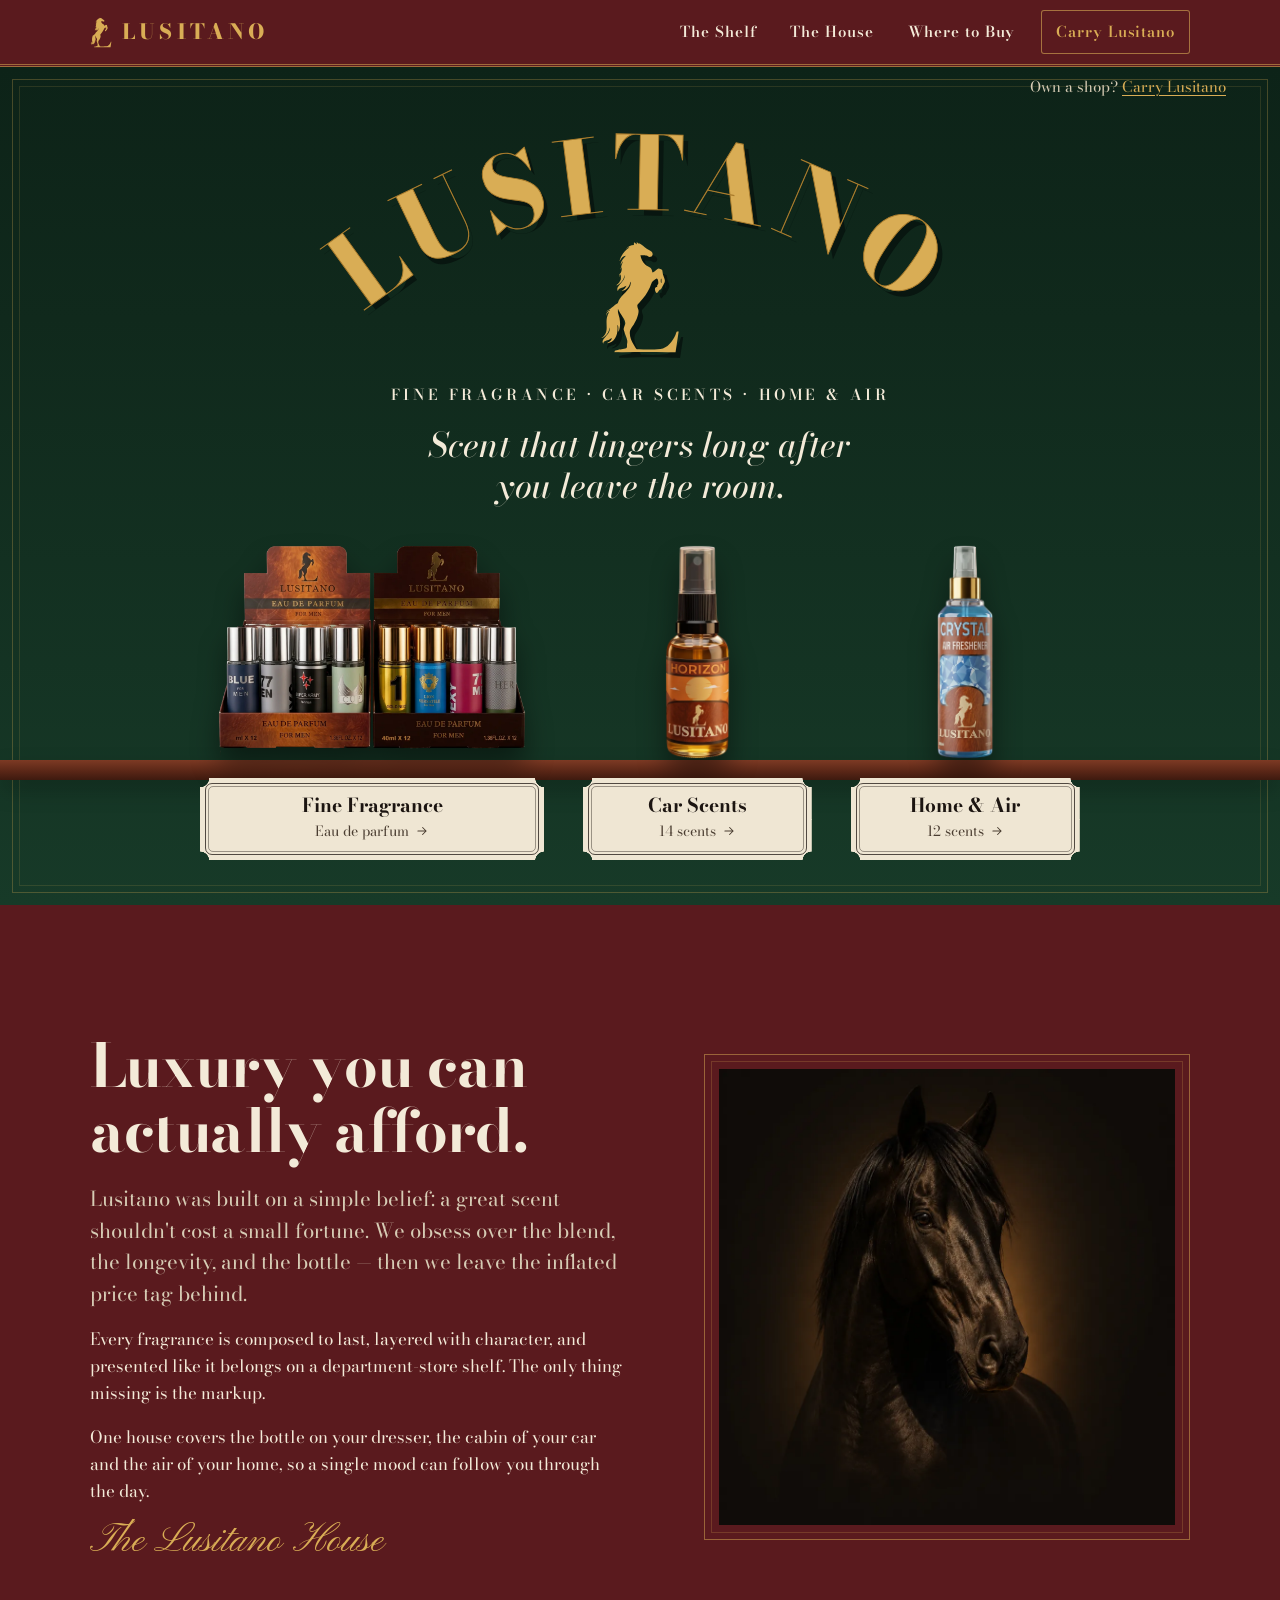
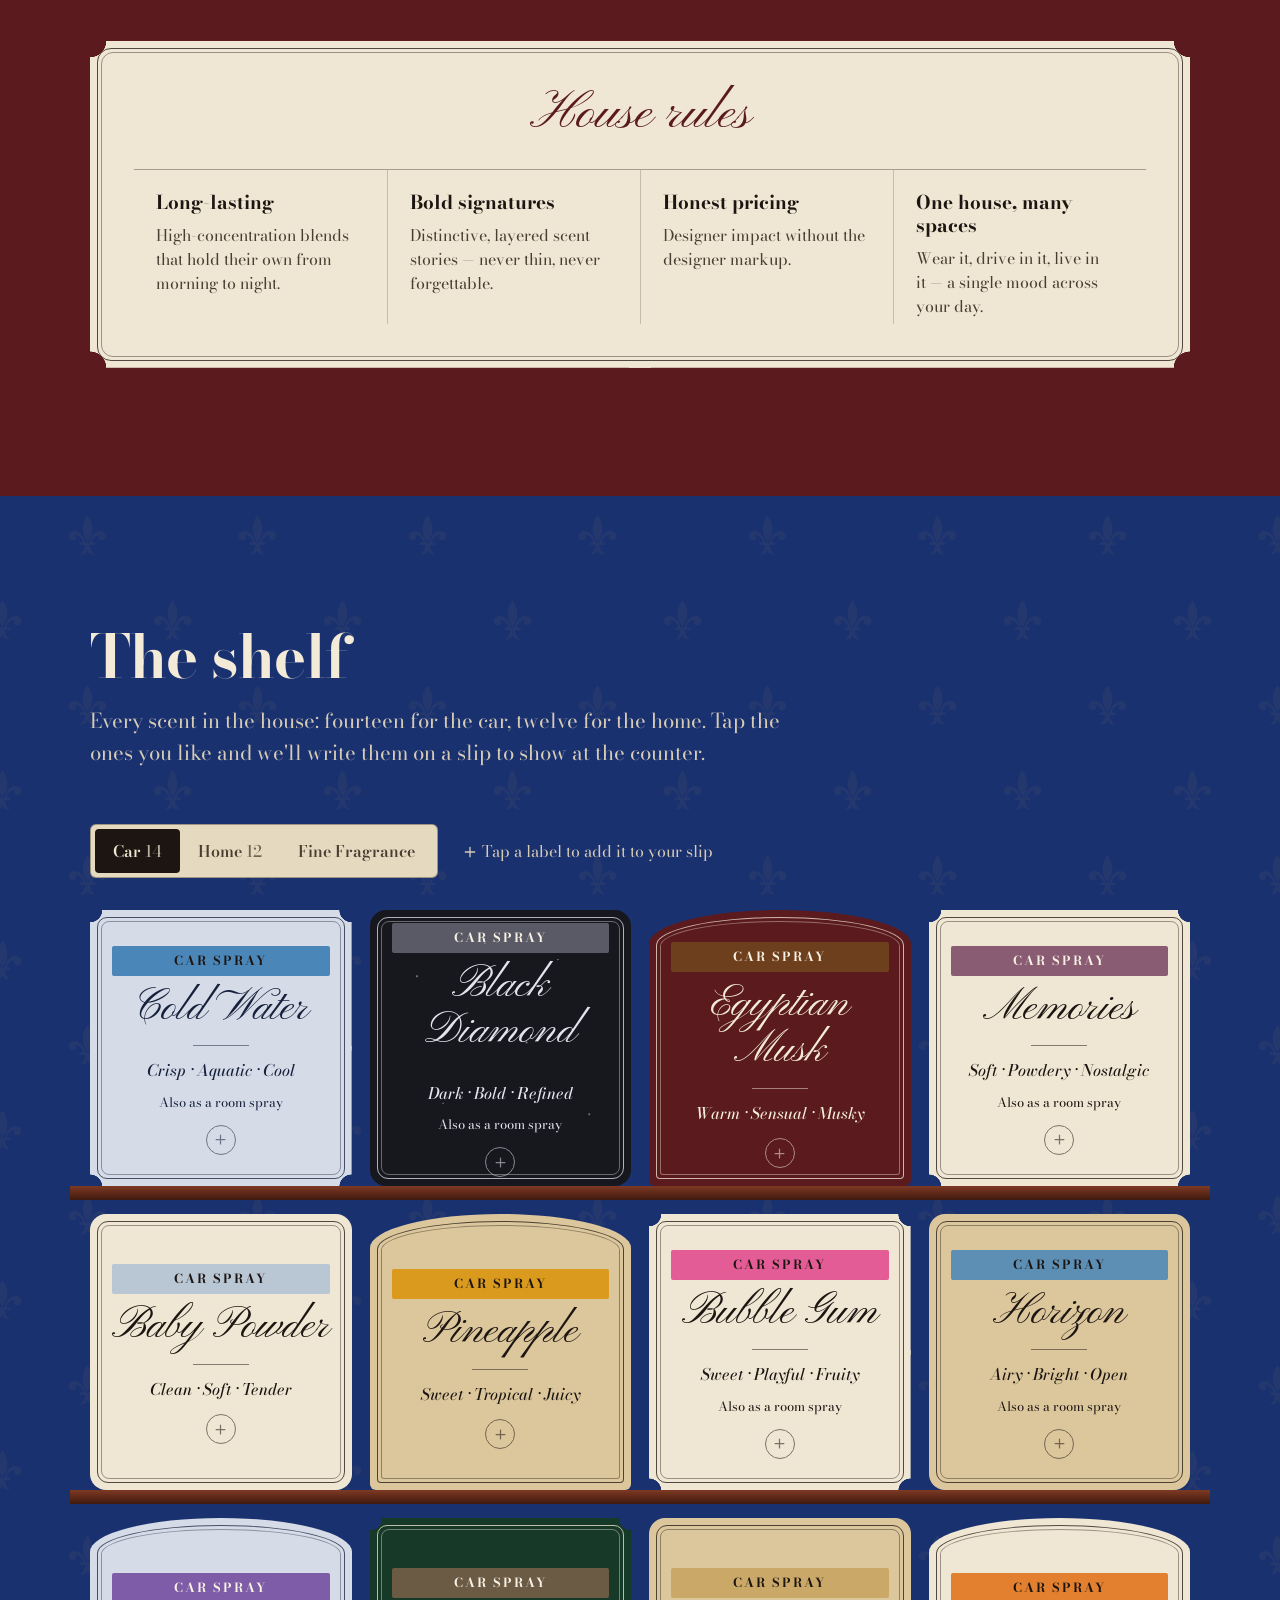
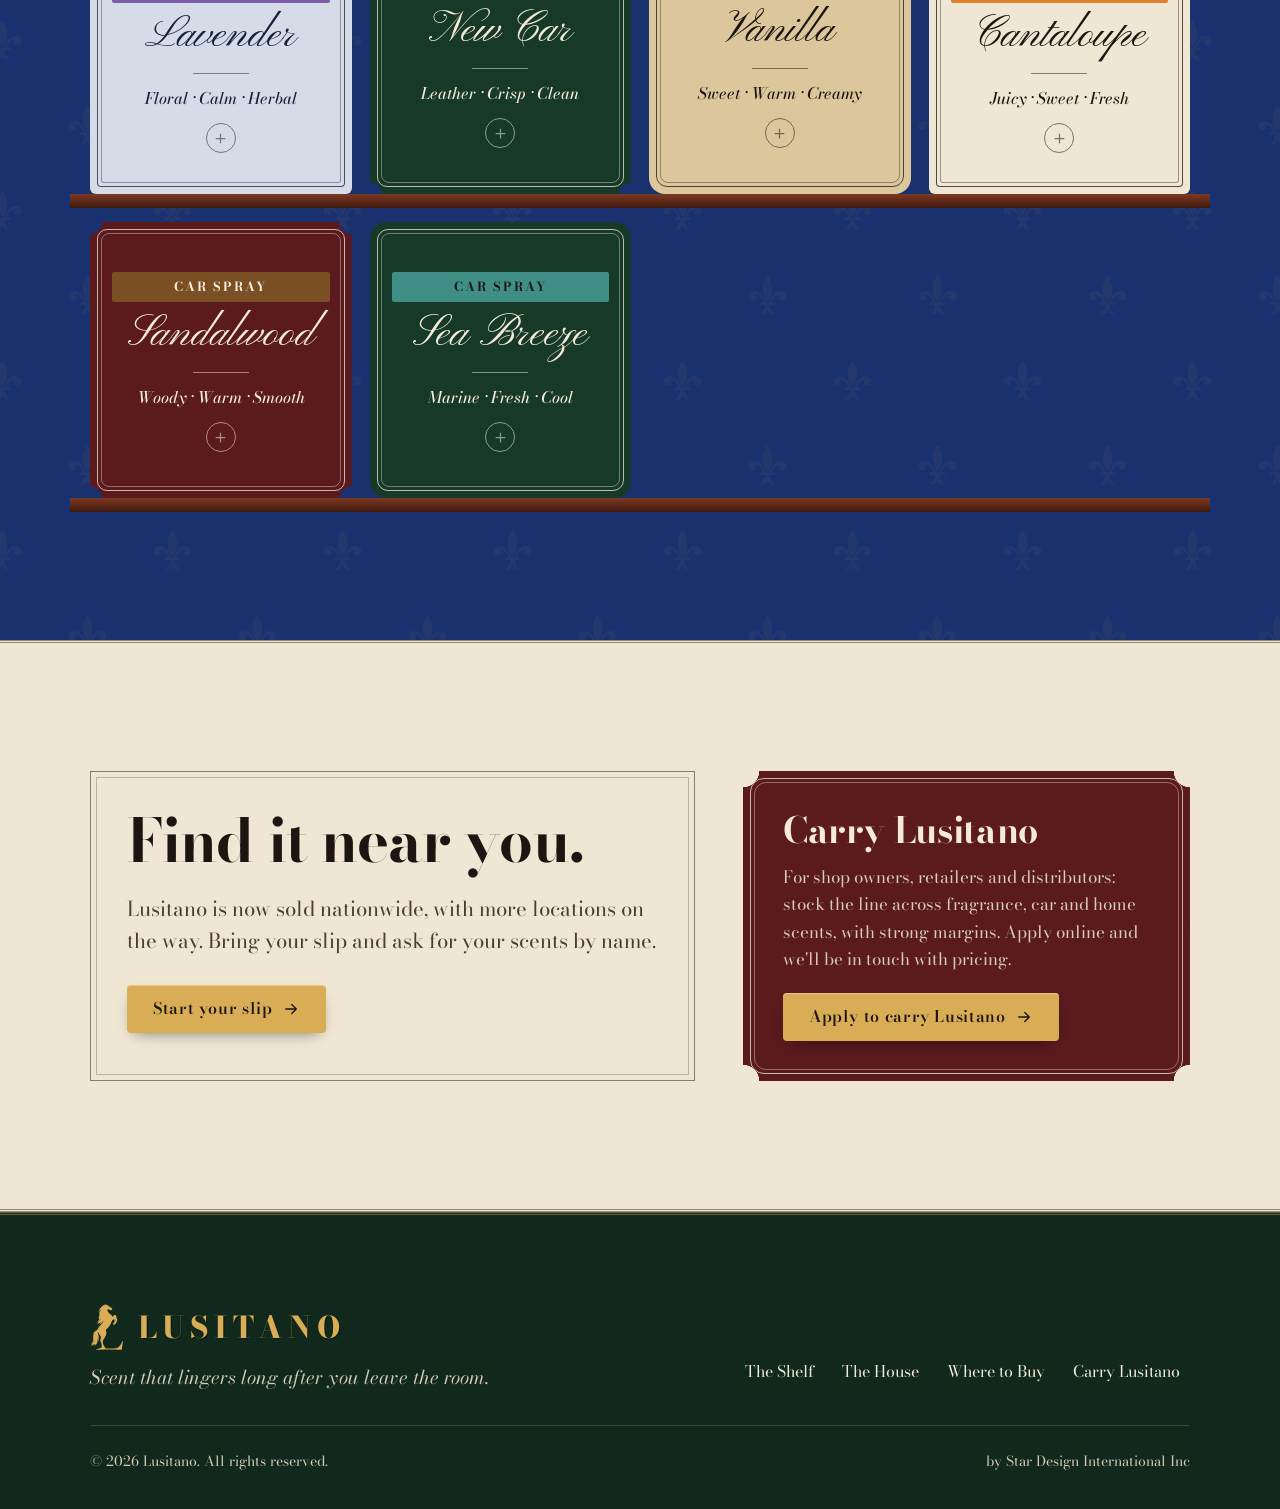
<file: index.html>
<!DOCTYPE html>
<html lang="en">
<head>
<meta charset="UTF-8">
<meta name="viewport" content="width=device-width, initial-scale=1, viewport-fit=cover">
<title>Lusitano — Signature Fragrance, Car &amp; Home Scents</title>
<meta name="description" content="Lusitano crafts bold signature fragrances, car scents, and home air fresheners. Affordable luxury, made to linger. Now available nationwide. Wholesale inquiries welcome.">
<link rel="canonical" href="https://lusitanoperfume.com/">
<meta property="og:type" content="website">
<meta property="og:url" content="https://lusitanoperfume.com/">
<meta property="og:title" content="Lusitano — Signature Fragrance, Car &amp; Home Scents">
<meta property="og:description" content="Bold signature fragrances, car scents, and home air fresheners. Affordable luxury, made to linger.">
<meta property="og:image" content="https://lusitanoperfume.com/images/og-cover.jpg">
<meta property="og:site_name" content="Lusitano">
<meta name="twitter:card" content="summary_large_image">
<meta name="theme-color" content="#5a1a1e">
<link rel="icon" type="image/svg+xml" href="favicon.svg">
<link rel="preload" href="fonts/bodoni-moda.woff2" as="font" type="font/woff2" crossorigin>
<link rel="preload" href="fonts/pinyon-script.woff2" as="font" type="font/woff2" crossorigin>
<link rel="stylesheet" href="styles.css">
<script>document.documentElement.classList.add('js')</script>
<script type="application/ld+json">
{"@context":"https://schema.org","@type":"Organization","name":"Lusitano","url":"https://lusitanoperfume.com/","logo":"https://lusitanoperfume.com/favicon.svg","description":"Signature fragrances, car scents and home air fresheners, available nationwide.","parentOrganization":{"@type":"Organization","name":"Star Design International Inc"}}
</script>
</head>
<body>
<svg width="0" height="0" aria-hidden="true" style="position:absolute"><symbol id="horseMark" viewBox="822.80 273.86 277.03 388.39"><path transform="matrix(1,0,0,-1,1033.657,418.74708)" d="M0 0C1.201 1.134-.022 4.557-.046 6.034-.064 7.209 .557 8.403 .476 9.471 .398 10.495-.183 13.814-1.399 14.179-2.278 11.052-2.428 7.162-2.112 3.906-2.052 3.285-1.524-1.439 0 0M-136.891 29.08C-139.986 26.578-139.642 21.987-140.446 18.445L-141.102 24.425-139.026 29.789-142.924 26.246C-143.793 28.637-139.394 30.169-137.981 31.943-134.559 36.237-133.401 48.391-133.351 53.903L-136.895 45.759C-137.873 44.602-137.632 46.519-137.534 47.091-136.083 55.61-133.119 64.056-129.791 71.988-130.779 72.474-132.027 70.385-132.514 69.745-134.268 67.439-136.155 64.551-136.9 61.715-138.33 61.693-137.481 64.561-137.288 65.299-134.645 75.355-126.924 84.226-119.867 91.494-130.223 90.707-134.712 83.29-139.84 75.653-140.329 74.924-141.263 73.438-141.134 75.525-135.677 93.495-123.917 108.929-108.521 119.523-112.001 120.624-115.668 115.917-118.105 114.918-118.43 114.784-119.267 114.732-119.154 115.261-112.171 122.118-103.019 127.631-92.908 127.675-92.747 130.79-93.798 134.534-91.139 136.885-90.313 135.965-83.939 129.495-82.985 130.518-82.925 132.682-84.912 135.183-82.628 136.885-82.249 136.882-78.837 133.578-77.799 133.151-76.357 132.557-75.369 133.486-73.53 132.569-66.628 129.128-57.614 120.817-50.864 116.171-46.051 112.859-37.905 109.099-34.065 106.016-28.076 101.209-27.647 90.256-36.287 87.725-43.529 85.603-45.387 90.35-51.049 91.869-51.868 92.089-56.545 92.92-57.091 92.92H-70.923C-68.465 80.56-63.466 69.158-53.907 60.637-45.95 53.543-36.231 54.13-32.067 42.755-31.111 40.144-31.303 33.623-27.852 35.294-23.158 37.567-13.559 47.299-9.385 48.098-7.511 48.457 .516 45.263 1.82 44.012 3.701 42.208 4.275 31.91 5.18 28.22 7.363 19.323 14.368 10.008 10.561 1.151 9.524-1.261-.891-21.011-1.792-21.963-3.291-23.546-5.288-23.02-6.764-24.084-8.688-25.471-13.399-35.471-16.586-34.706-22.999-27.105-26.01-13.63-12.05-13.471L-14.814-11.995C-15.298-8.266-11.255-6.116-10.675-2.44-10.122 1.063-10.903 15.739-16.534 14.75-21.405 10.792-29.211 7.593-32.045 1.906-34.67-3.363-36.52-10.244-39.103-15.862-48.423-36.137-58.015-48.339-72.706-64.542-74.571-66.599-80.219-72.617-81.007-74.68-82.925-79.702-77.867-87.707-77.313-93.287-75.945-107.074-86.086-128.672-93.327-140.391-97.694-147.458-105.059-154.511-106.206-162.978-108.585-180.535-101.967-194.192-93.478-208.758-91.739-211.743-85.344-222.736-82.99-223.802-79.966-225.172-78.668-223.95-76.281-224.131-54.271-225.799-25.232-225.597-3.191-223.434 20.078-221.149 37.891-196.936 46.949-177.104 47.981-174.845 50.598-166.263 51.425-165.265 52.589-163.862 56.354-164.818 58.173-164.573L47.539-235.506C38.214-234.933 28.82-235.156 19.488-234.821-30.666-233.02-80.594-233.455-130.832-234.821-139.929-235.068-149.08-234.578-158.173-234.791-158.18-233.418-158.07-229.872-156.996-229.06-155.746-228.115-147.07-226.283-144.828-225.791-139.087-224.532-120.156-223.027-117.393-219.177-114.724-215.457-116.672-212.888-116.347-209.649-115.633-202.549-114.176-199.91-115.938-192.204-118.104-182.731-122.839-174.828-125.287-163.958-125.801-161.674-127.503-159.038-127.644-157.035-127.945-152.763-122.881-143.649-122.178-138.494-120.282-124.579-135.505-110.38-141.268-98.367L-146.822-87.25V-97.536C-146.822-101.67-142.45-113.774-141.476-119.145-139.079-132.364-138.412-146.312-142.538-159.275L-146.105-165.983C-145.872-158.172-143.267-148.229-148.942-141.869-144.857-168.03-153.548-201.627-184.413-203.939-178.414-199.873-169.681-196.574-167.528-188.901-167.283-188.028-166.971-186.876-168.439-187.279-170.377-187.812-174.07-190.793-176.627-191.864-183.65-194.804-197.604-195.557-195.773-205.709-199.163-203.263-199.184-198.356-197.93-194.679-195.292-186.942-182.093-176.109-177.648-167.435-175.221-162.701-173.13-156.386-174.131-151.083-176.451-163.023-182.11-174.159-191.984-181.472-194.963-183.678-198.932-186.583-202.855-186.206-192.424-179.068-186.068-170.054-185.098-157.147-184.119-144.118-186.651-132.302-184.224-119.008-182.821-111.324-179.561-104.342-175.898-97.542L-182.281-101.799C-184.19-104.359-186.143-106.625-186.553-109.944-187.674-110.142-187.319-108.966-187.202-108.238-185.944-100.406-180.027-95.272-173.072-92.207-173.146-90.626-176.233-91.92-177.004-92.181L-187.25-97.539C-184.907-94.72-181.56-93.376-178.566-91.515-168.526-85.274-165.864-83.213-157.087-75.212-154.617-72.961-148.91-70.551-147.547-69.147-146.227-67.789-145.179-62.081-144.121-59.805-134.801-39.76-104.845-23.189-103.528-1.033-103.459 .124-103.474 3.232-104.964 3.541-106.215-11.239-118.604-28.037-134.763-26.95-132.235-24.834-128.973-23.696-126.31-21.578-122.402-18.469-119.978-14.685-117.744-10.283-117.321-8.978-126.841-14.196-127.682-14.532-135.18-17.53-147.221-17.884-146.464-28.372-152.52-20.537-146.658-13.724-141.837-7.47-133.97 2.732-122.74 11.674-124.13 26.239L-127.328 15.615C-130.894 7.774-136.51-.04-143.761-4.836-146.108-6.388-149.625-9.117-152.493-8.163-149.279-5.336-145.213-2.288-142.583 1.078-141.387 2.608-136.891 10.319-136.891 11.701Z" fill="currentColor"/></symbol></svg>
<a class="skip" href="#main">Skip to content</a>

<header class="fascia">
  <div class="wrap fascia-in">
    <a class="brand" href="#top" aria-label="Lusitano, home">
      <svg aria-hidden="true" viewBox="0 0 277.03 388.39"><use href="#horseMark"/></svg>
      <b>LUSITANO</b>
    </a>
    <button class="slip-btn" type="button" data-open-slip aria-label="Open your counter slip">
      <svg viewBox="0 0 24 24" fill="none" stroke="currentColor" stroke-width="1.6" stroke-linecap="round" stroke-linejoin="round" aria-hidden="true"><path d="M6 3h12v18l-2-1.5L14 21l-2-1.5L10 21l-2-1.5L6 21z"/><path d="M9 8h6M9 12h6"/></svg>
      <span class="count" data-slip-count>0</span>
    </button>
    <button class="menu-btn" type="button" aria-expanded="false" aria-controls="site-nav">
      <svg viewBox="0 0 24 24" fill="none" stroke="currentColor" stroke-width="1.8" stroke-linecap="round" aria-hidden="true"><path d="M4 7h16M4 12h16M4 17h16"/></svg>
      <span>Menu</span>
    </button>
    <nav id="site-nav" aria-label="Main">
      <button class="menu-close" type="button" aria-label="Close menu"><svg viewBox="0 0 24 24" fill="none" stroke="currentColor" stroke-width="1.8" stroke-linecap="round" aria-hidden="true"><path d="M6 6l12 12M18 6 6 18"/></svg></button>
      <a href="#shelf">The Shelf</a>
      <a href="#house">The House</a>
      <a href="#counter">Where to Buy</a>
      <a class="trade" href="wholesale.html">Carry Lusitano</a>
    </nav>
  </div>
</header>
<div class="scrim" aria-hidden="true"></div>

<main id="main">
<section class="window" id="top" aria-labelledby="sign-title">
  <div class="window-frame" aria-hidden="true"></div>
  <p class="trade-line">Own a shop? <a href="wholesale.html">Carry Lusitano</a></p>
  <div class="sign">
    <h1 id="sign-title">
      <svg viewBox="0 0 1000 340" role="img" aria-label="Lusitano">
        <defs><path id="arch" d="M70 330 A560 560 0 0 1 930 330"/><linearGradient id="glint" gradientUnits="userSpaceOnUse" x1="0" y1="0" x2="420" y2="160" gradientTransform="translate(-700 0)"><stop offset="0" stop-color="#fff6dc" stop-opacity="0"/><stop offset=".36" stop-color="#fff6dc" stop-opacity="0"/><stop offset=".5" stop-color="#fff6dc" stop-opacity=".9"/><stop offset=".64" stop-color="#fff6dc" stop-opacity="0"/><stop offset="1" stop-color="#fff6dc" stop-opacity="0"/></linearGradient></defs>
        <g class="shade-layer" fill="#081610" color="#081610" transform="translate(6 7)">
          <text font-family="Bodoni Moda, Didot, serif" font-weight="800" font-size="132" letter-spacing="10" text-anchor="middle"><textPath href="#arch" startOffset="50%">LUSITANO</textPath></text>
          <use href="#horseMark" x="446" y="168" width="108" height="152"/>
        </g>
        <g class="leaf-layer" fill="#d9ad55" color="#d9ad55" stroke="#a97b2c" stroke-width="1.2">
          <text font-family="Bodoni Moda, Didot, serif" font-weight="800" font-size="132" letter-spacing="10" text-anchor="middle"><textPath href="#arch" startOffset="50%">LUSITANO</textPath></text>
          <use href="#horseMark" x="446" y="168" width="108" height="152" stroke="none"/>
        </g>
        <g class="glint-layer" fill="url(#glint)" color="#fff6dc" aria-hidden="true">
          <text font-family="Bodoni Moda, Didot, serif" font-weight="800" font-size="132" letter-spacing="10" text-anchor="middle"><textPath href="#arch" startOffset="50%">LUSITANO</textPath></text>
        </g>
      </svg>
    </h1>
    <p class="sign-sub">Fine&nbsp;Fragrance · Car&nbsp;Scents · Home&nbsp;&amp;&nbsp;Air</p>
    <p class="sign-tag">Scent that lingers long after you leave the room.</p>
  </div>

  <div class="display">
    <div class="display-row" aria-hidden="true">
      <figure class="fr"><img src="images/fragrance.webp" width="1100" height="766" alt=""></figure>
      <figure><img src="images/car.webp" width="280" height="900" alt=""></figure>
      <figure><img src="images/home.webp" width="243" height="900" alt=""></figure>
    </div>
    <div class="ledge" aria-hidden="true"></div>
    <div class="tags">
      <a class="label tag" href="#shelf" data-tab="fragrance">
        <span class="t1">Fine Fragrance</span>
        <span class="t2">Eau de parfum <svg viewBox="0 0 24 24" fill="none" stroke="currentColor" stroke-width="1.8" stroke-linecap="round" stroke-linejoin="round" aria-hidden="true"><path d="M5 12h14M13 6l6 6-6 6"/></svg></span>
      </a>
      <a class="label tag" href="#shelf" data-tab="car">
        <span class="t1">Car Scents</span>
        <span class="t2">14 scents <svg viewBox="0 0 24 24" fill="none" stroke="currentColor" stroke-width="1.8" stroke-linecap="round" stroke-linejoin="round" aria-hidden="true"><path d="M5 12h14M13 6l6 6-6 6"/></svg></span>
      </a>
      <a class="label tag" href="#shelf" data-tab="home">
        <span class="t1">Home &amp; Air</span>
        <span class="t2">12 scents <svg viewBox="0 0 24 24" fill="none" stroke="currentColor" stroke-width="1.8" stroke-linecap="round" stroke-linejoin="round" aria-hidden="true"><path d="M5 12h14M13 6l6 6-6 6"/></svg></span>
      </a>
    </div>
  </div>
</section>

<section class="section on-oxblood" id="house" aria-labelledby="house-title">
  <div class="wrap">
    <div class="house">
      <div class="house-copy">
        <h2 id="house-title">Luxury you can actually afford.</h2>
        <p class="lede">Lusitano was built on a simple belief: a great scent shouldn't cost a small fortune. We obsess over the blend, the longevity, and the bottle — then we leave the inflated price tag behind.</p>
        <p>Every fragrance is composed to last, layered with character, and presented like it belongs on a department-store shelf. The only thing missing is the markup.</p>
        <p>One house covers the bottle on your dresser, the cabin of your car and the air of your home, so a single mood can follow you through the day.</p>
        <p class="signoff script">The Lusitano House</p>
      </div>
      <figure class="portrait">
        <img src="images/maison.webp" width="960" height="960" loading="lazy" decoding="async" alt="A dark Lusitano horse in low golden light, the animal the house is named for">
      </figure>
    </div>

    <div class="label rules">
      <h3>House rules</h3>
      <dl>
        <div><dt>Long-lasting</dt><dd>High-concentration blends that hold their own from morning to night.</dd></div>
        <div><dt>Bold signatures</dt><dd>Distinctive, layered scent stories — never thin, never forgettable.</dd></div>
        <div><dt>Honest pricing</dt><dd>Designer impact without the designer markup.</dd></div>
        <div><dt>One house, many spaces</dt><dd>Wear it, drive in it, live in it — a single mood across your day.</dd></div>
      </dl>
    </div>
  </div>
</section>

<section class="section on-cobalt" id="shelf" aria-labelledby="shelf-title">
  <div class="wrap">
    <div class="section-head">
      <h2 id="shelf-title">The shelf</h2>
      <p class="lede">Every scent in the house: fourteen for the car, twelve for the home. Tap the ones you like and we'll write them on a slip to show at the counter.</p>
    </div>
    <div class="shelf-bar">
      <div class="tabs" role="tablist" aria-label="Scent collections">
        <button role="tab" id="tab-car" aria-controls="panel-car" aria-selected="true" data-tab="car">Car<span class="n">14</span></button>
        <button role="tab" id="tab-home" aria-controls="panel-home" aria-selected="false" tabindex="-1" data-tab="home">Home<span class="n">12</span></button>
        <button role="tab" id="tab-fragrance" aria-controls="panel-fragrance" aria-selected="false" tabindex="-1" data-tab="fragrance">Fine Fragrance</button>
      </div>
      <p class="shelf-hint"><svg viewBox="0 0 24 24" fill="none" stroke="currentColor" stroke-width="2" stroke-linecap="round" aria-hidden="true"><path d="M12 5v14M5 12h14"/></svg>Tap a label to add it to your slip</p>
    </div>

    <ul class="labels" id="panel-car" role="tabpanel" aria-labelledby="tab-car">
        <li><button class="label scent" type="button" aria-pressed="false" data-scent="Cold Water" data-fmt="Car spray" style="--stock:#d6dce7;--print:#16213d;--rule-c:#16213d;--band:#4a86b8;--band-ink:#1c1511"><span class="fmt">Car spray</span><span class="nm script">Cold Water</span><span class="rl" aria-hidden="true"></span><span class="md">Crisp · Aquatic · Cool</span><span class="also">Also as a room spray</span><span class="stamp" aria-hidden="true"><svg class="pl" viewBox="0 0 24 24" fill="none" stroke="currentColor" stroke-width="2" stroke-linecap="round"><path d="M12 5v14M5 12h14"/></svg><svg class="ck" viewBox="0 0 24 24" fill="none" stroke="currentColor" stroke-width="2.4" stroke-linecap="round" stroke-linejoin="round"><path d="m5 12.5 4.5 4.5L19 7.5"/></svg></span><span class="sr-only">, add to counter slip</span></button></li>
        <li><button class="label scent" type="button" aria-pressed="false" data-scent="Black Diamond" data-fmt="Car spray" style="--stock:#17171e;--print:#e4e5ec;--rule-c:#e4e5ec;--band:#5a5a66;--band-ink:#f7f1e3"><span class="diamond-dust" aria-hidden="true"></span><span class="fmt">Car spray</span><span class="nm script">Black Diamond</span><span class="rl" aria-hidden="true"></span><span class="md">Dark · Bold · Refined</span><span class="also">Also as a room spray</span><span class="stamp" aria-hidden="true"><svg class="pl" viewBox="0 0 24 24" fill="none" stroke="currentColor" stroke-width="2" stroke-linecap="round"><path d="M12 5v14M5 12h14"/></svg><svg class="ck" viewBox="0 0 24 24" fill="none" stroke="currentColor" stroke-width="2.4" stroke-linecap="round" stroke-linejoin="round"><path d="m5 12.5 4.5 4.5L19 7.5"/></svg></span><span class="sr-only">, add to counter slip</span></button></li>
        <li><button class="label scent" type="button" aria-pressed="false" data-scent="Egyptian Musk" data-fmt="Car spray" style="--stock:#5a1a1e;--print:#f3ead8;--rule-c:#f3ead8;--band:#6e3f1c;--band-ink:#f7f1e3"><span class="fmt">Car spray</span><span class="nm script">Egyptian Musk</span><span class="rl" aria-hidden="true"></span><span class="md">Warm · Sensual · Musky</span><span class="stamp" aria-hidden="true"><svg class="pl" viewBox="0 0 24 24" fill="none" stroke="currentColor" stroke-width="2" stroke-linecap="round"><path d="M12 5v14M5 12h14"/></svg><svg class="ck" viewBox="0 0 24 24" fill="none" stroke="currentColor" stroke-width="2.4" stroke-linecap="round" stroke-linejoin="round"><path d="m5 12.5 4.5 4.5L19 7.5"/></svg></span><span class="sr-only">, add to counter slip</span></button></li>
        <li><button class="label scent" type="button" aria-pressed="false" data-scent="Memories" data-fmt="Car spray" style="--stock:#efe6d3;--print:#1c1511;--rule-c:#1c1511;--band:#8a5c74;--band-ink:#f7f1e3"><span class="fmt">Car spray</span><span class="nm script">Memories</span><span class="rl" aria-hidden="true"></span><span class="md">Soft · Powdery · Nostalgic</span><span class="also">Also as a room spray</span><span class="stamp" aria-hidden="true"><svg class="pl" viewBox="0 0 24 24" fill="none" stroke="currentColor" stroke-width="2" stroke-linecap="round"><path d="M12 5v14M5 12h14"/></svg><svg class="ck" viewBox="0 0 24 24" fill="none" stroke="currentColor" stroke-width="2.4" stroke-linecap="round" stroke-linejoin="round"><path d="m5 12.5 4.5 4.5L19 7.5"/></svg></span><span class="sr-only">, add to counter slip</span></button></li>
        <li><button class="label scent" type="button" aria-pressed="false" data-scent="Baby Powder" data-fmt="Car spray" style="--stock:#efe6d3;--print:#1c1511;--rule-c:#1c1511;--band:#b9c6d4;--band-ink:#1c1511"><span class="fmt">Car spray</span><span class="nm script">Baby Powder</span><span class="rl" aria-hidden="true"></span><span class="md">Clean · Soft · Tender</span><span class="stamp" aria-hidden="true"><svg class="pl" viewBox="0 0 24 24" fill="none" stroke="currentColor" stroke-width="2" stroke-linecap="round"><path d="M12 5v14M5 12h14"/></svg><svg class="ck" viewBox="0 0 24 24" fill="none" stroke="currentColor" stroke-width="2.4" stroke-linecap="round" stroke-linejoin="round"><path d="m5 12.5 4.5 4.5L19 7.5"/></svg></span><span class="sr-only">, add to counter slip</span></button></li>
        <li><button class="label scent" type="button" aria-pressed="false" data-scent="Pineapple" data-fmt="Car spray" style="--stock:#dcc79d;--print:#1c1511;--rule-c:#1c1511;--band:#d99a1e;--band-ink:#1c1511"><span class="fmt">Car spray</span><span class="nm script">Pineapple</span><span class="rl" aria-hidden="true"></span><span class="md">Sweet · Tropical · Juicy</span><span class="stamp" aria-hidden="true"><svg class="pl" viewBox="0 0 24 24" fill="none" stroke="currentColor" stroke-width="2" stroke-linecap="round"><path d="M12 5v14M5 12h14"/></svg><svg class="ck" viewBox="0 0 24 24" fill="none" stroke="currentColor" stroke-width="2.4" stroke-linecap="round" stroke-linejoin="round"><path d="m5 12.5 4.5 4.5L19 7.5"/></svg></span><span class="sr-only">, add to counter slip</span></button></li>
        <li><button class="label scent" type="button" aria-pressed="false" data-scent="Bubble Gum" data-fmt="Car spray" style="--stock:#efe6d3;--print:#1c1511;--rule-c:#1c1511;--band:#e35c95;--band-ink:#1c1511"><span class="fmt">Car spray</span><span class="nm script">Bubble Gum</span><span class="rl" aria-hidden="true"></span><span class="md">Sweet · Playful · Fruity</span><span class="also">Also as a room spray</span><span class="stamp" aria-hidden="true"><svg class="pl" viewBox="0 0 24 24" fill="none" stroke="currentColor" stroke-width="2" stroke-linecap="round"><path d="M12 5v14M5 12h14"/></svg><svg class="ck" viewBox="0 0 24 24" fill="none" stroke="currentColor" stroke-width="2.4" stroke-linecap="round" stroke-linejoin="round"><path d="m5 12.5 4.5 4.5L19 7.5"/></svg></span><span class="sr-only">, add to counter slip</span></button></li>
        <li><button class="label scent" type="button" aria-pressed="false" data-scent="Horizon" data-fmt="Car spray" style="--stock:#dcc79d;--print:#1c1511;--rule-c:#1c1511;--band:#5d8fb5;--band-ink:#1c1511"><span class="fmt">Car spray</span><span class="nm script">Horizon</span><span class="rl" aria-hidden="true"></span><span class="md">Airy · Bright · Open</span><span class="also">Also as a room spray</span><span class="stamp" aria-hidden="true"><svg class="pl" viewBox="0 0 24 24" fill="none" stroke="currentColor" stroke-width="2" stroke-linecap="round"><path d="M12 5v14M5 12h14"/></svg><svg class="ck" viewBox="0 0 24 24" fill="none" stroke="currentColor" stroke-width="2.4" stroke-linecap="round" stroke-linejoin="round"><path d="m5 12.5 4.5 4.5L19 7.5"/></svg></span><span class="sr-only">, add to counter slip</span></button></li>
        <li><button class="label scent" type="button" aria-pressed="false" data-scent="Lavender" data-fmt="Car spray" style="--stock:#d6dce7;--print:#16213d;--rule-c:#16213d;--band:#7e5ca8;--band-ink:#f7f1e3"><span class="fmt">Car spray</span><span class="nm script">Lavender</span><span class="rl" aria-hidden="true"></span><span class="md">Floral · Calm · Herbal</span><span class="stamp" aria-hidden="true"><svg class="pl" viewBox="0 0 24 24" fill="none" stroke="currentColor" stroke-width="2" stroke-linecap="round"><path d="M12 5v14M5 12h14"/></svg><svg class="ck" viewBox="0 0 24 24" fill="none" stroke="currentColor" stroke-width="2.4" stroke-linecap="round" stroke-linejoin="round"><path d="m5 12.5 4.5 4.5L19 7.5"/></svg></span><span class="sr-only">, add to counter slip</span></button></li>
        <li><button class="label scent" type="button" aria-pressed="false" data-scent="New Car" data-fmt="Car spray" style="--stock:#173a28;--print:#f3ead8;--rule-c:#f3ead8;--band:#6b5a44;--band-ink:#f7f1e3"><span class="fmt">Car spray</span><span class="nm script">New Car</span><span class="rl" aria-hidden="true"></span><span class="md">Leather · Crisp · Clean</span><span class="stamp" aria-hidden="true"><svg class="pl" viewBox="0 0 24 24" fill="none" stroke="currentColor" stroke-width="2" stroke-linecap="round"><path d="M12 5v14M5 12h14"/></svg><svg class="ck" viewBox="0 0 24 24" fill="none" stroke="currentColor" stroke-width="2.4" stroke-linecap="round" stroke-linejoin="round"><path d="m5 12.5 4.5 4.5L19 7.5"/></svg></span><span class="sr-only">, add to counter slip</span></button></li>
        <li><button class="label scent" type="button" aria-pressed="false" data-scent="Vanilla" data-fmt="Car spray" style="--stock:#dcc79d;--print:#1c1511;--rule-c:#1c1511;--band:#c9a868;--band-ink:#1c1511"><span class="fmt">Car spray</span><span class="nm script">Vanilla</span><span class="rl" aria-hidden="true"></span><span class="md">Sweet · Warm · Creamy</span><span class="stamp" aria-hidden="true"><svg class="pl" viewBox="0 0 24 24" fill="none" stroke="currentColor" stroke-width="2" stroke-linecap="round"><path d="M12 5v14M5 12h14"/></svg><svg class="ck" viewBox="0 0 24 24" fill="none" stroke="currentColor" stroke-width="2.4" stroke-linecap="round" stroke-linejoin="round"><path d="m5 12.5 4.5 4.5L19 7.5"/></svg></span><span class="sr-only">, add to counter slip</span></button></li>
        <li><button class="label scent" type="button" aria-pressed="false" data-scent="Cantaloupe" data-fmt="Car spray" style="--stock:#efe6d3;--print:#1c1511;--rule-c:#1c1511;--band:#e2802f;--band-ink:#1c1511"><span class="fmt">Car spray</span><span class="nm script">Cantaloupe</span><span class="rl" aria-hidden="true"></span><span class="md">Juicy · Sweet · Fresh</span><span class="stamp" aria-hidden="true"><svg class="pl" viewBox="0 0 24 24" fill="none" stroke="currentColor" stroke-width="2" stroke-linecap="round"><path d="M12 5v14M5 12h14"/></svg><svg class="ck" viewBox="0 0 24 24" fill="none" stroke="currentColor" stroke-width="2.4" stroke-linecap="round" stroke-linejoin="round"><path d="m5 12.5 4.5 4.5L19 7.5"/></svg></span><span class="sr-only">, add to counter slip</span></button></li>
        <li><button class="label scent" type="button" aria-pressed="false" data-scent="Sandalwood" data-fmt="Car spray" style="--stock:#5a1a1e;--print:#f3ead8;--rule-c:#f3ead8;--band:#7a4f24;--band-ink:#f7f1e3"><span class="fmt">Car spray</span><span class="nm script">Sandalwood</span><span class="rl" aria-hidden="true"></span><span class="md">Woody · Warm · Smooth</span><span class="stamp" aria-hidden="true"><svg class="pl" viewBox="0 0 24 24" fill="none" stroke="currentColor" stroke-width="2" stroke-linecap="round"><path d="M12 5v14M5 12h14"/></svg><svg class="ck" viewBox="0 0 24 24" fill="none" stroke="currentColor" stroke-width="2.4" stroke-linecap="round" stroke-linejoin="round"><path d="m5 12.5 4.5 4.5L19 7.5"/></svg></span><span class="sr-only">, add to counter slip</span></button></li>
        <li><button class="label scent" type="button" aria-pressed="false" data-scent="Sea Breeze" data-fmt="Car spray" style="--stock:#173a28;--print:#f3ead8;--rule-c:#f3ead8;--band:#3f8f86;--band-ink:#1c1511"><span class="fmt">Car spray</span><span class="nm script">Sea Breeze</span><span class="rl" aria-hidden="true"></span><span class="md">Marine · Fresh · Cool</span><span class="stamp" aria-hidden="true"><svg class="pl" viewBox="0 0 24 24" fill="none" stroke="currentColor" stroke-width="2" stroke-linecap="round"><path d="M12 5v14M5 12h14"/></svg><svg class="ck" viewBox="0 0 24 24" fill="none" stroke="currentColor" stroke-width="2.4" stroke-linecap="round" stroke-linejoin="round"><path d="m5 12.5 4.5 4.5L19 7.5"/></svg></span><span class="sr-only">, add to counter slip</span></button></li>
    </ul>
    <ul class="labels" id="panel-home" role="tabpanel" aria-labelledby="tab-home" hidden>
        <li><button class="label scent" type="button" aria-pressed="false" data-scent="Mango" data-fmt="Room spray" style="--stock:#dcc79d;--print:#1c1511;--rule-c:#1c1511;--band:#e88b2a;--band-ink:#1c1511"><span class="fmt">Room spray</span><span class="nm script">Mango</span><span class="rl" aria-hidden="true"></span><span class="md">Tropical · Sweet · Juicy</span><span class="stamp" aria-hidden="true"><svg class="pl" viewBox="0 0 24 24" fill="none" stroke="currentColor" stroke-width="2" stroke-linecap="round"><path d="M12 5v14M5 12h14"/></svg><svg class="ck" viewBox="0 0 24 24" fill="none" stroke="currentColor" stroke-width="2.4" stroke-linecap="round" stroke-linejoin="round"><path d="m5 12.5 4.5 4.5L19 7.5"/></svg></span><span class="sr-only">, add to counter slip</span></button></li>
        <li><button class="label scent" type="button" aria-pressed="false" data-scent="Ocean" data-fmt="Room spray" style="--stock:#d6dce7;--print:#16213d;--rule-c:#16213d;--band:#245d86;--band-ink:#f7f1e3"><span class="fmt">Room spray</span><span class="nm script">Ocean</span><span class="rl" aria-hidden="true"></span><span class="md">Marine · Cool · Clean</span><span class="stamp" aria-hidden="true"><svg class="pl" viewBox="0 0 24 24" fill="none" stroke="currentColor" stroke-width="2" stroke-linecap="round"><path d="M12 5v14M5 12h14"/></svg><svg class="ck" viewBox="0 0 24 24" fill="none" stroke="currentColor" stroke-width="2.4" stroke-linecap="round" stroke-linejoin="round"><path d="m5 12.5 4.5 4.5L19 7.5"/></svg></span><span class="sr-only">, add to counter slip</span></button></li>
        <li><button class="label scent" type="button" aria-pressed="false" data-scent="Horizon" data-fmt="Room spray" style="--stock:#dcc79d;--print:#1c1511;--rule-c:#1c1511;--band:#5d8fb5;--band-ink:#1c1511"><span class="fmt">Room spray</span><span class="nm script">Horizon</span><span class="rl" aria-hidden="true"></span><span class="md">Airy · Bright · Open</span><span class="also">Also as a car spray</span><span class="stamp" aria-hidden="true"><svg class="pl" viewBox="0 0 24 24" fill="none" stroke="currentColor" stroke-width="2" stroke-linecap="round"><path d="M12 5v14M5 12h14"/></svg><svg class="ck" viewBox="0 0 24 24" fill="none" stroke="currentColor" stroke-width="2.4" stroke-linecap="round" stroke-linejoin="round"><path d="m5 12.5 4.5 4.5L19 7.5"/></svg></span><span class="sr-only">, add to counter slip</span></button></li>
        <li><button class="label scent" type="button" aria-pressed="false" data-scent="Bubble Gum" data-fmt="Room spray" style="--stock:#efe6d3;--print:#1c1511;--rule-c:#1c1511;--band:#e35c95;--band-ink:#1c1511"><span class="fmt">Room spray</span><span class="nm script">Bubble Gum</span><span class="rl" aria-hidden="true"></span><span class="md">Sweet · Playful · Fruity</span><span class="also">Also as a car spray</span><span class="stamp" aria-hidden="true"><svg class="pl" viewBox="0 0 24 24" fill="none" stroke="currentColor" stroke-width="2" stroke-linecap="round"><path d="M12 5v14M5 12h14"/></svg><svg class="ck" viewBox="0 0 24 24" fill="none" stroke="currentColor" stroke-width="2.4" stroke-linecap="round" stroke-linejoin="round"><path d="m5 12.5 4.5 4.5L19 7.5"/></svg></span><span class="sr-only">, add to counter slip</span></button></li>
        <li><button class="label scent" type="button" aria-pressed="false" data-scent="Memories" data-fmt="Room spray" style="--stock:#efe6d3;--print:#1c1511;--rule-c:#1c1511;--band:#8a5c74;--band-ink:#f7f1e3"><span class="fmt">Room spray</span><span class="nm script">Memories</span><span class="rl" aria-hidden="true"></span><span class="md">Soft · Powdery · Nostalgic</span><span class="also">Also as a car spray</span><span class="stamp" aria-hidden="true"><svg class="pl" viewBox="0 0 24 24" fill="none" stroke="currentColor" stroke-width="2" stroke-linecap="round"><path d="M12 5v14M5 12h14"/></svg><svg class="ck" viewBox="0 0 24 24" fill="none" stroke="currentColor" stroke-width="2.4" stroke-linecap="round" stroke-linejoin="round"><path d="m5 12.5 4.5 4.5L19 7.5"/></svg></span><span class="sr-only">, add to counter slip</span></button></li>
        <li><button class="label scent" type="button" aria-pressed="false" data-scent="Crystal" data-fmt="Room spray" style="--stock:#d6dce7;--print:#16213d;--rule-c:#16213d;--band:#9fc4dd;--band-ink:#1c1511"><span class="fmt">Room spray</span><span class="nm script">Crystal</span><span class="rl" aria-hidden="true"></span><span class="md">Clean · Crisp · Pure</span><span class="stamp" aria-hidden="true"><svg class="pl" viewBox="0 0 24 24" fill="none" stroke="currentColor" stroke-width="2" stroke-linecap="round"><path d="M12 5v14M5 12h14"/></svg><svg class="ck" viewBox="0 0 24 24" fill="none" stroke="currentColor" stroke-width="2.4" stroke-linecap="round" stroke-linejoin="round"><path d="m5 12.5 4.5 4.5L19 7.5"/></svg></span><span class="sr-only">, add to counter slip</span></button></li>
        <li><button class="label scent" type="button" aria-pressed="false" data-scent="Candy" data-fmt="Room spray" style="--stock:#efe6d3;--print:#1c1511;--rule-c:#1c1511;--band:#b8283b;--band-ink:#f7f1e3"><span class="fmt">Room spray</span><span class="nm script">Candy</span><span class="rl" aria-hidden="true"></span><span class="md">Sweet · Strawberry · Playful</span><span class="stamp" aria-hidden="true"><svg class="pl" viewBox="0 0 24 24" fill="none" stroke="currentColor" stroke-width="2" stroke-linecap="round"><path d="M12 5v14M5 12h14"/></svg><svg class="ck" viewBox="0 0 24 24" fill="none" stroke="currentColor" stroke-width="2.4" stroke-linecap="round" stroke-linejoin="round"><path d="m5 12.5 4.5 4.5L19 7.5"/></svg></span><span class="sr-only">, add to counter slip</span></button></li>
        <li><button class="label scent" type="button" aria-pressed="false" data-scent="Midnight" data-fmt="Room spray" style="--stock:#17171e;--print:#e4e5ec;--rule-c:#e4e5ec;--band:#5b3a86;--band-ink:#f7f1e3"><span class="fmt">Room spray</span><span class="nm script">Midnight</span><span class="rl" aria-hidden="true"></span><span class="md">Dark · Rich · Mysterious</span><span class="stamp" aria-hidden="true"><svg class="pl" viewBox="0 0 24 24" fill="none" stroke="currentColor" stroke-width="2" stroke-linecap="round"><path d="M12 5v14M5 12h14"/></svg><svg class="ck" viewBox="0 0 24 24" fill="none" stroke="currentColor" stroke-width="2.4" stroke-linecap="round" stroke-linejoin="round"><path d="m5 12.5 4.5 4.5L19 7.5"/></svg></span><span class="sr-only">, add to counter slip</span></button></li>
        <li><button class="label scent" type="button" aria-pressed="false" data-scent="Peach" data-fmt="Room spray" style="--stock:#efe6d3;--print:#1c1511;--rule-c:#1c1511;--band:#f2a07e;--band-ink:#1c1511"><span class="fmt">Room spray</span><span class="nm script">Peach</span><span class="rl" aria-hidden="true"></span><span class="md">Juicy · Soft · Sweet</span><span class="stamp" aria-hidden="true"><svg class="pl" viewBox="0 0 24 24" fill="none" stroke="currentColor" stroke-width="2" stroke-linecap="round"><path d="M12 5v14M5 12h14"/></svg><svg class="ck" viewBox="0 0 24 24" fill="none" stroke="currentColor" stroke-width="2.4" stroke-linecap="round" stroke-linejoin="round"><path d="m5 12.5 4.5 4.5L19 7.5"/></svg></span><span class="sr-only">, add to counter slip</span></button></li>
        <li><button class="label scent" type="button" aria-pressed="false" data-scent="Mist" data-fmt="Room spray" style="--stock:#a9aeb6;--print:#1c1511;--rule-c:#1c1511;--band:#f6f6f4;--band-ink:#1c1511"><span class="fmt">Room spray</span><span class="nm script">Mist</span><span class="rl" aria-hidden="true"></span><span class="md">Clean · Airy · Light</span><span class="stamp" aria-hidden="true"><svg class="pl" viewBox="0 0 24 24" fill="none" stroke="currentColor" stroke-width="2" stroke-linecap="round"><path d="M12 5v14M5 12h14"/></svg><svg class="ck" viewBox="0 0 24 24" fill="none" stroke="currentColor" stroke-width="2.4" stroke-linecap="round" stroke-linejoin="round"><path d="m5 12.5 4.5 4.5L19 7.5"/></svg></span><span class="sr-only">, add to counter slip</span></button></li>
        <li><button class="label scent" type="button" aria-pressed="false" data-scent="Cold Water" data-fmt="Room spray" style="--stock:#d6dce7;--print:#16213d;--rule-c:#16213d;--band:#4a86b8;--band-ink:#1c1511"><span class="fmt">Room spray</span><span class="nm script">Cold Water</span><span class="rl" aria-hidden="true"></span><span class="md">Crisp · Aquatic · Cool</span><span class="also">Also as a car spray</span><span class="stamp" aria-hidden="true"><svg class="pl" viewBox="0 0 24 24" fill="none" stroke="currentColor" stroke-width="2" stroke-linecap="round"><path d="M12 5v14M5 12h14"/></svg><svg class="ck" viewBox="0 0 24 24" fill="none" stroke="currentColor" stroke-width="2.4" stroke-linecap="round" stroke-linejoin="round"><path d="m5 12.5 4.5 4.5L19 7.5"/></svg></span><span class="sr-only">, add to counter slip</span></button></li>
        <li><button class="label scent" type="button" aria-pressed="false" data-scent="Black Diamond" data-fmt="Room spray" style="--stock:#17171e;--print:#e4e5ec;--rule-c:#e4e5ec;--band:#5a5a66;--band-ink:#f7f1e3"><span class="diamond-dust" aria-hidden="true"></span><span class="fmt">Room spray</span><span class="nm script">Black Diamond</span><span class="rl" aria-hidden="true"></span><span class="md">Dark · Bold · Refined</span><span class="also">Also as a car spray</span><span class="stamp" aria-hidden="true"><svg class="pl" viewBox="0 0 24 24" fill="none" stroke="currentColor" stroke-width="2" stroke-linecap="round"><path d="M12 5v14M5 12h14"/></svg><svg class="ck" viewBox="0 0 24 24" fill="none" stroke="currentColor" stroke-width="2.4" stroke-linecap="round" stroke-linejoin="round"><path d="m5 12.5 4.5 4.5L19 7.5"/></svg></span><span class="sr-only">, add to counter slip</span></button></li>
    </ul>
    <div class="label fragrance-note" id="panel-fragrance" role="tabpanel" aria-labelledby="tab-fragrance" hidden>
      <img src="images/fragrance.webp" width="1100" height="766" loading="lazy" decoding="async" alt="Two Lusitano eau de parfum display boxes, each holding a row of bottles">
      <div>
        <h3>Fine Fragrance</h3>
        <p>Long-wearing eau de parfum in bold, layered signatures — designed to be noticed, priced to be yours.</p>
        <p>The fragrance line is sold in store. Ask at the counter to try the bottles on display.</p>
      </div>
    </div>
  </div>
</section>

<section class="section on-paper" id="counter" aria-labelledby="counter-title">
  <div class="wrap counter">
    <div class="counter-main">
      <h2 id="counter-title">Find it near you.</h2>
      <p class="lede">Lusitano is now sold nationwide, with more locations on the way. Bring your slip and ask for your scents by name.</p>
      <a class="btn btn-leaf" href="#shelf" data-start-slip>
        <span data-slip-cta>Start your slip</span>
        <svg viewBox="0 0 24 24" fill="none" stroke="currentColor" stroke-width="1.8" stroke-linecap="round" stroke-linejoin="round" aria-hidden="true"><path d="M5 12h14M13 6l6 6-6 6"/></svg>
      </a>
    </div>
    <div class="label trade-card">
      <h3>Carry Lusitano</h3>
      <p>For shop owners, retailers and distributors: stock the line across fragrance, car and home scents, with strong margins. Apply online and we'll be in touch with pricing.</p>
      <a class="btn btn-leaf" href="wholesale.html">Apply to carry Lusitano
        <svg viewBox="0 0 24 24" fill="none" stroke="currentColor" stroke-width="1.8" stroke-linecap="round" stroke-linejoin="round" aria-hidden="true"><path d="M5 12h14M13 6l6 6-6 6"/></svg>
      </a>
    </div>
  </div>
</section>
</main>

<aside class="slip" aria-labelledby="slip-title" data-slip>
  <div class="slip-paper">
    <div class="slip-head">
      <h2 id="slip-title"><span class="script">Counter slip</span><span data-slip-summary>0 scents</span></h2>
      <button class="slip-toggle" type="button" aria-expanded="true" aria-label="Collapse slip"><svg viewBox="0 0 24 24" fill="none" stroke="currentColor" stroke-width="1.8" stroke-linecap="round" stroke-linejoin="round" aria-hidden="true"><path d="m6 9 6 6 6-6"/></svg></button>
    </div>
    <div class="slip-body">
      <ol data-slip-list></ol>
      <p class="slip-note">Show this at any shop that carries Lusitano and ask for these by name.</p>
      <div class="slip-actions">
        <button class="btn btn-ink" type="button" data-slip-share>Share list</button>
        <button class="btn btn-line" type="button" data-slip-clear>Clear</button>
      </div>
      <p class="slip-status" role="status" aria-live="polite"></p>
    </div>
  </div>
</aside>

<footer class="foot">
  <div class="wrap foot-in">
    <div>
      <div class="foot-mark"><svg aria-hidden="true" viewBox="0 0 277.03 388.39"><use href="#horseMark"/></svg><b class="gilt">LUSITANO</b></div>
      <p class="foot-tag">Scent that lingers long after you leave the room.</p>
    </div>
    <nav aria-label="Footer">
      <a href="#shelf">The Shelf</a>
      <a href="#house">The House</a>
      <a href="#counter">Where to Buy</a>
      <a href="wholesale.html">Carry Lusitano</a>
    </nav>
    <div class="foot-legal">
      <span>© <span data-year>2026</span> Lusitano. All rights reserved.</span>
      <span>by Star Design International Inc</span>
    </div>
  </div>
</footer>
<script src="script.js" defer></script>
</body>
</html>
</file>
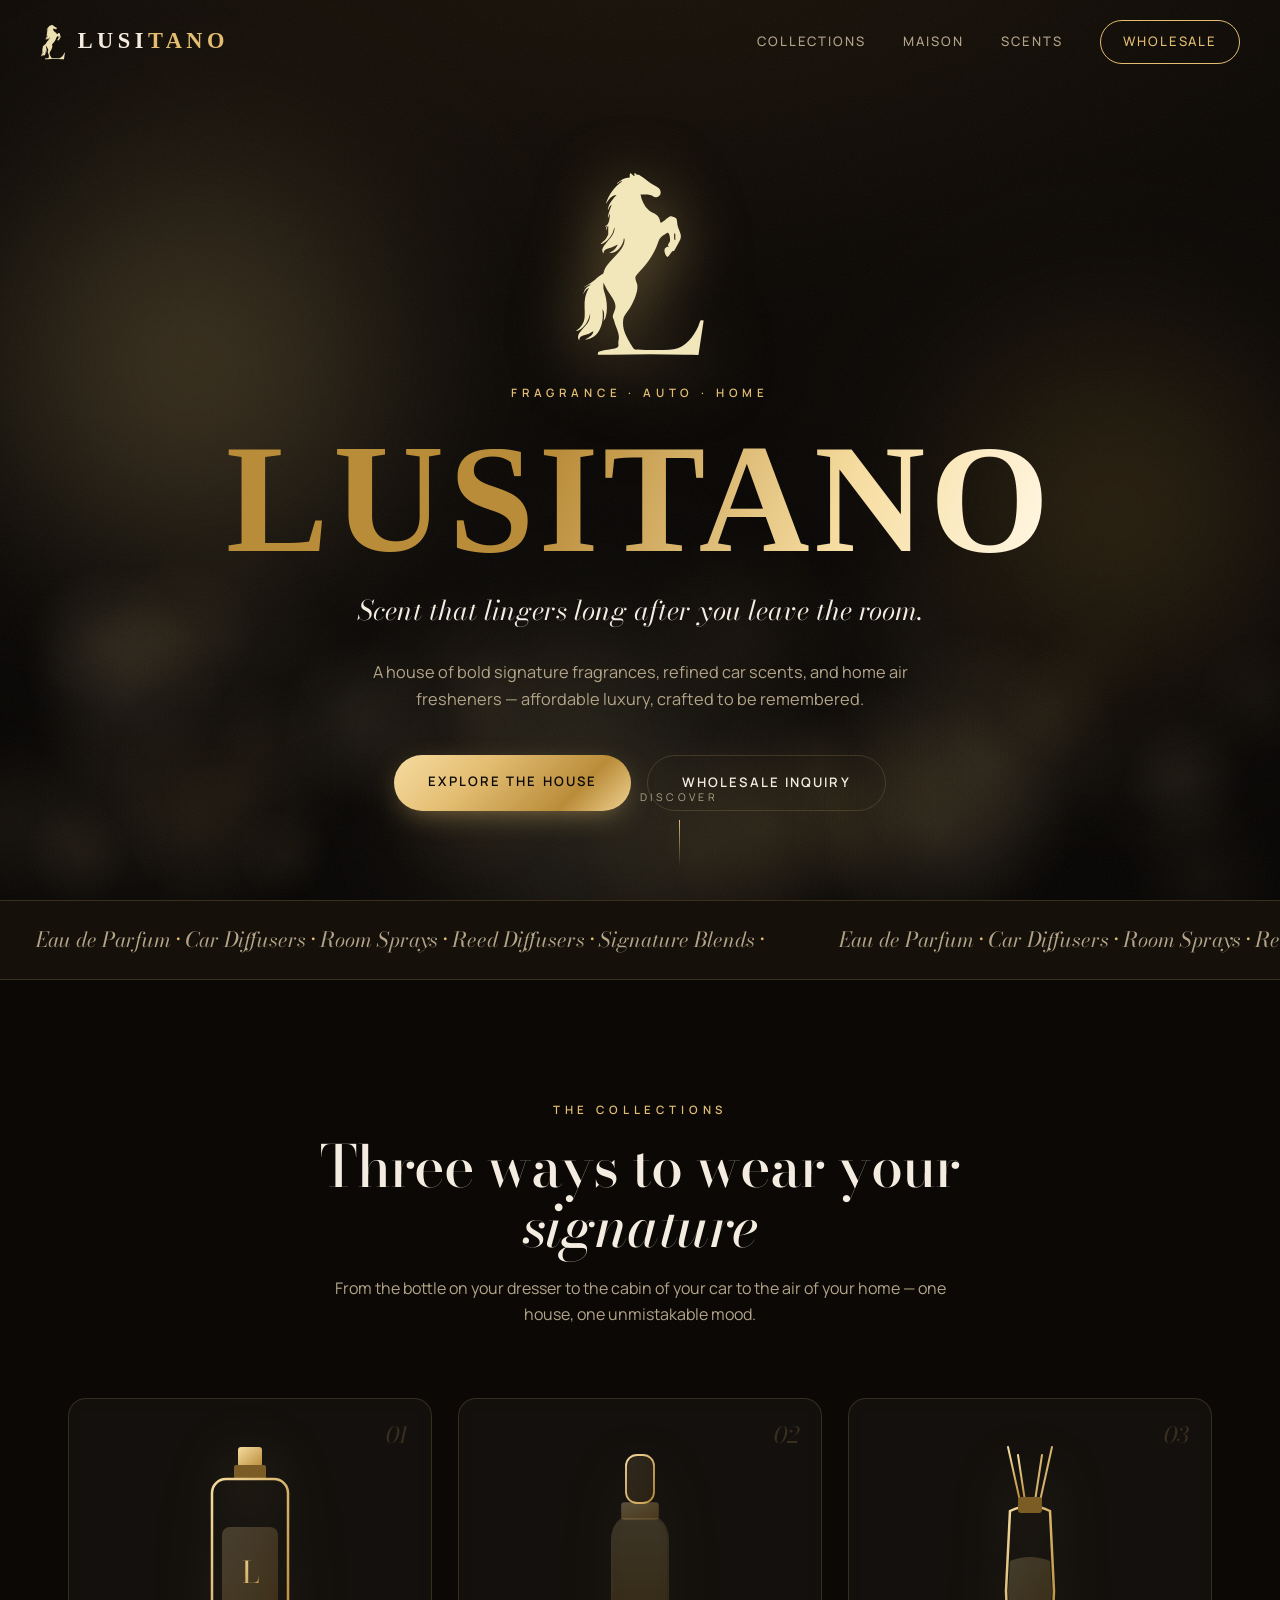
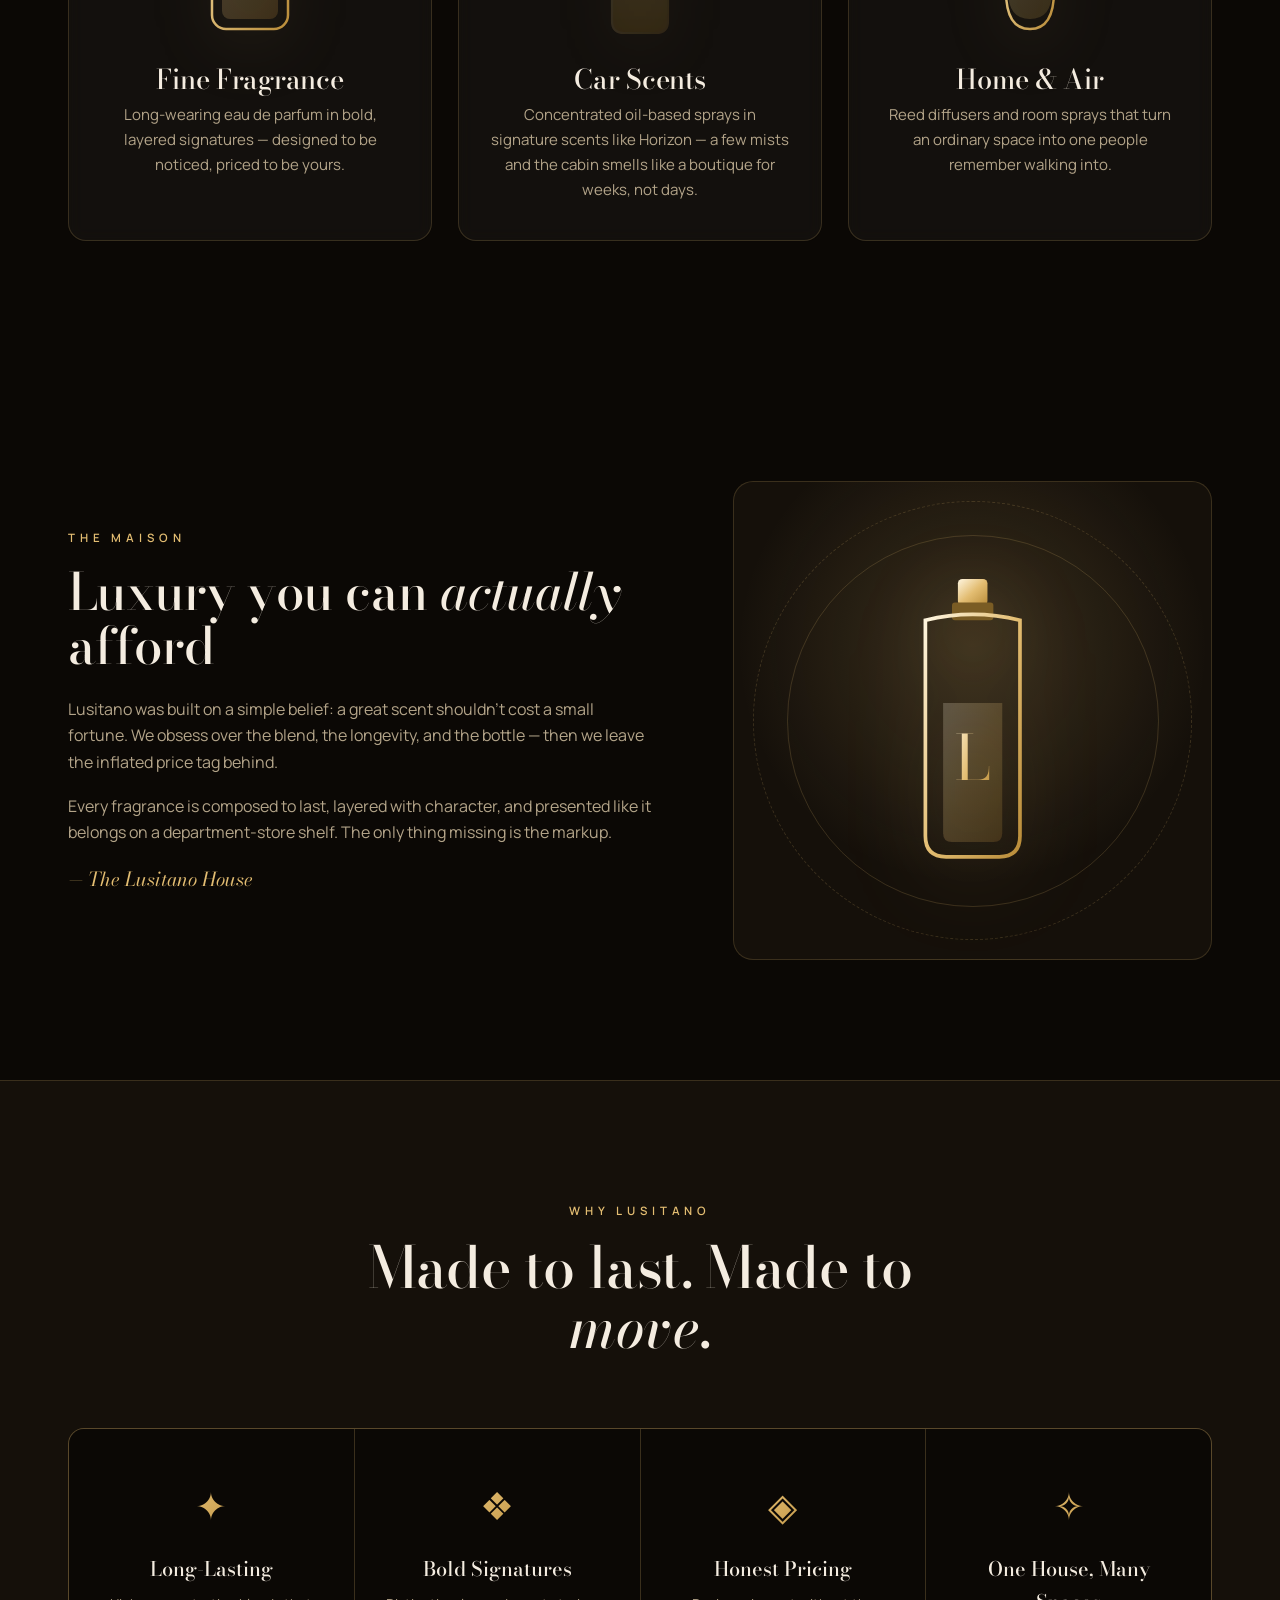
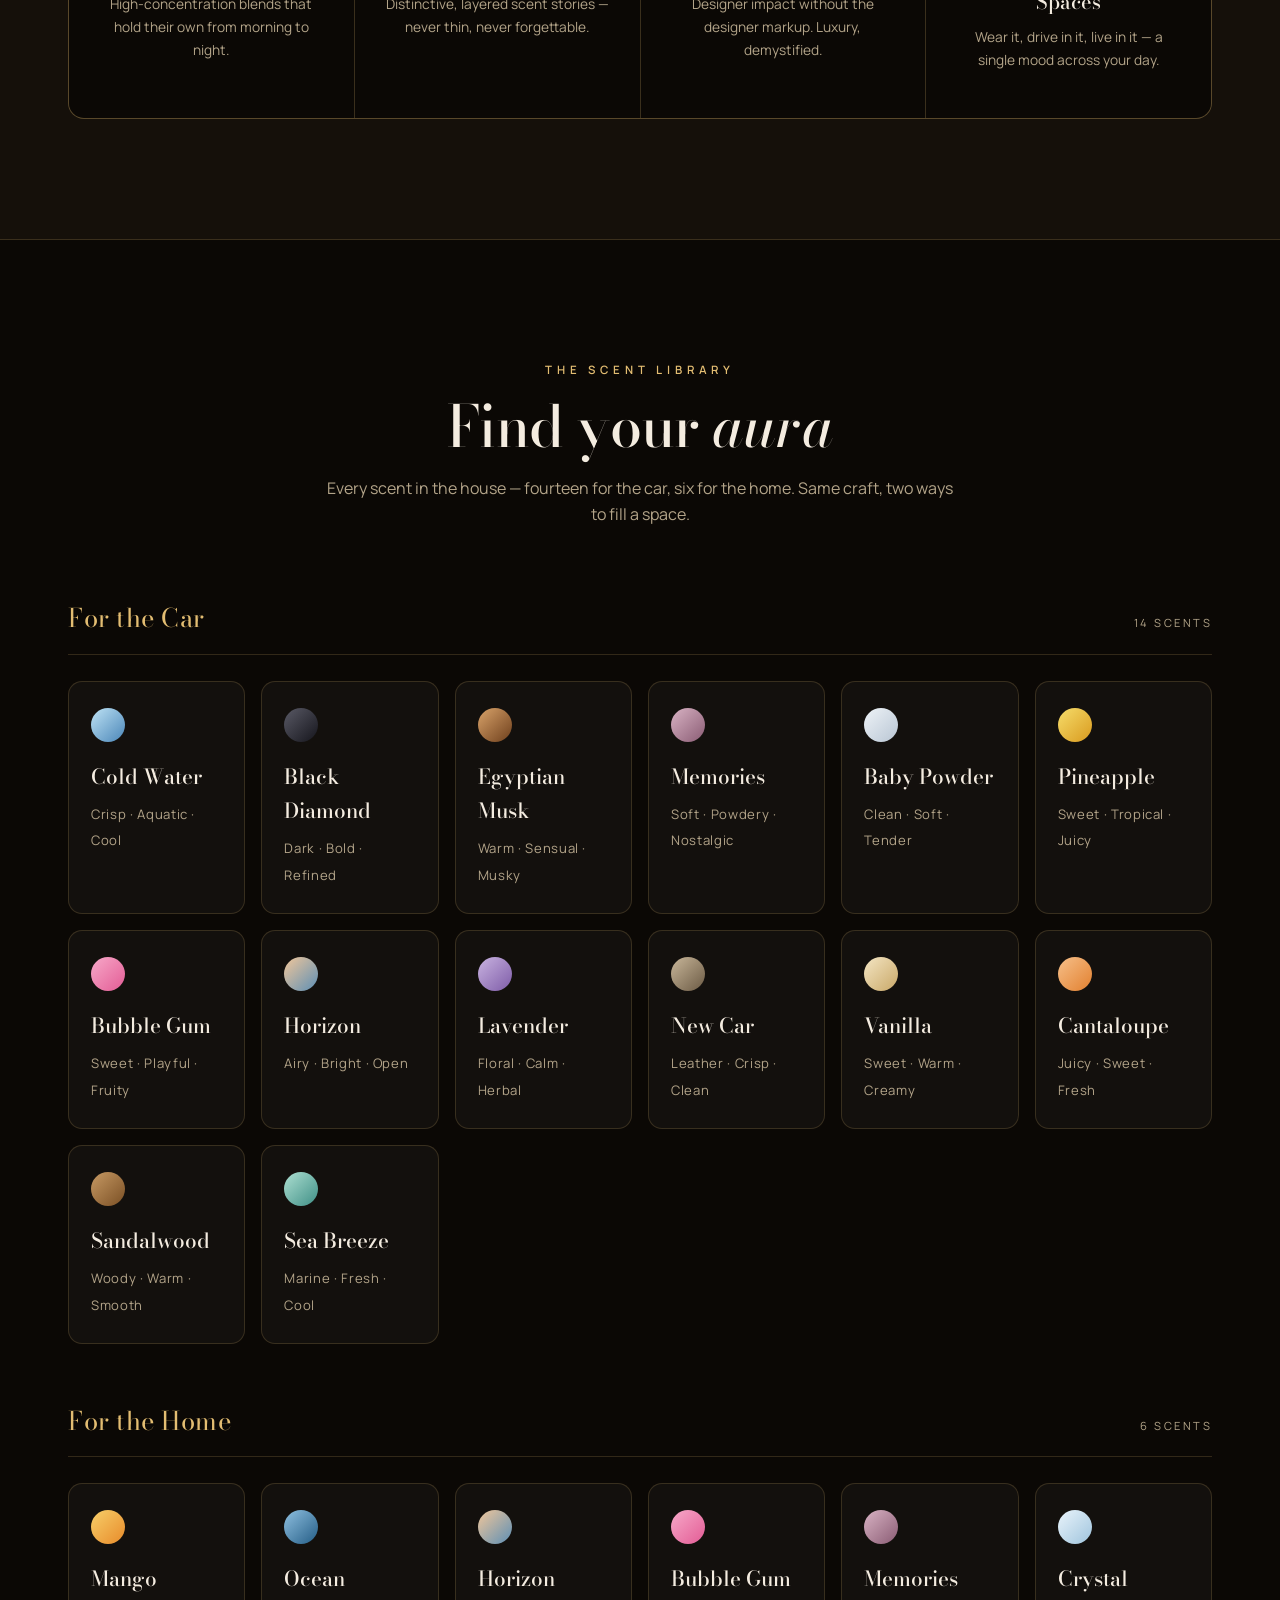
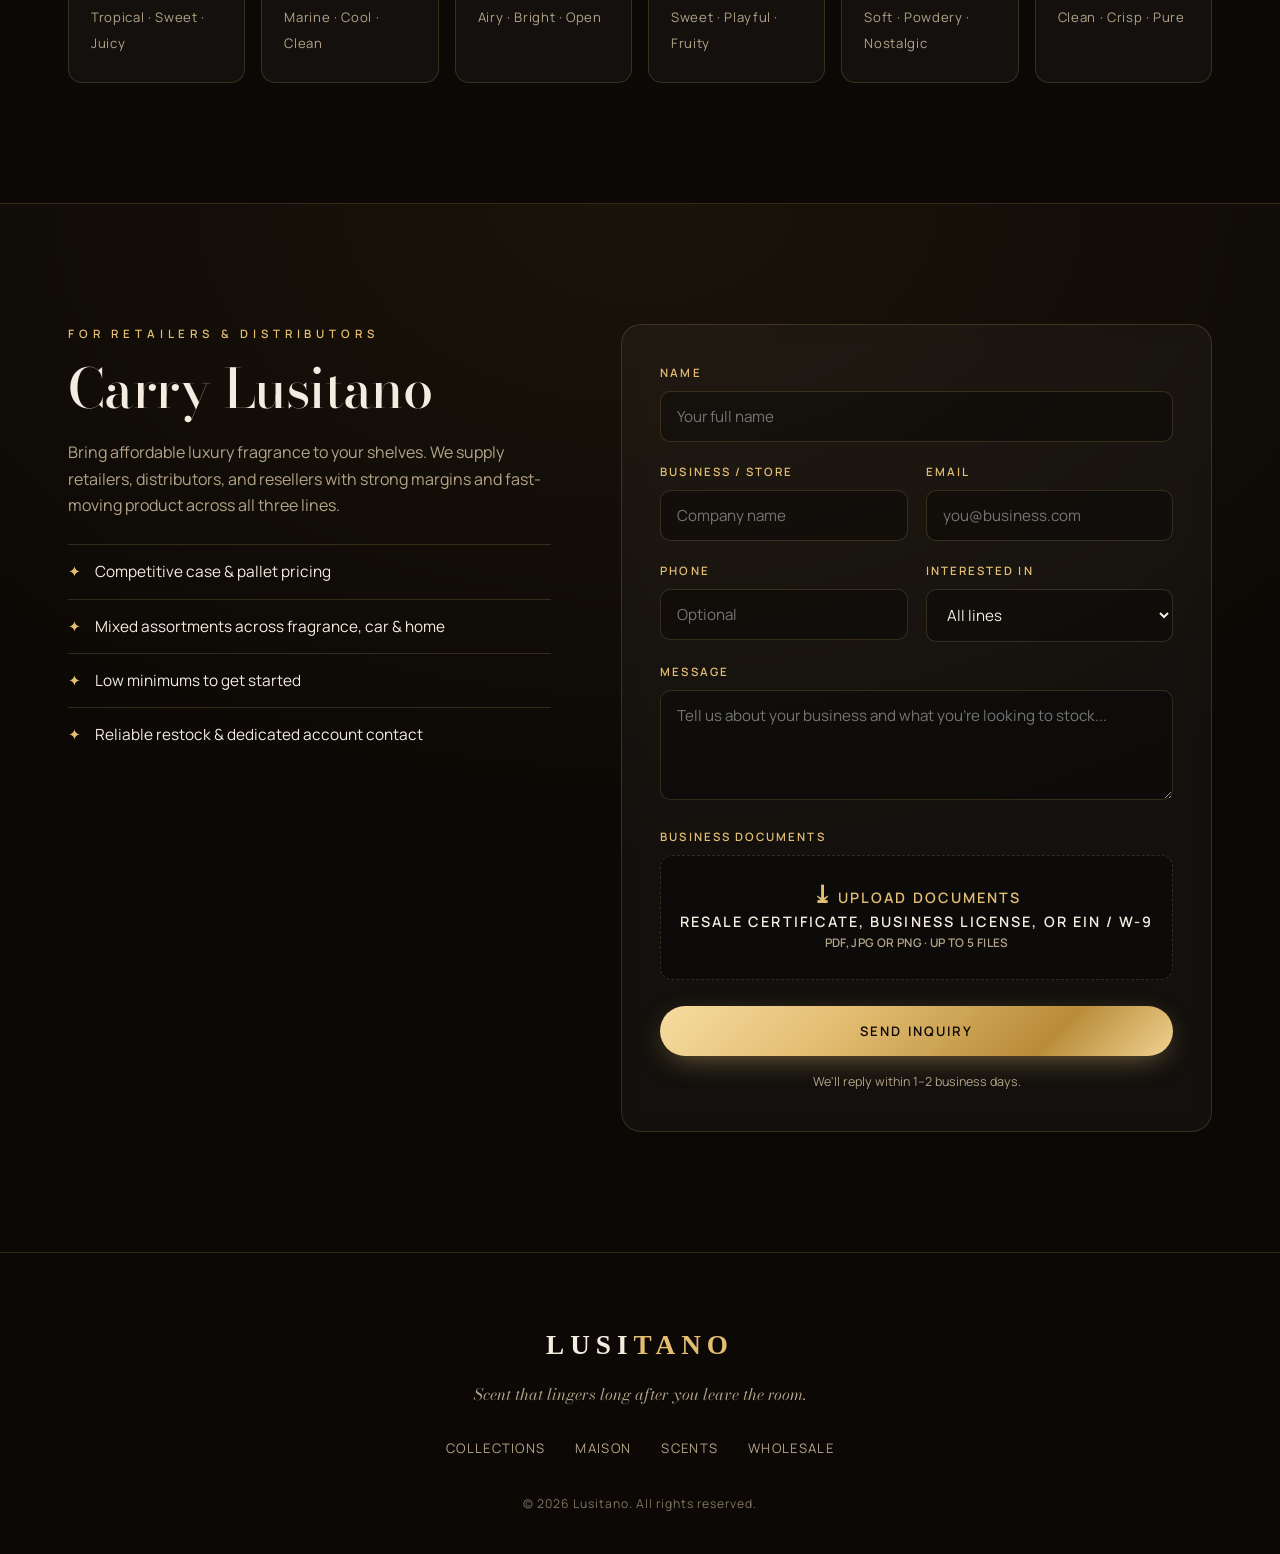
<file: index (16).html>
<!DOCTYPE html>
<html lang="en">
<head>
<meta charset="UTF-8">
<meta name="viewport" content="width=device-width, initial-scale=1.0">
<title>Lusitano — Signature Fragrance, Car &amp; Home Scents</title>
<meta name="description" content="Lusitano crafts bold signature fragrances, car scents, and home air fresheners. Affordable luxury, made to linger. Wholesale inquiries welcome.">

<!-- Open Graph -->
<meta property="og:type" content="website">
<meta property="og:title" content="Lusitano — Signature Fragrance, Car &amp; Home Scents">
<meta property="og:description" content="Bold signature fragrances, car scents, and home air fresheners. Affordable luxury, made to linger.">
<meta property="og:site_name" content="Lusitano">
<meta name="theme-color" content="#0b0805">
<link rel="icon" type="image/svg+xml" href="favicon.svg">

<link rel="preconnect" href="https://fonts.googleapis.com">
<link rel="preconnect" href="https://fonts.gstatic.com" crossorigin>
<link href="https://fonts.googleapis.com/css2?family=Bodoni+Moda:ital,opsz,wght@0,6..96,400;0,6..96,500;0,6..96,600;0,6..96,700;0,6..96,900;1,6..96,400;1,6..96,500&family=Tinos:wght@400;700&family=Manrope:wght@300;400;500;600;700&display=swap" rel="stylesheet">

<style>
:root{
  --bg:#0b0805;
  --bg-2:#15100a;
  --ink:#f4ece0;
  --muted:#b3a489;
  --gold:#e3bd72;
  --gold-bright:#f6dca0;
  --logo:#ecdfb0;
  --gold-deep:#b98c39;
  --line:rgba(227,189,114,.18);
  --glass:rgba(255,255,255,.035);
  --grad-gold:linear-gradient(135deg,#f6dca0 0%,#e3bd72 35%,#b98c39 75%,#f0d291 100%);
  --serif:"Bodoni Moda",serif;
  --wordmark:"Times New Roman","Tinos",Times,serif;
  --sans:"Manrope",system-ui,sans-serif;
}
*{margin:0;padding:0;box-sizing:border-box}
html{scroll-behavior:smooth}
body{
  background:var(--bg);
  color:var(--ink);
  font-family:var(--sans);
  font-weight:400;
  line-height:1.65;
  overflow-x:hidden;
  -webkit-font-smoothing:antialiased;
}

/* ---- Atmospheric background ---- */
.atmosphere{position:fixed;inset:0;z-index:-3;overflow:hidden;background:radial-gradient(120% 80% at 50% -10%,#1c140a 0%,#0b0805 55%,#070504 100%)}
.mist{position:absolute;border-radius:50%;filter:blur(70px);opacity:.5;mix-blend-mode:screen;animation:drift 24s ease-in-out infinite}
.mist.a{width:46vw;height:46vw;left:-8vw;top:8vh;background:radial-gradient(circle,rgba(227,189,114,.55),transparent 70%)}
.mist.b{width:38vw;height:38vw;right:-6vw;top:30vh;background:radial-gradient(circle,rgba(185,140,57,.5),transparent 70%);animation-duration:30s;animation-delay:-6s}
.mist.c{width:32vw;height:32vw;left:30vw;bottom:-10vh;background:radial-gradient(circle,rgba(246,220,160,.4),transparent 70%);animation-duration:34s;animation-delay:-12s}
@keyframes drift{
  0%,100%{transform:translate(0,0) scale(1)}
  33%{transform:translate(6vw,-5vh) scale(1.12)}
  66%{transform:translate(-5vw,4vh) scale(.95)}
}
/* grain */
.mist-canvas{position:fixed;inset:0;z-index:-1;pointer-events:none}
.grain{position:fixed;inset:0;z-index:-2;pointer-events:none;opacity:.05;
  background-image:url("data:image/svg+xml,%3Csvg xmlns='http://www.w3.org/2000/svg' width='160' height='160'%3E%3Cfilter id='n'%3E%3CfeTurbulence type='fractalNoise' baseFrequency='0.85' numOctaves='3'/%3E%3C/filter%3E%3Crect width='100%25' height='100%25' filter='url(%23n)'/%3E%3C/svg%3E")}

/* ---- Shared ---- */
.wrap{max-width:1200px;margin:0 auto;padding:0 28px}
.gold-text{background:var(--grad-gold);-webkit-background-clip:text;background-clip:text;color:transparent}
.eyebrow{font-family:var(--sans);font-size:.72rem;letter-spacing:.42em;text-transform:uppercase;color:var(--gold);font-weight:600;margin-bottom:18px}
h1,h2,h3{font-family:var(--serif);font-weight:500;line-height:1.04;letter-spacing:-.01em}
section{position:relative;padding:120px 0}

/* ---- Nav ---- */
nav{position:fixed;top:0;left:0;right:0;z-index:50;display:flex;align-items:center;justify-content:space-between;
  padding:20px 40px;transition:.4s;backdrop-filter:blur(0px)}
nav.scrolled{padding:14px 40px;background:rgba(11,8,5,.72);backdrop-filter:blur(14px);border-bottom:1px solid var(--line)}
.logo{display:flex;align-items:center;gap:12px;text-decoration:none;font-family:var(--wordmark);font-weight:700;font-size:1.4rem;letter-spacing:.2em;text-transform:uppercase;color:var(--ink)}
.logo .logo-word span{color:var(--gold)}
.logo-mark{height:36px;width:auto;aspect-ratio:277/388;color:var(--logo);display:block}
.hero-mark{height:clamp(120px,17vw,190px);width:auto;aspect-ratio:277/388;color:#f2e7bb;margin-bottom:24px;opacity:0;animation:rise .9s .1s forwards;filter:drop-shadow(0 14px 34px rgba(227,189,114,.5))}
.nav-links{display:flex;gap:38px;align-items:center}
.nav-links a{color:var(--muted);text-decoration:none;font-size:.82rem;letter-spacing:.14em;text-transform:uppercase;font-weight:500;transition:.3s;position:relative}
.nav-links a:hover{color:var(--ink)}
.nav-links a.cta{padding:10px 22px;border:1px solid var(--gold);border-radius:40px;color:var(--gold)}
.nav-links a.cta:hover{background:var(--gold);color:#0b0805}
.burger{display:none;flex-direction:column;gap:5px;cursor:pointer;background:none;border:none}
.burger span{width:26px;height:2px;background:var(--gold);display:block}

/* ---- Hero ---- */
.hero{min-height:100vh;display:flex;flex-direction:column;align-items:center;justify-content:center;text-align:center;padding-top:80px}
.hero .eyebrow{opacity:0;animation:rise .9s .2s forwards}
.hero h1{font-family:var(--wordmark);font-size:clamp(3.4rem,12vw,10rem);font-weight:700;letter-spacing:.03em;opacity:0;animation:rise 1s .35s forwards}
.hero h1 .shimmer{background:linear-gradient(110deg,#b98c39 20%,#f6dca0 38%,#fff6e0 50%,#f6dca0 62%,#b98c39 80%);
  background-size:200% auto;-webkit-background-clip:text;background-clip:text;color:transparent;animation:shine 6s linear infinite}
@keyframes shine{to{background-position:200% center}}
.hero .tag{font-family:var(--serif);font-style:italic;font-size:clamp(1.1rem,2.6vw,1.7rem);color:var(--ink);margin-top:8px;opacity:0;animation:rise 1s .55s forwards}
.hero .sub{max-width:540px;color:var(--muted);margin:26px auto 0;font-size:1.02rem;opacity:0;animation:rise 1s .7s forwards}
.hero-cta{display:flex;gap:16px;margin-top:42px;opacity:0;animation:rise 1s .85s forwards;flex-wrap:wrap;justify-content:center}
.btn{font-family:var(--sans);font-size:.82rem;letter-spacing:.16em;text-transform:uppercase;font-weight:600;
  padding:16px 34px;border-radius:44px;text-decoration:none;cursor:pointer;border:none;transition:.35s;display:inline-block}
.btn-gold{background:var(--grad-gold);color:#0b0805;box-shadow:0 8px 30px -10px rgba(227,189,114,.6)}
.btn-gold:hover{transform:translateY(-3px);box-shadow:0 14px 40px -10px rgba(227,189,114,.8)}
.btn-ghost{border:1px solid var(--line);color:var(--ink)}
.btn-ghost:hover{border-color:var(--gold);color:var(--gold)}
.scroll-hint{position:absolute;bottom:34px;left:50%;transform:translateX(-50%);color:var(--muted);font-size:.66rem;letter-spacing:.32em;text-transform:uppercase;opacity:0;animation:rise 1s 1.1s forwards}
.scroll-hint::after{content:"";display:block;width:1px;height:46px;background:linear-gradient(var(--gold),transparent);margin:14px auto 0}
@keyframes rise{from{opacity:0;transform:translateY(28px)}to{opacity:1;transform:translateY(0)}}

/* ---- Marquee strip ---- */
.marquee{border-top:1px solid var(--line);border-bottom:1px solid var(--line);padding:22px 0;overflow:hidden;white-space:nowrap;background:var(--bg-2)}
.marquee-track{display:inline-block;animation:scroll 28s linear infinite}
.marquee-track span{font-family:var(--serif);font-style:italic;font-size:1.3rem;color:var(--muted);margin:0 36px}
.marquee-track span b{color:var(--gold);font-style:normal;font-weight:500}
@keyframes scroll{from{transform:translateX(0)}to{transform:translateX(-50%)}}

/* ---- Section heading ---- */
.head{text-align:center;max-width:640px;margin:0 auto 70px}
.head h2{font-size:clamp(2.2rem,5vw,3.6rem)}
.head p{color:var(--muted);margin-top:18px}

/* ---- Collections ---- */
.collections{display:grid;grid-template-columns:repeat(3,1fr);gap:26px}
.card{position:relative;border:1px solid var(--line);border-radius:18px;padding:42px 32px 38px;background:var(--glass);
  backdrop-filter:blur(8px);overflow:hidden;transition:.45s;text-align:center}
.card::before{content:"";position:absolute;inset:0;background:radial-gradient(120% 80% at 50% 0%,rgba(227,189,114,.12),transparent 60%);opacity:0;transition:.45s}
.card:hover{transform:translateY(-8px);border-color:var(--gold)}
.card:hover::before{opacity:1}
.card .art{height:200px;display:flex;align-items:center;justify-content:center;margin-bottom:24px}
.card .art svg{height:100%;filter:drop-shadow(0 16px 30px rgba(227,189,114,.25))}
.card h3{font-size:1.7rem;margin-bottom:10px}
.card p{color:var(--muted);font-size:.94rem}
.card .num{position:absolute;top:18px;right:22px;font-family:var(--serif);font-style:italic;color:var(--line);font-size:1.4rem}

/* ---- Story / split ---- */
.story{display:grid;grid-template-columns:1.1fr .9fr;gap:80px;align-items:center}
.story .vis{aspect-ratio:1;border-radius:20px;border:1px solid var(--line);background:
  radial-gradient(circle at 50% 35%,rgba(227,189,114,.18),transparent 60%),var(--bg-2);
  display:flex;align-items:center;justify-content:center;position:relative;overflow:hidden}
.story .vis svg{height:62%;filter:drop-shadow(0 20px 40px rgba(227,189,114,.3))}
.story .vis .ring{position:absolute;width:78%;height:78%;border:1px solid var(--line);border-radius:50%;animation:spin 40s linear infinite}
.story .vis .ring.two{width:92%;height:92%;animation-duration:60s;animation-direction:reverse;border-style:dashed}
@keyframes spin{to{transform:rotate(360deg)}}
.story h2{font-size:clamp(2rem,4.5vw,3.2rem);margin-bottom:24px}
.story p{color:var(--muted);margin-bottom:18px}
.story .signoff{font-family:var(--serif);font-style:italic;color:var(--gold);font-size:1.2rem}

/* ---- Features ---- */
.features{background:var(--bg-2);border-top:1px solid var(--line);border-bottom:1px solid var(--line)}
.feat-grid{display:grid;grid-template-columns:repeat(4,1fr);gap:1px;background:var(--line);border:1px solid var(--line);border-radius:16px;overflow:hidden}
.feat{background:var(--bg);padding:46px 30px;text-align:center;transition:.4s}
.feat:hover{background:var(--bg-2)}
.feat .ico{font-family:var(--serif);font-size:2.4rem;margin-bottom:14px}
.feat h4{font-family:var(--serif);font-size:1.25rem;font-weight:500;margin-bottom:8px}
.feat p{color:var(--muted);font-size:.86rem}

/* ---- Scent families ---- */
.scent-group{margin-bottom:56px}
.scent-group:last-child{margin-bottom:0}
.scent-group-head{display:flex;align-items:baseline;gap:16px;margin-bottom:26px;padding-bottom:14px;border-bottom:1px solid var(--line)}
.sg-label{font-family:var(--serif);font-size:1.6rem;color:var(--gold);letter-spacing:.02em}
.sg-count{font-size:.7rem;letter-spacing:.22em;text-transform:uppercase;color:var(--muted);margin-left:auto}
.scent-hint{display:none;font-size:.66rem;letter-spacing:.18em;text-transform:uppercase;color:var(--gold);opacity:.75;margin-left:12px}
.scents{display:grid;grid-template-columns:repeat(auto-fill,minmax(170px,1fr));gap:16px}
.scent{border:1px solid var(--line);border-radius:14px;padding:26px 22px;background:var(--glass);transition:.4s;cursor:default}
.scent:hover{border-color:var(--gold);transform:translateY(-5px)}
.scent .dot{width:34px;height:34px;border-radius:50%;margin-bottom:18px}
.scent h4{font-family:var(--serif);font-size:1.3rem;font-weight:500;margin-bottom:6px}
.scent span{color:var(--muted);font-size:.82rem;letter-spacing:.05em}

/* ---- Wholesale ---- */
.wholesale{background:radial-gradient(110% 90% at 50% 0%,#1a130a,#0b0805 70%);border-top:1px solid var(--line)}
.ws-grid{display:grid;grid-template-columns:.9fr 1.1fr;gap:70px;align-items:start}
.ws-copy h2{font-size:clamp(2.2rem,5vw,3.4rem);margin-bottom:22px}
.ws-copy p{color:var(--muted);margin-bottom:26px}
.ws-list{list-style:none}
.ws-list li{padding:14px 0;border-top:1px solid var(--line);color:var(--ink);font-size:.96rem;display:flex;gap:14px;align-items:center}
.ws-list li::before{content:"✦";color:var(--gold)}
.form{border:1px solid var(--line);border-radius:20px;padding:38px;background:var(--glass);backdrop-filter:blur(10px)}
.field{margin-bottom:20px}
.field label{display:block;font-size:.72rem;letter-spacing:.18em;text-transform:uppercase;color:var(--gold);margin-bottom:9px;font-weight:600}
.field input,.field textarea,.field select{width:100%;background:rgba(0,0,0,.3);border:1px solid var(--line);border-radius:10px;
  padding:14px 16px;color:var(--ink);font-family:var(--sans);font-size:.95rem;transition:.3s}
.field input:focus,.field textarea:focus,.field select:focus{outline:none;border-color:var(--gold);background:rgba(0,0,0,.5)}
.field textarea{resize:vertical;min-height:110px}
.field-row{display:grid;grid-template-columns:1fr 1fr;gap:18px}
.form .btn-gold{width:100%;margin-top:6px}
.dropzone{display:flex;flex-direction:column;align-items:center;text-align:center;gap:8px;padding:26px 18px;border:1.5px dashed var(--line);border-radius:12px;background:rgba(0,0,0,.25);cursor:pointer;transition:.3s}
.dropzone:hover{border-color:var(--gold);background:rgba(0,0,0,.4)}
.dz-icon{font-size:1.5rem;color:var(--gold);line-height:1}
.dz-text{font-size:.9rem;color:var(--ink)}
.dz-text b{color:var(--gold);font-weight:600}
.dz-files{font-size:.74rem;color:var(--muted);letter-spacing:.03em;word-break:break-word}
.dropzone input[type=file]{display:none}
.form-note{font-size:.78rem;color:var(--muted);text-align:center;margin-top:16px}

/* ---- Footer ---- */
footer{padding:70px 0 40px;border-top:1px solid var(--line);text-align:center}
.foot-logo{font-family:var(--wordmark);font-weight:700;font-size:1.7rem;letter-spacing:.22em;text-transform:uppercase;margin-bottom:14px}
.foot-logo span{color:var(--gold)}
.foot-tag{font-family:var(--serif);font-style:italic;color:var(--muted);margin-bottom:30px}
.foot-links{display:flex;gap:30px;justify-content:center;flex-wrap:wrap;margin-bottom:34px}
.foot-links a{color:var(--muted);text-decoration:none;font-size:.82rem;letter-spacing:.1em;text-transform:uppercase;transition:.3s}
.foot-links a:hover{color:var(--gold)}
.copyright{color:var(--muted);font-size:.76rem;letter-spacing:.08em;opacity:.7}

/* ---- Reveal ---- */
.reveal{opacity:0;transform:translateY(40px);transition:.9s cubic-bezier(.2,.7,.2,1)}
.reveal.in{opacity:1;transform:none}

/* ---- Responsive ---- */
@media(max-width:900px){
  .nav-links{position:fixed;inset:0 0 0 30%;flex-direction:column;justify-content:center;background:rgba(11,8,5,.96);
    backdrop-filter:blur(20px);transform:translateX(100%);transition:.4s;gap:30px}
  .nav-links.open{transform:none}
  .burger{display:flex;z-index:60}
  .collections,.feat-grid,.story,.ws-grid{grid-template-columns:1fr}
  .feat-grid{gap:1px}
  .story{gap:40px}
  .ws-grid{gap:44px}
  section{padding:80px 0}
  .field-row{grid-template-columns:1fr}
  /* tone down atmosphere on mobile */
  .mist{opacity:.2;filter:blur(55px)}
  .mist.c{display:none}
  /* scents become a side-scroll carousel */
  .scents{display:flex;gap:14px;overflow-x:auto;scroll-snap-type:x mandatory;-webkit-overflow-scrolling:touch;padding:4px 0 16px;scrollbar-width:none}
  .scents::-webkit-scrollbar{display:none}
  .scent{flex:0 0 72%;scroll-snap-align:center}
  .scent-hint{display:block}
}
</style>
</head>
<body>

<div class="atmosphere">
  <div class="mist a"></div><div class="mist b"></div><div class="mist c"></div>
</div>
<div class="grain"></div>
<canvas class="mist-canvas" id="mistCanvas"></canvas>
<svg width="0" height="0" aria-hidden="true" style="position:absolute"><symbol id="horseMark" viewBox="822.80 273.86 277.03 388.39"><path transform="matrix(1,0,0,-1,1033.657,418.74708)" d="M0 0C1.201 1.134-.022 4.557-.046 6.034-.064 7.209 .557 8.403 .476 9.471 .398 10.495-.183 13.814-1.399 14.179-2.278 11.052-2.428 7.162-2.112 3.906-2.052 3.285-1.524-1.439 0 0M-136.891 29.08C-139.986 26.578-139.642 21.987-140.446 18.445L-141.102 24.425-139.026 29.789-142.924 26.246C-143.793 28.637-139.394 30.169-137.981 31.943-134.559 36.237-133.401 48.391-133.351 53.903L-136.895 45.759C-137.873 44.602-137.632 46.519-137.534 47.091-136.083 55.61-133.119 64.056-129.791 71.988-130.779 72.474-132.027 70.385-132.514 69.745-134.268 67.439-136.155 64.551-136.9 61.715-138.33 61.693-137.481 64.561-137.288 65.299-134.645 75.355-126.924 84.226-119.867 91.494-130.223 90.707-134.712 83.29-139.84 75.653-140.329 74.924-141.263 73.438-141.134 75.525-135.677 93.495-123.917 108.929-108.521 119.523-112.001 120.624-115.668 115.917-118.105 114.918-118.43 114.784-119.267 114.732-119.154 115.261-112.171 122.118-103.019 127.631-92.908 127.675-92.747 130.79-93.798 134.534-91.139 136.885-90.313 135.965-83.939 129.495-82.985 130.518-82.925 132.682-84.912 135.183-82.628 136.885-82.249 136.882-78.837 133.578-77.799 133.151-76.357 132.557-75.369 133.486-73.53 132.569-66.628 129.128-57.614 120.817-50.864 116.171-46.051 112.859-37.905 109.099-34.065 106.016-28.076 101.209-27.647 90.256-36.287 87.725-43.529 85.603-45.387 90.35-51.049 91.869-51.868 92.089-56.545 92.92-57.091 92.92H-70.923C-68.465 80.56-63.466 69.158-53.907 60.637-45.95 53.543-36.231 54.13-32.067 42.755-31.111 40.144-31.303 33.623-27.852 35.294-23.158 37.567-13.559 47.299-9.385 48.098-7.511 48.457 .516 45.263 1.82 44.012 3.701 42.208 4.275 31.91 5.18 28.22 7.363 19.323 14.368 10.008 10.561 1.151 9.524-1.261-.891-21.011-1.792-21.963-3.291-23.546-5.288-23.02-6.764-24.084-8.688-25.471-13.399-35.471-16.586-34.706-22.999-27.105-26.01-13.63-12.05-13.471L-14.814-11.995C-15.298-8.266-11.255-6.116-10.675-2.44-10.122 1.063-10.903 15.739-16.534 14.75-21.405 10.792-29.211 7.593-32.045 1.906-34.67-3.363-36.52-10.244-39.103-15.862-48.423-36.137-58.015-48.339-72.706-64.542-74.571-66.599-80.219-72.617-81.007-74.68-82.925-79.702-77.867-87.707-77.313-93.287-75.945-107.074-86.086-128.672-93.327-140.391-97.694-147.458-105.059-154.511-106.206-162.978-108.585-180.535-101.967-194.192-93.478-208.758-91.739-211.743-85.344-222.736-82.99-223.802-79.966-225.172-78.668-223.95-76.281-224.131-54.271-225.799-25.232-225.597-3.191-223.434 20.078-221.149 37.891-196.936 46.949-177.104 47.981-174.845 50.598-166.263 51.425-165.265 52.589-163.862 56.354-164.818 58.173-164.573L47.539-235.506C38.214-234.933 28.82-235.156 19.488-234.821-30.666-233.02-80.594-233.455-130.832-234.821-139.929-235.068-149.08-234.578-158.173-234.791-158.18-233.418-158.07-229.872-156.996-229.06-155.746-228.115-147.07-226.283-144.828-225.791-139.087-224.532-120.156-223.027-117.393-219.177-114.724-215.457-116.672-212.888-116.347-209.649-115.633-202.549-114.176-199.91-115.938-192.204-118.104-182.731-122.839-174.828-125.287-163.958-125.801-161.674-127.503-159.038-127.644-157.035-127.945-152.763-122.881-143.649-122.178-138.494-120.282-124.579-135.505-110.38-141.268-98.367L-146.822-87.25V-97.536C-146.822-101.67-142.45-113.774-141.476-119.145-139.079-132.364-138.412-146.312-142.538-159.275L-146.105-165.983C-145.872-158.172-143.267-148.229-148.942-141.869-144.857-168.03-153.548-201.627-184.413-203.939-178.414-199.873-169.681-196.574-167.528-188.901-167.283-188.028-166.971-186.876-168.439-187.279-170.377-187.812-174.07-190.793-176.627-191.864-183.65-194.804-197.604-195.557-195.773-205.709-199.163-203.263-199.184-198.356-197.93-194.679-195.292-186.942-182.093-176.109-177.648-167.435-175.221-162.701-173.13-156.386-174.131-151.083-176.451-163.023-182.11-174.159-191.984-181.472-194.963-183.678-198.932-186.583-202.855-186.206-192.424-179.068-186.068-170.054-185.098-157.147-184.119-144.118-186.651-132.302-184.224-119.008-182.821-111.324-179.561-104.342-175.898-97.542L-182.281-101.799C-184.19-104.359-186.143-106.625-186.553-109.944-187.674-110.142-187.319-108.966-187.202-108.238-185.944-100.406-180.027-95.272-173.072-92.207-173.146-90.626-176.233-91.92-177.004-92.181L-187.25-97.539C-184.907-94.72-181.56-93.376-178.566-91.515-168.526-85.274-165.864-83.213-157.087-75.212-154.617-72.961-148.91-70.551-147.547-69.147-146.227-67.789-145.179-62.081-144.121-59.805-134.801-39.76-104.845-23.189-103.528-1.033-103.459 .124-103.474 3.232-104.964 3.541-106.215-11.239-118.604-28.037-134.763-26.95-132.235-24.834-128.973-23.696-126.31-21.578-122.402-18.469-119.978-14.685-117.744-10.283-117.321-8.978-126.841-14.196-127.682-14.532-135.18-17.53-147.221-17.884-146.464-28.372-152.52-20.537-146.658-13.724-141.837-7.47-133.97 2.732-122.74 11.674-124.13 26.239L-127.328 15.615C-130.894 7.774-136.51-.04-143.761-4.836-146.108-6.388-149.625-9.117-152.493-8.163-149.279-5.336-145.213-2.288-142.583 1.078-141.387 2.608-136.891 10.319-136.891 11.701Z" fill="currentColor"/></symbol></svg>

<!-- NAV -->
<nav id="nav">
  <a class="logo" href="#top">
    <svg class="logo-mark" aria-hidden="true"><use href="#horseMark"/></svg>
    <span class="logo-word">Lusi<span>tano</span></span>
  </a>
  <div class="nav-links" id="navLinks">
    <a href="#collections">Collections</a>
    <a href="#story">Maison</a>
    <a href="#scents">Scents</a>
    <a href="#wholesale" class="cta">Wholesale</a>
  </div>
  <button class="burger" id="burger" aria-label="Menu"><span></span><span></span><span></span></button>
</nav>

<!-- HERO -->
<header class="hero" id="top">
  <svg class="hero-mark" role="img" aria-label="Lusitano"><use href="#horseMark"/></svg>
  <div class="eyebrow">Fragrance · Auto · Home</div>
  <h1><span class="shimmer">LUSITANO</span></h1>
  <div class="tag">Scent that lingers long after you leave the room.</div>
  <p class="sub">A house of bold signature fragrances, refined car scents, and home air fresheners — affordable luxury, crafted to be remembered.</p>
  <div class="hero-cta">
    <a href="#collections" class="btn btn-gold">Explore the House</a>
    <a href="#wholesale" class="btn btn-ghost">Wholesale Inquiry</a>
  </div>
  <div class="scroll-hint">Discover</div>
</header>

<!-- MARQUEE -->
<div class="marquee">
  <div class="marquee-track">
    <span>Eau de Parfum <b>·</b> Car Diffusers <b>·</b> Room Sprays <b>·</b> Reed Diffusers <b>·</b> Signature Blends <b>·</b></span>
    <span>Eau de Parfum <b>·</b> Car Diffusers <b>·</b> Room Sprays <b>·</b> Reed Diffusers <b>·</b> Signature Blends <b>·</b></span>
  </div>
</div>

<!-- COLLECTIONS -->
<section id="collections">
  <div class="wrap">
    <div class="head reveal">
      <div class="eyebrow">The Collections</div>
      <h2>Three ways to wear your <em>signature</em></h2>
      <p>From the bottle on your dresser to the cabin of your car to the air of your home — one house, one unmistakable mood.</p>
    </div>
    <div class="collections">

      <div class="card reveal">
        <div class="num">01</div>
        <div class="art">
          <svg viewBox="0 0 120 200" xmlns="http://www.w3.org/2000/svg">
            <defs><linearGradient id="g1" x1="0" y1="0" x2="1" y2="1">
              <stop offset="0" stop-color="#f6dca0"/><stop offset="1" stop-color="#b98c39"/></linearGradient></defs>
            <rect x="48" y="6" width="24" height="20" rx="3" fill="url(#g1)"/>
            <rect x="44" y="24" width="32" height="14" rx="2" fill="#7a5c24"/>
            <rect x="22" y="38" width="76" height="150" rx="14" fill="none" stroke="url(#g1)" stroke-width="2.5"/>
            <rect x="32" y="86" width="56" height="92" rx="8" fill="url(#g1)" opacity="0.22"/>
            <text x="60" y="142" text-anchor="middle" font-family="Bodoni Moda,serif" font-size="30" fill="url(#g1)">L</text>
          </svg>
        </div>
        <h3>Fine Fragrance</h3>
        <p>Long-wearing eau de parfum in bold, layered signatures — designed to be noticed, priced to be yours.</p>
      </div>

      <div class="card reveal">
        <div class="num">02</div>
        <div class="art">
          <svg viewBox="0 0 120 200" xmlns="http://www.w3.org/2000/svg">
            <defs>
              <linearGradient id="carG" x1="0" y1="0" x2="1" y2="1"><stop offset="0" stop-color="#f6dca0"/><stop offset="1" stop-color="#b98c39"/></linearGradient>
              <linearGradient id="carLiq" x1="0" y1="0" x2="0" y2="1"><stop offset="0" stop-color="#f6dca0"/><stop offset="1" stop-color="#c9962f"/></linearGradient>
            </defs>
            <rect x="46" y="14" width="28" height="48" rx="11" fill="url(#carG)" opacity="0.12"/>
            <rect x="46" y="14" width="28" height="48" rx="11" fill="none" stroke="url(#carG)" stroke-width="1.8"/>
            <rect x="42" y="62" width="36" height="16" rx="2.5" fill="url(#carG)" opacity="0.3" stroke="url(#carG)" stroke-width="1.6"/>
            <path d="M42 78 L78 78 C84 82 88 88 88 100 L88 180 Q88 192 76 192 L44 192 Q32 192 32 180 L32 100 C32 88 36 82 42 78 Z" fill="url(#carLiq)" opacity="0.16" stroke="url(#carG)" stroke-width="2.2"/>
          </svg>
        </div>
        <h3>Car Scents</h3>
        <p>Concentrated oil-based sprays in signature scents like Horizon — a few mists and the cabin smells like a boutique for weeks, not days.</p>
      </div>

      <div class="card reveal">
        <div class="num">03</div>
        <div class="art">
          <svg viewBox="0 0 120 200" xmlns="http://www.w3.org/2000/svg">
            <defs><linearGradient id="g3" x1="0" y1="0" x2="1" y2="1">
              <stop offset="0" stop-color="#f6dca0"/><stop offset="1" stop-color="#b98c39"/></linearGradient></defs>
            <g stroke="url(#g3)" stroke-width="2" stroke-linecap="round">
              <line x1="50" y1="60" x2="38" y2="6"/><line x1="60" y1="58" x2="60" y2="2"/>
              <line x1="70" y1="60" x2="82" y2="6"/><line x1="55" y1="60" x2="48" y2="14"/>
              <line x1="65" y1="60" x2="72" y2="14"/>
            </g>
            <path d="M40 70 Q60 60 80 70 L84 150 Q84 188 60 188 Q36 188 36 150 Z" fill="none" stroke="url(#g3)" stroke-width="2.5"/>
            <path d="M40 120 Q60 112 80 120 L82 150 Q82 178 60 178 Q38 178 38 150 Z" fill="url(#g3)" opacity="0.2"/>
            <rect x="48" y="56" width="24" height="16" rx="3" fill="#7a5c24"/>
          </svg>
        </div>
        <h3>Home &amp; Air</h3>
        <p>Reed diffusers and room sprays that turn an ordinary space into one people remember walking into.</p>
      </div>

    </div>
  </div>
</section>

<!-- STORY -->
<section id="story">
  <div class="wrap">
    <div class="story">
      <div class="reveal">
        <div class="eyebrow">The Maison</div>
        <h2>Luxury you can <em>actually</em> afford</h2>
        <p>Lusitano was built on a simple belief: a great scent shouldn't cost a small fortune. We obsess over the blend, the longevity, and the bottle — then we leave the inflated price tag behind.</p>
        <p>Every fragrance is composed to last, layered with character, and presented like it belongs on a department-store shelf. The only thing missing is the markup.</p>
        <p class="signoff">— The Lusitano House</p>
      </div>
      <div class="vis reveal">
        <div class="ring"></div><div class="ring two"></div>
        <svg viewBox="0 0 120 200" xmlns="http://www.w3.org/2000/svg">
          <defs><linearGradient id="g4" x1="0" y1="0" x2="1" y2="1">
            <stop offset="0" stop-color="#fff6e0"/><stop offset="0.5" stop-color="#e3bd72"/><stop offset="1" stop-color="#b98c39"/></linearGradient></defs>
          <rect x="50" y="4" width="20" height="18" rx="3" fill="url(#g4)"/>
          <rect x="46" y="20" width="28" height="12" rx="2" fill="#7a5c24"/>
          <path d="M28 32 Q60 24 92 32 L92 178 Q92 192 78 192 L42 192 Q28 192 28 178 Z" fill="none" stroke="url(#g4)" stroke-width="2.5"/>
          <path d="M40 88 L80 88 L80 176 Q80 182 74 182 L46 182 Q40 182 40 176 Z" fill="url(#g4)" opacity="0.22"/>
          <text x="60" y="140" text-anchor="middle" font-family="Bodoni Moda,serif" font-size="42" fill="url(#g4)">L</text>
        </svg>
      </div>
    </div>
  </div>
</section>

<!-- FEATURES -->
<section class="features">
  <div class="wrap">
    <div class="head reveal">
      <div class="eyebrow">Why Lusitano</div>
      <h2>Made to last. Made to <em>move</em>.</h2>
    </div>
    <div class="feat-grid">
      <div class="feat reveal"><div class="ico gold-text">✦</div><h4>Long-Lasting</h4><p>High-concentration blends that hold their own from morning to night.</p></div>
      <div class="feat reveal"><div class="ico gold-text">❖</div><h4>Bold Signatures</h4><p>Distinctive, layered scent stories — never thin, never forgettable.</p></div>
      <div class="feat reveal"><div class="ico gold-text">◈</div><h4>Honest Pricing</h4><p>Designer impact without the designer markup. Luxury, demystified.</p></div>
      <div class="feat reveal"><div class="ico gold-text">✧</div><h4>One House, Many Spaces</h4><p>Wear it, drive in it, live in it — a single mood across your day.</p></div>
    </div>
  </div>
</section>

<!-- SCENTS -->
<section id="scents">
  <div class="wrap">
    <div class="head reveal">
      <div class="eyebrow">The Scent Library</div>
      <h2>Find your <em>aura</em></h2>
      <p>Every scent in the house — fourteen for the car, six for the home. Same craft, two ways to fill a space.</p>
    </div>

    <div class="scent-group reveal">
      <div class="scent-group-head"><span class="sg-label">For the Car</span><span class="scent-hint">Swipe →</span><span class="sg-count">14 Scents</span></div>
      <div class="scents">
        <div class="scent"><div class="dot" style="background:linear-gradient(135deg,#bfe3f5,#4a86b8)"></div><h4>Cold Water</h4><span>Crisp · Aquatic · Cool</span></div>
        <div class="scent"><div class="dot" style="background:linear-gradient(135deg,#5a5a66,#15151c)"></div><h4>Black Diamond</h4><span>Dark · Bold · Refined</span></div>
        <div class="scent"><div class="dot" style="background:linear-gradient(135deg,#d9a36a,#6e3f1c)"></div><h4>Egyptian Musk</h4><span>Warm · Sensual · Musky</span></div>
        <div class="scent"><div class="dot" style="background:linear-gradient(135deg,#d9b3c4,#8a5c74)"></div><h4>Memories</h4><span>Soft · Powdery · Nostalgic</span></div>
        <div class="scent"><div class="dot" style="background:linear-gradient(135deg,#eef3f7,#b9c6d4)"></div><h4>Baby Powder</h4><span>Clean · Soft · Tender</span></div>
        <div class="scent"><div class="dot" style="background:linear-gradient(135deg,#f6dd6b,#d99a1e)"></div><h4>Pineapple</h4><span>Sweet · Tropical · Juicy</span></div>
        <div class="scent"><div class="dot" style="background:linear-gradient(135deg,#f7a9c9,#e35c95)"></div><h4>Bubble Gum</h4><span>Sweet · Playful · Fruity</span></div>
        <div class="scent"><div class="dot" style="background:linear-gradient(135deg,#f2c79a,#5d8fb5)"></div><h4>Horizon</h4><span>Airy · Bright · Open</span></div>
        <div class="scent"><div class="dot" style="background:linear-gradient(135deg,#c9b3e0,#7e5ca8)"></div><h4>Lavender</h4><span>Floral · Calm · Herbal</span></div>
        <div class="scent"><div class="dot" style="background:linear-gradient(135deg,#c9b79a,#6b5a44)"></div><h4>New Car</h4><span>Leather · Crisp · Clean</span></div>
        <div class="scent"><div class="dot" style="background:linear-gradient(135deg,#f4e6c4,#c9a868)"></div><h4>Vanilla</h4><span>Sweet · Warm · Creamy</span></div>
        <div class="scent"><div class="dot" style="background:linear-gradient(135deg,#f6c08a,#e2802f)"></div><h4>Cantaloupe</h4><span>Juicy · Sweet · Fresh</span></div>
        <div class="scent"><div class="dot" style="background:linear-gradient(135deg,#c79a64,#7a4f24)"></div><h4>Sandalwood</h4><span>Woody · Warm · Smooth</span></div>
        <div class="scent"><div class="dot" style="background:linear-gradient(135deg,#aee0d2,#3f8f86)"></div><h4>Sea Breeze</h4><span>Marine · Fresh · Cool</span></div>
      </div>
    </div>

    <div class="scent-group reveal">
      <div class="scent-group-head"><span class="sg-label">For the Home</span><span class="scent-hint">Swipe →</span><span class="sg-count">6 Scents</span></div>
      <div class="scents">
        <div class="scent"><div class="dot" style="background:linear-gradient(135deg,#f7cf6a,#e88b2a)"></div><h4>Mango</h4><span>Tropical · Sweet · Juicy</span></div>
        <div class="scent"><div class="dot" style="background:linear-gradient(135deg,#8fc0e0,#245d86)"></div><h4>Ocean</h4><span>Marine · Cool · Clean</span></div>
        <div class="scent"><div class="dot" style="background:linear-gradient(135deg,#f2c79a,#5d8fb5)"></div><h4>Horizon</h4><span>Airy · Bright · Open</span></div>
        <div class="scent"><div class="dot" style="background:linear-gradient(135deg,#f7a9c9,#e35c95)"></div><h4>Bubble Gum</h4><span>Sweet · Playful · Fruity</span></div>
        <div class="scent"><div class="dot" style="background:linear-gradient(135deg,#d9b3c4,#8a5c74)"></div><h4>Memories</h4><span>Soft · Powdery · Nostalgic</span></div>
        <div class="scent"><div class="dot" style="background:linear-gradient(135deg,#eaf4fb,#9fc4dd)"></div><h4>Crystal</h4><span>Clean · Crisp · Pure</span></div>
      </div>
    </div>
  </div>
</section>

<!-- WHOLESALE -->
<section id="wholesale" class="wholesale">
  <div class="wrap">
    <div class="ws-grid">
      <div class="ws-copy reveal">
        <div class="eyebrow">For Retailers &amp; Distributors</div>
        <h2>Carry Lusitano</h2>
        <p>Bring affordable luxury fragrance to your shelves. We supply retailers, distributors, and resellers with strong margins and fast-moving product across all three lines.</p>
        <ul class="ws-list">
          <li>Competitive case &amp; pallet pricing</li>
          <li>Mixed assortments across fragrance, car &amp; home</li>
          <li>Low minimums to get started</li>
          <li>Reliable restock &amp; dedicated account contact</li>
        </ul>
      </div>

      <form class="form reveal" id="wsForm" action="https://formspree.io/f/YOUR_FORM_ID" method="POST" enctype="multipart/form-data">
        <div class="field">
          <label for="name">Name</label>
          <input id="name" name="name" type="text" placeholder="Your full name" required>
        </div>
        <div class="field-row">
          <div class="field">
            <label for="company">Business / Store</label>
            <input id="company" name="business" type="text" placeholder="Company name">
          </div>
          <div class="field">
            <label for="email">Email</label>
            <input id="email" name="email" type="email" placeholder="you@business.com" required>
          </div>
        </div>
        <div class="field-row">
          <div class="field">
            <label for="phone">Phone</label>
            <input id="phone" name="phone" type="tel" placeholder="Optional">
          </div>
          <div class="field">
            <label for="interest">Interested In</label>
            <select id="interest" name="interest">
              <option>All lines</option>
              <option>Fine Fragrance</option>
              <option>Car Scents</option>
              <option>Home &amp; Air</option>
            </select>
          </div>
        </div>
        <div class="field">
          <label for="msg">Message</label>
          <textarea id="msg" name="message" placeholder="Tell us about your business and what you're looking to stock..."></textarea>
        </div>
        <div class="field">
          <label>Business Documents</label>
          <label class="dropzone" for="docs">
            <span class="dz-icon">⤓</span>
            <span class="dz-text"><b>Upload documents</b><br>Resale certificate, business license, or EIN / W-9</span>
            <span class="dz-files" id="dzFiles">PDF, JPG or PNG · up to 5 files</span>
            <input id="docs" name="documents" type="file" accept=".pdf,.jpg,.jpeg,.png" multiple>
          </label>
        </div>
        <button class="btn btn-gold" type="submit">Send Inquiry</button>
        <p class="form-note">We'll reply within 1–2 business days.</p>
      </form>
    </div>
  </div>
</section>

<!-- FOOTER -->
<footer>
  <div class="wrap">
    <div class="foot-logo">Lusi<span>tano</span></div>
    <div class="foot-tag">Scent that lingers long after you leave the room.</div>
    <div class="foot-links">
      <a href="#collections">Collections</a>
      <a href="#story">Maison</a>
      <a href="#scents">Scents</a>
      <a href="#wholesale">Wholesale</a>
    </div>
    <div class="copyright">© <span id="year"></span> Lusitano. All rights reserved.</div>
  </div>
</footer>

<script>
/* === SET YOUR WHOLESALE EMAIL HERE === */
const WHOLESALE_EMAIL = "wholesale@lusitano.com"; // <-- replace with your real inbox

// nav scroll state
const nav = document.getElementById('nav');
addEventListener('scroll', () => nav.classList.toggle('scrolled', scrollY > 40));

// mobile menu
const burger = document.getElementById('burger');
const navLinks = document.getElementById('navLinks');
burger.addEventListener('click', () => navLinks.classList.toggle('open'));
navLinks.querySelectorAll('a').forEach(a => a.addEventListener('click', () => navLinks.classList.remove('open')));

// year
document.getElementById('year').textContent = new Date().getFullYear();

// reveal on scroll
const io = new IntersectionObserver((entries) => {
  entries.forEach(e => { if (e.isIntersecting){ e.target.classList.add('in'); io.unobserve(e.target);} });
}, {threshold:.15});
document.querySelectorAll('.reveal').forEach(el => io.observe(el));

// ===== Scroll-triggered perfume mist =====
(function(){
  const canvas = document.getElementById('mistCanvas');
  if(!canvas) return;
  const reduce = matchMedia('(prefers-reduced-motion: reduce)').matches;
  const ctx = canvas.getContext('2d');
  let W, H, dpr;
  function resize(){
    dpr = Math.min(window.devicePixelRatio || 1, 2);
    W = canvas.width = innerWidth * dpr;
    H = canvas.height = innerHeight * dpr;
    canvas.style.width = innerWidth + 'px';
    canvas.style.height = innerHeight + 'px';
  }
  resize(); addEventListener('resize', resize);

  const particles = [];
  const mobile = matchMedia('(max-width:760px)').matches;
  const MAX = mobile ? 35 : 130;
  const ALPHA = mobile ? 0.07 : 0.15;
  function spawn(n){
    for(let i=0; i<n && particles.length<MAX; i++){
      particles.push({
        x: Math.random()*W,
        y: H*0.72 + Math.random()*H*0.3,
        r: (44 + Math.random()*78) * dpr,
        vx: (Math.random()-0.5) * 0.3 * dpr,
        vy: -(0.45 + Math.random()*1.15) * dpr,
        life: 1,
        decay: 0.0035 + Math.random()*0.004,
        hue: Math.random() < 0.5 ? '246,220,160' : '227,189,114'
      });
    }
  }

  let lastY = scrollY;
  if(!reduce){
    addEventListener('scroll', () => {
      const dy = Math.abs(scrollY - lastY);
      lastY = scrollY;
      const n = Math.min(mobile ? 2 : 5, Math.round(dy / 16));
      if(n > 0) spawn(n);
    }, {passive:true});
  }

  function frame(){
    ctx.clearRect(0, 0, W, H);
    ctx.globalCompositeOperation = 'lighter';
    for(let i=particles.length-1; i>=0; i--){
      const p = particles[i];
      p.x += p.vx; p.y += p.vy; p.vy *= 0.996; p.r *= 1.004; p.life -= p.decay;
      if(p.life <= 0){ particles.splice(i,1); continue; }
      const a = Math.sin(p.life * Math.PI) * ALPHA;
      const g = ctx.createRadialGradient(p.x, p.y, 0, p.x, p.y, p.r);
      g.addColorStop(0, `rgba(${p.hue},${a})`);
      g.addColorStop(1, `rgba(${p.hue},0)`);
      ctx.fillStyle = g;
      ctx.beginPath(); ctx.arc(p.x, p.y, p.r, 0, 6.3); ctx.fill();
    }
    ctx.globalCompositeOperation = 'source-over';
    requestAnimationFrame(frame);
  }
  frame();
})();

// wholesale form: posts to Formspree (with file uploads) once configured,
// otherwise falls back to opening a pre-filled email.
const wsForm = document.getElementById('wsForm');
const docsInput = document.getElementById('docs');
if(docsInput){
  docsInput.addEventListener('change', () => {
    const names = Array.from(docsInput.files).map(f => f.name);
    document.getElementById('dzFiles').textContent =
      names.length ? names.join(' · ') : 'PDF, JPG or PNG · up to 5 files';
  });
}
if(wsForm){
  wsForm.addEventListener('submit', (e) => {
    const configured = !wsForm.getAttribute('action').includes('YOUR_FORM_ID');
    if(configured) return; // let the browser POST to Formspree (handles attachments)
    e.preventDefault();
    const val = id => (document.getElementById(id)?.value || '').trim();
    if(!val('name') || !val('email')){ alert('Please add your name and email.'); return; }
    const subject = encodeURIComponent('Wholesale Inquiry — ' + (val('company') || val('name')));
    const body = encodeURIComponent(
      'Name: ' + val('name') + '\n' +
      'Business: ' + val('company') + '\n' +
      'Email: ' + val('email') + '\n' +
      'Phone: ' + val('phone') + '\n' +
      'Interested in: ' + val('interest') + '\n\n' +
      'Message:\n' + val('msg') + '\n\n' +
      '(Please attach your business documents to this email.)'
    );
    window.location.href = 'mailto:' + WHOLESALE_EMAIL + '?subject=' + subject + '&body=' + body;
  });
}
</script>
</body>
</html>
</file>
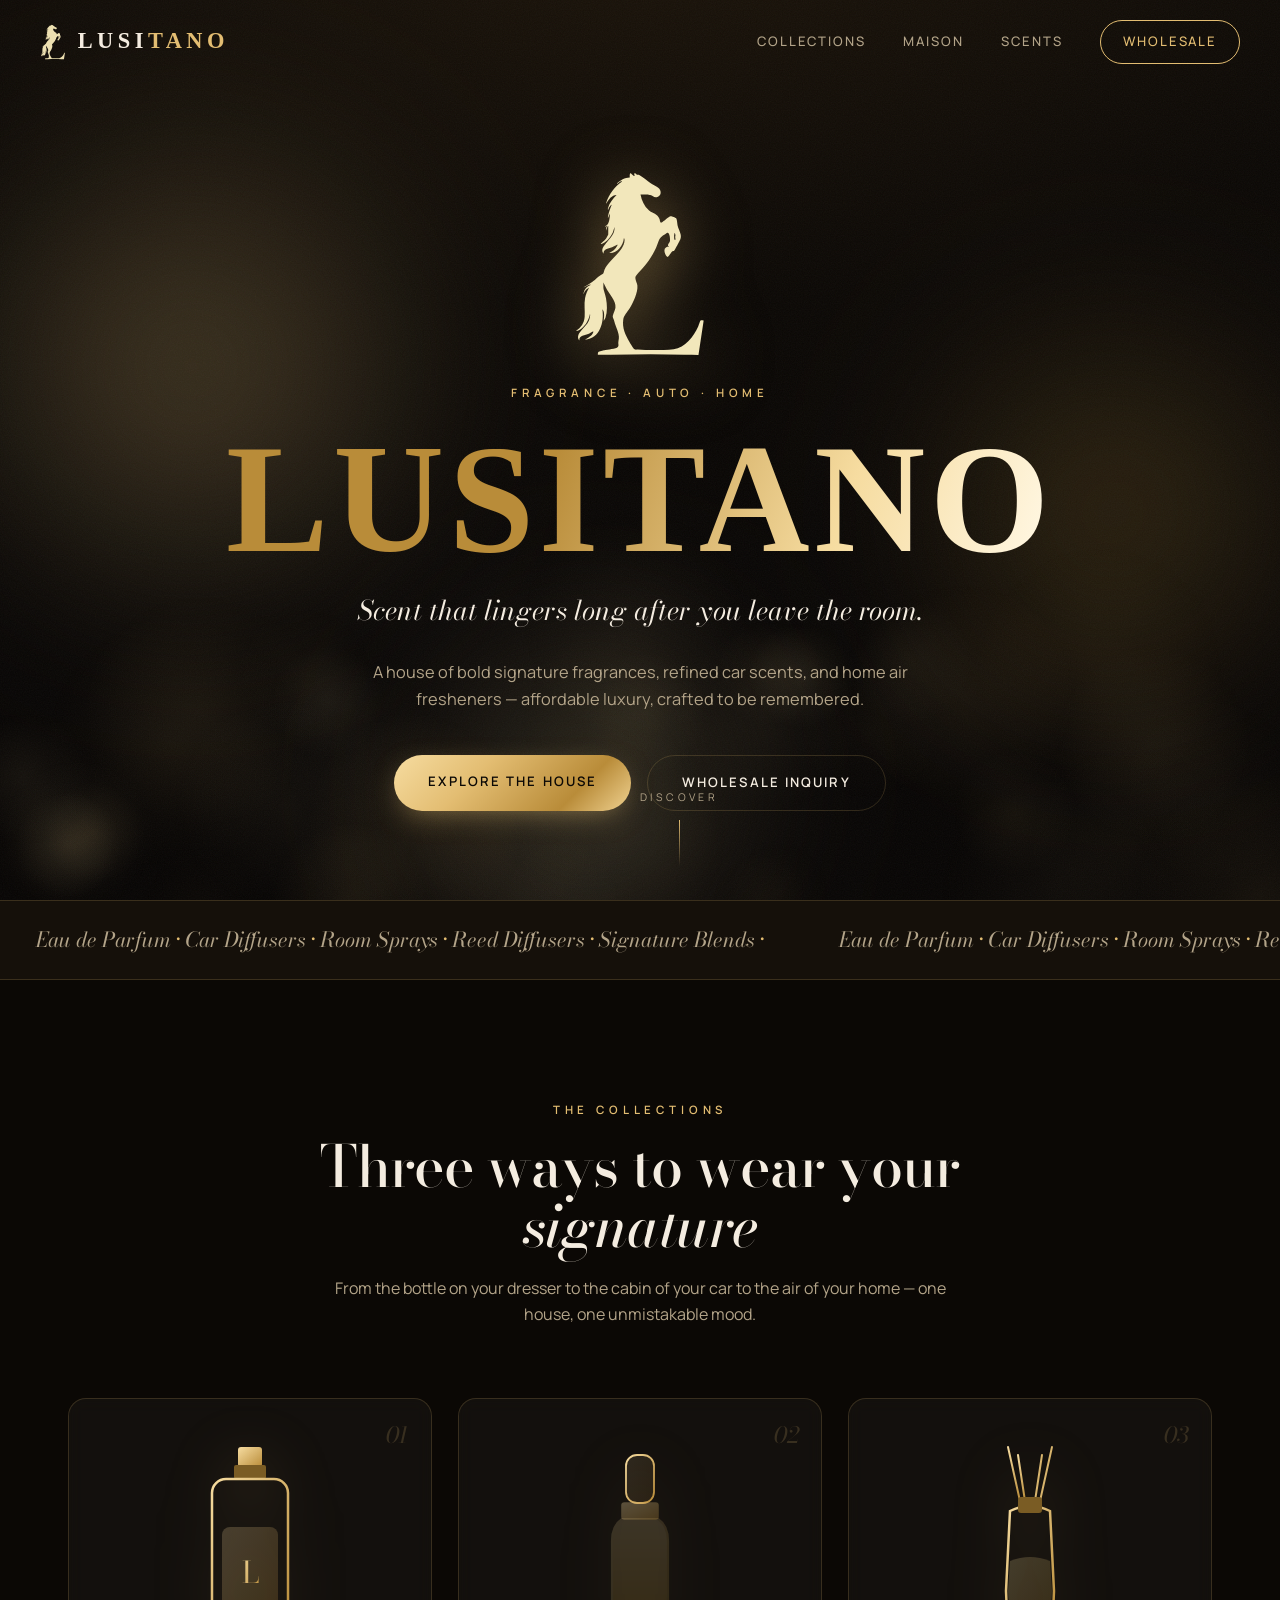
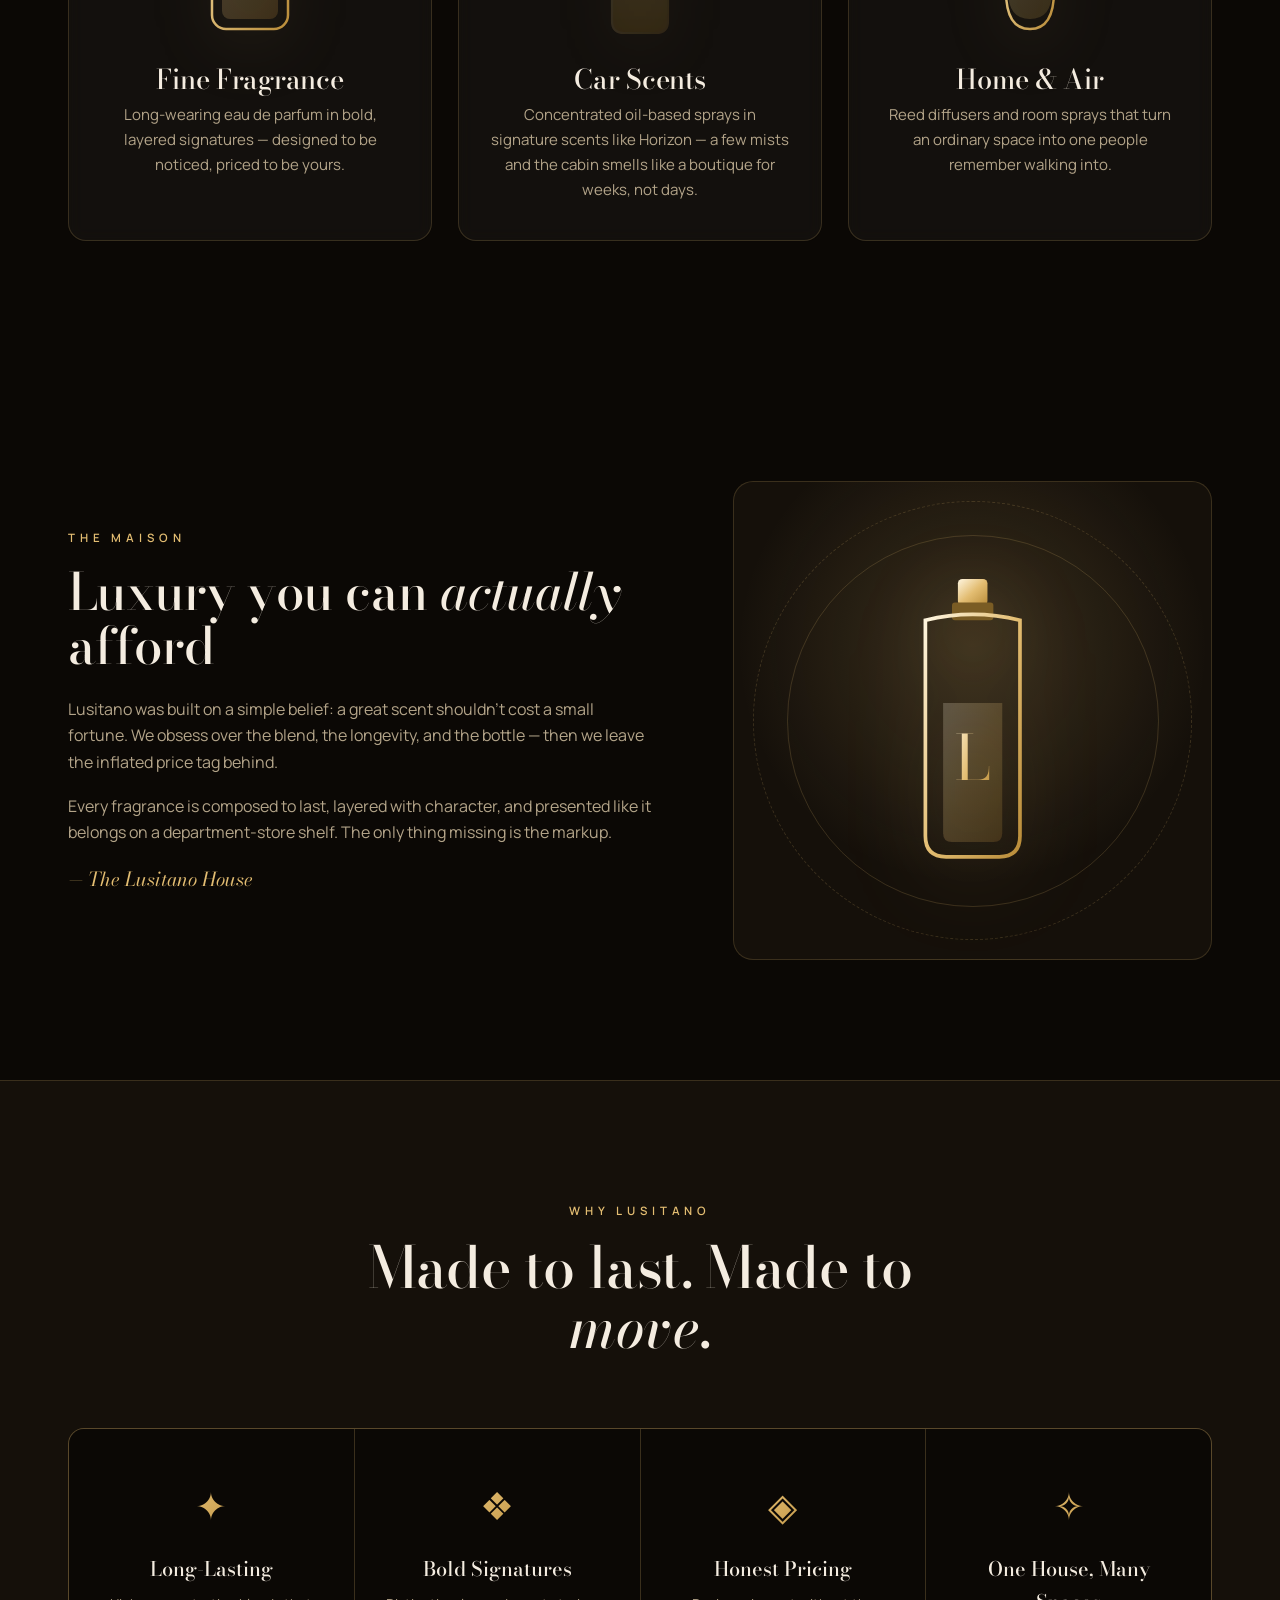
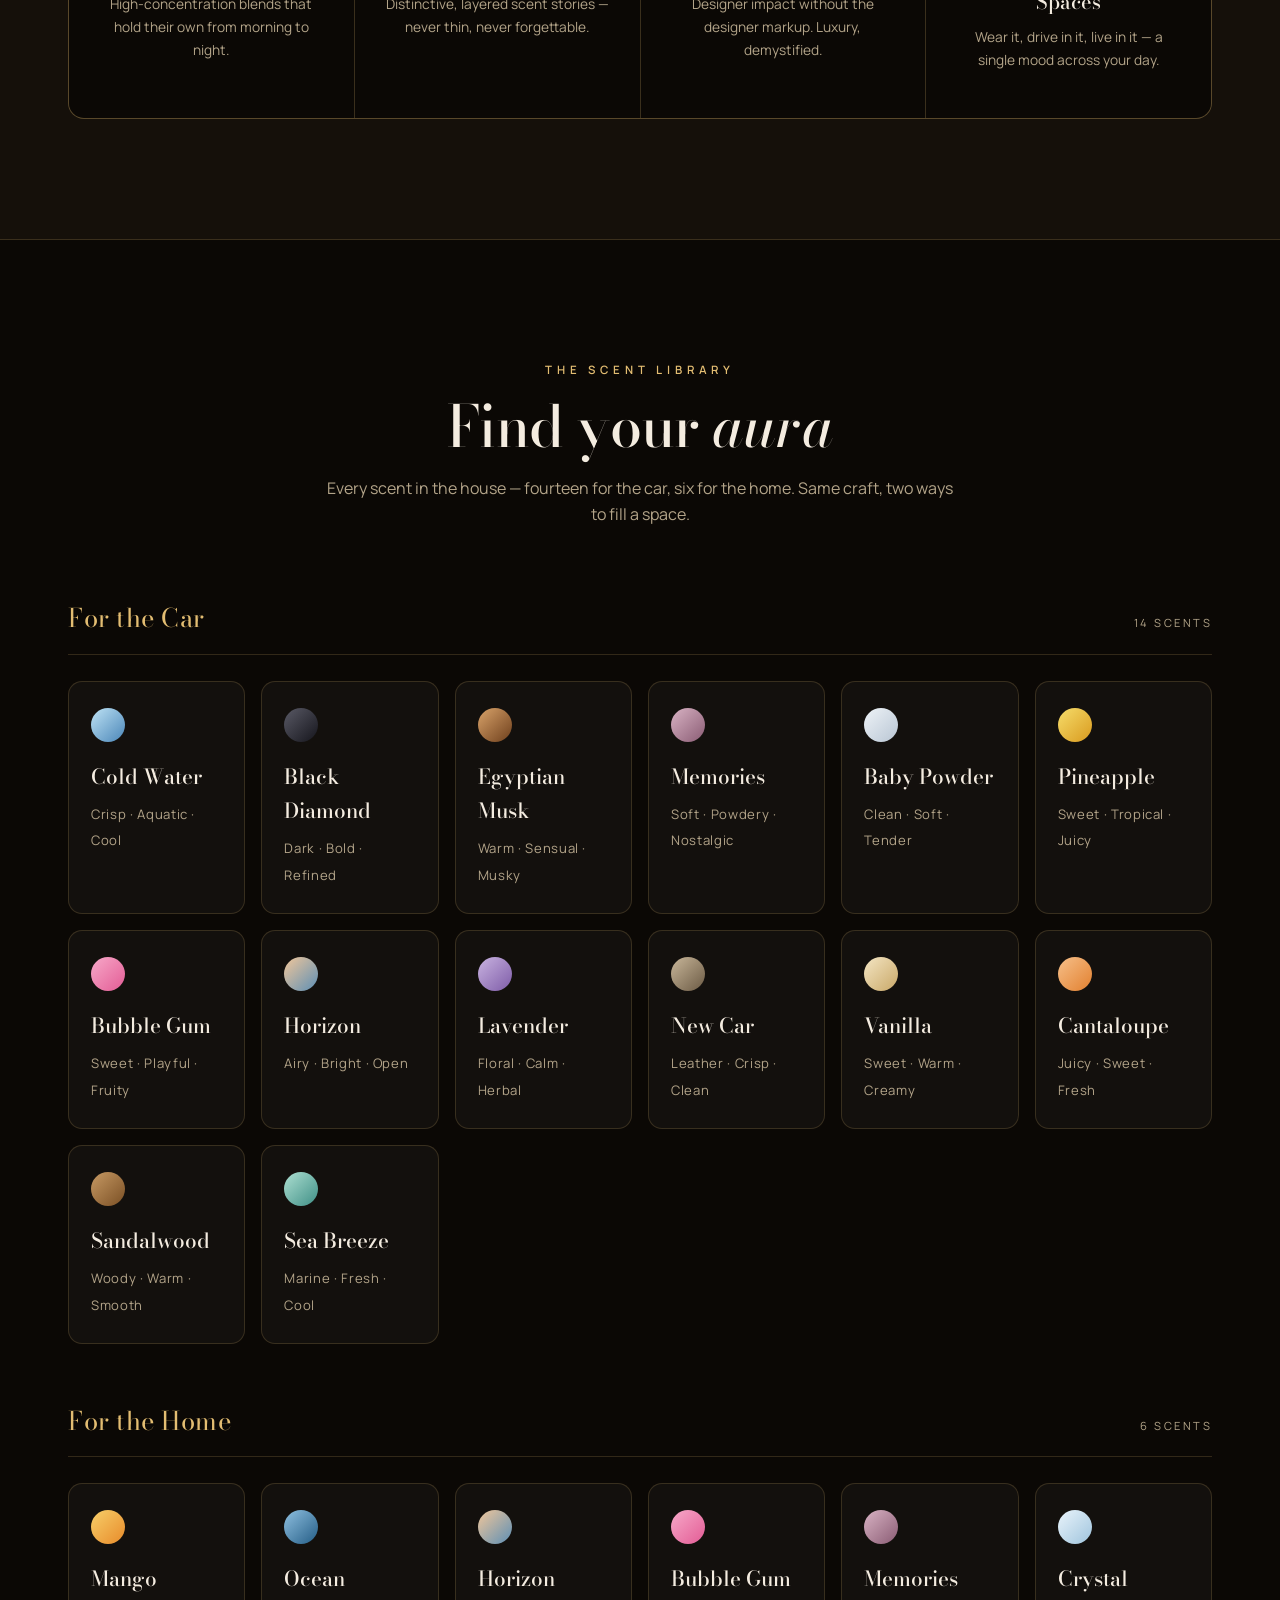
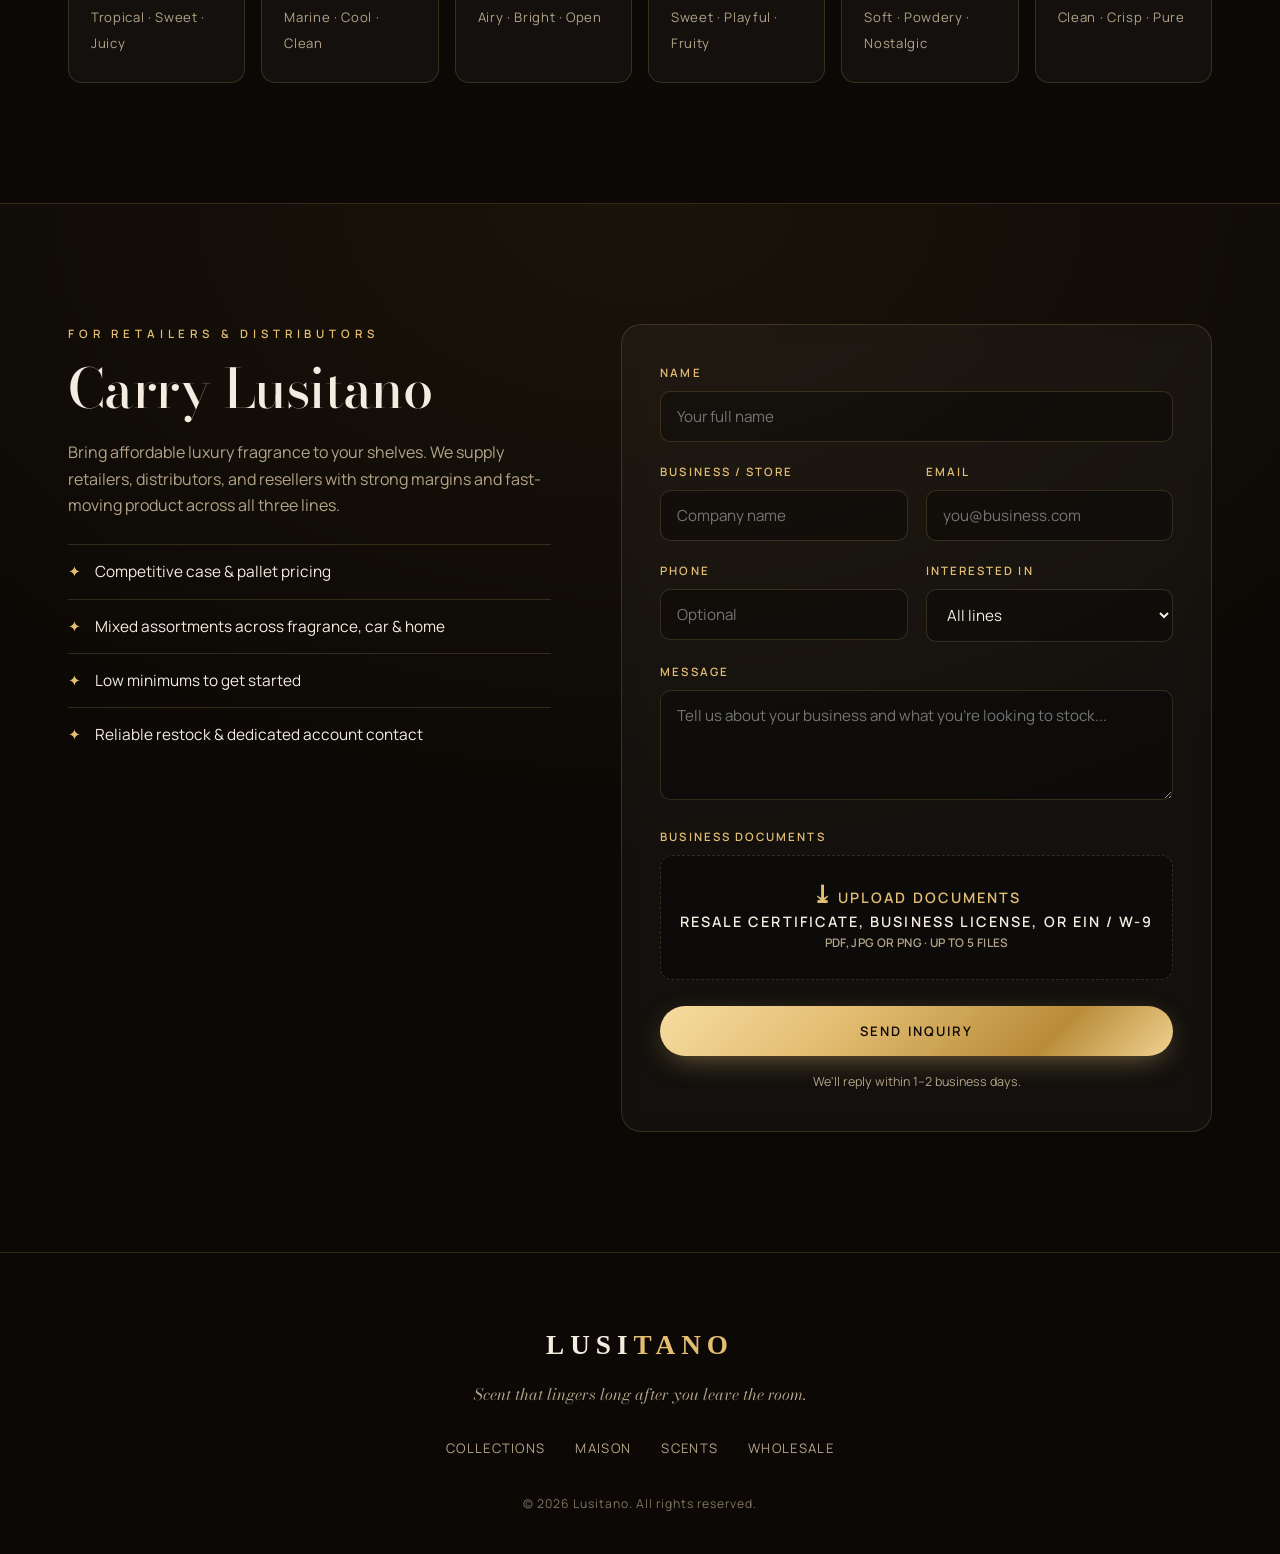
<file: index (17).html>
<!DOCTYPE html>
<html lang="en">
<head>
<meta charset="UTF-8">
<meta name="viewport" content="width=device-width, initial-scale=1.0">
<title>Lusitano — Signature Fragrance, Car &amp; Home Scents</title>
<meta name="description" content="Lusitano crafts bold signature fragrances, car scents, and home air fresheners. Affordable luxury, made to linger. Wholesale inquiries welcome.">

<!-- Open Graph -->
<meta property="og:type" content="website">
<meta property="og:title" content="Lusitano — Signature Fragrance, Car &amp; Home Scents">
<meta property="og:description" content="Bold signature fragrances, car scents, and home air fresheners. Affordable luxury, made to linger.">
<meta property="og:site_name" content="Lusitano">
<meta name="theme-color" content="#0b0805">
<link rel="icon" type="image/svg+xml" href="favicon.svg">

<link rel="preconnect" href="https://fonts.googleapis.com">
<link rel="preconnect" href="https://fonts.gstatic.com" crossorigin>
<link href="https://fonts.googleapis.com/css2?family=Bodoni+Moda:ital,opsz,wght@0,6..96,400;0,6..96,500;0,6..96,600;0,6..96,700;0,6..96,900;1,6..96,400;1,6..96,500&family=Tinos:wght@400;700&family=Manrope:wght@300;400;500;600;700&display=swap" rel="stylesheet">

<style>
:root{
  --bg:#0b0805;
  --bg-2:#15100a;
  --ink:#f4ece0;
  --muted:#b3a489;
  --gold:#e3bd72;
  --gold-bright:#f6dca0;
  --logo:#ecdfb0;
  --gold-deep:#b98c39;
  --line:rgba(227,189,114,.18);
  --glass:rgba(255,255,255,.035);
  --grad-gold:linear-gradient(135deg,#f6dca0 0%,#e3bd72 35%,#b98c39 75%,#f0d291 100%);
  --serif:"Bodoni Moda",serif;
  --wordmark:"Times New Roman","Tinos",Times,serif;
  --sans:"Manrope",system-ui,sans-serif;
}
*{margin:0;padding:0;box-sizing:border-box}
html{scroll-behavior:smooth}
body{
  background:var(--bg);
  color:var(--ink);
  font-family:var(--sans);
  font-weight:400;
  line-height:1.65;
  overflow-x:hidden;
  -webkit-font-smoothing:antialiased;
}

/* ---- Atmospheric background ---- */
.atmosphere{position:fixed;inset:0;z-index:-3;overflow:hidden;background:radial-gradient(120% 80% at 50% -10%,#1c140a 0%,#0b0805 55%,#070504 100%)}
.mist{position:absolute;border-radius:50%;filter:blur(70px);opacity:.5;mix-blend-mode:screen;animation:drift 24s ease-in-out infinite}
.mist.a{width:46vw;height:46vw;left:-8vw;top:8vh;background:radial-gradient(circle,rgba(227,189,114,.55),transparent 70%)}
.mist.b{width:38vw;height:38vw;right:-6vw;top:30vh;background:radial-gradient(circle,rgba(185,140,57,.5),transparent 70%);animation-duration:30s;animation-delay:-6s}
.mist.c{width:32vw;height:32vw;left:30vw;bottom:-10vh;background:radial-gradient(circle,rgba(246,220,160,.4),transparent 70%);animation-duration:34s;animation-delay:-12s}
@keyframes drift{
  0%,100%{transform:translate(0,0) scale(1)}
  33%{transform:translate(6vw,-5vh) scale(1.12)}
  66%{transform:translate(-5vw,4vh) scale(.95)}
}
/* grain */
.mist-canvas{position:fixed;inset:0;z-index:-1;pointer-events:none}
.grain{position:fixed;inset:0;z-index:-2;pointer-events:none;opacity:.05;
  background-image:url("data:image/svg+xml,%3Csvg xmlns='http://www.w3.org/2000/svg' width='160' height='160'%3E%3Cfilter id='n'%3E%3CfeTurbulence type='fractalNoise' baseFrequency='0.85' numOctaves='3'/%3E%3C/filter%3E%3Crect width='100%25' height='100%25' filter='url(%23n)'/%3E%3C/svg%3E")}

/* ---- Shared ---- */
.wrap{max-width:1200px;margin:0 auto;padding:0 28px}
.gold-text{background:var(--grad-gold);-webkit-background-clip:text;background-clip:text;color:transparent}
.eyebrow{font-family:var(--sans);font-size:.72rem;letter-spacing:.42em;text-transform:uppercase;color:var(--gold);font-weight:600;margin-bottom:18px}
h1,h2,h3{font-family:var(--serif);font-weight:500;line-height:1.04;letter-spacing:-.01em}
section{position:relative;padding:120px 0}

/* ---- Nav ---- */
nav{position:fixed;top:0;left:0;right:0;z-index:50;display:flex;align-items:center;justify-content:space-between;
  padding:20px 40px;transition:.4s;backdrop-filter:blur(0px)}
nav.scrolled{padding:14px 40px;background:rgba(11,8,5,.72);backdrop-filter:blur(14px);border-bottom:1px solid var(--line)}
.logo{display:flex;align-items:center;gap:12px;text-decoration:none;font-family:var(--wordmark);font-weight:700;font-size:1.4rem;letter-spacing:.2em;text-transform:uppercase;color:var(--ink)}
.logo .logo-word span{color:var(--gold)}
.logo-mark{height:36px;width:auto;aspect-ratio:277/388;color:var(--logo);display:block}
.hero-mark{height:clamp(120px,17vw,190px);width:auto;aspect-ratio:277/388;color:#f2e7bb;margin-bottom:24px;opacity:0;animation:rise .9s .1s forwards;filter:drop-shadow(0 14px 34px rgba(227,189,114,.5))}
.nav-links{display:flex;gap:38px;align-items:center}
.nav-links a{color:var(--muted);text-decoration:none;font-size:.82rem;letter-spacing:.14em;text-transform:uppercase;font-weight:500;transition:.3s;position:relative}
.nav-links a:hover{color:var(--ink)}
.nav-links a.cta{padding:10px 22px;border:1px solid var(--gold);border-radius:40px;color:var(--gold)}
.nav-links a.cta:hover{background:var(--gold);color:#0b0805}
.burger{display:none;flex-direction:column;gap:5px;cursor:pointer;background:none;border:none;padding:4px}
.burger span{width:26px;height:2px;background:var(--gold);display:block;transition:.3s;transform-origin:center}
.burger.open span:nth-child(1){transform:translateY(7px) rotate(45deg)}
.burger.open span:nth-child(2){opacity:0}
.burger.open span:nth-child(3){transform:translateY(-7px) rotate(-45deg)}

/* ---- Hero ---- */
.hero{min-height:100vh;display:flex;flex-direction:column;align-items:center;justify-content:center;text-align:center;padding-top:80px}
.hero .eyebrow{opacity:0;animation:rise .9s .2s forwards}
.hero h1{font-family:var(--wordmark);font-size:clamp(3.4rem,12vw,10rem);font-weight:700;letter-spacing:.03em;opacity:0;animation:rise 1s .35s forwards}
.hero h1 .shimmer{background:linear-gradient(110deg,#b98c39 20%,#f6dca0 38%,#fff6e0 50%,#f6dca0 62%,#b98c39 80%);
  background-size:200% auto;-webkit-background-clip:text;background-clip:text;color:transparent;animation:shine 6s linear infinite}
@keyframes shine{to{background-position:200% center}}
.hero .tag{font-family:var(--serif);font-style:italic;font-size:clamp(1.1rem,2.6vw,1.7rem);color:var(--ink);margin-top:8px;opacity:0;animation:rise 1s .55s forwards}
.hero .sub{max-width:540px;color:var(--muted);margin:26px auto 0;font-size:1.02rem;opacity:0;animation:rise 1s .7s forwards}
.hero-cta{display:flex;gap:16px;margin-top:42px;opacity:0;animation:rise 1s .85s forwards;flex-wrap:wrap;justify-content:center}
.btn{font-family:var(--sans);font-size:.82rem;letter-spacing:.16em;text-transform:uppercase;font-weight:600;
  padding:16px 34px;border-radius:44px;text-decoration:none;cursor:pointer;border:none;transition:.35s;display:inline-block}
.btn-gold{background:var(--grad-gold);color:#0b0805;box-shadow:0 8px 30px -10px rgba(227,189,114,.6)}
.btn-gold:hover{transform:translateY(-3px);box-shadow:0 14px 40px -10px rgba(227,189,114,.8)}
.btn-ghost{border:1px solid var(--line);color:var(--ink)}
.btn-ghost:hover{border-color:var(--gold);color:var(--gold)}
.scroll-hint{position:absolute;bottom:34px;left:50%;transform:translateX(-50%);color:var(--muted);font-size:.66rem;letter-spacing:.32em;text-transform:uppercase;opacity:0;animation:rise 1s 1.1s forwards}
.scroll-hint::after{content:"";display:block;width:1px;height:46px;background:linear-gradient(var(--gold),transparent);margin:14px auto 0}
@keyframes rise{from{opacity:0;transform:translateY(28px)}to{opacity:1;transform:translateY(0)}}

/* ---- Marquee strip ---- */
.marquee{border-top:1px solid var(--line);border-bottom:1px solid var(--line);padding:22px 0;overflow:hidden;white-space:nowrap;background:var(--bg-2)}
.marquee-track{display:inline-block;animation:scroll 28s linear infinite}
.marquee-track span{font-family:var(--serif);font-style:italic;font-size:1.3rem;color:var(--muted);margin:0 36px}
.marquee-track span b{color:var(--gold);font-style:normal;font-weight:500}
@keyframes scroll{from{transform:translateX(0)}to{transform:translateX(-50%)}}

/* ---- Section heading ---- */
.head{text-align:center;max-width:640px;margin:0 auto 70px}
.head h2{font-size:clamp(2.2rem,5vw,3.6rem)}
.head p{color:var(--muted);margin-top:18px}

/* ---- Collections ---- */
.collections{display:grid;grid-template-columns:repeat(3,1fr);gap:26px}
.card{position:relative;border:1px solid var(--line);border-radius:18px;padding:42px 32px 38px;background:var(--glass);
  backdrop-filter:blur(8px);overflow:hidden;transition:.45s;text-align:center}
.card::before{content:"";position:absolute;inset:0;background:radial-gradient(120% 80% at 50% 0%,rgba(227,189,114,.12),transparent 60%);opacity:0;transition:.45s}
.card:hover{transform:translateY(-8px);border-color:var(--gold)}
.card:hover::before{opacity:1}
.card .art{height:200px;display:flex;align-items:center;justify-content:center;margin-bottom:24px}
.card .art svg{height:100%;filter:drop-shadow(0 16px 30px rgba(227,189,114,.25))}
.card h3{font-size:1.7rem;margin-bottom:10px}
.card p{color:var(--muted);font-size:.94rem}
.card .num{position:absolute;top:18px;right:22px;font-family:var(--serif);font-style:italic;color:var(--line);font-size:1.4rem}

/* ---- Story / split ---- */
.story{display:grid;grid-template-columns:1.1fr .9fr;gap:80px;align-items:center}
.story .vis{aspect-ratio:1;border-radius:20px;border:1px solid var(--line);background:
  radial-gradient(circle at 50% 35%,rgba(227,189,114,.18),transparent 60%),var(--bg-2);
  display:flex;align-items:center;justify-content:center;position:relative;overflow:hidden}
.story .vis svg{height:62%;filter:drop-shadow(0 20px 40px rgba(227,189,114,.3))}
.story .vis .ring{position:absolute;width:78%;height:78%;border:1px solid var(--line);border-radius:50%;animation:spin 40s linear infinite}
.story .vis .ring.two{width:92%;height:92%;animation-duration:60s;animation-direction:reverse;border-style:dashed}
@keyframes spin{to{transform:rotate(360deg)}}
.story h2{font-size:clamp(2rem,4.5vw,3.2rem);margin-bottom:24px}
.story p{color:var(--muted);margin-bottom:18px}
.story .signoff{font-family:var(--serif);font-style:italic;color:var(--gold);font-size:1.2rem}

/* ---- Features ---- */
.features{background:var(--bg-2);border-top:1px solid var(--line);border-bottom:1px solid var(--line)}
.feat-grid{display:grid;grid-template-columns:repeat(4,1fr);gap:1px;background:var(--line);border:1px solid var(--line);border-radius:16px;overflow:hidden}
.feat{background:var(--bg);padding:46px 30px;text-align:center;transition:.4s}
.feat:hover{background:var(--bg-2)}
.feat .ico{font-family:var(--serif);font-size:2.4rem;margin-bottom:14px}
.feat h4{font-family:var(--serif);font-size:1.25rem;font-weight:500;margin-bottom:8px}
.feat p{color:var(--muted);font-size:.86rem}

/* ---- Scent families ---- */
.scent-group{margin-bottom:56px}
.scent-group:last-child{margin-bottom:0}
.scent-group-head{display:flex;align-items:baseline;gap:16px;margin-bottom:26px;padding-bottom:14px;border-bottom:1px solid var(--line)}
.sg-label{font-family:var(--serif);font-size:1.6rem;color:var(--gold);letter-spacing:.02em}
.sg-count{font-size:.7rem;letter-spacing:.22em;text-transform:uppercase;color:var(--muted);margin-left:auto}
.scent-hint{display:none;font-size:.66rem;letter-spacing:.18em;text-transform:uppercase;color:var(--gold);opacity:.75;margin-left:12px}
.scents{display:grid;grid-template-columns:repeat(auto-fill,minmax(170px,1fr));gap:16px}
.scent{border:1px solid var(--line);border-radius:14px;padding:26px 22px;background:var(--glass);transition:.4s;cursor:default}
.scent:hover{border-color:var(--gold);transform:translateY(-5px)}
.scent .dot{width:34px;height:34px;border-radius:50%;margin-bottom:18px}
.scent h4{font-family:var(--serif);font-size:1.3rem;font-weight:500;margin-bottom:6px}
.scent span{color:var(--muted);font-size:.82rem;letter-spacing:.05em}

/* ---- Wholesale ---- */
.wholesale{background:radial-gradient(110% 90% at 50% 0%,#1a130a,#0b0805 70%);border-top:1px solid var(--line)}
.ws-grid{display:grid;grid-template-columns:.9fr 1.1fr;gap:70px;align-items:start}
.ws-copy h2{font-size:clamp(2.2rem,5vw,3.4rem);margin-bottom:22px}
.ws-copy p{color:var(--muted);margin-bottom:26px}
.ws-list{list-style:none}
.ws-list li{padding:14px 0;border-top:1px solid var(--line);color:var(--ink);font-size:.96rem;display:flex;gap:14px;align-items:center}
.ws-list li::before{content:"✦";color:var(--gold)}
.form{border:1px solid var(--line);border-radius:20px;padding:38px;background:var(--glass);backdrop-filter:blur(10px)}
.field{margin-bottom:20px}
.field label{display:block;font-size:.72rem;letter-spacing:.18em;text-transform:uppercase;color:var(--gold);margin-bottom:9px;font-weight:600}
.field input,.field textarea,.field select{width:100%;background:rgba(0,0,0,.3);border:1px solid var(--line);border-radius:10px;
  padding:14px 16px;color:var(--ink);font-family:var(--sans);font-size:.95rem;transition:.3s}
.field input:focus,.field textarea:focus,.field select:focus{outline:none;border-color:var(--gold);background:rgba(0,0,0,.5)}
.field textarea{resize:vertical;min-height:110px}
.field-row{display:grid;grid-template-columns:1fr 1fr;gap:18px}
.form .btn-gold{width:100%;margin-top:6px}
.dropzone{display:flex;flex-direction:column;align-items:center;text-align:center;gap:8px;padding:26px 18px;border:1.5px dashed var(--line);border-radius:12px;background:rgba(0,0,0,.25);cursor:pointer;transition:.3s}
.dropzone:hover{border-color:var(--gold);background:rgba(0,0,0,.4)}
.dz-icon{font-size:1.5rem;color:var(--gold);line-height:1}
.dz-text{font-size:.9rem;color:var(--ink)}
.dz-text b{color:var(--gold);font-weight:600}
.dz-files{font-size:.74rem;color:var(--muted);letter-spacing:.03em;word-break:break-word}
.dropzone input[type=file]{display:none}
.form-note{font-size:.78rem;color:var(--muted);text-align:center;margin-top:16px}

/* ---- Footer ---- */
footer{padding:70px 0 40px;border-top:1px solid var(--line);text-align:center}
.foot-logo{font-family:var(--wordmark);font-weight:700;font-size:1.7rem;letter-spacing:.22em;text-transform:uppercase;margin-bottom:14px}
.foot-logo span{color:var(--gold)}
.foot-tag{font-family:var(--serif);font-style:italic;color:var(--muted);margin-bottom:30px}
.foot-links{display:flex;gap:30px;justify-content:center;flex-wrap:wrap;margin-bottom:34px}
.foot-links a{color:var(--muted);text-decoration:none;font-size:.82rem;letter-spacing:.1em;text-transform:uppercase;transition:.3s}
.foot-links a:hover{color:var(--gold)}
.copyright{color:var(--muted);font-size:.76rem;letter-spacing:.08em;opacity:.7}

/* ---- Reveal ---- */
.reveal{opacity:0;transform:translateY(40px);transition:.9s cubic-bezier(.2,.7,.2,1)}
.reveal.in{opacity:1;transform:none}

/* ---- Responsive ---- */
@media(max-width:900px){
  nav,nav.scrolled{padding:16px 22px}
  .nav-links{position:fixed;inset:0;width:100%;flex-direction:column;justify-content:center;align-items:center;gap:34px;background:rgba(11,8,5,.97);
    backdrop-filter:blur(20px);transform:translateX(100%);transition:.4s;z-index:55}
  .nav-links.open{transform:none}
  .nav-links a{font-size:1.15rem;letter-spacing:.18em}
  .nav-links a.cta{padding:14px 32px}
  .burger{display:flex;z-index:60}
  .collections,.feat-grid,.story,.ws-grid{grid-template-columns:1fr}
  .feat-grid{gap:1px}
  .story{gap:40px}
  .ws-grid{gap:44px}
  section{padding:80px 0}
  .field-row{grid-template-columns:1fr}
  /* tone down atmosphere on mobile */
  .mist{opacity:.2;filter:blur(55px)}
  .mist.c{display:none}
  /* scents become a side-scroll carousel */
  .scents{display:flex;gap:14px;overflow-x:auto;scroll-snap-type:x mandatory;-webkit-overflow-scrolling:touch;padding:4px 0 16px;scrollbar-width:none}
  .scents::-webkit-scrollbar{display:none}
  .scent{flex:0 0 72%;scroll-snap-align:center}
  .scent-hint{display:block}
}
</style>
</head>
<body>

<div class="atmosphere">
  <div class="mist a"></div><div class="mist b"></div><div class="mist c"></div>
</div>
<div class="grain"></div>
<canvas class="mist-canvas" id="mistCanvas"></canvas>
<svg width="0" height="0" aria-hidden="true" style="position:absolute"><symbol id="horseMark" viewBox="822.80 273.86 277.03 388.39"><path transform="matrix(1,0,0,-1,1033.657,418.74708)" d="M0 0C1.201 1.134-.022 4.557-.046 6.034-.064 7.209 .557 8.403 .476 9.471 .398 10.495-.183 13.814-1.399 14.179-2.278 11.052-2.428 7.162-2.112 3.906-2.052 3.285-1.524-1.439 0 0M-136.891 29.08C-139.986 26.578-139.642 21.987-140.446 18.445L-141.102 24.425-139.026 29.789-142.924 26.246C-143.793 28.637-139.394 30.169-137.981 31.943-134.559 36.237-133.401 48.391-133.351 53.903L-136.895 45.759C-137.873 44.602-137.632 46.519-137.534 47.091-136.083 55.61-133.119 64.056-129.791 71.988-130.779 72.474-132.027 70.385-132.514 69.745-134.268 67.439-136.155 64.551-136.9 61.715-138.33 61.693-137.481 64.561-137.288 65.299-134.645 75.355-126.924 84.226-119.867 91.494-130.223 90.707-134.712 83.29-139.84 75.653-140.329 74.924-141.263 73.438-141.134 75.525-135.677 93.495-123.917 108.929-108.521 119.523-112.001 120.624-115.668 115.917-118.105 114.918-118.43 114.784-119.267 114.732-119.154 115.261-112.171 122.118-103.019 127.631-92.908 127.675-92.747 130.79-93.798 134.534-91.139 136.885-90.313 135.965-83.939 129.495-82.985 130.518-82.925 132.682-84.912 135.183-82.628 136.885-82.249 136.882-78.837 133.578-77.799 133.151-76.357 132.557-75.369 133.486-73.53 132.569-66.628 129.128-57.614 120.817-50.864 116.171-46.051 112.859-37.905 109.099-34.065 106.016-28.076 101.209-27.647 90.256-36.287 87.725-43.529 85.603-45.387 90.35-51.049 91.869-51.868 92.089-56.545 92.92-57.091 92.92H-70.923C-68.465 80.56-63.466 69.158-53.907 60.637-45.95 53.543-36.231 54.13-32.067 42.755-31.111 40.144-31.303 33.623-27.852 35.294-23.158 37.567-13.559 47.299-9.385 48.098-7.511 48.457 .516 45.263 1.82 44.012 3.701 42.208 4.275 31.91 5.18 28.22 7.363 19.323 14.368 10.008 10.561 1.151 9.524-1.261-.891-21.011-1.792-21.963-3.291-23.546-5.288-23.02-6.764-24.084-8.688-25.471-13.399-35.471-16.586-34.706-22.999-27.105-26.01-13.63-12.05-13.471L-14.814-11.995C-15.298-8.266-11.255-6.116-10.675-2.44-10.122 1.063-10.903 15.739-16.534 14.75-21.405 10.792-29.211 7.593-32.045 1.906-34.67-3.363-36.52-10.244-39.103-15.862-48.423-36.137-58.015-48.339-72.706-64.542-74.571-66.599-80.219-72.617-81.007-74.68-82.925-79.702-77.867-87.707-77.313-93.287-75.945-107.074-86.086-128.672-93.327-140.391-97.694-147.458-105.059-154.511-106.206-162.978-108.585-180.535-101.967-194.192-93.478-208.758-91.739-211.743-85.344-222.736-82.99-223.802-79.966-225.172-78.668-223.95-76.281-224.131-54.271-225.799-25.232-225.597-3.191-223.434 20.078-221.149 37.891-196.936 46.949-177.104 47.981-174.845 50.598-166.263 51.425-165.265 52.589-163.862 56.354-164.818 58.173-164.573L47.539-235.506C38.214-234.933 28.82-235.156 19.488-234.821-30.666-233.02-80.594-233.455-130.832-234.821-139.929-235.068-149.08-234.578-158.173-234.791-158.18-233.418-158.07-229.872-156.996-229.06-155.746-228.115-147.07-226.283-144.828-225.791-139.087-224.532-120.156-223.027-117.393-219.177-114.724-215.457-116.672-212.888-116.347-209.649-115.633-202.549-114.176-199.91-115.938-192.204-118.104-182.731-122.839-174.828-125.287-163.958-125.801-161.674-127.503-159.038-127.644-157.035-127.945-152.763-122.881-143.649-122.178-138.494-120.282-124.579-135.505-110.38-141.268-98.367L-146.822-87.25V-97.536C-146.822-101.67-142.45-113.774-141.476-119.145-139.079-132.364-138.412-146.312-142.538-159.275L-146.105-165.983C-145.872-158.172-143.267-148.229-148.942-141.869-144.857-168.03-153.548-201.627-184.413-203.939-178.414-199.873-169.681-196.574-167.528-188.901-167.283-188.028-166.971-186.876-168.439-187.279-170.377-187.812-174.07-190.793-176.627-191.864-183.65-194.804-197.604-195.557-195.773-205.709-199.163-203.263-199.184-198.356-197.93-194.679-195.292-186.942-182.093-176.109-177.648-167.435-175.221-162.701-173.13-156.386-174.131-151.083-176.451-163.023-182.11-174.159-191.984-181.472-194.963-183.678-198.932-186.583-202.855-186.206-192.424-179.068-186.068-170.054-185.098-157.147-184.119-144.118-186.651-132.302-184.224-119.008-182.821-111.324-179.561-104.342-175.898-97.542L-182.281-101.799C-184.19-104.359-186.143-106.625-186.553-109.944-187.674-110.142-187.319-108.966-187.202-108.238-185.944-100.406-180.027-95.272-173.072-92.207-173.146-90.626-176.233-91.92-177.004-92.181L-187.25-97.539C-184.907-94.72-181.56-93.376-178.566-91.515-168.526-85.274-165.864-83.213-157.087-75.212-154.617-72.961-148.91-70.551-147.547-69.147-146.227-67.789-145.179-62.081-144.121-59.805-134.801-39.76-104.845-23.189-103.528-1.033-103.459 .124-103.474 3.232-104.964 3.541-106.215-11.239-118.604-28.037-134.763-26.95-132.235-24.834-128.973-23.696-126.31-21.578-122.402-18.469-119.978-14.685-117.744-10.283-117.321-8.978-126.841-14.196-127.682-14.532-135.18-17.53-147.221-17.884-146.464-28.372-152.52-20.537-146.658-13.724-141.837-7.47-133.97 2.732-122.74 11.674-124.13 26.239L-127.328 15.615C-130.894 7.774-136.51-.04-143.761-4.836-146.108-6.388-149.625-9.117-152.493-8.163-149.279-5.336-145.213-2.288-142.583 1.078-141.387 2.608-136.891 10.319-136.891 11.701Z" fill="currentColor"/></symbol></svg>

<!-- NAV -->
<nav id="nav">
  <a class="logo" href="#top">
    <svg class="logo-mark" aria-hidden="true"><use href="#horseMark"/></svg>
    <span class="logo-word">Lusi<span>tano</span></span>
  </a>
  <div class="nav-links" id="navLinks">
    <a href="#collections">Collections</a>
    <a href="#story">Maison</a>
    <a href="#scents">Scents</a>
    <a href="#wholesale" class="cta">Wholesale</a>
  </div>
  <button class="burger" id="burger" aria-label="Menu"><span></span><span></span><span></span></button>
</nav>

<!-- HERO -->
<header class="hero" id="top">
  <svg class="hero-mark" role="img" aria-label="Lusitano"><use href="#horseMark"/></svg>
  <div class="eyebrow">Fragrance · Auto · Home</div>
  <h1><span class="shimmer">LUSITANO</span></h1>
  <div class="tag">Scent that lingers long after you leave the room.</div>
  <p class="sub">A house of bold signature fragrances, refined car scents, and home air fresheners — affordable luxury, crafted to be remembered.</p>
  <div class="hero-cta">
    <a href="#collections" class="btn btn-gold">Explore the House</a>
    <a href="#wholesale" class="btn btn-ghost">Wholesale Inquiry</a>
  </div>
  <div class="scroll-hint">Discover</div>
</header>

<!-- MARQUEE -->
<div class="marquee">
  <div class="marquee-track">
    <span>Eau de Parfum <b>·</b> Car Diffusers <b>·</b> Room Sprays <b>·</b> Reed Diffusers <b>·</b> Signature Blends <b>·</b></span>
    <span>Eau de Parfum <b>·</b> Car Diffusers <b>·</b> Room Sprays <b>·</b> Reed Diffusers <b>·</b> Signature Blends <b>·</b></span>
  </div>
</div>

<!-- COLLECTIONS -->
<section id="collections">
  <div class="wrap">
    <div class="head reveal">
      <div class="eyebrow">The Collections</div>
      <h2>Three ways to wear your <em>signature</em></h2>
      <p>From the bottle on your dresser to the cabin of your car to the air of your home — one house, one unmistakable mood.</p>
    </div>
    <div class="collections">

      <div class="card reveal">
        <div class="num">01</div>
        <div class="art">
          <svg viewBox="0 0 120 200" xmlns="http://www.w3.org/2000/svg">
            <defs><linearGradient id="g1" x1="0" y1="0" x2="1" y2="1">
              <stop offset="0" stop-color="#f6dca0"/><stop offset="1" stop-color="#b98c39"/></linearGradient></defs>
            <rect x="48" y="6" width="24" height="20" rx="3" fill="url(#g1)"/>
            <rect x="44" y="24" width="32" height="14" rx="2" fill="#7a5c24"/>
            <rect x="22" y="38" width="76" height="150" rx="14" fill="none" stroke="url(#g1)" stroke-width="2.5"/>
            <rect x="32" y="86" width="56" height="92" rx="8" fill="url(#g1)" opacity="0.22"/>
            <text x="60" y="142" text-anchor="middle" font-family="Bodoni Moda,serif" font-size="30" fill="url(#g1)">L</text>
          </svg>
        </div>
        <h3>Fine Fragrance</h3>
        <p>Long-wearing eau de parfum in bold, layered signatures — designed to be noticed, priced to be yours.</p>
      </div>

      <div class="card reveal">
        <div class="num">02</div>
        <div class="art">
          <svg viewBox="0 0 120 200" xmlns="http://www.w3.org/2000/svg">
            <defs>
              <linearGradient id="carG" x1="0" y1="0" x2="1" y2="1"><stop offset="0" stop-color="#f6dca0"/><stop offset="1" stop-color="#b98c39"/></linearGradient>
              <linearGradient id="carLiq" x1="0" y1="0" x2="0" y2="1"><stop offset="0" stop-color="#f6dca0"/><stop offset="1" stop-color="#c9962f"/></linearGradient>
            </defs>
            <rect x="46" y="14" width="28" height="48" rx="11" fill="url(#carG)" opacity="0.12"/>
            <rect x="46" y="14" width="28" height="48" rx="11" fill="none" stroke="url(#carG)" stroke-width="1.8"/>
            <rect x="42" y="62" width="36" height="16" rx="2.5" fill="url(#carG)" opacity="0.3" stroke="url(#carG)" stroke-width="1.6"/>
            <path d="M42 78 L78 78 C84 82 88 88 88 100 L88 180 Q88 192 76 192 L44 192 Q32 192 32 180 L32 100 C32 88 36 82 42 78 Z" fill="url(#carLiq)" opacity="0.16" stroke="url(#carG)" stroke-width="2.2"/>
          </svg>
        </div>
        <h3>Car Scents</h3>
        <p>Concentrated oil-based sprays in signature scents like Horizon — a few mists and the cabin smells like a boutique for weeks, not days.</p>
      </div>

      <div class="card reveal">
        <div class="num">03</div>
        <div class="art">
          <svg viewBox="0 0 120 200" xmlns="http://www.w3.org/2000/svg">
            <defs><linearGradient id="g3" x1="0" y1="0" x2="1" y2="1">
              <stop offset="0" stop-color="#f6dca0"/><stop offset="1" stop-color="#b98c39"/></linearGradient></defs>
            <g stroke="url(#g3)" stroke-width="2" stroke-linecap="round">
              <line x1="50" y1="60" x2="38" y2="6"/><line x1="60" y1="58" x2="60" y2="2"/>
              <line x1="70" y1="60" x2="82" y2="6"/><line x1="55" y1="60" x2="48" y2="14"/>
              <line x1="65" y1="60" x2="72" y2="14"/>
            </g>
            <path d="M40 70 Q60 60 80 70 L84 150 Q84 188 60 188 Q36 188 36 150 Z" fill="none" stroke="url(#g3)" stroke-width="2.5"/>
            <path d="M40 120 Q60 112 80 120 L82 150 Q82 178 60 178 Q38 178 38 150 Z" fill="url(#g3)" opacity="0.2"/>
            <rect x="48" y="56" width="24" height="16" rx="3" fill="#7a5c24"/>
          </svg>
        </div>
        <h3>Home &amp; Air</h3>
        <p>Reed diffusers and room sprays that turn an ordinary space into one people remember walking into.</p>
      </div>

    </div>
  </div>
</section>

<!-- STORY -->
<section id="story">
  <div class="wrap">
    <div class="story">
      <div class="reveal">
        <div class="eyebrow">The Maison</div>
        <h2>Luxury you can <em>actually</em> afford</h2>
        <p>Lusitano was built on a simple belief: a great scent shouldn't cost a small fortune. We obsess over the blend, the longevity, and the bottle — then we leave the inflated price tag behind.</p>
        <p>Every fragrance is composed to last, layered with character, and presented like it belongs on a department-store shelf. The only thing missing is the markup.</p>
        <p class="signoff">— The Lusitano House</p>
      </div>
      <div class="vis reveal">
        <div class="ring"></div><div class="ring two"></div>
        <svg viewBox="0 0 120 200" xmlns="http://www.w3.org/2000/svg">
          <defs><linearGradient id="g4" x1="0" y1="0" x2="1" y2="1">
            <stop offset="0" stop-color="#fff6e0"/><stop offset="0.5" stop-color="#e3bd72"/><stop offset="1" stop-color="#b98c39"/></linearGradient></defs>
          <rect x="50" y="4" width="20" height="18" rx="3" fill="url(#g4)"/>
          <rect x="46" y="20" width="28" height="12" rx="2" fill="#7a5c24"/>
          <path d="M28 32 Q60 24 92 32 L92 178 Q92 192 78 192 L42 192 Q28 192 28 178 Z" fill="none" stroke="url(#g4)" stroke-width="2.5"/>
          <path d="M40 88 L80 88 L80 176 Q80 182 74 182 L46 182 Q40 182 40 176 Z" fill="url(#g4)" opacity="0.22"/>
          <text x="60" y="140" text-anchor="middle" font-family="Bodoni Moda,serif" font-size="42" fill="url(#g4)">L</text>
        </svg>
      </div>
    </div>
  </div>
</section>

<!-- FEATURES -->
<section class="features">
  <div class="wrap">
    <div class="head reveal">
      <div class="eyebrow">Why Lusitano</div>
      <h2>Made to last. Made to <em>move</em>.</h2>
    </div>
    <div class="feat-grid">
      <div class="feat reveal"><div class="ico gold-text">✦</div><h4>Long-Lasting</h4><p>High-concentration blends that hold their own from morning to night.</p></div>
      <div class="feat reveal"><div class="ico gold-text">❖</div><h4>Bold Signatures</h4><p>Distinctive, layered scent stories — never thin, never forgettable.</p></div>
      <div class="feat reveal"><div class="ico gold-text">◈</div><h4>Honest Pricing</h4><p>Designer impact without the designer markup. Luxury, demystified.</p></div>
      <div class="feat reveal"><div class="ico gold-text">✧</div><h4>One House, Many Spaces</h4><p>Wear it, drive in it, live in it — a single mood across your day.</p></div>
    </div>
  </div>
</section>

<!-- SCENTS -->
<section id="scents">
  <div class="wrap">
    <div class="head reveal">
      <div class="eyebrow">The Scent Library</div>
      <h2>Find your <em>aura</em></h2>
      <p>Every scent in the house — fourteen for the car, six for the home. Same craft, two ways to fill a space.</p>
    </div>

    <div class="scent-group reveal">
      <div class="scent-group-head"><span class="sg-label">For the Car</span><span class="scent-hint">Swipe →</span><span class="sg-count">14 Scents</span></div>
      <div class="scents">
        <div class="scent"><div class="dot" style="background:linear-gradient(135deg,#bfe3f5,#4a86b8)"></div><h4>Cold Water</h4><span>Crisp · Aquatic · Cool</span></div>
        <div class="scent"><div class="dot" style="background:linear-gradient(135deg,#5a5a66,#15151c)"></div><h4>Black Diamond</h4><span>Dark · Bold · Refined</span></div>
        <div class="scent"><div class="dot" style="background:linear-gradient(135deg,#d9a36a,#6e3f1c)"></div><h4>Egyptian Musk</h4><span>Warm · Sensual · Musky</span></div>
        <div class="scent"><div class="dot" style="background:linear-gradient(135deg,#d9b3c4,#8a5c74)"></div><h4>Memories</h4><span>Soft · Powdery · Nostalgic</span></div>
        <div class="scent"><div class="dot" style="background:linear-gradient(135deg,#eef3f7,#b9c6d4)"></div><h4>Baby Powder</h4><span>Clean · Soft · Tender</span></div>
        <div class="scent"><div class="dot" style="background:linear-gradient(135deg,#f6dd6b,#d99a1e)"></div><h4>Pineapple</h4><span>Sweet · Tropical · Juicy</span></div>
        <div class="scent"><div class="dot" style="background:linear-gradient(135deg,#f7a9c9,#e35c95)"></div><h4>Bubble Gum</h4><span>Sweet · Playful · Fruity</span></div>
        <div class="scent"><div class="dot" style="background:linear-gradient(135deg,#f2c79a,#5d8fb5)"></div><h4>Horizon</h4><span>Airy · Bright · Open</span></div>
        <div class="scent"><div class="dot" style="background:linear-gradient(135deg,#c9b3e0,#7e5ca8)"></div><h4>Lavender</h4><span>Floral · Calm · Herbal</span></div>
        <div class="scent"><div class="dot" style="background:linear-gradient(135deg,#c9b79a,#6b5a44)"></div><h4>New Car</h4><span>Leather · Crisp · Clean</span></div>
        <div class="scent"><div class="dot" style="background:linear-gradient(135deg,#f4e6c4,#c9a868)"></div><h4>Vanilla</h4><span>Sweet · Warm · Creamy</span></div>
        <div class="scent"><div class="dot" style="background:linear-gradient(135deg,#f6c08a,#e2802f)"></div><h4>Cantaloupe</h4><span>Juicy · Sweet · Fresh</span></div>
        <div class="scent"><div class="dot" style="background:linear-gradient(135deg,#c79a64,#7a4f24)"></div><h4>Sandalwood</h4><span>Woody · Warm · Smooth</span></div>
        <div class="scent"><div class="dot" style="background:linear-gradient(135deg,#aee0d2,#3f8f86)"></div><h4>Sea Breeze</h4><span>Marine · Fresh · Cool</span></div>
      </div>
    </div>

    <div class="scent-group reveal">
      <div class="scent-group-head"><span class="sg-label">For the Home</span><span class="scent-hint">Swipe →</span><span class="sg-count">6 Scents</span></div>
      <div class="scents">
        <div class="scent"><div class="dot" style="background:linear-gradient(135deg,#f7cf6a,#e88b2a)"></div><h4>Mango</h4><span>Tropical · Sweet · Juicy</span></div>
        <div class="scent"><div class="dot" style="background:linear-gradient(135deg,#8fc0e0,#245d86)"></div><h4>Ocean</h4><span>Marine · Cool · Clean</span></div>
        <div class="scent"><div class="dot" style="background:linear-gradient(135deg,#f2c79a,#5d8fb5)"></div><h4>Horizon</h4><span>Airy · Bright · Open</span></div>
        <div class="scent"><div class="dot" style="background:linear-gradient(135deg,#f7a9c9,#e35c95)"></div><h4>Bubble Gum</h4><span>Sweet · Playful · Fruity</span></div>
        <div class="scent"><div class="dot" style="background:linear-gradient(135deg,#d9b3c4,#8a5c74)"></div><h4>Memories</h4><span>Soft · Powdery · Nostalgic</span></div>
        <div class="scent"><div class="dot" style="background:linear-gradient(135deg,#eaf4fb,#9fc4dd)"></div><h4>Crystal</h4><span>Clean · Crisp · Pure</span></div>
      </div>
    </div>
  </div>
</section>

<!-- WHOLESALE -->
<section id="wholesale" class="wholesale">
  <div class="wrap">
    <div class="ws-grid">
      <div class="ws-copy reveal">
        <div class="eyebrow">For Retailers &amp; Distributors</div>
        <h2>Carry Lusitano</h2>
        <p>Bring affordable luxury fragrance to your shelves. We supply retailers, distributors, and resellers with strong margins and fast-moving product across all three lines.</p>
        <ul class="ws-list">
          <li>Competitive case &amp; pallet pricing</li>
          <li>Mixed assortments across fragrance, car &amp; home</li>
          <li>Low minimums to get started</li>
          <li>Reliable restock &amp; dedicated account contact</li>
        </ul>
      </div>

      <form class="form reveal" id="wsForm" action="https://formspree.io/f/YOUR_FORM_ID" method="POST" enctype="multipart/form-data">
        <div class="field">
          <label for="name">Name</label>
          <input id="name" name="name" type="text" placeholder="Your full name" required>
        </div>
        <div class="field-row">
          <div class="field">
            <label for="company">Business / Store</label>
            <input id="company" name="business" type="text" placeholder="Company name">
          </div>
          <div class="field">
            <label for="email">Email</label>
            <input id="email" name="email" type="email" placeholder="you@business.com" required>
          </div>
        </div>
        <div class="field-row">
          <div class="field">
            <label for="phone">Phone</label>
            <input id="phone" name="phone" type="tel" placeholder="Optional">
          </div>
          <div class="field">
            <label for="interest">Interested In</label>
            <select id="interest" name="interest">
              <option>All lines</option>
              <option>Fine Fragrance</option>
              <option>Car Scents</option>
              <option>Home &amp; Air</option>
            </select>
          </div>
        </div>
        <div class="field">
          <label for="msg">Message</label>
          <textarea id="msg" name="message" placeholder="Tell us about your business and what you're looking to stock..."></textarea>
        </div>
        <div class="field">
          <label>Business Documents</label>
          <label class="dropzone" for="docs">
            <span class="dz-icon">⤓</span>
            <span class="dz-text"><b>Upload documents</b><br>Resale certificate, business license, or EIN / W-9</span>
            <span class="dz-files" id="dzFiles">PDF, JPG or PNG · up to 5 files</span>
            <input id="docs" name="documents" type="file" accept=".pdf,.jpg,.jpeg,.png" multiple>
          </label>
        </div>
        <button class="btn btn-gold" type="submit">Send Inquiry</button>
        <p class="form-note">We'll reply within 1–2 business days.</p>
      </form>
    </div>
  </div>
</section>

<!-- FOOTER -->
<footer>
  <div class="wrap">
    <div class="foot-logo">Lusi<span>tano</span></div>
    <div class="foot-tag">Scent that lingers long after you leave the room.</div>
    <div class="foot-links">
      <a href="#collections">Collections</a>
      <a href="#story">Maison</a>
      <a href="#scents">Scents</a>
      <a href="#wholesale">Wholesale</a>
    </div>
    <div class="copyright">© <span id="year"></span> Lusitano. All rights reserved.</div>
  </div>
</footer>

<script>
/* === SET YOUR WHOLESALE EMAIL HERE === */
const WHOLESALE_EMAIL = "wholesale@lusitano.com"; // <-- replace with your real inbox

// nav scroll state
const nav = document.getElementById('nav');
addEventListener('scroll', () => nav.classList.toggle('scrolled', scrollY > 40));

// mobile menu
const burger = document.getElementById('burger');
const navLinks = document.getElementById('navLinks');
burger.addEventListener('click', () => { navLinks.classList.toggle('open'); burger.classList.toggle('open'); });
navLinks.querySelectorAll('a').forEach(a => a.addEventListener('click', () => { navLinks.classList.remove('open'); burger.classList.remove('open'); }));

// year
document.getElementById('year').textContent = new Date().getFullYear();

// reveal on scroll
const io = new IntersectionObserver((entries) => {
  entries.forEach(e => { if (e.isIntersecting){ e.target.classList.add('in'); io.unobserve(e.target);} });
}, {threshold:.15});
document.querySelectorAll('.reveal').forEach(el => io.observe(el));

// ===== Scroll-triggered perfume mist =====
(function(){
  const canvas = document.getElementById('mistCanvas');
  if(!canvas) return;
  const reduce = matchMedia('(prefers-reduced-motion: reduce)').matches;
  const ctx = canvas.getContext('2d');
  let W, H, dpr;
  function resize(){
    dpr = Math.min(window.devicePixelRatio || 1, 2);
    W = canvas.width = innerWidth * dpr;
    H = canvas.height = innerHeight * dpr;
    canvas.style.width = innerWidth + 'px';
    canvas.style.height = innerHeight + 'px';
  }
  resize(); addEventListener('resize', resize);

  const particles = [];
  const mobile = matchMedia('(max-width:760px)').matches;
  const MAX = mobile ? 35 : 130;
  const ALPHA = mobile ? 0.07 : 0.15;
  function spawn(n){
    for(let i=0; i<n && particles.length<MAX; i++){
      particles.push({
        x: Math.random()*W,
        y: H*0.72 + Math.random()*H*0.3,
        r: (44 + Math.random()*78) * dpr,
        vx: (Math.random()-0.5) * 0.3 * dpr,
        vy: -(0.45 + Math.random()*1.15) * dpr,
        life: 1,
        decay: 0.0035 + Math.random()*0.004,
        hue: Math.random() < 0.5 ? '246,220,160' : '227,189,114'
      });
    }
  }

  let lastY = scrollY;
  if(!reduce){
    addEventListener('scroll', () => {
      const dy = Math.abs(scrollY - lastY);
      lastY = scrollY;
      const n = Math.min(mobile ? 2 : 5, Math.round(dy / 16));
      if(n > 0) spawn(n);
    }, {passive:true});
  }

  function frame(){
    ctx.clearRect(0, 0, W, H);
    ctx.globalCompositeOperation = 'lighter';
    for(let i=particles.length-1; i>=0; i--){
      const p = particles[i];
      p.x += p.vx; p.y += p.vy; p.vy *= 0.996; p.r *= 1.004; p.life -= p.decay;
      if(p.life <= 0){ particles.splice(i,1); continue; }
      const a = Math.sin(p.life * Math.PI) * ALPHA;
      const g = ctx.createRadialGradient(p.x, p.y, 0, p.x, p.y, p.r);
      g.addColorStop(0, `rgba(${p.hue},${a})`);
      g.addColorStop(1, `rgba(${p.hue},0)`);
      ctx.fillStyle = g;
      ctx.beginPath(); ctx.arc(p.x, p.y, p.r, 0, 6.3); ctx.fill();
    }
    ctx.globalCompositeOperation = 'source-over';
    requestAnimationFrame(frame);
  }
  frame();
})();

// wholesale form: posts to Formspree (with file uploads) once configured,
// otherwise falls back to opening a pre-filled email.
const wsForm = document.getElementById('wsForm');
const docsInput = document.getElementById('docs');
if(docsInput){
  docsInput.addEventListener('change', () => {
    const names = Array.from(docsInput.files).map(f => f.name);
    document.getElementById('dzFiles').textContent =
      names.length ? names.join(' · ') : 'PDF, JPG or PNG · up to 5 files';
  });
}
if(wsForm){
  wsForm.addEventListener('submit', (e) => {
    const configured = !wsForm.getAttribute('action').includes('YOUR_FORM_ID');
    if(configured) return; // let the browser POST to Formspree (handles attachments)
    e.preventDefault();
    const val = id => (document.getElementById(id)?.value || '').trim();
    if(!val('name') || !val('email')){ alert('Please add your name and email.'); return; }
    const subject = encodeURIComponent('Wholesale Inquiry — ' + (val('company') || val('name')));
    const body = encodeURIComponent(
      'Name: ' + val('name') + '\n' +
      'Business: ' + val('company') + '\n' +
      'Email: ' + val('email') + '\n' +
      'Phone: ' + val('phone') + '\n' +
      'Interested in: ' + val('interest') + '\n\n' +
      'Message:\n' + val('msg') + '\n\n' +
      '(Please attach your business documents to this email.)'
    );
    window.location.href = 'mailto:' + WHOLESALE_EMAIL + '?subject=' + subject + '&body=' + body;
  });
}
</script>
</body>
</html>
</file>
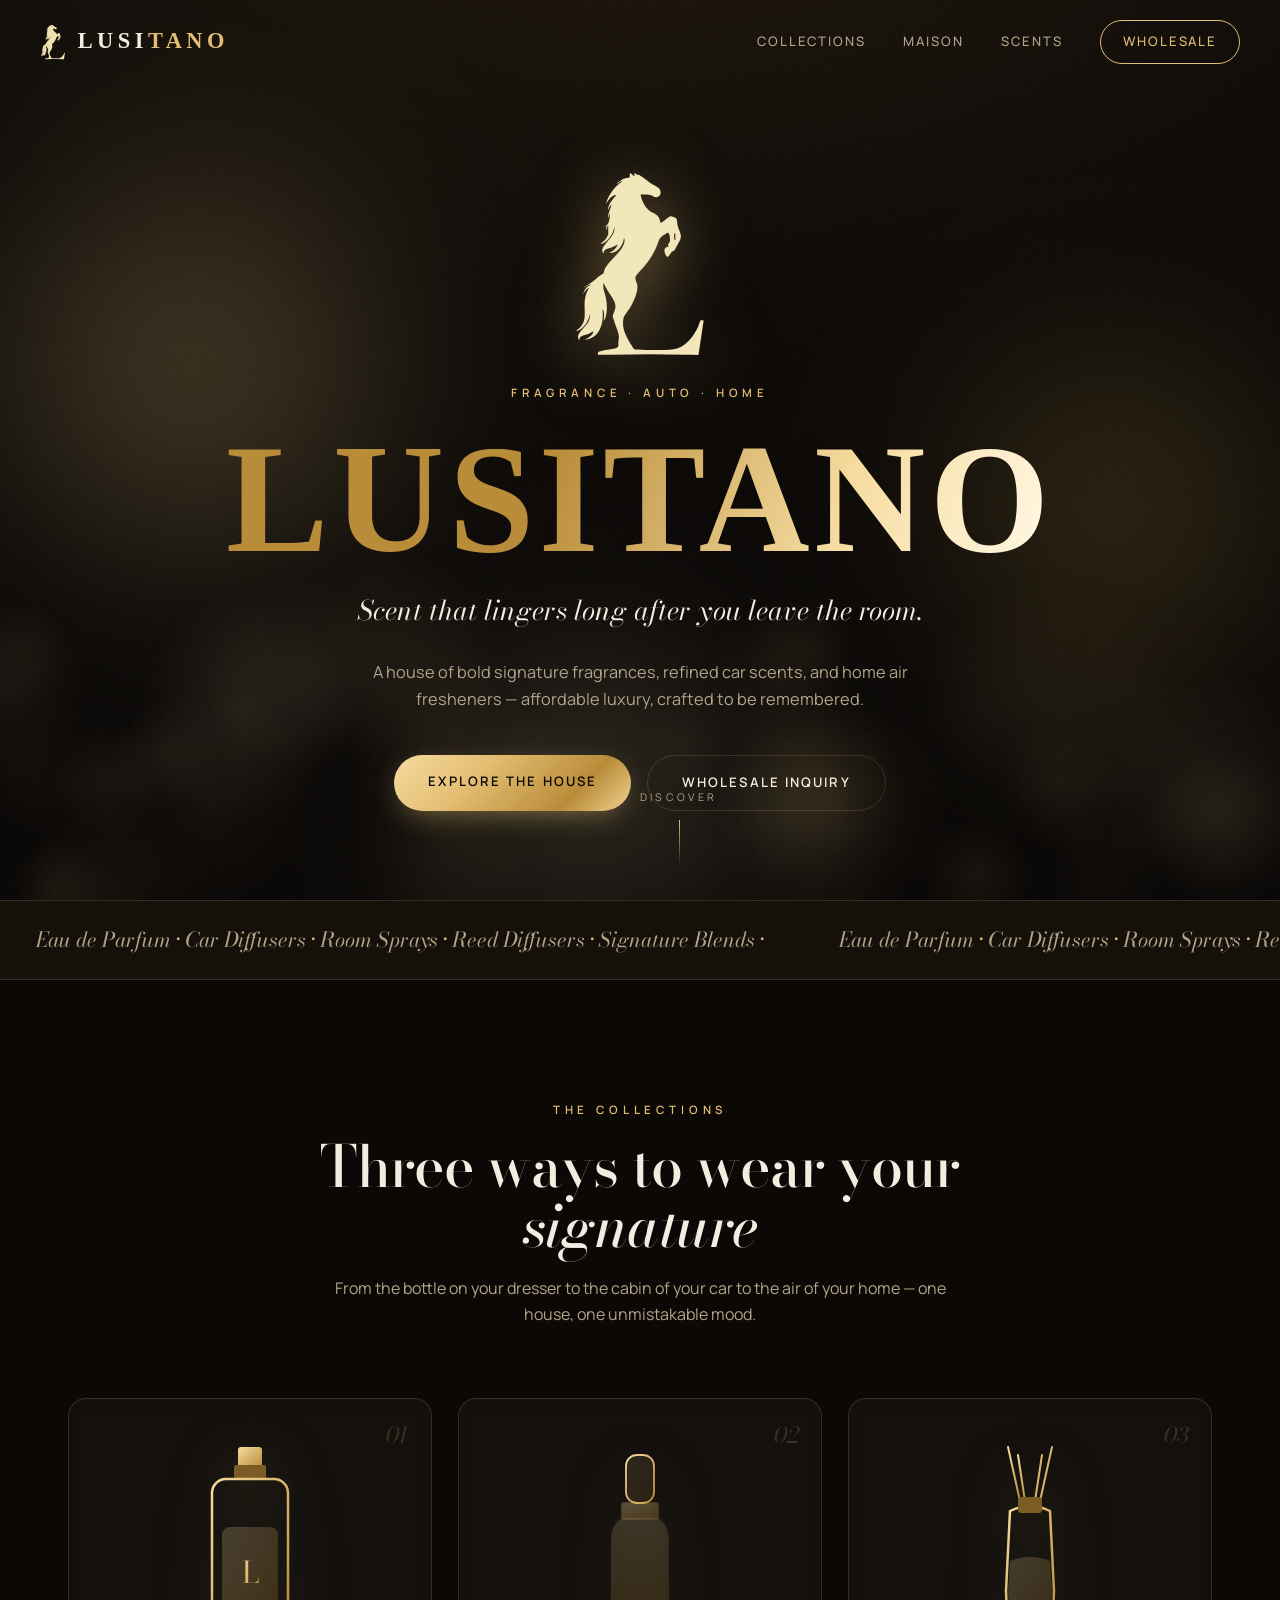
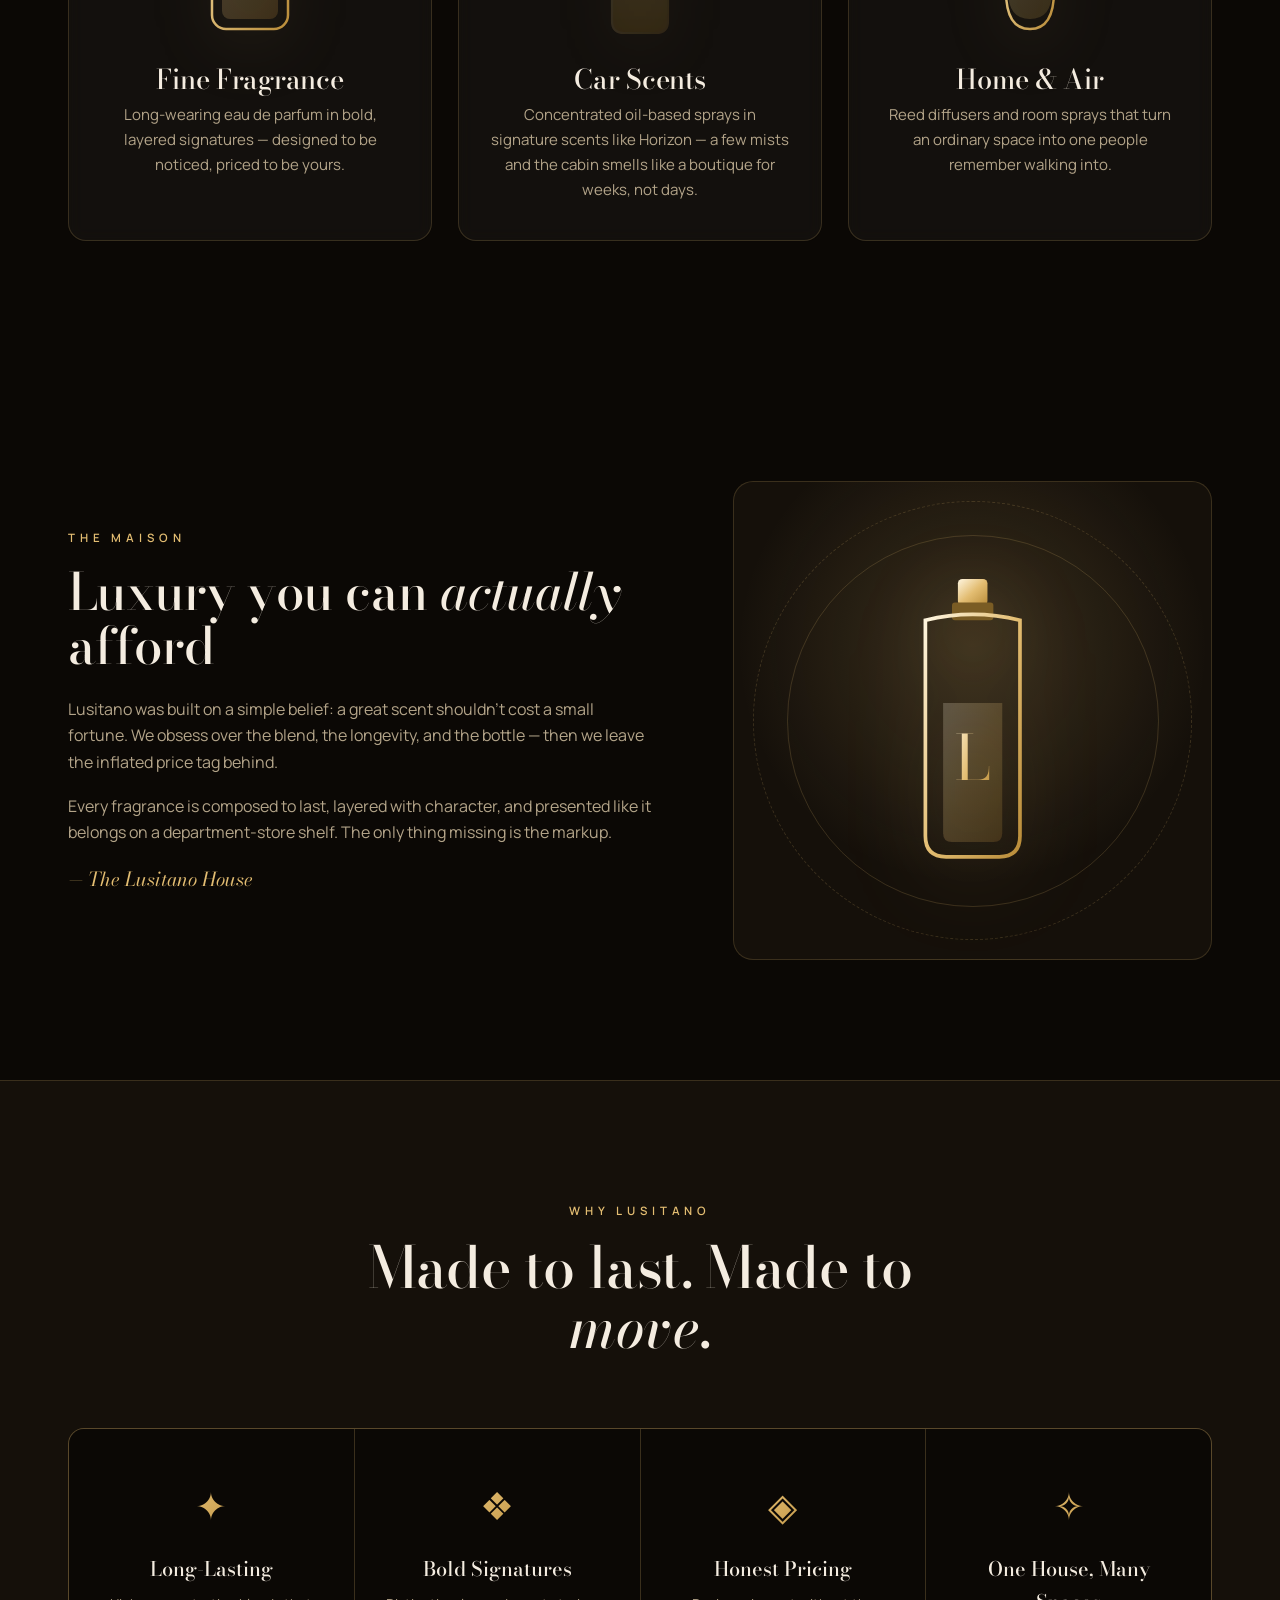
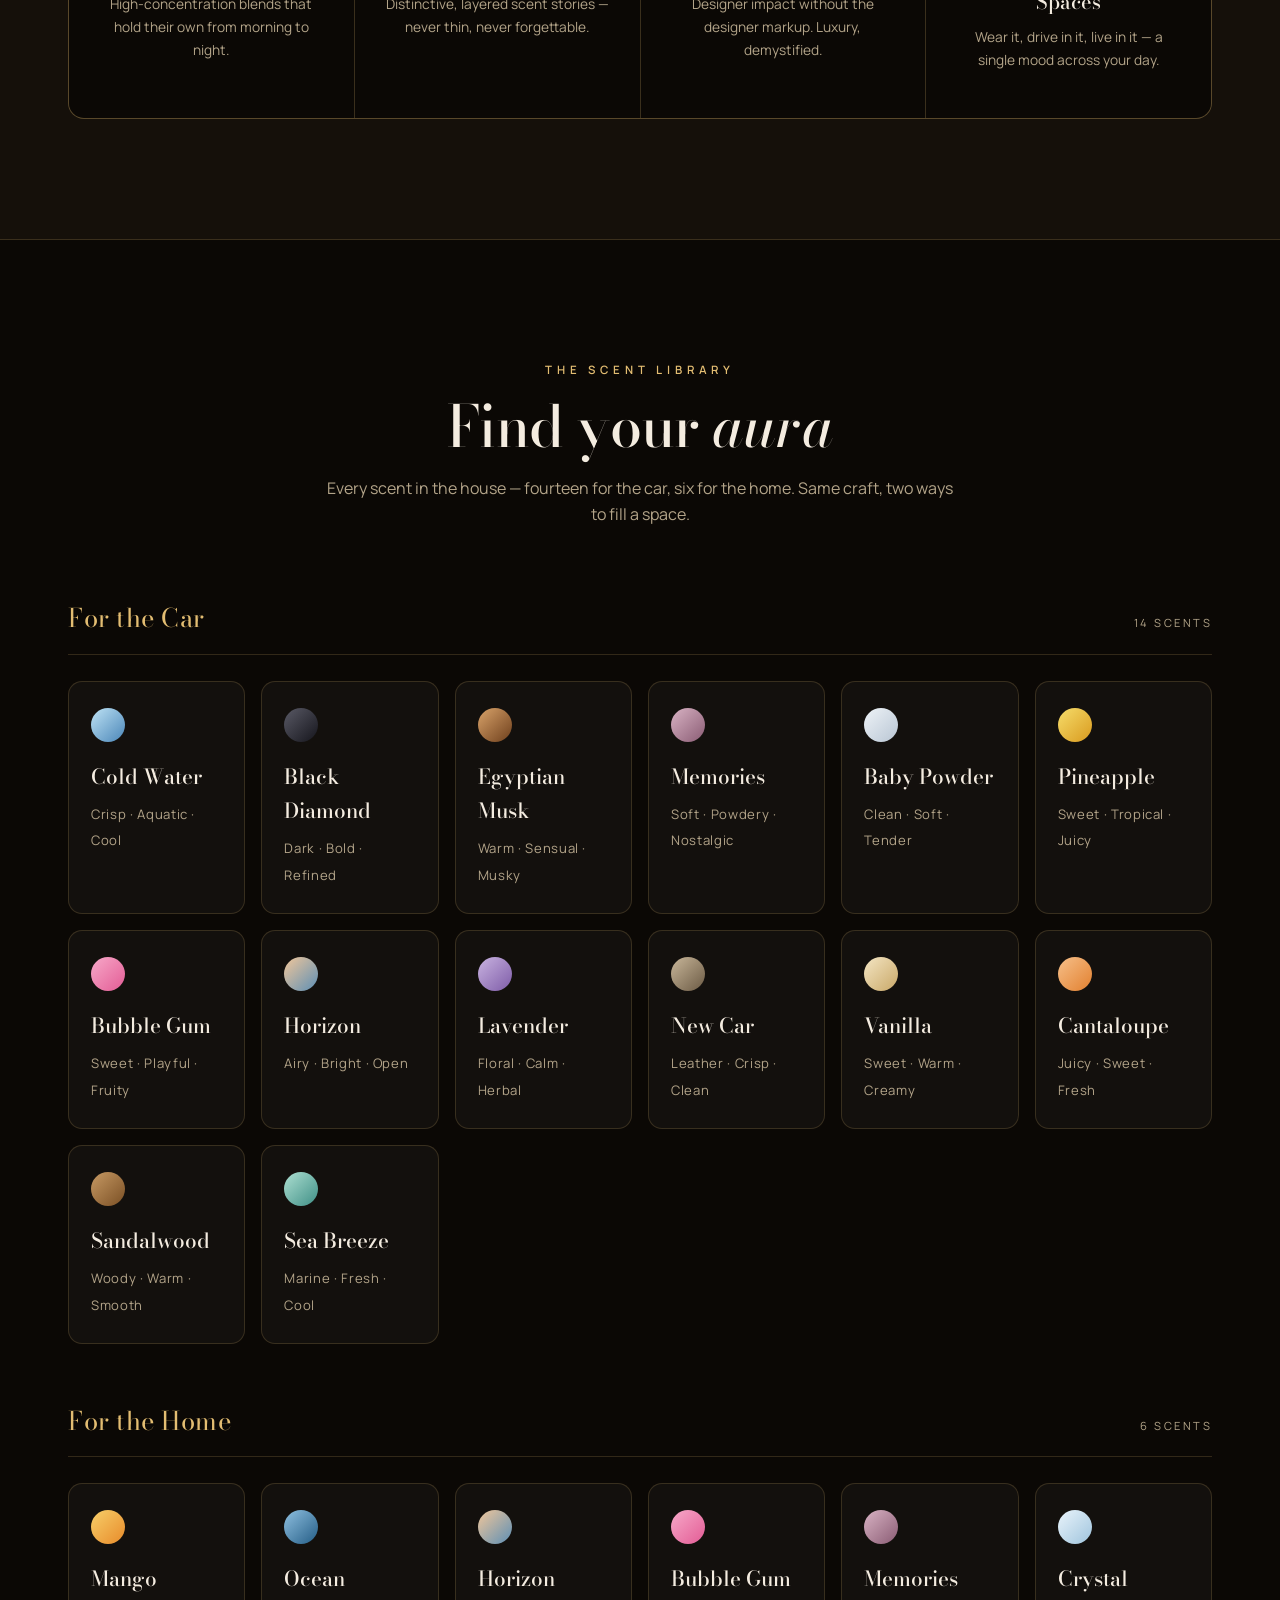
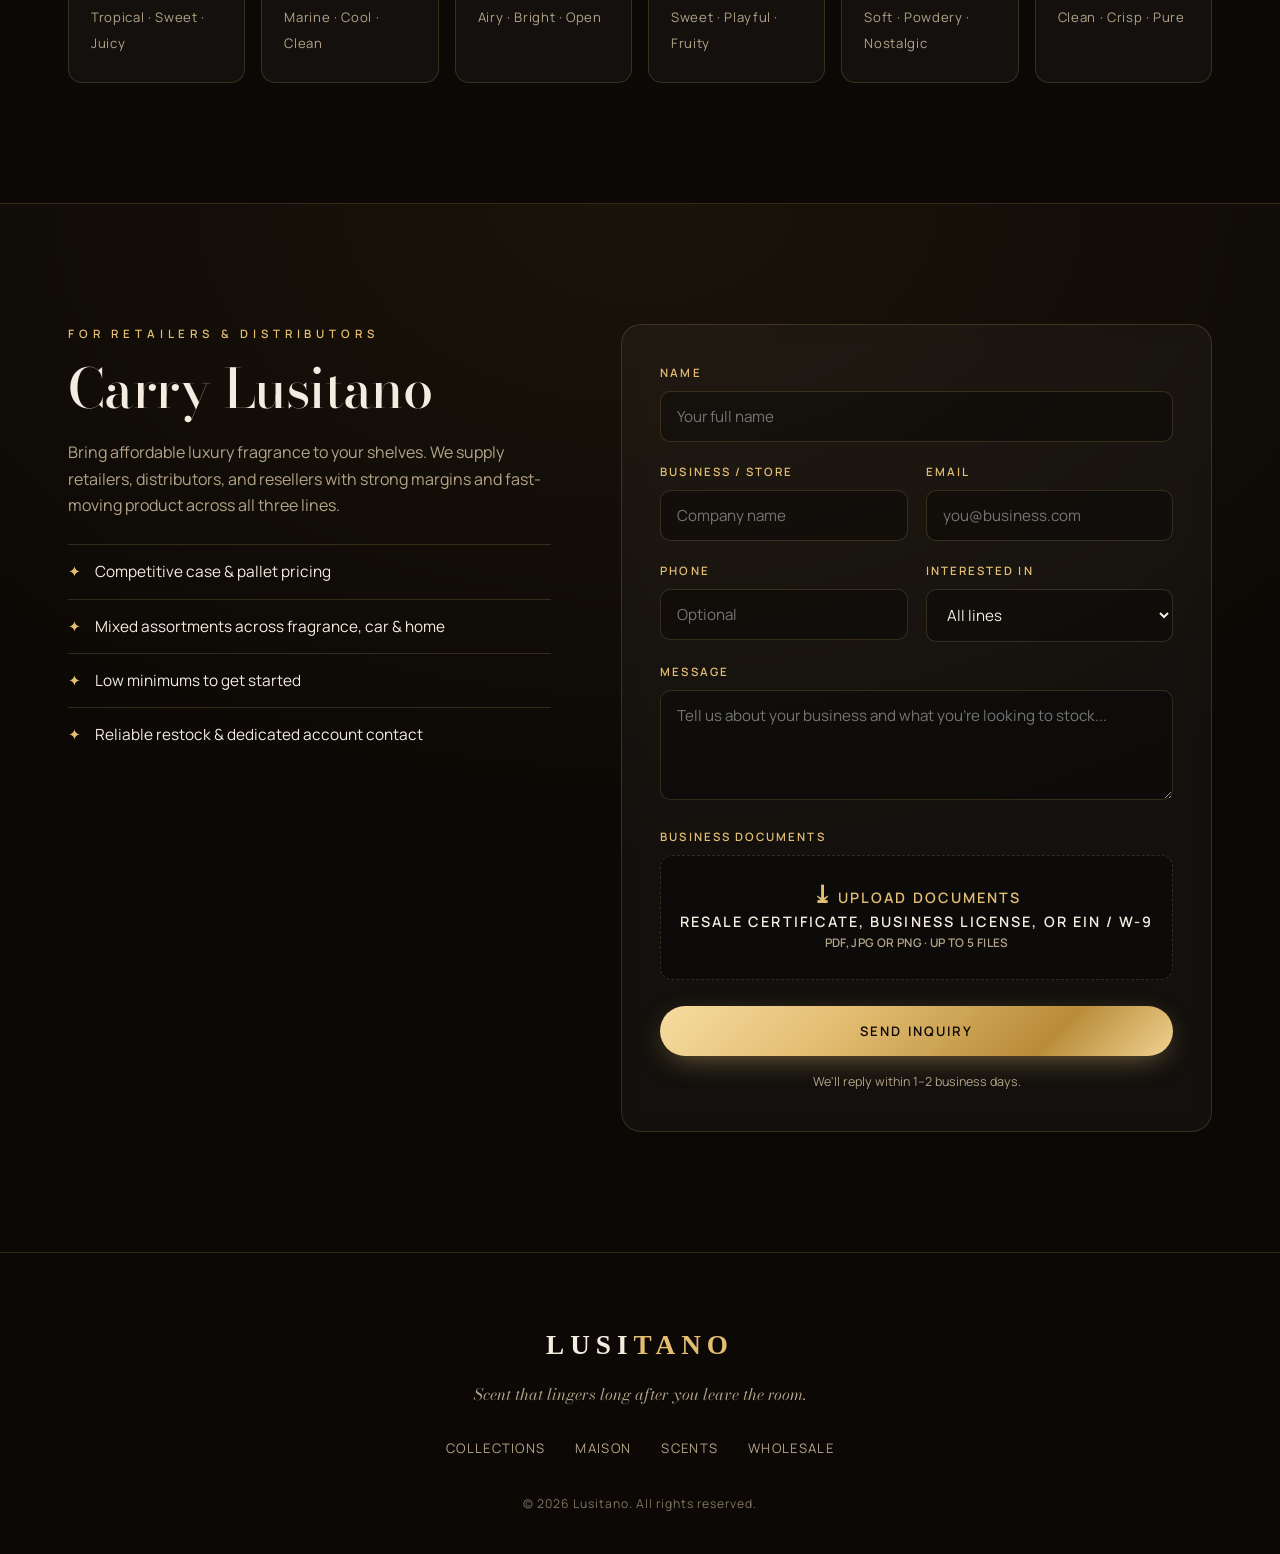
<file: index (19).html>
<!DOCTYPE html>
<html lang="en">
<head>
<meta charset="UTF-8">
<meta name="viewport" content="width=device-width, initial-scale=1.0">
<title>Lusitano — Signature Fragrance, Car &amp; Home Scents</title>
<meta name="description" content="Lusitano crafts bold signature fragrances, car scents, and home air fresheners. Affordable luxury, made to linger. Wholesale inquiries welcome.">

<!-- Open Graph -->
<meta property="og:type" content="website">
<meta property="og:title" content="Lusitano — Signature Fragrance, Car &amp; Home Scents">
<meta property="og:description" content="Bold signature fragrances, car scents, and home air fresheners. Affordable luxury, made to linger.">
<meta property="og:site_name" content="Lusitano">
<meta name="theme-color" content="#0b0805">
<link rel="icon" type="image/svg+xml" href="favicon.svg">

<link rel="preconnect" href="https://fonts.googleapis.com">
<link rel="preconnect" href="https://fonts.gstatic.com" crossorigin>
<link href="https://fonts.googleapis.com/css2?family=Bodoni+Moda:ital,opsz,wght@0,6..96,400;0,6..96,500;0,6..96,600;0,6..96,700;0,6..96,900;1,6..96,400;1,6..96,500&family=Tinos:wght@400;700&family=Manrope:wght@300;400;500;600;700&display=swap" rel="stylesheet">

<style>
:root{
  --bg:#0b0805;
  --bg-2:#15100a;
  --ink:#f4ece0;
  --muted:#b3a489;
  --gold:#e3bd72;
  --gold-bright:#f6dca0;
  --logo:#ecdfb0;
  --gold-deep:#b98c39;
  --line:rgba(227,189,114,.18);
  --glass:rgba(255,255,255,.035);
  --grad-gold:linear-gradient(135deg,#f6dca0 0%,#e3bd72 35%,#b98c39 75%,#f0d291 100%);
  --serif:"Bodoni Moda",serif;
  --wordmark:"Times New Roman","Tinos",Times,serif;
  --sans:"Manrope",system-ui,sans-serif;
}
*{margin:0;padding:0;box-sizing:border-box}
html{scroll-behavior:smooth}
body{
  background:var(--bg);
  color:var(--ink);
  font-family:var(--sans);
  font-weight:400;
  line-height:1.65;
  overflow-x:hidden;
  -webkit-font-smoothing:antialiased;
}

/* ---- Atmospheric background ---- */
.atmosphere{position:fixed;inset:0;z-index:-3;overflow:hidden;background:radial-gradient(120% 80% at 50% -10%,#1c140a 0%,#0b0805 55%,#070504 100%)}
.mist{position:absolute;border-radius:50%;filter:blur(70px);opacity:.5;mix-blend-mode:screen;animation:drift 24s ease-in-out infinite}
.mist.a{width:46vw;height:46vw;left:-8vw;top:8vh;background:radial-gradient(circle,rgba(227,189,114,.55),transparent 70%)}
.mist.b{width:38vw;height:38vw;right:-6vw;top:30vh;background:radial-gradient(circle,rgba(185,140,57,.5),transparent 70%);animation-duration:30s;animation-delay:-6s}
.mist.c{width:32vw;height:32vw;left:30vw;bottom:-10vh;background:radial-gradient(circle,rgba(246,220,160,.4),transparent 70%);animation-duration:34s;animation-delay:-12s}
@keyframes drift{
  0%,100%{transform:translate(0,0) scale(1)}
  33%{transform:translate(6vw,-5vh) scale(1.12)}
  66%{transform:translate(-5vw,4vh) scale(.95)}
}
/* grain */
.mist-canvas{position:fixed;inset:0;z-index:-1;pointer-events:none}
.grain{position:fixed;inset:0;z-index:-2;pointer-events:none;opacity:.05;
  background-image:url("data:image/svg+xml,%3Csvg xmlns='http://www.w3.org/2000/svg' width='160' height='160'%3E%3Cfilter id='n'%3E%3CfeTurbulence type='fractalNoise' baseFrequency='0.85' numOctaves='3'/%3E%3C/filter%3E%3Crect width='100%25' height='100%25' filter='url(%23n)'/%3E%3C/svg%3E")}

/* ---- Shared ---- */
.wrap{max-width:1200px;margin:0 auto;padding:0 28px}
.gold-text{background:var(--grad-gold);-webkit-background-clip:text;background-clip:text;color:transparent}
.eyebrow{font-family:var(--sans);font-size:.72rem;letter-spacing:.42em;text-transform:uppercase;color:var(--gold);font-weight:600;margin-bottom:18px}
h1,h2,h3{font-family:var(--serif);font-weight:500;line-height:1.04;letter-spacing:-.01em}
section{position:relative;padding:120px 0}

/* ---- Nav ---- */
nav{position:fixed;top:0;left:0;right:0;z-index:50;display:flex;align-items:center;justify-content:space-between;
  padding:20px 40px;transition:.4s}
nav.scrolled{padding:14px 40px;background:rgba(11,8,5,.92);border-bottom:1px solid var(--line)}
.logo{display:flex;align-items:center;gap:12px;text-decoration:none;font-family:var(--wordmark);font-weight:700;font-size:1.4rem;letter-spacing:.2em;text-transform:uppercase;color:var(--ink)}
.logo .logo-word span{color:var(--gold)}
.logo-mark{height:36px;width:auto;aspect-ratio:277/388;color:var(--logo);display:block}
.hero-mark{height:clamp(120px,17vw,190px);width:auto;aspect-ratio:277/388;color:#f2e7bb;margin-bottom:24px;opacity:0;animation:rise .9s .1s forwards;filter:drop-shadow(0 14px 34px rgba(227,189,114,.5))}
.nav-links{display:flex;gap:38px;align-items:center}
.nav-links a{color:var(--muted);text-decoration:none;font-size:.82rem;letter-spacing:.14em;text-transform:uppercase;font-weight:500;transition:.3s;position:relative}
.nav-links a:hover{color:var(--ink)}
.nav-links a.cta{padding:10px 22px;border:1px solid var(--gold);border-radius:40px;color:var(--gold)}
.nav-links a.cta:hover{background:var(--gold);color:#0b0805}
.burger{display:none;flex-direction:column;gap:5px;cursor:pointer;background:none;border:none;padding:4px}
.burger span{width:26px;height:2px;background:var(--gold);display:block;transition:.3s;transform-origin:center}
.burger.open span:nth-child(1){transform:translateY(7px) rotate(45deg)}
.burger.open span:nth-child(2){opacity:0}
.burger.open span:nth-child(3){transform:translateY(-7px) rotate(-45deg)}

/* ---- Hero ---- */
.hero{min-height:100vh;display:flex;flex-direction:column;align-items:center;justify-content:center;text-align:center;padding-top:80px}
.hero .eyebrow{opacity:0;animation:rise .9s .2s forwards}
.hero h1{font-family:var(--wordmark);font-size:clamp(3.4rem,12vw,10rem);font-weight:700;letter-spacing:.03em;opacity:0;animation:rise 1s .35s forwards}
.hero h1 .shimmer{background:linear-gradient(110deg,#b98c39 20%,#f6dca0 38%,#fff6e0 50%,#f6dca0 62%,#b98c39 80%);
  background-size:200% auto;-webkit-background-clip:text;background-clip:text;color:transparent;animation:shine 6s linear infinite}
@keyframes shine{to{background-position:200% center}}
.hero .tag{font-family:var(--serif);font-style:italic;font-size:clamp(1.1rem,2.6vw,1.7rem);color:var(--ink);margin-top:8px;opacity:0;animation:rise 1s .55s forwards}
.hero .sub{max-width:540px;color:var(--muted);margin:26px auto 0;font-size:1.02rem;opacity:0;animation:rise 1s .7s forwards}
.hero-cta{display:flex;gap:16px;margin-top:42px;opacity:0;animation:rise 1s .85s forwards;flex-wrap:wrap;justify-content:center}
.btn{font-family:var(--sans);font-size:.82rem;letter-spacing:.16em;text-transform:uppercase;font-weight:600;
  padding:16px 34px;border-radius:44px;text-decoration:none;cursor:pointer;border:none;transition:.35s;display:inline-block}
.btn-gold{background:var(--grad-gold);color:#0b0805;box-shadow:0 8px 30px -10px rgba(227,189,114,.6)}
.btn-gold:hover{transform:translateY(-3px);box-shadow:0 14px 40px -10px rgba(227,189,114,.8)}
.btn-ghost{border:1px solid var(--line);color:var(--ink)}
.btn-ghost:hover{border-color:var(--gold);color:var(--gold)}
.scroll-hint{position:absolute;bottom:34px;left:50%;transform:translateX(-50%);color:var(--muted);font-size:.66rem;letter-spacing:.32em;text-transform:uppercase;opacity:0;animation:rise 1s 1.1s forwards}
.scroll-hint::after{content:"";display:block;width:1px;height:46px;background:linear-gradient(var(--gold),transparent);margin:14px auto 0}
@keyframes rise{from{opacity:0;transform:translateY(28px)}to{opacity:1;transform:translateY(0)}}

/* ---- Marquee strip ---- */
.marquee{border-top:1px solid var(--line);border-bottom:1px solid var(--line);padding:22px 0;overflow:hidden;white-space:nowrap;background:var(--bg-2)}
.marquee-track{display:inline-block;animation:scroll 28s linear infinite}
.marquee-track span{font-family:var(--serif);font-style:italic;font-size:1.3rem;color:var(--muted);margin:0 36px}
.marquee-track span b{color:var(--gold);font-style:normal;font-weight:500}
@keyframes scroll{from{transform:translateX(0)}to{transform:translateX(-50%)}}

/* ---- Section heading ---- */
.head{text-align:center;max-width:640px;margin:0 auto 70px}
.head h2{font-size:clamp(2.2rem,5vw,3.6rem)}
.head p{color:var(--muted);margin-top:18px}

/* ---- Collections ---- */
.collections{display:grid;grid-template-columns:repeat(3,1fr);gap:26px}
.card{position:relative;border:1px solid var(--line);border-radius:18px;padding:42px 32px 38px;background:var(--glass);
  backdrop-filter:blur(8px);overflow:hidden;transition:.45s;text-align:center}
.card::before{content:"";position:absolute;inset:0;background:radial-gradient(120% 80% at 50% 0%,rgba(227,189,114,.12),transparent 60%);opacity:0;transition:.45s}
.card:hover{transform:translateY(-8px);border-color:var(--gold)}
.card:hover::before{opacity:1}
.card .art{height:200px;display:flex;align-items:center;justify-content:center;margin-bottom:24px}
.card .art svg{height:100%;filter:drop-shadow(0 16px 30px rgba(227,189,114,.25))}
.card h3{font-size:1.7rem;margin-bottom:10px}
.card p{color:var(--muted);font-size:.94rem}
.card .num{position:absolute;top:18px;right:22px;font-family:var(--serif);font-style:italic;color:var(--line);font-size:1.4rem}

/* ---- Story / split ---- */
.story{display:grid;grid-template-columns:1.1fr .9fr;gap:80px;align-items:center}
.story .vis{aspect-ratio:1;border-radius:20px;border:1px solid var(--line);background:
  radial-gradient(circle at 50% 35%,rgba(227,189,114,.18),transparent 60%),var(--bg-2);
  display:flex;align-items:center;justify-content:center;position:relative;overflow:hidden}
.story .vis svg{height:62%;filter:drop-shadow(0 20px 40px rgba(227,189,114,.3))}
.story .vis .ring{position:absolute;width:78%;height:78%;border:1px solid var(--line);border-radius:50%;animation:spin 40s linear infinite}
.story .vis .ring.two{width:92%;height:92%;animation-duration:60s;animation-direction:reverse;border-style:dashed}
@keyframes spin{to{transform:rotate(360deg)}}
.story h2{font-size:clamp(2rem,4.5vw,3.2rem);margin-bottom:24px}
.story p{color:var(--muted);margin-bottom:18px}
.story .signoff{font-family:var(--serif);font-style:italic;color:var(--gold);font-size:1.2rem}

/* ---- Features ---- */
.features{background:var(--bg-2);border-top:1px solid var(--line);border-bottom:1px solid var(--line)}
.feat-grid{display:grid;grid-template-columns:repeat(4,1fr);gap:1px;background:var(--line);border:1px solid var(--line);border-radius:16px;overflow:hidden}
.feat{background:var(--bg);padding:46px 30px;text-align:center;transition:.4s}
.feat:hover{background:var(--bg-2)}
.feat .ico{font-family:var(--serif);font-size:2.4rem;margin-bottom:14px}
.feat h4{font-family:var(--serif);font-size:1.25rem;font-weight:500;margin-bottom:8px}
.feat p{color:var(--muted);font-size:.86rem}

/* ---- Scent families ---- */
.scent-group{margin-bottom:56px}
.scent-group:last-child{margin-bottom:0}
.scent-group-head{display:flex;align-items:baseline;gap:16px;margin-bottom:26px;padding-bottom:14px;border-bottom:1px solid var(--line)}
.sg-label{font-family:var(--serif);font-size:1.6rem;color:var(--gold);letter-spacing:.02em}
.sg-count{font-size:.7rem;letter-spacing:.22em;text-transform:uppercase;color:var(--muted);margin-left:auto}
.scent-hint{display:none;font-size:.66rem;letter-spacing:.18em;text-transform:uppercase;color:var(--gold);opacity:.75;margin-left:12px}
.scents{display:grid;grid-template-columns:repeat(auto-fill,minmax(170px,1fr));gap:16px}
.scent{border:1px solid var(--line);border-radius:14px;padding:26px 22px;background:var(--glass);transition:.4s;cursor:default}
.scent:hover{border-color:var(--gold);transform:translateY(-5px)}
.scent .dot{width:34px;height:34px;border-radius:50%;margin-bottom:18px}
.scent h4{font-family:var(--serif);font-size:1.3rem;font-weight:500;margin-bottom:6px}
.scent span{color:var(--muted);font-size:.82rem;letter-spacing:.05em}

/* ---- Wholesale ---- */
.wholesale{background:radial-gradient(110% 90% at 50% 0%,#1a130a,#0b0805 70%);border-top:1px solid var(--line)}
.ws-grid{display:grid;grid-template-columns:.9fr 1.1fr;gap:70px;align-items:start}
.ws-copy h2{font-size:clamp(2.2rem,5vw,3.4rem);margin-bottom:22px}
.ws-copy p{color:var(--muted);margin-bottom:26px}
.ws-list{list-style:none}
.ws-list li{padding:14px 0;border-top:1px solid var(--line);color:var(--ink);font-size:.96rem;display:flex;gap:14px;align-items:center}
.ws-list li::before{content:"✦";color:var(--gold)}
.form{border:1px solid var(--line);border-radius:20px;padding:38px;background:var(--glass);backdrop-filter:blur(10px)}
.field{margin-bottom:20px}
.field label{display:block;font-size:.72rem;letter-spacing:.18em;text-transform:uppercase;color:var(--gold);margin-bottom:9px;font-weight:600}
.field input,.field textarea,.field select{width:100%;background:rgba(0,0,0,.3);border:1px solid var(--line);border-radius:10px;
  padding:14px 16px;color:var(--ink);font-family:var(--sans);font-size:.95rem;transition:.3s}
.field input:focus,.field textarea:focus,.field select:focus{outline:none;border-color:var(--gold);background:rgba(0,0,0,.5)}
.field textarea{resize:vertical;min-height:110px}
.field-row{display:grid;grid-template-columns:1fr 1fr;gap:18px}
.form .btn-gold{width:100%;margin-top:6px}
.dropzone{display:flex;flex-direction:column;align-items:center;text-align:center;gap:8px;padding:26px 18px;border:1.5px dashed var(--line);border-radius:12px;background:rgba(0,0,0,.25);cursor:pointer;transition:.3s}
.dropzone:hover{border-color:var(--gold);background:rgba(0,0,0,.4)}
.dz-icon{font-size:1.5rem;color:var(--gold);line-height:1}
.dz-text{font-size:.9rem;color:var(--ink)}
.dz-text b{color:var(--gold);font-weight:600}
.dz-files{font-size:.74rem;color:var(--muted);letter-spacing:.03em;word-break:break-word}
.dropzone input[type=file]{display:none}
.form-note{font-size:.78rem;color:var(--muted);text-align:center;margin-top:16px}

/* ---- Footer ---- */
footer{padding:70px 0 40px;border-top:1px solid var(--line);text-align:center}
.foot-logo{font-family:var(--wordmark);font-weight:700;font-size:1.7rem;letter-spacing:.22em;text-transform:uppercase;margin-bottom:14px}
.foot-logo span{color:var(--gold)}
.foot-tag{font-family:var(--serif);font-style:italic;color:var(--muted);margin-bottom:30px}
.foot-links{display:flex;gap:30px;justify-content:center;flex-wrap:wrap;margin-bottom:34px}
.foot-links a{color:var(--muted);text-decoration:none;font-size:.82rem;letter-spacing:.1em;text-transform:uppercase;transition:.3s}
.foot-links a:hover{color:var(--gold)}
.copyright{color:var(--muted);font-size:.76rem;letter-spacing:.08em;opacity:.7}

/* ---- Reveal ---- */
.reveal{opacity:0;transform:translateY(40px);transition:.9s cubic-bezier(.2,.7,.2,1)}
.reveal.in{opacity:1;transform:none}

/* ---- Responsive ---- */
@media(max-width:900px){
  nav,nav.scrolled{padding:16px 22px}
  .nav-links{position:fixed;inset:0;width:100%;flex-direction:column;justify-content:center;align-items:center;gap:34px;background:rgba(11,8,5,.97);
    backdrop-filter:blur(20px);transform:translateX(100%);transition:.4s;z-index:55}
  .nav-links.open{transform:none}
  .nav-links a{font-size:1.15rem;letter-spacing:.18em}
  .nav-links a.cta{padding:14px 32px}
  .burger{display:flex;z-index:60}
  .collections,.feat-grid,.story,.ws-grid{grid-template-columns:1fr}
  .feat-grid{gap:1px}
  .story{gap:40px}
  .ws-grid{gap:44px}
  section{padding:80px 0}
  .field-row{grid-template-columns:1fr}
  /* tone down atmosphere on mobile */
  .mist{opacity:.2;filter:blur(55px)}
  .mist.c{display:none}
  /* scents become a side-scroll carousel */
  .scents{display:flex;gap:14px;overflow-x:auto;scroll-snap-type:x mandatory;-webkit-overflow-scrolling:touch;padding:4px 0 16px;scrollbar-width:none}
  .scents::-webkit-scrollbar{display:none}
  .scent{flex:0 0 72%;scroll-snap-align:center}
  .scent-hint{display:block}
}
</style>
</head>
<body>

<div class="atmosphere">
  <div class="mist a"></div><div class="mist b"></div><div class="mist c"></div>
</div>
<div class="grain"></div>
<canvas class="mist-canvas" id="mistCanvas"></canvas>
<svg width="0" height="0" aria-hidden="true" style="position:absolute"><symbol id="horseMark" viewBox="822.80 273.86 277.03 388.39"><path transform="matrix(1,0,0,-1,1033.657,418.74708)" d="M0 0C1.201 1.134-.022 4.557-.046 6.034-.064 7.209 .557 8.403 .476 9.471 .398 10.495-.183 13.814-1.399 14.179-2.278 11.052-2.428 7.162-2.112 3.906-2.052 3.285-1.524-1.439 0 0M-136.891 29.08C-139.986 26.578-139.642 21.987-140.446 18.445L-141.102 24.425-139.026 29.789-142.924 26.246C-143.793 28.637-139.394 30.169-137.981 31.943-134.559 36.237-133.401 48.391-133.351 53.903L-136.895 45.759C-137.873 44.602-137.632 46.519-137.534 47.091-136.083 55.61-133.119 64.056-129.791 71.988-130.779 72.474-132.027 70.385-132.514 69.745-134.268 67.439-136.155 64.551-136.9 61.715-138.33 61.693-137.481 64.561-137.288 65.299-134.645 75.355-126.924 84.226-119.867 91.494-130.223 90.707-134.712 83.29-139.84 75.653-140.329 74.924-141.263 73.438-141.134 75.525-135.677 93.495-123.917 108.929-108.521 119.523-112.001 120.624-115.668 115.917-118.105 114.918-118.43 114.784-119.267 114.732-119.154 115.261-112.171 122.118-103.019 127.631-92.908 127.675-92.747 130.79-93.798 134.534-91.139 136.885-90.313 135.965-83.939 129.495-82.985 130.518-82.925 132.682-84.912 135.183-82.628 136.885-82.249 136.882-78.837 133.578-77.799 133.151-76.357 132.557-75.369 133.486-73.53 132.569-66.628 129.128-57.614 120.817-50.864 116.171-46.051 112.859-37.905 109.099-34.065 106.016-28.076 101.209-27.647 90.256-36.287 87.725-43.529 85.603-45.387 90.35-51.049 91.869-51.868 92.089-56.545 92.92-57.091 92.92H-70.923C-68.465 80.56-63.466 69.158-53.907 60.637-45.95 53.543-36.231 54.13-32.067 42.755-31.111 40.144-31.303 33.623-27.852 35.294-23.158 37.567-13.559 47.299-9.385 48.098-7.511 48.457 .516 45.263 1.82 44.012 3.701 42.208 4.275 31.91 5.18 28.22 7.363 19.323 14.368 10.008 10.561 1.151 9.524-1.261-.891-21.011-1.792-21.963-3.291-23.546-5.288-23.02-6.764-24.084-8.688-25.471-13.399-35.471-16.586-34.706-22.999-27.105-26.01-13.63-12.05-13.471L-14.814-11.995C-15.298-8.266-11.255-6.116-10.675-2.44-10.122 1.063-10.903 15.739-16.534 14.75-21.405 10.792-29.211 7.593-32.045 1.906-34.67-3.363-36.52-10.244-39.103-15.862-48.423-36.137-58.015-48.339-72.706-64.542-74.571-66.599-80.219-72.617-81.007-74.68-82.925-79.702-77.867-87.707-77.313-93.287-75.945-107.074-86.086-128.672-93.327-140.391-97.694-147.458-105.059-154.511-106.206-162.978-108.585-180.535-101.967-194.192-93.478-208.758-91.739-211.743-85.344-222.736-82.99-223.802-79.966-225.172-78.668-223.95-76.281-224.131-54.271-225.799-25.232-225.597-3.191-223.434 20.078-221.149 37.891-196.936 46.949-177.104 47.981-174.845 50.598-166.263 51.425-165.265 52.589-163.862 56.354-164.818 58.173-164.573L47.539-235.506C38.214-234.933 28.82-235.156 19.488-234.821-30.666-233.02-80.594-233.455-130.832-234.821-139.929-235.068-149.08-234.578-158.173-234.791-158.18-233.418-158.07-229.872-156.996-229.06-155.746-228.115-147.07-226.283-144.828-225.791-139.087-224.532-120.156-223.027-117.393-219.177-114.724-215.457-116.672-212.888-116.347-209.649-115.633-202.549-114.176-199.91-115.938-192.204-118.104-182.731-122.839-174.828-125.287-163.958-125.801-161.674-127.503-159.038-127.644-157.035-127.945-152.763-122.881-143.649-122.178-138.494-120.282-124.579-135.505-110.38-141.268-98.367L-146.822-87.25V-97.536C-146.822-101.67-142.45-113.774-141.476-119.145-139.079-132.364-138.412-146.312-142.538-159.275L-146.105-165.983C-145.872-158.172-143.267-148.229-148.942-141.869-144.857-168.03-153.548-201.627-184.413-203.939-178.414-199.873-169.681-196.574-167.528-188.901-167.283-188.028-166.971-186.876-168.439-187.279-170.377-187.812-174.07-190.793-176.627-191.864-183.65-194.804-197.604-195.557-195.773-205.709-199.163-203.263-199.184-198.356-197.93-194.679-195.292-186.942-182.093-176.109-177.648-167.435-175.221-162.701-173.13-156.386-174.131-151.083-176.451-163.023-182.11-174.159-191.984-181.472-194.963-183.678-198.932-186.583-202.855-186.206-192.424-179.068-186.068-170.054-185.098-157.147-184.119-144.118-186.651-132.302-184.224-119.008-182.821-111.324-179.561-104.342-175.898-97.542L-182.281-101.799C-184.19-104.359-186.143-106.625-186.553-109.944-187.674-110.142-187.319-108.966-187.202-108.238-185.944-100.406-180.027-95.272-173.072-92.207-173.146-90.626-176.233-91.92-177.004-92.181L-187.25-97.539C-184.907-94.72-181.56-93.376-178.566-91.515-168.526-85.274-165.864-83.213-157.087-75.212-154.617-72.961-148.91-70.551-147.547-69.147-146.227-67.789-145.179-62.081-144.121-59.805-134.801-39.76-104.845-23.189-103.528-1.033-103.459 .124-103.474 3.232-104.964 3.541-106.215-11.239-118.604-28.037-134.763-26.95-132.235-24.834-128.973-23.696-126.31-21.578-122.402-18.469-119.978-14.685-117.744-10.283-117.321-8.978-126.841-14.196-127.682-14.532-135.18-17.53-147.221-17.884-146.464-28.372-152.52-20.537-146.658-13.724-141.837-7.47-133.97 2.732-122.74 11.674-124.13 26.239L-127.328 15.615C-130.894 7.774-136.51-.04-143.761-4.836-146.108-6.388-149.625-9.117-152.493-8.163-149.279-5.336-145.213-2.288-142.583 1.078-141.387 2.608-136.891 10.319-136.891 11.701Z" fill="currentColor"/></symbol></svg>

<!-- NAV -->
<nav id="nav">
  <a class="logo" href="#top">
    <svg class="logo-mark" aria-hidden="true"><use href="#horseMark"/></svg>
    <span class="logo-word">Lusi<span>tano</span></span>
  </a>
  <div class="nav-links" id="navLinks">
    <a href="#collections">Collections</a>
    <a href="#story">Maison</a>
    <a href="#scents">Scents</a>
    <a href="#wholesale" class="cta">Wholesale</a>
  </div>
  <button class="burger" id="burger" aria-label="Menu"><span></span><span></span><span></span></button>
</nav>

<!-- HERO -->
<header class="hero" id="top">
  <svg class="hero-mark" role="img" aria-label="Lusitano"><use href="#horseMark"/></svg>
  <div class="eyebrow">Fragrance · Auto · Home</div>
  <h1><span class="shimmer">LUSITANO</span></h1>
  <div class="tag">Scent that lingers long after you leave the room.</div>
  <p class="sub">A house of bold signature fragrances, refined car scents, and home air fresheners — affordable luxury, crafted to be remembered.</p>
  <div class="hero-cta">
    <a href="#collections" class="btn btn-gold">Explore the House</a>
    <a href="#wholesale" class="btn btn-ghost">Wholesale Inquiry</a>
  </div>
  <div class="scroll-hint">Discover</div>
</header>

<!-- MARQUEE -->
<div class="marquee">
  <div class="marquee-track">
    <span>Eau de Parfum <b>·</b> Car Diffusers <b>·</b> Room Sprays <b>·</b> Reed Diffusers <b>·</b> Signature Blends <b>·</b></span>
    <span>Eau de Parfum <b>·</b> Car Diffusers <b>·</b> Room Sprays <b>·</b> Reed Diffusers <b>·</b> Signature Blends <b>·</b></span>
  </div>
</div>

<!-- COLLECTIONS -->
<section id="collections">
  <div class="wrap">
    <div class="head reveal">
      <div class="eyebrow">The Collections</div>
      <h2>Three ways to wear your <em>signature</em></h2>
      <p>From the bottle on your dresser to the cabin of your car to the air of your home — one house, one unmistakable mood.</p>
    </div>
    <div class="collections">

      <div class="card reveal">
        <div class="num">01</div>
        <div class="art">
          <svg viewBox="0 0 120 200" xmlns="http://www.w3.org/2000/svg">
            <defs><linearGradient id="g1" x1="0" y1="0" x2="1" y2="1">
              <stop offset="0" stop-color="#f6dca0"/><stop offset="1" stop-color="#b98c39"/></linearGradient></defs>
            <rect x="48" y="6" width="24" height="20" rx="3" fill="url(#g1)"/>
            <rect x="44" y="24" width="32" height="14" rx="2" fill="#7a5c24"/>
            <rect x="22" y="38" width="76" height="150" rx="14" fill="none" stroke="url(#g1)" stroke-width="2.5"/>
            <rect x="32" y="86" width="56" height="92" rx="8" fill="url(#g1)" opacity="0.22"/>
            <text x="60" y="142" text-anchor="middle" font-family="Bodoni Moda,serif" font-size="30" fill="url(#g1)">L</text>
          </svg>
        </div>
        <h3>Fine Fragrance</h3>
        <p>Long-wearing eau de parfum in bold, layered signatures — designed to be noticed, priced to be yours.</p>
      </div>

      <div class="card reveal">
        <div class="num">02</div>
        <div class="art">
          <svg viewBox="0 0 120 200" xmlns="http://www.w3.org/2000/svg">
            <defs>
              <linearGradient id="carG" x1="0" y1="0" x2="1" y2="1"><stop offset="0" stop-color="#f6dca0"/><stop offset="1" stop-color="#b98c39"/></linearGradient>
              <linearGradient id="carLiq" x1="0" y1="0" x2="0" y2="1"><stop offset="0" stop-color="#f6dca0"/><stop offset="1" stop-color="#c9962f"/></linearGradient>
            </defs>
            <rect x="46" y="14" width="28" height="48" rx="11" fill="url(#carG)" opacity="0.12"/>
            <rect x="46" y="14" width="28" height="48" rx="11" fill="none" stroke="url(#carG)" stroke-width="1.8"/>
            <rect x="42" y="62" width="36" height="16" rx="2.5" fill="url(#carG)" opacity="0.3" stroke="url(#carG)" stroke-width="1.6"/>
            <path d="M42 78 L78 78 C84 82 88 88 88 100 L88 180 Q88 192 76 192 L44 192 Q32 192 32 180 L32 100 C32 88 36 82 42 78 Z" fill="url(#carLiq)" opacity="0.16" stroke="url(#carG)" stroke-width="2.2"/>
          </svg>
        </div>
        <h3>Car Scents</h3>
        <p>Concentrated oil-based sprays in signature scents like Horizon — a few mists and the cabin smells like a boutique for weeks, not days.</p>
      </div>

      <div class="card reveal">
        <div class="num">03</div>
        <div class="art">
          <svg viewBox="0 0 120 200" xmlns="http://www.w3.org/2000/svg">
            <defs><linearGradient id="g3" x1="0" y1="0" x2="1" y2="1">
              <stop offset="0" stop-color="#f6dca0"/><stop offset="1" stop-color="#b98c39"/></linearGradient></defs>
            <g stroke="url(#g3)" stroke-width="2" stroke-linecap="round">
              <line x1="50" y1="60" x2="38" y2="6"/><line x1="60" y1="58" x2="60" y2="2"/>
              <line x1="70" y1="60" x2="82" y2="6"/><line x1="55" y1="60" x2="48" y2="14"/>
              <line x1="65" y1="60" x2="72" y2="14"/>
            </g>
            <path d="M40 70 Q60 60 80 70 L84 150 Q84 188 60 188 Q36 188 36 150 Z" fill="none" stroke="url(#g3)" stroke-width="2.5"/>
            <path d="M40 120 Q60 112 80 120 L82 150 Q82 178 60 178 Q38 178 38 150 Z" fill="url(#g3)" opacity="0.2"/>
            <rect x="48" y="56" width="24" height="16" rx="3" fill="#7a5c24"/>
          </svg>
        </div>
        <h3>Home &amp; Air</h3>
        <p>Reed diffusers and room sprays that turn an ordinary space into one people remember walking into.</p>
      </div>

    </div>
  </div>
</section>

<!-- STORY -->
<section id="story">
  <div class="wrap">
    <div class="story">
      <div class="reveal">
        <div class="eyebrow">The Maison</div>
        <h2>Luxury you can <em>actually</em> afford</h2>
        <p>Lusitano was built on a simple belief: a great scent shouldn't cost a small fortune. We obsess over the blend, the longevity, and the bottle — then we leave the inflated price tag behind.</p>
        <p>Every fragrance is composed to last, layered with character, and presented like it belongs on a department-store shelf. The only thing missing is the markup.</p>
        <p class="signoff">— The Lusitano House</p>
      </div>
      <div class="vis reveal">
        <div class="ring"></div><div class="ring two"></div>
        <svg viewBox="0 0 120 200" xmlns="http://www.w3.org/2000/svg">
          <defs><linearGradient id="g4" x1="0" y1="0" x2="1" y2="1">
            <stop offset="0" stop-color="#fff6e0"/><stop offset="0.5" stop-color="#e3bd72"/><stop offset="1" stop-color="#b98c39"/></linearGradient></defs>
          <rect x="50" y="4" width="20" height="18" rx="3" fill="url(#g4)"/>
          <rect x="46" y="20" width="28" height="12" rx="2" fill="#7a5c24"/>
          <path d="M28 32 Q60 24 92 32 L92 178 Q92 192 78 192 L42 192 Q28 192 28 178 Z" fill="none" stroke="url(#g4)" stroke-width="2.5"/>
          <path d="M40 88 L80 88 L80 176 Q80 182 74 182 L46 182 Q40 182 40 176 Z" fill="url(#g4)" opacity="0.22"/>
          <text x="60" y="140" text-anchor="middle" font-family="Bodoni Moda,serif" font-size="42" fill="url(#g4)">L</text>
        </svg>
      </div>
    </div>
  </div>
</section>

<!-- FEATURES -->
<section class="features">
  <div class="wrap">
    <div class="head reveal">
      <div class="eyebrow">Why Lusitano</div>
      <h2>Made to last. Made to <em>move</em>.</h2>
    </div>
    <div class="feat-grid">
      <div class="feat reveal"><div class="ico gold-text">✦</div><h4>Long-Lasting</h4><p>High-concentration blends that hold their own from morning to night.</p></div>
      <div class="feat reveal"><div class="ico gold-text">❖</div><h4>Bold Signatures</h4><p>Distinctive, layered scent stories — never thin, never forgettable.</p></div>
      <div class="feat reveal"><div class="ico gold-text">◈</div><h4>Honest Pricing</h4><p>Designer impact without the designer markup. Luxury, demystified.</p></div>
      <div class="feat reveal"><div class="ico gold-text">✧</div><h4>One House, Many Spaces</h4><p>Wear it, drive in it, live in it — a single mood across your day.</p></div>
    </div>
  </div>
</section>

<!-- SCENTS -->
<section id="scents">
  <div class="wrap">
    <div class="head reveal">
      <div class="eyebrow">The Scent Library</div>
      <h2>Find your <em>aura</em></h2>
      <p>Every scent in the house — fourteen for the car, six for the home. Same craft, two ways to fill a space.</p>
    </div>

    <div class="scent-group reveal">
      <div class="scent-group-head"><span class="sg-label">For the Car</span><span class="scent-hint">Swipe →</span><span class="sg-count">14 Scents</span></div>
      <div class="scents">
        <div class="scent"><div class="dot" style="background:linear-gradient(135deg,#bfe3f5,#4a86b8)"></div><h4>Cold Water</h4><span>Crisp · Aquatic · Cool</span></div>
        <div class="scent"><div class="dot" style="background:linear-gradient(135deg,#5a5a66,#15151c)"></div><h4>Black Diamond</h4><span>Dark · Bold · Refined</span></div>
        <div class="scent"><div class="dot" style="background:linear-gradient(135deg,#d9a36a,#6e3f1c)"></div><h4>Egyptian Musk</h4><span>Warm · Sensual · Musky</span></div>
        <div class="scent"><div class="dot" style="background:linear-gradient(135deg,#d9b3c4,#8a5c74)"></div><h4>Memories</h4><span>Soft · Powdery · Nostalgic</span></div>
        <div class="scent"><div class="dot" style="background:linear-gradient(135deg,#eef3f7,#b9c6d4)"></div><h4>Baby Powder</h4><span>Clean · Soft · Tender</span></div>
        <div class="scent"><div class="dot" style="background:linear-gradient(135deg,#f6dd6b,#d99a1e)"></div><h4>Pineapple</h4><span>Sweet · Tropical · Juicy</span></div>
        <div class="scent"><div class="dot" style="background:linear-gradient(135deg,#f7a9c9,#e35c95)"></div><h4>Bubble Gum</h4><span>Sweet · Playful · Fruity</span></div>
        <div class="scent"><div class="dot" style="background:linear-gradient(135deg,#f2c79a,#5d8fb5)"></div><h4>Horizon</h4><span>Airy · Bright · Open</span></div>
        <div class="scent"><div class="dot" style="background:linear-gradient(135deg,#c9b3e0,#7e5ca8)"></div><h4>Lavender</h4><span>Floral · Calm · Herbal</span></div>
        <div class="scent"><div class="dot" style="background:linear-gradient(135deg,#c9b79a,#6b5a44)"></div><h4>New Car</h4><span>Leather · Crisp · Clean</span></div>
        <div class="scent"><div class="dot" style="background:linear-gradient(135deg,#f4e6c4,#c9a868)"></div><h4>Vanilla</h4><span>Sweet · Warm · Creamy</span></div>
        <div class="scent"><div class="dot" style="background:linear-gradient(135deg,#f6c08a,#e2802f)"></div><h4>Cantaloupe</h4><span>Juicy · Sweet · Fresh</span></div>
        <div class="scent"><div class="dot" style="background:linear-gradient(135deg,#c79a64,#7a4f24)"></div><h4>Sandalwood</h4><span>Woody · Warm · Smooth</span></div>
        <div class="scent"><div class="dot" style="background:linear-gradient(135deg,#aee0d2,#3f8f86)"></div><h4>Sea Breeze</h4><span>Marine · Fresh · Cool</span></div>
      </div>
    </div>

    <div class="scent-group reveal">
      <div class="scent-group-head"><span class="sg-label">For the Home</span><span class="scent-hint">Swipe →</span><span class="sg-count">6 Scents</span></div>
      <div class="scents">
        <div class="scent"><div class="dot" style="background:linear-gradient(135deg,#f7cf6a,#e88b2a)"></div><h4>Mango</h4><span>Tropical · Sweet · Juicy</span></div>
        <div class="scent"><div class="dot" style="background:linear-gradient(135deg,#8fc0e0,#245d86)"></div><h4>Ocean</h4><span>Marine · Cool · Clean</span></div>
        <div class="scent"><div class="dot" style="background:linear-gradient(135deg,#f2c79a,#5d8fb5)"></div><h4>Horizon</h4><span>Airy · Bright · Open</span></div>
        <div class="scent"><div class="dot" style="background:linear-gradient(135deg,#f7a9c9,#e35c95)"></div><h4>Bubble Gum</h4><span>Sweet · Playful · Fruity</span></div>
        <div class="scent"><div class="dot" style="background:linear-gradient(135deg,#d9b3c4,#8a5c74)"></div><h4>Memories</h4><span>Soft · Powdery · Nostalgic</span></div>
        <div class="scent"><div class="dot" style="background:linear-gradient(135deg,#eaf4fb,#9fc4dd)"></div><h4>Crystal</h4><span>Clean · Crisp · Pure</span></div>
      </div>
    </div>
  </div>
</section>

<!-- WHOLESALE -->
<section id="wholesale" class="wholesale">
  <div class="wrap">
    <div class="ws-grid">
      <div class="ws-copy reveal">
        <div class="eyebrow">For Retailers &amp; Distributors</div>
        <h2>Carry Lusitano</h2>
        <p>Bring affordable luxury fragrance to your shelves. We supply retailers, distributors, and resellers with strong margins and fast-moving product across all three lines.</p>
        <ul class="ws-list">
          <li>Competitive case &amp; pallet pricing</li>
          <li>Mixed assortments across fragrance, car &amp; home</li>
          <li>Low minimums to get started</li>
          <li>Reliable restock &amp; dedicated account contact</li>
        </ul>
      </div>

      <form class="form reveal" id="wsForm" action="https://formspree.io/f/YOUR_FORM_ID" method="POST" enctype="multipart/form-data">
        <div class="field">
          <label for="name">Name</label>
          <input id="name" name="name" type="text" placeholder="Your full name" required>
        </div>
        <div class="field-row">
          <div class="field">
            <label for="company">Business / Store</label>
            <input id="company" name="business" type="text" placeholder="Company name">
          </div>
          <div class="field">
            <label for="email">Email</label>
            <input id="email" name="email" type="email" placeholder="you@business.com" required>
          </div>
        </div>
        <div class="field-row">
          <div class="field">
            <label for="phone">Phone</label>
            <input id="phone" name="phone" type="tel" placeholder="Optional">
          </div>
          <div class="field">
            <label for="interest">Interested In</label>
            <select id="interest" name="interest">
              <option>All lines</option>
              <option>Fine Fragrance</option>
              <option>Car Scents</option>
              <option>Home &amp; Air</option>
            </select>
          </div>
        </div>
        <div class="field">
          <label for="msg">Message</label>
          <textarea id="msg" name="message" placeholder="Tell us about your business and what you're looking to stock..."></textarea>
        </div>
        <div class="field">
          <label>Business Documents</label>
          <label class="dropzone" for="docs">
            <span class="dz-icon">⤓</span>
            <span class="dz-text"><b>Upload documents</b><br>Resale certificate, business license, or EIN / W-9</span>
            <span class="dz-files" id="dzFiles">PDF, JPG or PNG · up to 5 files</span>
            <input id="docs" name="documents" type="file" accept=".pdf,.jpg,.jpeg,.png" multiple>
          </label>
        </div>
        <button class="btn btn-gold" type="submit">Send Inquiry</button>
        <p class="form-note">We'll reply within 1–2 business days.</p>
      </form>
    </div>
  </div>
</section>

<!-- FOOTER -->
<footer>
  <div class="wrap">
    <div class="foot-logo">Lusi<span>tano</span></div>
    <div class="foot-tag">Scent that lingers long after you leave the room.</div>
    <div class="foot-links">
      <a href="#collections">Collections</a>
      <a href="#story">Maison</a>
      <a href="#scents">Scents</a>
      <a href="#wholesale">Wholesale</a>
    </div>
    <div class="copyright">© <span id="year"></span> Lusitano. All rights reserved.</div>
  </div>
</footer>

<script>
/* === SET YOUR WHOLESALE EMAIL HERE === */
const WHOLESALE_EMAIL = "wholesale@lusitano.com"; // <-- replace with your real inbox

// nav scroll state
const nav = document.getElementById('nav');
addEventListener('scroll', () => nav.classList.toggle('scrolled', scrollY > 40));

// mobile menu
const burger = document.getElementById('burger');
const navLinks = document.getElementById('navLinks');
burger.addEventListener('click', () => { navLinks.classList.toggle('open'); burger.classList.toggle('open'); });
navLinks.querySelectorAll('a').forEach(a => a.addEventListener('click', () => { navLinks.classList.remove('open'); burger.classList.remove('open'); }));

// year
document.getElementById('year').textContent = new Date().getFullYear();

// reveal on scroll
const io = new IntersectionObserver((entries) => {
  entries.forEach(e => { if (e.isIntersecting){ e.target.classList.add('in'); io.unobserve(e.target);} });
}, {threshold:.15});
document.querySelectorAll('.reveal').forEach(el => io.observe(el));

// ===== Scroll-triggered perfume mist =====
(function(){
  const canvas = document.getElementById('mistCanvas');
  if(!canvas) return;
  const reduce = matchMedia('(prefers-reduced-motion: reduce)').matches;
  const ctx = canvas.getContext('2d');
  let W, H, dpr;
  function resize(){
    dpr = Math.min(window.devicePixelRatio || 1, 2);
    W = canvas.width = innerWidth * dpr;
    H = canvas.height = innerHeight * dpr;
    canvas.style.width = innerWidth + 'px';
    canvas.style.height = innerHeight + 'px';
  }
  resize(); addEventListener('resize', resize);

  const particles = [];
  const mobile = matchMedia('(max-width:760px)').matches;
  const MAX = mobile ? 35 : 130;
  const ALPHA = mobile ? 0.07 : 0.15;
  function spawn(n){
    for(let i=0; i<n && particles.length<MAX; i++){
      particles.push({
        x: Math.random()*W,
        y: H*0.72 + Math.random()*H*0.3,
        r: (44 + Math.random()*78) * dpr,
        vx: (Math.random()-0.5) * 0.3 * dpr,
        vy: -(0.45 + Math.random()*1.15) * dpr,
        life: 1,
        decay: 0.0035 + Math.random()*0.004,
        hue: Math.random() < 0.5 ? '246,220,160' : '227,189,114'
      });
    }
  }

  let lastY = scrollY;
  if(!reduce){
    addEventListener('scroll', () => {
      const dy = Math.abs(scrollY - lastY);
      lastY = scrollY;
      const n = Math.min(mobile ? 2 : 5, Math.round(dy / 16));
      if(n > 0) spawn(n);
    }, {passive:true});
  }

  function frame(){
    ctx.clearRect(0, 0, W, H);
    ctx.globalCompositeOperation = 'lighter';
    for(let i=particles.length-1; i>=0; i--){
      const p = particles[i];
      p.x += p.vx; p.y += p.vy; p.vy *= 0.996; p.r *= 1.004; p.life -= p.decay;
      if(p.life <= 0){ particles.splice(i,1); continue; }
      const a = Math.sin(p.life * Math.PI) * ALPHA;
      const g = ctx.createRadialGradient(p.x, p.y, 0, p.x, p.y, p.r);
      g.addColorStop(0, `rgba(${p.hue},${a})`);
      g.addColorStop(1, `rgba(${p.hue},0)`);
      ctx.fillStyle = g;
      ctx.beginPath(); ctx.arc(p.x, p.y, p.r, 0, 6.3); ctx.fill();
    }
    ctx.globalCompositeOperation = 'source-over';
    requestAnimationFrame(frame);
  }
  frame();
})();

// wholesale form: posts to Formspree (with file uploads) once configured,
// otherwise falls back to opening a pre-filled email.
const wsForm = document.getElementById('wsForm');
const docsInput = document.getElementById('docs');
if(docsInput){
  docsInput.addEventListener('change', () => {
    const names = Array.from(docsInput.files).map(f => f.name);
    document.getElementById('dzFiles').textContent =
      names.length ? names.join(' · ') : 'PDF, JPG or PNG · up to 5 files';
  });
}
if(wsForm){
  wsForm.addEventListener('submit', (e) => {
    const configured = !wsForm.getAttribute('action').includes('YOUR_FORM_ID');
    if(configured) return; // let the browser POST to Formspree (handles attachments)
    e.preventDefault();
    const val = id => (document.getElementById(id)?.value || '').trim();
    if(!val('name') || !val('email')){ alert('Please add your name and email.'); return; }
    const subject = encodeURIComponent('Wholesale Inquiry — ' + (val('company') || val('name')));
    const body = encodeURIComponent(
      'Name: ' + val('name') + '\n' +
      'Business: ' + val('company') + '\n' +
      'Email: ' + val('email') + '\n' +
      'Phone: ' + val('phone') + '\n' +
      'Interested in: ' + val('interest') + '\n\n' +
      'Message:\n' + val('msg') + '\n\n' +
      '(Please attach your business documents to this email.)'
    );
    window.location.href = 'mailto:' + WHOLESALE_EMAIL + '?subject=' + subject + '&body=' + body;
  });
}
</script>
</body>
</html>
</file>
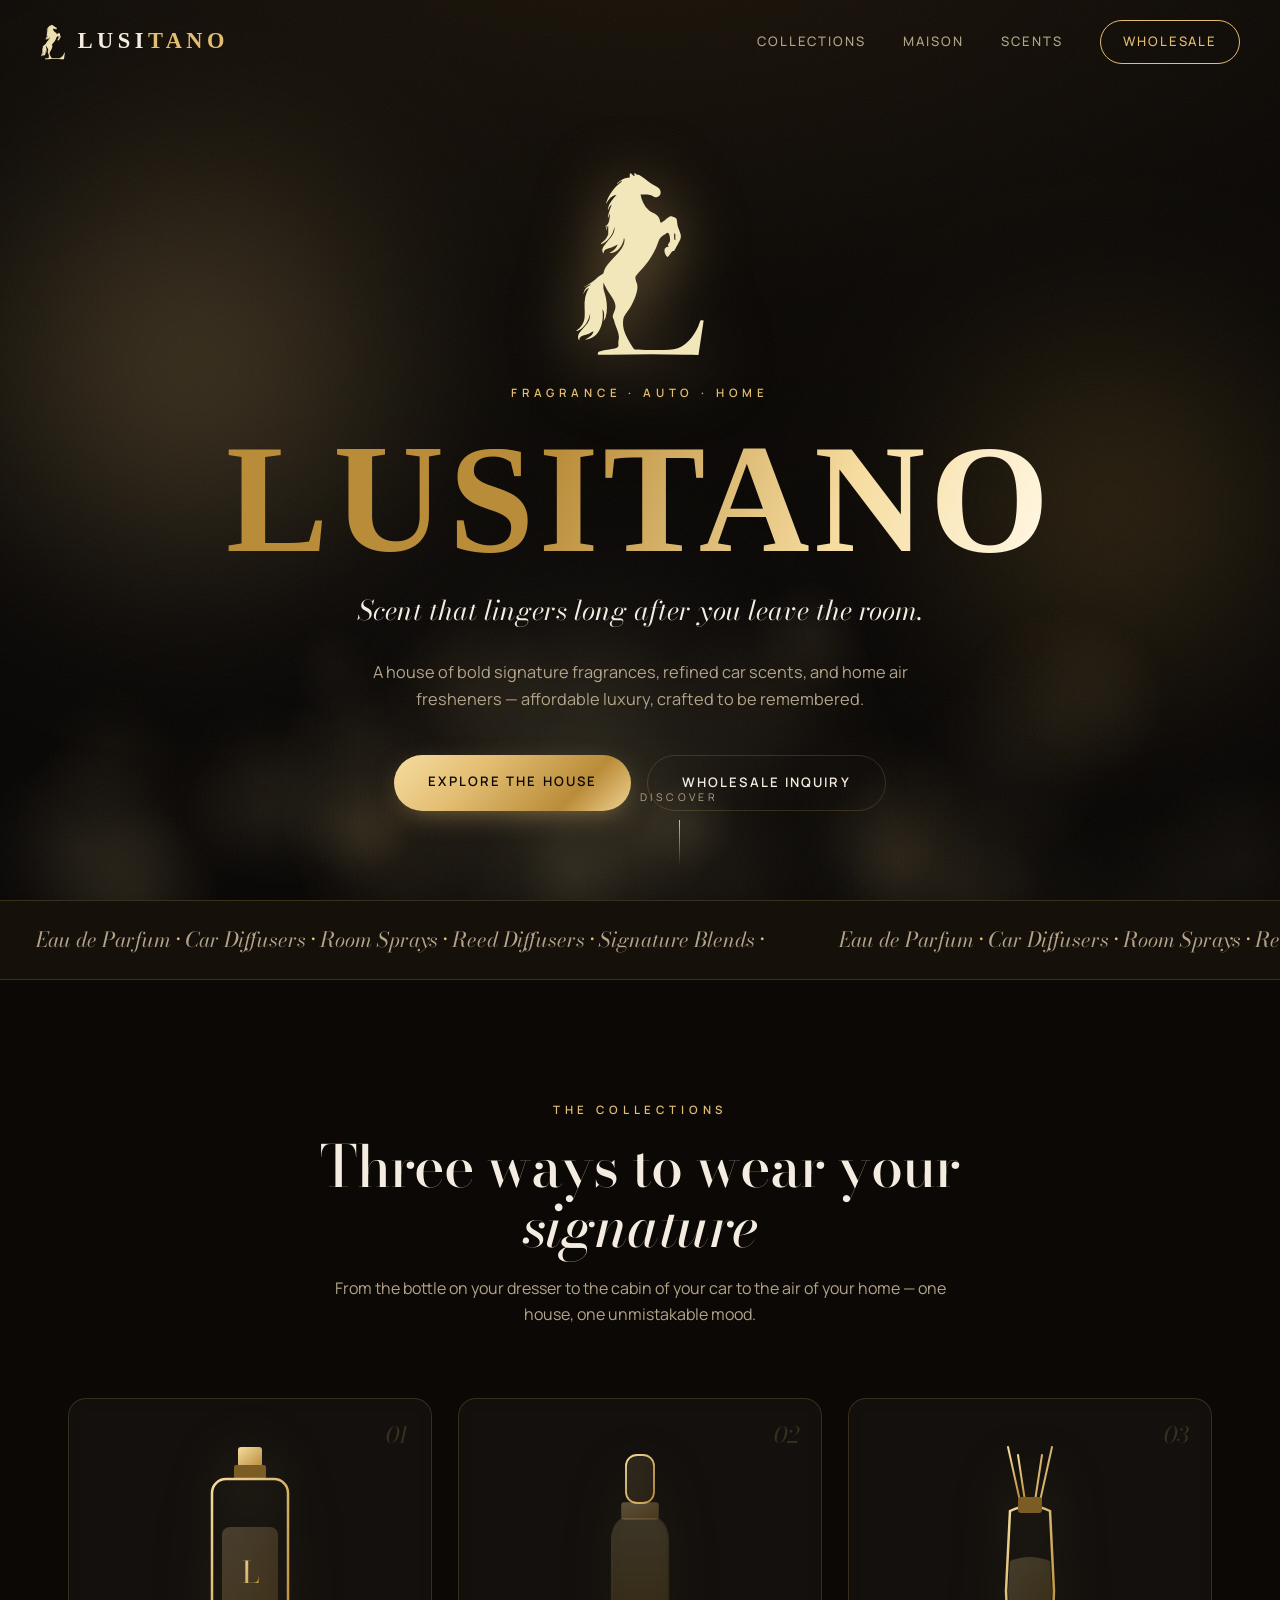
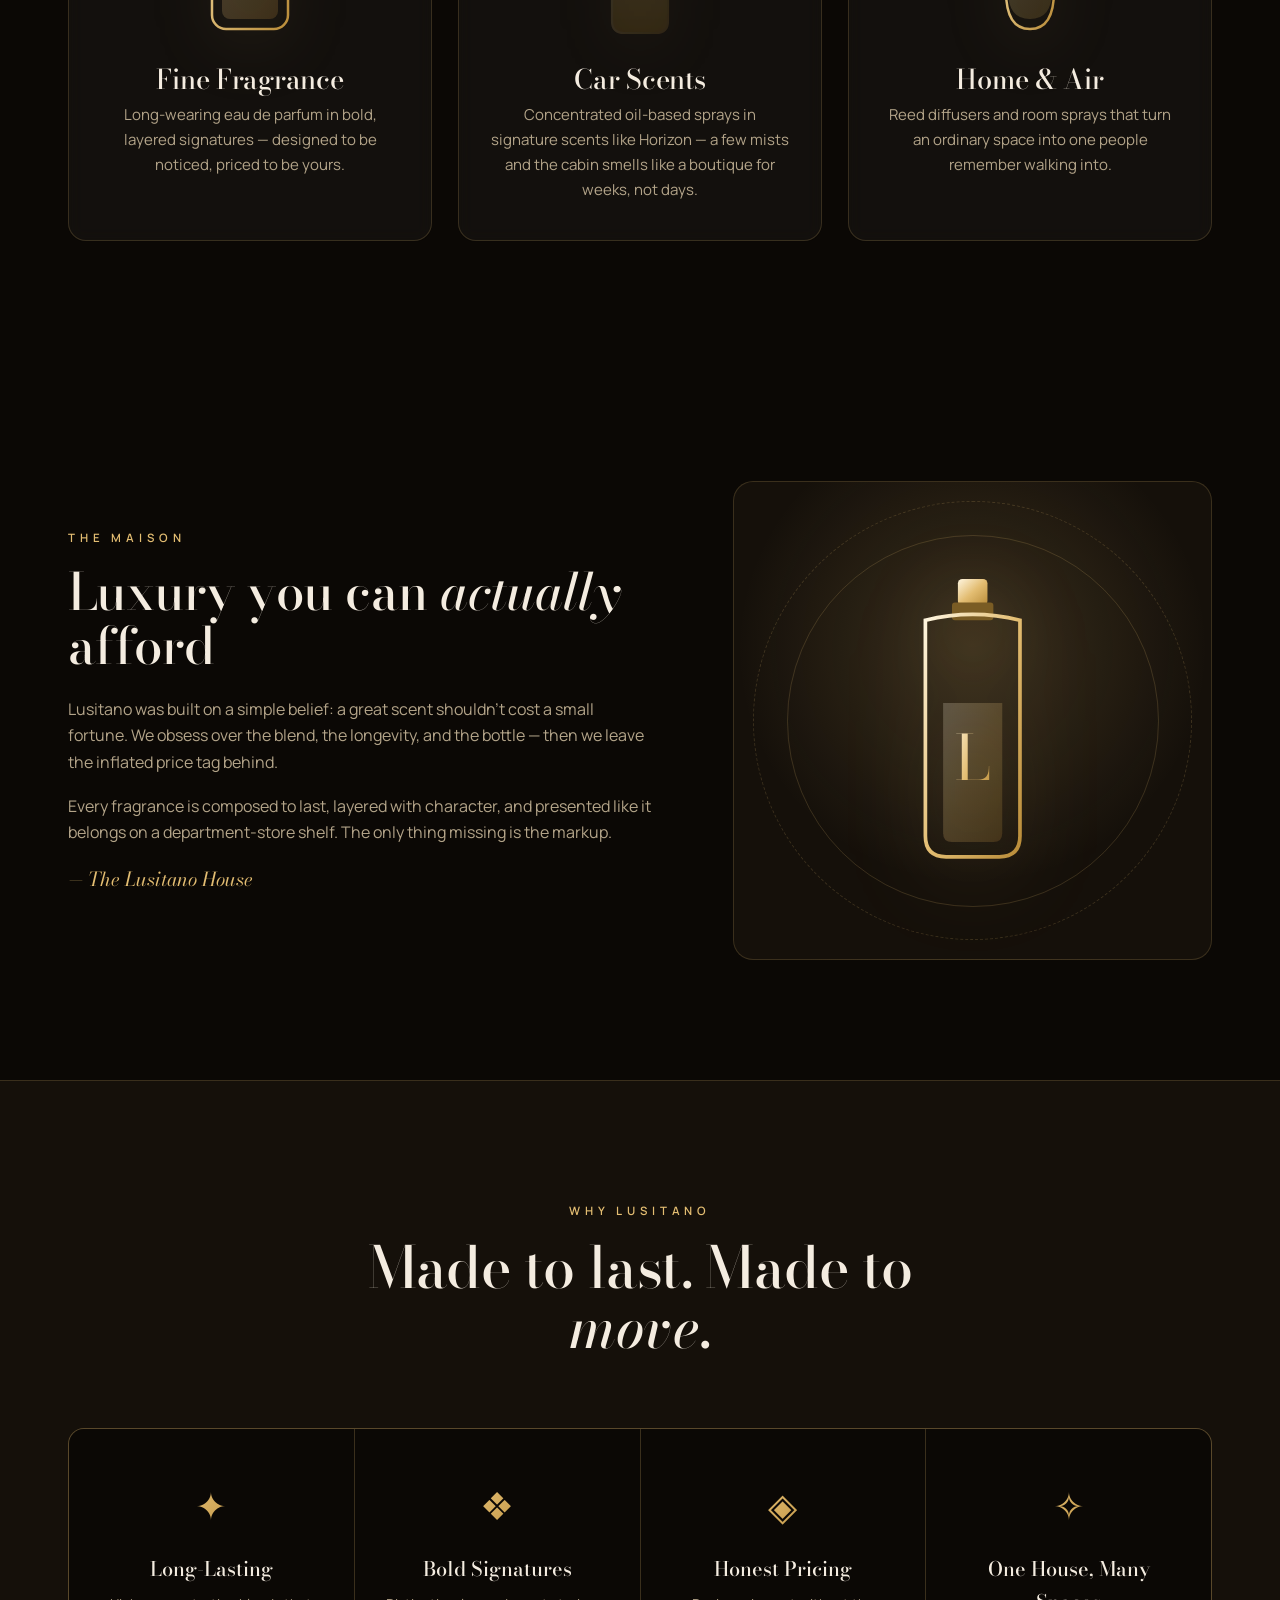
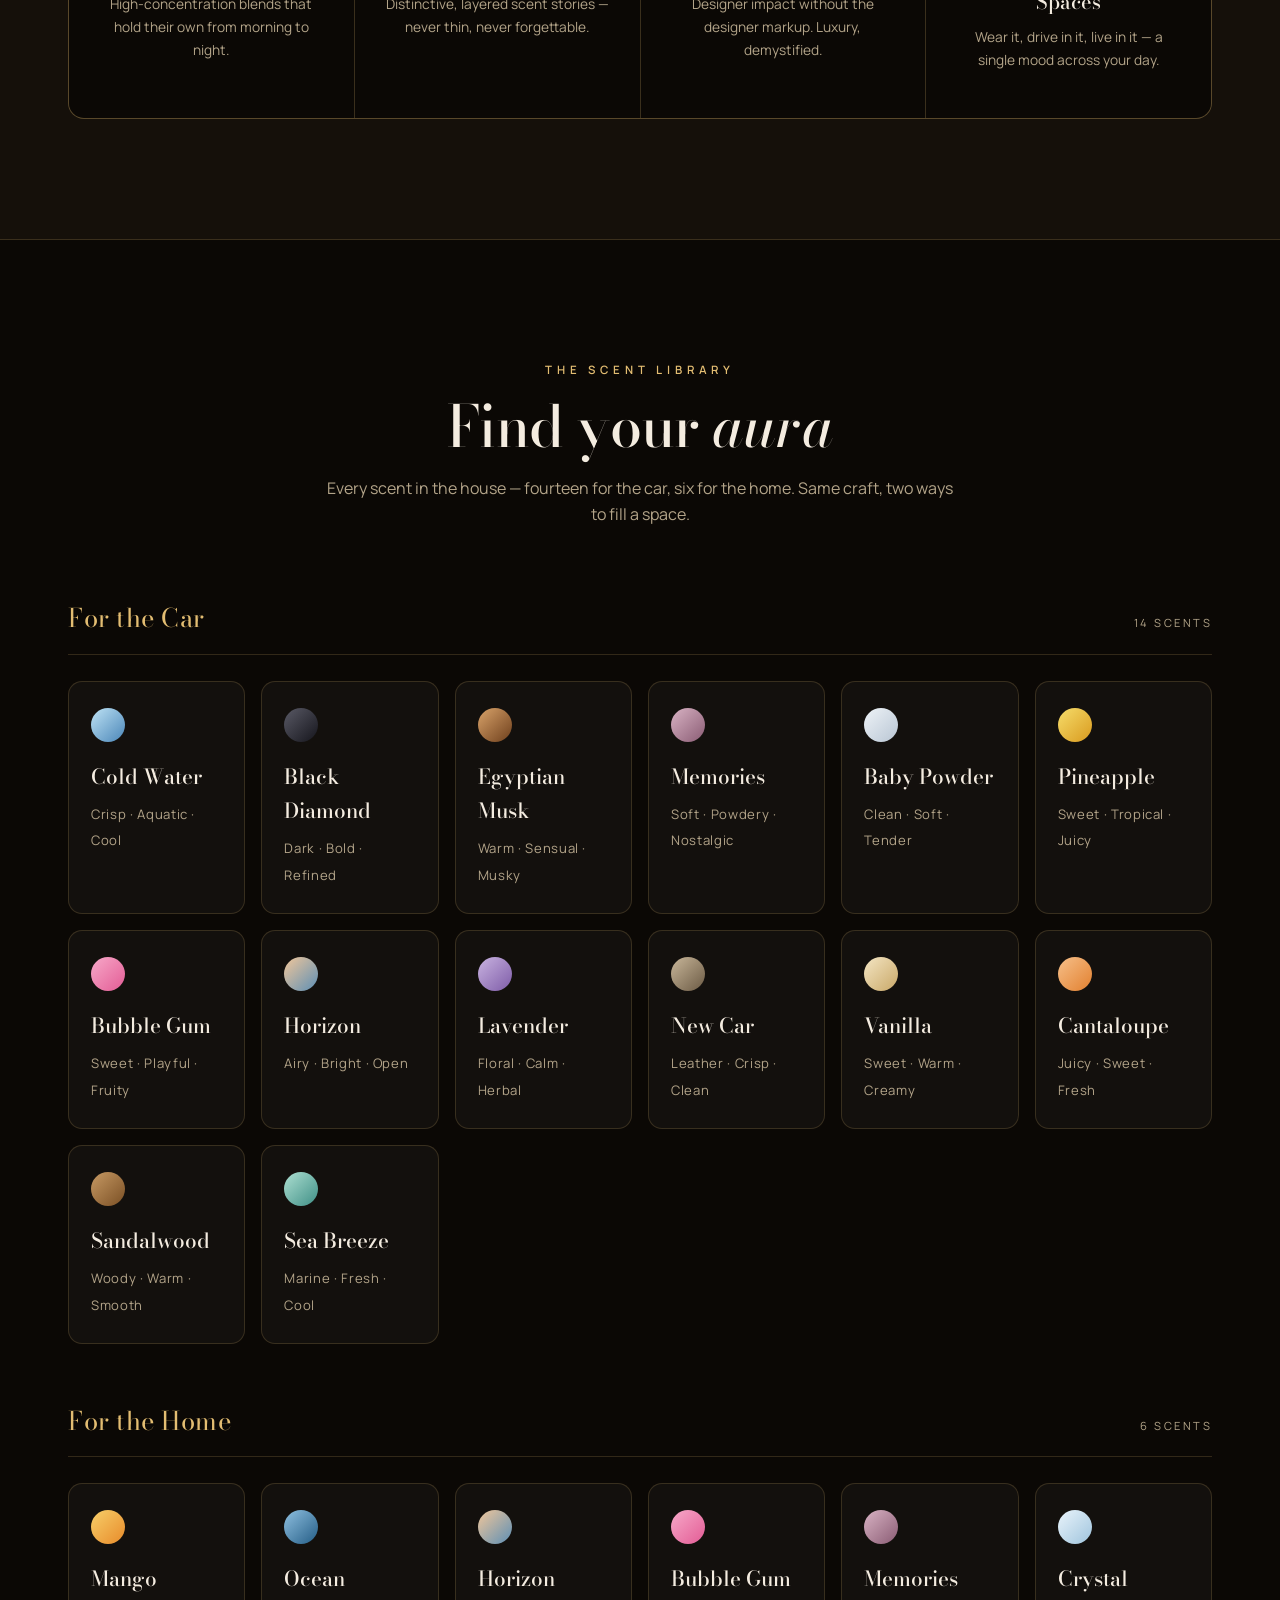
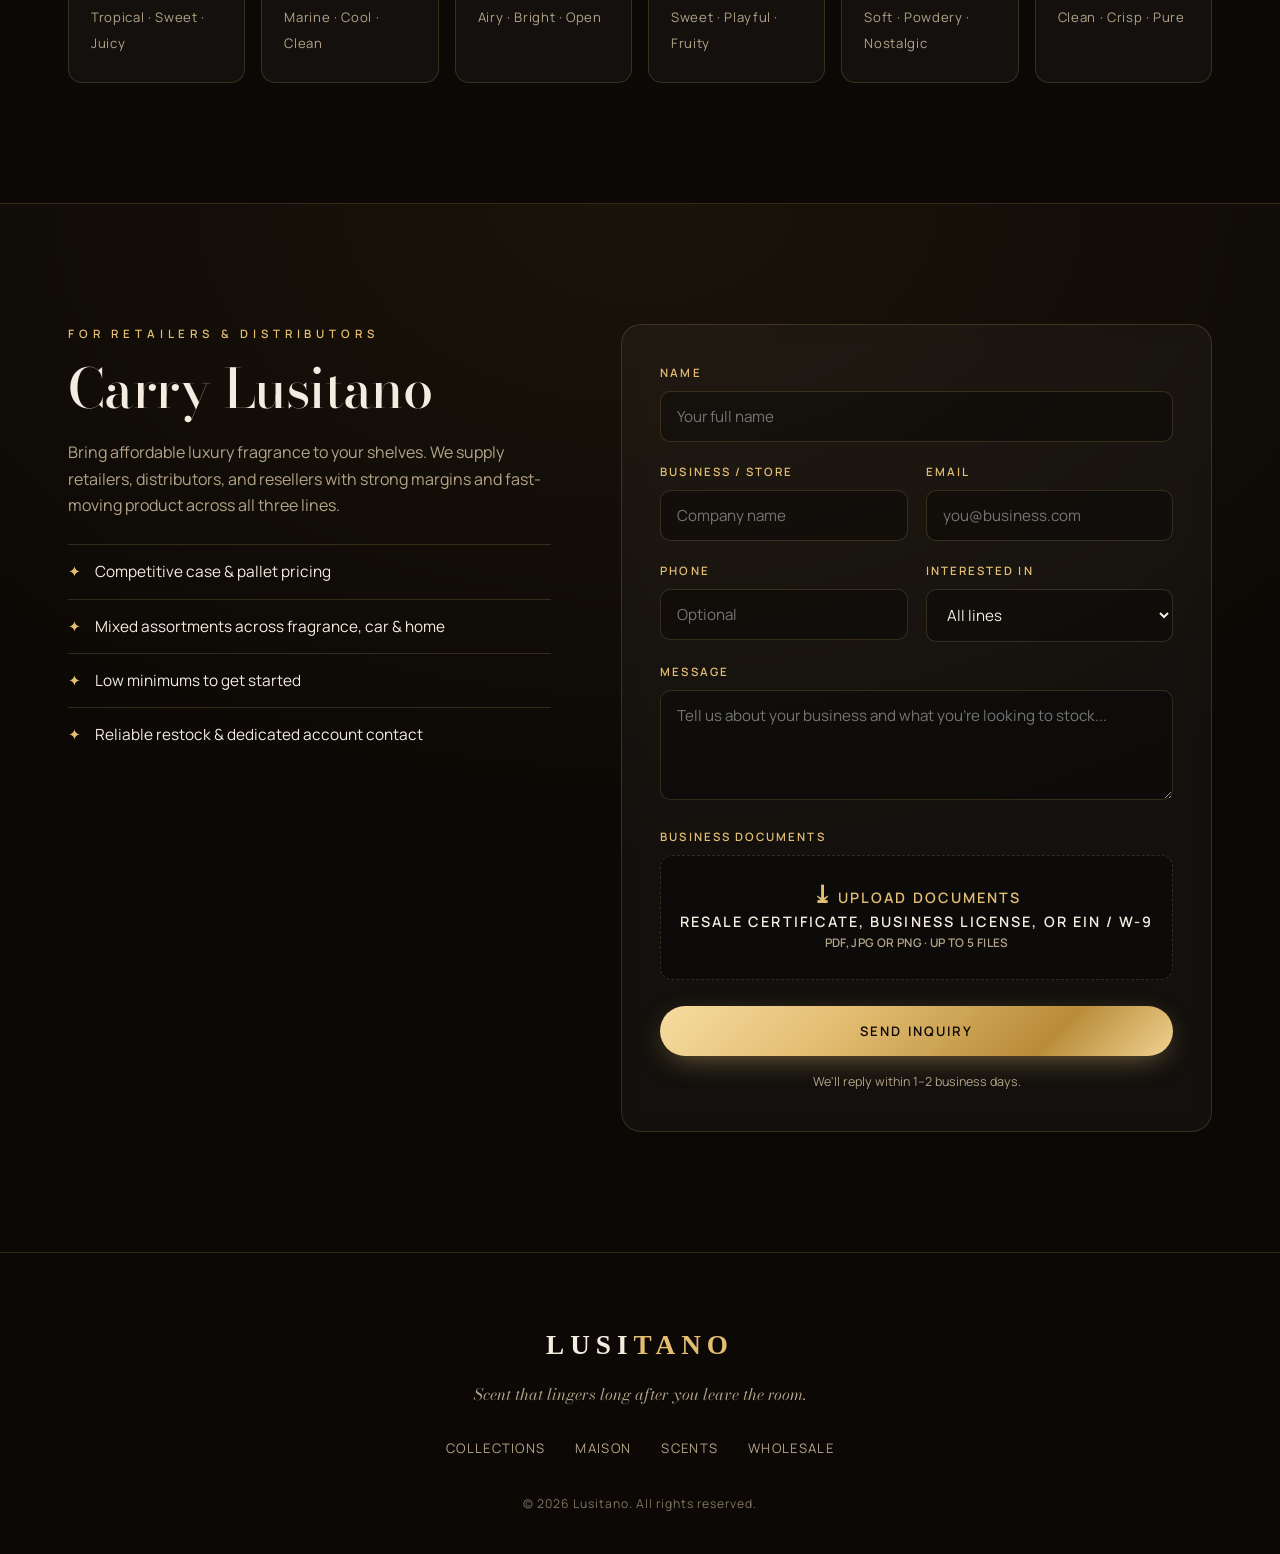
<file: index (20).html>
<!DOCTYPE html>
<html lang="en">
<head>
<meta charset="UTF-8">
<meta name="viewport" content="width=device-width, initial-scale=1.0">
<title>Lusitano — Signature Fragrance, Car &amp; Home Scents</title>
<meta name="description" content="Lusitano crafts bold signature fragrances, car scents, and home air fresheners. Affordable luxury, made to linger. Wholesale inquiries welcome.">

<!-- Open Graph -->
<meta property="og:type" content="website">
<meta property="og:title" content="Lusitano — Signature Fragrance, Car &amp; Home Scents">
<meta property="og:description" content="Bold signature fragrances, car scents, and home air fresheners. Affordable luxury, made to linger.">
<meta property="og:site_name" content="Lusitano">
<meta name="theme-color" content="#0b0805">
<link rel="icon" type="image/svg+xml" href="favicon.svg">

<link rel="preconnect" href="https://fonts.googleapis.com">
<link rel="preconnect" href="https://fonts.gstatic.com" crossorigin>
<link href="https://fonts.googleapis.com/css2?family=Bodoni+Moda:ital,opsz,wght@0,6..96,400;0,6..96,500;0,6..96,600;0,6..96,700;0,6..96,900;1,6..96,400;1,6..96,500&family=Tinos:wght@400;700&family=Manrope:wght@300;400;500;600;700&display=swap" rel="stylesheet">

<style>
:root{
  --bg:#0b0805;
  --bg-2:#15100a;
  --ink:#f4ece0;
  --muted:#b3a489;
  --gold:#e3bd72;
  --gold-bright:#f6dca0;
  --logo:#ecdfb0;
  --gold-deep:#b98c39;
  --line:rgba(227,189,114,.18);
  --glass:rgba(255,255,255,.035);
  --grad-gold:linear-gradient(135deg,#f6dca0 0%,#e3bd72 35%,#b98c39 75%,#f0d291 100%);
  --serif:"Bodoni Moda",serif;
  --wordmark:"Times New Roman","Tinos",Times,serif;
  --sans:"Manrope",system-ui,sans-serif;
}
*{margin:0;padding:0;box-sizing:border-box}
html{scroll-behavior:smooth}
body{
  background:var(--bg);
  color:var(--ink);
  font-family:var(--sans);
  font-weight:400;
  line-height:1.65;
  overflow-x:hidden;
  -webkit-font-smoothing:antialiased;
}

/* ---- Atmospheric background ---- */
.atmosphere{position:fixed;inset:0;z-index:-3;overflow:hidden;background:radial-gradient(120% 80% at 50% -10%,#1c140a 0%,#0b0805 55%,#070504 100%)}
.mist{position:absolute;border-radius:50%;filter:blur(70px);opacity:.5;mix-blend-mode:screen;animation:drift 24s ease-in-out infinite}
.mist.a{width:46vw;height:46vw;left:-8vw;top:8vh;background:radial-gradient(circle,rgba(227,189,114,.55),transparent 70%)}
.mist.b{width:38vw;height:38vw;right:-6vw;top:30vh;background:radial-gradient(circle,rgba(185,140,57,.5),transparent 70%);animation-duration:30s;animation-delay:-6s}
.mist.c{width:32vw;height:32vw;left:30vw;bottom:-10vh;background:radial-gradient(circle,rgba(246,220,160,.4),transparent 70%);animation-duration:34s;animation-delay:-12s}
@keyframes drift{
  0%,100%{transform:translate(0,0) scale(1)}
  33%{transform:translate(6vw,-5vh) scale(1.12)}
  66%{transform:translate(-5vw,4vh) scale(.95)}
}
/* grain */
.mist-canvas{position:fixed;inset:0;z-index:-1;pointer-events:none}
.grain{position:fixed;inset:0;z-index:-2;pointer-events:none;opacity:.05;
  background-image:url("data:image/svg+xml,%3Csvg xmlns='http://www.w3.org/2000/svg' width='160' height='160'%3E%3Cfilter id='n'%3E%3CfeTurbulence type='fractalNoise' baseFrequency='0.85' numOctaves='3'/%3E%3C/filter%3E%3Crect width='100%25' height='100%25' filter='url(%23n)'/%3E%3C/svg%3E")}

/* ---- Shared ---- */
.wrap{max-width:1200px;margin:0 auto;padding:0 28px}
.gold-text{background:var(--grad-gold);-webkit-background-clip:text;background-clip:text;color:transparent}
.eyebrow{font-family:var(--sans);font-size:.72rem;letter-spacing:.42em;text-transform:uppercase;color:var(--gold);font-weight:600;margin-bottom:18px}
h1,h2,h3{font-family:var(--serif);font-weight:500;line-height:1.04;letter-spacing:-.01em}
section{position:relative;padding:120px 0}

/* ---- Nav ---- */
nav{position:fixed;top:0;left:0;right:0;z-index:50;display:flex;align-items:center;justify-content:space-between;
  padding:20px 40px;transition:.4s}
nav.scrolled{padding:14px 40px;background:rgba(11,8,5,.92);border-bottom:1px solid var(--line)}
.logo{display:flex;align-items:center;gap:12px;text-decoration:none;font-family:var(--wordmark);font-weight:700;font-size:1.4rem;letter-spacing:.2em;text-transform:uppercase;color:var(--ink)}
.logo .logo-word span{color:var(--gold)}
.logo-mark{height:36px;width:auto;aspect-ratio:277/388;color:var(--logo);display:block}
.hero-mark{height:clamp(120px,17vw,190px);width:auto;aspect-ratio:277/388;color:#f2e7bb;margin-bottom:24px;opacity:0;animation:rise .9s .1s forwards;filter:drop-shadow(0 14px 34px rgba(227,189,114,.5))}
.nav-links{display:flex;gap:38px;align-items:center}
.nav-links a{color:var(--muted);text-decoration:none;font-size:.82rem;letter-spacing:.14em;text-transform:uppercase;font-weight:500;transition:.3s;position:relative}
.nav-links a:hover{color:var(--ink)}
.nav-links a.cta{padding:10px 22px;border:1px solid var(--gold);border-radius:40px;color:var(--gold)}
.nav-links a.cta:hover{background:var(--gold);color:#0b0805}
.burger{display:none;flex-direction:column;gap:5px;cursor:pointer;background:none;border:none;padding:4px}
.burger span{width:26px;height:2px;background:var(--gold);display:block;transition:.3s;transform-origin:center}
.burger.open span:nth-child(1){transform:translateY(7px) rotate(45deg)}
.burger.open span:nth-child(2){opacity:0}
.burger.open span:nth-child(3){transform:translateY(-7px) rotate(-45deg)}

/* ---- Hero ---- */
.hero{min-height:100vh;display:flex;flex-direction:column;align-items:center;justify-content:center;text-align:center;padding-top:80px}
.hero .eyebrow{opacity:0;animation:rise .9s .2s forwards}
.hero h1{font-family:var(--wordmark);font-size:clamp(3.4rem,12vw,10rem);font-weight:700;letter-spacing:.03em;opacity:0;animation:rise 1s .35s forwards}
.hero h1 .shimmer{background:linear-gradient(110deg,#b98c39 20%,#f6dca0 38%,#fff6e0 50%,#f6dca0 62%,#b98c39 80%);
  background-size:200% auto;-webkit-background-clip:text;background-clip:text;color:transparent;animation:shine 6s linear infinite}
@keyframes shine{to{background-position:200% center}}
.hero .tag{font-family:var(--serif);font-style:italic;font-size:clamp(1.1rem,2.6vw,1.7rem);color:var(--ink);margin-top:8px;opacity:0;animation:rise 1s .55s forwards}
.hero .sub{max-width:540px;color:var(--muted);margin:26px auto 0;font-size:1.02rem;opacity:0;animation:rise 1s .7s forwards}
.hero-cta{display:flex;gap:16px;margin-top:42px;opacity:0;animation:rise 1s .85s forwards;flex-wrap:wrap;justify-content:center}
.btn{font-family:var(--sans);font-size:.82rem;letter-spacing:.16em;text-transform:uppercase;font-weight:600;
  padding:16px 34px;border-radius:44px;text-decoration:none;cursor:pointer;border:none;transition:.35s;display:inline-block}
.btn-gold{background:var(--grad-gold);color:#0b0805;box-shadow:0 8px 30px -10px rgba(227,189,114,.6)}
.btn-gold:hover{transform:translateY(-3px);box-shadow:0 14px 40px -10px rgba(227,189,114,.8)}
.btn-ghost{border:1px solid var(--line);color:var(--ink)}
.btn-ghost:hover{border-color:var(--gold);color:var(--gold)}
.scroll-hint{position:absolute;bottom:34px;left:50%;transform:translateX(-50%);color:var(--muted);font-size:.66rem;letter-spacing:.32em;text-transform:uppercase;opacity:0;animation:rise 1s 1.1s forwards}
.scroll-hint::after{content:"";display:block;width:1px;height:46px;background:linear-gradient(var(--gold),transparent);margin:14px auto 0}
@keyframes rise{from{opacity:0;transform:translateY(28px)}to{opacity:1;transform:translateY(0)}}

/* ---- Marquee strip ---- */
.marquee{border-top:1px solid var(--line);border-bottom:1px solid var(--line);padding:22px 0;overflow:hidden;white-space:nowrap;background:var(--bg-2)}
.marquee-track{display:inline-block;animation:scroll 28s linear infinite}
.marquee-track span{font-family:var(--serif);font-style:italic;font-size:1.3rem;color:var(--muted);margin:0 36px}
.marquee-track span b{color:var(--gold);font-style:normal;font-weight:500}
@keyframes scroll{from{transform:translateX(0)}to{transform:translateX(-50%)}}

/* ---- Section heading ---- */
.head{text-align:center;max-width:640px;margin:0 auto 70px}
.head h2{font-size:clamp(2.2rem,5vw,3.6rem)}
.head p{color:var(--muted);margin-top:18px}

/* ---- Collections ---- */
.collections{display:grid;grid-template-columns:repeat(3,1fr);gap:26px}
.card{position:relative;border:1px solid var(--line);border-radius:18px;padding:42px 32px 38px;background:var(--glass);
  backdrop-filter:blur(8px);overflow:hidden;transition:.45s;text-align:center}
.card::before{content:"";position:absolute;inset:0;background:radial-gradient(120% 80% at 50% 0%,rgba(227,189,114,.12),transparent 60%);opacity:0;transition:.45s}
.card:hover{transform:translateY(-8px);border-color:var(--gold)}
.card:hover::before{opacity:1}
.card .art{height:200px;display:flex;align-items:center;justify-content:center;margin-bottom:24px}
.card .art svg{height:100%;filter:drop-shadow(0 16px 30px rgba(227,189,114,.25))}
.card h3{font-size:1.7rem;margin-bottom:10px}
.card p{color:var(--muted);font-size:.94rem}
.card .num{position:absolute;top:18px;right:22px;font-family:var(--serif);font-style:italic;color:var(--line);font-size:1.4rem}

/* ---- Story / split ---- */
.story{display:grid;grid-template-columns:1.1fr .9fr;gap:80px;align-items:center}
.story .vis{aspect-ratio:1;border-radius:20px;border:1px solid var(--line);background:
  radial-gradient(circle at 50% 35%,rgba(227,189,114,.18),transparent 60%),var(--bg-2);
  display:flex;align-items:center;justify-content:center;position:relative;overflow:hidden}
.story .vis svg{height:62%;filter:drop-shadow(0 20px 40px rgba(227,189,114,.3))}
.story .vis .ring{position:absolute;width:78%;height:78%;border:1px solid var(--line);border-radius:50%;animation:spin 40s linear infinite}
.story .vis .ring.two{width:92%;height:92%;animation-duration:60s;animation-direction:reverse;border-style:dashed}
@keyframes spin{to{transform:rotate(360deg)}}
.story h2{font-size:clamp(2rem,4.5vw,3.2rem);margin-bottom:24px}
.story p{color:var(--muted);margin-bottom:18px}
.story .signoff{font-family:var(--serif);font-style:italic;color:var(--gold);font-size:1.2rem}

/* ---- Features ---- */
.features{background:var(--bg-2);border-top:1px solid var(--line);border-bottom:1px solid var(--line)}
.feat-grid{display:grid;grid-template-columns:repeat(4,1fr);gap:1px;background:var(--line);border:1px solid var(--line);border-radius:16px;overflow:hidden}
.feat{background:var(--bg);padding:46px 30px;text-align:center;transition:.4s}
.feat:hover{background:var(--bg-2)}
.feat .ico{font-family:var(--serif);font-size:2.4rem;margin-bottom:14px}
.feat h4{font-family:var(--serif);font-size:1.25rem;font-weight:500;margin-bottom:8px}
.feat p{color:var(--muted);font-size:.86rem}

/* ---- Scent families ---- */
.scent-group{margin-bottom:56px}
.scent-group:last-child{margin-bottom:0}
.scent-group-head{display:flex;align-items:baseline;gap:16px;margin-bottom:26px;padding-bottom:14px;border-bottom:1px solid var(--line)}
.sg-label{font-family:var(--serif);font-size:1.6rem;color:var(--gold);letter-spacing:.02em}
.sg-count{font-size:.7rem;letter-spacing:.22em;text-transform:uppercase;color:var(--muted);margin-left:auto}
.scent-hint{display:none;font-size:.66rem;letter-spacing:.18em;text-transform:uppercase;color:var(--gold);opacity:.75;margin-left:12px}
.scents{display:grid;grid-template-columns:repeat(auto-fill,minmax(170px,1fr));gap:16px}
.scent{border:1px solid var(--line);border-radius:14px;padding:26px 22px;background:var(--glass);transition:.4s;cursor:default}
.scent:hover{border-color:var(--gold);transform:translateY(-5px)}
.scent .dot{width:34px;height:34px;border-radius:50%;margin-bottom:18px}
.scent h4{font-family:var(--serif);font-size:1.3rem;font-weight:500;margin-bottom:6px}
.scent span{color:var(--muted);font-size:.82rem;letter-spacing:.05em}

/* ---- Wholesale ---- */
.wholesale{background:radial-gradient(110% 90% at 50% 0%,#1a130a,#0b0805 70%);border-top:1px solid var(--line)}
.ws-grid{display:grid;grid-template-columns:.9fr 1.1fr;gap:70px;align-items:start}
.ws-copy h2{font-size:clamp(2.2rem,5vw,3.4rem);margin-bottom:22px}
.ws-copy p{color:var(--muted);margin-bottom:26px}
.ws-list{list-style:none}
.ws-list li{padding:14px 0;border-top:1px solid var(--line);color:var(--ink);font-size:.96rem;display:flex;gap:14px;align-items:center}
.ws-list li::before{content:"✦";color:var(--gold)}
.form{border:1px solid var(--line);border-radius:20px;padding:38px;background:var(--glass);backdrop-filter:blur(10px)}
.field{margin-bottom:20px}
.field label{display:block;font-size:.72rem;letter-spacing:.18em;text-transform:uppercase;color:var(--gold);margin-bottom:9px;font-weight:600}
.field input,.field textarea,.field select{width:100%;background:rgba(0,0,0,.3);border:1px solid var(--line);border-radius:10px;
  padding:14px 16px;color:var(--ink);font-family:var(--sans);font-size:.95rem;transition:.3s}
.field input:focus,.field textarea:focus,.field select:focus{outline:none;border-color:var(--gold);background:rgba(0,0,0,.5)}
.field textarea{resize:vertical;min-height:110px}
.field-row{display:grid;grid-template-columns:1fr 1fr;gap:18px}
.form .btn-gold{width:100%;margin-top:6px}
.dropzone{display:flex;flex-direction:column;align-items:center;text-align:center;gap:8px;padding:26px 18px;border:1.5px dashed var(--line);border-radius:12px;background:rgba(0,0,0,.25);cursor:pointer;transition:.3s}
.dropzone:hover{border-color:var(--gold);background:rgba(0,0,0,.4)}
.dz-icon{font-size:1.5rem;color:var(--gold);line-height:1}
.dz-text{font-size:.9rem;color:var(--ink)}
.dz-text b{color:var(--gold);font-weight:600}
.dz-files{font-size:.74rem;color:var(--muted);letter-spacing:.03em;word-break:break-word}
.dropzone input[type=file]{display:none}
.form-note{font-size:.78rem;color:var(--muted);text-align:center;margin-top:16px}

/* ---- Footer ---- */
footer{padding:70px 0 40px;border-top:1px solid var(--line);text-align:center}
.foot-logo{font-family:var(--wordmark);font-weight:700;font-size:1.7rem;letter-spacing:.22em;text-transform:uppercase;margin-bottom:14px}
.foot-logo span{color:var(--gold)}
.foot-tag{font-family:var(--serif);font-style:italic;color:var(--muted);margin-bottom:30px}
.foot-links{display:flex;gap:30px;justify-content:center;flex-wrap:wrap;margin-bottom:34px}
.foot-links a{color:var(--muted);text-decoration:none;font-size:.82rem;letter-spacing:.1em;text-transform:uppercase;transition:.3s}
.foot-links a:hover{color:var(--gold)}
.copyright{color:var(--muted);font-size:.76rem;letter-spacing:.08em;opacity:.7}

/* ---- Reveal ---- */
.reveal{opacity:0;transform:translateY(40px);transition:.9s cubic-bezier(.2,.7,.2,1)}
.reveal.in{opacity:1;transform:none}

/* ---- Responsive ---- */
@media(max-width:900px){
  nav,nav.scrolled{padding:16px 22px}
  .nav-links{position:fixed;inset:0;width:100%;flex-direction:column;justify-content:center;align-items:center;gap:34px;background:rgba(11,8,5,.97);
    backdrop-filter:blur(20px);transform:translateX(100%);transition:.4s;z-index:55}
  .nav-links.open{transform:none}
  .nav-links a{font-size:1.15rem;letter-spacing:.18em}
  .nav-links a.cta{padding:14px 32px}
  .burger{display:flex;z-index:60}
  /* hero cleanup on mobile */
  .hero{padding:84px 24px 40px}
  .hero h1{font-size:2.7rem;letter-spacing:.02em}
  .hero .tag{font-size:1.02rem;margin-top:10px}
  .hero .sub{font-size:.92rem;margin-top:20px}
  .hero-cta{margin-top:34px;gap:12px}
  .scroll-hint{display:none}
  .collections,.feat-grid,.story,.ws-grid{grid-template-columns:1fr}
  .feat-grid{gap:1px}
  .story{gap:40px}
  .ws-grid{gap:44px}
  section{padding:80px 0}
  .field-row{grid-template-columns:1fr}
  /* tone down atmosphere on mobile */
  .mist{opacity:.2;filter:blur(55px)}
  .mist.c{display:none}
  /* scents become a side-scroll carousel */
  .scents{display:flex;gap:14px;overflow-x:auto;scroll-snap-type:x mandatory;-webkit-overflow-scrolling:touch;padding:4px 0 16px;scrollbar-width:none}
  .scents::-webkit-scrollbar{display:none}
  .scent{flex:0 0 72%;scroll-snap-align:center}
  .scent-hint{display:block}
}
</style>
</head>
<body>

<div class="atmosphere">
  <div class="mist a"></div><div class="mist b"></div><div class="mist c"></div>
</div>
<div class="grain"></div>
<canvas class="mist-canvas" id="mistCanvas"></canvas>
<svg width="0" height="0" aria-hidden="true" style="position:absolute"><symbol id="horseMark" viewBox="822.80 273.86 277.03 388.39"><path transform="matrix(1,0,0,-1,1033.657,418.74708)" d="M0 0C1.201 1.134-.022 4.557-.046 6.034-.064 7.209 .557 8.403 .476 9.471 .398 10.495-.183 13.814-1.399 14.179-2.278 11.052-2.428 7.162-2.112 3.906-2.052 3.285-1.524-1.439 0 0M-136.891 29.08C-139.986 26.578-139.642 21.987-140.446 18.445L-141.102 24.425-139.026 29.789-142.924 26.246C-143.793 28.637-139.394 30.169-137.981 31.943-134.559 36.237-133.401 48.391-133.351 53.903L-136.895 45.759C-137.873 44.602-137.632 46.519-137.534 47.091-136.083 55.61-133.119 64.056-129.791 71.988-130.779 72.474-132.027 70.385-132.514 69.745-134.268 67.439-136.155 64.551-136.9 61.715-138.33 61.693-137.481 64.561-137.288 65.299-134.645 75.355-126.924 84.226-119.867 91.494-130.223 90.707-134.712 83.29-139.84 75.653-140.329 74.924-141.263 73.438-141.134 75.525-135.677 93.495-123.917 108.929-108.521 119.523-112.001 120.624-115.668 115.917-118.105 114.918-118.43 114.784-119.267 114.732-119.154 115.261-112.171 122.118-103.019 127.631-92.908 127.675-92.747 130.79-93.798 134.534-91.139 136.885-90.313 135.965-83.939 129.495-82.985 130.518-82.925 132.682-84.912 135.183-82.628 136.885-82.249 136.882-78.837 133.578-77.799 133.151-76.357 132.557-75.369 133.486-73.53 132.569-66.628 129.128-57.614 120.817-50.864 116.171-46.051 112.859-37.905 109.099-34.065 106.016-28.076 101.209-27.647 90.256-36.287 87.725-43.529 85.603-45.387 90.35-51.049 91.869-51.868 92.089-56.545 92.92-57.091 92.92H-70.923C-68.465 80.56-63.466 69.158-53.907 60.637-45.95 53.543-36.231 54.13-32.067 42.755-31.111 40.144-31.303 33.623-27.852 35.294-23.158 37.567-13.559 47.299-9.385 48.098-7.511 48.457 .516 45.263 1.82 44.012 3.701 42.208 4.275 31.91 5.18 28.22 7.363 19.323 14.368 10.008 10.561 1.151 9.524-1.261-.891-21.011-1.792-21.963-3.291-23.546-5.288-23.02-6.764-24.084-8.688-25.471-13.399-35.471-16.586-34.706-22.999-27.105-26.01-13.63-12.05-13.471L-14.814-11.995C-15.298-8.266-11.255-6.116-10.675-2.44-10.122 1.063-10.903 15.739-16.534 14.75-21.405 10.792-29.211 7.593-32.045 1.906-34.67-3.363-36.52-10.244-39.103-15.862-48.423-36.137-58.015-48.339-72.706-64.542-74.571-66.599-80.219-72.617-81.007-74.68-82.925-79.702-77.867-87.707-77.313-93.287-75.945-107.074-86.086-128.672-93.327-140.391-97.694-147.458-105.059-154.511-106.206-162.978-108.585-180.535-101.967-194.192-93.478-208.758-91.739-211.743-85.344-222.736-82.99-223.802-79.966-225.172-78.668-223.95-76.281-224.131-54.271-225.799-25.232-225.597-3.191-223.434 20.078-221.149 37.891-196.936 46.949-177.104 47.981-174.845 50.598-166.263 51.425-165.265 52.589-163.862 56.354-164.818 58.173-164.573L47.539-235.506C38.214-234.933 28.82-235.156 19.488-234.821-30.666-233.02-80.594-233.455-130.832-234.821-139.929-235.068-149.08-234.578-158.173-234.791-158.18-233.418-158.07-229.872-156.996-229.06-155.746-228.115-147.07-226.283-144.828-225.791-139.087-224.532-120.156-223.027-117.393-219.177-114.724-215.457-116.672-212.888-116.347-209.649-115.633-202.549-114.176-199.91-115.938-192.204-118.104-182.731-122.839-174.828-125.287-163.958-125.801-161.674-127.503-159.038-127.644-157.035-127.945-152.763-122.881-143.649-122.178-138.494-120.282-124.579-135.505-110.38-141.268-98.367L-146.822-87.25V-97.536C-146.822-101.67-142.45-113.774-141.476-119.145-139.079-132.364-138.412-146.312-142.538-159.275L-146.105-165.983C-145.872-158.172-143.267-148.229-148.942-141.869-144.857-168.03-153.548-201.627-184.413-203.939-178.414-199.873-169.681-196.574-167.528-188.901-167.283-188.028-166.971-186.876-168.439-187.279-170.377-187.812-174.07-190.793-176.627-191.864-183.65-194.804-197.604-195.557-195.773-205.709-199.163-203.263-199.184-198.356-197.93-194.679-195.292-186.942-182.093-176.109-177.648-167.435-175.221-162.701-173.13-156.386-174.131-151.083-176.451-163.023-182.11-174.159-191.984-181.472-194.963-183.678-198.932-186.583-202.855-186.206-192.424-179.068-186.068-170.054-185.098-157.147-184.119-144.118-186.651-132.302-184.224-119.008-182.821-111.324-179.561-104.342-175.898-97.542L-182.281-101.799C-184.19-104.359-186.143-106.625-186.553-109.944-187.674-110.142-187.319-108.966-187.202-108.238-185.944-100.406-180.027-95.272-173.072-92.207-173.146-90.626-176.233-91.92-177.004-92.181L-187.25-97.539C-184.907-94.72-181.56-93.376-178.566-91.515-168.526-85.274-165.864-83.213-157.087-75.212-154.617-72.961-148.91-70.551-147.547-69.147-146.227-67.789-145.179-62.081-144.121-59.805-134.801-39.76-104.845-23.189-103.528-1.033-103.459 .124-103.474 3.232-104.964 3.541-106.215-11.239-118.604-28.037-134.763-26.95-132.235-24.834-128.973-23.696-126.31-21.578-122.402-18.469-119.978-14.685-117.744-10.283-117.321-8.978-126.841-14.196-127.682-14.532-135.18-17.53-147.221-17.884-146.464-28.372-152.52-20.537-146.658-13.724-141.837-7.47-133.97 2.732-122.74 11.674-124.13 26.239L-127.328 15.615C-130.894 7.774-136.51-.04-143.761-4.836-146.108-6.388-149.625-9.117-152.493-8.163-149.279-5.336-145.213-2.288-142.583 1.078-141.387 2.608-136.891 10.319-136.891 11.701Z" fill="currentColor"/></symbol></svg>

<!-- NAV -->
<nav id="nav">
  <a class="logo" href="#top">
    <svg class="logo-mark" aria-hidden="true"><use href="#horseMark"/></svg>
    <span class="logo-word">Lusi<span>tano</span></span>
  </a>
  <div class="nav-links" id="navLinks">
    <a href="#collections">Collections</a>
    <a href="#story">Maison</a>
    <a href="#scents">Scents</a>
    <a href="#wholesale" class="cta">Wholesale</a>
  </div>
  <button class="burger" id="burger" aria-label="Menu"><span></span><span></span><span></span></button>
</nav>

<!-- HERO -->
<header class="hero" id="top">
  <svg class="hero-mark" role="img" aria-label="Lusitano"><use href="#horseMark"/></svg>
  <div class="eyebrow">Fragrance · Auto · Home</div>
  <h1><span class="shimmer">LUSITANO</span></h1>
  <div class="tag">Scent that lingers long after you leave the room.</div>
  <p class="sub">A house of bold signature fragrances, refined car scents, and home air fresheners — affordable luxury, crafted to be remembered.</p>
  <div class="hero-cta">
    <a href="#collections" class="btn btn-gold">Explore the House</a>
    <a href="#wholesale" class="btn btn-ghost">Wholesale Inquiry</a>
  </div>
  <div class="scroll-hint">Discover</div>
</header>

<!-- MARQUEE -->
<div class="marquee">
  <div class="marquee-track">
    <span>Eau de Parfum <b>·</b> Car Diffusers <b>·</b> Room Sprays <b>·</b> Reed Diffusers <b>·</b> Signature Blends <b>·</b></span>
    <span>Eau de Parfum <b>·</b> Car Diffusers <b>·</b> Room Sprays <b>·</b> Reed Diffusers <b>·</b> Signature Blends <b>·</b></span>
  </div>
</div>

<!-- COLLECTIONS -->
<section id="collections">
  <div class="wrap">
    <div class="head reveal">
      <div class="eyebrow">The Collections</div>
      <h2>Three ways to wear your <em>signature</em></h2>
      <p>From the bottle on your dresser to the cabin of your car to the air of your home — one house, one unmistakable mood.</p>
    </div>
    <div class="collections">

      <div class="card reveal">
        <div class="num">01</div>
        <div class="art">
          <svg viewBox="0 0 120 200" xmlns="http://www.w3.org/2000/svg">
            <defs><linearGradient id="g1" x1="0" y1="0" x2="1" y2="1">
              <stop offset="0" stop-color="#f6dca0"/><stop offset="1" stop-color="#b98c39"/></linearGradient></defs>
            <rect x="48" y="6" width="24" height="20" rx="3" fill="url(#g1)"/>
            <rect x="44" y="24" width="32" height="14" rx="2" fill="#7a5c24"/>
            <rect x="22" y="38" width="76" height="150" rx="14" fill="none" stroke="url(#g1)" stroke-width="2.5"/>
            <rect x="32" y="86" width="56" height="92" rx="8" fill="url(#g1)" opacity="0.22"/>
            <text x="60" y="142" text-anchor="middle" font-family="Bodoni Moda,serif" font-size="30" fill="url(#g1)">L</text>
          </svg>
        </div>
        <h3>Fine Fragrance</h3>
        <p>Long-wearing eau de parfum in bold, layered signatures — designed to be noticed, priced to be yours.</p>
      </div>

      <div class="card reveal">
        <div class="num">02</div>
        <div class="art">
          <svg viewBox="0 0 120 200" xmlns="http://www.w3.org/2000/svg">
            <defs>
              <linearGradient id="carG" x1="0" y1="0" x2="1" y2="1"><stop offset="0" stop-color="#f6dca0"/><stop offset="1" stop-color="#b98c39"/></linearGradient>
              <linearGradient id="carLiq" x1="0" y1="0" x2="0" y2="1"><stop offset="0" stop-color="#f6dca0"/><stop offset="1" stop-color="#c9962f"/></linearGradient>
            </defs>
            <rect x="46" y="14" width="28" height="48" rx="11" fill="url(#carG)" opacity="0.12"/>
            <rect x="46" y="14" width="28" height="48" rx="11" fill="none" stroke="url(#carG)" stroke-width="1.8"/>
            <rect x="42" y="62" width="36" height="16" rx="2.5" fill="url(#carG)" opacity="0.3" stroke="url(#carG)" stroke-width="1.6"/>
            <path d="M42 78 L78 78 C84 82 88 88 88 100 L88 180 Q88 192 76 192 L44 192 Q32 192 32 180 L32 100 C32 88 36 82 42 78 Z" fill="url(#carLiq)" opacity="0.16" stroke="url(#carG)" stroke-width="2.2"/>
          </svg>
        </div>
        <h3>Car Scents</h3>
        <p>Concentrated oil-based sprays in signature scents like Horizon — a few mists and the cabin smells like a boutique for weeks, not days.</p>
      </div>

      <div class="card reveal">
        <div class="num">03</div>
        <div class="art">
          <svg viewBox="0 0 120 200" xmlns="http://www.w3.org/2000/svg">
            <defs><linearGradient id="g3" x1="0" y1="0" x2="1" y2="1">
              <stop offset="0" stop-color="#f6dca0"/><stop offset="1" stop-color="#b98c39"/></linearGradient></defs>
            <g stroke="url(#g3)" stroke-width="2" stroke-linecap="round">
              <line x1="50" y1="60" x2="38" y2="6"/><line x1="60" y1="58" x2="60" y2="2"/>
              <line x1="70" y1="60" x2="82" y2="6"/><line x1="55" y1="60" x2="48" y2="14"/>
              <line x1="65" y1="60" x2="72" y2="14"/>
            </g>
            <path d="M40 70 Q60 60 80 70 L84 150 Q84 188 60 188 Q36 188 36 150 Z" fill="none" stroke="url(#g3)" stroke-width="2.5"/>
            <path d="M40 120 Q60 112 80 120 L82 150 Q82 178 60 178 Q38 178 38 150 Z" fill="url(#g3)" opacity="0.2"/>
            <rect x="48" y="56" width="24" height="16" rx="3" fill="#7a5c24"/>
          </svg>
        </div>
        <h3>Home &amp; Air</h3>
        <p>Reed diffusers and room sprays that turn an ordinary space into one people remember walking into.</p>
      </div>

    </div>
  </div>
</section>

<!-- STORY -->
<section id="story">
  <div class="wrap">
    <div class="story">
      <div class="reveal">
        <div class="eyebrow">The Maison</div>
        <h2>Luxury you can <em>actually</em> afford</h2>
        <p>Lusitano was built on a simple belief: a great scent shouldn't cost a small fortune. We obsess over the blend, the longevity, and the bottle — then we leave the inflated price tag behind.</p>
        <p>Every fragrance is composed to last, layered with character, and presented like it belongs on a department-store shelf. The only thing missing is the markup.</p>
        <p class="signoff">— The Lusitano House</p>
      </div>
      <div class="vis reveal">
        <div class="ring"></div><div class="ring two"></div>
        <svg viewBox="0 0 120 200" xmlns="http://www.w3.org/2000/svg">
          <defs><linearGradient id="g4" x1="0" y1="0" x2="1" y2="1">
            <stop offset="0" stop-color="#fff6e0"/><stop offset="0.5" stop-color="#e3bd72"/><stop offset="1" stop-color="#b98c39"/></linearGradient></defs>
          <rect x="50" y="4" width="20" height="18" rx="3" fill="url(#g4)"/>
          <rect x="46" y="20" width="28" height="12" rx="2" fill="#7a5c24"/>
          <path d="M28 32 Q60 24 92 32 L92 178 Q92 192 78 192 L42 192 Q28 192 28 178 Z" fill="none" stroke="url(#g4)" stroke-width="2.5"/>
          <path d="M40 88 L80 88 L80 176 Q80 182 74 182 L46 182 Q40 182 40 176 Z" fill="url(#g4)" opacity="0.22"/>
          <text x="60" y="140" text-anchor="middle" font-family="Bodoni Moda,serif" font-size="42" fill="url(#g4)">L</text>
        </svg>
      </div>
    </div>
  </div>
</section>

<!-- FEATURES -->
<section class="features">
  <div class="wrap">
    <div class="head reveal">
      <div class="eyebrow">Why Lusitano</div>
      <h2>Made to last. Made to <em>move</em>.</h2>
    </div>
    <div class="feat-grid">
      <div class="feat reveal"><div class="ico gold-text">✦</div><h4>Long-Lasting</h4><p>High-concentration blends that hold their own from morning to night.</p></div>
      <div class="feat reveal"><div class="ico gold-text">❖</div><h4>Bold Signatures</h4><p>Distinctive, layered scent stories — never thin, never forgettable.</p></div>
      <div class="feat reveal"><div class="ico gold-text">◈</div><h4>Honest Pricing</h4><p>Designer impact without the designer markup. Luxury, demystified.</p></div>
      <div class="feat reveal"><div class="ico gold-text">✧</div><h4>One House, Many Spaces</h4><p>Wear it, drive in it, live in it — a single mood across your day.</p></div>
    </div>
  </div>
</section>

<!-- SCENTS -->
<section id="scents">
  <div class="wrap">
    <div class="head reveal">
      <div class="eyebrow">The Scent Library</div>
      <h2>Find your <em>aura</em></h2>
      <p>Every scent in the house — fourteen for the car, six for the home. Same craft, two ways to fill a space.</p>
    </div>

    <div class="scent-group reveal">
      <div class="scent-group-head"><span class="sg-label">For the Car</span><span class="scent-hint">Swipe →</span><span class="sg-count">14 Scents</span></div>
      <div class="scents">
        <div class="scent"><div class="dot" style="background:linear-gradient(135deg,#bfe3f5,#4a86b8)"></div><h4>Cold Water</h4><span>Crisp · Aquatic · Cool</span></div>
        <div class="scent"><div class="dot" style="background:linear-gradient(135deg,#5a5a66,#15151c)"></div><h4>Black Diamond</h4><span>Dark · Bold · Refined</span></div>
        <div class="scent"><div class="dot" style="background:linear-gradient(135deg,#d9a36a,#6e3f1c)"></div><h4>Egyptian Musk</h4><span>Warm · Sensual · Musky</span></div>
        <div class="scent"><div class="dot" style="background:linear-gradient(135deg,#d9b3c4,#8a5c74)"></div><h4>Memories</h4><span>Soft · Powdery · Nostalgic</span></div>
        <div class="scent"><div class="dot" style="background:linear-gradient(135deg,#eef3f7,#b9c6d4)"></div><h4>Baby Powder</h4><span>Clean · Soft · Tender</span></div>
        <div class="scent"><div class="dot" style="background:linear-gradient(135deg,#f6dd6b,#d99a1e)"></div><h4>Pineapple</h4><span>Sweet · Tropical · Juicy</span></div>
        <div class="scent"><div class="dot" style="background:linear-gradient(135deg,#f7a9c9,#e35c95)"></div><h4>Bubble Gum</h4><span>Sweet · Playful · Fruity</span></div>
        <div class="scent"><div class="dot" style="background:linear-gradient(135deg,#f2c79a,#5d8fb5)"></div><h4>Horizon</h4><span>Airy · Bright · Open</span></div>
        <div class="scent"><div class="dot" style="background:linear-gradient(135deg,#c9b3e0,#7e5ca8)"></div><h4>Lavender</h4><span>Floral · Calm · Herbal</span></div>
        <div class="scent"><div class="dot" style="background:linear-gradient(135deg,#c9b79a,#6b5a44)"></div><h4>New Car</h4><span>Leather · Crisp · Clean</span></div>
        <div class="scent"><div class="dot" style="background:linear-gradient(135deg,#f4e6c4,#c9a868)"></div><h4>Vanilla</h4><span>Sweet · Warm · Creamy</span></div>
        <div class="scent"><div class="dot" style="background:linear-gradient(135deg,#f6c08a,#e2802f)"></div><h4>Cantaloupe</h4><span>Juicy · Sweet · Fresh</span></div>
        <div class="scent"><div class="dot" style="background:linear-gradient(135deg,#c79a64,#7a4f24)"></div><h4>Sandalwood</h4><span>Woody · Warm · Smooth</span></div>
        <div class="scent"><div class="dot" style="background:linear-gradient(135deg,#aee0d2,#3f8f86)"></div><h4>Sea Breeze</h4><span>Marine · Fresh · Cool</span></div>
      </div>
    </div>

    <div class="scent-group reveal">
      <div class="scent-group-head"><span class="sg-label">For the Home</span><span class="scent-hint">Swipe →</span><span class="sg-count">6 Scents</span></div>
      <div class="scents">
        <div class="scent"><div class="dot" style="background:linear-gradient(135deg,#f7cf6a,#e88b2a)"></div><h4>Mango</h4><span>Tropical · Sweet · Juicy</span></div>
        <div class="scent"><div class="dot" style="background:linear-gradient(135deg,#8fc0e0,#245d86)"></div><h4>Ocean</h4><span>Marine · Cool · Clean</span></div>
        <div class="scent"><div class="dot" style="background:linear-gradient(135deg,#f2c79a,#5d8fb5)"></div><h4>Horizon</h4><span>Airy · Bright · Open</span></div>
        <div class="scent"><div class="dot" style="background:linear-gradient(135deg,#f7a9c9,#e35c95)"></div><h4>Bubble Gum</h4><span>Sweet · Playful · Fruity</span></div>
        <div class="scent"><div class="dot" style="background:linear-gradient(135deg,#d9b3c4,#8a5c74)"></div><h4>Memories</h4><span>Soft · Powdery · Nostalgic</span></div>
        <div class="scent"><div class="dot" style="background:linear-gradient(135deg,#eaf4fb,#9fc4dd)"></div><h4>Crystal</h4><span>Clean · Crisp · Pure</span></div>
      </div>
    </div>
  </div>
</section>

<!-- WHOLESALE -->
<section id="wholesale" class="wholesale">
  <div class="wrap">
    <div class="ws-grid">
      <div class="ws-copy reveal">
        <div class="eyebrow">For Retailers &amp; Distributors</div>
        <h2>Carry Lusitano</h2>
        <p>Bring affordable luxury fragrance to your shelves. We supply retailers, distributors, and resellers with strong margins and fast-moving product across all three lines.</p>
        <ul class="ws-list">
          <li>Competitive case &amp; pallet pricing</li>
          <li>Mixed assortments across fragrance, car &amp; home</li>
          <li>Low minimums to get started</li>
          <li>Reliable restock &amp; dedicated account contact</li>
        </ul>
      </div>

      <form class="form reveal" id="wsForm" action="https://formspree.io/f/YOUR_FORM_ID" method="POST" enctype="multipart/form-data">
        <div class="field">
          <label for="name">Name</label>
          <input id="name" name="name" type="text" placeholder="Your full name" required>
        </div>
        <div class="field-row">
          <div class="field">
            <label for="company">Business / Store</label>
            <input id="company" name="business" type="text" placeholder="Company name">
          </div>
          <div class="field">
            <label for="email">Email</label>
            <input id="email" name="email" type="email" placeholder="you@business.com" required>
          </div>
        </div>
        <div class="field-row">
          <div class="field">
            <label for="phone">Phone</label>
            <input id="phone" name="phone" type="tel" placeholder="Optional">
          </div>
          <div class="field">
            <label for="interest">Interested In</label>
            <select id="interest" name="interest">
              <option>All lines</option>
              <option>Fine Fragrance</option>
              <option>Car Scents</option>
              <option>Home &amp; Air</option>
            </select>
          </div>
        </div>
        <div class="field">
          <label for="msg">Message</label>
          <textarea id="msg" name="message" placeholder="Tell us about your business and what you're looking to stock..."></textarea>
        </div>
        <div class="field">
          <label>Business Documents</label>
          <label class="dropzone" for="docs">
            <span class="dz-icon">⤓</span>
            <span class="dz-text"><b>Upload documents</b><br>Resale certificate, business license, or EIN / W-9</span>
            <span class="dz-files" id="dzFiles">PDF, JPG or PNG · up to 5 files</span>
            <input id="docs" name="documents" type="file" accept=".pdf,.jpg,.jpeg,.png" multiple>
          </label>
        </div>
        <button class="btn btn-gold" type="submit">Send Inquiry</button>
        <p class="form-note">We'll reply within 1–2 business days.</p>
      </form>
    </div>
  </div>
</section>

<!-- FOOTER -->
<footer>
  <div class="wrap">
    <div class="foot-logo">Lusi<span>tano</span></div>
    <div class="foot-tag">Scent that lingers long after you leave the room.</div>
    <div class="foot-links">
      <a href="#collections">Collections</a>
      <a href="#story">Maison</a>
      <a href="#scents">Scents</a>
      <a href="#wholesale">Wholesale</a>
    </div>
    <div class="copyright">© <span id="year"></span> Lusitano. All rights reserved.</div>
  </div>
</footer>

<script>
/* === SET YOUR WHOLESALE EMAIL HERE === */
const WHOLESALE_EMAIL = "wholesale@lusitano.com"; // <-- replace with your real inbox

// nav scroll state
const nav = document.getElementById('nav');
addEventListener('scroll', () => nav.classList.toggle('scrolled', scrollY > 40));

// mobile menu
const burger = document.getElementById('burger');
const navLinks = document.getElementById('navLinks');
burger.addEventListener('click', () => { navLinks.classList.toggle('open'); burger.classList.toggle('open'); });
navLinks.querySelectorAll('a').forEach(a => a.addEventListener('click', () => { navLinks.classList.remove('open'); burger.classList.remove('open'); }));

// year
document.getElementById('year').textContent = new Date().getFullYear();

// reveal on scroll
const io = new IntersectionObserver((entries) => {
  entries.forEach(e => { if (e.isIntersecting){ e.target.classList.add('in'); io.unobserve(e.target);} });
}, {threshold:.15});
document.querySelectorAll('.reveal').forEach(el => io.observe(el));

// ===== Scroll-triggered perfume mist =====
(function(){
  const canvas = document.getElementById('mistCanvas');
  if(!canvas) return;
  const reduce = matchMedia('(prefers-reduced-motion: reduce)').matches;
  const ctx = canvas.getContext('2d');
  let W, H, dpr;
  function resize(){
    dpr = Math.min(window.devicePixelRatio || 1, 2);
    W = canvas.width = innerWidth * dpr;
    H = canvas.height = innerHeight * dpr;
    canvas.style.width = innerWidth + 'px';
    canvas.style.height = innerHeight + 'px';
  }
  resize(); addEventListener('resize', resize);

  const particles = [];
  const mobile = matchMedia('(max-width:760px)').matches;
  const MAX = mobile ? 35 : 130;
  const ALPHA = mobile ? 0.07 : 0.15;
  function spawn(n){
    for(let i=0; i<n && particles.length<MAX; i++){
      particles.push({
        x: Math.random()*W,
        y: H*0.72 + Math.random()*H*0.3,
        r: (44 + Math.random()*78) * dpr,
        vx: (Math.random()-0.5) * 0.3 * dpr,
        vy: -(0.45 + Math.random()*1.15) * dpr,
        life: 1,
        decay: 0.0035 + Math.random()*0.004,
        hue: Math.random() < 0.5 ? '246,220,160' : '227,189,114'
      });
    }
  }

  let lastY = scrollY;
  if(!reduce){
    addEventListener('scroll', () => {
      const dy = Math.abs(scrollY - lastY);
      lastY = scrollY;
      const n = Math.min(mobile ? 2 : 5, Math.round(dy / 16));
      if(n > 0) spawn(n);
    }, {passive:true});
  }

  function frame(){
    ctx.clearRect(0, 0, W, H);
    ctx.globalCompositeOperation = 'lighter';
    for(let i=particles.length-1; i>=0; i--){
      const p = particles[i];
      p.x += p.vx; p.y += p.vy; p.vy *= 0.996; p.r *= 1.004; p.life -= p.decay;
      if(p.life <= 0){ particles.splice(i,1); continue; }
      const a = Math.sin(p.life * Math.PI) * ALPHA;
      const g = ctx.createRadialGradient(p.x, p.y, 0, p.x, p.y, p.r);
      g.addColorStop(0, `rgba(${p.hue},${a})`);
      g.addColorStop(1, `rgba(${p.hue},0)`);
      ctx.fillStyle = g;
      ctx.beginPath(); ctx.arc(p.x, p.y, p.r, 0, 6.3); ctx.fill();
    }
    ctx.globalCompositeOperation = 'source-over';
    requestAnimationFrame(frame);
  }
  frame();
})();

// wholesale form: posts to Formspree (with file uploads) once configured,
// otherwise falls back to opening a pre-filled email.
const wsForm = document.getElementById('wsForm');
const docsInput = document.getElementById('docs');
if(docsInput){
  docsInput.addEventListener('change', () => {
    const names = Array.from(docsInput.files).map(f => f.name);
    document.getElementById('dzFiles').textContent =
      names.length ? names.join(' · ') : 'PDF, JPG or PNG · up to 5 files';
  });
}
if(wsForm){
  wsForm.addEventListener('submit', (e) => {
    const configured = !wsForm.getAttribute('action').includes('YOUR_FORM_ID');
    if(configured) return; // let the browser POST to Formspree (handles attachments)
    e.preventDefault();
    const val = id => (document.getElementById(id)?.value || '').trim();
    if(!val('name') || !val('email')){ alert('Please add your name and email.'); return; }
    const subject = encodeURIComponent('Wholesale Inquiry — ' + (val('company') || val('name')));
    const body = encodeURIComponent(
      'Name: ' + val('name') + '\n' +
      'Business: ' + val('company') + '\n' +
      'Email: ' + val('email') + '\n' +
      'Phone: ' + val('phone') + '\n' +
      'Interested in: ' + val('interest') + '\n\n' +
      'Message:\n' + val('msg') + '\n\n' +
      '(Please attach your business documents to this email.)'
    );
    window.location.href = 'mailto:' + WHOLESALE_EMAIL + '?subject=' + subject + '&body=' + body;
  });
}
</script>
</body>
</html>
</file>
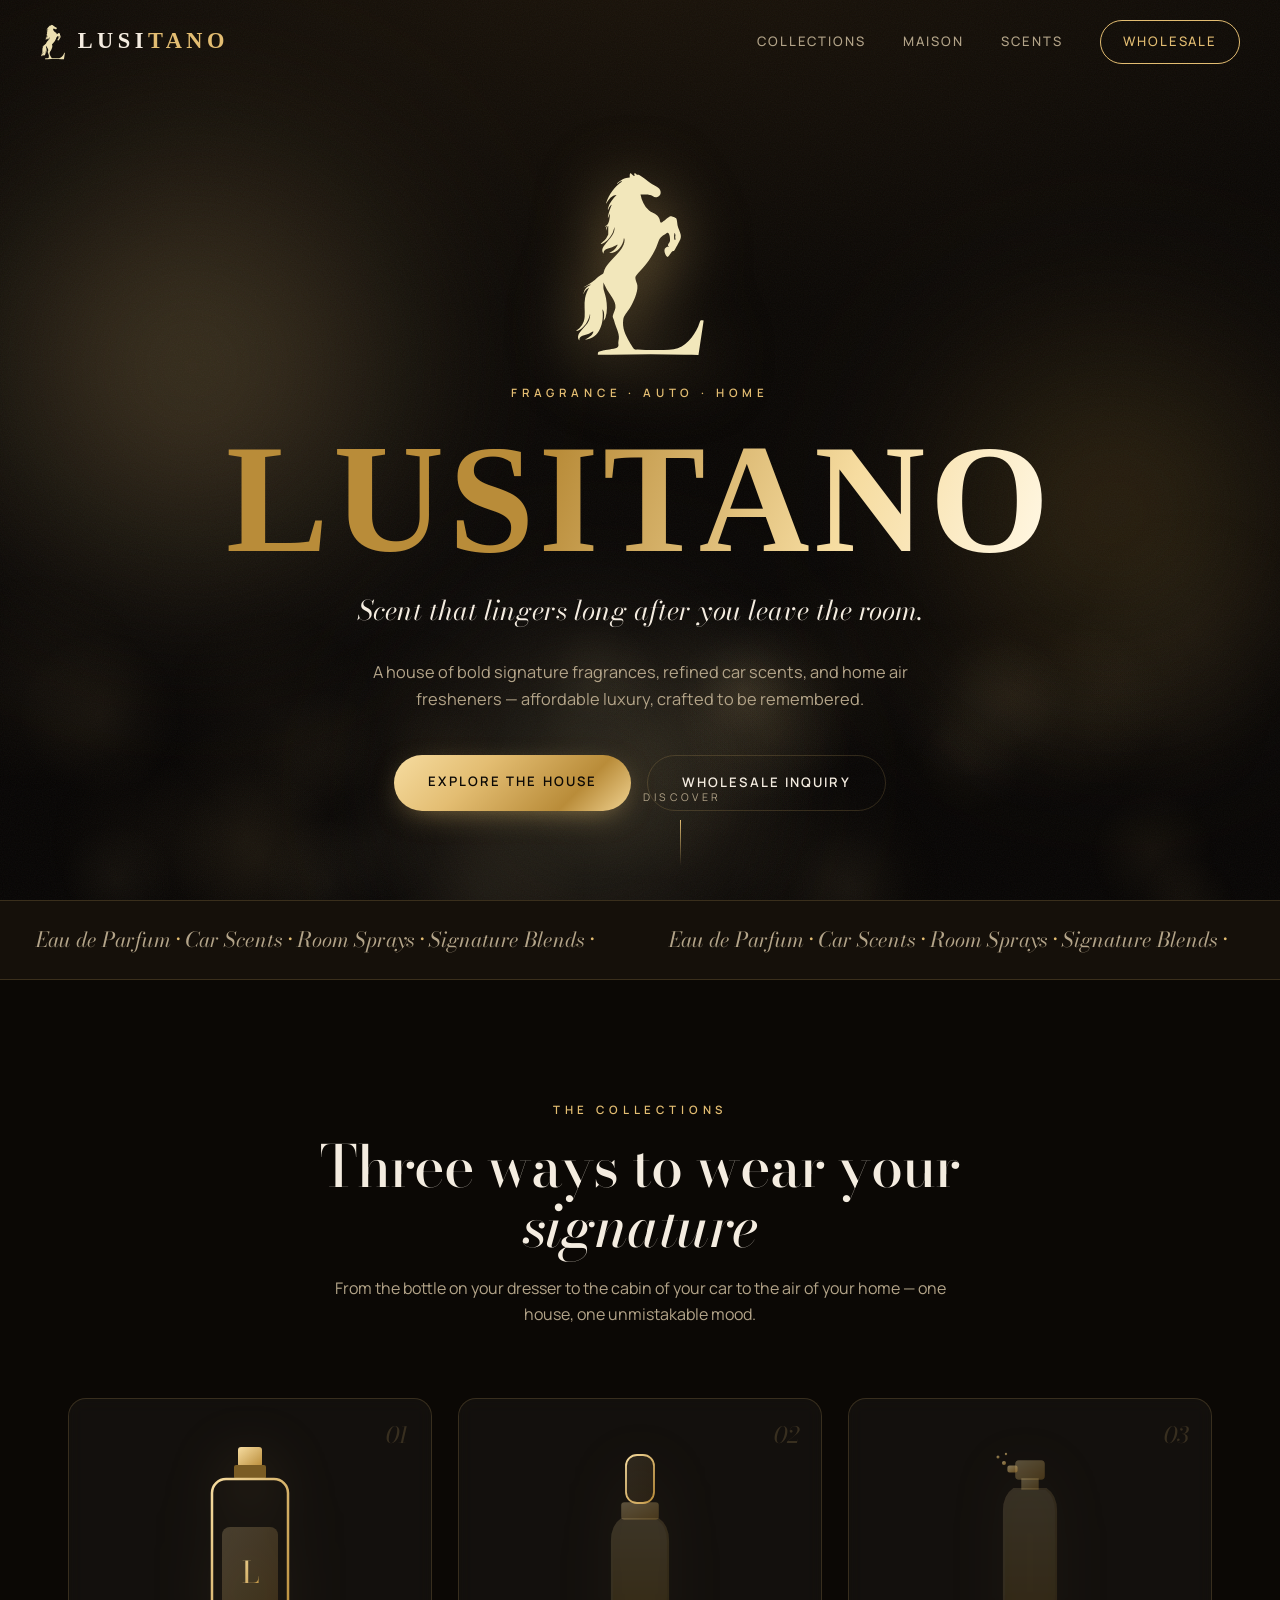
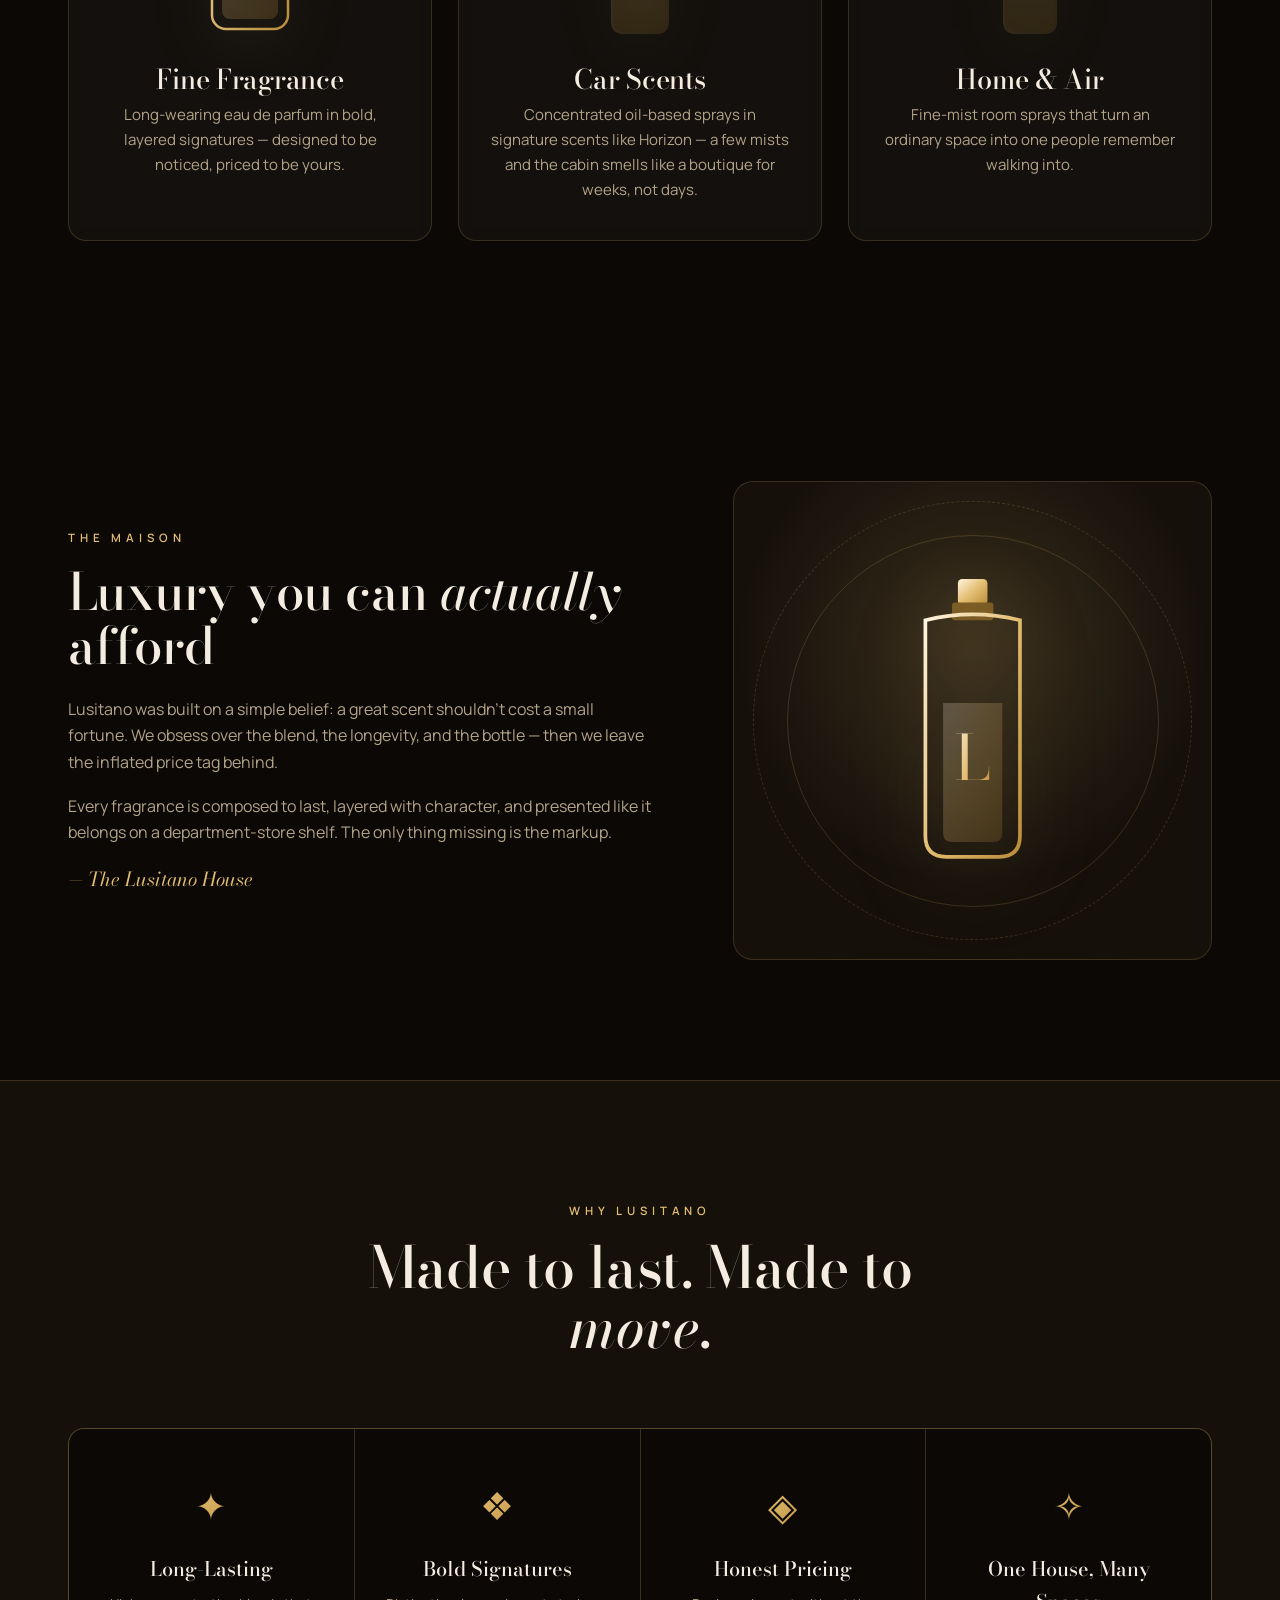
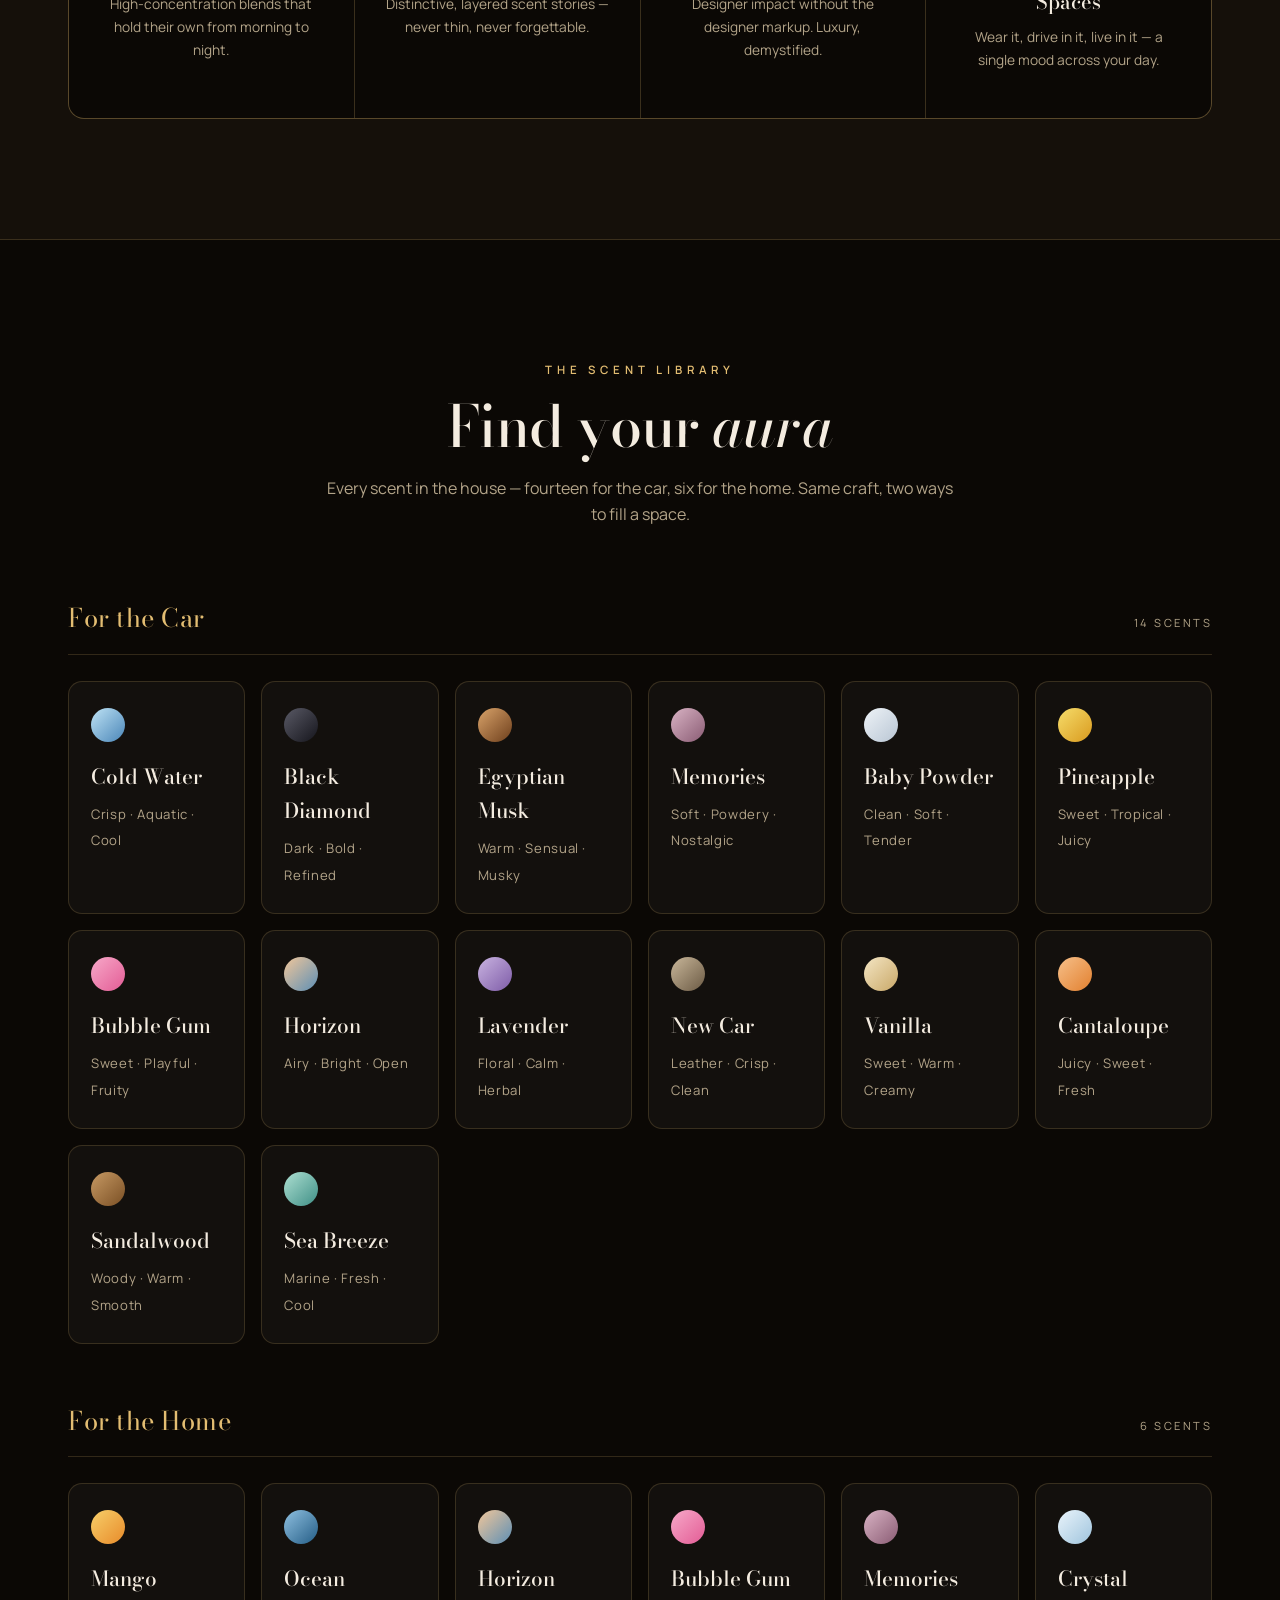
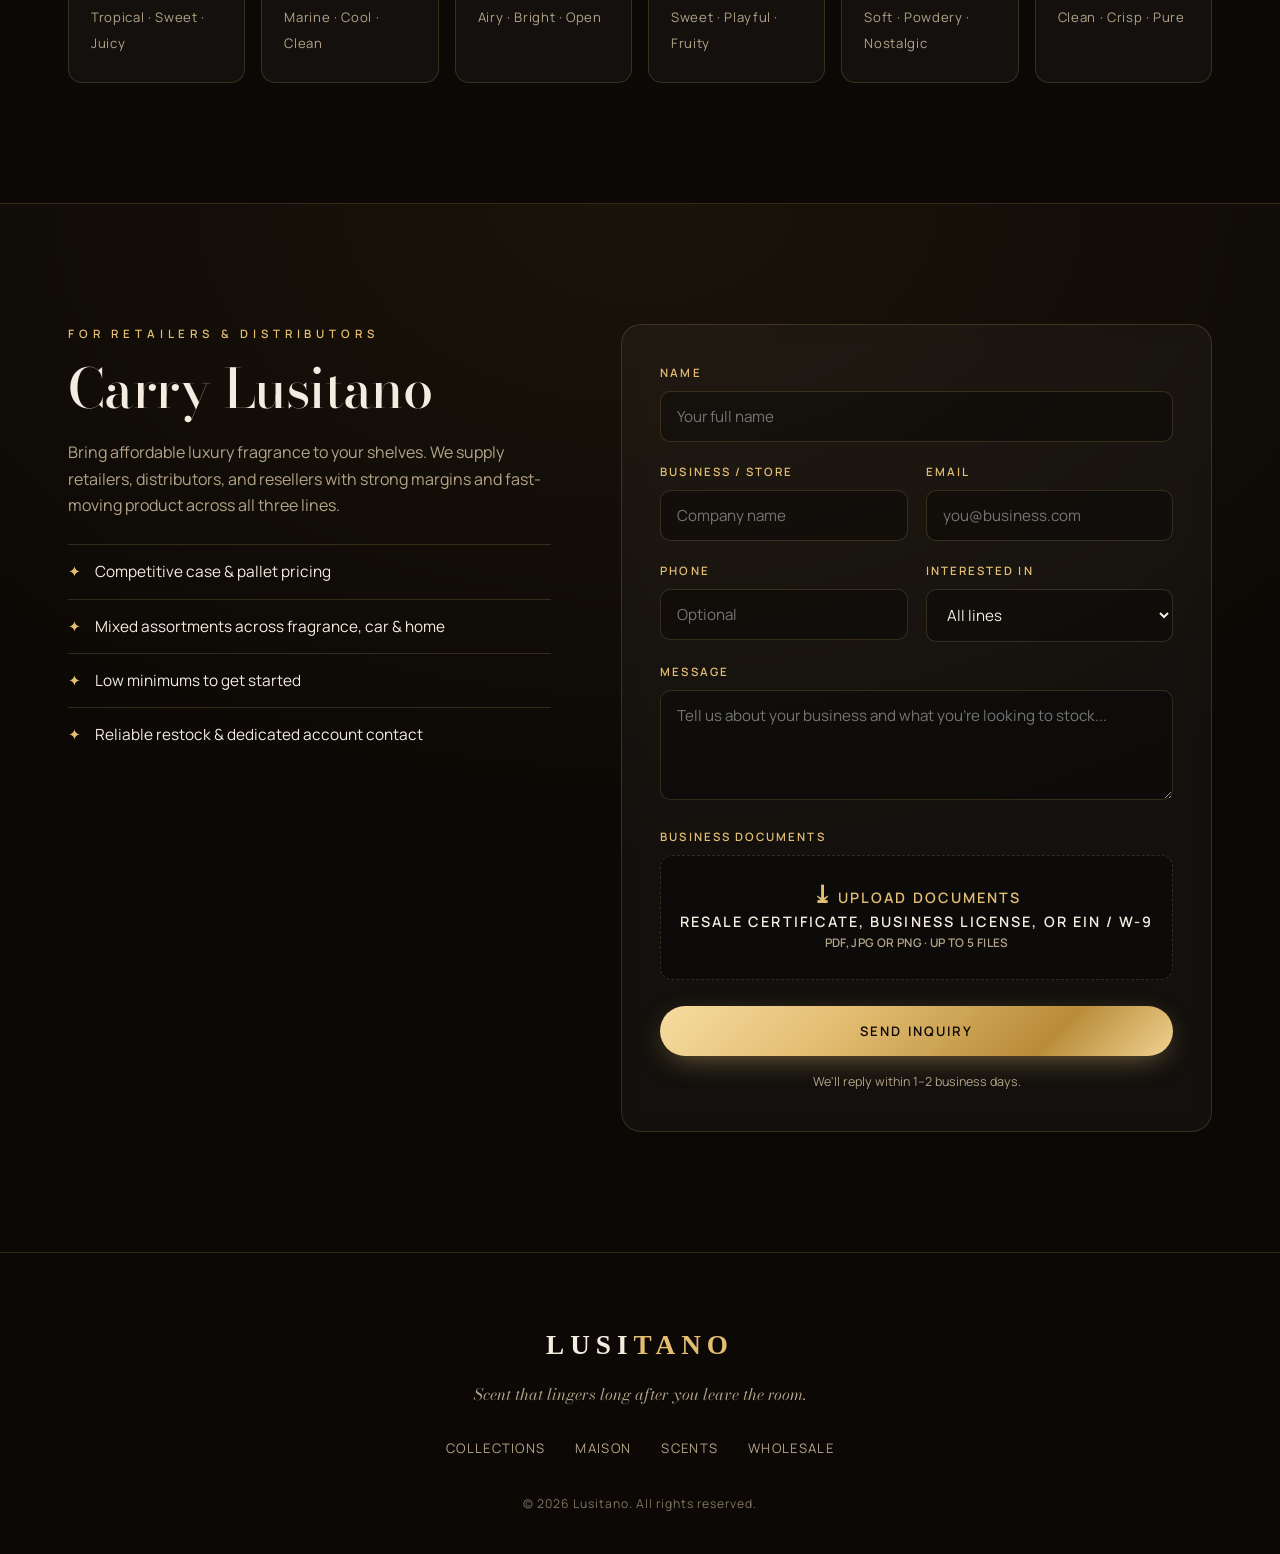
<file: index (21).html>
<!DOCTYPE html>
<html lang="en">
<head>
<meta charset="UTF-8">
<meta name="viewport" content="width=device-width, initial-scale=1.0">
<title>Lusitano — Signature Fragrance, Car &amp; Home Scents</title>
<meta name="description" content="Lusitano crafts bold signature fragrances, car scents, and home air fresheners. Affordable luxury, made to linger. Wholesale inquiries welcome.">

<!-- Open Graph -->
<meta property="og:type" content="website">
<meta property="og:title" content="Lusitano — Signature Fragrance, Car &amp; Home Scents">
<meta property="og:description" content="Bold signature fragrances, car scents, and home air fresheners. Affordable luxury, made to linger.">
<meta property="og:site_name" content="Lusitano">
<meta name="theme-color" content="#0b0805">
<link rel="icon" type="image/svg+xml" href="favicon.svg">

<link rel="preconnect" href="https://fonts.googleapis.com">
<link rel="preconnect" href="https://fonts.gstatic.com" crossorigin>
<link href="https://fonts.googleapis.com/css2?family=Bodoni+Moda:ital,opsz,wght@0,6..96,400;0,6..96,500;0,6..96,600;0,6..96,700;0,6..96,900;1,6..96,400;1,6..96,500&family=Tinos:wght@400;700&family=Manrope:wght@300;400;500;600;700&display=swap" rel="stylesheet">

<style>
:root{
  --bg:#0b0805;
  --bg-2:#15100a;
  --ink:#f4ece0;
  --muted:#b3a489;
  --gold:#e3bd72;
  --gold-bright:#f6dca0;
  --logo:#ecdfb0;
  --gold-deep:#b98c39;
  --line:rgba(227,189,114,.18);
  --glass:rgba(255,255,255,.035);
  --grad-gold:linear-gradient(135deg,#f6dca0 0%,#e3bd72 35%,#b98c39 75%,#f0d291 100%);
  --serif:"Bodoni Moda",serif;
  --wordmark:"Times New Roman","Tinos",Times,serif;
  --sans:"Manrope",system-ui,sans-serif;
}
*{margin:0;padding:0;box-sizing:border-box}
html{scroll-behavior:smooth}
body{
  background:var(--bg);
  color:var(--ink);
  font-family:var(--sans);
  font-weight:400;
  line-height:1.65;
  overflow-x:hidden;
  -webkit-font-smoothing:antialiased;
}

/* ---- Atmospheric background ---- */
.atmosphere{position:fixed;inset:0;z-index:-3;overflow:hidden;background:radial-gradient(120% 80% at 50% -10%,#1c140a 0%,#0b0805 55%,#070504 100%)}
.mist{position:absolute;border-radius:50%;filter:blur(70px);opacity:.5;mix-blend-mode:screen;animation:drift 24s ease-in-out infinite}
.mist.a{width:46vw;height:46vw;left:-8vw;top:8vh;background:radial-gradient(circle,rgba(227,189,114,.55),transparent 70%)}
.mist.b{width:38vw;height:38vw;right:-6vw;top:30vh;background:radial-gradient(circle,rgba(185,140,57,.5),transparent 70%);animation-duration:30s;animation-delay:-6s}
.mist.c{width:32vw;height:32vw;left:30vw;bottom:-10vh;background:radial-gradient(circle,rgba(246,220,160,.4),transparent 70%);animation-duration:34s;animation-delay:-12s}
@keyframes drift{
  0%,100%{transform:translate(0,0) scale(1)}
  33%{transform:translate(6vw,-5vh) scale(1.12)}
  66%{transform:translate(-5vw,4vh) scale(.95)}
}
/* grain */
.mist-canvas{position:fixed;inset:0;z-index:-1;pointer-events:none}
.grain{position:fixed;inset:0;z-index:-2;pointer-events:none;opacity:.05;
  background-image:url("data:image/svg+xml,%3Csvg xmlns='http://www.w3.org/2000/svg' width='160' height='160'%3E%3Cfilter id='n'%3E%3CfeTurbulence type='fractalNoise' baseFrequency='0.85' numOctaves='3'/%3E%3C/filter%3E%3Crect width='100%25' height='100%25' filter='url(%23n)'/%3E%3C/svg%3E")}

/* ---- Shared ---- */
.wrap{max-width:1200px;margin:0 auto;padding:0 28px}
.gold-text{background:var(--grad-gold);-webkit-background-clip:text;background-clip:text;color:transparent}
.eyebrow{font-family:var(--sans);font-size:.72rem;letter-spacing:.42em;text-transform:uppercase;color:var(--gold);font-weight:600;margin-bottom:18px}
h1,h2,h3{font-family:var(--serif);font-weight:500;line-height:1.04;letter-spacing:-.01em}
section{position:relative;padding:120px 0}

/* ---- Nav ---- */
nav{position:fixed;top:0;left:0;right:0;z-index:50;display:flex;align-items:center;justify-content:space-between;
  padding:20px 40px;transition:.4s}
nav.scrolled{padding:14px 40px;background:rgba(11,8,5,.92);border-bottom:1px solid var(--line)}
.logo{display:flex;align-items:center;gap:12px;text-decoration:none;font-family:var(--wordmark);font-weight:700;font-size:1.4rem;letter-spacing:.2em;text-transform:uppercase;color:var(--ink)}
.logo .logo-word span{color:var(--gold)}
.logo-mark{height:36px;width:auto;aspect-ratio:277/388;color:var(--logo);display:block}
.hero-mark{height:clamp(120px,17vw,190px);width:auto;aspect-ratio:277/388;color:#f2e7bb;margin-bottom:24px;opacity:0;animation:rise .9s .1s forwards;filter:drop-shadow(0 14px 34px rgba(227,189,114,.5))}
.nav-links{display:flex;gap:38px;align-items:center}
.nav-links a{color:var(--muted);text-decoration:none;font-size:.82rem;letter-spacing:.14em;text-transform:uppercase;font-weight:500;transition:.3s;position:relative}
.nav-links a:hover{color:var(--ink)}
.nav-links a.cta{padding:10px 22px;border:1px solid var(--gold);border-radius:40px;color:var(--gold)}
.nav-links a.cta:hover{background:var(--gold);color:#0b0805}
.burger{display:none;flex-direction:column;gap:5px;cursor:pointer;background:none;border:none;padding:4px}
.burger span{width:26px;height:2px;background:var(--gold);display:block;transition:.3s;transform-origin:center}
.burger.open span:nth-child(1){transform:translateY(7px) rotate(45deg)}
.burger.open span:nth-child(2){opacity:0}
.burger.open span:nth-child(3){transform:translateY(-7px) rotate(-45deg)}

/* ---- Hero ---- */
.hero{min-height:100vh;display:flex;flex-direction:column;align-items:center;justify-content:center;text-align:center;padding-top:80px}
.hero .eyebrow{opacity:0;animation:rise .9s .2s forwards}
.hero h1{font-family:var(--wordmark);font-size:clamp(3.4rem,12vw,10rem);font-weight:700;letter-spacing:.03em;opacity:0;animation:rise 1s .35s forwards}
.hero h1 .shimmer{background:linear-gradient(110deg,#b98c39 20%,#f6dca0 38%,#fff6e0 50%,#f6dca0 62%,#b98c39 80%);
  background-size:200% auto;-webkit-background-clip:text;background-clip:text;color:transparent;animation:shine 6s linear infinite}
@keyframes shine{to{background-position:200% center}}
.hero .tag{font-family:var(--serif);font-style:italic;font-size:clamp(1.1rem,2.6vw,1.7rem);color:var(--ink);margin-top:8px;opacity:0;animation:rise 1s .55s forwards}
.hero .sub{max-width:540px;color:var(--muted);margin:26px auto 0;font-size:1.02rem;opacity:0;animation:rise 1s .7s forwards}
.hero-cta{display:flex;gap:16px;margin-top:42px;opacity:0;animation:rise 1s .85s forwards;flex-wrap:wrap;justify-content:center}
.btn{font-family:var(--sans);font-size:.82rem;letter-spacing:.16em;text-transform:uppercase;font-weight:600;
  padding:16px 34px;border-radius:44px;text-decoration:none;cursor:pointer;border:none;transition:.35s;display:inline-block}
.btn-gold{background:var(--grad-gold);color:#0b0805;box-shadow:0 8px 30px -10px rgba(227,189,114,.6)}
.btn-gold:hover{transform:translateY(-3px);box-shadow:0 14px 40px -10px rgba(227,189,114,.8)}
.btn-ghost{border:1px solid var(--line);color:var(--ink)}
.btn-ghost:hover{border-color:var(--gold);color:var(--gold)}
.scroll-hint{position:absolute;bottom:34px;left:50%;transform:translateX(-50%);color:var(--muted);font-size:.66rem;letter-spacing:.32em;text-indent:.32em;text-align:center;text-transform:uppercase;opacity:0;animation:rise 1s 1.1s forwards}
.scroll-hint::after{content:"";display:block;width:1px;height:46px;background:linear-gradient(var(--gold),transparent);margin:14px auto 0}
@keyframes rise{from{opacity:0;transform:translateY(28px)}to{opacity:1;transform:translateY(0)}}

/* ---- Marquee strip ---- */
.marquee{border-top:1px solid var(--line);border-bottom:1px solid var(--line);padding:22px 0;overflow:hidden;white-space:nowrap;background:var(--bg-2)}
.marquee-track{display:inline-block;animation:scroll 28s linear infinite}
.marquee-track span{font-family:var(--serif);font-style:italic;font-size:1.3rem;color:var(--muted);margin:0 36px}
.marquee-track span b{color:var(--gold);font-style:normal;font-weight:500}
@keyframes scroll{from{transform:translateX(0)}to{transform:translateX(-50%)}}

/* ---- Section heading ---- */
.head{text-align:center;max-width:640px;margin:0 auto 70px}
.head h2{font-size:clamp(2.2rem,5vw,3.6rem)}
.head p{color:var(--muted);margin-top:18px}

/* ---- Collections ---- */
.collections{display:grid;grid-template-columns:repeat(3,1fr);gap:26px}
.card{position:relative;border:1px solid var(--line);border-radius:18px;padding:42px 32px 38px;background:var(--glass);
  backdrop-filter:blur(8px);overflow:hidden;transition:.45s;text-align:center}
.card::before{content:"";position:absolute;inset:0;background:radial-gradient(120% 80% at 50% 0%,rgba(227,189,114,.12),transparent 60%);opacity:0;transition:.45s}
.card:hover{transform:translateY(-8px);border-color:var(--gold)}
.card:hover::before{opacity:1}
.card .art{height:200px;display:flex;align-items:center;justify-content:center;margin-bottom:24px}
.card .art svg{height:100%;filter:drop-shadow(0 16px 30px rgba(227,189,114,.25))}
.card h3{font-size:1.7rem;margin-bottom:10px}
.card p{color:var(--muted);font-size:.94rem}
.card .num{position:absolute;top:18px;right:22px;font-family:var(--serif);font-style:italic;color:var(--line);font-size:1.4rem}

/* ---- Story / split ---- */
.story{display:grid;grid-template-columns:1.1fr .9fr;gap:80px;align-items:center}
.story .vis{aspect-ratio:1;border-radius:20px;border:1px solid var(--line);background:
  radial-gradient(circle at 50% 35%,rgba(227,189,114,.18),transparent 60%),var(--bg-2);
  display:flex;align-items:center;justify-content:center;position:relative;overflow:hidden}
.story .vis svg{height:62%;filter:drop-shadow(0 20px 40px rgba(227,189,114,.3))}
.story .vis .ring{position:absolute;width:78%;height:78%;border:1px solid var(--line);border-radius:50%;animation:spin 40s linear infinite}
.story .vis .ring.two{width:92%;height:92%;animation-duration:60s;animation-direction:reverse;border-style:dashed}
@keyframes spin{to{transform:rotate(360deg)}}
.story h2{font-size:clamp(2rem,4.5vw,3.2rem);margin-bottom:24px}
.story p{color:var(--muted);margin-bottom:18px}
.story .signoff{font-family:var(--serif);font-style:italic;color:var(--gold);font-size:1.2rem}

/* ---- Features ---- */
.features{background:var(--bg-2);border-top:1px solid var(--line);border-bottom:1px solid var(--line)}
.feat-grid{display:grid;grid-template-columns:repeat(4,1fr);gap:1px;background:var(--line);border:1px solid var(--line);border-radius:16px;overflow:hidden}
.feat{background:var(--bg);padding:46px 30px;text-align:center;transition:.4s}
.feat:hover{background:var(--bg-2)}
.feat .ico{font-family:var(--serif);font-size:2.4rem;margin-bottom:14px}
.feat h4{font-family:var(--serif);font-size:1.25rem;font-weight:500;margin-bottom:8px}
.feat p{color:var(--muted);font-size:.86rem}

/* ---- Scent families ---- */
.scent-group{margin-bottom:56px}
.scent-group:last-child{margin-bottom:0}
.scent-group-head{display:flex;align-items:baseline;gap:16px;margin-bottom:26px;padding-bottom:14px;border-bottom:1px solid var(--line)}
.sg-label{font-family:var(--serif);font-size:1.6rem;color:var(--gold);letter-spacing:.02em}
.sg-count{font-size:.7rem;letter-spacing:.22em;text-transform:uppercase;color:var(--muted);margin-left:auto}
.scent-hint{display:none;font-size:.66rem;letter-spacing:.18em;text-transform:uppercase;color:var(--gold);opacity:.75;margin-left:12px}
.scents{display:grid;grid-template-columns:repeat(auto-fill,minmax(170px,1fr));gap:16px}
.scent{border:1px solid var(--line);border-radius:14px;padding:26px 22px;background:var(--glass);transition:.4s;cursor:default}
.scent:hover{border-color:var(--gold);transform:translateY(-5px)}
.scent .dot{width:34px;height:34px;border-radius:50%;margin-bottom:18px}
.scent h4{font-family:var(--serif);font-size:1.3rem;font-weight:500;margin-bottom:6px}
.scent span{color:var(--muted);font-size:.82rem;letter-spacing:.05em}

/* ---- Wholesale ---- */
.wholesale{background:radial-gradient(110% 90% at 50% 0%,#1a130a,#0b0805 70%);border-top:1px solid var(--line)}
.ws-grid{display:grid;grid-template-columns:.9fr 1.1fr;gap:70px;align-items:start}
.ws-copy h2{font-size:clamp(2.2rem,5vw,3.4rem);margin-bottom:22px}
.ws-copy p{color:var(--muted);margin-bottom:26px}
.ws-list{list-style:none}
.ws-list li{padding:14px 0;border-top:1px solid var(--line);color:var(--ink);font-size:.96rem;display:flex;gap:14px;align-items:center}
.ws-list li::before{content:"✦";color:var(--gold)}
.form{border:1px solid var(--line);border-radius:20px;padding:38px;background:var(--glass);backdrop-filter:blur(10px)}
.field{margin-bottom:20px}
.field label{display:block;font-size:.72rem;letter-spacing:.18em;text-transform:uppercase;color:var(--gold);margin-bottom:9px;font-weight:600}
.field input,.field textarea,.field select{width:100%;background:rgba(0,0,0,.3);border:1px solid var(--line);border-radius:10px;
  padding:14px 16px;color:var(--ink);font-family:var(--sans);font-size:.95rem;transition:.3s}
.field input:focus,.field textarea:focus,.field select:focus{outline:none;border-color:var(--gold);background:rgba(0,0,0,.5)}
.field textarea{resize:vertical;min-height:110px}
.field-row{display:grid;grid-template-columns:1fr 1fr;gap:18px}
.form .btn-gold{width:100%;margin-top:6px}
.dropzone{display:flex;flex-direction:column;align-items:center;text-align:center;gap:8px;padding:26px 18px;border:1.5px dashed var(--line);border-radius:12px;background:rgba(0,0,0,.25);cursor:pointer;transition:.3s}
.dropzone:hover{border-color:var(--gold);background:rgba(0,0,0,.4)}
.dz-icon{font-size:1.5rem;color:var(--gold);line-height:1}
.dz-text{font-size:.9rem;color:var(--ink)}
.dz-text b{color:var(--gold);font-weight:600}
.dz-files{font-size:.74rem;color:var(--muted);letter-spacing:.03em;word-break:break-word}
.dropzone input[type=file]{display:none}
.form-note{font-size:.78rem;color:var(--muted);text-align:center;margin-top:16px}

/* ---- Footer ---- */
footer{padding:70px 0 40px;border-top:1px solid var(--line);text-align:center}
.foot-logo{font-family:var(--wordmark);font-weight:700;font-size:1.7rem;letter-spacing:.22em;text-transform:uppercase;margin-bottom:14px}
.foot-logo span{color:var(--gold)}
.foot-tag{font-family:var(--serif);font-style:italic;color:var(--muted);margin-bottom:30px}
.foot-links{display:flex;gap:30px;justify-content:center;flex-wrap:wrap;margin-bottom:34px}
.foot-links a{color:var(--muted);text-decoration:none;font-size:.82rem;letter-spacing:.1em;text-transform:uppercase;transition:.3s}
.foot-links a:hover{color:var(--gold)}
.copyright{color:var(--muted);font-size:.76rem;letter-spacing:.08em;opacity:.7}

/* ---- Reveal ---- */
.reveal{opacity:0;transform:translateY(40px);transition:.9s cubic-bezier(.2,.7,.2,1)}
.reveal.in{opacity:1;transform:none}

/* ---- Responsive ---- */
@media(max-width:900px){
  nav,nav.scrolled{padding:16px 22px}
  .nav-links{position:fixed;inset:0;width:100%;flex-direction:column;justify-content:center;align-items:center;gap:34px;background:rgba(11,8,5,.97);
    backdrop-filter:blur(20px);transform:translateX(100%);transition:.4s;z-index:55}
  .nav-links.open{transform:none}
  .nav-links a{font-size:1.15rem;letter-spacing:.18em}
  .nav-links a.cta{padding:14px 32px}
  .burger{display:flex;z-index:60}
  /* hero cleanup on mobile */
  .hero{padding:84px 24px 40px}
  .hero h1{font-size:2.7rem;letter-spacing:.02em}
  .hero .tag{font-size:1.02rem;margin-top:10px}
  .hero .sub{font-size:.92rem;margin-top:20px}
  .hero-cta{margin-top:34px;gap:12px}
  .scroll-hint{display:none}
  .collections,.feat-grid,.story,.ws-grid{grid-template-columns:1fr}
  .feat-grid{gap:1px}
  .story{gap:40px}
  .ws-grid{gap:44px}
  section{padding:80px 0}
  .field-row{grid-template-columns:1fr}
  /* tone down atmosphere on mobile */
  .mist{opacity:.2;filter:blur(55px)}
  .mist.c{display:none}
  /* scents become a side-scroll carousel */
  .scents{display:flex;gap:14px;overflow-x:auto;scroll-snap-type:x mandatory;-webkit-overflow-scrolling:touch;padding:4px 0 16px;scrollbar-width:none}
  .scents::-webkit-scrollbar{display:none}
  .scent{flex:0 0 72%;scroll-snap-align:center}
  .scent-hint{display:block}
}
</style>
</head>
<body>

<div class="atmosphere">
  <div class="mist a"></div><div class="mist b"></div><div class="mist c"></div>
</div>
<div class="grain"></div>
<canvas class="mist-canvas" id="mistCanvas"></canvas>
<svg width="0" height="0" aria-hidden="true" style="position:absolute"><symbol id="horseMark" viewBox="822.80 273.86 277.03 388.39"><path transform="matrix(1,0,0,-1,1033.657,418.74708)" d="M0 0C1.201 1.134-.022 4.557-.046 6.034-.064 7.209 .557 8.403 .476 9.471 .398 10.495-.183 13.814-1.399 14.179-2.278 11.052-2.428 7.162-2.112 3.906-2.052 3.285-1.524-1.439 0 0M-136.891 29.08C-139.986 26.578-139.642 21.987-140.446 18.445L-141.102 24.425-139.026 29.789-142.924 26.246C-143.793 28.637-139.394 30.169-137.981 31.943-134.559 36.237-133.401 48.391-133.351 53.903L-136.895 45.759C-137.873 44.602-137.632 46.519-137.534 47.091-136.083 55.61-133.119 64.056-129.791 71.988-130.779 72.474-132.027 70.385-132.514 69.745-134.268 67.439-136.155 64.551-136.9 61.715-138.33 61.693-137.481 64.561-137.288 65.299-134.645 75.355-126.924 84.226-119.867 91.494-130.223 90.707-134.712 83.29-139.84 75.653-140.329 74.924-141.263 73.438-141.134 75.525-135.677 93.495-123.917 108.929-108.521 119.523-112.001 120.624-115.668 115.917-118.105 114.918-118.43 114.784-119.267 114.732-119.154 115.261-112.171 122.118-103.019 127.631-92.908 127.675-92.747 130.79-93.798 134.534-91.139 136.885-90.313 135.965-83.939 129.495-82.985 130.518-82.925 132.682-84.912 135.183-82.628 136.885-82.249 136.882-78.837 133.578-77.799 133.151-76.357 132.557-75.369 133.486-73.53 132.569-66.628 129.128-57.614 120.817-50.864 116.171-46.051 112.859-37.905 109.099-34.065 106.016-28.076 101.209-27.647 90.256-36.287 87.725-43.529 85.603-45.387 90.35-51.049 91.869-51.868 92.089-56.545 92.92-57.091 92.92H-70.923C-68.465 80.56-63.466 69.158-53.907 60.637-45.95 53.543-36.231 54.13-32.067 42.755-31.111 40.144-31.303 33.623-27.852 35.294-23.158 37.567-13.559 47.299-9.385 48.098-7.511 48.457 .516 45.263 1.82 44.012 3.701 42.208 4.275 31.91 5.18 28.22 7.363 19.323 14.368 10.008 10.561 1.151 9.524-1.261-.891-21.011-1.792-21.963-3.291-23.546-5.288-23.02-6.764-24.084-8.688-25.471-13.399-35.471-16.586-34.706-22.999-27.105-26.01-13.63-12.05-13.471L-14.814-11.995C-15.298-8.266-11.255-6.116-10.675-2.44-10.122 1.063-10.903 15.739-16.534 14.75-21.405 10.792-29.211 7.593-32.045 1.906-34.67-3.363-36.52-10.244-39.103-15.862-48.423-36.137-58.015-48.339-72.706-64.542-74.571-66.599-80.219-72.617-81.007-74.68-82.925-79.702-77.867-87.707-77.313-93.287-75.945-107.074-86.086-128.672-93.327-140.391-97.694-147.458-105.059-154.511-106.206-162.978-108.585-180.535-101.967-194.192-93.478-208.758-91.739-211.743-85.344-222.736-82.99-223.802-79.966-225.172-78.668-223.95-76.281-224.131-54.271-225.799-25.232-225.597-3.191-223.434 20.078-221.149 37.891-196.936 46.949-177.104 47.981-174.845 50.598-166.263 51.425-165.265 52.589-163.862 56.354-164.818 58.173-164.573L47.539-235.506C38.214-234.933 28.82-235.156 19.488-234.821-30.666-233.02-80.594-233.455-130.832-234.821-139.929-235.068-149.08-234.578-158.173-234.791-158.18-233.418-158.07-229.872-156.996-229.06-155.746-228.115-147.07-226.283-144.828-225.791-139.087-224.532-120.156-223.027-117.393-219.177-114.724-215.457-116.672-212.888-116.347-209.649-115.633-202.549-114.176-199.91-115.938-192.204-118.104-182.731-122.839-174.828-125.287-163.958-125.801-161.674-127.503-159.038-127.644-157.035-127.945-152.763-122.881-143.649-122.178-138.494-120.282-124.579-135.505-110.38-141.268-98.367L-146.822-87.25V-97.536C-146.822-101.67-142.45-113.774-141.476-119.145-139.079-132.364-138.412-146.312-142.538-159.275L-146.105-165.983C-145.872-158.172-143.267-148.229-148.942-141.869-144.857-168.03-153.548-201.627-184.413-203.939-178.414-199.873-169.681-196.574-167.528-188.901-167.283-188.028-166.971-186.876-168.439-187.279-170.377-187.812-174.07-190.793-176.627-191.864-183.65-194.804-197.604-195.557-195.773-205.709-199.163-203.263-199.184-198.356-197.93-194.679-195.292-186.942-182.093-176.109-177.648-167.435-175.221-162.701-173.13-156.386-174.131-151.083-176.451-163.023-182.11-174.159-191.984-181.472-194.963-183.678-198.932-186.583-202.855-186.206-192.424-179.068-186.068-170.054-185.098-157.147-184.119-144.118-186.651-132.302-184.224-119.008-182.821-111.324-179.561-104.342-175.898-97.542L-182.281-101.799C-184.19-104.359-186.143-106.625-186.553-109.944-187.674-110.142-187.319-108.966-187.202-108.238-185.944-100.406-180.027-95.272-173.072-92.207-173.146-90.626-176.233-91.92-177.004-92.181L-187.25-97.539C-184.907-94.72-181.56-93.376-178.566-91.515-168.526-85.274-165.864-83.213-157.087-75.212-154.617-72.961-148.91-70.551-147.547-69.147-146.227-67.789-145.179-62.081-144.121-59.805-134.801-39.76-104.845-23.189-103.528-1.033-103.459 .124-103.474 3.232-104.964 3.541-106.215-11.239-118.604-28.037-134.763-26.95-132.235-24.834-128.973-23.696-126.31-21.578-122.402-18.469-119.978-14.685-117.744-10.283-117.321-8.978-126.841-14.196-127.682-14.532-135.18-17.53-147.221-17.884-146.464-28.372-152.52-20.537-146.658-13.724-141.837-7.47-133.97 2.732-122.74 11.674-124.13 26.239L-127.328 15.615C-130.894 7.774-136.51-.04-143.761-4.836-146.108-6.388-149.625-9.117-152.493-8.163-149.279-5.336-145.213-2.288-142.583 1.078-141.387 2.608-136.891 10.319-136.891 11.701Z" fill="currentColor"/></symbol></svg>

<!-- NAV -->
<nav id="nav">
  <a class="logo" href="#top">
    <svg class="logo-mark" aria-hidden="true"><use href="#horseMark"/></svg>
    <span class="logo-word">Lusi<span>tano</span></span>
  </a>
  <div class="nav-links" id="navLinks">
    <a href="#collections">Collections</a>
    <a href="#story">Maison</a>
    <a href="#scents">Scents</a>
    <a href="#wholesale" class="cta">Wholesale</a>
  </div>
  <button class="burger" id="burger" aria-label="Menu"><span></span><span></span><span></span></button>
</nav>

<!-- HERO -->
<header class="hero" id="top">
  <svg class="hero-mark" role="img" aria-label="Lusitano"><use href="#horseMark"/></svg>
  <div class="eyebrow">Fragrance · Auto · Home</div>
  <h1><span class="shimmer">LUSITANO</span></h1>
  <div class="tag">Scent that lingers long after you leave the room.</div>
  <p class="sub">A house of bold signature fragrances, refined car scents, and home air fresheners — affordable luxury, crafted to be remembered.</p>
  <div class="hero-cta">
    <a href="#collections" class="btn btn-gold">Explore the House</a>
    <a href="#wholesale" class="btn btn-ghost">Wholesale Inquiry</a>
  </div>
  <div class="scroll-hint">Discover</div>
</header>

<!-- MARQUEE -->
<div class="marquee">
  <div class="marquee-track">
    <span>Eau de Parfum <b>·</b> Car Scents <b>·</b> Room Sprays <b>·</b> Signature Blends <b>·</b></span>
    <span>Eau de Parfum <b>·</b> Car Scents <b>·</b> Room Sprays <b>·</b> Signature Blends <b>·</b></span>
  </div>
</div>

<!-- COLLECTIONS -->
<section id="collections">
  <div class="wrap">
    <div class="head reveal">
      <div class="eyebrow">The Collections</div>
      <h2>Three ways to wear your <em>signature</em></h2>
      <p>From the bottle on your dresser to the cabin of your car to the air of your home — one house, one unmistakable mood.</p>
    </div>
    <div class="collections">

      <div class="card reveal">
        <div class="num">01</div>
        <div class="art">
          <svg viewBox="0 0 120 200" xmlns="http://www.w3.org/2000/svg">
            <defs><linearGradient id="g1" x1="0" y1="0" x2="1" y2="1">
              <stop offset="0" stop-color="#f6dca0"/><stop offset="1" stop-color="#b98c39"/></linearGradient></defs>
            <rect x="48" y="6" width="24" height="20" rx="3" fill="url(#g1)"/>
            <rect x="44" y="24" width="32" height="14" rx="2" fill="#7a5c24"/>
            <rect x="22" y="38" width="76" height="150" rx="14" fill="none" stroke="url(#g1)" stroke-width="2.5"/>
            <rect x="32" y="86" width="56" height="92" rx="8" fill="url(#g1)" opacity="0.22"/>
            <text x="60" y="142" text-anchor="middle" font-family="Bodoni Moda,serif" font-size="30" fill="url(#g1)">L</text>
          </svg>
        </div>
        <h3>Fine Fragrance</h3>
        <p>Long-wearing eau de parfum in bold, layered signatures — designed to be noticed, priced to be yours.</p>
      </div>

      <div class="card reveal">
        <div class="num">02</div>
        <div class="art">
          <svg viewBox="0 0 120 200" xmlns="http://www.w3.org/2000/svg">
            <defs>
              <linearGradient id="carG" x1="0" y1="0" x2="1" y2="1"><stop offset="0" stop-color="#f6dca0"/><stop offset="1" stop-color="#b98c39"/></linearGradient>
              <linearGradient id="carLiq" x1="0" y1="0" x2="0" y2="1"><stop offset="0" stop-color="#f6dca0"/><stop offset="1" stop-color="#c9962f"/></linearGradient>
            </defs>
            <rect x="46" y="14" width="28" height="48" rx="11" fill="url(#carG)" opacity="0.12"/>
            <rect x="46" y="14" width="28" height="48" rx="11" fill="none" stroke="url(#carG)" stroke-width="1.8"/>
            <rect x="42" y="62" width="36" height="16" rx="2.5" fill="url(#carG)" opacity="0.3" stroke="url(#carG)" stroke-width="1.6"/>
            <path d="M42 78 L78 78 C84 82 88 88 88 100 L88 180 Q88 192 76 192 L44 192 Q32 192 32 180 L32 100 C32 88 36 82 42 78 Z" fill="url(#carLiq)" opacity="0.16" stroke="url(#carG)" stroke-width="2.2"/>
          </svg>
        </div>
        <h3>Car Scents</h3>
        <p>Concentrated oil-based sprays in signature scents like Horizon — a few mists and the cabin smells like a boutique for weeks, not days.</p>
      </div>

      <div class="card reveal">
        <div class="num">03</div>
        <div class="art">
          <svg viewBox="0 0 120 200" xmlns="http://www.w3.org/2000/svg">
            <defs>
              <linearGradient id="g3" x1="0" y1="0" x2="1" y2="1"><stop offset="0" stop-color="#f6dca0"/><stop offset="1" stop-color="#b98c39"/></linearGradient>
              <linearGradient id="g3liq" x1="0" y1="0" x2="0" y2="1"><stop offset="0" stop-color="#f6dca0"/><stop offset="1" stop-color="#c9962f"/></linearGradient>
            </defs>
            <g fill="url(#g3)" opacity="0.6"><circle cx="34" cy="22" r="2"/><circle cx="28" cy="16" r="1.5"/><circle cx="36" cy="13" r="1.2"/></g>
            <rect x="46" y="20" width="28" height="18" rx="3" fill="url(#g3)" opacity="0.3" stroke="url(#g3)" stroke-width="1.6"/>
            <rect x="38" y="25" width="9" height="6" rx="1.5" fill="url(#g3)" opacity="0.5" stroke="url(#g3)" stroke-width="1.2"/>
            <rect x="52" y="38" width="16" height="10" fill="url(#g3)" opacity="0.3" stroke="url(#g3)" stroke-width="1.4"/>
            <path d="M44 48 L76 48 C82 52 86 58 86 70 L86 180 Q86 192 74 192 L46 192 Q34 192 34 180 L34 70 C34 58 38 52 44 48 Z" fill="url(#g3liq)" opacity="0.15" stroke="url(#g3)" stroke-width="2.2"/>
          </svg>
        </div>
        <h3>Home &amp; Air</h3>
        <p>Fine-mist room sprays that turn an ordinary space into one people remember walking into.</p>
      </div>

    </div>
  </div>
</section>

<!-- STORY -->
<section id="story">
  <div class="wrap">
    <div class="story">
      <div class="reveal">
        <div class="eyebrow">The Maison</div>
        <h2>Luxury you can <em>actually</em> afford</h2>
        <p>Lusitano was built on a simple belief: a great scent shouldn't cost a small fortune. We obsess over the blend, the longevity, and the bottle — then we leave the inflated price tag behind.</p>
        <p>Every fragrance is composed to last, layered with character, and presented like it belongs on a department-store shelf. The only thing missing is the markup.</p>
        <p class="signoff">— The Lusitano House</p>
      </div>
      <div class="vis reveal">
        <div class="ring"></div><div class="ring two"></div>
        <svg viewBox="0 0 120 200" xmlns="http://www.w3.org/2000/svg">
          <defs><linearGradient id="g4" x1="0" y1="0" x2="1" y2="1">
            <stop offset="0" stop-color="#fff6e0"/><stop offset="0.5" stop-color="#e3bd72"/><stop offset="1" stop-color="#b98c39"/></linearGradient></defs>
          <rect x="50" y="4" width="20" height="18" rx="3" fill="url(#g4)"/>
          <rect x="46" y="20" width="28" height="12" rx="2" fill="#7a5c24"/>
          <path d="M28 32 Q60 24 92 32 L92 178 Q92 192 78 192 L42 192 Q28 192 28 178 Z" fill="none" stroke="url(#g4)" stroke-width="2.5"/>
          <path d="M40 88 L80 88 L80 176 Q80 182 74 182 L46 182 Q40 182 40 176 Z" fill="url(#g4)" opacity="0.22"/>
          <text x="60" y="140" text-anchor="middle" font-family="Bodoni Moda,serif" font-size="42" fill="url(#g4)">L</text>
        </svg>
      </div>
    </div>
  </div>
</section>

<!-- FEATURES -->
<section class="features">
  <div class="wrap">
    <div class="head reveal">
      <div class="eyebrow">Why Lusitano</div>
      <h2>Made to last. Made to <em>move</em>.</h2>
    </div>
    <div class="feat-grid">
      <div class="feat reveal"><div class="ico gold-text">✦</div><h4>Long-Lasting</h4><p>High-concentration blends that hold their own from morning to night.</p></div>
      <div class="feat reveal"><div class="ico gold-text">❖</div><h4>Bold Signatures</h4><p>Distinctive, layered scent stories — never thin, never forgettable.</p></div>
      <div class="feat reveal"><div class="ico gold-text">◈</div><h4>Honest Pricing</h4><p>Designer impact without the designer markup. Luxury, demystified.</p></div>
      <div class="feat reveal"><div class="ico gold-text">✧</div><h4>One House, Many Spaces</h4><p>Wear it, drive in it, live in it — a single mood across your day.</p></div>
    </div>
  </div>
</section>

<!-- SCENTS -->
<section id="scents">
  <div class="wrap">
    <div class="head reveal">
      <div class="eyebrow">The Scent Library</div>
      <h2>Find your <em>aura</em></h2>
      <p>Every scent in the house — fourteen for the car, six for the home. Same craft, two ways to fill a space.</p>
    </div>

    <div class="scent-group reveal">
      <div class="scent-group-head"><span class="sg-label">For the Car</span><span class="scent-hint">Swipe →</span><span class="sg-count">14 Scents</span></div>
      <div class="scents">
        <div class="scent"><div class="dot" style="background:linear-gradient(135deg,#bfe3f5,#4a86b8)"></div><h4>Cold Water</h4><span>Crisp · Aquatic · Cool</span></div>
        <div class="scent"><div class="dot" style="background:linear-gradient(135deg,#5a5a66,#15151c)"></div><h4>Black Diamond</h4><span>Dark · Bold · Refined</span></div>
        <div class="scent"><div class="dot" style="background:linear-gradient(135deg,#d9a36a,#6e3f1c)"></div><h4>Egyptian Musk</h4><span>Warm · Sensual · Musky</span></div>
        <div class="scent"><div class="dot" style="background:linear-gradient(135deg,#d9b3c4,#8a5c74)"></div><h4>Memories</h4><span>Soft · Powdery · Nostalgic</span></div>
        <div class="scent"><div class="dot" style="background:linear-gradient(135deg,#eef3f7,#b9c6d4)"></div><h4>Baby Powder</h4><span>Clean · Soft · Tender</span></div>
        <div class="scent"><div class="dot" style="background:linear-gradient(135deg,#f6dd6b,#d99a1e)"></div><h4>Pineapple</h4><span>Sweet · Tropical · Juicy</span></div>
        <div class="scent"><div class="dot" style="background:linear-gradient(135deg,#f7a9c9,#e35c95)"></div><h4>Bubble Gum</h4><span>Sweet · Playful · Fruity</span></div>
        <div class="scent"><div class="dot" style="background:linear-gradient(135deg,#f2c79a,#5d8fb5)"></div><h4>Horizon</h4><span>Airy · Bright · Open</span></div>
        <div class="scent"><div class="dot" style="background:linear-gradient(135deg,#c9b3e0,#7e5ca8)"></div><h4>Lavender</h4><span>Floral · Calm · Herbal</span></div>
        <div class="scent"><div class="dot" style="background:linear-gradient(135deg,#c9b79a,#6b5a44)"></div><h4>New Car</h4><span>Leather · Crisp · Clean</span></div>
        <div class="scent"><div class="dot" style="background:linear-gradient(135deg,#f4e6c4,#c9a868)"></div><h4>Vanilla</h4><span>Sweet · Warm · Creamy</span></div>
        <div class="scent"><div class="dot" style="background:linear-gradient(135deg,#f6c08a,#e2802f)"></div><h4>Cantaloupe</h4><span>Juicy · Sweet · Fresh</span></div>
        <div class="scent"><div class="dot" style="background:linear-gradient(135deg,#c79a64,#7a4f24)"></div><h4>Sandalwood</h4><span>Woody · Warm · Smooth</span></div>
        <div class="scent"><div class="dot" style="background:linear-gradient(135deg,#aee0d2,#3f8f86)"></div><h4>Sea Breeze</h4><span>Marine · Fresh · Cool</span></div>
      </div>
    </div>

    <div class="scent-group reveal">
      <div class="scent-group-head"><span class="sg-label">For the Home</span><span class="scent-hint">Swipe →</span><span class="sg-count">6 Scents</span></div>
      <div class="scents">
        <div class="scent"><div class="dot" style="background:linear-gradient(135deg,#f7cf6a,#e88b2a)"></div><h4>Mango</h4><span>Tropical · Sweet · Juicy</span></div>
        <div class="scent"><div class="dot" style="background:linear-gradient(135deg,#8fc0e0,#245d86)"></div><h4>Ocean</h4><span>Marine · Cool · Clean</span></div>
        <div class="scent"><div class="dot" style="background:linear-gradient(135deg,#f2c79a,#5d8fb5)"></div><h4>Horizon</h4><span>Airy · Bright · Open</span></div>
        <div class="scent"><div class="dot" style="background:linear-gradient(135deg,#f7a9c9,#e35c95)"></div><h4>Bubble Gum</h4><span>Sweet · Playful · Fruity</span></div>
        <div class="scent"><div class="dot" style="background:linear-gradient(135deg,#d9b3c4,#8a5c74)"></div><h4>Memories</h4><span>Soft · Powdery · Nostalgic</span></div>
        <div class="scent"><div class="dot" style="background:linear-gradient(135deg,#eaf4fb,#9fc4dd)"></div><h4>Crystal</h4><span>Clean · Crisp · Pure</span></div>
      </div>
    </div>
  </div>
</section>

<!-- WHOLESALE -->
<section id="wholesale" class="wholesale">
  <div class="wrap">
    <div class="ws-grid">
      <div class="ws-copy reveal">
        <div class="eyebrow">For Retailers &amp; Distributors</div>
        <h2>Carry Lusitano</h2>
        <p>Bring affordable luxury fragrance to your shelves. We supply retailers, distributors, and resellers with strong margins and fast-moving product across all three lines.</p>
        <ul class="ws-list">
          <li>Competitive case &amp; pallet pricing</li>
          <li>Mixed assortments across fragrance, car &amp; home</li>
          <li>Low minimums to get started</li>
          <li>Reliable restock &amp; dedicated account contact</li>
        </ul>
      </div>

      <form class="form reveal" id="wsForm" action="https://formspree.io/f/YOUR_FORM_ID" method="POST" enctype="multipart/form-data">
        <div class="field">
          <label for="name">Name</label>
          <input id="name" name="name" type="text" placeholder="Your full name" required>
        </div>
        <div class="field-row">
          <div class="field">
            <label for="company">Business / Store</label>
            <input id="company" name="business" type="text" placeholder="Company name">
          </div>
          <div class="field">
            <label for="email">Email</label>
            <input id="email" name="email" type="email" placeholder="you@business.com" required>
          </div>
        </div>
        <div class="field-row">
          <div class="field">
            <label for="phone">Phone</label>
            <input id="phone" name="phone" type="tel" placeholder="Optional">
          </div>
          <div class="field">
            <label for="interest">Interested In</label>
            <select id="interest" name="interest">
              <option>All lines</option>
              <option>Fine Fragrance</option>
              <option>Car Scents</option>
              <option>Home &amp; Air</option>
            </select>
          </div>
        </div>
        <div class="field">
          <label for="msg">Message</label>
          <textarea id="msg" name="message" placeholder="Tell us about your business and what you're looking to stock..."></textarea>
        </div>
        <div class="field">
          <label>Business Documents</label>
          <label class="dropzone" for="docs">
            <span class="dz-icon">⤓</span>
            <span class="dz-text"><b>Upload documents</b><br>Resale certificate, business license, or EIN / W-9</span>
            <span class="dz-files" id="dzFiles">PDF, JPG or PNG · up to 5 files</span>
            <input id="docs" name="documents" type="file" accept=".pdf,.jpg,.jpeg,.png" multiple>
          </label>
        </div>
        <button class="btn btn-gold" type="submit">Send Inquiry</button>
        <p class="form-note">We'll reply within 1–2 business days.</p>
      </form>
    </div>
  </div>
</section>

<!-- FOOTER -->
<footer>
  <div class="wrap">
    <div class="foot-logo">Lusi<span>tano</span></div>
    <div class="foot-tag">Scent that lingers long after you leave the room.</div>
    <div class="foot-links">
      <a href="#collections">Collections</a>
      <a href="#story">Maison</a>
      <a href="#scents">Scents</a>
      <a href="#wholesale">Wholesale</a>
    </div>
    <div class="copyright">© <span id="year"></span> Lusitano. All rights reserved.</div>
  </div>
</footer>

<script>
/* === SET YOUR WHOLESALE EMAIL HERE === */
const WHOLESALE_EMAIL = "wholesale@lusitano.com"; // <-- replace with your real inbox

// nav scroll state
const nav = document.getElementById('nav');
addEventListener('scroll', () => nav.classList.toggle('scrolled', scrollY > 40));

// mobile menu
const burger = document.getElementById('burger');
const navLinks = document.getElementById('navLinks');
burger.addEventListener('click', () => { navLinks.classList.toggle('open'); burger.classList.toggle('open'); });
navLinks.querySelectorAll('a').forEach(a => a.addEventListener('click', () => { navLinks.classList.remove('open'); burger.classList.remove('open'); }));

// year
document.getElementById('year').textContent = new Date().getFullYear();

// reveal on scroll
const io = new IntersectionObserver((entries) => {
  entries.forEach(e => { if (e.isIntersecting){ e.target.classList.add('in'); io.unobserve(e.target);} });
}, {threshold:.15});
document.querySelectorAll('.reveal').forEach(el => io.observe(el));

// ===== Scroll-triggered perfume mist =====
(function(){
  const canvas = document.getElementById('mistCanvas');
  if(!canvas) return;
  const reduce = matchMedia('(prefers-reduced-motion: reduce)').matches;
  const ctx = canvas.getContext('2d');
  let W, H, dpr;
  function resize(){
    dpr = Math.min(window.devicePixelRatio || 1, 2);
    W = canvas.width = innerWidth * dpr;
    H = canvas.height = innerHeight * dpr;
    canvas.style.width = innerWidth + 'px';
    canvas.style.height = innerHeight + 'px';
  }
  resize(); addEventListener('resize', resize);

  const particles = [];
  const mobile = matchMedia('(max-width:760px)').matches;
  const MAX = mobile ? 35 : 130;
  const ALPHA = mobile ? 0.07 : 0.15;
  function spawn(n){
    for(let i=0; i<n && particles.length<MAX; i++){
      particles.push({
        x: Math.random()*W,
        y: H*0.72 + Math.random()*H*0.3,
        r: (44 + Math.random()*78) * dpr,
        vx: (Math.random()-0.5) * 0.3 * dpr,
        vy: -(0.45 + Math.random()*1.15) * dpr,
        life: 1,
        decay: 0.0035 + Math.random()*0.004,
        hue: Math.random() < 0.5 ? '246,220,160' : '227,189,114'
      });
    }
  }

  let lastY = scrollY;
  if(!reduce){
    addEventListener('scroll', () => {
      const dy = Math.abs(scrollY - lastY);
      lastY = scrollY;
      const n = Math.min(mobile ? 2 : 5, Math.round(dy / 16));
      if(n > 0) spawn(n);
    }, {passive:true});
  }

  function frame(){
    ctx.clearRect(0, 0, W, H);
    ctx.globalCompositeOperation = 'lighter';
    for(let i=particles.length-1; i>=0; i--){
      const p = particles[i];
      p.x += p.vx; p.y += p.vy; p.vy *= 0.996; p.r *= 1.004; p.life -= p.decay;
      if(p.life <= 0){ particles.splice(i,1); continue; }
      const a = Math.sin(p.life * Math.PI) * ALPHA;
      const g = ctx.createRadialGradient(p.x, p.y, 0, p.x, p.y, p.r);
      g.addColorStop(0, `rgba(${p.hue},${a})`);
      g.addColorStop(1, `rgba(${p.hue},0)`);
      ctx.fillStyle = g;
      ctx.beginPath(); ctx.arc(p.x, p.y, p.r, 0, 6.3); ctx.fill();
    }
    ctx.globalCompositeOperation = 'source-over';
    requestAnimationFrame(frame);
  }
  frame();
})();

// wholesale form: posts to Formspree (with file uploads) once configured,
// otherwise falls back to opening a pre-filled email.
const wsForm = document.getElementById('wsForm');
const docsInput = document.getElementById('docs');
if(docsInput){
  docsInput.addEventListener('change', () => {
    const names = Array.from(docsInput.files).map(f => f.name);
    document.getElementById('dzFiles').textContent =
      names.length ? names.join(' · ') : 'PDF, JPG or PNG · up to 5 files';
  });
}
if(wsForm){
  wsForm.addEventListener('submit', (e) => {
    const configured = !wsForm.getAttribute('action').includes('YOUR_FORM_ID');
    if(configured) return; // let the browser POST to Formspree (handles attachments)
    e.preventDefault();
    const val = id => (document.getElementById(id)?.value || '').trim();
    if(!val('name') || !val('email')){ alert('Please add your name and email.'); return; }
    const subject = encodeURIComponent('Wholesale Inquiry — ' + (val('company') || val('name')));
    const body = encodeURIComponent(
      'Name: ' + val('name') + '\n' +
      'Business: ' + val('company') + '\n' +
      'Email: ' + val('email') + '\n' +
      'Phone: ' + val('phone') + '\n' +
      'Interested in: ' + val('interest') + '\n\n' +
      'Message:\n' + val('msg') + '\n\n' +
      '(Please attach your business documents to this email.)'
    );
    window.location.href = 'mailto:' + WHOLESALE_EMAIL + '?subject=' + subject + '&body=' + body;
  });
}
</script>
</body>
</html>
</file>
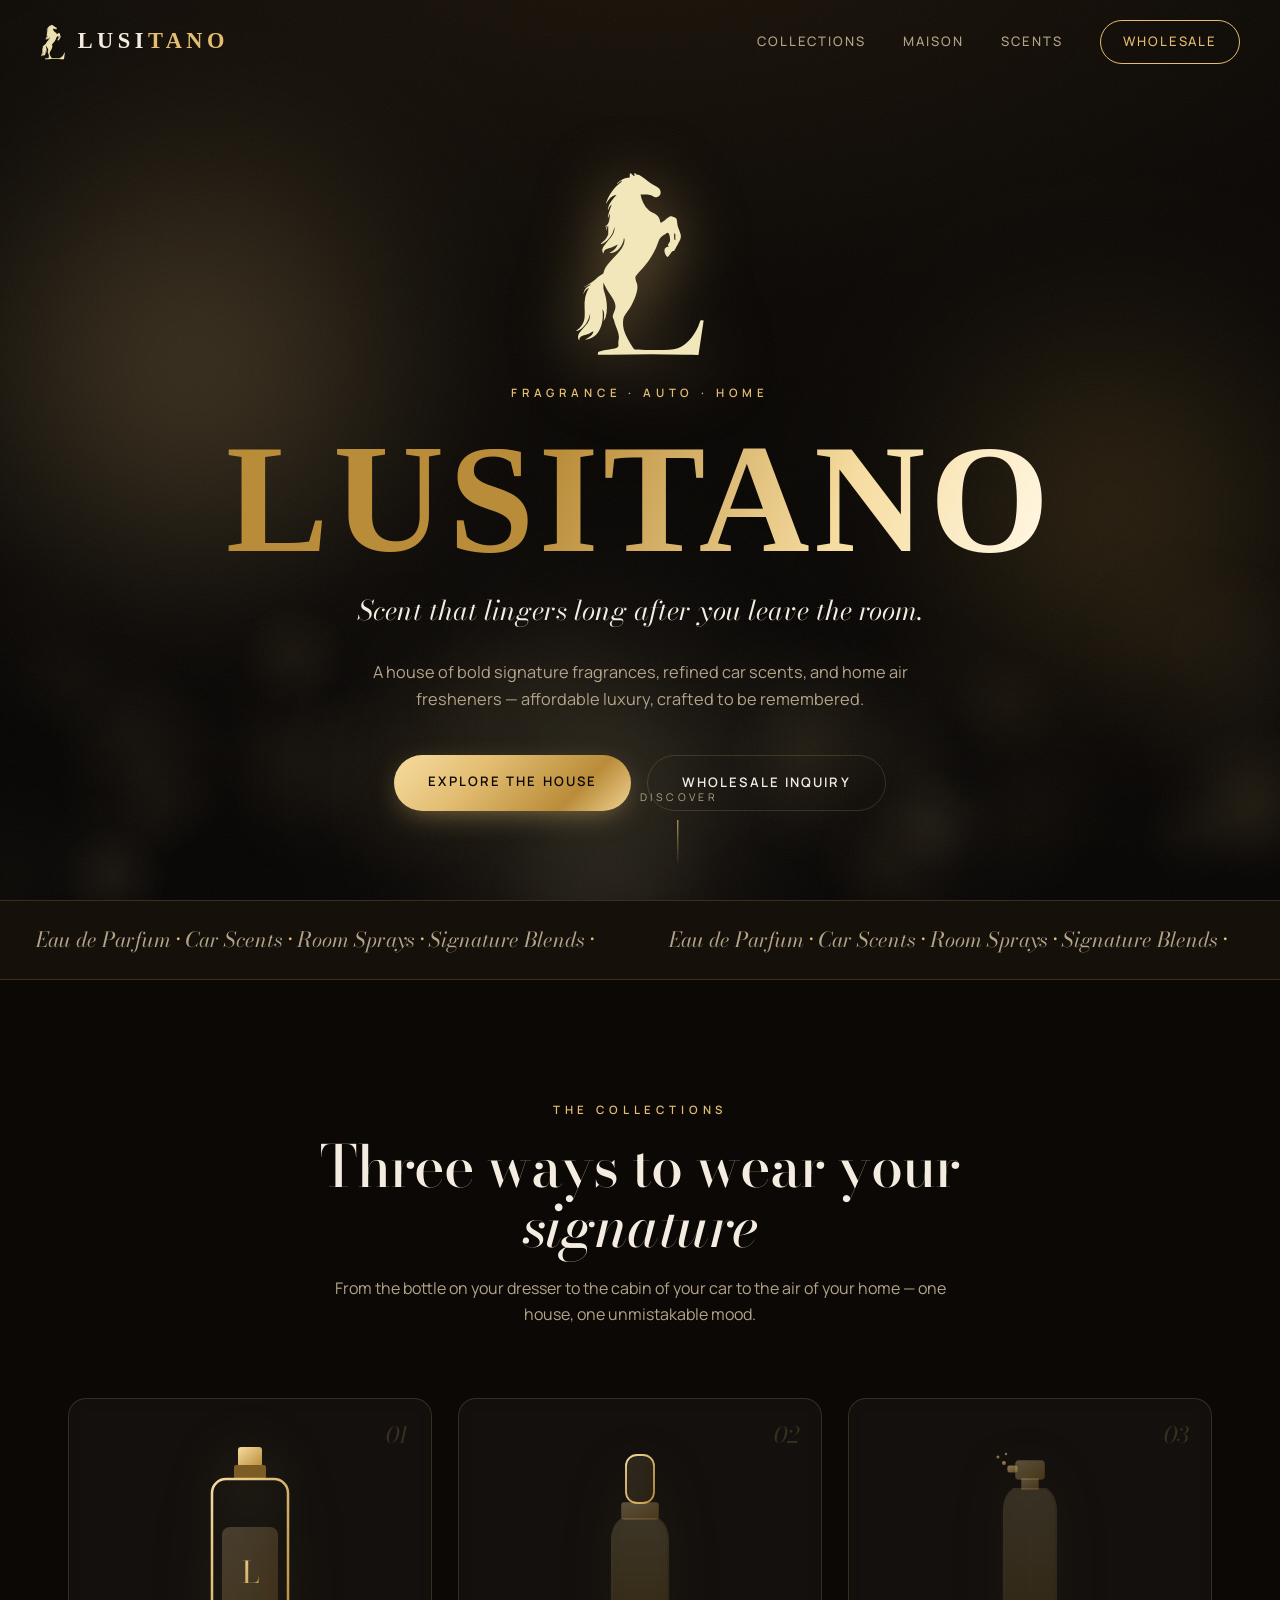
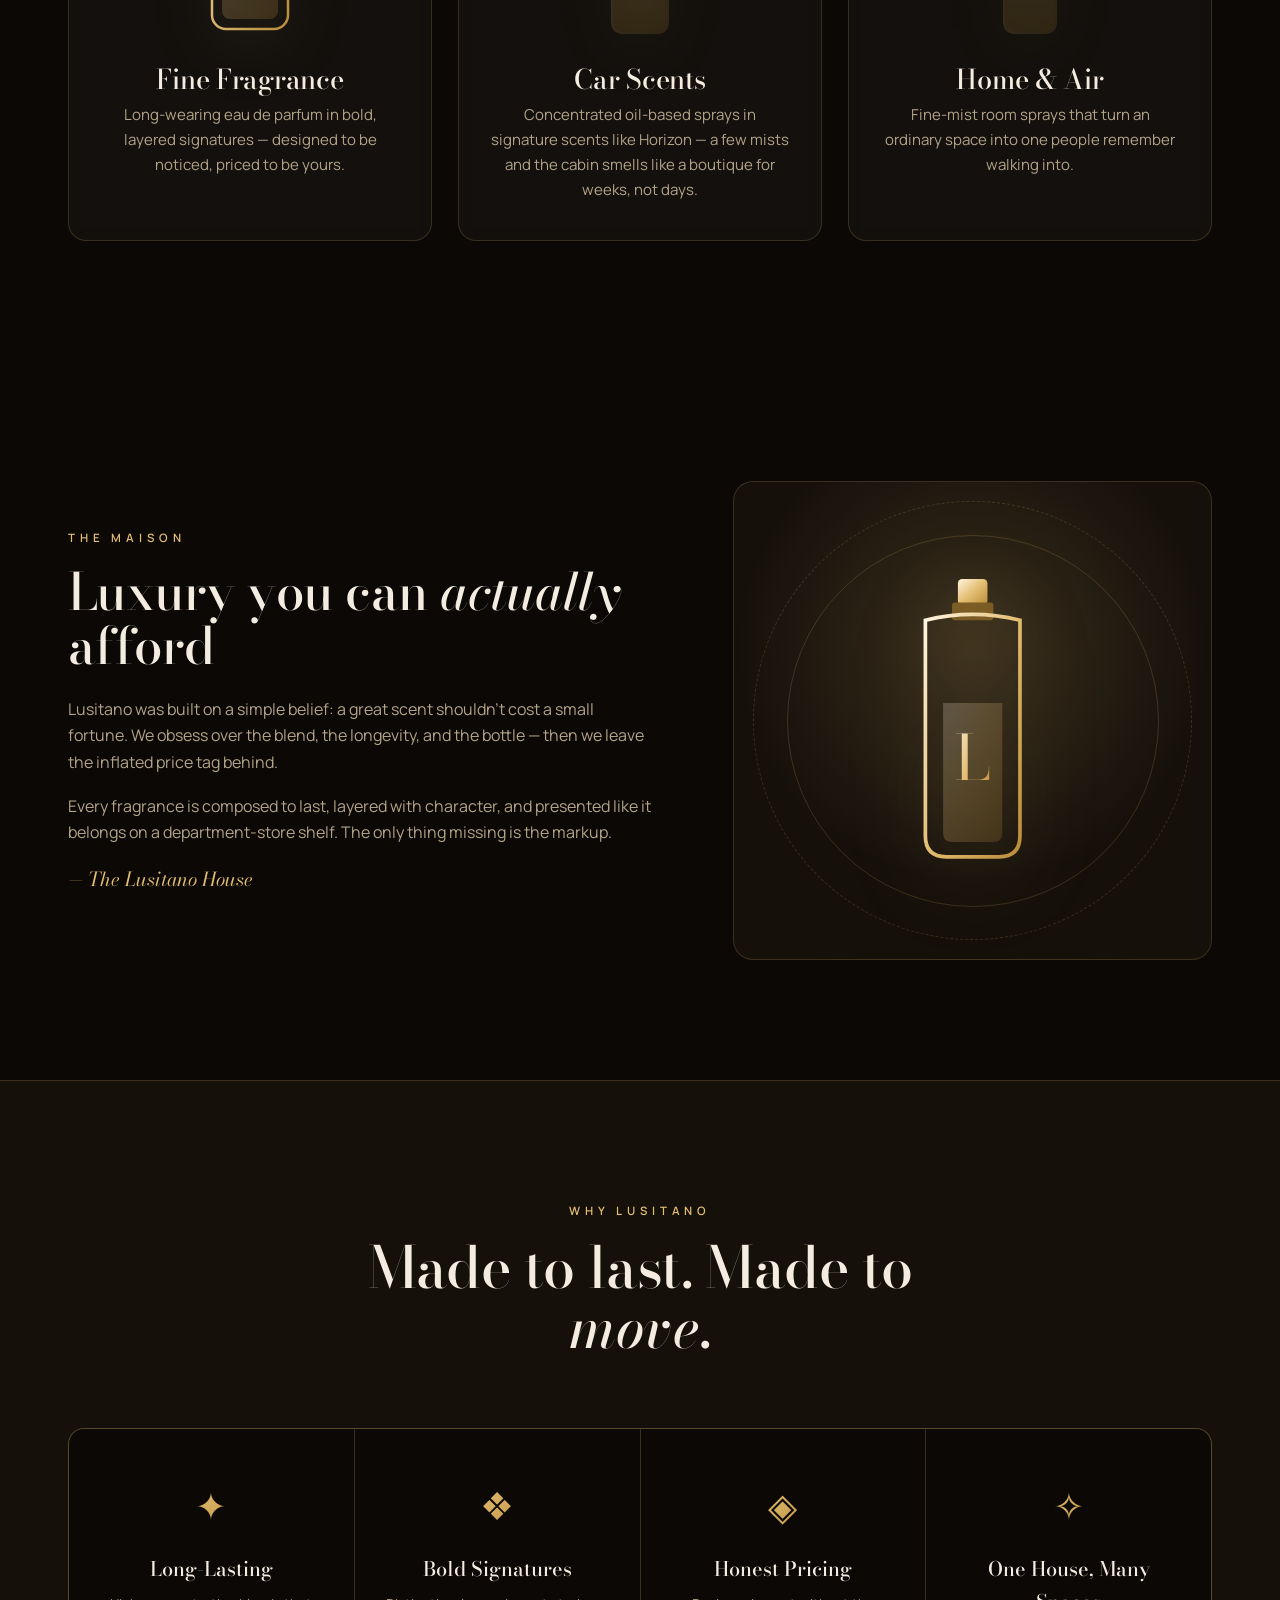
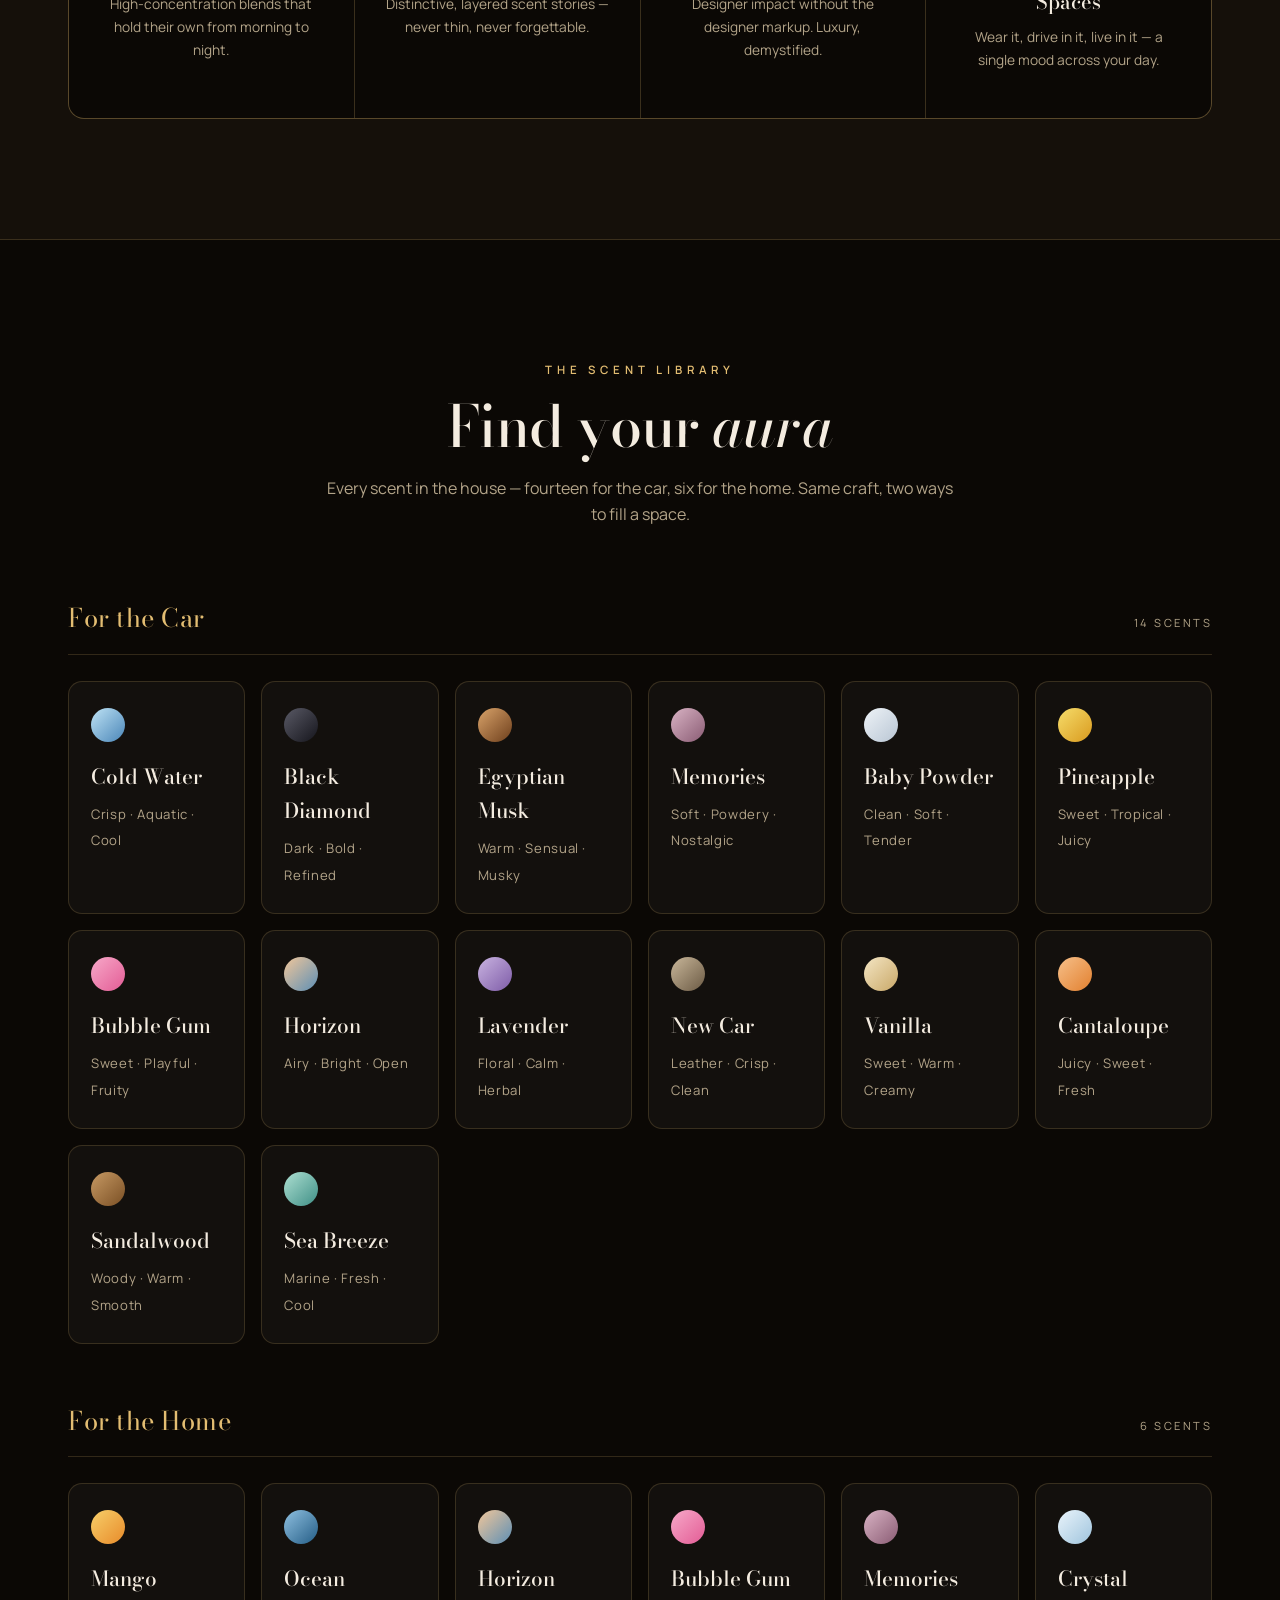
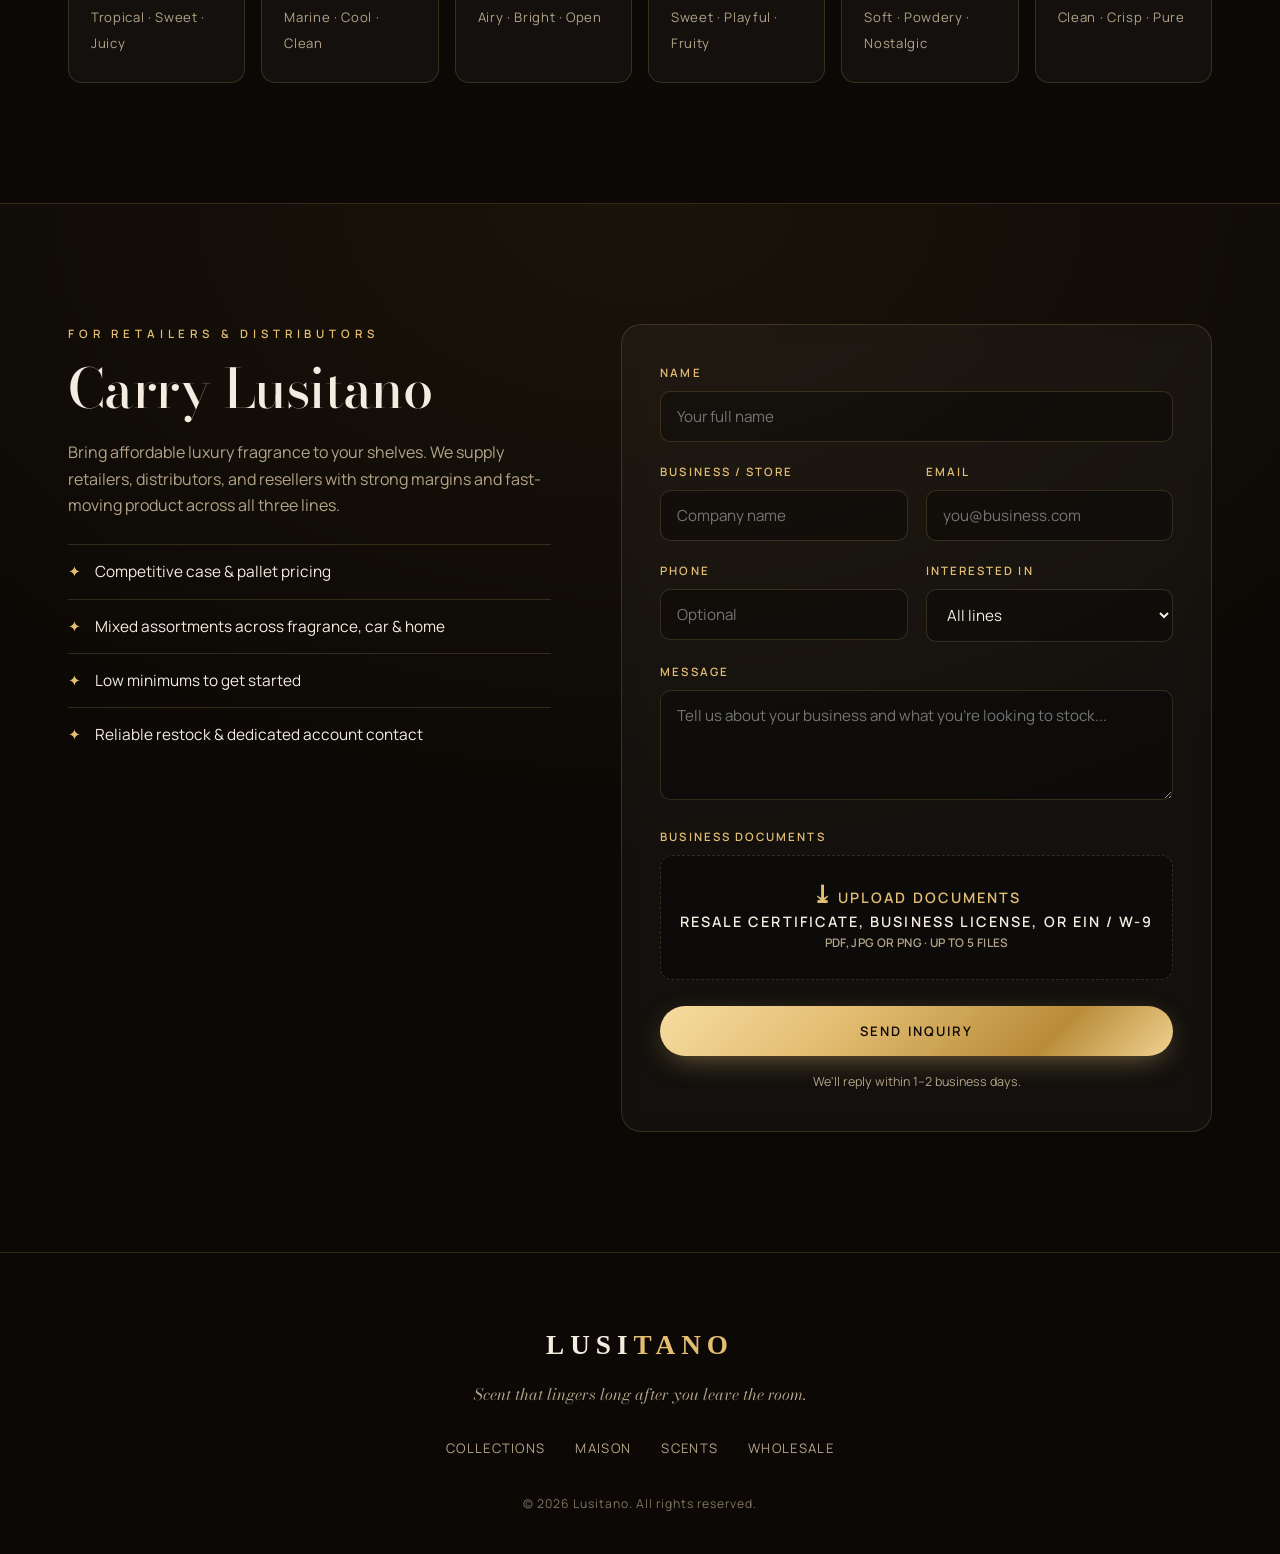
<file: index (22).html>
<!DOCTYPE html>
<html lang="en">
<head>
<meta charset="UTF-8">
<meta name="viewport" content="width=device-width, initial-scale=1.0">
<title>Lusitano — Signature Fragrance, Car &amp; Home Scents</title>
<meta name="description" content="Lusitano crafts bold signature fragrances, car scents, and home air fresheners. Affordable luxury, made to linger. Wholesale inquiries welcome.">

<!-- Open Graph -->
<meta property="og:type" content="website">
<meta property="og:title" content="Lusitano — Signature Fragrance, Car &amp; Home Scents">
<meta property="og:description" content="Bold signature fragrances, car scents, and home air fresheners. Affordable luxury, made to linger.">
<meta property="og:site_name" content="Lusitano">
<meta name="theme-color" content="#0b0805">
<link rel="icon" type="image/svg+xml" href="favicon.svg">

<link rel="preconnect" href="https://fonts.googleapis.com">
<link rel="preconnect" href="https://fonts.gstatic.com" crossorigin>
<link href="https://fonts.googleapis.com/css2?family=Bodoni+Moda:ital,opsz,wght@0,6..96,400;0,6..96,500;0,6..96,600;0,6..96,700;0,6..96,900;1,6..96,400;1,6..96,500&family=Tinos:wght@400;700&family=Manrope:wght@300;400;500;600;700&display=swap" rel="stylesheet">

<style>
:root{
  --bg:#0b0805;
  --bg-2:#15100a;
  --ink:#f4ece0;
  --muted:#b3a489;
  --gold:#e3bd72;
  --gold-bright:#f6dca0;
  --logo:#ecdfb0;
  --gold-deep:#b98c39;
  --line:rgba(227,189,114,.18);
  --glass:rgba(255,255,255,.035);
  --grad-gold:linear-gradient(135deg,#f6dca0 0%,#e3bd72 35%,#b98c39 75%,#f0d291 100%);
  --serif:"Bodoni Moda",serif;
  --wordmark:"Times New Roman","Tinos",Times,serif;
  --sans:"Manrope",system-ui,sans-serif;
}
*{margin:0;padding:0;box-sizing:border-box}
html{scroll-behavior:smooth}
body{
  background:var(--bg);
  color:var(--ink);
  font-family:var(--sans);
  font-weight:400;
  line-height:1.65;
  overflow-x:hidden;
  -webkit-font-smoothing:antialiased;
}

/* ---- Atmospheric background ---- */
.atmosphere{position:fixed;inset:0;z-index:-3;overflow:hidden;background:radial-gradient(120% 80% at 50% -10%,#1c140a 0%,#0b0805 55%,#070504 100%)}
.mist{position:absolute;border-radius:50%;filter:blur(70px);opacity:.5;mix-blend-mode:screen;animation:drift 24s ease-in-out infinite}
.mist.a{width:46vw;height:46vw;left:-8vw;top:8vh;background:radial-gradient(circle,rgba(227,189,114,.55),transparent 70%)}
.mist.b{width:38vw;height:38vw;right:-6vw;top:30vh;background:radial-gradient(circle,rgba(185,140,57,.5),transparent 70%);animation-duration:30s;animation-delay:-6s}
.mist.c{width:32vw;height:32vw;left:30vw;bottom:-10vh;background:radial-gradient(circle,rgba(246,220,160,.4),transparent 70%);animation-duration:34s;animation-delay:-12s}
@keyframes drift{
  0%,100%{transform:translate(0,0) scale(1)}
  33%{transform:translate(6vw,-5vh) scale(1.12)}
  66%{transform:translate(-5vw,4vh) scale(.95)}
}
/* grain */
.mist-canvas{position:fixed;inset:0;z-index:-1;pointer-events:none}
.grain{position:fixed;inset:0;z-index:-2;pointer-events:none;opacity:.05;
  background-image:url("data:image/svg+xml,%3Csvg xmlns='http://www.w3.org/2000/svg' width='160' height='160'%3E%3Cfilter id='n'%3E%3CfeTurbulence type='fractalNoise' baseFrequency='0.85' numOctaves='3'/%3E%3C/filter%3E%3Crect width='100%25' height='100%25' filter='url(%23n)'/%3E%3C/svg%3E")}

/* ---- Shared ---- */
.wrap{max-width:1200px;margin:0 auto;padding:0 28px}
.gold-text{background:var(--grad-gold);-webkit-background-clip:text;background-clip:text;color:transparent}
.eyebrow{font-family:var(--sans);font-size:.72rem;letter-spacing:.42em;text-transform:uppercase;color:var(--gold);font-weight:600;margin-bottom:18px}
h1,h2,h3{font-family:var(--serif);font-weight:500;line-height:1.04;letter-spacing:-.01em}
section{position:relative;padding:120px 0}

/* ---- Nav ---- */
nav{position:fixed;top:0;left:0;right:0;z-index:50;display:flex;align-items:center;justify-content:space-between;
  padding:20px 40px;transition:.4s}
nav.scrolled{padding:14px 40px;background:rgba(11,8,5,.92);border-bottom:1px solid var(--line)}
.logo{display:flex;align-items:center;gap:12px;text-decoration:none;font-family:var(--wordmark);font-weight:700;font-size:1.4rem;letter-spacing:.2em;text-transform:uppercase;color:var(--ink)}
.logo .logo-word span{color:var(--gold)}
.logo-mark{height:36px;width:auto;aspect-ratio:277/388;color:var(--logo);display:block}
.hero-mark{height:clamp(120px,17vw,190px);width:auto;aspect-ratio:277/388;color:#f2e7bb;margin-bottom:24px;opacity:0;animation:rise .9s .1s forwards;filter:drop-shadow(0 14px 34px rgba(227,189,114,.5))}
.nav-links{display:flex;gap:38px;align-items:center}
.nav-links a{color:var(--muted);text-decoration:none;font-size:.82rem;letter-spacing:.14em;text-transform:uppercase;font-weight:500;transition:.3s;position:relative}
.nav-links a:hover{color:var(--ink)}
.nav-links a.cta{padding:10px 22px;border:1px solid var(--gold);border-radius:40px;color:var(--gold)}
.nav-links a.cta:hover{background:var(--gold);color:#0b0805}
.burger{display:none;flex-direction:column;gap:5px;cursor:pointer;background:none;border:none;padding:4px}
.burger span{width:26px;height:2px;background:var(--gold);display:block;transition:.3s;transform-origin:center}
.burger.open span:nth-child(1){transform:translateY(7px) rotate(45deg)}
.burger.open span:nth-child(2){opacity:0}
.burger.open span:nth-child(3){transform:translateY(-7px) rotate(-45deg)}

/* ---- Hero ---- */
.hero{min-height:100vh;display:flex;flex-direction:column;align-items:center;justify-content:center;text-align:center;padding-top:80px}
.hero .eyebrow{opacity:0;animation:rise .9s .2s forwards}
.hero h1{font-family:var(--wordmark);font-size:clamp(3.4rem,12vw,10rem);font-weight:700;letter-spacing:.03em;opacity:0;animation:rise 1s .35s forwards}
.hero h1 .shimmer{background:linear-gradient(110deg,#b98c39 20%,#f6dca0 38%,#fff6e0 50%,#f6dca0 62%,#b98c39 80%);
  background-size:200% auto;-webkit-background-clip:text;background-clip:text;color:transparent;animation:shine 6s linear infinite}
@keyframes shine{to{background-position:200% center}}
.hero .tag{font-family:var(--serif);font-style:italic;font-size:clamp(1.1rem,2.6vw,1.7rem);color:var(--ink);margin-top:8px;opacity:0;animation:rise 1s .55s forwards}
.hero .sub{max-width:540px;color:var(--muted);margin:26px auto 0;font-size:1.02rem;opacity:0;animation:rise 1s .7s forwards}
.hero-cta{display:flex;gap:16px;margin-top:42px;opacity:0;animation:rise 1s .85s forwards;flex-wrap:wrap;justify-content:center}
.btn{font-family:var(--sans);font-size:.82rem;letter-spacing:.16em;text-transform:uppercase;font-weight:600;
  padding:16px 34px;border-radius:44px;text-decoration:none;cursor:pointer;border:none;transition:.35s;display:inline-block}
.btn-gold{background:var(--grad-gold);color:#0b0805;box-shadow:0 8px 30px -10px rgba(227,189,114,.6)}
.btn-gold:hover{transform:translateY(-3px);box-shadow:0 14px 40px -10px rgba(227,189,114,.8)}
.btn-ghost{border:1px solid var(--line);color:var(--ink)}
.btn-ghost:hover{border-color:var(--gold);color:var(--gold)}
.scroll-hint{position:absolute;bottom:34px;left:50%;transform:translateX(-50%);color:var(--muted);font-size:.66rem;letter-spacing:.32em;text-transform:uppercase;opacity:0;animation:rise 1s 1.1s forwards}
.scroll-hint::after{content:"";display:block;width:1px;height:46px;background:linear-gradient(var(--gold),transparent);margin:14px auto 0;transform:translateX(-0.16em)}
@keyframes rise{from{opacity:0;transform:translateY(28px)}to{opacity:1;transform:translateY(0)}}

/* ---- Marquee strip ---- */
.marquee{border-top:1px solid var(--line);border-bottom:1px solid var(--line);padding:22px 0;overflow:hidden;white-space:nowrap;background:var(--bg-2)}
.marquee-track{display:inline-block;animation:scroll 28s linear infinite}
.marquee-track span{font-family:var(--serif);font-style:italic;font-size:1.3rem;color:var(--muted);margin:0 36px}
.marquee-track span b{color:var(--gold);font-style:normal;font-weight:500}
@keyframes scroll{from{transform:translateX(0)}to{transform:translateX(-50%)}}

/* ---- Section heading ---- */
.head{text-align:center;max-width:640px;margin:0 auto 70px}
.head h2{font-size:clamp(2.2rem,5vw,3.6rem)}
.head p{color:var(--muted);margin-top:18px}

/* ---- Collections ---- */
.collections{display:grid;grid-template-columns:repeat(3,1fr);gap:26px}
.card{position:relative;border:1px solid var(--line);border-radius:18px;padding:42px 32px 38px;background:var(--glass);
  backdrop-filter:blur(8px);overflow:hidden;transition:.45s;text-align:center}
.card::before{content:"";position:absolute;inset:0;background:radial-gradient(120% 80% at 50% 0%,rgba(227,189,114,.12),transparent 60%);opacity:0;transition:.45s}
.card:hover{transform:translateY(-8px);border-color:var(--gold)}
.card:hover::before{opacity:1}
.card .art{height:200px;display:flex;align-items:center;justify-content:center;margin-bottom:24px}
.card .art svg{height:100%;filter:drop-shadow(0 16px 30px rgba(227,189,114,.25))}
.card h3{font-size:1.7rem;margin-bottom:10px}
.card p{color:var(--muted);font-size:.94rem}
.card .num{position:absolute;top:18px;right:22px;font-family:var(--serif);font-style:italic;color:var(--line);font-size:1.4rem}

/* ---- Story / split ---- */
.story{display:grid;grid-template-columns:1.1fr .9fr;gap:80px;align-items:center}
.story .vis{aspect-ratio:1;border-radius:20px;border:1px solid var(--line);background:
  radial-gradient(circle at 50% 35%,rgba(227,189,114,.18),transparent 60%),var(--bg-2);
  display:flex;align-items:center;justify-content:center;position:relative;overflow:hidden}
.story .vis svg{height:62%;filter:drop-shadow(0 20px 40px rgba(227,189,114,.3))}
.story .vis .ring{position:absolute;width:78%;height:78%;border:1px solid var(--line);border-radius:50%;animation:spin 40s linear infinite}
.story .vis .ring.two{width:92%;height:92%;animation-duration:60s;animation-direction:reverse;border-style:dashed}
@keyframes spin{to{transform:rotate(360deg)}}
.story h2{font-size:clamp(2rem,4.5vw,3.2rem);margin-bottom:24px}
.story p{color:var(--muted);margin-bottom:18px}
.story .signoff{font-family:var(--serif);font-style:italic;color:var(--gold);font-size:1.2rem}

/* ---- Features ---- */
.features{background:var(--bg-2);border-top:1px solid var(--line);border-bottom:1px solid var(--line)}
.feat-grid{display:grid;grid-template-columns:repeat(4,1fr);gap:1px;background:var(--line);border:1px solid var(--line);border-radius:16px;overflow:hidden}
.feat{background:var(--bg);padding:46px 30px;text-align:center;transition:.4s}
.feat:hover{background:var(--bg-2)}
.feat .ico{font-family:var(--serif);font-size:2.4rem;margin-bottom:14px}
.feat h4{font-family:var(--serif);font-size:1.25rem;font-weight:500;margin-bottom:8px}
.feat p{color:var(--muted);font-size:.86rem}

/* ---- Scent families ---- */
.scent-group{margin-bottom:56px}
.scent-group:last-child{margin-bottom:0}
.scent-group-head{display:flex;align-items:baseline;gap:16px;margin-bottom:26px;padding-bottom:14px;border-bottom:1px solid var(--line)}
.sg-label{font-family:var(--serif);font-size:1.6rem;color:var(--gold);letter-spacing:.02em}
.sg-count{font-size:.7rem;letter-spacing:.22em;text-transform:uppercase;color:var(--muted);margin-left:auto}
.scent-hint{display:none;font-size:.66rem;letter-spacing:.18em;text-transform:uppercase;color:var(--gold);opacity:.75;margin-left:12px}
.scents{display:grid;grid-template-columns:repeat(auto-fill,minmax(170px,1fr));gap:16px}
.scent{border:1px solid var(--line);border-radius:14px;padding:26px 22px;background:var(--glass);transition:.4s;cursor:default}
.scent:hover{border-color:var(--gold);transform:translateY(-5px)}
.scent .dot{width:34px;height:34px;border-radius:50%;margin-bottom:18px}
.scent h4{font-family:var(--serif);font-size:1.3rem;font-weight:500;margin-bottom:6px}
.scent span{color:var(--muted);font-size:.82rem;letter-spacing:.05em}

/* ---- Wholesale ---- */
.wholesale{background:radial-gradient(110% 90% at 50% 0%,#1a130a,#0b0805 70%);border-top:1px solid var(--line)}
.ws-grid{display:grid;grid-template-columns:.9fr 1.1fr;gap:70px;align-items:start}
.ws-copy h2{font-size:clamp(2.2rem,5vw,3.4rem);margin-bottom:22px}
.ws-copy p{color:var(--muted);margin-bottom:26px}
.ws-list{list-style:none}
.ws-list li{padding:14px 0;border-top:1px solid var(--line);color:var(--ink);font-size:.96rem;display:flex;gap:14px;align-items:center}
.ws-list li::before{content:"✦";color:var(--gold)}
.form{border:1px solid var(--line);border-radius:20px;padding:38px;background:var(--glass);backdrop-filter:blur(10px)}
.field{margin-bottom:20px}
.field label{display:block;font-size:.72rem;letter-spacing:.18em;text-transform:uppercase;color:var(--gold);margin-bottom:9px;font-weight:600}
.field input,.field textarea,.field select{width:100%;background:rgba(0,0,0,.3);border:1px solid var(--line);border-radius:10px;
  padding:14px 16px;color:var(--ink);font-family:var(--sans);font-size:.95rem;transition:.3s}
.field input:focus,.field textarea:focus,.field select:focus{outline:none;border-color:var(--gold);background:rgba(0,0,0,.5)}
.field textarea{resize:vertical;min-height:110px}
.field-row{display:grid;grid-template-columns:1fr 1fr;gap:18px}
.form .btn-gold{width:100%;margin-top:6px}
.dropzone{display:flex;flex-direction:column;align-items:center;text-align:center;gap:8px;padding:26px 18px;border:1.5px dashed var(--line);border-radius:12px;background:rgba(0,0,0,.25);cursor:pointer;transition:.3s}
.dropzone:hover{border-color:var(--gold);background:rgba(0,0,0,.4)}
.dz-icon{font-size:1.5rem;color:var(--gold);line-height:1}
.dz-text{font-size:.9rem;color:var(--ink)}
.dz-text b{color:var(--gold);font-weight:600}
.dz-files{font-size:.74rem;color:var(--muted);letter-spacing:.03em;word-break:break-word}
.dropzone input[type=file]{display:none}
.form-note{font-size:.78rem;color:var(--muted);text-align:center;margin-top:16px}

/* ---- Footer ---- */
footer{padding:70px 0 40px;border-top:1px solid var(--line);text-align:center}
.foot-logo{font-family:var(--wordmark);font-weight:700;font-size:1.7rem;letter-spacing:.22em;text-transform:uppercase;margin-bottom:14px}
.foot-logo span{color:var(--gold)}
.foot-tag{font-family:var(--serif);font-style:italic;color:var(--muted);margin-bottom:30px}
.foot-links{display:flex;gap:30px;justify-content:center;flex-wrap:wrap;margin-bottom:34px}
.foot-links a{color:var(--muted);text-decoration:none;font-size:.82rem;letter-spacing:.1em;text-transform:uppercase;transition:.3s}
.foot-links a:hover{color:var(--gold)}
.copyright{color:var(--muted);font-size:.76rem;letter-spacing:.08em;opacity:.7}

/* ---- Reveal ---- */
.reveal{opacity:0;transform:translateY(40px);transition:.9s cubic-bezier(.2,.7,.2,1)}
.reveal.in{opacity:1;transform:none}

/* ---- Responsive ---- */
@media(max-width:900px){
  nav,nav.scrolled{padding:16px 22px}
  .nav-links{position:fixed;inset:0;width:100%;flex-direction:column;justify-content:center;align-items:center;gap:34px;background:rgba(11,8,5,.97);
    backdrop-filter:blur(20px);transform:translateX(100%);transition:.4s;z-index:55}
  .nav-links.open{transform:none}
  .nav-links a{font-size:1.15rem;letter-spacing:.18em}
  .nav-links a.cta{padding:14px 32px}
  .burger{display:flex;z-index:60}
  /* hero cleanup on mobile */
  .hero{padding:84px 24px 40px}
  .hero h1{font-size:2.7rem;letter-spacing:.02em}
  .hero .tag{font-size:1.02rem;margin-top:10px}
  .hero .sub{font-size:.92rem;margin-top:20px}
  .hero-cta{margin-top:34px;gap:12px}
  .scroll-hint{display:none}
  .collections,.feat-grid,.story,.ws-grid{grid-template-columns:1fr}
  .feat-grid{gap:1px}
  .story{gap:40px}
  .ws-grid{gap:44px}
  section{padding:80px 0}
  .field-row{grid-template-columns:1fr}
  /* tone down atmosphere on mobile */
  .mist{opacity:.2;filter:blur(55px)}
  .mist.c{display:none}
  /* scents become a side-scroll carousel */
  .scents{display:flex;gap:14px;overflow-x:auto;scroll-snap-type:x mandatory;-webkit-overflow-scrolling:touch;padding:4px 0 16px;scrollbar-width:none}
  .scents::-webkit-scrollbar{display:none}
  .scent{flex:0 0 72%;scroll-snap-align:center}
  .scent-hint{display:block}
}
</style>
</head>
<body>

<div class="atmosphere">
  <div class="mist a"></div><div class="mist b"></div><div class="mist c"></div>
</div>
<div class="grain"></div>
<canvas class="mist-canvas" id="mistCanvas"></canvas>
<svg width="0" height="0" aria-hidden="true" style="position:absolute"><symbol id="horseMark" viewBox="822.80 273.86 277.03 388.39"><path transform="matrix(1,0,0,-1,1033.657,418.74708)" d="M0 0C1.201 1.134-.022 4.557-.046 6.034-.064 7.209 .557 8.403 .476 9.471 .398 10.495-.183 13.814-1.399 14.179-2.278 11.052-2.428 7.162-2.112 3.906-2.052 3.285-1.524-1.439 0 0M-136.891 29.08C-139.986 26.578-139.642 21.987-140.446 18.445L-141.102 24.425-139.026 29.789-142.924 26.246C-143.793 28.637-139.394 30.169-137.981 31.943-134.559 36.237-133.401 48.391-133.351 53.903L-136.895 45.759C-137.873 44.602-137.632 46.519-137.534 47.091-136.083 55.61-133.119 64.056-129.791 71.988-130.779 72.474-132.027 70.385-132.514 69.745-134.268 67.439-136.155 64.551-136.9 61.715-138.33 61.693-137.481 64.561-137.288 65.299-134.645 75.355-126.924 84.226-119.867 91.494-130.223 90.707-134.712 83.29-139.84 75.653-140.329 74.924-141.263 73.438-141.134 75.525-135.677 93.495-123.917 108.929-108.521 119.523-112.001 120.624-115.668 115.917-118.105 114.918-118.43 114.784-119.267 114.732-119.154 115.261-112.171 122.118-103.019 127.631-92.908 127.675-92.747 130.79-93.798 134.534-91.139 136.885-90.313 135.965-83.939 129.495-82.985 130.518-82.925 132.682-84.912 135.183-82.628 136.885-82.249 136.882-78.837 133.578-77.799 133.151-76.357 132.557-75.369 133.486-73.53 132.569-66.628 129.128-57.614 120.817-50.864 116.171-46.051 112.859-37.905 109.099-34.065 106.016-28.076 101.209-27.647 90.256-36.287 87.725-43.529 85.603-45.387 90.35-51.049 91.869-51.868 92.089-56.545 92.92-57.091 92.92H-70.923C-68.465 80.56-63.466 69.158-53.907 60.637-45.95 53.543-36.231 54.13-32.067 42.755-31.111 40.144-31.303 33.623-27.852 35.294-23.158 37.567-13.559 47.299-9.385 48.098-7.511 48.457 .516 45.263 1.82 44.012 3.701 42.208 4.275 31.91 5.18 28.22 7.363 19.323 14.368 10.008 10.561 1.151 9.524-1.261-.891-21.011-1.792-21.963-3.291-23.546-5.288-23.02-6.764-24.084-8.688-25.471-13.399-35.471-16.586-34.706-22.999-27.105-26.01-13.63-12.05-13.471L-14.814-11.995C-15.298-8.266-11.255-6.116-10.675-2.44-10.122 1.063-10.903 15.739-16.534 14.75-21.405 10.792-29.211 7.593-32.045 1.906-34.67-3.363-36.52-10.244-39.103-15.862-48.423-36.137-58.015-48.339-72.706-64.542-74.571-66.599-80.219-72.617-81.007-74.68-82.925-79.702-77.867-87.707-77.313-93.287-75.945-107.074-86.086-128.672-93.327-140.391-97.694-147.458-105.059-154.511-106.206-162.978-108.585-180.535-101.967-194.192-93.478-208.758-91.739-211.743-85.344-222.736-82.99-223.802-79.966-225.172-78.668-223.95-76.281-224.131-54.271-225.799-25.232-225.597-3.191-223.434 20.078-221.149 37.891-196.936 46.949-177.104 47.981-174.845 50.598-166.263 51.425-165.265 52.589-163.862 56.354-164.818 58.173-164.573L47.539-235.506C38.214-234.933 28.82-235.156 19.488-234.821-30.666-233.02-80.594-233.455-130.832-234.821-139.929-235.068-149.08-234.578-158.173-234.791-158.18-233.418-158.07-229.872-156.996-229.06-155.746-228.115-147.07-226.283-144.828-225.791-139.087-224.532-120.156-223.027-117.393-219.177-114.724-215.457-116.672-212.888-116.347-209.649-115.633-202.549-114.176-199.91-115.938-192.204-118.104-182.731-122.839-174.828-125.287-163.958-125.801-161.674-127.503-159.038-127.644-157.035-127.945-152.763-122.881-143.649-122.178-138.494-120.282-124.579-135.505-110.38-141.268-98.367L-146.822-87.25V-97.536C-146.822-101.67-142.45-113.774-141.476-119.145-139.079-132.364-138.412-146.312-142.538-159.275L-146.105-165.983C-145.872-158.172-143.267-148.229-148.942-141.869-144.857-168.03-153.548-201.627-184.413-203.939-178.414-199.873-169.681-196.574-167.528-188.901-167.283-188.028-166.971-186.876-168.439-187.279-170.377-187.812-174.07-190.793-176.627-191.864-183.65-194.804-197.604-195.557-195.773-205.709-199.163-203.263-199.184-198.356-197.93-194.679-195.292-186.942-182.093-176.109-177.648-167.435-175.221-162.701-173.13-156.386-174.131-151.083-176.451-163.023-182.11-174.159-191.984-181.472-194.963-183.678-198.932-186.583-202.855-186.206-192.424-179.068-186.068-170.054-185.098-157.147-184.119-144.118-186.651-132.302-184.224-119.008-182.821-111.324-179.561-104.342-175.898-97.542L-182.281-101.799C-184.19-104.359-186.143-106.625-186.553-109.944-187.674-110.142-187.319-108.966-187.202-108.238-185.944-100.406-180.027-95.272-173.072-92.207-173.146-90.626-176.233-91.92-177.004-92.181L-187.25-97.539C-184.907-94.72-181.56-93.376-178.566-91.515-168.526-85.274-165.864-83.213-157.087-75.212-154.617-72.961-148.91-70.551-147.547-69.147-146.227-67.789-145.179-62.081-144.121-59.805-134.801-39.76-104.845-23.189-103.528-1.033-103.459 .124-103.474 3.232-104.964 3.541-106.215-11.239-118.604-28.037-134.763-26.95-132.235-24.834-128.973-23.696-126.31-21.578-122.402-18.469-119.978-14.685-117.744-10.283-117.321-8.978-126.841-14.196-127.682-14.532-135.18-17.53-147.221-17.884-146.464-28.372-152.52-20.537-146.658-13.724-141.837-7.47-133.97 2.732-122.74 11.674-124.13 26.239L-127.328 15.615C-130.894 7.774-136.51-.04-143.761-4.836-146.108-6.388-149.625-9.117-152.493-8.163-149.279-5.336-145.213-2.288-142.583 1.078-141.387 2.608-136.891 10.319-136.891 11.701Z" fill="currentColor"/></symbol></svg>

<!-- NAV -->
<nav id="nav">
  <a class="logo" href="#top">
    <svg class="logo-mark" aria-hidden="true"><use href="#horseMark"/></svg>
    <span class="logo-word">Lusi<span>tano</span></span>
  </a>
  <div class="nav-links" id="navLinks">
    <a href="#collections">Collections</a>
    <a href="#story">Maison</a>
    <a href="#scents">Scents</a>
    <a href="#wholesale" class="cta">Wholesale</a>
  </div>
  <button class="burger" id="burger" aria-label="Menu"><span></span><span></span><span></span></button>
</nav>

<!-- HERO -->
<header class="hero" id="top">
  <svg class="hero-mark" role="img" aria-label="Lusitano"><use href="#horseMark"/></svg>
  <div class="eyebrow">Fragrance · Auto · Home</div>
  <h1><span class="shimmer">LUSITANO</span></h1>
  <div class="tag">Scent that lingers long after you leave the room.</div>
  <p class="sub">A house of bold signature fragrances, refined car scents, and home air fresheners — affordable luxury, crafted to be remembered.</p>
  <div class="hero-cta">
    <a href="#collections" class="btn btn-gold">Explore the House</a>
    <a href="#wholesale" class="btn btn-ghost">Wholesale Inquiry</a>
  </div>
  <div class="scroll-hint">Discover</div>
</header>

<!-- MARQUEE -->
<div class="marquee">
  <div class="marquee-track">
    <span>Eau de Parfum <b>·</b> Car Scents <b>·</b> Room Sprays <b>·</b> Signature Blends <b>·</b></span>
    <span>Eau de Parfum <b>·</b> Car Scents <b>·</b> Room Sprays <b>·</b> Signature Blends <b>·</b></span>
  </div>
</div>

<!-- COLLECTIONS -->
<section id="collections">
  <div class="wrap">
    <div class="head reveal">
      <div class="eyebrow">The Collections</div>
      <h2>Three ways to wear your <em>signature</em></h2>
      <p>From the bottle on your dresser to the cabin of your car to the air of your home — one house, one unmistakable mood.</p>
    </div>
    <div class="collections">

      <div class="card reveal">
        <div class="num">01</div>
        <div class="art">
          <svg viewBox="0 0 120 200" xmlns="http://www.w3.org/2000/svg">
            <defs><linearGradient id="g1" x1="0" y1="0" x2="1" y2="1">
              <stop offset="0" stop-color="#f6dca0"/><stop offset="1" stop-color="#b98c39"/></linearGradient></defs>
            <rect x="48" y="6" width="24" height="20" rx="3" fill="url(#g1)"/>
            <rect x="44" y="24" width="32" height="14" rx="2" fill="#7a5c24"/>
            <rect x="22" y="38" width="76" height="150" rx="14" fill="none" stroke="url(#g1)" stroke-width="2.5"/>
            <rect x="32" y="86" width="56" height="92" rx="8" fill="url(#g1)" opacity="0.22"/>
            <text x="60" y="142" text-anchor="middle" font-family="Bodoni Moda,serif" font-size="30" fill="url(#g1)">L</text>
          </svg>
        </div>
        <h3>Fine Fragrance</h3>
        <p>Long-wearing eau de parfum in bold, layered signatures — designed to be noticed, priced to be yours.</p>
      </div>

      <div class="card reveal">
        <div class="num">02</div>
        <div class="art">
          <svg viewBox="0 0 120 200" xmlns="http://www.w3.org/2000/svg">
            <defs>
              <linearGradient id="carG" x1="0" y1="0" x2="1" y2="1"><stop offset="0" stop-color="#f6dca0"/><stop offset="1" stop-color="#b98c39"/></linearGradient>
              <linearGradient id="carLiq" x1="0" y1="0" x2="0" y2="1"><stop offset="0" stop-color="#f6dca0"/><stop offset="1" stop-color="#c9962f"/></linearGradient>
            </defs>
            <rect x="46" y="14" width="28" height="48" rx="11" fill="url(#carG)" opacity="0.12"/>
            <rect x="46" y="14" width="28" height="48" rx="11" fill="none" stroke="url(#carG)" stroke-width="1.8"/>
            <rect x="42" y="62" width="36" height="16" rx="2.5" fill="url(#carG)" opacity="0.3" stroke="url(#carG)" stroke-width="1.6"/>
            <path d="M42 78 L78 78 C84 82 88 88 88 100 L88 180 Q88 192 76 192 L44 192 Q32 192 32 180 L32 100 C32 88 36 82 42 78 Z" fill="url(#carLiq)" opacity="0.16" stroke="url(#carG)" stroke-width="2.2"/>
          </svg>
        </div>
        <h3>Car Scents</h3>
        <p>Concentrated oil-based sprays in signature scents like Horizon — a few mists and the cabin smells like a boutique for weeks, not days.</p>
      </div>

      <div class="card reveal">
        <div class="num">03</div>
        <div class="art">
          <svg viewBox="0 0 120 200" xmlns="http://www.w3.org/2000/svg">
            <defs>
              <linearGradient id="g3" x1="0" y1="0" x2="1" y2="1"><stop offset="0" stop-color="#f6dca0"/><stop offset="1" stop-color="#b98c39"/></linearGradient>
              <linearGradient id="g3liq" x1="0" y1="0" x2="0" y2="1"><stop offset="0" stop-color="#f6dca0"/><stop offset="1" stop-color="#c9962f"/></linearGradient>
            </defs>
            <g fill="url(#g3)" opacity="0.6"><circle cx="34" cy="22" r="2"/><circle cx="28" cy="16" r="1.5"/><circle cx="36" cy="13" r="1.2"/></g>
            <rect x="46" y="20" width="28" height="18" rx="3" fill="url(#g3)" opacity="0.3" stroke="url(#g3)" stroke-width="1.6"/>
            <rect x="38" y="25" width="9" height="6" rx="1.5" fill="url(#g3)" opacity="0.5" stroke="url(#g3)" stroke-width="1.2"/>
            <rect x="52" y="38" width="16" height="10" fill="url(#g3)" opacity="0.3" stroke="url(#g3)" stroke-width="1.4"/>
            <path d="M44 48 L76 48 C82 52 86 58 86 70 L86 180 Q86 192 74 192 L46 192 Q34 192 34 180 L34 70 C34 58 38 52 44 48 Z" fill="url(#g3liq)" opacity="0.15" stroke="url(#g3)" stroke-width="2.2"/>
          </svg>
        </div>
        <h3>Home &amp; Air</h3>
        <p>Fine-mist room sprays that turn an ordinary space into one people remember walking into.</p>
      </div>

    </div>
  </div>
</section>

<!-- STORY -->
<section id="story">
  <div class="wrap">
    <div class="story">
      <div class="reveal">
        <div class="eyebrow">The Maison</div>
        <h2>Luxury you can <em>actually</em> afford</h2>
        <p>Lusitano was built on a simple belief: a great scent shouldn't cost a small fortune. We obsess over the blend, the longevity, and the bottle — then we leave the inflated price tag behind.</p>
        <p>Every fragrance is composed to last, layered with character, and presented like it belongs on a department-store shelf. The only thing missing is the markup.</p>
        <p class="signoff">— The Lusitano House</p>
      </div>
      <div class="vis reveal">
        <div class="ring"></div><div class="ring two"></div>
        <svg viewBox="0 0 120 200" xmlns="http://www.w3.org/2000/svg">
          <defs><linearGradient id="g4" x1="0" y1="0" x2="1" y2="1">
            <stop offset="0" stop-color="#fff6e0"/><stop offset="0.5" stop-color="#e3bd72"/><stop offset="1" stop-color="#b98c39"/></linearGradient></defs>
          <rect x="50" y="4" width="20" height="18" rx="3" fill="url(#g4)"/>
          <rect x="46" y="20" width="28" height="12" rx="2" fill="#7a5c24"/>
          <path d="M28 32 Q60 24 92 32 L92 178 Q92 192 78 192 L42 192 Q28 192 28 178 Z" fill="none" stroke="url(#g4)" stroke-width="2.5"/>
          <path d="M40 88 L80 88 L80 176 Q80 182 74 182 L46 182 Q40 182 40 176 Z" fill="url(#g4)" opacity="0.22"/>
          <text x="60" y="140" text-anchor="middle" font-family="Bodoni Moda,serif" font-size="42" fill="url(#g4)">L</text>
        </svg>
      </div>
    </div>
  </div>
</section>

<!-- FEATURES -->
<section class="features">
  <div class="wrap">
    <div class="head reveal">
      <div class="eyebrow">Why Lusitano</div>
      <h2>Made to last. Made to <em>move</em>.</h2>
    </div>
    <div class="feat-grid">
      <div class="feat reveal"><div class="ico gold-text">✦</div><h4>Long-Lasting</h4><p>High-concentration blends that hold their own from morning to night.</p></div>
      <div class="feat reveal"><div class="ico gold-text">❖</div><h4>Bold Signatures</h4><p>Distinctive, layered scent stories — never thin, never forgettable.</p></div>
      <div class="feat reveal"><div class="ico gold-text">◈</div><h4>Honest Pricing</h4><p>Designer impact without the designer markup. Luxury, demystified.</p></div>
      <div class="feat reveal"><div class="ico gold-text">✧</div><h4>One House, Many Spaces</h4><p>Wear it, drive in it, live in it — a single mood across your day.</p></div>
    </div>
  </div>
</section>

<!-- SCENTS -->
<section id="scents">
  <div class="wrap">
    <div class="head reveal">
      <div class="eyebrow">The Scent Library</div>
      <h2>Find your <em>aura</em></h2>
      <p>Every scent in the house — fourteen for the car, six for the home. Same craft, two ways to fill a space.</p>
    </div>

    <div class="scent-group reveal">
      <div class="scent-group-head"><span class="sg-label">For the Car</span><span class="scent-hint">Swipe →</span><span class="sg-count">14 Scents</span></div>
      <div class="scents">
        <div class="scent"><div class="dot" style="background:linear-gradient(135deg,#bfe3f5,#4a86b8)"></div><h4>Cold Water</h4><span>Crisp · Aquatic · Cool</span></div>
        <div class="scent"><div class="dot" style="background:linear-gradient(135deg,#5a5a66,#15151c)"></div><h4>Black Diamond</h4><span>Dark · Bold · Refined</span></div>
        <div class="scent"><div class="dot" style="background:linear-gradient(135deg,#d9a36a,#6e3f1c)"></div><h4>Egyptian Musk</h4><span>Warm · Sensual · Musky</span></div>
        <div class="scent"><div class="dot" style="background:linear-gradient(135deg,#d9b3c4,#8a5c74)"></div><h4>Memories</h4><span>Soft · Powdery · Nostalgic</span></div>
        <div class="scent"><div class="dot" style="background:linear-gradient(135deg,#eef3f7,#b9c6d4)"></div><h4>Baby Powder</h4><span>Clean · Soft · Tender</span></div>
        <div class="scent"><div class="dot" style="background:linear-gradient(135deg,#f6dd6b,#d99a1e)"></div><h4>Pineapple</h4><span>Sweet · Tropical · Juicy</span></div>
        <div class="scent"><div class="dot" style="background:linear-gradient(135deg,#f7a9c9,#e35c95)"></div><h4>Bubble Gum</h4><span>Sweet · Playful · Fruity</span></div>
        <div class="scent"><div class="dot" style="background:linear-gradient(135deg,#f2c79a,#5d8fb5)"></div><h4>Horizon</h4><span>Airy · Bright · Open</span></div>
        <div class="scent"><div class="dot" style="background:linear-gradient(135deg,#c9b3e0,#7e5ca8)"></div><h4>Lavender</h4><span>Floral · Calm · Herbal</span></div>
        <div class="scent"><div class="dot" style="background:linear-gradient(135deg,#c9b79a,#6b5a44)"></div><h4>New Car</h4><span>Leather · Crisp · Clean</span></div>
        <div class="scent"><div class="dot" style="background:linear-gradient(135deg,#f4e6c4,#c9a868)"></div><h4>Vanilla</h4><span>Sweet · Warm · Creamy</span></div>
        <div class="scent"><div class="dot" style="background:linear-gradient(135deg,#f6c08a,#e2802f)"></div><h4>Cantaloupe</h4><span>Juicy · Sweet · Fresh</span></div>
        <div class="scent"><div class="dot" style="background:linear-gradient(135deg,#c79a64,#7a4f24)"></div><h4>Sandalwood</h4><span>Woody · Warm · Smooth</span></div>
        <div class="scent"><div class="dot" style="background:linear-gradient(135deg,#aee0d2,#3f8f86)"></div><h4>Sea Breeze</h4><span>Marine · Fresh · Cool</span></div>
      </div>
    </div>

    <div class="scent-group reveal">
      <div class="scent-group-head"><span class="sg-label">For the Home</span><span class="scent-hint">Swipe →</span><span class="sg-count">6 Scents</span></div>
      <div class="scents">
        <div class="scent"><div class="dot" style="background:linear-gradient(135deg,#f7cf6a,#e88b2a)"></div><h4>Mango</h4><span>Tropical · Sweet · Juicy</span></div>
        <div class="scent"><div class="dot" style="background:linear-gradient(135deg,#8fc0e0,#245d86)"></div><h4>Ocean</h4><span>Marine · Cool · Clean</span></div>
        <div class="scent"><div class="dot" style="background:linear-gradient(135deg,#f2c79a,#5d8fb5)"></div><h4>Horizon</h4><span>Airy · Bright · Open</span></div>
        <div class="scent"><div class="dot" style="background:linear-gradient(135deg,#f7a9c9,#e35c95)"></div><h4>Bubble Gum</h4><span>Sweet · Playful · Fruity</span></div>
        <div class="scent"><div class="dot" style="background:linear-gradient(135deg,#d9b3c4,#8a5c74)"></div><h4>Memories</h4><span>Soft · Powdery · Nostalgic</span></div>
        <div class="scent"><div class="dot" style="background:linear-gradient(135deg,#eaf4fb,#9fc4dd)"></div><h4>Crystal</h4><span>Clean · Crisp · Pure</span></div>
      </div>
    </div>
  </div>
</section>

<!-- WHOLESALE -->
<section id="wholesale" class="wholesale">
  <div class="wrap">
    <div class="ws-grid">
      <div class="ws-copy reveal">
        <div class="eyebrow">For Retailers &amp; Distributors</div>
        <h2>Carry Lusitano</h2>
        <p>Bring affordable luxury fragrance to your shelves. We supply retailers, distributors, and resellers with strong margins and fast-moving product across all three lines.</p>
        <ul class="ws-list">
          <li>Competitive case &amp; pallet pricing</li>
          <li>Mixed assortments across fragrance, car &amp; home</li>
          <li>Low minimums to get started</li>
          <li>Reliable restock &amp; dedicated account contact</li>
        </ul>
      </div>

      <form class="form reveal" id="wsForm" action="https://formspree.io/f/YOUR_FORM_ID" method="POST" enctype="multipart/form-data">
        <div class="field">
          <label for="name">Name</label>
          <input id="name" name="name" type="text" placeholder="Your full name" required>
        </div>
        <div class="field-row">
          <div class="field">
            <label for="company">Business / Store</label>
            <input id="company" name="business" type="text" placeholder="Company name">
          </div>
          <div class="field">
            <label for="email">Email</label>
            <input id="email" name="email" type="email" placeholder="you@business.com" required>
          </div>
        </div>
        <div class="field-row">
          <div class="field">
            <label for="phone">Phone</label>
            <input id="phone" name="phone" type="tel" placeholder="Optional">
          </div>
          <div class="field">
            <label for="interest">Interested In</label>
            <select id="interest" name="interest">
              <option>All lines</option>
              <option>Fine Fragrance</option>
              <option>Car Scents</option>
              <option>Home &amp; Air</option>
            </select>
          </div>
        </div>
        <div class="field">
          <label for="msg">Message</label>
          <textarea id="msg" name="message" placeholder="Tell us about your business and what you're looking to stock..."></textarea>
        </div>
        <div class="field">
          <label>Business Documents</label>
          <label class="dropzone" for="docs">
            <span class="dz-icon">⤓</span>
            <span class="dz-text"><b>Upload documents</b><br>Resale certificate, business license, or EIN / W-9</span>
            <span class="dz-files" id="dzFiles">PDF, JPG or PNG · up to 5 files</span>
            <input id="docs" name="documents" type="file" accept=".pdf,.jpg,.jpeg,.png" multiple>
          </label>
        </div>
        <button class="btn btn-gold" type="submit">Send Inquiry</button>
        <p class="form-note">We'll reply within 1–2 business days.</p>
      </form>
    </div>
  </div>
</section>

<!-- FOOTER -->
<footer>
  <div class="wrap">
    <div class="foot-logo">Lusi<span>tano</span></div>
    <div class="foot-tag">Scent that lingers long after you leave the room.</div>
    <div class="foot-links">
      <a href="#collections">Collections</a>
      <a href="#story">Maison</a>
      <a href="#scents">Scents</a>
      <a href="#wholesale">Wholesale</a>
    </div>
    <div class="copyright">© <span id="year"></span> Lusitano. All rights reserved.</div>
  </div>
</footer>

<script>
/* === SET YOUR WHOLESALE EMAIL HERE === */
const WHOLESALE_EMAIL = "wholesale@lusitano.com"; // <-- replace with your real inbox

// nav scroll state
const nav = document.getElementById('nav');
addEventListener('scroll', () => nav.classList.toggle('scrolled', scrollY > 40));

// mobile menu
const burger = document.getElementById('burger');
const navLinks = document.getElementById('navLinks');
burger.addEventListener('click', () => { navLinks.classList.toggle('open'); burger.classList.toggle('open'); });
navLinks.querySelectorAll('a').forEach(a => a.addEventListener('click', () => { navLinks.classList.remove('open'); burger.classList.remove('open'); }));

// year
document.getElementById('year').textContent = new Date().getFullYear();

// reveal on scroll
const io = new IntersectionObserver((entries) => {
  entries.forEach(e => { if (e.isIntersecting){ e.target.classList.add('in'); io.unobserve(e.target);} });
}, {threshold:.15});
document.querySelectorAll('.reveal').forEach(el => io.observe(el));

// ===== Scroll-triggered perfume mist =====
(function(){
  const canvas = document.getElementById('mistCanvas');
  if(!canvas) return;
  const reduce = matchMedia('(prefers-reduced-motion: reduce)').matches;
  const ctx = canvas.getContext('2d');
  let W, H, dpr;
  function resize(){
    dpr = Math.min(window.devicePixelRatio || 1, 2);
    W = canvas.width = innerWidth * dpr;
    H = canvas.height = innerHeight * dpr;
    canvas.style.width = innerWidth + 'px';
    canvas.style.height = innerHeight + 'px';
  }
  resize(); addEventListener('resize', resize);

  const particles = [];
  const mobile = matchMedia('(max-width:760px)').matches;
  const MAX = mobile ? 35 : 130;
  const ALPHA = mobile ? 0.07 : 0.15;
  function spawn(n){
    for(let i=0; i<n && particles.length<MAX; i++){
      particles.push({
        x: Math.random()*W,
        y: H*0.72 + Math.random()*H*0.3,
        r: (44 + Math.random()*78) * dpr,
        vx: (Math.random()-0.5) * 0.3 * dpr,
        vy: -(0.45 + Math.random()*1.15) * dpr,
        life: 1,
        decay: 0.0035 + Math.random()*0.004,
        hue: Math.random() < 0.5 ? '246,220,160' : '227,189,114'
      });
    }
  }

  let lastY = scrollY;
  if(!reduce){
    addEventListener('scroll', () => {
      const dy = Math.abs(scrollY - lastY);
      lastY = scrollY;
      const n = Math.min(mobile ? 2 : 5, Math.round(dy / 16));
      if(n > 0) spawn(n);
    }, {passive:true});
  }

  function frame(){
    ctx.clearRect(0, 0, W, H);
    ctx.globalCompositeOperation = 'lighter';
    for(let i=particles.length-1; i>=0; i--){
      const p = particles[i];
      p.x += p.vx; p.y += p.vy; p.vy *= 0.996; p.r *= 1.004; p.life -= p.decay;
      if(p.life <= 0){ particles.splice(i,1); continue; }
      const a = Math.sin(p.life * Math.PI) * ALPHA;
      const g = ctx.createRadialGradient(p.x, p.y, 0, p.x, p.y, p.r);
      g.addColorStop(0, `rgba(${p.hue},${a})`);
      g.addColorStop(1, `rgba(${p.hue},0)`);
      ctx.fillStyle = g;
      ctx.beginPath(); ctx.arc(p.x, p.y, p.r, 0, 6.3); ctx.fill();
    }
    ctx.globalCompositeOperation = 'source-over';
    requestAnimationFrame(frame);
  }
  frame();
})();

// wholesale form: posts to Formspree (with file uploads) once configured,
// otherwise falls back to opening a pre-filled email.
const wsForm = document.getElementById('wsForm');
const docsInput = document.getElementById('docs');
if(docsInput){
  docsInput.addEventListener('change', () => {
    const names = Array.from(docsInput.files).map(f => f.name);
    document.getElementById('dzFiles').textContent =
      names.length ? names.join(' · ') : 'PDF, JPG or PNG · up to 5 files';
  });
}
if(wsForm){
  wsForm.addEventListener('submit', (e) => {
    const configured = !wsForm.getAttribute('action').includes('YOUR_FORM_ID');
    if(configured) return; // let the browser POST to Formspree (handles attachments)
    e.preventDefault();
    const val = id => (document.getElementById(id)?.value || '').trim();
    if(!val('name') || !val('email')){ alert('Please add your name and email.'); return; }
    const subject = encodeURIComponent('Wholesale Inquiry — ' + (val('company') || val('name')));
    const body = encodeURIComponent(
      'Name: ' + val('name') + '\n' +
      'Business: ' + val('company') + '\n' +
      'Email: ' + val('email') + '\n' +
      'Phone: ' + val('phone') + '\n' +
      'Interested in: ' + val('interest') + '\n\n' +
      'Message:\n' + val('msg') + '\n\n' +
      '(Please attach your business documents to this email.)'
    );
    window.location.href = 'mailto:' + WHOLESALE_EMAIL + '?subject=' + subject + '&body=' + body;
  });
}
</script>
</body>
</html>
</file>
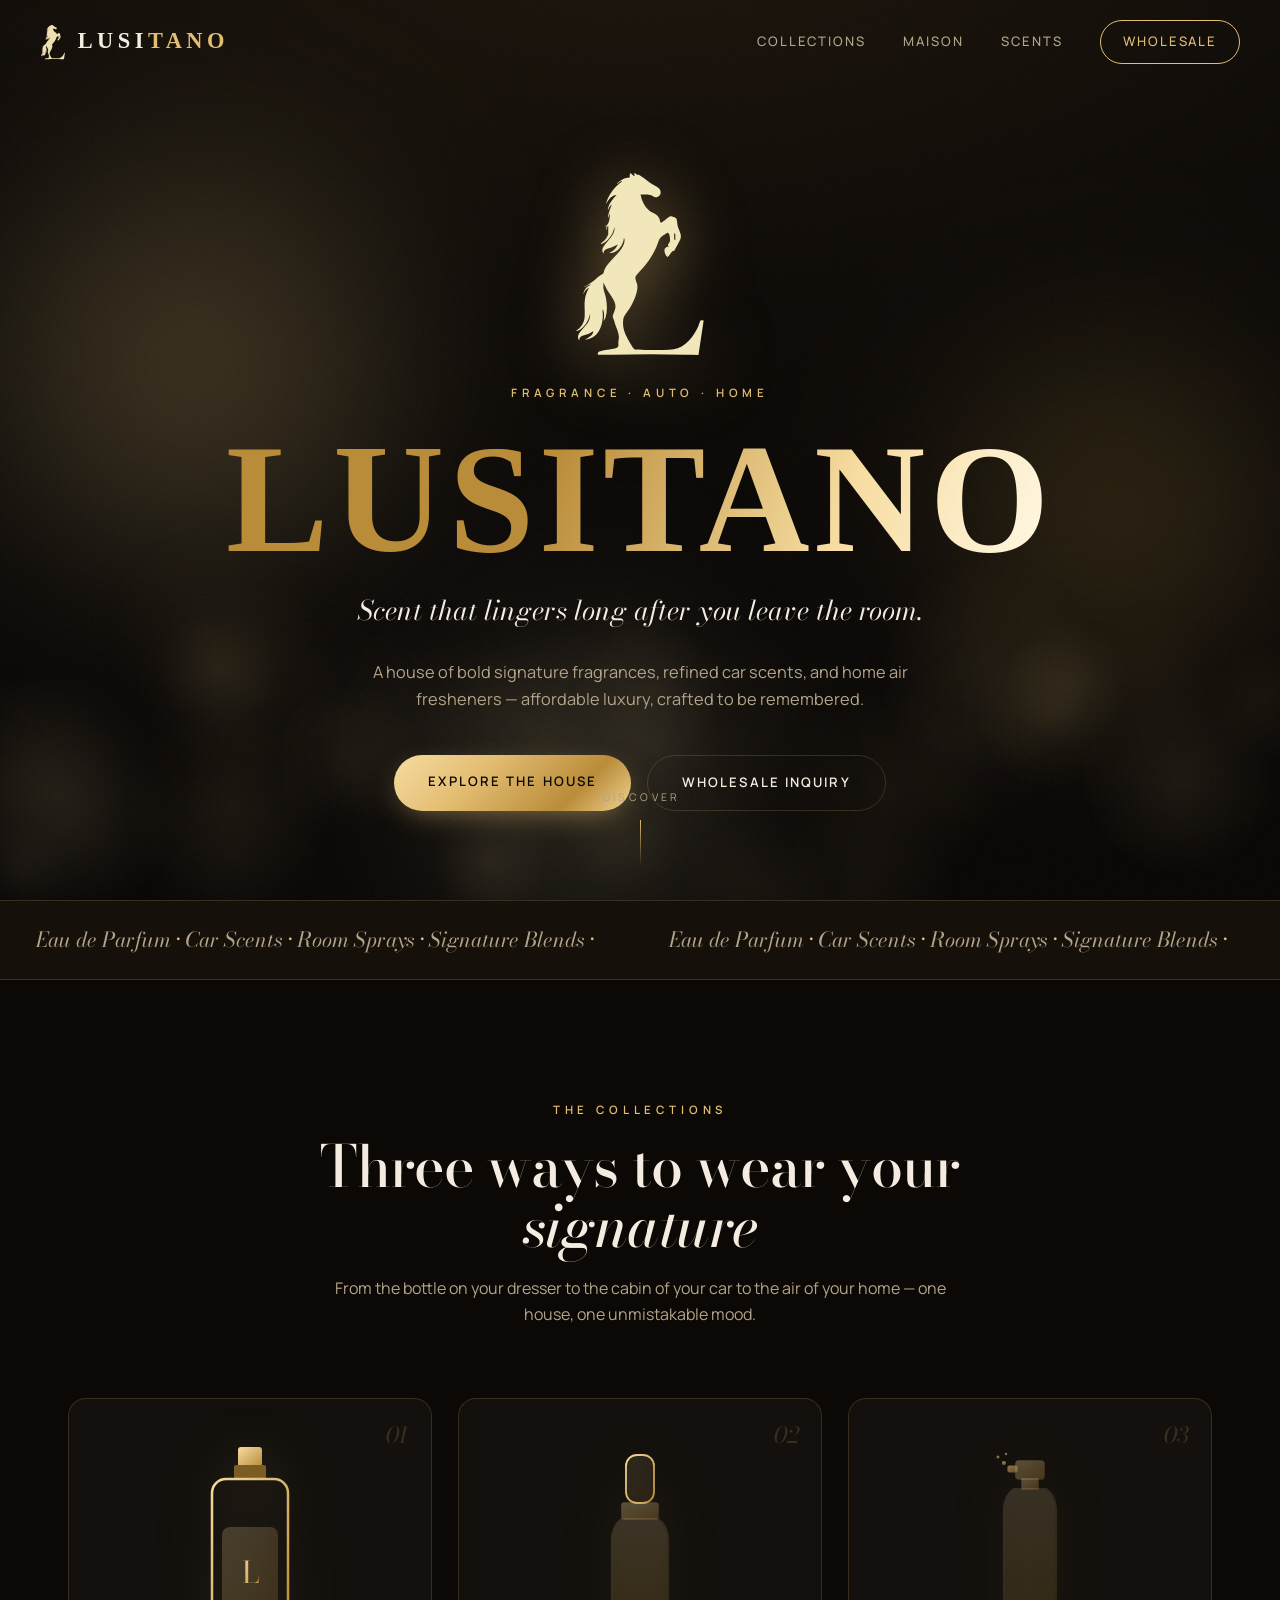
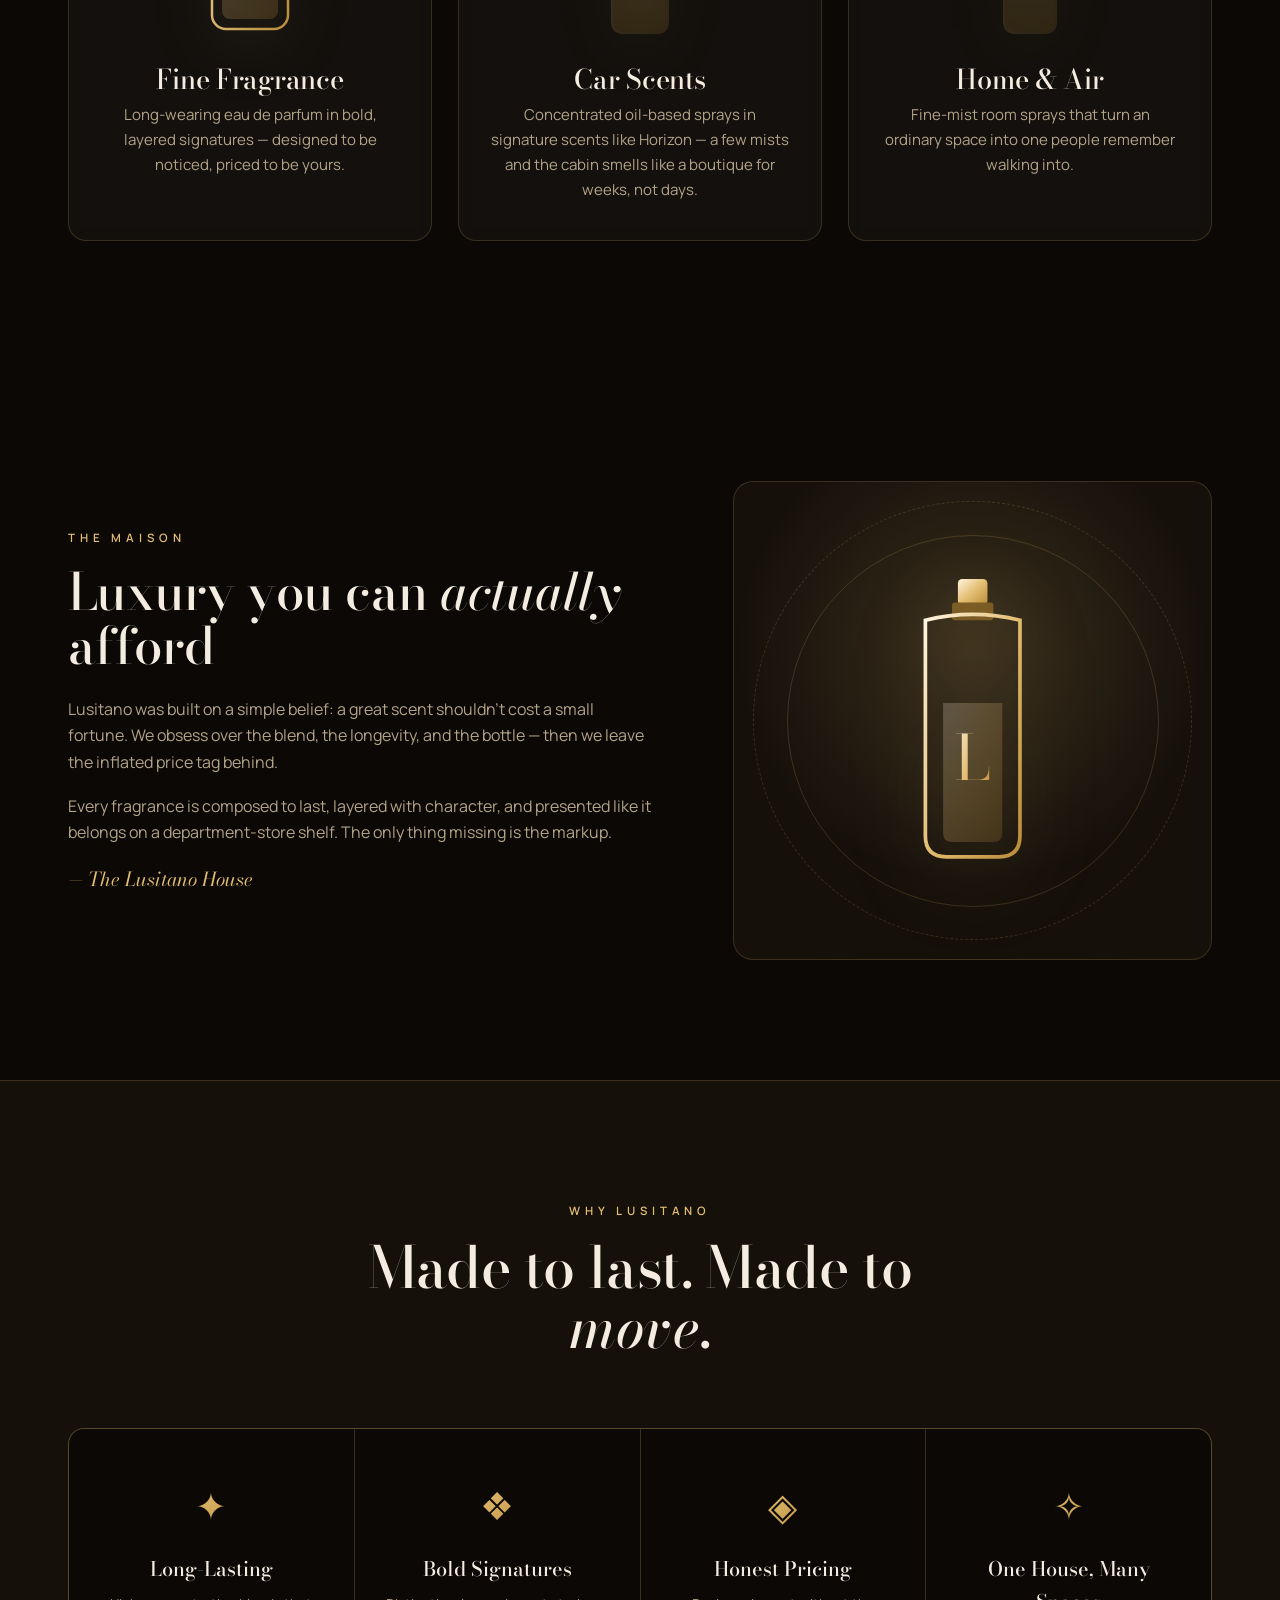
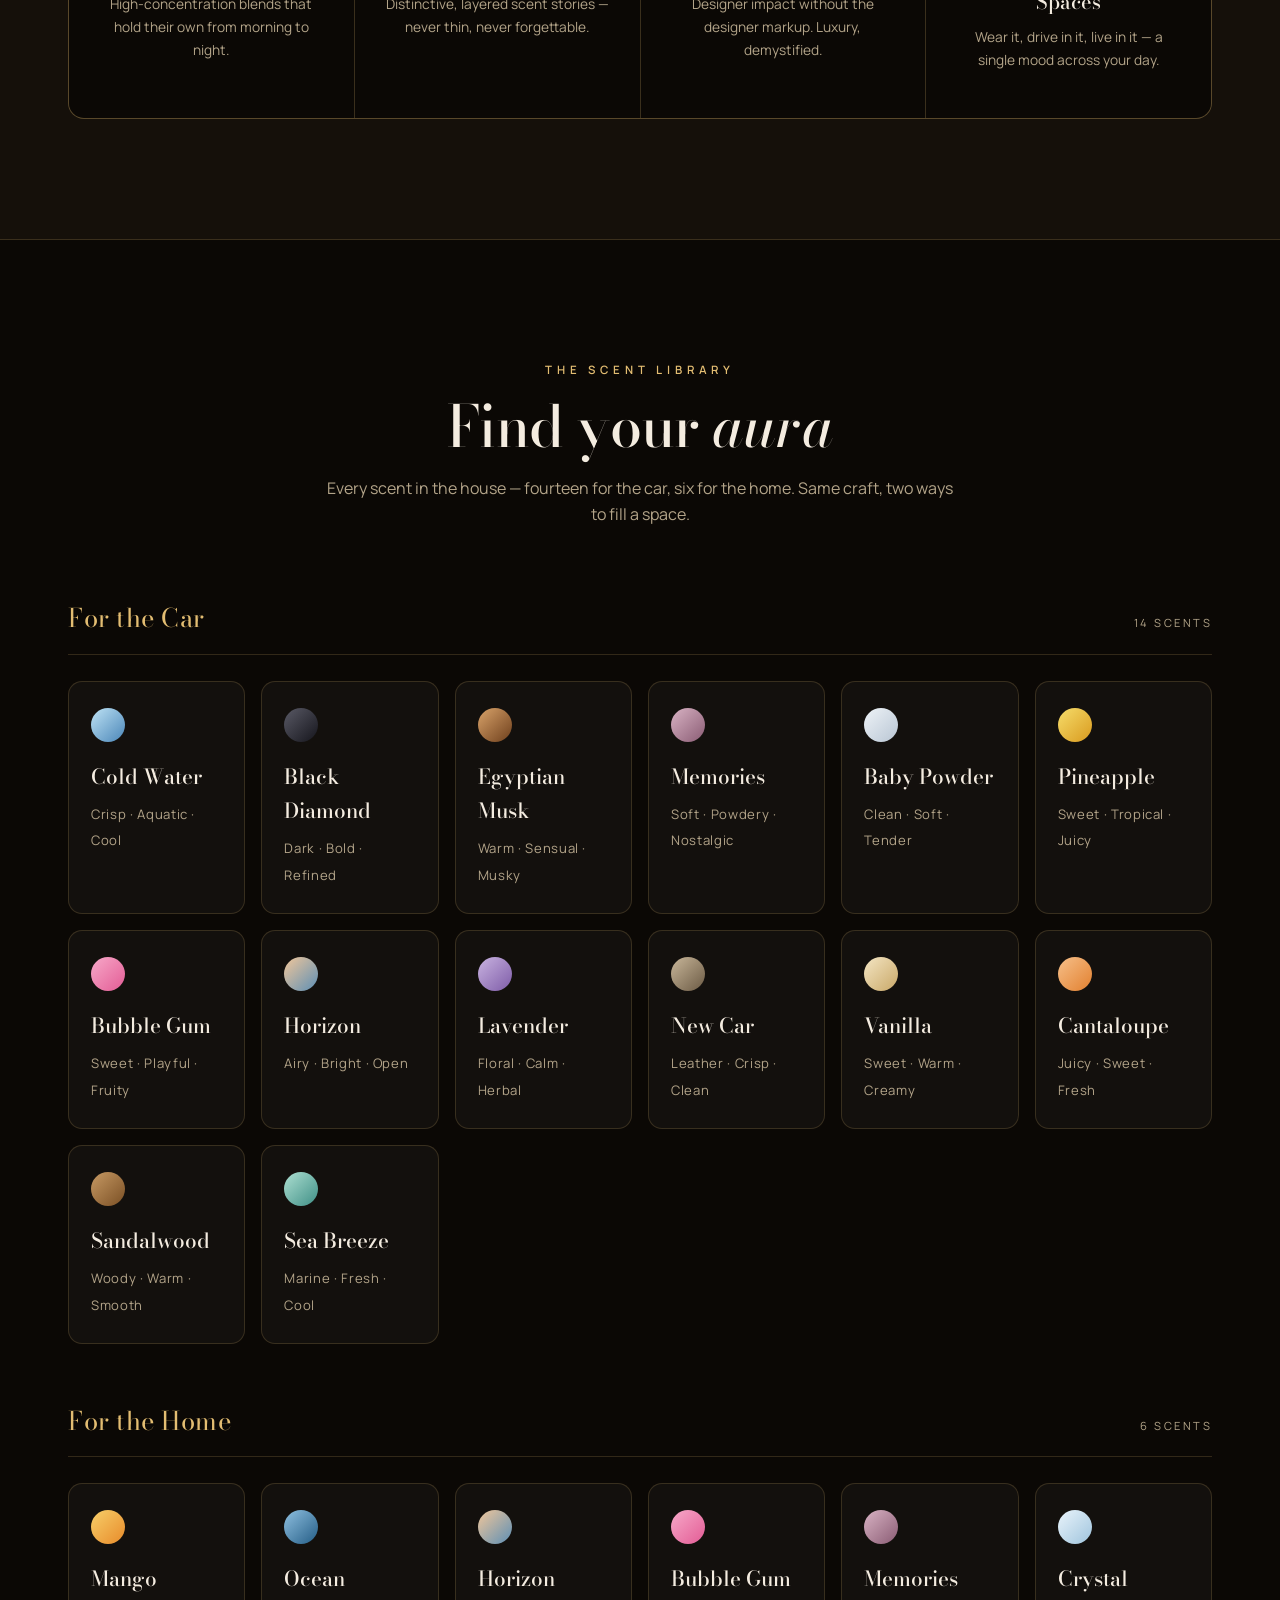
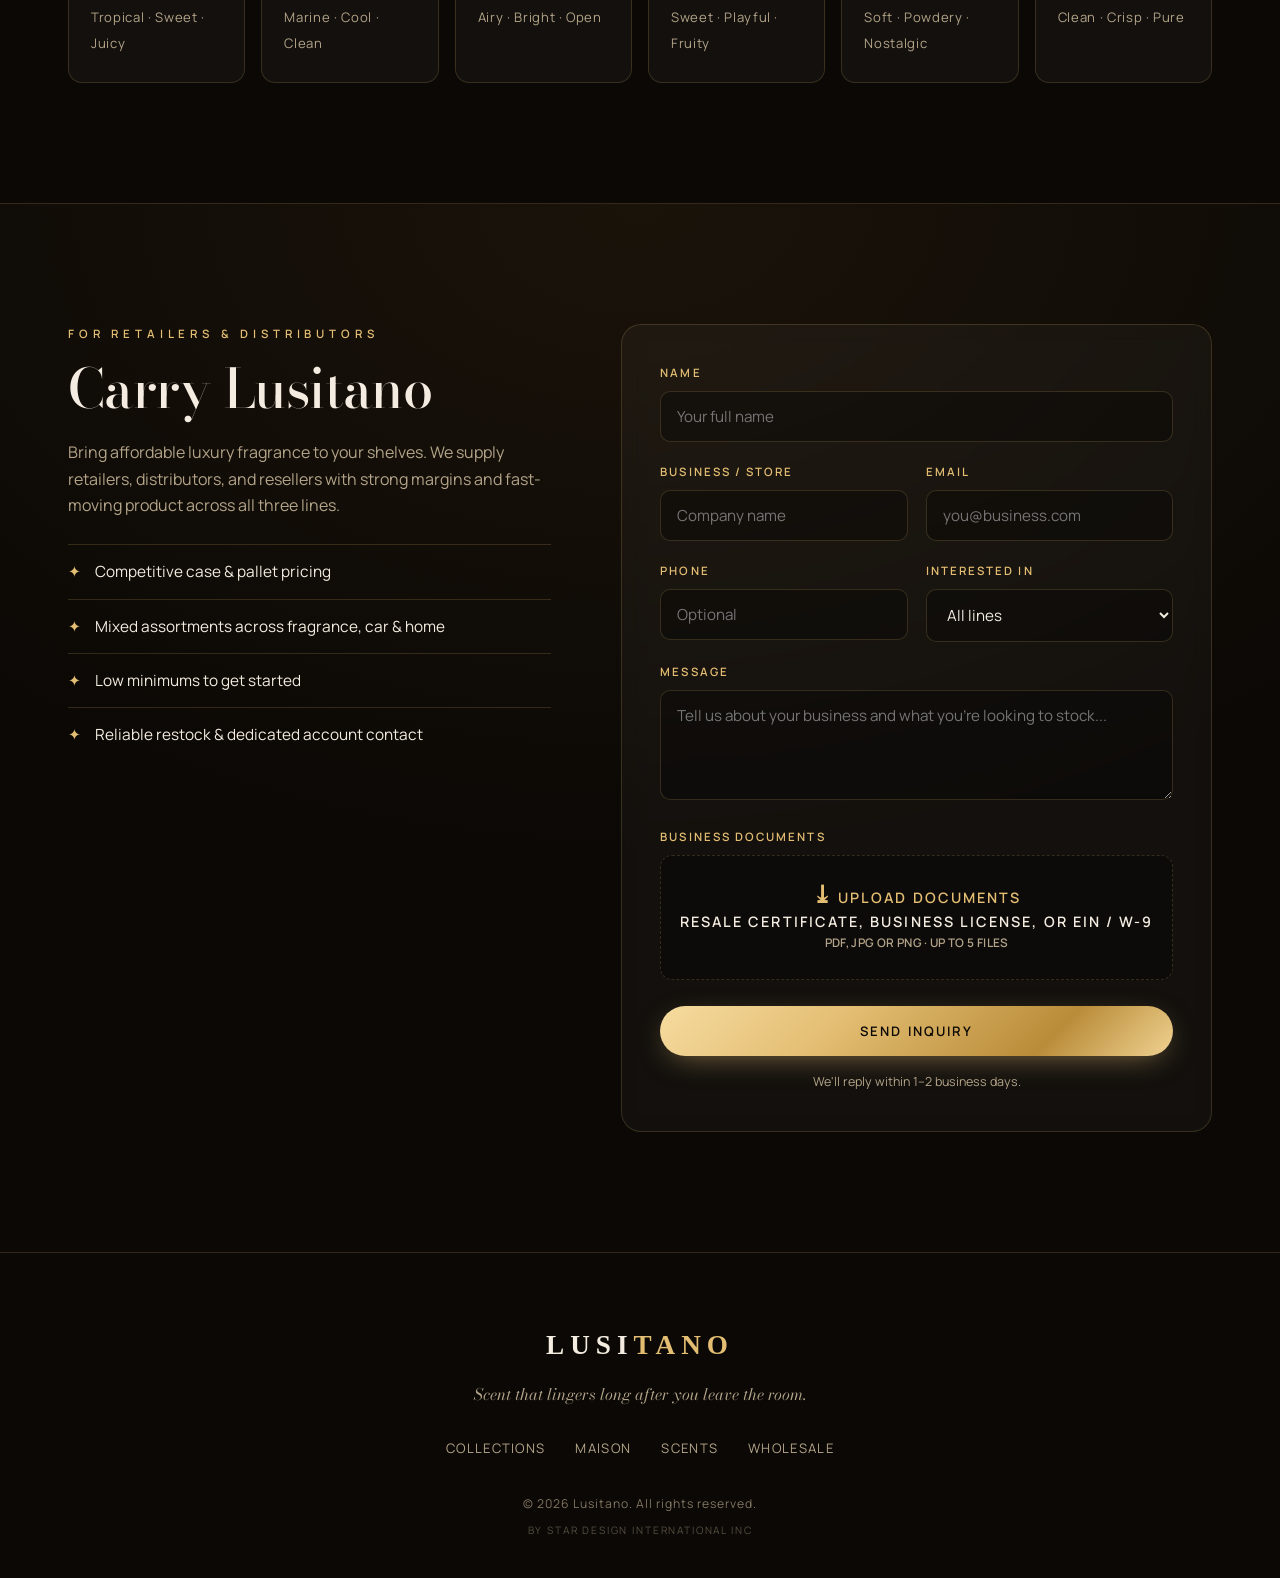
<file: index (23).html>
<!DOCTYPE html>
<html lang="en">
<head>
<meta charset="UTF-8">
<meta name="viewport" content="width=device-width, initial-scale=1.0">
<title>Lusitano — Signature Fragrance, Car &amp; Home Scents</title>
<meta name="description" content="Lusitano crafts bold signature fragrances, car scents, and home air fresheners. Affordable luxury, made to linger. Wholesale inquiries welcome.">

<!-- Open Graph -->
<meta property="og:type" content="website">
<meta property="og:title" content="Lusitano — Signature Fragrance, Car &amp; Home Scents">
<meta property="og:description" content="Bold signature fragrances, car scents, and home air fresheners. Affordable luxury, made to linger.">
<meta property="og:site_name" content="Lusitano">
<meta name="theme-color" content="#0b0805">
<link rel="icon" type="image/svg+xml" href="favicon.svg">

<link rel="preconnect" href="https://fonts.googleapis.com">
<link rel="preconnect" href="https://fonts.gstatic.com" crossorigin>
<link href="https://fonts.googleapis.com/css2?family=Bodoni+Moda:ital,opsz,wght@0,6..96,400;0,6..96,500;0,6..96,600;0,6..96,700;0,6..96,900;1,6..96,400;1,6..96,500&family=Tinos:wght@400;700&family=Manrope:wght@300;400;500;600;700&display=swap" rel="stylesheet">

<style>
:root{
  --bg:#0b0805;
  --bg-2:#15100a;
  --ink:#f4ece0;
  --muted:#b3a489;
  --gold:#e3bd72;
  --gold-bright:#f6dca0;
  --logo:#ecdfb0;
  --gold-deep:#b98c39;
  --line:rgba(227,189,114,.18);
  --glass:rgba(255,255,255,.035);
  --grad-gold:linear-gradient(135deg,#f6dca0 0%,#e3bd72 35%,#b98c39 75%,#f0d291 100%);
  --serif:"Bodoni Moda",serif;
  --wordmark:"Times New Roman","Tinos",Times,serif;
  --sans:"Manrope",system-ui,sans-serif;
}
*{margin:0;padding:0;box-sizing:border-box}
html{scroll-behavior:smooth}
body{
  background:var(--bg);
  color:var(--ink);
  font-family:var(--sans);
  font-weight:400;
  line-height:1.65;
  overflow-x:hidden;
  -webkit-font-smoothing:antialiased;
}

/* ---- Atmospheric background ---- */
.atmosphere{position:fixed;inset:0;z-index:-3;overflow:hidden;background:radial-gradient(120% 80% at 50% -10%,#1c140a 0%,#0b0805 55%,#070504 100%)}
.mist{position:absolute;border-radius:50%;filter:blur(70px);opacity:.5;mix-blend-mode:screen;animation:drift 24s ease-in-out infinite}
.mist.a{width:46vw;height:46vw;left:-8vw;top:8vh;background:radial-gradient(circle,rgba(227,189,114,.55),transparent 70%)}
.mist.b{width:38vw;height:38vw;right:-6vw;top:30vh;background:radial-gradient(circle,rgba(185,140,57,.5),transparent 70%);animation-duration:30s;animation-delay:-6s}
.mist.c{width:32vw;height:32vw;left:30vw;bottom:-10vh;background:radial-gradient(circle,rgba(246,220,160,.4),transparent 70%);animation-duration:34s;animation-delay:-12s}
@keyframes drift{
  0%,100%{transform:translate(0,0) scale(1)}
  33%{transform:translate(6vw,-5vh) scale(1.12)}
  66%{transform:translate(-5vw,4vh) scale(.95)}
}
/* grain */
.mist-canvas{position:fixed;inset:0;z-index:-1;pointer-events:none}
.grain{position:fixed;inset:0;z-index:-2;pointer-events:none;opacity:.05;
  background-image:url("data:image/svg+xml,%3Csvg xmlns='http://www.w3.org/2000/svg' width='160' height='160'%3E%3Cfilter id='n'%3E%3CfeTurbulence type='fractalNoise' baseFrequency='0.85' numOctaves='3'/%3E%3C/filter%3E%3Crect width='100%25' height='100%25' filter='url(%23n)'/%3E%3C/svg%3E")}

/* ---- Shared ---- */
.wrap{max-width:1200px;margin:0 auto;padding:0 28px}
.gold-text{background:var(--grad-gold);-webkit-background-clip:text;background-clip:text;color:transparent}
.eyebrow{font-family:var(--sans);font-size:.72rem;letter-spacing:.42em;text-transform:uppercase;color:var(--gold);font-weight:600;margin-bottom:18px}
h1,h2,h3{font-family:var(--serif);font-weight:500;line-height:1.04;letter-spacing:-.01em}
section{position:relative;padding:120px 0}

/* ---- Nav ---- */
nav{position:fixed;top:0;left:0;right:0;z-index:50;display:flex;align-items:center;justify-content:space-between;
  padding:20px 40px;transition:.4s}
nav.scrolled{padding:14px 40px;background:rgba(11,8,5,.92);border-bottom:1px solid var(--line)}
.logo{display:flex;align-items:center;gap:12px;text-decoration:none;font-family:var(--wordmark);font-weight:700;font-size:1.4rem;letter-spacing:.2em;text-transform:uppercase;color:var(--ink)}
.logo .logo-word span{color:var(--gold)}
.logo-mark{height:36px;width:auto;aspect-ratio:277/388;color:var(--logo);display:block}
.hero-mark{height:clamp(120px,17vw,190px);width:auto;aspect-ratio:277/388;color:#f2e7bb;margin-bottom:24px;opacity:0;animation:rise .9s .1s forwards;filter:drop-shadow(0 14px 34px rgba(227,189,114,.5))}
.nav-links{display:flex;gap:38px;align-items:center}
.nav-links a{color:var(--muted);text-decoration:none;font-size:.82rem;letter-spacing:.14em;text-transform:uppercase;font-weight:500;transition:.3s;position:relative}
.nav-links a:hover{color:var(--ink)}
.nav-links a.cta{padding:10px 22px;border:1px solid var(--gold);border-radius:40px;color:var(--gold)}
.nav-links a.cta:hover{background:var(--gold);color:#0b0805}
.burger{display:none;flex-direction:column;gap:5px;cursor:pointer;background:none;border:none;padding:4px}
.burger span{width:26px;height:2px;background:var(--gold);display:block;transition:.3s;transform-origin:center}
.burger.open span:nth-child(1){transform:translateY(7px) rotate(45deg)}
.burger.open span:nth-child(2){opacity:0}
.burger.open span:nth-child(3){transform:translateY(-7px) rotate(-45deg)}

/* ---- Hero ---- */
.hero{position:relative;min-height:100vh;display:flex;flex-direction:column;align-items:center;justify-content:center;text-align:center;padding-top:80px}
.hero .eyebrow{opacity:0;animation:rise .9s .2s forwards}
.hero h1{font-family:var(--wordmark);font-size:clamp(3.4rem,12vw,10rem);font-weight:700;letter-spacing:.03em;opacity:0;animation:rise 1s .35s forwards}
.hero h1 .shimmer{background:linear-gradient(110deg,#b98c39 20%,#f6dca0 38%,#fff6e0 50%,#f6dca0 62%,#b98c39 80%);
  background-size:200% auto;-webkit-background-clip:text;background-clip:text;color:transparent;animation:shine 6s linear infinite}
@keyframes shine{to{background-position:200% center}}
.hero .tag{font-family:var(--serif);font-style:italic;font-size:clamp(1.1rem,2.6vw,1.7rem);color:var(--ink);margin-top:8px;opacity:0;animation:rise 1s .55s forwards}
.hero .sub{max-width:540px;color:var(--muted);margin:26px auto 0;font-size:1.02rem;opacity:0;animation:rise 1s .7s forwards}
.hero-cta{display:flex;gap:16px;margin-top:42px;opacity:0;animation:rise 1s .85s forwards;flex-wrap:wrap;justify-content:center}
.btn{font-family:var(--sans);font-size:.82rem;letter-spacing:.16em;text-transform:uppercase;font-weight:600;
  padding:16px 34px;border-radius:44px;text-decoration:none;cursor:pointer;border:none;transition:.35s;display:inline-block}
.btn-gold{background:var(--grad-gold);color:#0b0805;box-shadow:0 8px 30px -10px rgba(227,189,114,.6)}
.btn-gold:hover{transform:translateY(-3px);box-shadow:0 14px 40px -10px rgba(227,189,114,.8)}
.btn-ghost{border:1px solid var(--line);color:var(--ink)}
.btn-ghost:hover{border-color:var(--gold);color:var(--gold)}
.scroll-hint{position:absolute;bottom:34px;left:0;right:0;display:flex;flex-direction:column;align-items:center;color:var(--muted);font-size:.66rem;text-transform:uppercase;opacity:0;animation:rise 1s 1.1s forwards}
.scroll-hint .sh-text{letter-spacing:.32em;margin-right:-.32em}
.scroll-hint::after{content:"";display:block;width:1px;height:46px;background:linear-gradient(var(--gold),transparent);margin-top:14px}
@keyframes rise{from{opacity:0;transform:translateY(28px)}to{opacity:1;transform:translateY(0)}}

/* ---- Marquee strip ---- */
.marquee{border-top:1px solid var(--line);border-bottom:1px solid var(--line);padding:22px 0;overflow:hidden;white-space:nowrap;background:var(--bg-2)}
.marquee-track{display:inline-block;animation:scroll 28s linear infinite}
.marquee-track span{font-family:var(--serif);font-style:italic;font-size:1.3rem;color:var(--muted);margin:0 36px}
.marquee-track span b{color:var(--gold);font-style:normal;font-weight:500}
@keyframes scroll{from{transform:translateX(0)}to{transform:translateX(-50%)}}

/* ---- Section heading ---- */
.head{text-align:center;max-width:640px;margin:0 auto 70px}
.head h2{font-size:clamp(2.2rem,5vw,3.6rem)}
.head p{color:var(--muted);margin-top:18px}

/* ---- Collections ---- */
.collections{display:grid;grid-template-columns:repeat(3,1fr);gap:26px}
.card{position:relative;border:1px solid var(--line);border-radius:18px;padding:42px 32px 38px;background:var(--glass);
  backdrop-filter:blur(8px);overflow:hidden;transition:.45s;text-align:center}
.card::before{content:"";position:absolute;inset:0;background:radial-gradient(120% 80% at 50% 0%,rgba(227,189,114,.12),transparent 60%);opacity:0;transition:.45s}
.card:hover{transform:translateY(-8px);border-color:var(--gold)}
.card:hover::before{opacity:1}
.card .art{height:200px;display:flex;align-items:center;justify-content:center;margin-bottom:24px}
.card .art svg{height:100%;filter:drop-shadow(0 16px 30px rgba(227,189,114,.25))}
.card h3{font-size:1.7rem;margin-bottom:10px}
.card p{color:var(--muted);font-size:.94rem}
.card .num{position:absolute;top:18px;right:22px;font-family:var(--serif);font-style:italic;color:var(--line);font-size:1.4rem}

/* ---- Story / split ---- */
.story{display:grid;grid-template-columns:1.1fr .9fr;gap:80px;align-items:center}
.story .vis{aspect-ratio:1;border-radius:20px;border:1px solid var(--line);background:
  radial-gradient(circle at 50% 35%,rgba(227,189,114,.18),transparent 60%),var(--bg-2);
  display:flex;align-items:center;justify-content:center;position:relative;overflow:hidden}
.story .vis svg{height:62%;filter:drop-shadow(0 20px 40px rgba(227,189,114,.3))}
.story .vis .ring{position:absolute;width:78%;height:78%;border:1px solid var(--line);border-radius:50%;animation:spin 40s linear infinite}
.story .vis .ring.two{width:92%;height:92%;animation-duration:60s;animation-direction:reverse;border-style:dashed}
@keyframes spin{to{transform:rotate(360deg)}}
.story h2{font-size:clamp(2rem,4.5vw,3.2rem);margin-bottom:24px}
.story p{color:var(--muted);margin-bottom:18px}
.story .signoff{font-family:var(--serif);font-style:italic;color:var(--gold);font-size:1.2rem}

/* ---- Features ---- */
.features{background:var(--bg-2);border-top:1px solid var(--line);border-bottom:1px solid var(--line)}
.feat-grid{display:grid;grid-template-columns:repeat(4,1fr);gap:1px;background:var(--line);border:1px solid var(--line);border-radius:16px;overflow:hidden}
.feat{background:var(--bg);padding:46px 30px;text-align:center;transition:.4s}
.feat:hover{background:var(--bg-2)}
.feat .ico{font-family:var(--serif);font-size:2.4rem;margin-bottom:14px}
.feat h4{font-family:var(--serif);font-size:1.25rem;font-weight:500;margin-bottom:8px}
.feat p{color:var(--muted);font-size:.86rem}

/* ---- Scent families ---- */
.scent-group{margin-bottom:56px}
.scent-group:last-child{margin-bottom:0}
.scent-group-head{display:flex;align-items:baseline;gap:16px;margin-bottom:26px;padding-bottom:14px;border-bottom:1px solid var(--line)}
.sg-label{font-family:var(--serif);font-size:1.6rem;color:var(--gold);letter-spacing:.02em}
.sg-count{font-size:.7rem;letter-spacing:.22em;text-transform:uppercase;color:var(--muted);margin-left:auto}
.scent-hint{display:none;font-size:.66rem;letter-spacing:.18em;text-transform:uppercase;color:var(--gold);opacity:.75;margin-left:12px}
.scents{display:grid;grid-template-columns:repeat(auto-fill,minmax(170px,1fr));gap:16px}
.scent{border:1px solid var(--line);border-radius:14px;padding:26px 22px;background:var(--glass);transition:.4s;cursor:default}
.scent:hover{border-color:var(--gold);transform:translateY(-5px)}
.scent .dot{width:34px;height:34px;border-radius:50%;margin-bottom:18px}
.scent h4{font-family:var(--serif);font-size:1.3rem;font-weight:500;margin-bottom:6px}
.scent span{color:var(--muted);font-size:.82rem;letter-spacing:.05em}

/* ---- Wholesale ---- */
.wholesale{background:radial-gradient(110% 90% at 50% 0%,#1a130a,#0b0805 70%);border-top:1px solid var(--line)}
.ws-grid{display:grid;grid-template-columns:.9fr 1.1fr;gap:70px;align-items:start}
.ws-copy h2{font-size:clamp(2.2rem,5vw,3.4rem);margin-bottom:22px}
.ws-copy p{color:var(--muted);margin-bottom:26px}
.ws-list{list-style:none}
.ws-list li{padding:14px 0;border-top:1px solid var(--line);color:var(--ink);font-size:.96rem;display:flex;gap:14px;align-items:center}
.ws-list li::before{content:"✦";color:var(--gold)}
.form{border:1px solid var(--line);border-radius:20px;padding:38px;background:var(--glass);backdrop-filter:blur(10px)}
.field{margin-bottom:20px}
.field label{display:block;font-size:.72rem;letter-spacing:.18em;text-transform:uppercase;color:var(--gold);margin-bottom:9px;font-weight:600}
.field input,.field textarea,.field select{width:100%;background:rgba(0,0,0,.3);border:1px solid var(--line);border-radius:10px;
  padding:14px 16px;color:var(--ink);font-family:var(--sans);font-size:.95rem;transition:.3s}
.field input:focus,.field textarea:focus,.field select:focus{outline:none;border-color:var(--gold);background:rgba(0,0,0,.5)}
.field textarea{resize:vertical;min-height:110px}
.field-row{display:grid;grid-template-columns:1fr 1fr;gap:18px}
.form .btn-gold{width:100%;margin-top:6px}
.dropzone{display:flex;flex-direction:column;align-items:center;text-align:center;gap:8px;padding:26px 18px;border:1.5px dashed var(--line);border-radius:12px;background:rgba(0,0,0,.25);cursor:pointer;transition:.3s}
.dropzone:hover{border-color:var(--gold);background:rgba(0,0,0,.4)}
.dz-icon{font-size:1.5rem;color:var(--gold);line-height:1}
.dz-text{font-size:.9rem;color:var(--ink)}
.dz-text b{color:var(--gold);font-weight:600}
.dz-files{font-size:.74rem;color:var(--muted);letter-spacing:.03em;word-break:break-word}
.dropzone input[type=file]{display:none}
.form-note{font-size:.78rem;color:var(--muted);text-align:center;margin-top:16px}

/* ---- Footer ---- */
footer{padding:70px 0 40px;border-top:1px solid var(--line);text-align:center}
.foot-logo{font-family:var(--wordmark);font-weight:700;font-size:1.7rem;letter-spacing:.22em;text-transform:uppercase;margin-bottom:14px}
.foot-logo span{color:var(--gold)}
.foot-tag{font-family:var(--serif);font-style:italic;color:var(--muted);margin-bottom:30px}
.foot-links{display:flex;gap:30px;justify-content:center;flex-wrap:wrap;margin-bottom:34px}
.foot-links a{color:var(--muted);text-decoration:none;font-size:.82rem;letter-spacing:.1em;text-transform:uppercase;transition:.3s}
.foot-links a:hover{color:var(--gold)}
.copyright{color:var(--muted);font-size:.76rem;letter-spacing:.08em;opacity:.7}
.credit{color:var(--muted);font-size:.64rem;letter-spacing:.18em;text-transform:uppercase;opacity:.45;margin-top:8px}

/* ---- Reveal ---- */
.reveal{opacity:0;transform:translateY(40px);transition:.9s cubic-bezier(.2,.7,.2,1)}
.reveal.in{opacity:1;transform:none}

/* ---- Responsive ---- */
@media(max-width:900px){
  nav,nav.scrolled{padding:16px 22px}
  .nav-links{position:fixed;inset:0;width:100%;flex-direction:column;justify-content:center;align-items:center;gap:34px;background:rgba(11,8,5,.97);
    backdrop-filter:blur(20px);transform:translateX(100%);transition:.4s;z-index:55}
  .nav-links.open{transform:none}
  .nav-links a{font-size:1.15rem;letter-spacing:.18em}
  .nav-links a.cta{padding:14px 32px}
  .burger{display:flex;z-index:60}
  /* hero cleanup on mobile */
  .hero{padding:84px 24px 40px}
  .hero h1{font-size:2.7rem;letter-spacing:.02em}
  .hero .tag{font-size:1.02rem;margin-top:10px}
  .hero .sub{font-size:.92rem;margin-top:20px}
  .hero-cta{margin-top:34px;gap:12px}
  .scroll-hint{display:none}
  .collections,.feat-grid,.story,.ws-grid{grid-template-columns:1fr}
  .feat-grid{gap:1px}
  .story{gap:40px}
  .ws-grid{gap:44px}
  section{padding:80px 0}
  .field-row{grid-template-columns:1fr}
  /* tone down atmosphere on mobile */
  .mist{opacity:.2;filter:blur(55px)}
  .mist.c{display:none}
  /* scents become a side-scroll carousel */
  .scents{display:flex;gap:14px;overflow-x:auto;scroll-snap-type:x mandatory;-webkit-overflow-scrolling:touch;padding:4px 0 16px;scrollbar-width:none}
  .scents::-webkit-scrollbar{display:none}
  .scent{flex:0 0 72%;scroll-snap-align:center}
  .scent-hint{display:block}
}
</style>
</head>
<body>

<div class="atmosphere">
  <div class="mist a"></div><div class="mist b"></div><div class="mist c"></div>
</div>
<div class="grain"></div>
<canvas class="mist-canvas" id="mistCanvas"></canvas>
<svg width="0" height="0" aria-hidden="true" style="position:absolute"><symbol id="horseMark" viewBox="822.80 273.86 277.03 388.39"><path transform="matrix(1,0,0,-1,1033.657,418.74708)" d="M0 0C1.201 1.134-.022 4.557-.046 6.034-.064 7.209 .557 8.403 .476 9.471 .398 10.495-.183 13.814-1.399 14.179-2.278 11.052-2.428 7.162-2.112 3.906-2.052 3.285-1.524-1.439 0 0M-136.891 29.08C-139.986 26.578-139.642 21.987-140.446 18.445L-141.102 24.425-139.026 29.789-142.924 26.246C-143.793 28.637-139.394 30.169-137.981 31.943-134.559 36.237-133.401 48.391-133.351 53.903L-136.895 45.759C-137.873 44.602-137.632 46.519-137.534 47.091-136.083 55.61-133.119 64.056-129.791 71.988-130.779 72.474-132.027 70.385-132.514 69.745-134.268 67.439-136.155 64.551-136.9 61.715-138.33 61.693-137.481 64.561-137.288 65.299-134.645 75.355-126.924 84.226-119.867 91.494-130.223 90.707-134.712 83.29-139.84 75.653-140.329 74.924-141.263 73.438-141.134 75.525-135.677 93.495-123.917 108.929-108.521 119.523-112.001 120.624-115.668 115.917-118.105 114.918-118.43 114.784-119.267 114.732-119.154 115.261-112.171 122.118-103.019 127.631-92.908 127.675-92.747 130.79-93.798 134.534-91.139 136.885-90.313 135.965-83.939 129.495-82.985 130.518-82.925 132.682-84.912 135.183-82.628 136.885-82.249 136.882-78.837 133.578-77.799 133.151-76.357 132.557-75.369 133.486-73.53 132.569-66.628 129.128-57.614 120.817-50.864 116.171-46.051 112.859-37.905 109.099-34.065 106.016-28.076 101.209-27.647 90.256-36.287 87.725-43.529 85.603-45.387 90.35-51.049 91.869-51.868 92.089-56.545 92.92-57.091 92.92H-70.923C-68.465 80.56-63.466 69.158-53.907 60.637-45.95 53.543-36.231 54.13-32.067 42.755-31.111 40.144-31.303 33.623-27.852 35.294-23.158 37.567-13.559 47.299-9.385 48.098-7.511 48.457 .516 45.263 1.82 44.012 3.701 42.208 4.275 31.91 5.18 28.22 7.363 19.323 14.368 10.008 10.561 1.151 9.524-1.261-.891-21.011-1.792-21.963-3.291-23.546-5.288-23.02-6.764-24.084-8.688-25.471-13.399-35.471-16.586-34.706-22.999-27.105-26.01-13.63-12.05-13.471L-14.814-11.995C-15.298-8.266-11.255-6.116-10.675-2.44-10.122 1.063-10.903 15.739-16.534 14.75-21.405 10.792-29.211 7.593-32.045 1.906-34.67-3.363-36.52-10.244-39.103-15.862-48.423-36.137-58.015-48.339-72.706-64.542-74.571-66.599-80.219-72.617-81.007-74.68-82.925-79.702-77.867-87.707-77.313-93.287-75.945-107.074-86.086-128.672-93.327-140.391-97.694-147.458-105.059-154.511-106.206-162.978-108.585-180.535-101.967-194.192-93.478-208.758-91.739-211.743-85.344-222.736-82.99-223.802-79.966-225.172-78.668-223.95-76.281-224.131-54.271-225.799-25.232-225.597-3.191-223.434 20.078-221.149 37.891-196.936 46.949-177.104 47.981-174.845 50.598-166.263 51.425-165.265 52.589-163.862 56.354-164.818 58.173-164.573L47.539-235.506C38.214-234.933 28.82-235.156 19.488-234.821-30.666-233.02-80.594-233.455-130.832-234.821-139.929-235.068-149.08-234.578-158.173-234.791-158.18-233.418-158.07-229.872-156.996-229.06-155.746-228.115-147.07-226.283-144.828-225.791-139.087-224.532-120.156-223.027-117.393-219.177-114.724-215.457-116.672-212.888-116.347-209.649-115.633-202.549-114.176-199.91-115.938-192.204-118.104-182.731-122.839-174.828-125.287-163.958-125.801-161.674-127.503-159.038-127.644-157.035-127.945-152.763-122.881-143.649-122.178-138.494-120.282-124.579-135.505-110.38-141.268-98.367L-146.822-87.25V-97.536C-146.822-101.67-142.45-113.774-141.476-119.145-139.079-132.364-138.412-146.312-142.538-159.275L-146.105-165.983C-145.872-158.172-143.267-148.229-148.942-141.869-144.857-168.03-153.548-201.627-184.413-203.939-178.414-199.873-169.681-196.574-167.528-188.901-167.283-188.028-166.971-186.876-168.439-187.279-170.377-187.812-174.07-190.793-176.627-191.864-183.65-194.804-197.604-195.557-195.773-205.709-199.163-203.263-199.184-198.356-197.93-194.679-195.292-186.942-182.093-176.109-177.648-167.435-175.221-162.701-173.13-156.386-174.131-151.083-176.451-163.023-182.11-174.159-191.984-181.472-194.963-183.678-198.932-186.583-202.855-186.206-192.424-179.068-186.068-170.054-185.098-157.147-184.119-144.118-186.651-132.302-184.224-119.008-182.821-111.324-179.561-104.342-175.898-97.542L-182.281-101.799C-184.19-104.359-186.143-106.625-186.553-109.944-187.674-110.142-187.319-108.966-187.202-108.238-185.944-100.406-180.027-95.272-173.072-92.207-173.146-90.626-176.233-91.92-177.004-92.181L-187.25-97.539C-184.907-94.72-181.56-93.376-178.566-91.515-168.526-85.274-165.864-83.213-157.087-75.212-154.617-72.961-148.91-70.551-147.547-69.147-146.227-67.789-145.179-62.081-144.121-59.805-134.801-39.76-104.845-23.189-103.528-1.033-103.459 .124-103.474 3.232-104.964 3.541-106.215-11.239-118.604-28.037-134.763-26.95-132.235-24.834-128.973-23.696-126.31-21.578-122.402-18.469-119.978-14.685-117.744-10.283-117.321-8.978-126.841-14.196-127.682-14.532-135.18-17.53-147.221-17.884-146.464-28.372-152.52-20.537-146.658-13.724-141.837-7.47-133.97 2.732-122.74 11.674-124.13 26.239L-127.328 15.615C-130.894 7.774-136.51-.04-143.761-4.836-146.108-6.388-149.625-9.117-152.493-8.163-149.279-5.336-145.213-2.288-142.583 1.078-141.387 2.608-136.891 10.319-136.891 11.701Z" fill="currentColor"/></symbol></svg>

<!-- NAV -->
<nav id="nav">
  <a class="logo" href="#top">
    <svg class="logo-mark" aria-hidden="true"><use href="#horseMark"/></svg>
    <span class="logo-word">Lusi<span>tano</span></span>
  </a>
  <div class="nav-links" id="navLinks">
    <a href="#collections">Collections</a>
    <a href="#story">Maison</a>
    <a href="#scents">Scents</a>
    <a href="#wholesale" class="cta">Wholesale</a>
  </div>
  <button class="burger" id="burger" aria-label="Menu"><span></span><span></span><span></span></button>
</nav>

<!-- HERO -->
<header class="hero" id="top">
  <svg class="hero-mark" role="img" aria-label="Lusitano"><use href="#horseMark"/></svg>
  <div class="eyebrow">Fragrance · Auto · Home</div>
  <h1><span class="shimmer">LUSITANO</span></h1>
  <div class="tag">Scent that lingers long after you leave the room.</div>
  <p class="sub">A house of bold signature fragrances, refined car scents, and home air fresheners — affordable luxury, crafted to be remembered.</p>
  <div class="hero-cta">
    <a href="#collections" class="btn btn-gold">Explore the House</a>
    <a href="#wholesale" class="btn btn-ghost">Wholesale Inquiry</a>
  </div>
  <div class="scroll-hint"><span class="sh-text">Discover</span></div>
</header>

<!-- MARQUEE -->
<div class="marquee">
  <div class="marquee-track">
    <span>Eau de Parfum <b>·</b> Car Scents <b>·</b> Room Sprays <b>·</b> Signature Blends <b>·</b></span>
    <span>Eau de Parfum <b>·</b> Car Scents <b>·</b> Room Sprays <b>·</b> Signature Blends <b>·</b></span>
  </div>
</div>

<!-- COLLECTIONS -->
<section id="collections">
  <div class="wrap">
    <div class="head reveal">
      <div class="eyebrow">The Collections</div>
      <h2>Three ways to wear your <em>signature</em></h2>
      <p>From the bottle on your dresser to the cabin of your car to the air of your home — one house, one unmistakable mood.</p>
    </div>
    <div class="collections">

      <div class="card reveal">
        <div class="num">01</div>
        <div class="art">
          <svg viewBox="0 0 120 200" xmlns="http://www.w3.org/2000/svg">
            <defs><linearGradient id="g1" x1="0" y1="0" x2="1" y2="1">
              <stop offset="0" stop-color="#f6dca0"/><stop offset="1" stop-color="#b98c39"/></linearGradient></defs>
            <rect x="48" y="6" width="24" height="20" rx="3" fill="url(#g1)"/>
            <rect x="44" y="24" width="32" height="14" rx="2" fill="#7a5c24"/>
            <rect x="22" y="38" width="76" height="150" rx="14" fill="none" stroke="url(#g1)" stroke-width="2.5"/>
            <rect x="32" y="86" width="56" height="92" rx="8" fill="url(#g1)" opacity="0.22"/>
            <text x="60" y="142" text-anchor="middle" font-family="Bodoni Moda,serif" font-size="30" fill="url(#g1)">L</text>
          </svg>
        </div>
        <h3>Fine Fragrance</h3>
        <p>Long-wearing eau de parfum in bold, layered signatures — designed to be noticed, priced to be yours.</p>
      </div>

      <div class="card reveal">
        <div class="num">02</div>
        <div class="art">
          <svg viewBox="0 0 120 200" xmlns="http://www.w3.org/2000/svg">
            <defs>
              <linearGradient id="carG" x1="0" y1="0" x2="1" y2="1"><stop offset="0" stop-color="#f6dca0"/><stop offset="1" stop-color="#b98c39"/></linearGradient>
              <linearGradient id="carLiq" x1="0" y1="0" x2="0" y2="1"><stop offset="0" stop-color="#f6dca0"/><stop offset="1" stop-color="#c9962f"/></linearGradient>
            </defs>
            <rect x="46" y="14" width="28" height="48" rx="11" fill="url(#carG)" opacity="0.12"/>
            <rect x="46" y="14" width="28" height="48" rx="11" fill="none" stroke="url(#carG)" stroke-width="1.8"/>
            <rect x="42" y="62" width="36" height="16" rx="2.5" fill="url(#carG)" opacity="0.3" stroke="url(#carG)" stroke-width="1.6"/>
            <path d="M42 78 L78 78 C84 82 88 88 88 100 L88 180 Q88 192 76 192 L44 192 Q32 192 32 180 L32 100 C32 88 36 82 42 78 Z" fill="url(#carLiq)" opacity="0.16" stroke="url(#carG)" stroke-width="2.2"/>
          </svg>
        </div>
        <h3>Car Scents</h3>
        <p>Concentrated oil-based sprays in signature scents like Horizon — a few mists and the cabin smells like a boutique for weeks, not days.</p>
      </div>

      <div class="card reveal">
        <div class="num">03</div>
        <div class="art">
          <svg viewBox="0 0 120 200" xmlns="http://www.w3.org/2000/svg">
            <defs>
              <linearGradient id="g3" x1="0" y1="0" x2="1" y2="1"><stop offset="0" stop-color="#f6dca0"/><stop offset="1" stop-color="#b98c39"/></linearGradient>
              <linearGradient id="g3liq" x1="0" y1="0" x2="0" y2="1"><stop offset="0" stop-color="#f6dca0"/><stop offset="1" stop-color="#c9962f"/></linearGradient>
            </defs>
            <g fill="url(#g3)" opacity="0.6"><circle cx="34" cy="22" r="2"/><circle cx="28" cy="16" r="1.5"/><circle cx="36" cy="13" r="1.2"/></g>
            <rect x="46" y="20" width="28" height="18" rx="3" fill="url(#g3)" opacity="0.3" stroke="url(#g3)" stroke-width="1.6"/>
            <rect x="38" y="25" width="9" height="6" rx="1.5" fill="url(#g3)" opacity="0.5" stroke="url(#g3)" stroke-width="1.2"/>
            <rect x="52" y="38" width="16" height="10" fill="url(#g3)" opacity="0.3" stroke="url(#g3)" stroke-width="1.4"/>
            <path d="M44 48 L76 48 C82 52 86 58 86 70 L86 180 Q86 192 74 192 L46 192 Q34 192 34 180 L34 70 C34 58 38 52 44 48 Z" fill="url(#g3liq)" opacity="0.15" stroke="url(#g3)" stroke-width="2.2"/>
          </svg>
        </div>
        <h3>Home &amp; Air</h3>
        <p>Fine-mist room sprays that turn an ordinary space into one people remember walking into.</p>
      </div>

    </div>
  </div>
</section>

<!-- STORY -->
<section id="story">
  <div class="wrap">
    <div class="story">
      <div class="reveal">
        <div class="eyebrow">The Maison</div>
        <h2>Luxury you can <em>actually</em> afford</h2>
        <p>Lusitano was built on a simple belief: a great scent shouldn't cost a small fortune. We obsess over the blend, the longevity, and the bottle — then we leave the inflated price tag behind.</p>
        <p>Every fragrance is composed to last, layered with character, and presented like it belongs on a department-store shelf. The only thing missing is the markup.</p>
        <p class="signoff">— The Lusitano House</p>
      </div>
      <div class="vis reveal">
        <div class="ring"></div><div class="ring two"></div>
        <svg viewBox="0 0 120 200" xmlns="http://www.w3.org/2000/svg">
          <defs><linearGradient id="g4" x1="0" y1="0" x2="1" y2="1">
            <stop offset="0" stop-color="#fff6e0"/><stop offset="0.5" stop-color="#e3bd72"/><stop offset="1" stop-color="#b98c39"/></linearGradient></defs>
          <rect x="50" y="4" width="20" height="18" rx="3" fill="url(#g4)"/>
          <rect x="46" y="20" width="28" height="12" rx="2" fill="#7a5c24"/>
          <path d="M28 32 Q60 24 92 32 L92 178 Q92 192 78 192 L42 192 Q28 192 28 178 Z" fill="none" stroke="url(#g4)" stroke-width="2.5"/>
          <path d="M40 88 L80 88 L80 176 Q80 182 74 182 L46 182 Q40 182 40 176 Z" fill="url(#g4)" opacity="0.22"/>
          <text x="60" y="140" text-anchor="middle" font-family="Bodoni Moda,serif" font-size="42" fill="url(#g4)">L</text>
        </svg>
      </div>
    </div>
  </div>
</section>

<!-- FEATURES -->
<section class="features">
  <div class="wrap">
    <div class="head reveal">
      <div class="eyebrow">Why Lusitano</div>
      <h2>Made to last. Made to <em>move</em>.</h2>
    </div>
    <div class="feat-grid">
      <div class="feat reveal"><div class="ico gold-text">✦</div><h4>Long-Lasting</h4><p>High-concentration blends that hold their own from morning to night.</p></div>
      <div class="feat reveal"><div class="ico gold-text">❖</div><h4>Bold Signatures</h4><p>Distinctive, layered scent stories — never thin, never forgettable.</p></div>
      <div class="feat reveal"><div class="ico gold-text">◈</div><h4>Honest Pricing</h4><p>Designer impact without the designer markup. Luxury, demystified.</p></div>
      <div class="feat reveal"><div class="ico gold-text">✧</div><h4>One House, Many Spaces</h4><p>Wear it, drive in it, live in it — a single mood across your day.</p></div>
    </div>
  </div>
</section>

<!-- SCENTS -->
<section id="scents">
  <div class="wrap">
    <div class="head reveal">
      <div class="eyebrow">The Scent Library</div>
      <h2>Find your <em>aura</em></h2>
      <p>Every scent in the house — fourteen for the car, six for the home. Same craft, two ways to fill a space.</p>
    </div>

    <div class="scent-group reveal">
      <div class="scent-group-head"><span class="sg-label">For the Car</span><span class="scent-hint">Swipe →</span><span class="sg-count">14 Scents</span></div>
      <div class="scents">
        <div class="scent"><div class="dot" style="background:linear-gradient(135deg,#bfe3f5,#4a86b8)"></div><h4>Cold Water</h4><span>Crisp · Aquatic · Cool</span></div>
        <div class="scent"><div class="dot" style="background:linear-gradient(135deg,#5a5a66,#15151c)"></div><h4>Black Diamond</h4><span>Dark · Bold · Refined</span></div>
        <div class="scent"><div class="dot" style="background:linear-gradient(135deg,#d9a36a,#6e3f1c)"></div><h4>Egyptian Musk</h4><span>Warm · Sensual · Musky</span></div>
        <div class="scent"><div class="dot" style="background:linear-gradient(135deg,#d9b3c4,#8a5c74)"></div><h4>Memories</h4><span>Soft · Powdery · Nostalgic</span></div>
        <div class="scent"><div class="dot" style="background:linear-gradient(135deg,#eef3f7,#b9c6d4)"></div><h4>Baby Powder</h4><span>Clean · Soft · Tender</span></div>
        <div class="scent"><div class="dot" style="background:linear-gradient(135deg,#f6dd6b,#d99a1e)"></div><h4>Pineapple</h4><span>Sweet · Tropical · Juicy</span></div>
        <div class="scent"><div class="dot" style="background:linear-gradient(135deg,#f7a9c9,#e35c95)"></div><h4>Bubble Gum</h4><span>Sweet · Playful · Fruity</span></div>
        <div class="scent"><div class="dot" style="background:linear-gradient(135deg,#f2c79a,#5d8fb5)"></div><h4>Horizon</h4><span>Airy · Bright · Open</span></div>
        <div class="scent"><div class="dot" style="background:linear-gradient(135deg,#c9b3e0,#7e5ca8)"></div><h4>Lavender</h4><span>Floral · Calm · Herbal</span></div>
        <div class="scent"><div class="dot" style="background:linear-gradient(135deg,#c9b79a,#6b5a44)"></div><h4>New Car</h4><span>Leather · Crisp · Clean</span></div>
        <div class="scent"><div class="dot" style="background:linear-gradient(135deg,#f4e6c4,#c9a868)"></div><h4>Vanilla</h4><span>Sweet · Warm · Creamy</span></div>
        <div class="scent"><div class="dot" style="background:linear-gradient(135deg,#f6c08a,#e2802f)"></div><h4>Cantaloupe</h4><span>Juicy · Sweet · Fresh</span></div>
        <div class="scent"><div class="dot" style="background:linear-gradient(135deg,#c79a64,#7a4f24)"></div><h4>Sandalwood</h4><span>Woody · Warm · Smooth</span></div>
        <div class="scent"><div class="dot" style="background:linear-gradient(135deg,#aee0d2,#3f8f86)"></div><h4>Sea Breeze</h4><span>Marine · Fresh · Cool</span></div>
      </div>
    </div>

    <div class="scent-group reveal">
      <div class="scent-group-head"><span class="sg-label">For the Home</span><span class="scent-hint">Swipe →</span><span class="sg-count">6 Scents</span></div>
      <div class="scents">
        <div class="scent"><div class="dot" style="background:linear-gradient(135deg,#f7cf6a,#e88b2a)"></div><h4>Mango</h4><span>Tropical · Sweet · Juicy</span></div>
        <div class="scent"><div class="dot" style="background:linear-gradient(135deg,#8fc0e0,#245d86)"></div><h4>Ocean</h4><span>Marine · Cool · Clean</span></div>
        <div class="scent"><div class="dot" style="background:linear-gradient(135deg,#f2c79a,#5d8fb5)"></div><h4>Horizon</h4><span>Airy · Bright · Open</span></div>
        <div class="scent"><div class="dot" style="background:linear-gradient(135deg,#f7a9c9,#e35c95)"></div><h4>Bubble Gum</h4><span>Sweet · Playful · Fruity</span></div>
        <div class="scent"><div class="dot" style="background:linear-gradient(135deg,#d9b3c4,#8a5c74)"></div><h4>Memories</h4><span>Soft · Powdery · Nostalgic</span></div>
        <div class="scent"><div class="dot" style="background:linear-gradient(135deg,#eaf4fb,#9fc4dd)"></div><h4>Crystal</h4><span>Clean · Crisp · Pure</span></div>
      </div>
    </div>
  </div>
</section>

<!-- WHOLESALE -->
<section id="wholesale" class="wholesale">
  <div class="wrap">
    <div class="ws-grid">
      <div class="ws-copy reveal">
        <div class="eyebrow">For Retailers &amp; Distributors</div>
        <h2>Carry Lusitano</h2>
        <p>Bring affordable luxury fragrance to your shelves. We supply retailers, distributors, and resellers with strong margins and fast-moving product across all three lines.</p>
        <ul class="ws-list">
          <li>Competitive case &amp; pallet pricing</li>
          <li>Mixed assortments across fragrance, car &amp; home</li>
          <li>Low minimums to get started</li>
          <li>Reliable restock &amp; dedicated account contact</li>
        </ul>
      </div>

      <form class="form reveal" id="wsForm" action="https://formspree.io/f/YOUR_FORM_ID" method="POST" enctype="multipart/form-data">
        <div class="field">
          <label for="name">Name</label>
          <input id="name" name="name" type="text" placeholder="Your full name" required>
        </div>
        <div class="field-row">
          <div class="field">
            <label for="company">Business / Store</label>
            <input id="company" name="business" type="text" placeholder="Company name">
          </div>
          <div class="field">
            <label for="email">Email</label>
            <input id="email" name="email" type="email" placeholder="you@business.com" required>
          </div>
        </div>
        <div class="field-row">
          <div class="field">
            <label for="phone">Phone</label>
            <input id="phone" name="phone" type="tel" placeholder="Optional">
          </div>
          <div class="field">
            <label for="interest">Interested In</label>
            <select id="interest" name="interest">
              <option>All lines</option>
              <option>Fine Fragrance</option>
              <option>Car Scents</option>
              <option>Home &amp; Air</option>
            </select>
          </div>
        </div>
        <div class="field">
          <label for="msg">Message</label>
          <textarea id="msg" name="message" placeholder="Tell us about your business and what you're looking to stock..."></textarea>
        </div>
        <div class="field">
          <label>Business Documents</label>
          <label class="dropzone" for="docs">
            <span class="dz-icon">⤓</span>
            <span class="dz-text"><b>Upload documents</b><br>Resale certificate, business license, or EIN / W-9</span>
            <span class="dz-files" id="dzFiles">PDF, JPG or PNG · up to 5 files</span>
            <input id="docs" name="documents" type="file" accept=".pdf,.jpg,.jpeg,.png" multiple>
          </label>
        </div>
        <button class="btn btn-gold" type="submit">Send Inquiry</button>
        <p class="form-note">We'll reply within 1–2 business days.</p>
      </form>
    </div>
  </div>
</section>

<!-- FOOTER -->
<footer>
  <div class="wrap">
    <div class="foot-logo">Lusi<span>tano</span></div>
    <div class="foot-tag">Scent that lingers long after you leave the room.</div>
    <div class="foot-links">
      <a href="#collections">Collections</a>
      <a href="#story">Maison</a>
      <a href="#scents">Scents</a>
      <a href="#wholesale">Wholesale</a>
    </div>
    <div class="copyright">© <span id="year"></span> Lusitano. All rights reserved.</div>
    <div class="credit">by Star Design International Inc</div>
  </div>
</footer>

<script>
/* === SET YOUR WHOLESALE EMAIL HERE === */
const WHOLESALE_EMAIL = "wholesale@lusitano.com"; // <-- replace with your real inbox

// nav scroll state
const nav = document.getElementById('nav');
addEventListener('scroll', () => nav.classList.toggle('scrolled', scrollY > 40));

// mobile menu
const burger = document.getElementById('burger');
const navLinks = document.getElementById('navLinks');
burger.addEventListener('click', () => { navLinks.classList.toggle('open'); burger.classList.toggle('open'); });
navLinks.querySelectorAll('a').forEach(a => a.addEventListener('click', () => { navLinks.classList.remove('open'); burger.classList.remove('open'); }));

// year
document.getElementById('year').textContent = new Date().getFullYear();

// reveal on scroll
const io = new IntersectionObserver((entries) => {
  entries.forEach(e => { if (e.isIntersecting){ e.target.classList.add('in'); io.unobserve(e.target);} });
}, {threshold:.15});
document.querySelectorAll('.reveal').forEach(el => io.observe(el));

// ===== Scroll-triggered perfume mist =====
(function(){
  const canvas = document.getElementById('mistCanvas');
  if(!canvas) return;
  const reduce = matchMedia('(prefers-reduced-motion: reduce)').matches;
  const ctx = canvas.getContext('2d');
  let W, H, dpr;
  function resize(){
    dpr = Math.min(window.devicePixelRatio || 1, 2);
    W = canvas.width = innerWidth * dpr;
    H = canvas.height = innerHeight * dpr;
    canvas.style.width = innerWidth + 'px';
    canvas.style.height = innerHeight + 'px';
  }
  resize(); addEventListener('resize', resize);

  const particles = [];
  const mobile = matchMedia('(max-width:760px)').matches;
  const MAX = mobile ? 35 : 130;
  const ALPHA = mobile ? 0.07 : 0.15;
  function spawn(n){
    for(let i=0; i<n && particles.length<MAX; i++){
      particles.push({
        x: Math.random()*W,
        y: H*0.72 + Math.random()*H*0.3,
        r: (44 + Math.random()*78) * dpr,
        vx: (Math.random()-0.5) * 0.3 * dpr,
        vy: -(0.45 + Math.random()*1.15) * dpr,
        life: 1,
        decay: 0.0035 + Math.random()*0.004,
        hue: Math.random() < 0.5 ? '246,220,160' : '227,189,114'
      });
    }
  }

  let lastY = scrollY;
  if(!reduce){
    addEventListener('scroll', () => {
      const dy = Math.abs(scrollY - lastY);
      lastY = scrollY;
      const n = Math.min(mobile ? 2 : 5, Math.round(dy / 16));
      if(n > 0) spawn(n);
    }, {passive:true});
  }

  function frame(){
    ctx.clearRect(0, 0, W, H);
    ctx.globalCompositeOperation = 'lighter';
    for(let i=particles.length-1; i>=0; i--){
      const p = particles[i];
      p.x += p.vx; p.y += p.vy; p.vy *= 0.996; p.r *= 1.004; p.life -= p.decay;
      if(p.life <= 0){ particles.splice(i,1); continue; }
      const a = Math.sin(p.life * Math.PI) * ALPHA;
      const g = ctx.createRadialGradient(p.x, p.y, 0, p.x, p.y, p.r);
      g.addColorStop(0, `rgba(${p.hue},${a})`);
      g.addColorStop(1, `rgba(${p.hue},0)`);
      ctx.fillStyle = g;
      ctx.beginPath(); ctx.arc(p.x, p.y, p.r, 0, 6.3); ctx.fill();
    }
    ctx.globalCompositeOperation = 'source-over';
    requestAnimationFrame(frame);
  }
  frame();
})();

// wholesale form: posts to Formspree (with file uploads) once configured,
// otherwise falls back to opening a pre-filled email.
const wsForm = document.getElementById('wsForm');
const docsInput = document.getElementById('docs');
if(docsInput){
  docsInput.addEventListener('change', () => {
    const names = Array.from(docsInput.files).map(f => f.name);
    document.getElementById('dzFiles').textContent =
      names.length ? names.join(' · ') : 'PDF, JPG or PNG · up to 5 files';
  });
}
if(wsForm){
  wsForm.addEventListener('submit', (e) => {
    const configured = !wsForm.getAttribute('action').includes('YOUR_FORM_ID');
    if(configured) return; // let the browser POST to Formspree (handles attachments)
    e.preventDefault();
    const val = id => (document.getElementById(id)?.value || '').trim();
    if(!val('name') || !val('email')){ alert('Please add your name and email.'); return; }
    const subject = encodeURIComponent('Wholesale Inquiry — ' + (val('company') || val('name')));
    const body = encodeURIComponent(
      'Name: ' + val('name') + '\n' +
      'Business: ' + val('company') + '\n' +
      'Email: ' + val('email') + '\n' +
      'Phone: ' + val('phone') + '\n' +
      'Interested in: ' + val('interest') + '\n\n' +
      'Message:\n' + val('msg') + '\n\n' +
      '(Please attach your business documents to this email.)'
    );
    window.location.href = 'mailto:' + WHOLESALE_EMAIL + '?subject=' + subject + '&body=' + body;
  });
}
</script>
</body>
</html>
</file>
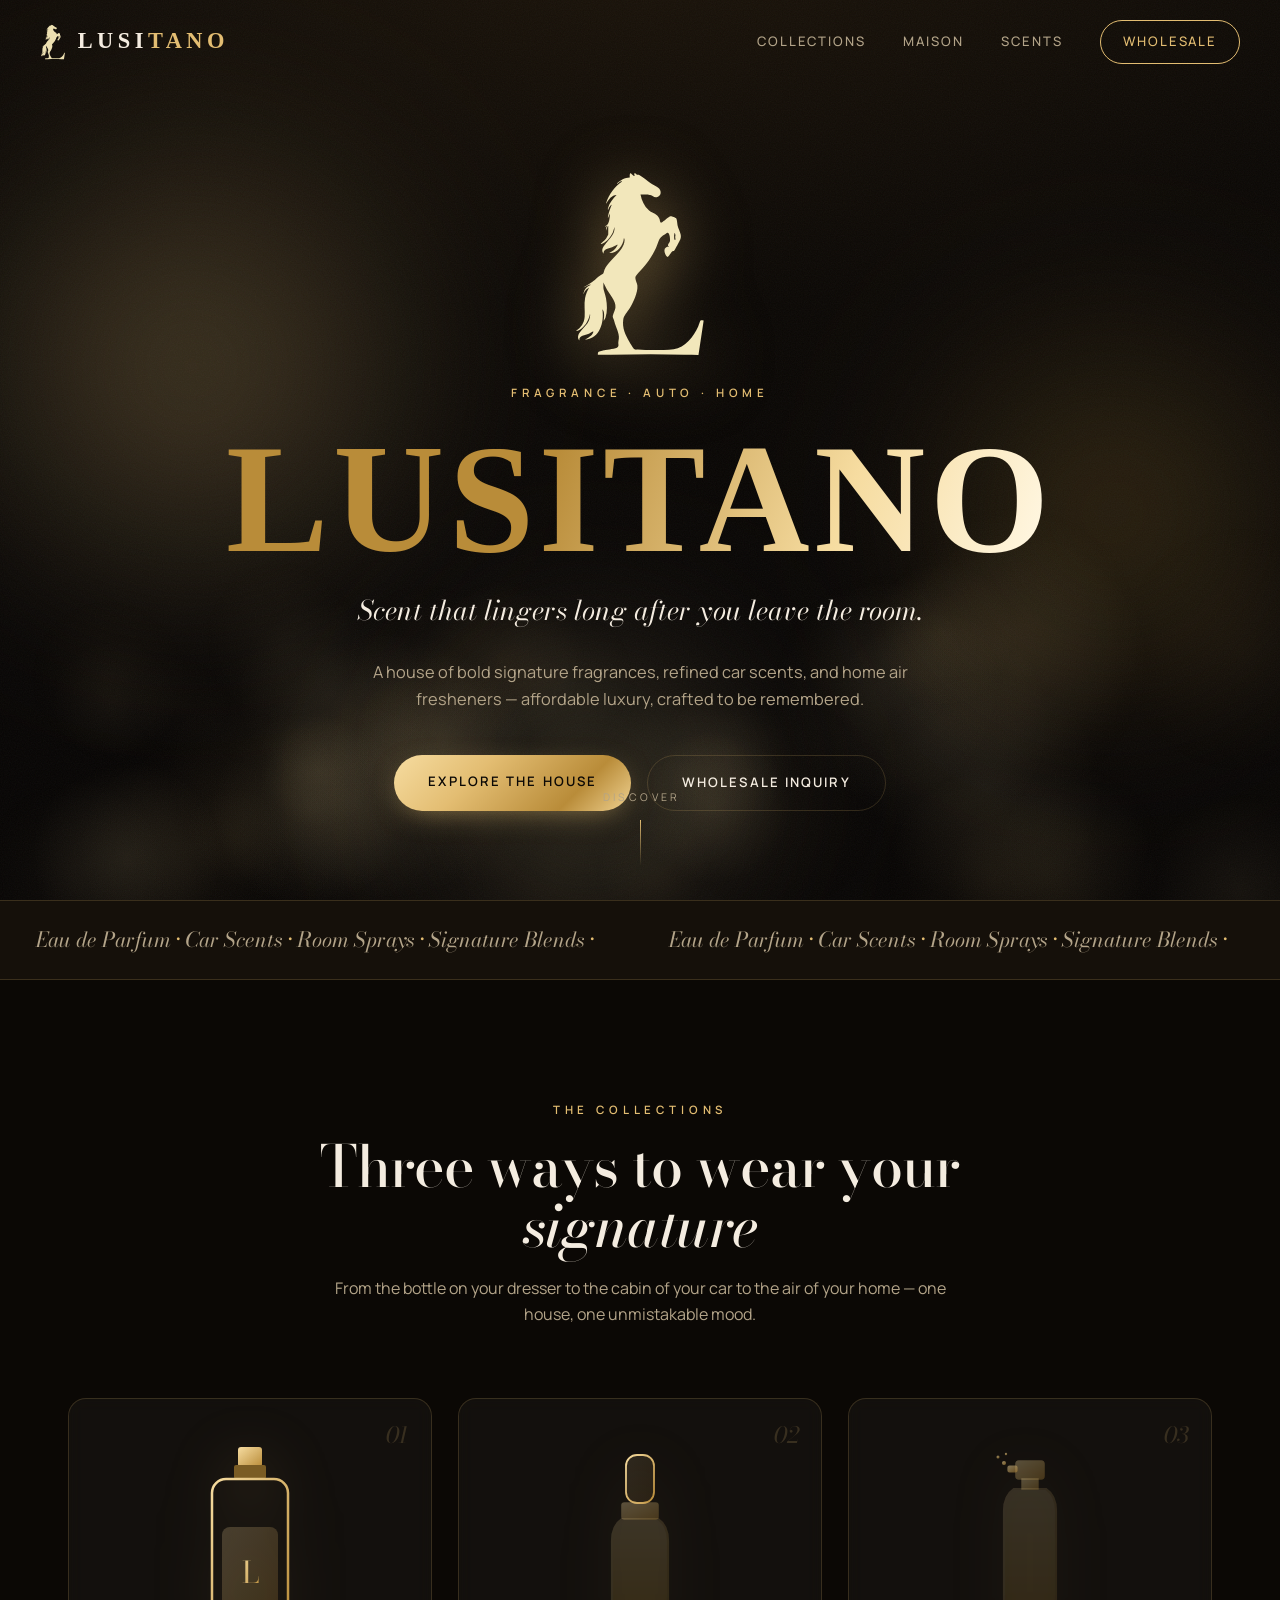
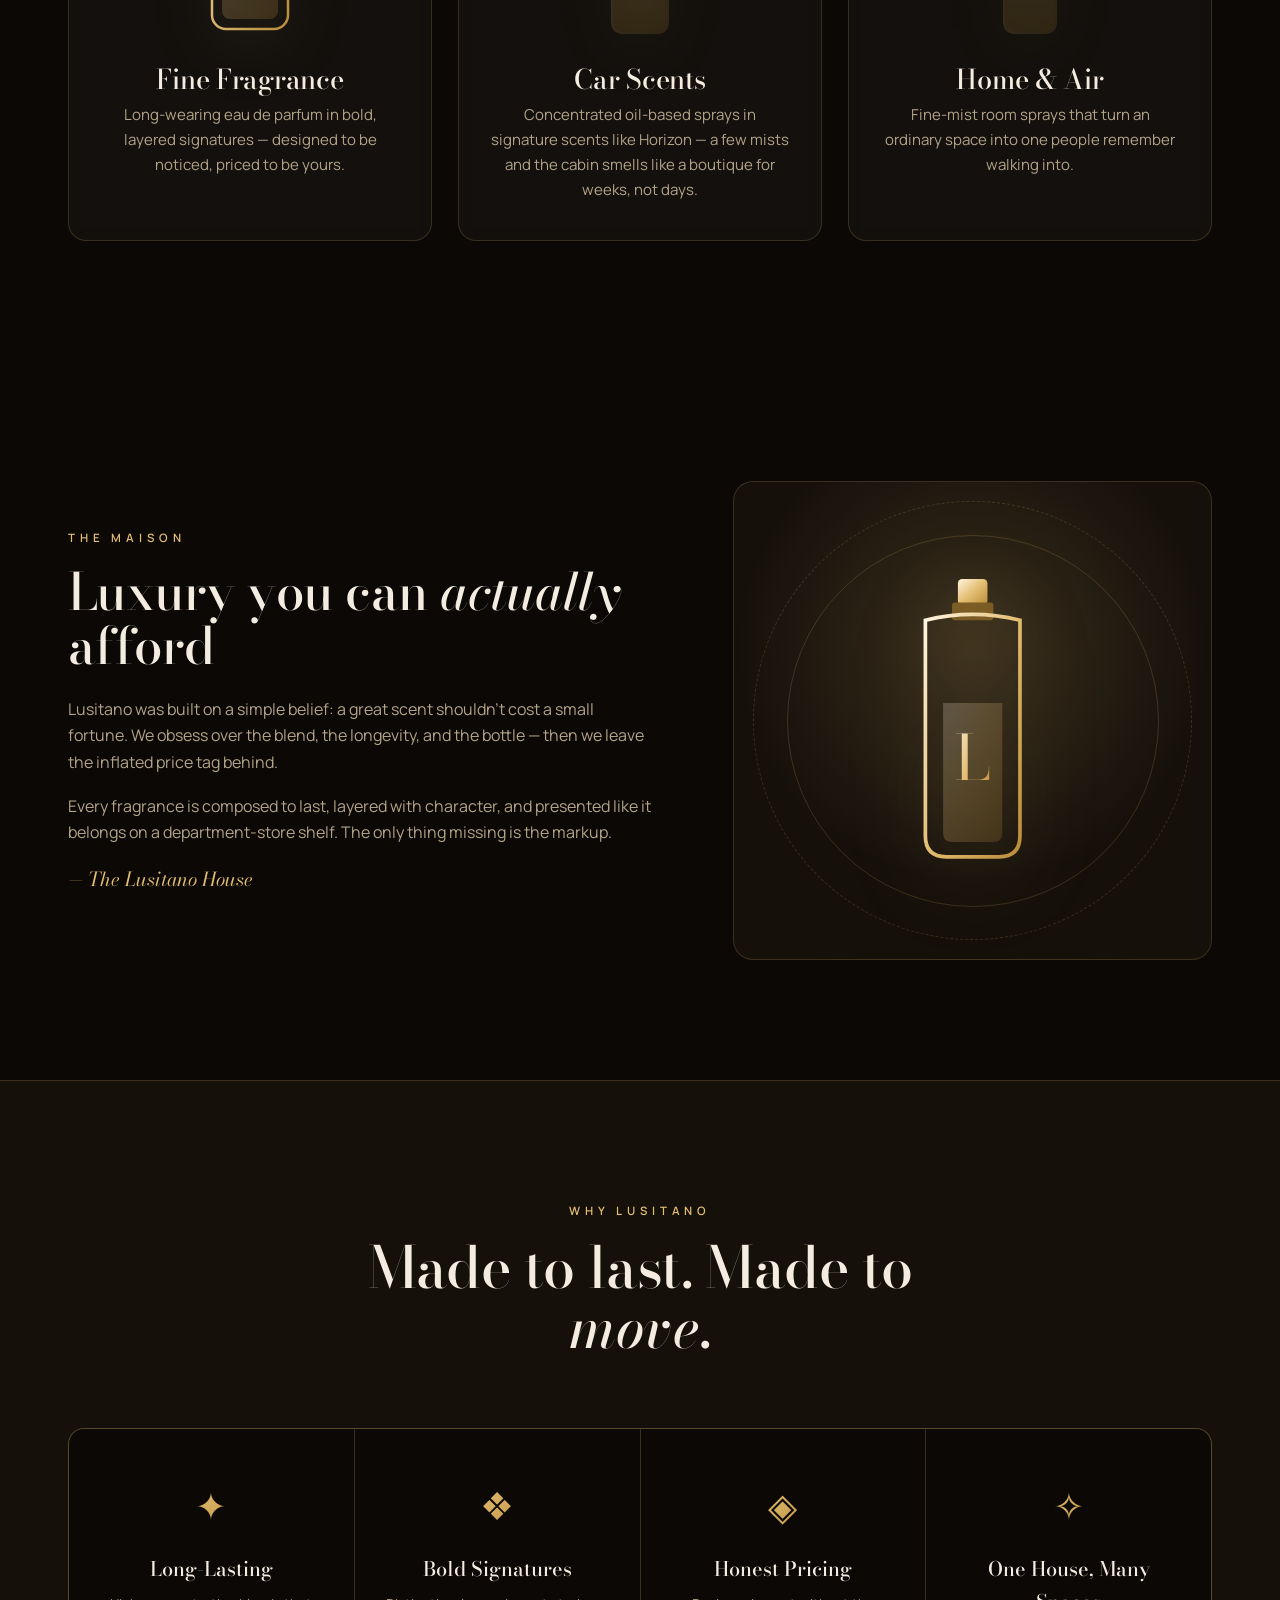
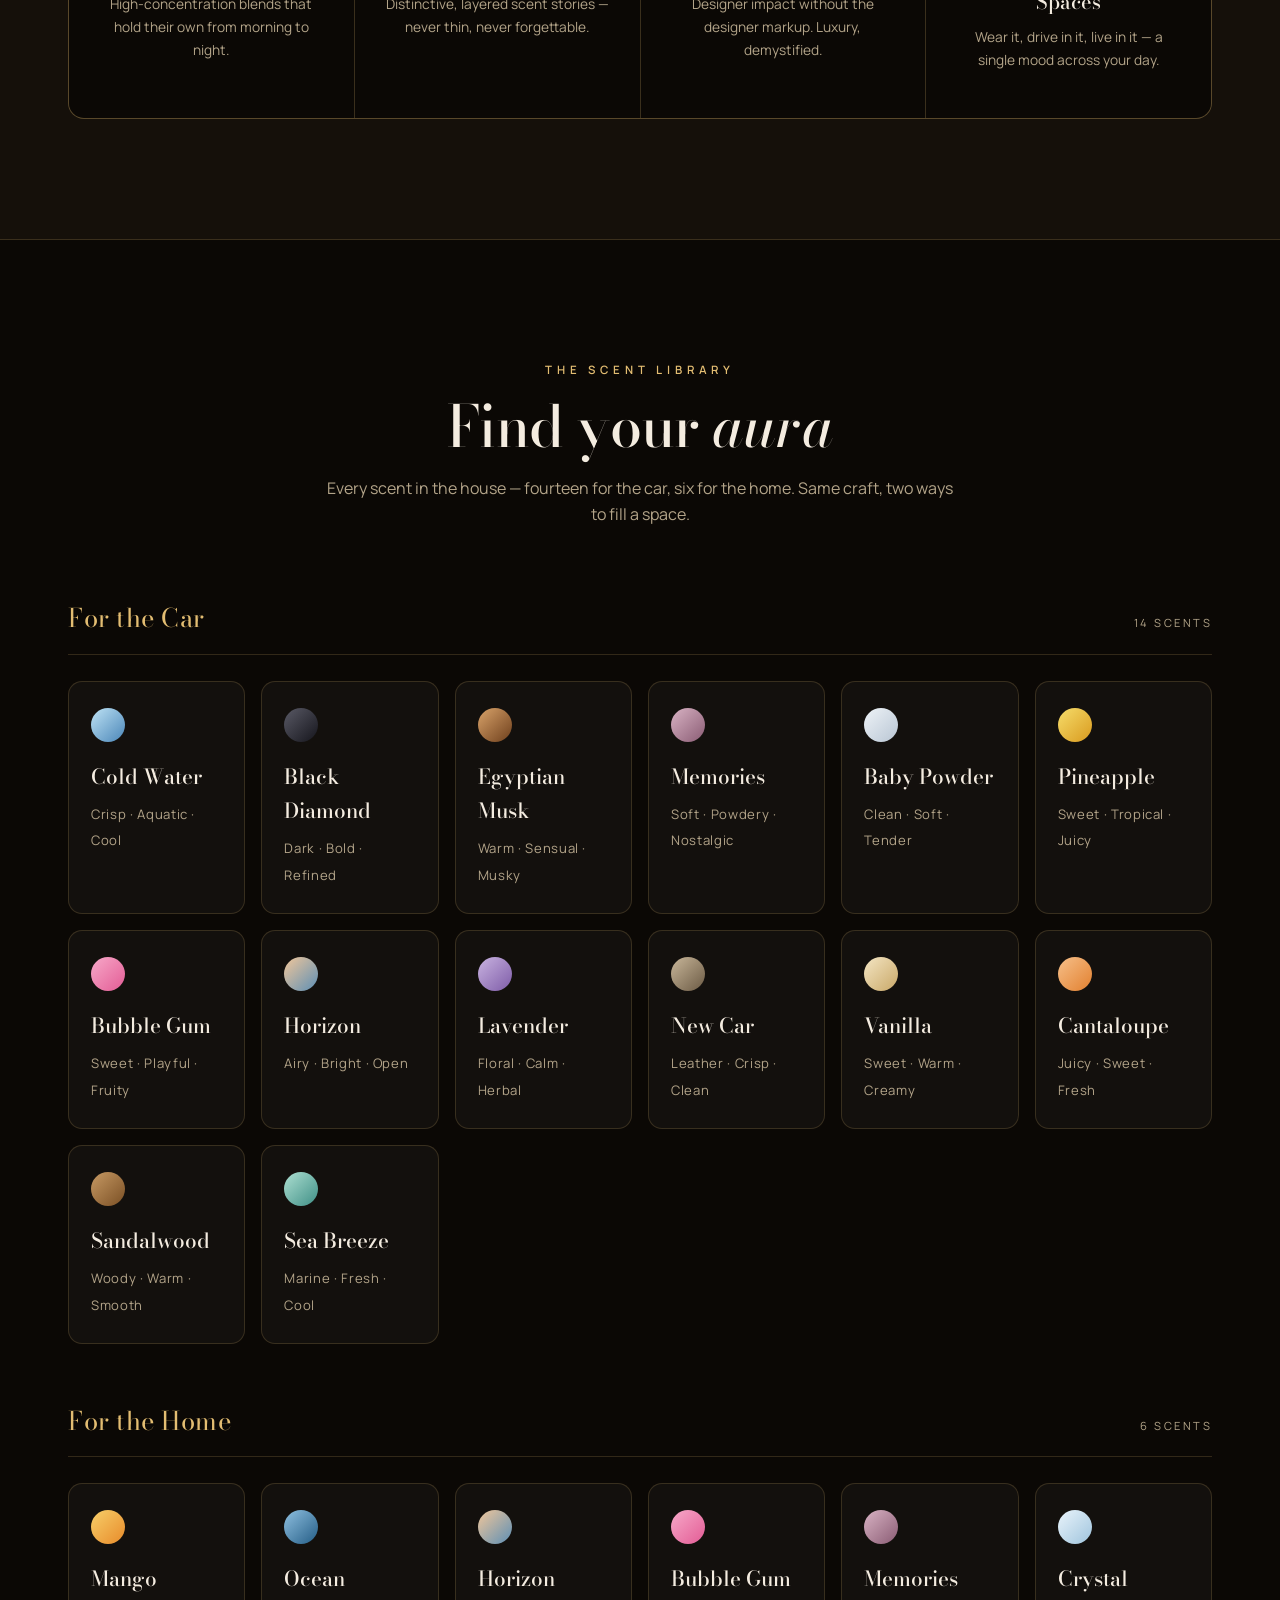
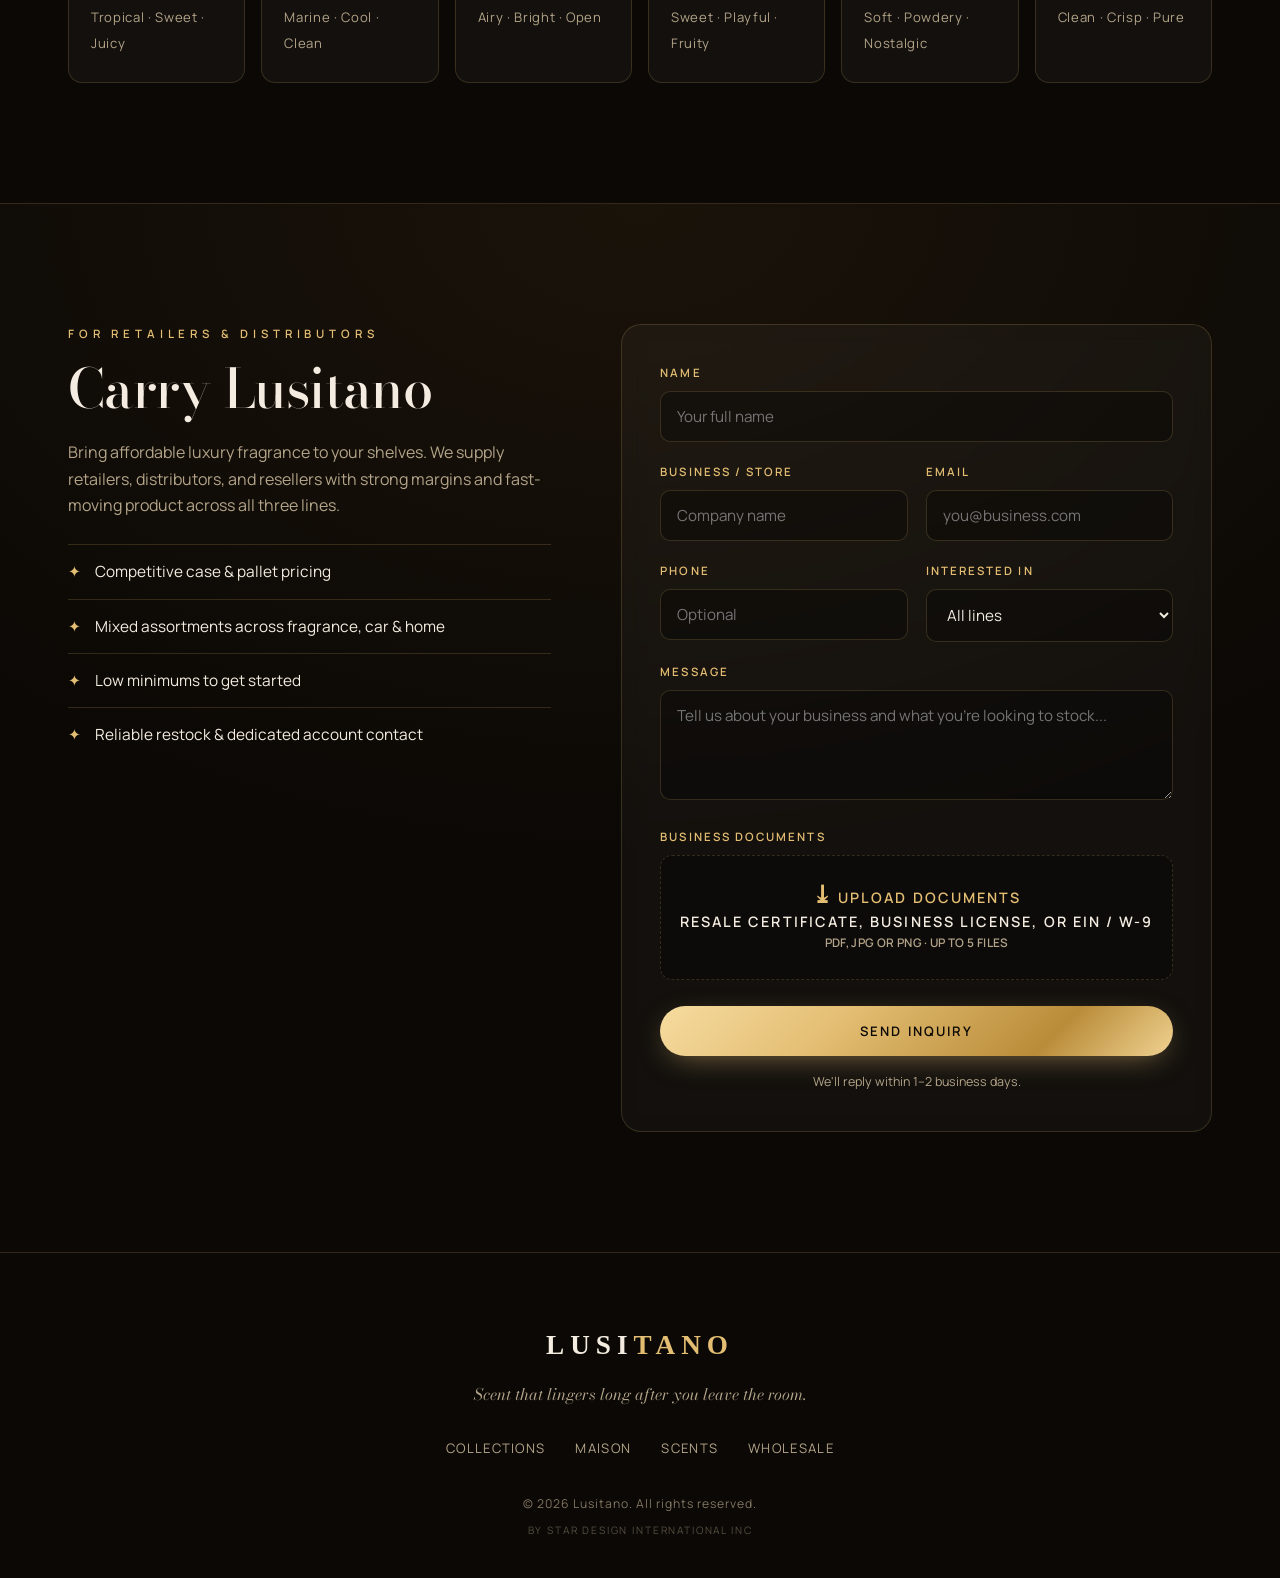
<file: index (24).html>
<!DOCTYPE html>
<html lang="en">
<head>
<meta charset="UTF-8">
<meta name="viewport" content="width=device-width, initial-scale=1.0">
<title>Lusitano — Signature Fragrance, Car &amp; Home Scents</title>
<meta name="description" content="Lusitano crafts bold signature fragrances, car scents, and home air fresheners. Affordable luxury, made to linger. Wholesale inquiries welcome.">

<!-- Open Graph -->
<meta property="og:type" content="website">
<meta property="og:title" content="Lusitano — Signature Fragrance, Car &amp; Home Scents">
<meta property="og:description" content="Bold signature fragrances, car scents, and home air fresheners. Affordable luxury, made to linger.">
<meta property="og:site_name" content="Lusitano">
<meta name="theme-color" content="#0b0805">
<link rel="icon" type="image/svg+xml" href="favicon.svg">

<link rel="preconnect" href="https://fonts.googleapis.com">
<link rel="preconnect" href="https://fonts.gstatic.com" crossorigin>
<link href="https://fonts.googleapis.com/css2?family=Bodoni+Moda:ital,opsz,wght@0,6..96,400;0,6..96,500;0,6..96,600;0,6..96,700;0,6..96,900;1,6..96,400;1,6..96,500&family=Tinos:wght@400;700&family=Manrope:wght@300;400;500;600;700&display=swap" rel="stylesheet">

<style>
:root{
  --bg:#0b0805;
  --bg-2:#15100a;
  --ink:#f4ece0;
  --muted:#b3a489;
  --gold:#e3bd72;
  --gold-bright:#f6dca0;
  --logo:#ecdfb0;
  --gold-deep:#b98c39;
  --line:rgba(227,189,114,.18);
  --glass:rgba(255,255,255,.035);
  --grad-gold:linear-gradient(135deg,#f6dca0 0%,#e3bd72 35%,#b98c39 75%,#f0d291 100%);
  --serif:"Bodoni Moda",serif;
  --wordmark:"Times New Roman","Tinos",Times,serif;
  --sans:"Manrope",system-ui,sans-serif;
}
*{margin:0;padding:0;box-sizing:border-box}
html{scroll-behavior:smooth}
body{
  background:var(--bg);
  color:var(--ink);
  font-family:var(--sans);
  font-weight:400;
  line-height:1.65;
  overflow-x:hidden;
  -webkit-font-smoothing:antialiased;
}

/* ---- Atmospheric background ---- */
.atmosphere{position:fixed;inset:0;z-index:-3;overflow:hidden;background:radial-gradient(120% 80% at 50% -10%,#1c140a 0%,#0b0805 55%,#070504 100%)}
.mist{position:absolute;border-radius:50%;filter:blur(70px);opacity:.5;mix-blend-mode:screen;animation:drift 24s ease-in-out infinite}
.mist.a{width:46vw;height:46vw;left:-8vw;top:8vh;background:radial-gradient(circle,rgba(227,189,114,.55),transparent 70%)}
.mist.b{width:38vw;height:38vw;right:-6vw;top:30vh;background:radial-gradient(circle,rgba(185,140,57,.5),transparent 70%);animation-duration:30s;animation-delay:-6s}
.mist.c{width:32vw;height:32vw;left:30vw;bottom:-10vh;background:radial-gradient(circle,rgba(246,220,160,.4),transparent 70%);animation-duration:34s;animation-delay:-12s}
@keyframes drift{
  0%,100%{transform:translate(0,0) scale(1)}
  33%{transform:translate(6vw,-5vh) scale(1.12)}
  66%{transform:translate(-5vw,4vh) scale(.95)}
}
/* grain */
.mist-canvas{position:fixed;inset:0;z-index:-1;pointer-events:none}
.grain{position:fixed;inset:0;z-index:-2;pointer-events:none;opacity:.05;
  background-image:url("data:image/svg+xml,%3Csvg xmlns='http://www.w3.org/2000/svg' width='160' height='160'%3E%3Cfilter id='n'%3E%3CfeTurbulence type='fractalNoise' baseFrequency='0.85' numOctaves='3'/%3E%3C/filter%3E%3Crect width='100%25' height='100%25' filter='url(%23n)'/%3E%3C/svg%3E")}

/* ---- Shared ---- */
.wrap{max-width:1200px;margin:0 auto;padding:0 28px}
.gold-text{background:var(--grad-gold);-webkit-background-clip:text;background-clip:text;color:transparent}
.eyebrow{font-family:var(--sans);font-size:.72rem;letter-spacing:.42em;text-transform:uppercase;color:var(--gold);font-weight:600;margin-bottom:18px}
h1,h2,h3{font-family:var(--serif);font-weight:500;line-height:1.04;letter-spacing:-.01em}
section{position:relative;padding:120px 0}

/* ---- Nav ---- */
nav{position:fixed;top:0;left:0;right:0;z-index:50;display:flex;align-items:center;justify-content:space-between;
  padding:20px 40px;transition:.4s}
nav.scrolled{padding:14px 40px;background:rgba(11,8,5,.92);border-bottom:1px solid var(--line)}
.logo{display:flex;align-items:center;gap:12px;text-decoration:none;font-family:var(--wordmark);font-weight:700;font-size:1.4rem;letter-spacing:.2em;text-transform:uppercase;color:var(--ink)}
.logo .logo-word span{color:var(--gold)}
.logo-mark{height:36px;width:auto;aspect-ratio:277/388;color:var(--logo);display:block}
.hero-mark{height:clamp(120px,17vw,190px);width:auto;aspect-ratio:277/388;color:#f2e7bb;margin-bottom:24px;opacity:0;animation:rise .9s .1s forwards;filter:drop-shadow(0 14px 34px rgba(227,189,114,.5))}
.nav-links{display:flex;gap:38px;align-items:center}
.nav-links a{color:var(--muted);text-decoration:none;font-size:.82rem;letter-spacing:.14em;text-transform:uppercase;font-weight:500;transition:.3s;position:relative}
.nav-links a:hover{color:var(--ink)}
.nav-links a.cta{padding:10px 22px;border:1px solid var(--gold);border-radius:40px;color:var(--gold)}
.nav-links a.cta:hover{background:var(--gold);color:#0b0805}
.burger{display:none;flex-direction:column;gap:5px;cursor:pointer;background:none;border:none;padding:4px}
.burger span{width:26px;height:2px;background:var(--gold);display:block;transition:.3s;transform-origin:center}
.burger.open span:nth-child(1){transform:translateY(7px) rotate(45deg)}
.burger.open span:nth-child(2){opacity:0}
.burger.open span:nth-child(3){transform:translateY(-7px) rotate(-45deg)}

/* ---- Hero ---- */
.hero{position:relative;min-height:100vh;display:flex;flex-direction:column;align-items:center;justify-content:center;text-align:center;padding-top:80px}
.hero .eyebrow{opacity:0;animation:rise .9s .2s forwards}
.hero h1{font-family:var(--wordmark);font-size:clamp(3.4rem,12vw,10rem);font-weight:700;letter-spacing:.03em;opacity:0;animation:rise 1s .35s forwards}
.hero h1 .shimmer{background:linear-gradient(110deg,#b98c39 20%,#f6dca0 38%,#fff6e0 50%,#f6dca0 62%,#b98c39 80%);
  background-size:200% auto;-webkit-background-clip:text;background-clip:text;color:transparent;animation:shine 6s linear infinite}
@keyframes shine{to{background-position:200% center}}
.hero .tag{font-family:var(--serif);font-style:italic;font-size:clamp(1.1rem,2.6vw,1.7rem);color:var(--ink);margin-top:8px;opacity:0;animation:rise 1s .55s forwards}
.hero .sub{max-width:540px;color:var(--muted);margin:26px auto 0;font-size:1.02rem;opacity:0;animation:rise 1s .7s forwards}
.hero-cta{display:flex;gap:16px;margin-top:42px;opacity:0;animation:rise 1s .85s forwards;flex-wrap:wrap;justify-content:center}
.btn{font-family:var(--sans);font-size:.82rem;letter-spacing:.16em;text-transform:uppercase;font-weight:600;
  padding:16px 34px;border-radius:44px;text-decoration:none;cursor:pointer;border:none;transition:.35s;display:inline-block}
.btn-gold{background:var(--grad-gold);color:#0b0805;box-shadow:0 8px 30px -10px rgba(227,189,114,.6)}
.btn-gold:hover{transform:translateY(-3px);box-shadow:0 14px 40px -10px rgba(227,189,114,.8)}
.btn-ghost{border:1px solid var(--line);color:var(--ink)}
.btn-ghost:hover{border-color:var(--gold);color:var(--gold)}
.scroll-hint{position:absolute;bottom:34px;left:0;right:0;display:flex;flex-direction:column;align-items:center;color:var(--muted);font-size:.66rem;text-transform:uppercase;opacity:0;animation:rise 1s 1.1s forwards}
.scroll-hint .sh-text{letter-spacing:.32em;margin-right:-.32em}
.scroll-hint::after{content:"";display:block;width:1px;height:46px;background:linear-gradient(var(--gold),transparent);margin-top:14px}
@keyframes rise{from{opacity:0;transform:translateY(28px)}to{opacity:1;transform:translateY(0)}}

/* ---- Marquee strip ---- */
.marquee{border-top:1px solid var(--line);border-bottom:1px solid var(--line);padding:22px 0;overflow:hidden;white-space:nowrap;background:var(--bg-2)}
.marquee-track{display:inline-block;animation:scroll 28s linear infinite}
.marquee-track span{font-family:var(--serif);font-style:italic;font-size:1.3rem;color:var(--muted);margin:0 36px}
.marquee-track span b{color:var(--gold);font-style:normal;font-weight:500}
@keyframes scroll{from{transform:translateX(0)}to{transform:translateX(-50%)}}

/* ---- Section heading ---- */
.head{text-align:center;max-width:640px;margin:0 auto 70px}
.head h2{font-size:clamp(2.2rem,5vw,3.6rem)}
.head p{color:var(--muted);margin-top:18px}

/* ---- Collections ---- */
.collections{display:grid;grid-template-columns:repeat(3,1fr);gap:26px}
.card{position:relative;border:1px solid var(--line);border-radius:18px;padding:42px 32px 38px;background:var(--glass);
  backdrop-filter:blur(8px);overflow:hidden;transition:.45s;text-align:center}
.card::before{content:"";position:absolute;inset:0;background:radial-gradient(120% 80% at 50% 0%,rgba(227,189,114,.12),transparent 60%);opacity:0;transition:.45s}
.card:hover{transform:translateY(-8px);border-color:var(--gold)}
.card:hover::before{opacity:1}
.card .art{height:200px;display:flex;align-items:center;justify-content:center;margin-bottom:24px}
.card .art svg{height:100%;filter:drop-shadow(0 16px 30px rgba(227,189,114,.25))}
.card h3{font-size:1.7rem;margin-bottom:10px}
.card p{color:var(--muted);font-size:.94rem}
.card .num{position:absolute;top:18px;right:22px;font-family:var(--serif);font-style:italic;color:var(--line);font-size:1.4rem}

/* ---- Story / split ---- */
.story{display:grid;grid-template-columns:1.1fr .9fr;gap:80px;align-items:center}
.story .vis{aspect-ratio:1;border-radius:20px;border:1px solid var(--line);background:
  radial-gradient(circle at 50% 35%,rgba(227,189,114,.18),transparent 60%),var(--bg-2);
  display:flex;align-items:center;justify-content:center;position:relative;overflow:hidden}
.story .vis svg{height:62%;filter:drop-shadow(0 20px 40px rgba(227,189,114,.3))}
.story .vis .ring{position:absolute;width:78%;height:78%;border:1px solid var(--line);border-radius:50%;animation:spin 40s linear infinite}
.story .vis .ring.two{width:92%;height:92%;animation-duration:60s;animation-direction:reverse;border-style:dashed}
@keyframes spin{to{transform:rotate(360deg)}}
.story h2{font-size:clamp(2rem,4.5vw,3.2rem);margin-bottom:24px}
.story p{color:var(--muted);margin-bottom:18px}
.story .signoff{font-family:var(--serif);font-style:italic;color:var(--gold);font-size:1.2rem}

/* ---- Features ---- */
.features{background:var(--bg-2);border-top:1px solid var(--line);border-bottom:1px solid var(--line)}
.feat-grid{display:grid;grid-template-columns:repeat(4,1fr);gap:1px;background:var(--line);border:1px solid var(--line);border-radius:16px;overflow:hidden}
.feat{background:var(--bg);padding:46px 30px;text-align:center;transition:.4s}
.feat:hover{background:var(--bg-2)}
.feat .ico{font-family:var(--serif);font-size:2.4rem;margin-bottom:14px}
.feat h4{font-family:var(--serif);font-size:1.25rem;font-weight:500;margin-bottom:8px}
.feat p{color:var(--muted);font-size:.86rem}

/* ---- Scent families ---- */
.scent-group{margin-bottom:56px}
.scent-group:last-child{margin-bottom:0}
.scent-group-head{display:flex;align-items:baseline;gap:16px;margin-bottom:26px;padding-bottom:14px;border-bottom:1px solid var(--line)}
.sg-label{font-family:var(--serif);font-size:1.6rem;color:var(--gold);letter-spacing:.02em}
.sg-count{font-size:.7rem;letter-spacing:.22em;text-transform:uppercase;color:var(--muted);margin-left:auto}
.scent-hint{display:none;font-size:.66rem;letter-spacing:.18em;text-transform:uppercase;color:var(--gold);opacity:.75;margin-left:12px}
.scents{display:grid;grid-template-columns:repeat(auto-fill,minmax(170px,1fr));gap:16px}
.scent{border:1px solid var(--line);border-radius:14px;padding:26px 22px;background:var(--glass);transition:.4s;cursor:default}
.scent:hover{border-color:var(--gold);transform:translateY(-5px)}
.scent .dot{width:34px;height:34px;border-radius:50%;margin-bottom:18px}
.scent h4{font-family:var(--serif);font-size:1.3rem;font-weight:500;margin-bottom:6px}
.scent span{color:var(--muted);font-size:.82rem;letter-spacing:.05em}

/* ---- Wholesale ---- */
.wholesale{background:radial-gradient(110% 90% at 50% 0%,#1a130a,#0b0805 70%);border-top:1px solid var(--line)}
.ws-grid{display:grid;grid-template-columns:.9fr 1.1fr;gap:70px;align-items:start}
.ws-copy h2{font-size:clamp(2.2rem,5vw,3.4rem);margin-bottom:22px}
.ws-copy p{color:var(--muted);margin-bottom:26px}
.ws-list{list-style:none}
.ws-list li{padding:14px 0;border-top:1px solid var(--line);color:var(--ink);font-size:.96rem;display:flex;gap:14px;align-items:center}
.ws-list li::before{content:"✦";color:var(--gold)}
.form{border:1px solid var(--line);border-radius:20px;padding:38px;background:var(--glass);backdrop-filter:blur(10px)}
.field{margin-bottom:20px}
.field label{display:block;font-size:.72rem;letter-spacing:.18em;text-transform:uppercase;color:var(--gold);margin-bottom:9px;font-weight:600}
.field input,.field textarea,.field select{width:100%;background:rgba(0,0,0,.3);border:1px solid var(--line);border-radius:10px;
  padding:14px 16px;color:var(--ink);font-family:var(--sans);font-size:.95rem;transition:.3s}
.field input:focus,.field textarea:focus,.field select:focus{outline:none;border-color:var(--gold);background:rgba(0,0,0,.5)}
.field textarea{resize:vertical;min-height:110px}
.field-row{display:grid;grid-template-columns:1fr 1fr;gap:18px}
.form .btn-gold{width:100%;margin-top:6px}
.dropzone{display:flex;flex-direction:column;align-items:center;text-align:center;gap:8px;padding:26px 18px;border:1.5px dashed var(--line);border-radius:12px;background:rgba(0,0,0,.25);cursor:pointer;transition:.3s}
.dropzone:hover{border-color:var(--gold);background:rgba(0,0,0,.4)}
.dz-icon{font-size:1.5rem;color:var(--gold);line-height:1}
.dz-text{font-size:.9rem;color:var(--ink)}
.dz-text b{color:var(--gold);font-weight:600}
.dz-files{font-size:.74rem;color:var(--muted);letter-spacing:.03em;word-break:break-word}
.dropzone input[type=file]{display:none}
.form-note{font-size:.78rem;color:var(--muted);text-align:center;margin-top:16px}

/* ---- Footer ---- */
footer{padding:70px 0 40px;border-top:1px solid var(--line);text-align:center}
.foot-logo{font-family:var(--wordmark);font-weight:700;font-size:1.7rem;letter-spacing:.22em;text-transform:uppercase;margin-bottom:14px}
.foot-logo span{color:var(--gold)}
.foot-tag{font-family:var(--serif);font-style:italic;color:var(--muted);margin-bottom:30px}
.foot-links{display:flex;gap:30px;justify-content:center;flex-wrap:wrap;margin-bottom:34px}
.foot-links a{color:var(--muted);text-decoration:none;font-size:.82rem;letter-spacing:.1em;text-transform:uppercase;transition:.3s}
.foot-links a:hover{color:var(--gold)}
.copyright{color:var(--muted);font-size:.76rem;letter-spacing:.08em;opacity:.7}
.credit{color:var(--muted);font-size:.64rem;letter-spacing:.18em;text-transform:uppercase;opacity:.45;margin-top:8px}

/* ---- Reveal ---- */
.reveal{opacity:0;transform:translateY(40px);transition:.9s cubic-bezier(.2,.7,.2,1)}
.reveal.in{opacity:1;transform:none}

/* ---- Responsive ---- */
@media(max-width:900px){
  nav,nav.scrolled{padding:16px 22px}
  .nav-links{position:fixed;inset:0;width:100%;flex-direction:column;justify-content:center;align-items:center;gap:34px;background:rgba(11,8,5,.97);
    backdrop-filter:blur(20px);transform:translateX(100%);transition:.4s;z-index:55}
  .nav-links.open{transform:none}
  .nav-links a{font-size:1.15rem;letter-spacing:.18em}
  .nav-links a.cta{padding:14px 32px}
  .burger{display:flex;z-index:60}
  /* hero cleanup on mobile */
  .hero{padding:84px 24px 40px}
  .hero h1{font-size:2.7rem;letter-spacing:.02em}
  .hero .tag{font-size:1.02rem;margin-top:10px}
  .hero .sub{font-size:.92rem;margin-top:20px}
  .hero-cta{margin-top:34px;gap:12px}
  .scroll-hint{display:none}
  .collections,.feat-grid,.story,.ws-grid{grid-template-columns:1fr}
  .feat-grid{gap:1px}
  .story{gap:40px}
  .ws-grid{gap:44px}
  section{padding:80px 0}
  .field-row{grid-template-columns:1fr}
  /* tone down atmosphere on mobile */
  .mist{opacity:.2;filter:blur(55px)}
  .mist.c{display:none}
  /* scents become a side-scroll carousel */
  .scents{display:flex;gap:14px;overflow-x:auto;scroll-snap-type:x mandatory;-webkit-overflow-scrolling:touch;padding:4px 0 16px;scrollbar-width:none}
  .scents::-webkit-scrollbar{display:none}
  .scent{flex:0 0 72%;scroll-snap-align:center}
  .scent-hint{display:block}
}
</style>
</head>
<body>

<div class="atmosphere">
  <div class="mist a"></div><div class="mist b"></div><div class="mist c"></div>
</div>
<div class="grain"></div>
<canvas class="mist-canvas" id="mistCanvas"></canvas>
<svg width="0" height="0" aria-hidden="true" style="position:absolute"><symbol id="horseMark" viewBox="822.80 273.86 277.03 388.39"><path transform="matrix(1,0,0,-1,1033.657,418.74708)" d="M0 0C1.201 1.134-.022 4.557-.046 6.034-.064 7.209 .557 8.403 .476 9.471 .398 10.495-.183 13.814-1.399 14.179-2.278 11.052-2.428 7.162-2.112 3.906-2.052 3.285-1.524-1.439 0 0M-136.891 29.08C-139.986 26.578-139.642 21.987-140.446 18.445L-141.102 24.425-139.026 29.789-142.924 26.246C-143.793 28.637-139.394 30.169-137.981 31.943-134.559 36.237-133.401 48.391-133.351 53.903L-136.895 45.759C-137.873 44.602-137.632 46.519-137.534 47.091-136.083 55.61-133.119 64.056-129.791 71.988-130.779 72.474-132.027 70.385-132.514 69.745-134.268 67.439-136.155 64.551-136.9 61.715-138.33 61.693-137.481 64.561-137.288 65.299-134.645 75.355-126.924 84.226-119.867 91.494-130.223 90.707-134.712 83.29-139.84 75.653-140.329 74.924-141.263 73.438-141.134 75.525-135.677 93.495-123.917 108.929-108.521 119.523-112.001 120.624-115.668 115.917-118.105 114.918-118.43 114.784-119.267 114.732-119.154 115.261-112.171 122.118-103.019 127.631-92.908 127.675-92.747 130.79-93.798 134.534-91.139 136.885-90.313 135.965-83.939 129.495-82.985 130.518-82.925 132.682-84.912 135.183-82.628 136.885-82.249 136.882-78.837 133.578-77.799 133.151-76.357 132.557-75.369 133.486-73.53 132.569-66.628 129.128-57.614 120.817-50.864 116.171-46.051 112.859-37.905 109.099-34.065 106.016-28.076 101.209-27.647 90.256-36.287 87.725-43.529 85.603-45.387 90.35-51.049 91.869-51.868 92.089-56.545 92.92-57.091 92.92H-70.923C-68.465 80.56-63.466 69.158-53.907 60.637-45.95 53.543-36.231 54.13-32.067 42.755-31.111 40.144-31.303 33.623-27.852 35.294-23.158 37.567-13.559 47.299-9.385 48.098-7.511 48.457 .516 45.263 1.82 44.012 3.701 42.208 4.275 31.91 5.18 28.22 7.363 19.323 14.368 10.008 10.561 1.151 9.524-1.261-.891-21.011-1.792-21.963-3.291-23.546-5.288-23.02-6.764-24.084-8.688-25.471-13.399-35.471-16.586-34.706-22.999-27.105-26.01-13.63-12.05-13.471L-14.814-11.995C-15.298-8.266-11.255-6.116-10.675-2.44-10.122 1.063-10.903 15.739-16.534 14.75-21.405 10.792-29.211 7.593-32.045 1.906-34.67-3.363-36.52-10.244-39.103-15.862-48.423-36.137-58.015-48.339-72.706-64.542-74.571-66.599-80.219-72.617-81.007-74.68-82.925-79.702-77.867-87.707-77.313-93.287-75.945-107.074-86.086-128.672-93.327-140.391-97.694-147.458-105.059-154.511-106.206-162.978-108.585-180.535-101.967-194.192-93.478-208.758-91.739-211.743-85.344-222.736-82.99-223.802-79.966-225.172-78.668-223.95-76.281-224.131-54.271-225.799-25.232-225.597-3.191-223.434 20.078-221.149 37.891-196.936 46.949-177.104 47.981-174.845 50.598-166.263 51.425-165.265 52.589-163.862 56.354-164.818 58.173-164.573L47.539-235.506C38.214-234.933 28.82-235.156 19.488-234.821-30.666-233.02-80.594-233.455-130.832-234.821-139.929-235.068-149.08-234.578-158.173-234.791-158.18-233.418-158.07-229.872-156.996-229.06-155.746-228.115-147.07-226.283-144.828-225.791-139.087-224.532-120.156-223.027-117.393-219.177-114.724-215.457-116.672-212.888-116.347-209.649-115.633-202.549-114.176-199.91-115.938-192.204-118.104-182.731-122.839-174.828-125.287-163.958-125.801-161.674-127.503-159.038-127.644-157.035-127.945-152.763-122.881-143.649-122.178-138.494-120.282-124.579-135.505-110.38-141.268-98.367L-146.822-87.25V-97.536C-146.822-101.67-142.45-113.774-141.476-119.145-139.079-132.364-138.412-146.312-142.538-159.275L-146.105-165.983C-145.872-158.172-143.267-148.229-148.942-141.869-144.857-168.03-153.548-201.627-184.413-203.939-178.414-199.873-169.681-196.574-167.528-188.901-167.283-188.028-166.971-186.876-168.439-187.279-170.377-187.812-174.07-190.793-176.627-191.864-183.65-194.804-197.604-195.557-195.773-205.709-199.163-203.263-199.184-198.356-197.93-194.679-195.292-186.942-182.093-176.109-177.648-167.435-175.221-162.701-173.13-156.386-174.131-151.083-176.451-163.023-182.11-174.159-191.984-181.472-194.963-183.678-198.932-186.583-202.855-186.206-192.424-179.068-186.068-170.054-185.098-157.147-184.119-144.118-186.651-132.302-184.224-119.008-182.821-111.324-179.561-104.342-175.898-97.542L-182.281-101.799C-184.19-104.359-186.143-106.625-186.553-109.944-187.674-110.142-187.319-108.966-187.202-108.238-185.944-100.406-180.027-95.272-173.072-92.207-173.146-90.626-176.233-91.92-177.004-92.181L-187.25-97.539C-184.907-94.72-181.56-93.376-178.566-91.515-168.526-85.274-165.864-83.213-157.087-75.212-154.617-72.961-148.91-70.551-147.547-69.147-146.227-67.789-145.179-62.081-144.121-59.805-134.801-39.76-104.845-23.189-103.528-1.033-103.459 .124-103.474 3.232-104.964 3.541-106.215-11.239-118.604-28.037-134.763-26.95-132.235-24.834-128.973-23.696-126.31-21.578-122.402-18.469-119.978-14.685-117.744-10.283-117.321-8.978-126.841-14.196-127.682-14.532-135.18-17.53-147.221-17.884-146.464-28.372-152.52-20.537-146.658-13.724-141.837-7.47-133.97 2.732-122.74 11.674-124.13 26.239L-127.328 15.615C-130.894 7.774-136.51-.04-143.761-4.836-146.108-6.388-149.625-9.117-152.493-8.163-149.279-5.336-145.213-2.288-142.583 1.078-141.387 2.608-136.891 10.319-136.891 11.701Z" fill="currentColor"/></symbol></svg>

<!-- NAV -->
<nav id="nav">
  <a class="logo" href="#top">
    <svg class="logo-mark" aria-hidden="true"><use href="#horseMark"/></svg>
    <span class="logo-word">Lusi<span>tano</span></span>
  </a>
  <div class="nav-links" id="navLinks">
    <a href="#collections">Collections</a>
    <a href="#story">Maison</a>
    <a href="#scents">Scents</a>
    <a href="#wholesale" class="cta">Wholesale</a>
  </div>
  <button class="burger" id="burger" aria-label="Menu"><span></span><span></span><span></span></button>
</nav>

<!-- HERO -->
<header class="hero" id="top">
  <svg class="hero-mark" role="img" aria-label="Lusitano"><use href="#horseMark"/></svg>
  <div class="eyebrow">Fragrance · Auto · Home</div>
  <h1><span class="shimmer">LUSITANO</span></h1>
  <div class="tag">Scent that lingers long after you leave the room.</div>
  <p class="sub">A house of bold signature fragrances, refined car scents, and home air fresheners — affordable luxury, crafted to be remembered.</p>
  <div class="hero-cta">
    <a href="#collections" class="btn btn-gold">Explore the House</a>
    <a href="#wholesale" class="btn btn-ghost">Wholesale Inquiry</a>
  </div>
  <div class="scroll-hint"><span class="sh-text">Discover</span></div>
</header>

<!-- MARQUEE -->
<div class="marquee">
  <div class="marquee-track">
    <span>Eau de Parfum <b>·</b> Car Scents <b>·</b> Room Sprays <b>·</b> Signature Blends <b>·</b></span>
    <span>Eau de Parfum <b>·</b> Car Scents <b>·</b> Room Sprays <b>·</b> Signature Blends <b>·</b></span>
  </div>
</div>

<!-- COLLECTIONS -->
<section id="collections">
  <div class="wrap">
    <div class="head reveal">
      <div class="eyebrow">The Collections</div>
      <h2>Three ways to wear your <em>signature</em></h2>
      <p>From the bottle on your dresser to the cabin of your car to the air of your home — one house, one unmistakable mood.</p>
    </div>
    <div class="collections">

      <div class="card reveal">
        <div class="num">01</div>
        <div class="art">
          <svg viewBox="0 0 120 200" xmlns="http://www.w3.org/2000/svg">
            <defs><linearGradient id="g1" x1="0" y1="0" x2="1" y2="1">
              <stop offset="0" stop-color="#f6dca0"/><stop offset="1" stop-color="#b98c39"/></linearGradient></defs>
            <rect x="48" y="6" width="24" height="20" rx="3" fill="url(#g1)"/>
            <rect x="44" y="24" width="32" height="14" rx="2" fill="#7a5c24"/>
            <rect x="22" y="38" width="76" height="150" rx="14" fill="none" stroke="url(#g1)" stroke-width="2.5"/>
            <rect x="32" y="86" width="56" height="92" rx="8" fill="url(#g1)" opacity="0.22"/>
            <text x="60" y="142" text-anchor="middle" font-family="Bodoni Moda,serif" font-size="30" fill="url(#g1)">L</text>
          </svg>
        </div>
        <h3>Fine Fragrance</h3>
        <p>Long-wearing eau de parfum in bold, layered signatures — designed to be noticed, priced to be yours.</p>
      </div>

      <div class="card reveal">
        <div class="num">02</div>
        <div class="art">
          <svg viewBox="0 0 120 200" xmlns="http://www.w3.org/2000/svg">
            <defs>
              <linearGradient id="carG" x1="0" y1="0" x2="1" y2="1"><stop offset="0" stop-color="#f6dca0"/><stop offset="1" stop-color="#b98c39"/></linearGradient>
              <linearGradient id="carLiq" x1="0" y1="0" x2="0" y2="1"><stop offset="0" stop-color="#f6dca0"/><stop offset="1" stop-color="#c9962f"/></linearGradient>
            </defs>
            <rect x="46" y="14" width="28" height="48" rx="11" fill="url(#carG)" opacity="0.12"/>
            <rect x="46" y="14" width="28" height="48" rx="11" fill="none" stroke="url(#carG)" stroke-width="1.8"/>
            <rect x="42" y="62" width="36" height="16" rx="2.5" fill="url(#carG)" opacity="0.3" stroke="url(#carG)" stroke-width="1.6"/>
            <path d="M42 78 L78 78 C84 82 88 88 88 100 L88 180 Q88 192 76 192 L44 192 Q32 192 32 180 L32 100 C32 88 36 82 42 78 Z" fill="url(#carLiq)" opacity="0.16" stroke="url(#carG)" stroke-width="2.2"/>
          </svg>
        </div>
        <h3>Car Scents</h3>
        <p>Concentrated oil-based sprays in signature scents like Horizon — a few mists and the cabin smells like a boutique for weeks, not days.</p>
      </div>

      <div class="card reveal">
        <div class="num">03</div>
        <div class="art">
          <svg viewBox="0 0 120 200" xmlns="http://www.w3.org/2000/svg">
            <defs>
              <linearGradient id="g3" x1="0" y1="0" x2="1" y2="1"><stop offset="0" stop-color="#f6dca0"/><stop offset="1" stop-color="#b98c39"/></linearGradient>
              <linearGradient id="g3liq" x1="0" y1="0" x2="0" y2="1"><stop offset="0" stop-color="#f6dca0"/><stop offset="1" stop-color="#c9962f"/></linearGradient>
            </defs>
            <g fill="url(#g3)" opacity="0.6"><circle cx="34" cy="22" r="2"/><circle cx="28" cy="16" r="1.5"/><circle cx="36" cy="13" r="1.2"/></g>
            <rect x="46" y="20" width="28" height="18" rx="3" fill="url(#g3)" opacity="0.3" stroke="url(#g3)" stroke-width="1.6"/>
            <rect x="38" y="25" width="9" height="6" rx="1.5" fill="url(#g3)" opacity="0.5" stroke="url(#g3)" stroke-width="1.2"/>
            <rect x="52" y="38" width="16" height="10" fill="url(#g3)" opacity="0.3" stroke="url(#g3)" stroke-width="1.4"/>
            <path d="M44 48 L76 48 C82 52 86 58 86 70 L86 180 Q86 192 74 192 L46 192 Q34 192 34 180 L34 70 C34 58 38 52 44 48 Z" fill="url(#g3liq)" opacity="0.15" stroke="url(#g3)" stroke-width="2.2"/>
          </svg>
        </div>
        <h3>Home &amp; Air</h3>
        <p>Fine-mist room sprays that turn an ordinary space into one people remember walking into.</p>
      </div>

    </div>
  </div>
</section>

<!-- STORY -->
<section id="story">
  <div class="wrap">
    <div class="story">
      <div class="reveal">
        <div class="eyebrow">The Maison</div>
        <h2>Luxury you can <em>actually</em> afford</h2>
        <p>Lusitano was built on a simple belief: a great scent shouldn't cost a small fortune. We obsess over the blend, the longevity, and the bottle — then we leave the inflated price tag behind.</p>
        <p>Every fragrance is composed to last, layered with character, and presented like it belongs on a department-store shelf. The only thing missing is the markup.</p>
        <p class="signoff">— The Lusitano House</p>
      </div>
      <div class="vis reveal">
        <div class="ring"></div><div class="ring two"></div>
        <svg viewBox="0 0 120 200" xmlns="http://www.w3.org/2000/svg">
          <defs><linearGradient id="g4" x1="0" y1="0" x2="1" y2="1">
            <stop offset="0" stop-color="#fff6e0"/><stop offset="0.5" stop-color="#e3bd72"/><stop offset="1" stop-color="#b98c39"/></linearGradient></defs>
          <rect x="50" y="4" width="20" height="18" rx="3" fill="url(#g4)"/>
          <rect x="46" y="20" width="28" height="12" rx="2" fill="#7a5c24"/>
          <path d="M28 32 Q60 24 92 32 L92 178 Q92 192 78 192 L42 192 Q28 192 28 178 Z" fill="none" stroke="url(#g4)" stroke-width="2.5"/>
          <path d="M40 88 L80 88 L80 176 Q80 182 74 182 L46 182 Q40 182 40 176 Z" fill="url(#g4)" opacity="0.22"/>
          <text x="60" y="140" text-anchor="middle" font-family="Bodoni Moda,serif" font-size="42" fill="url(#g4)">L</text>
        </svg>
      </div>
    </div>
  </div>
</section>

<!-- FEATURES -->
<section class="features">
  <div class="wrap">
    <div class="head reveal">
      <div class="eyebrow">Why Lusitano</div>
      <h2>Made to last. Made to <em>move</em>.</h2>
    </div>
    <div class="feat-grid">
      <div class="feat reveal"><div class="ico gold-text">✦</div><h4>Long-Lasting</h4><p>High-concentration blends that hold their own from morning to night.</p></div>
      <div class="feat reveal"><div class="ico gold-text">❖</div><h4>Bold Signatures</h4><p>Distinctive, layered scent stories — never thin, never forgettable.</p></div>
      <div class="feat reveal"><div class="ico gold-text">◈</div><h4>Honest Pricing</h4><p>Designer impact without the designer markup. Luxury, demystified.</p></div>
      <div class="feat reveal"><div class="ico gold-text">✧</div><h4>One House, Many Spaces</h4><p>Wear it, drive in it, live in it — a single mood across your day.</p></div>
    </div>
  </div>
</section>

<!-- SCENTS -->
<section id="scents">
  <div class="wrap">
    <div class="head reveal">
      <div class="eyebrow">The Scent Library</div>
      <h2>Find your <em>aura</em></h2>
      <p>Every scent in the house — fourteen for the car, six for the home. Same craft, two ways to fill a space.</p>
    </div>

    <div class="scent-group reveal">
      <div class="scent-group-head"><span class="sg-label">For the Car</span><span class="scent-hint">Swipe →</span><span class="sg-count">14 Scents</span></div>
      <div class="scents">
        <div class="scent"><div class="dot" style="background:linear-gradient(135deg,#bfe3f5,#4a86b8)"></div><h4>Cold Water</h4><span>Crisp · Aquatic · Cool</span></div>
        <div class="scent"><div class="dot" style="background:linear-gradient(135deg,#5a5a66,#15151c)"></div><h4>Black Diamond</h4><span>Dark · Bold · Refined</span></div>
        <div class="scent"><div class="dot" style="background:linear-gradient(135deg,#d9a36a,#6e3f1c)"></div><h4>Egyptian Musk</h4><span>Warm · Sensual · Musky</span></div>
        <div class="scent"><div class="dot" style="background:linear-gradient(135deg,#d9b3c4,#8a5c74)"></div><h4>Memories</h4><span>Soft · Powdery · Nostalgic</span></div>
        <div class="scent"><div class="dot" style="background:linear-gradient(135deg,#eef3f7,#b9c6d4)"></div><h4>Baby Powder</h4><span>Clean · Soft · Tender</span></div>
        <div class="scent"><div class="dot" style="background:linear-gradient(135deg,#f6dd6b,#d99a1e)"></div><h4>Pineapple</h4><span>Sweet · Tropical · Juicy</span></div>
        <div class="scent"><div class="dot" style="background:linear-gradient(135deg,#f7a9c9,#e35c95)"></div><h4>Bubble Gum</h4><span>Sweet · Playful · Fruity</span></div>
        <div class="scent"><div class="dot" style="background:linear-gradient(135deg,#f2c79a,#5d8fb5)"></div><h4>Horizon</h4><span>Airy · Bright · Open</span></div>
        <div class="scent"><div class="dot" style="background:linear-gradient(135deg,#c9b3e0,#7e5ca8)"></div><h4>Lavender</h4><span>Floral · Calm · Herbal</span></div>
        <div class="scent"><div class="dot" style="background:linear-gradient(135deg,#c9b79a,#6b5a44)"></div><h4>New Car</h4><span>Leather · Crisp · Clean</span></div>
        <div class="scent"><div class="dot" style="background:linear-gradient(135deg,#f4e6c4,#c9a868)"></div><h4>Vanilla</h4><span>Sweet · Warm · Creamy</span></div>
        <div class="scent"><div class="dot" style="background:linear-gradient(135deg,#f6c08a,#e2802f)"></div><h4>Cantaloupe</h4><span>Juicy · Sweet · Fresh</span></div>
        <div class="scent"><div class="dot" style="background:linear-gradient(135deg,#c79a64,#7a4f24)"></div><h4>Sandalwood</h4><span>Woody · Warm · Smooth</span></div>
        <div class="scent"><div class="dot" style="background:linear-gradient(135deg,#aee0d2,#3f8f86)"></div><h4>Sea Breeze</h4><span>Marine · Fresh · Cool</span></div>
      </div>
    </div>

    <div class="scent-group reveal">
      <div class="scent-group-head"><span class="sg-label">For the Home</span><span class="scent-hint">Swipe →</span><span class="sg-count">6 Scents</span></div>
      <div class="scents">
        <div class="scent"><div class="dot" style="background:linear-gradient(135deg,#f7cf6a,#e88b2a)"></div><h4>Mango</h4><span>Tropical · Sweet · Juicy</span></div>
        <div class="scent"><div class="dot" style="background:linear-gradient(135deg,#8fc0e0,#245d86)"></div><h4>Ocean</h4><span>Marine · Cool · Clean</span></div>
        <div class="scent"><div class="dot" style="background:linear-gradient(135deg,#f2c79a,#5d8fb5)"></div><h4>Horizon</h4><span>Airy · Bright · Open</span></div>
        <div class="scent"><div class="dot" style="background:linear-gradient(135deg,#f7a9c9,#e35c95)"></div><h4>Bubble Gum</h4><span>Sweet · Playful · Fruity</span></div>
        <div class="scent"><div class="dot" style="background:linear-gradient(135deg,#d9b3c4,#8a5c74)"></div><h4>Memories</h4><span>Soft · Powdery · Nostalgic</span></div>
        <div class="scent"><div class="dot" style="background:linear-gradient(135deg,#eaf4fb,#9fc4dd)"></div><h4>Crystal</h4><span>Clean · Crisp · Pure</span></div>
      </div>
    </div>
  </div>
</section>

<!-- WHOLESALE -->
<section id="wholesale" class="wholesale">
  <div class="wrap">
    <div class="ws-grid">
      <div class="ws-copy reveal">
        <div class="eyebrow">For Retailers &amp; Distributors</div>
        <h2>Carry Lusitano</h2>
        <p>Bring affordable luxury fragrance to your shelves. We supply retailers, distributors, and resellers with strong margins and fast-moving product across all three lines.</p>
        <ul class="ws-list">
          <li>Competitive case &amp; pallet pricing</li>
          <li>Mixed assortments across fragrance, car &amp; home</li>
          <li>Low minimums to get started</li>
          <li>Reliable restock &amp; dedicated account contact</li>
        </ul>
      </div>

      <form class="form reveal" id="wsForm" action="https://formspree.io/f/YOUR_FORM_ID" method="POST" enctype="multipart/form-data">
        <div class="field">
          <label for="name">Name</label>
          <input id="name" name="name" type="text" placeholder="Your full name" required>
        </div>
        <div class="field-row">
          <div class="field">
            <label for="company">Business / Store</label>
            <input id="company" name="business" type="text" placeholder="Company name">
          </div>
          <div class="field">
            <label for="email">Email</label>
            <input id="email" name="email" type="email" placeholder="you@business.com" required>
          </div>
        </div>
        <div class="field-row">
          <div class="field">
            <label for="phone">Phone</label>
            <input id="phone" name="phone" type="tel" placeholder="Optional">
          </div>
          <div class="field">
            <label for="interest">Interested In</label>
            <select id="interest" name="interest">
              <option>All lines</option>
              <option>Fine Fragrance</option>
              <option>Car Scents</option>
              <option>Home &amp; Air</option>
            </select>
          </div>
        </div>
        <div class="field">
          <label for="msg">Message</label>
          <textarea id="msg" name="message" placeholder="Tell us about your business and what you're looking to stock..."></textarea>
        </div>
        <div class="field">
          <label>Business Documents</label>
          <label class="dropzone" for="docs">
            <span class="dz-icon">⤓</span>
            <span class="dz-text"><b>Upload documents</b><br>Resale certificate, business license, or EIN / W-9</span>
            <span class="dz-files" id="dzFiles">PDF, JPG or PNG · up to 5 files</span>
            <input id="docs" name="documents" type="file" accept=".pdf,.jpg,.jpeg,.png" multiple>
          </label>
        </div>
        <button class="btn btn-gold" type="submit">Send Inquiry</button>
        <p class="form-note">We'll reply within 1–2 business days.</p>
      </form>
    </div>
  </div>
</section>

<!-- FOOTER -->
<footer>
  <div class="wrap">
    <div class="foot-logo">Lusi<span>tano</span></div>
    <div class="foot-tag">Scent that lingers long after you leave the room.</div>
    <div class="foot-links">
      <a href="#collections">Collections</a>
      <a href="#story">Maison</a>
      <a href="#scents">Scents</a>
      <a href="#wholesale">Wholesale</a>
    </div>
    <div class="copyright">© <span id="year"></span> Lusitano. All rights reserved.</div>
    <div class="credit">by Star Design International Inc</div>
  </div>
</footer>

<script>
/* === SET YOUR WHOLESALE EMAIL HERE === */
const WHOLESALE_EMAIL = "stardesignusa@gmail.com";

// nav scroll state
const nav = document.getElementById('nav');
addEventListener('scroll', () => nav.classList.toggle('scrolled', scrollY > 40));

// mobile menu
const burger = document.getElementById('burger');
const navLinks = document.getElementById('navLinks');
burger.addEventListener('click', () => { navLinks.classList.toggle('open'); burger.classList.toggle('open'); });
navLinks.querySelectorAll('a').forEach(a => a.addEventListener('click', () => { navLinks.classList.remove('open'); burger.classList.remove('open'); }));

// year
document.getElementById('year').textContent = new Date().getFullYear();

// reveal on scroll
const io = new IntersectionObserver((entries) => {
  entries.forEach(e => { if (e.isIntersecting){ e.target.classList.add('in'); io.unobserve(e.target);} });
}, {threshold:.15});
document.querySelectorAll('.reveal').forEach(el => io.observe(el));

// ===== Scroll-triggered perfume mist =====
(function(){
  const canvas = document.getElementById('mistCanvas');
  if(!canvas) return;
  const reduce = matchMedia('(prefers-reduced-motion: reduce)').matches;
  const ctx = canvas.getContext('2d');
  let W, H, dpr;
  function resize(){
    dpr = Math.min(window.devicePixelRatio || 1, 2);
    W = canvas.width = innerWidth * dpr;
    H = canvas.height = innerHeight * dpr;
    canvas.style.width = innerWidth + 'px';
    canvas.style.height = innerHeight + 'px';
  }
  resize(); addEventListener('resize', resize);

  const particles = [];
  const mobile = matchMedia('(max-width:760px)').matches;
  const MAX = mobile ? 35 : 130;
  const ALPHA = mobile ? 0.07 : 0.15;
  function spawn(n){
    for(let i=0; i<n && particles.length<MAX; i++){
      particles.push({
        x: Math.random()*W,
        y: H*0.72 + Math.random()*H*0.3,
        r: (44 + Math.random()*78) * dpr,
        vx: (Math.random()-0.5) * 0.3 * dpr,
        vy: -(0.45 + Math.random()*1.15) * dpr,
        life: 1,
        decay: 0.0035 + Math.random()*0.004,
        hue: Math.random() < 0.5 ? '246,220,160' : '227,189,114'
      });
    }
  }

  let lastY = scrollY;
  if(!reduce){
    addEventListener('scroll', () => {
      const dy = Math.abs(scrollY - lastY);
      lastY = scrollY;
      const n = Math.min(mobile ? 2 : 5, Math.round(dy / 16));
      if(n > 0) spawn(n);
    }, {passive:true});
  }

  function frame(){
    ctx.clearRect(0, 0, W, H);
    ctx.globalCompositeOperation = 'lighter';
    for(let i=particles.length-1; i>=0; i--){
      const p = particles[i];
      p.x += p.vx; p.y += p.vy; p.vy *= 0.996; p.r *= 1.004; p.life -= p.decay;
      if(p.life <= 0){ particles.splice(i,1); continue; }
      const a = Math.sin(p.life * Math.PI) * ALPHA;
      const g = ctx.createRadialGradient(p.x, p.y, 0, p.x, p.y, p.r);
      g.addColorStop(0, `rgba(${p.hue},${a})`);
      g.addColorStop(1, `rgba(${p.hue},0)`);
      ctx.fillStyle = g;
      ctx.beginPath(); ctx.arc(p.x, p.y, p.r, 0, 6.3); ctx.fill();
    }
    ctx.globalCompositeOperation = 'source-over';
    requestAnimationFrame(frame);
  }
  frame();
})();

// wholesale form: posts to Formspree (with file uploads) once configured,
// otherwise falls back to opening a pre-filled email.
const wsForm = document.getElementById('wsForm');
const docsInput = document.getElementById('docs');
if(docsInput){
  docsInput.addEventListener('change', () => {
    const names = Array.from(docsInput.files).map(f => f.name);
    document.getElementById('dzFiles').textContent =
      names.length ? names.join(' · ') : 'PDF, JPG or PNG · up to 5 files';
  });
}
if(wsForm){
  wsForm.addEventListener('submit', (e) => {
    const configured = !wsForm.getAttribute('action').includes('YOUR_FORM_ID');
    if(configured) return; // let the browser POST to Formspree (handles attachments)
    e.preventDefault();
    const val = id => (document.getElementById(id)?.value || '').trim();
    if(!val('name') || !val('email')){ alert('Please add your name and email.'); return; }
    const subject = encodeURIComponent('Wholesale Inquiry — ' + (val('company') || val('name')));
    const body = encodeURIComponent(
      'Name: ' + val('name') + '\n' +
      'Business: ' + val('company') + '\n' +
      'Email: ' + val('email') + '\n' +
      'Phone: ' + val('phone') + '\n' +
      'Interested in: ' + val('interest') + '\n\n' +
      'Message:\n' + val('msg') + '\n\n' +
      '(Please attach your business documents to this email.)'
    );
    window.location.href = 'mailto:' + WHOLESALE_EMAIL + '?subject=' + subject + '&body=' + body;
  });
}
</script>
</body>
</html>
</file>
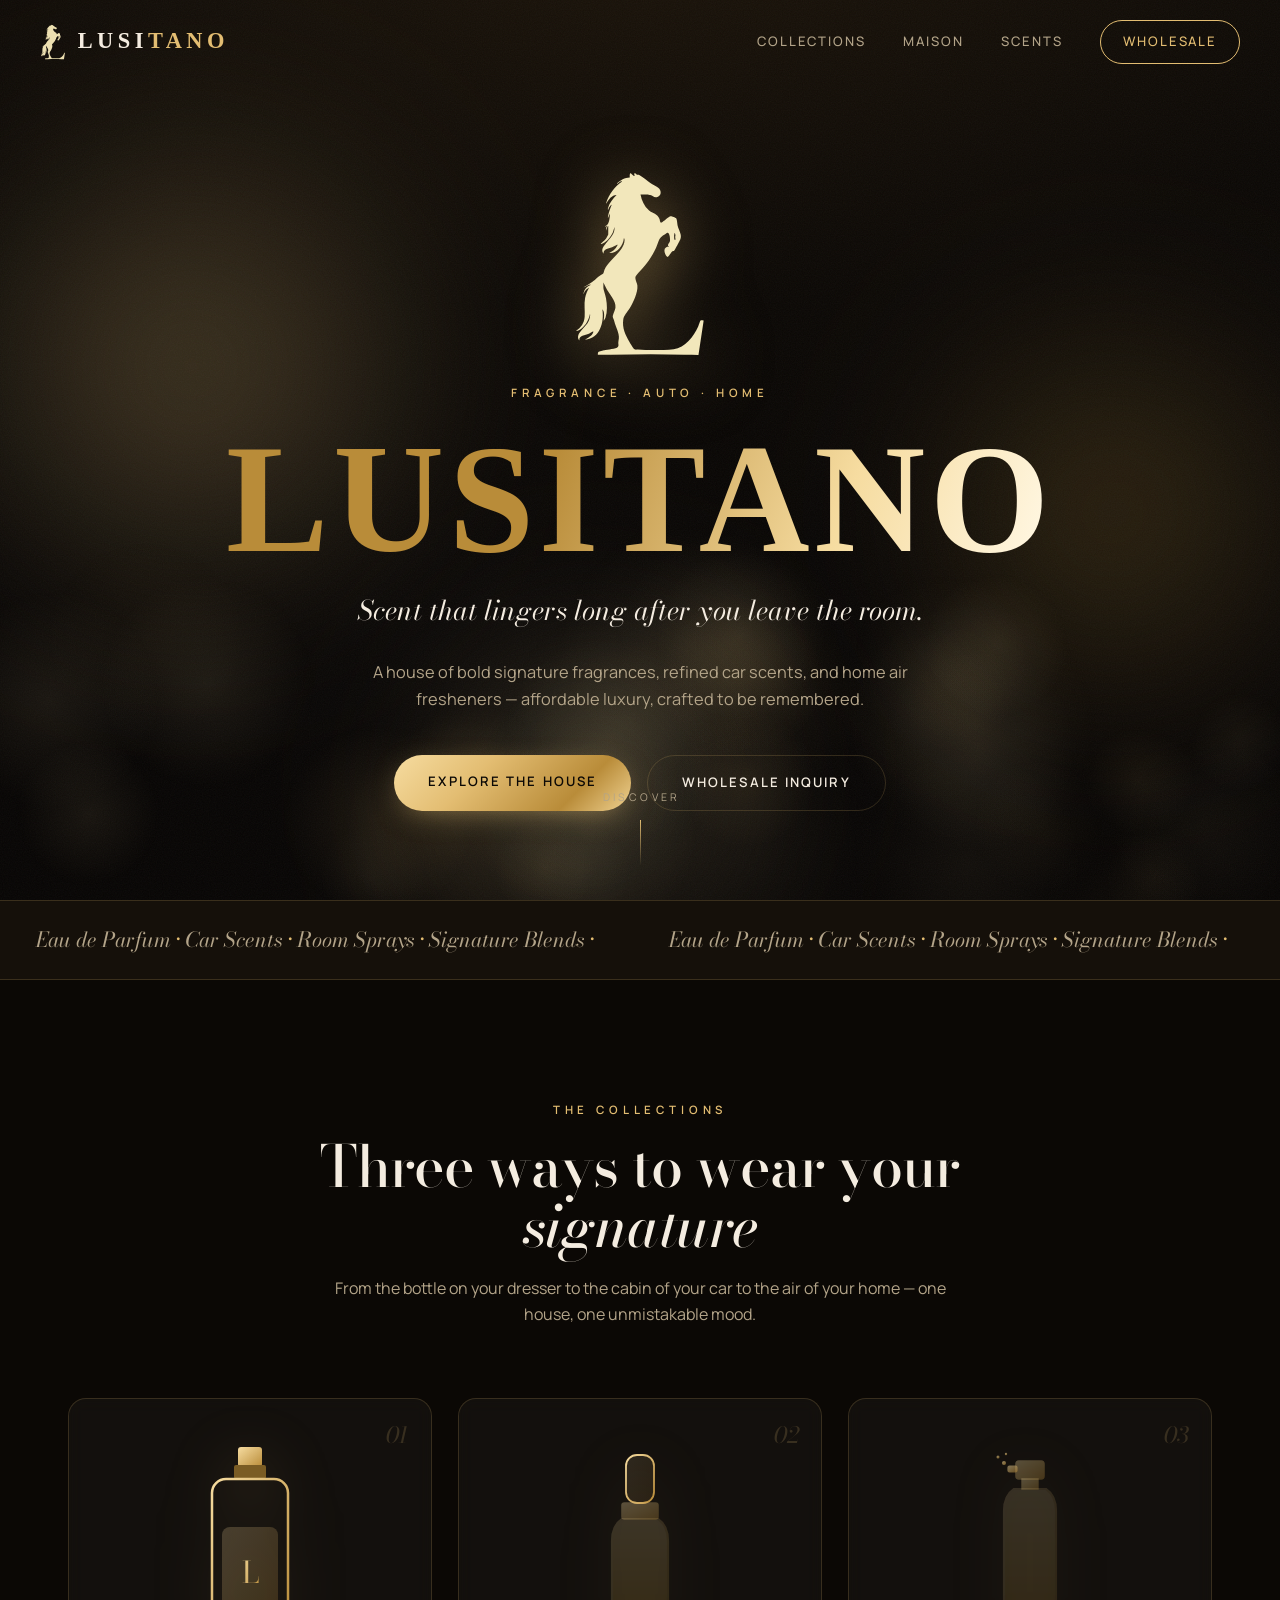
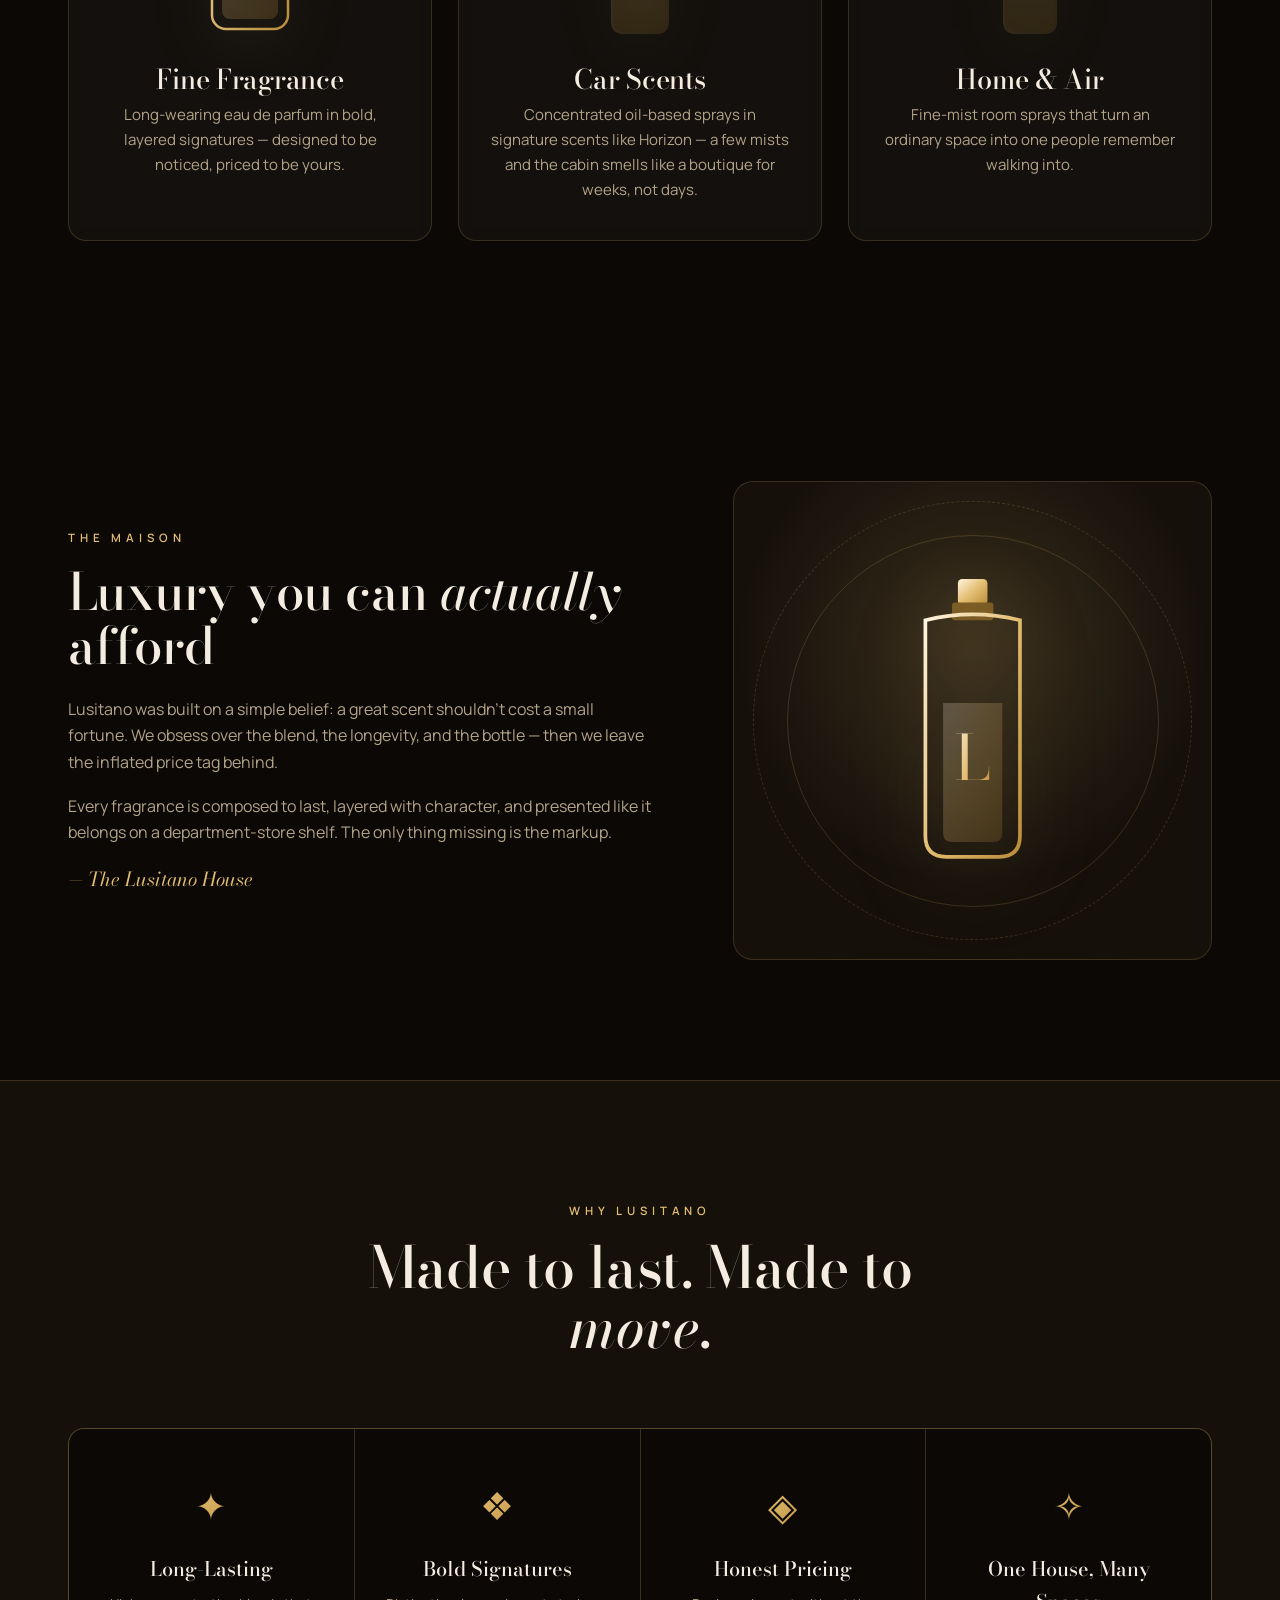
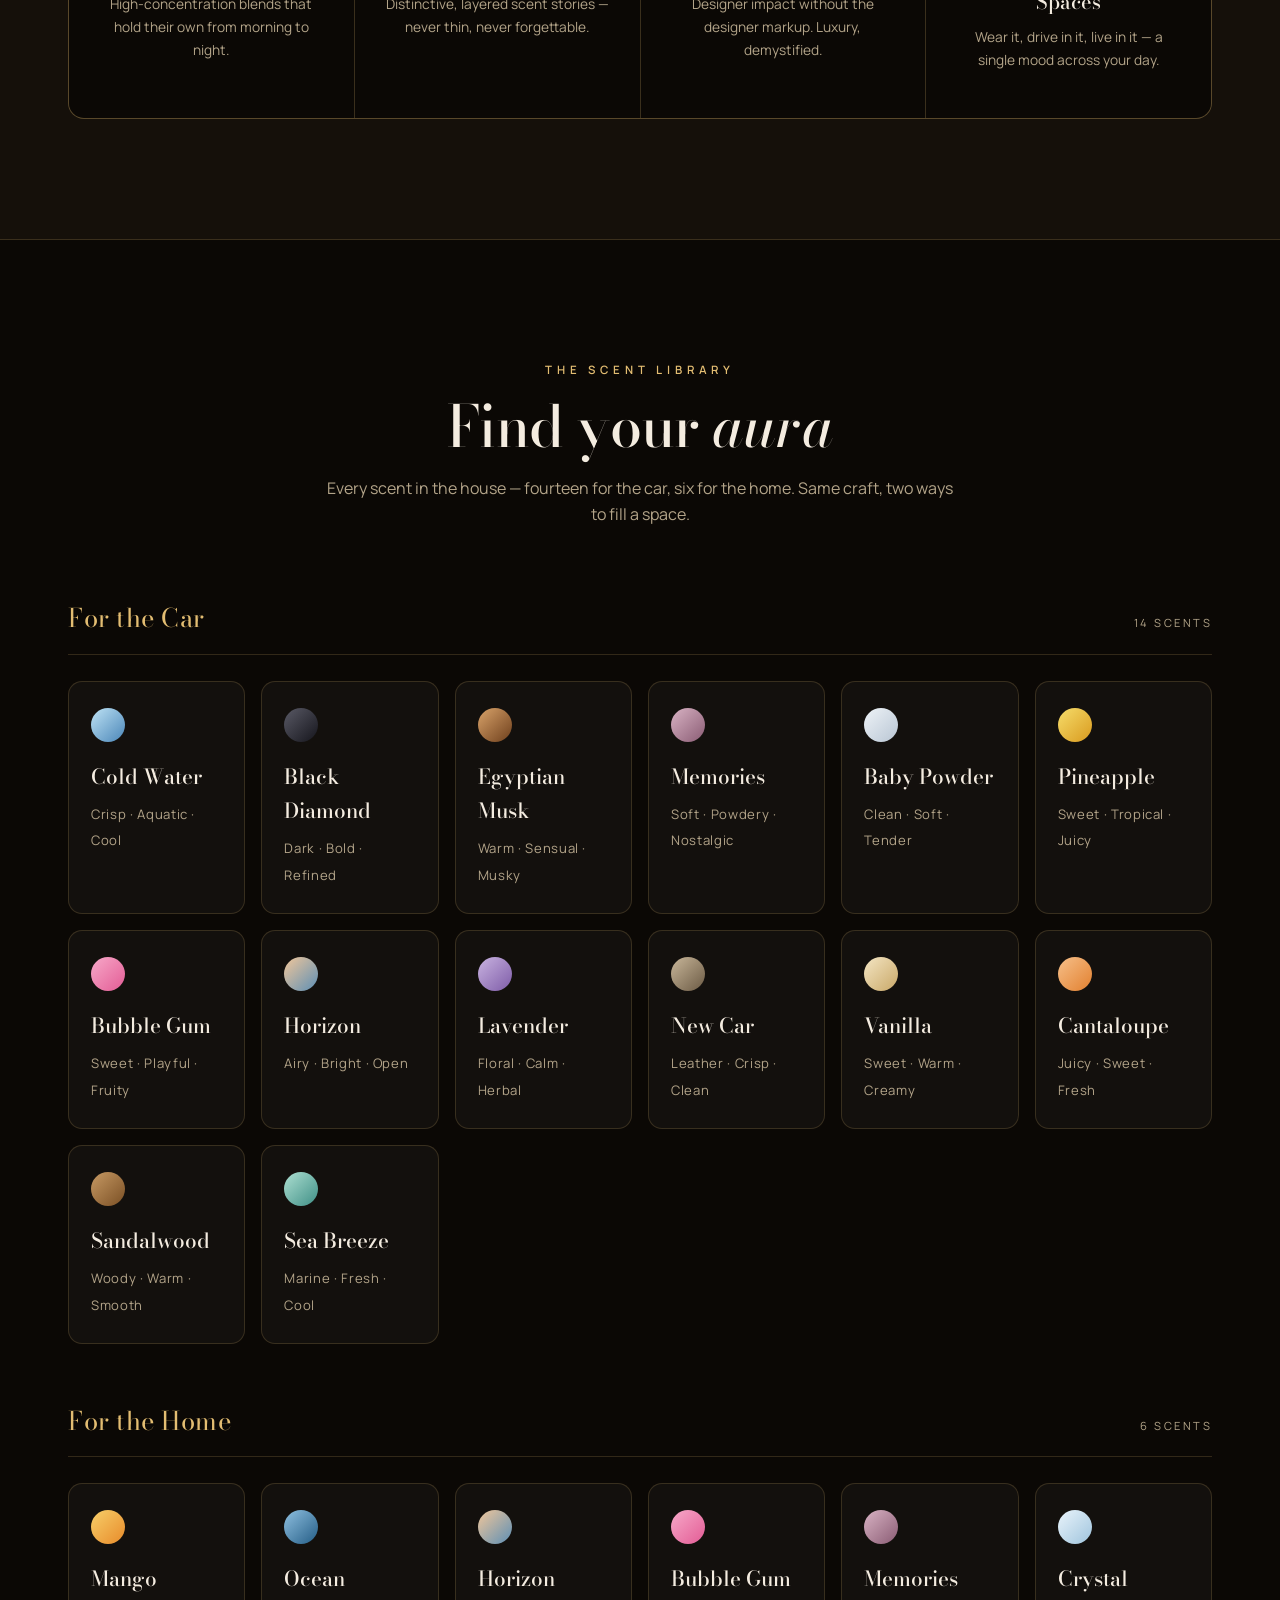
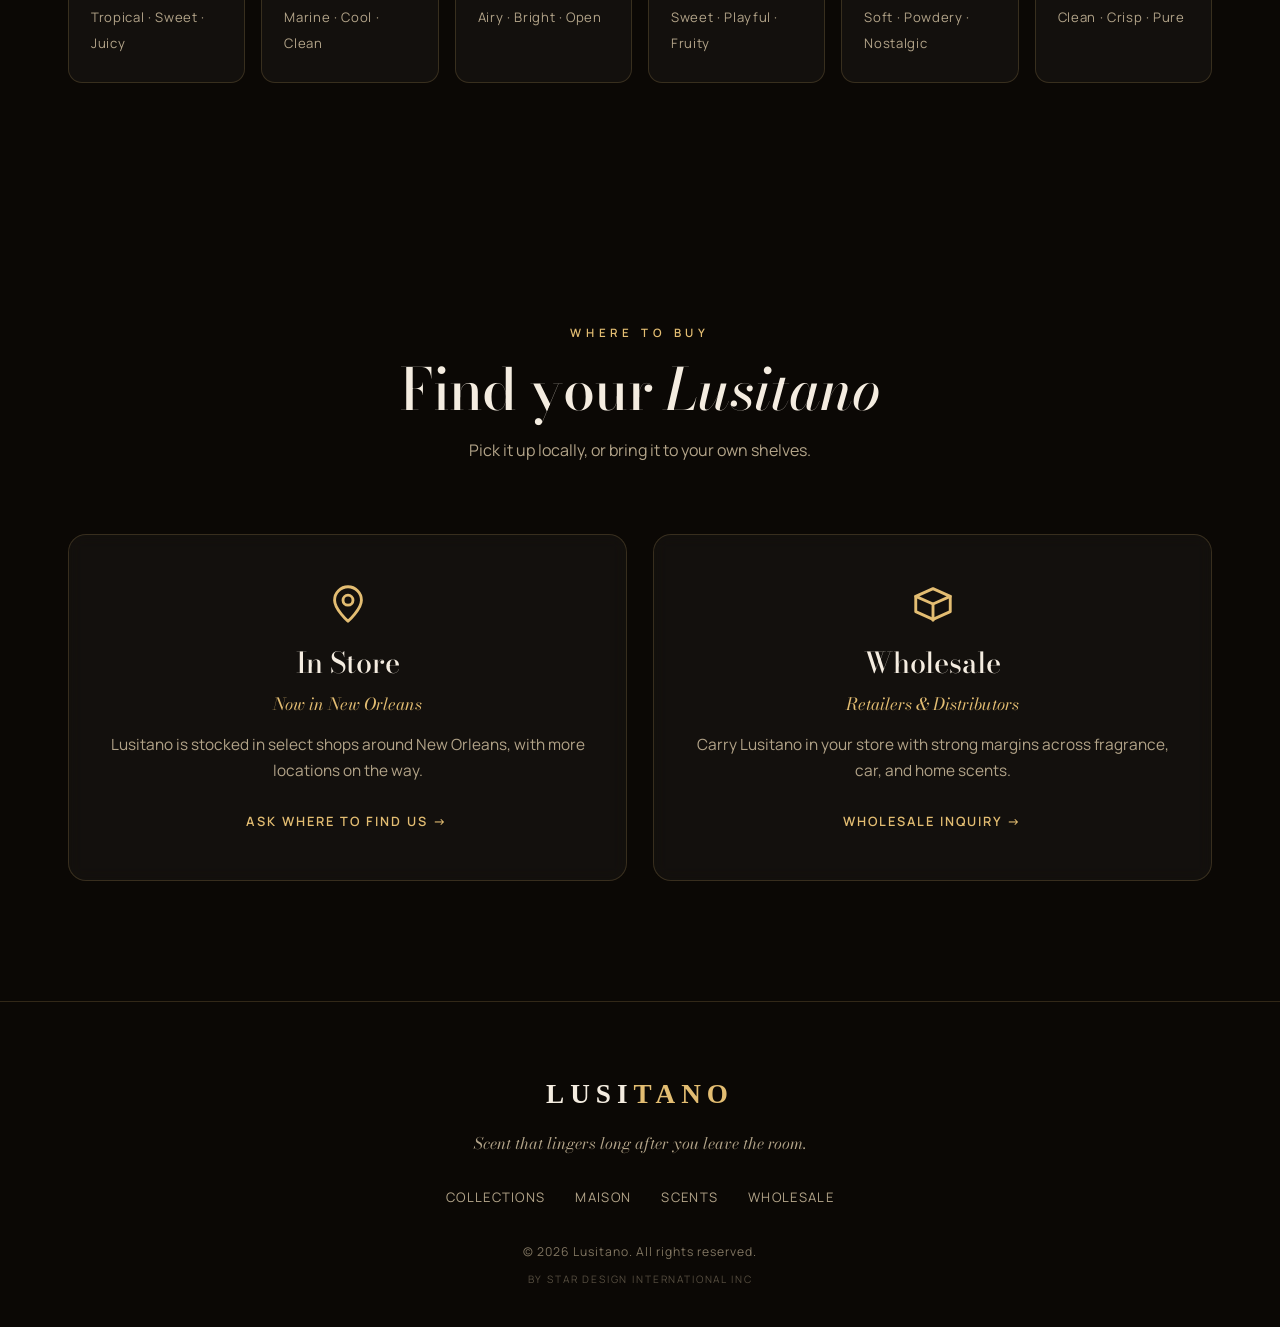
<file: index (25).html>
<!DOCTYPE html>
<html lang="en">
<head>
<meta charset="UTF-8">
<meta name="viewport" content="width=device-width, initial-scale=1.0">
<title>Lusitano — Signature Fragrance, Car &amp; Home Scents</title>
<meta name="description" content="Lusitano crafts bold signature fragrances, car scents, and home air fresheners. Affordable luxury, made to linger. Wholesale inquiries welcome.">

<!-- Open Graph -->
<meta property="og:type" content="website">
<meta property="og:title" content="Lusitano — Signature Fragrance, Car &amp; Home Scents">
<meta property="og:description" content="Bold signature fragrances, car scents, and home air fresheners. Affordable luxury, made to linger.">
<meta property="og:site_name" content="Lusitano">
<meta name="theme-color" content="#0b0805">
<link rel="icon" type="image/svg+xml" href="favicon.svg">

<link rel="preconnect" href="https://fonts.googleapis.com">
<link rel="preconnect" href="https://fonts.gstatic.com" crossorigin>
<link href="https://fonts.googleapis.com/css2?family=Bodoni+Moda:ital,opsz,wght@0,6..96,400;0,6..96,500;0,6..96,600;0,6..96,700;0,6..96,900;1,6..96,400;1,6..96,500&family=Tinos:wght@400;700&family=Manrope:wght@300;400;500;600;700&display=swap" rel="stylesheet">

<style>
:root{
  --bg:#0b0805;
  --bg-2:#15100a;
  --ink:#f4ece0;
  --muted:#b3a489;
  --gold:#e3bd72;
  --gold-bright:#f6dca0;
  --logo:#ecdfb0;
  --gold-deep:#b98c39;
  --line:rgba(227,189,114,.18);
  --glass:rgba(255,255,255,.035);
  --grad-gold:linear-gradient(135deg,#f6dca0 0%,#e3bd72 35%,#b98c39 75%,#f0d291 100%);
  --serif:"Bodoni Moda",serif;
  --wordmark:"Times New Roman","Tinos",Times,serif;
  --sans:"Manrope",system-ui,sans-serif;
}
*{margin:0;padding:0;box-sizing:border-box}
html{scroll-behavior:smooth}
body{
  background:var(--bg);
  color:var(--ink);
  font-family:var(--sans);
  font-weight:400;
  line-height:1.65;
  overflow-x:hidden;
  -webkit-font-smoothing:antialiased;
}

/* ---- Atmospheric background ---- */
.atmosphere{position:fixed;inset:0;z-index:-3;overflow:hidden;background:radial-gradient(120% 80% at 50% -10%,#1c140a 0%,#0b0805 55%,#070504 100%)}
.mist{position:absolute;border-radius:50%;filter:blur(70px);opacity:.5;mix-blend-mode:screen;animation:drift 24s ease-in-out infinite}
.mist.a{width:46vw;height:46vw;left:-8vw;top:8vh;background:radial-gradient(circle,rgba(227,189,114,.55),transparent 70%)}
.mist.b{width:38vw;height:38vw;right:-6vw;top:30vh;background:radial-gradient(circle,rgba(185,140,57,.5),transparent 70%);animation-duration:30s;animation-delay:-6s}
.mist.c{width:32vw;height:32vw;left:30vw;bottom:-10vh;background:radial-gradient(circle,rgba(246,220,160,.4),transparent 70%);animation-duration:34s;animation-delay:-12s}
@keyframes drift{
  0%,100%{transform:translate(0,0) scale(1)}
  33%{transform:translate(6vw,-5vh) scale(1.12)}
  66%{transform:translate(-5vw,4vh) scale(.95)}
}
/* grain */
.mist-canvas{position:fixed;inset:0;z-index:-1;pointer-events:none}
.grain{position:fixed;inset:0;z-index:-2;pointer-events:none;opacity:.05;
  background-image:url("data:image/svg+xml,%3Csvg xmlns='http://www.w3.org/2000/svg' width='160' height='160'%3E%3Cfilter id='n'%3E%3CfeTurbulence type='fractalNoise' baseFrequency='0.85' numOctaves='3'/%3E%3C/filter%3E%3Crect width='100%25' height='100%25' filter='url(%23n)'/%3E%3C/svg%3E")}

/* ---- Shared ---- */
.wrap{max-width:1200px;margin:0 auto;padding:0 28px}
.gold-text{background:var(--grad-gold);-webkit-background-clip:text;background-clip:text;color:transparent}
.eyebrow{font-family:var(--sans);font-size:.72rem;letter-spacing:.42em;text-transform:uppercase;color:var(--gold);font-weight:600;margin-bottom:18px}
h1,h2,h3{font-family:var(--serif);font-weight:500;line-height:1.04;letter-spacing:-.01em}
section{position:relative;padding:120px 0}

/* ---- Nav ---- */
nav{position:fixed;top:0;left:0;right:0;z-index:50;display:flex;align-items:center;justify-content:space-between;
  padding:20px 40px;transition:.4s}
nav.scrolled{padding:14px 40px;background:rgba(11,8,5,.92);border-bottom:1px solid var(--line)}
.logo{display:flex;align-items:center;gap:12px;text-decoration:none;font-family:var(--wordmark);font-weight:700;font-size:1.4rem;letter-spacing:.2em;text-transform:uppercase;color:var(--ink)}
.logo .logo-word span{color:var(--gold)}
.logo-mark{height:36px;width:auto;aspect-ratio:277/388;color:var(--logo);display:block}
.hero-mark{height:clamp(120px,17vw,190px);width:auto;aspect-ratio:277/388;color:#f2e7bb;margin-bottom:24px;opacity:0;animation:rise .9s .1s forwards;filter:drop-shadow(0 14px 34px rgba(227,189,114,.5))}
.nav-links{display:flex;gap:38px;align-items:center}
.nav-links a{color:var(--muted);text-decoration:none;font-size:.82rem;letter-spacing:.14em;text-transform:uppercase;font-weight:500;transition:.3s;position:relative}
.nav-links a:hover{color:var(--ink)}
.nav-links a.cta{padding:10px 22px;border:1px solid var(--gold);border-radius:40px;color:var(--gold)}
.nav-links a.cta:hover{background:var(--gold);color:#0b0805}
.burger{display:none;flex-direction:column;gap:5px;cursor:pointer;background:none;border:none;padding:4px}
.burger span{width:26px;height:2px;background:var(--gold);display:block;transition:.3s;transform-origin:center}
.burger.open span:nth-child(1){transform:translateY(7px) rotate(45deg)}
.burger.open span:nth-child(2){opacity:0}
.burger.open span:nth-child(3){transform:translateY(-7px) rotate(-45deg)}

/* ---- Hero ---- */
.hero{position:relative;min-height:100vh;display:flex;flex-direction:column;align-items:center;justify-content:center;text-align:center;padding-top:80px}
.hero .eyebrow{opacity:0;animation:rise .9s .2s forwards}
.hero h1{font-family:var(--wordmark);font-size:clamp(3.4rem,12vw,10rem);font-weight:700;letter-spacing:.03em;opacity:0;animation:rise 1s .35s forwards}
.hero h1 .shimmer{background:linear-gradient(110deg,#b98c39 20%,#f6dca0 38%,#fff6e0 50%,#f6dca0 62%,#b98c39 80%);
  background-size:200% auto;-webkit-background-clip:text;background-clip:text;color:transparent;animation:shine 6s linear infinite}
@keyframes shine{to{background-position:200% center}}
.hero .tag{font-family:var(--serif);font-style:italic;font-size:clamp(1.1rem,2.6vw,1.7rem);color:var(--ink);margin-top:8px;opacity:0;animation:rise 1s .55s forwards}
.hero .sub{max-width:540px;color:var(--muted);margin:26px auto 0;font-size:1.02rem;opacity:0;animation:rise 1s .7s forwards}
.hero-cta{display:flex;gap:16px;margin-top:42px;opacity:0;animation:rise 1s .85s forwards;flex-wrap:wrap;justify-content:center}
.btn{font-family:var(--sans);font-size:.82rem;letter-spacing:.16em;text-transform:uppercase;font-weight:600;
  padding:16px 34px;border-radius:44px;text-decoration:none;cursor:pointer;border:none;transition:.35s;display:inline-block}
.btn-gold{background:var(--grad-gold);color:#0b0805;box-shadow:0 8px 30px -10px rgba(227,189,114,.6)}
.btn-gold:hover{transform:translateY(-3px);box-shadow:0 14px 40px -10px rgba(227,189,114,.8)}
.btn-ghost{border:1px solid var(--line);color:var(--ink)}
.btn-ghost:hover{border-color:var(--gold);color:var(--gold)}
.scroll-hint{position:absolute;bottom:34px;left:0;right:0;display:flex;flex-direction:column;align-items:center;color:var(--muted);font-size:.66rem;text-transform:uppercase;opacity:0;animation:rise 1s 1.1s forwards}
.scroll-hint .sh-text{letter-spacing:.32em;margin-right:-.32em}
.scroll-hint::after{content:"";display:block;width:1px;height:46px;background:linear-gradient(var(--gold),transparent);margin-top:14px}
@keyframes rise{from{opacity:0;transform:translateY(28px)}to{opacity:1;transform:translateY(0)}}

/* ---- Marquee strip ---- */
.marquee{border-top:1px solid var(--line);border-bottom:1px solid var(--line);padding:22px 0;overflow:hidden;white-space:nowrap;background:var(--bg-2)}
.marquee-track{display:inline-block;animation:scroll 28s linear infinite}
.marquee-track span{font-family:var(--serif);font-style:italic;font-size:1.3rem;color:var(--muted);margin:0 36px}
.marquee-track span b{color:var(--gold);font-style:normal;font-weight:500}
@keyframes scroll{from{transform:translateX(0)}to{transform:translateX(-50%)}}

/* ---- Section heading ---- */
.head{text-align:center;max-width:640px;margin:0 auto 70px}
.head h2{font-size:clamp(2.2rem,5vw,3.6rem)}
.head p{color:var(--muted);margin-top:18px}

/* ---- Collections ---- */
.collections{display:grid;grid-template-columns:repeat(3,1fr);gap:26px}
.card{position:relative;border:1px solid var(--line);border-radius:18px;padding:42px 32px 38px;background:var(--glass);
  backdrop-filter:blur(8px);overflow:hidden;transition:.45s;text-align:center}
.card::before{content:"";position:absolute;inset:0;background:radial-gradient(120% 80% at 50% 0%,rgba(227,189,114,.12),transparent 60%);opacity:0;transition:.45s}
.card:hover{transform:translateY(-8px);border-color:var(--gold)}
.card:hover::before{opacity:1}
.card .art{height:200px;display:flex;align-items:center;justify-content:center;margin-bottom:24px}
.card .art svg{height:100%;filter:drop-shadow(0 16px 30px rgba(227,189,114,.25))}
.card h3{font-size:1.7rem;margin-bottom:10px}
.card p{color:var(--muted);font-size:.94rem}
.card .num{position:absolute;top:18px;right:22px;font-family:var(--serif);font-style:italic;color:var(--line);font-size:1.4rem}

/* ---- Story / split ---- */
.story{display:grid;grid-template-columns:1.1fr .9fr;gap:80px;align-items:center}
.story .vis{aspect-ratio:1;border-radius:20px;border:1px solid var(--line);background:
  radial-gradient(circle at 50% 35%,rgba(227,189,114,.18),transparent 60%),var(--bg-2);
  display:flex;align-items:center;justify-content:center;position:relative;overflow:hidden}
.story .vis svg{height:62%;filter:drop-shadow(0 20px 40px rgba(227,189,114,.3))}
.story .vis .ring{position:absolute;width:78%;height:78%;border:1px solid var(--line);border-radius:50%;animation:spin 40s linear infinite}
.story .vis .ring.two{width:92%;height:92%;animation-duration:60s;animation-direction:reverse;border-style:dashed}
@keyframes spin{to{transform:rotate(360deg)}}
.story h2{font-size:clamp(2rem,4.5vw,3.2rem);margin-bottom:24px}
.story p{color:var(--muted);margin-bottom:18px}
.story .signoff{font-family:var(--serif);font-style:italic;color:var(--gold);font-size:1.2rem}

/* ---- Features ---- */
.features{background:var(--bg-2);border-top:1px solid var(--line);border-bottom:1px solid var(--line)}
.feat-grid{display:grid;grid-template-columns:repeat(4,1fr);gap:1px;background:var(--line);border:1px solid var(--line);border-radius:16px;overflow:hidden}
.feat{background:var(--bg);padding:46px 30px;text-align:center;transition:.4s}
.feat:hover{background:var(--bg-2)}
.feat .ico{font-family:var(--serif);font-size:2.4rem;margin-bottom:14px}
.feat h4{font-family:var(--serif);font-size:1.25rem;font-weight:500;margin-bottom:8px}
.feat p{color:var(--muted);font-size:.86rem}

/* ---- Scent families ---- */
.scent-group{margin-bottom:56px}
.scent-group:last-child{margin-bottom:0}
.scent-group-head{display:flex;align-items:baseline;gap:16px;margin-bottom:26px;padding-bottom:14px;border-bottom:1px solid var(--line)}
.sg-label{font-family:var(--serif);font-size:1.6rem;color:var(--gold);letter-spacing:.02em}
.sg-count{font-size:.7rem;letter-spacing:.22em;text-transform:uppercase;color:var(--muted);margin-left:auto}
.scent-hint{display:none;font-size:.66rem;letter-spacing:.18em;text-transform:uppercase;color:var(--gold);opacity:.75;margin-left:12px}
.scents{display:grid;grid-template-columns:repeat(auto-fill,minmax(170px,1fr));gap:16px}
.scent{border:1px solid var(--line);border-radius:14px;padding:26px 22px;background:var(--glass);transition:.4s;cursor:default}
.scent:hover{border-color:var(--gold);transform:translateY(-5px)}
.scent .dot{width:34px;height:34px;border-radius:50%;margin-bottom:18px}
.scent h4{font-family:var(--serif);font-size:1.3rem;font-weight:500;margin-bottom:6px}
.scent span{color:var(--muted);font-size:.82rem;letter-spacing:.05em}

/* ---- Wholesale ---- */
.wholesale{background:radial-gradient(110% 90% at 50% 0%,#1a130a,#0b0805 70%);border-top:1px solid var(--line)}
.ws-grid{display:grid;grid-template-columns:.9fr 1.1fr;gap:70px;align-items:start}
.ws-copy h2{font-size:clamp(2.2rem,5vw,3.4rem);margin-bottom:22px}
.ws-copy p{color:var(--muted);margin-bottom:26px}
.ws-list{list-style:none}
.ws-list li{padding:14px 0;border-top:1px solid var(--line);color:var(--ink);font-size:.96rem;display:flex;gap:14px;align-items:center}
.ws-list li::before{content:"✦";color:var(--gold)}
.form{border:1px solid var(--line);border-radius:20px;padding:38px;background:var(--glass);backdrop-filter:blur(10px)}
.field{margin-bottom:20px}
.field label{display:block;font-size:.72rem;letter-spacing:.18em;text-transform:uppercase;color:var(--gold);margin-bottom:9px;font-weight:600}
.field input,.field textarea,.field select{width:100%;background:rgba(0,0,0,.3);border:1px solid var(--line);border-radius:10px;
  padding:14px 16px;color:var(--ink);font-family:var(--sans);font-size:.95rem;transition:.3s}
.field input:focus,.field textarea:focus,.field select:focus{outline:none;border-color:var(--gold);background:rgba(0,0,0,.5)}
.field textarea{resize:vertical;min-height:110px}
.field-row{display:grid;grid-template-columns:1fr 1fr;gap:18px}
.form .btn-gold{width:100%;margin-top:6px}
.dropzone{display:flex;flex-direction:column;align-items:center;text-align:center;gap:8px;padding:26px 18px;border:1.5px dashed var(--line);border-radius:12px;background:rgba(0,0,0,.25);cursor:pointer;transition:.3s}
.dropzone:hover{border-color:var(--gold);background:rgba(0,0,0,.4)}
.dz-icon{font-size:1.5rem;color:var(--gold);line-height:1}
.dz-text{font-size:.9rem;color:var(--ink)}
.dz-text b{color:var(--gold);font-weight:600}
.dz-files{font-size:.74rem;color:var(--muted);letter-spacing:.03em;word-break:break-word}
.dropzone input[type=file]{display:none}
.form-note{font-size:.78rem;color:var(--muted);text-align:center;margin-top:16px}
.buy-grid{display:grid;grid-template-columns:1fr 1fr;gap:26px}
.buy-card{border:1px solid var(--line);border-radius:18px;padding:46px 40px;background:var(--glass);backdrop-filter:blur(8px);transition:.45s;text-align:center}
.buy-card:hover{transform:translateY(-6px);border-color:var(--gold)}
.buy-ico{display:flex;justify-content:center;margin-bottom:22px;color:var(--gold)}
.buy-ico svg{height:46px;width:46px}
.buy-card h3{font-size:1.8rem;margin-bottom:12px}
.buy-card .loc{font-family:var(--serif);font-style:italic;color:var(--gold);font-size:1.05rem;margin-bottom:14px}
.buy-card p{color:var(--muted);font-size:.96rem;margin-bottom:24px}
.buy-link{color:var(--gold);text-decoration:none;font-size:.8rem;letter-spacing:.16em;text-transform:uppercase;font-weight:600;transition:.3s}
.buy-link:hover{color:var(--gold-bright)}
.ws-form-wrap{max-width:560px;margin:0 auto}
.form-success{text-align:center;padding:34px 12px}
.form-success .fs-mark{font-size:2rem;color:var(--gold);margin-bottom:14px}
.form-success h3{font-family:var(--serif);font-size:1.9rem;margin-bottom:10px}
.form-success p{color:var(--muted);font-size:.95rem;max-width:340px;margin:0 auto}

/* ---- Footer ---- */
footer{padding:70px 0 40px;border-top:1px solid var(--line);text-align:center}
.foot-logo{font-family:var(--wordmark);font-weight:700;font-size:1.7rem;letter-spacing:.22em;text-transform:uppercase;margin-bottom:14px}
.foot-logo span{color:var(--gold)}
.foot-tag{font-family:var(--serif);font-style:italic;color:var(--muted);margin-bottom:30px}
.foot-links{display:flex;gap:30px;justify-content:center;flex-wrap:wrap;margin-bottom:34px}
.foot-links a{color:var(--muted);text-decoration:none;font-size:.82rem;letter-spacing:.1em;text-transform:uppercase;transition:.3s}
.foot-links a:hover{color:var(--gold)}
.copyright{color:var(--muted);font-size:.76rem;letter-spacing:.08em;opacity:.7}
.credit{color:var(--muted);font-size:.64rem;letter-spacing:.18em;text-transform:uppercase;opacity:.45;margin-top:8px}

/* ---- Reveal ---- */
.reveal{opacity:0;transform:translateY(40px);transition:.9s cubic-bezier(.2,.7,.2,1)}
.reveal.in{opacity:1;transform:none}

/* ---- Responsive ---- */
@media(max-width:900px){
  nav,nav.scrolled{padding:16px 22px}
  .nav-links{position:fixed;inset:0;width:100%;flex-direction:column;justify-content:center;align-items:center;gap:34px;background:rgba(11,8,5,.97);
    backdrop-filter:blur(20px);transform:translateX(100%);transition:.4s;z-index:55}
  .nav-links.open{transform:none}
  .nav-links a{font-size:1.15rem;letter-spacing:.18em}
  .nav-links a.cta{padding:14px 32px}
  .burger{display:flex;z-index:60}
  /* hero cleanup on mobile */
  .hero{padding:84px 24px 40px}
  .hero h1{font-size:2.7rem;letter-spacing:.02em}
  .hero .tag{font-size:1.02rem;margin-top:10px}
  .hero .sub{font-size:.92rem;margin-top:20px}
  .hero-cta{margin-top:34px;gap:12px}
  .scroll-hint{display:none}
  .collections,.feat-grid,.story,.ws-grid,.buy-grid{grid-template-columns:1fr}
  .feat-grid{gap:1px}
  .story{gap:40px}
  .ws-grid{gap:44px}
  section{padding:80px 0}
  .field-row{grid-template-columns:1fr}
  /* tone down atmosphere on mobile */
  .mist{opacity:.2;filter:blur(55px)}
  .mist.c{display:none}
  /* scents become a side-scroll carousel */
  .scents{display:flex;gap:14px;overflow-x:auto;scroll-snap-type:x mandatory;-webkit-overflow-scrolling:touch;padding:4px 0 16px;scrollbar-width:none}
  .scents::-webkit-scrollbar{display:none}
  .scent{flex:0 0 72%;scroll-snap-align:center}
  .scent-hint{display:block}
}
</style>
</head>
<body>

<div class="atmosphere">
  <div class="mist a"></div><div class="mist b"></div><div class="mist c"></div>
</div>
<div class="grain"></div>
<canvas class="mist-canvas" id="mistCanvas"></canvas>
<svg width="0" height="0" aria-hidden="true" style="position:absolute"><symbol id="horseMark" viewBox="822.80 273.86 277.03 388.39"><path transform="matrix(1,0,0,-1,1033.657,418.74708)" d="M0 0C1.201 1.134-.022 4.557-.046 6.034-.064 7.209 .557 8.403 .476 9.471 .398 10.495-.183 13.814-1.399 14.179-2.278 11.052-2.428 7.162-2.112 3.906-2.052 3.285-1.524-1.439 0 0M-136.891 29.08C-139.986 26.578-139.642 21.987-140.446 18.445L-141.102 24.425-139.026 29.789-142.924 26.246C-143.793 28.637-139.394 30.169-137.981 31.943-134.559 36.237-133.401 48.391-133.351 53.903L-136.895 45.759C-137.873 44.602-137.632 46.519-137.534 47.091-136.083 55.61-133.119 64.056-129.791 71.988-130.779 72.474-132.027 70.385-132.514 69.745-134.268 67.439-136.155 64.551-136.9 61.715-138.33 61.693-137.481 64.561-137.288 65.299-134.645 75.355-126.924 84.226-119.867 91.494-130.223 90.707-134.712 83.29-139.84 75.653-140.329 74.924-141.263 73.438-141.134 75.525-135.677 93.495-123.917 108.929-108.521 119.523-112.001 120.624-115.668 115.917-118.105 114.918-118.43 114.784-119.267 114.732-119.154 115.261-112.171 122.118-103.019 127.631-92.908 127.675-92.747 130.79-93.798 134.534-91.139 136.885-90.313 135.965-83.939 129.495-82.985 130.518-82.925 132.682-84.912 135.183-82.628 136.885-82.249 136.882-78.837 133.578-77.799 133.151-76.357 132.557-75.369 133.486-73.53 132.569-66.628 129.128-57.614 120.817-50.864 116.171-46.051 112.859-37.905 109.099-34.065 106.016-28.076 101.209-27.647 90.256-36.287 87.725-43.529 85.603-45.387 90.35-51.049 91.869-51.868 92.089-56.545 92.92-57.091 92.92H-70.923C-68.465 80.56-63.466 69.158-53.907 60.637-45.95 53.543-36.231 54.13-32.067 42.755-31.111 40.144-31.303 33.623-27.852 35.294-23.158 37.567-13.559 47.299-9.385 48.098-7.511 48.457 .516 45.263 1.82 44.012 3.701 42.208 4.275 31.91 5.18 28.22 7.363 19.323 14.368 10.008 10.561 1.151 9.524-1.261-.891-21.011-1.792-21.963-3.291-23.546-5.288-23.02-6.764-24.084-8.688-25.471-13.399-35.471-16.586-34.706-22.999-27.105-26.01-13.63-12.05-13.471L-14.814-11.995C-15.298-8.266-11.255-6.116-10.675-2.44-10.122 1.063-10.903 15.739-16.534 14.75-21.405 10.792-29.211 7.593-32.045 1.906-34.67-3.363-36.52-10.244-39.103-15.862-48.423-36.137-58.015-48.339-72.706-64.542-74.571-66.599-80.219-72.617-81.007-74.68-82.925-79.702-77.867-87.707-77.313-93.287-75.945-107.074-86.086-128.672-93.327-140.391-97.694-147.458-105.059-154.511-106.206-162.978-108.585-180.535-101.967-194.192-93.478-208.758-91.739-211.743-85.344-222.736-82.99-223.802-79.966-225.172-78.668-223.95-76.281-224.131-54.271-225.799-25.232-225.597-3.191-223.434 20.078-221.149 37.891-196.936 46.949-177.104 47.981-174.845 50.598-166.263 51.425-165.265 52.589-163.862 56.354-164.818 58.173-164.573L47.539-235.506C38.214-234.933 28.82-235.156 19.488-234.821-30.666-233.02-80.594-233.455-130.832-234.821-139.929-235.068-149.08-234.578-158.173-234.791-158.18-233.418-158.07-229.872-156.996-229.06-155.746-228.115-147.07-226.283-144.828-225.791-139.087-224.532-120.156-223.027-117.393-219.177-114.724-215.457-116.672-212.888-116.347-209.649-115.633-202.549-114.176-199.91-115.938-192.204-118.104-182.731-122.839-174.828-125.287-163.958-125.801-161.674-127.503-159.038-127.644-157.035-127.945-152.763-122.881-143.649-122.178-138.494-120.282-124.579-135.505-110.38-141.268-98.367L-146.822-87.25V-97.536C-146.822-101.67-142.45-113.774-141.476-119.145-139.079-132.364-138.412-146.312-142.538-159.275L-146.105-165.983C-145.872-158.172-143.267-148.229-148.942-141.869-144.857-168.03-153.548-201.627-184.413-203.939-178.414-199.873-169.681-196.574-167.528-188.901-167.283-188.028-166.971-186.876-168.439-187.279-170.377-187.812-174.07-190.793-176.627-191.864-183.65-194.804-197.604-195.557-195.773-205.709-199.163-203.263-199.184-198.356-197.93-194.679-195.292-186.942-182.093-176.109-177.648-167.435-175.221-162.701-173.13-156.386-174.131-151.083-176.451-163.023-182.11-174.159-191.984-181.472-194.963-183.678-198.932-186.583-202.855-186.206-192.424-179.068-186.068-170.054-185.098-157.147-184.119-144.118-186.651-132.302-184.224-119.008-182.821-111.324-179.561-104.342-175.898-97.542L-182.281-101.799C-184.19-104.359-186.143-106.625-186.553-109.944-187.674-110.142-187.319-108.966-187.202-108.238-185.944-100.406-180.027-95.272-173.072-92.207-173.146-90.626-176.233-91.92-177.004-92.181L-187.25-97.539C-184.907-94.72-181.56-93.376-178.566-91.515-168.526-85.274-165.864-83.213-157.087-75.212-154.617-72.961-148.91-70.551-147.547-69.147-146.227-67.789-145.179-62.081-144.121-59.805-134.801-39.76-104.845-23.189-103.528-1.033-103.459 .124-103.474 3.232-104.964 3.541-106.215-11.239-118.604-28.037-134.763-26.95-132.235-24.834-128.973-23.696-126.31-21.578-122.402-18.469-119.978-14.685-117.744-10.283-117.321-8.978-126.841-14.196-127.682-14.532-135.18-17.53-147.221-17.884-146.464-28.372-152.52-20.537-146.658-13.724-141.837-7.47-133.97 2.732-122.74 11.674-124.13 26.239L-127.328 15.615C-130.894 7.774-136.51-.04-143.761-4.836-146.108-6.388-149.625-9.117-152.493-8.163-149.279-5.336-145.213-2.288-142.583 1.078-141.387 2.608-136.891 10.319-136.891 11.701Z" fill="currentColor"/></symbol></svg>

<!-- NAV -->
<nav id="nav">
  <a class="logo" href="#top">
    <svg class="logo-mark" aria-hidden="true"><use href="#horseMark"/></svg>
    <span class="logo-word">Lusi<span>tano</span></span>
  </a>
  <div class="nav-links" id="navLinks">
    <a href="#collections">Collections</a>
    <a href="#story">Maison</a>
    <a href="#scents">Scents</a>
    <a href="#buy" class="cta">Wholesale</a>
  </div>
  <button class="burger" id="burger" aria-label="Menu"><span></span><span></span><span></span></button>
</nav>

<!-- HERO -->
<header class="hero" id="top">
  <svg class="hero-mark" role="img" aria-label="Lusitano"><use href="#horseMark"/></svg>
  <div class="eyebrow">Fragrance · Auto · Home</div>
  <h1><span class="shimmer">LUSITANO</span></h1>
  <div class="tag">Scent that lingers long after you leave the room.</div>
  <p class="sub">A house of bold signature fragrances, refined car scents, and home air fresheners — affordable luxury, crafted to be remembered.</p>
  <div class="hero-cta">
    <a href="#collections" class="btn btn-gold">Explore the House</a>
    <a href="#buy" class="btn btn-ghost">Wholesale Inquiry</a>
  </div>
  <div class="scroll-hint"><span class="sh-text">Discover</span></div>
</header>

<!-- MARQUEE -->
<div class="marquee">
  <div class="marquee-track">
    <span>Eau de Parfum <b>·</b> Car Scents <b>·</b> Room Sprays <b>·</b> Signature Blends <b>·</b></span>
    <span>Eau de Parfum <b>·</b> Car Scents <b>·</b> Room Sprays <b>·</b> Signature Blends <b>·</b></span>
  </div>
</div>

<!-- COLLECTIONS -->
<section id="collections">
  <div class="wrap">
    <div class="head reveal">
      <div class="eyebrow">The Collections</div>
      <h2>Three ways to wear your <em>signature</em></h2>
      <p>From the bottle on your dresser to the cabin of your car to the air of your home — one house, one unmistakable mood.</p>
    </div>
    <div class="collections">

      <div class="card reveal">
        <div class="num">01</div>
        <div class="art">
          <svg viewBox="0 0 120 200" xmlns="http://www.w3.org/2000/svg">
            <defs><linearGradient id="g1" x1="0" y1="0" x2="1" y2="1">
              <stop offset="0" stop-color="#f6dca0"/><stop offset="1" stop-color="#b98c39"/></linearGradient></defs>
            <rect x="48" y="6" width="24" height="20" rx="3" fill="url(#g1)"/>
            <rect x="44" y="24" width="32" height="14" rx="2" fill="#7a5c24"/>
            <rect x="22" y="38" width="76" height="150" rx="14" fill="none" stroke="url(#g1)" stroke-width="2.5"/>
            <rect x="32" y="86" width="56" height="92" rx="8" fill="url(#g1)" opacity="0.22"/>
            <text x="60" y="142" text-anchor="middle" font-family="Bodoni Moda,serif" font-size="30" fill="url(#g1)">L</text>
          </svg>
        </div>
        <h3>Fine Fragrance</h3>
        <p>Long-wearing eau de parfum in bold, layered signatures — designed to be noticed, priced to be yours.</p>
      </div>

      <div class="card reveal">
        <div class="num">02</div>
        <div class="art">
          <svg viewBox="0 0 120 200" xmlns="http://www.w3.org/2000/svg">
            <defs>
              <linearGradient id="carG" x1="0" y1="0" x2="1" y2="1"><stop offset="0" stop-color="#f6dca0"/><stop offset="1" stop-color="#b98c39"/></linearGradient>
              <linearGradient id="carLiq" x1="0" y1="0" x2="0" y2="1"><stop offset="0" stop-color="#f6dca0"/><stop offset="1" stop-color="#c9962f"/></linearGradient>
            </defs>
            <rect x="46" y="14" width="28" height="48" rx="11" fill="url(#carG)" opacity="0.12"/>
            <rect x="46" y="14" width="28" height="48" rx="11" fill="none" stroke="url(#carG)" stroke-width="1.8"/>
            <rect x="42" y="62" width="36" height="16" rx="2.5" fill="url(#carG)" opacity="0.3" stroke="url(#carG)" stroke-width="1.6"/>
            <path d="M42 78 L78 78 C84 82 88 88 88 100 L88 180 Q88 192 76 192 L44 192 Q32 192 32 180 L32 100 C32 88 36 82 42 78 Z" fill="url(#carLiq)" opacity="0.16" stroke="url(#carG)" stroke-width="2.2"/>
          </svg>
        </div>
        <h3>Car Scents</h3>
        <p>Concentrated oil-based sprays in signature scents like Horizon — a few mists and the cabin smells like a boutique for weeks, not days.</p>
      </div>

      <div class="card reveal">
        <div class="num">03</div>
        <div class="art">
          <svg viewBox="0 0 120 200" xmlns="http://www.w3.org/2000/svg">
            <defs>
              <linearGradient id="g3" x1="0" y1="0" x2="1" y2="1"><stop offset="0" stop-color="#f6dca0"/><stop offset="1" stop-color="#b98c39"/></linearGradient>
              <linearGradient id="g3liq" x1="0" y1="0" x2="0" y2="1"><stop offset="0" stop-color="#f6dca0"/><stop offset="1" stop-color="#c9962f"/></linearGradient>
            </defs>
            <g fill="url(#g3)" opacity="0.6"><circle cx="34" cy="22" r="2"/><circle cx="28" cy="16" r="1.5"/><circle cx="36" cy="13" r="1.2"/></g>
            <rect x="46" y="20" width="28" height="18" rx="3" fill="url(#g3)" opacity="0.3" stroke="url(#g3)" stroke-width="1.6"/>
            <rect x="38" y="25" width="9" height="6" rx="1.5" fill="url(#g3)" opacity="0.5" stroke="url(#g3)" stroke-width="1.2"/>
            <rect x="52" y="38" width="16" height="10" fill="url(#g3)" opacity="0.3" stroke="url(#g3)" stroke-width="1.4"/>
            <path d="M44 48 L76 48 C82 52 86 58 86 70 L86 180 Q86 192 74 192 L46 192 Q34 192 34 180 L34 70 C34 58 38 52 44 48 Z" fill="url(#g3liq)" opacity="0.15" stroke="url(#g3)" stroke-width="2.2"/>
          </svg>
        </div>
        <h3>Home &amp; Air</h3>
        <p>Fine-mist room sprays that turn an ordinary space into one people remember walking into.</p>
      </div>

    </div>
  </div>
</section>

<!-- STORY -->
<section id="story">
  <div class="wrap">
    <div class="story">
      <div class="reveal">
        <div class="eyebrow">The Maison</div>
        <h2>Luxury you can <em>actually</em> afford</h2>
        <p>Lusitano was built on a simple belief: a great scent shouldn't cost a small fortune. We obsess over the blend, the longevity, and the bottle — then we leave the inflated price tag behind.</p>
        <p>Every fragrance is composed to last, layered with character, and presented like it belongs on a department-store shelf. The only thing missing is the markup.</p>
        <p class="signoff">— The Lusitano House</p>
      </div>
      <div class="vis reveal">
        <div class="ring"></div><div class="ring two"></div>
        <svg viewBox="0 0 120 200" xmlns="http://www.w3.org/2000/svg">
          <defs><linearGradient id="g4" x1="0" y1="0" x2="1" y2="1">
            <stop offset="0" stop-color="#fff6e0"/><stop offset="0.5" stop-color="#e3bd72"/><stop offset="1" stop-color="#b98c39"/></linearGradient></defs>
          <rect x="50" y="4" width="20" height="18" rx="3" fill="url(#g4)"/>
          <rect x="46" y="20" width="28" height="12" rx="2" fill="#7a5c24"/>
          <path d="M28 32 Q60 24 92 32 L92 178 Q92 192 78 192 L42 192 Q28 192 28 178 Z" fill="none" stroke="url(#g4)" stroke-width="2.5"/>
          <path d="M40 88 L80 88 L80 176 Q80 182 74 182 L46 182 Q40 182 40 176 Z" fill="url(#g4)" opacity="0.22"/>
          <text x="60" y="140" text-anchor="middle" font-family="Bodoni Moda,serif" font-size="42" fill="url(#g4)">L</text>
        </svg>
      </div>
    </div>
  </div>
</section>

<!-- FEATURES -->
<section class="features">
  <div class="wrap">
    <div class="head reveal">
      <div class="eyebrow">Why Lusitano</div>
      <h2>Made to last. Made to <em>move</em>.</h2>
    </div>
    <div class="feat-grid">
      <div class="feat reveal"><div class="ico gold-text">✦</div><h4>Long-Lasting</h4><p>High-concentration blends that hold their own from morning to night.</p></div>
      <div class="feat reveal"><div class="ico gold-text">❖</div><h4>Bold Signatures</h4><p>Distinctive, layered scent stories — never thin, never forgettable.</p></div>
      <div class="feat reveal"><div class="ico gold-text">◈</div><h4>Honest Pricing</h4><p>Designer impact without the designer markup. Luxury, demystified.</p></div>
      <div class="feat reveal"><div class="ico gold-text">✧</div><h4>One House, Many Spaces</h4><p>Wear it, drive in it, live in it — a single mood across your day.</p></div>
    </div>
  </div>
</section>

<!-- SCENTS -->
<section id="scents">
  <div class="wrap">
    <div class="head reveal">
      <div class="eyebrow">The Scent Library</div>
      <h2>Find your <em>aura</em></h2>
      <p>Every scent in the house — fourteen for the car, six for the home. Same craft, two ways to fill a space.</p>
    </div>

    <div class="scent-group reveal">
      <div class="scent-group-head"><span class="sg-label">For the Car</span><span class="scent-hint">Swipe →</span><span class="sg-count">14 Scents</span></div>
      <div class="scents">
        <div class="scent"><div class="dot" style="background:linear-gradient(135deg,#bfe3f5,#4a86b8)"></div><h4>Cold Water</h4><span>Crisp · Aquatic · Cool</span></div>
        <div class="scent"><div class="dot" style="background:linear-gradient(135deg,#5a5a66,#15151c)"></div><h4>Black Diamond</h4><span>Dark · Bold · Refined</span></div>
        <div class="scent"><div class="dot" style="background:linear-gradient(135deg,#d9a36a,#6e3f1c)"></div><h4>Egyptian Musk</h4><span>Warm · Sensual · Musky</span></div>
        <div class="scent"><div class="dot" style="background:linear-gradient(135deg,#d9b3c4,#8a5c74)"></div><h4>Memories</h4><span>Soft · Powdery · Nostalgic</span></div>
        <div class="scent"><div class="dot" style="background:linear-gradient(135deg,#eef3f7,#b9c6d4)"></div><h4>Baby Powder</h4><span>Clean · Soft · Tender</span></div>
        <div class="scent"><div class="dot" style="background:linear-gradient(135deg,#f6dd6b,#d99a1e)"></div><h4>Pineapple</h4><span>Sweet · Tropical · Juicy</span></div>
        <div class="scent"><div class="dot" style="background:linear-gradient(135deg,#f7a9c9,#e35c95)"></div><h4>Bubble Gum</h4><span>Sweet · Playful · Fruity</span></div>
        <div class="scent"><div class="dot" style="background:linear-gradient(135deg,#f2c79a,#5d8fb5)"></div><h4>Horizon</h4><span>Airy · Bright · Open</span></div>
        <div class="scent"><div class="dot" style="background:linear-gradient(135deg,#c9b3e0,#7e5ca8)"></div><h4>Lavender</h4><span>Floral · Calm · Herbal</span></div>
        <div class="scent"><div class="dot" style="background:linear-gradient(135deg,#c9b79a,#6b5a44)"></div><h4>New Car</h4><span>Leather · Crisp · Clean</span></div>
        <div class="scent"><div class="dot" style="background:linear-gradient(135deg,#f4e6c4,#c9a868)"></div><h4>Vanilla</h4><span>Sweet · Warm · Creamy</span></div>
        <div class="scent"><div class="dot" style="background:linear-gradient(135deg,#f6c08a,#e2802f)"></div><h4>Cantaloupe</h4><span>Juicy · Sweet · Fresh</span></div>
        <div class="scent"><div class="dot" style="background:linear-gradient(135deg,#c79a64,#7a4f24)"></div><h4>Sandalwood</h4><span>Woody · Warm · Smooth</span></div>
        <div class="scent"><div class="dot" style="background:linear-gradient(135deg,#aee0d2,#3f8f86)"></div><h4>Sea Breeze</h4><span>Marine · Fresh · Cool</span></div>
      </div>
    </div>

    <div class="scent-group reveal">
      <div class="scent-group-head"><span class="sg-label">For the Home</span><span class="scent-hint">Swipe →</span><span class="sg-count">6 Scents</span></div>
      <div class="scents">
        <div class="scent"><div class="dot" style="background:linear-gradient(135deg,#f7cf6a,#e88b2a)"></div><h4>Mango</h4><span>Tropical · Sweet · Juicy</span></div>
        <div class="scent"><div class="dot" style="background:linear-gradient(135deg,#8fc0e0,#245d86)"></div><h4>Ocean</h4><span>Marine · Cool · Clean</span></div>
        <div class="scent"><div class="dot" style="background:linear-gradient(135deg,#f2c79a,#5d8fb5)"></div><h4>Horizon</h4><span>Airy · Bright · Open</span></div>
        <div class="scent"><div class="dot" style="background:linear-gradient(135deg,#f7a9c9,#e35c95)"></div><h4>Bubble Gum</h4><span>Sweet · Playful · Fruity</span></div>
        <div class="scent"><div class="dot" style="background:linear-gradient(135deg,#d9b3c4,#8a5c74)"></div><h4>Memories</h4><span>Soft · Powdery · Nostalgic</span></div>
        <div class="scent"><div class="dot" style="background:linear-gradient(135deg,#eaf4fb,#9fc4dd)"></div><h4>Crystal</h4><span>Clean · Crisp · Pure</span></div>
      </div>
    </div>
  </div>
</section>

<!-- WHERE TO BUY -->
<section id="buy">
  <div class="wrap">
    <div class="head reveal">
      <div class="eyebrow">Where to Buy</div>
      <h2>Find your <em>Lusitano</em></h2>
      <p>Pick it up locally, or bring it to your own shelves.</p>
    </div>
    <div class="buy-grid">
      <div class="buy-card reveal">
        <div class="buy-ico">
          <svg viewBox="0 0 24 24" fill="none" stroke="currentColor" stroke-width="1.5" stroke-linecap="round" stroke-linejoin="round"><path d="M12 21s7-6.3 7-11a7 7 0 1 0-14 0c0 4.7 7 11 7 11Z"/><circle cx="12" cy="10" r="2.6"/></svg>
        </div>
        <h3>In Store</h3>
        <div class="loc">Now in New Orleans</div>
        <p>Lusitano is stocked in select shops around New Orleans, with more locations on the way.</p>
        <a class="buy-link" href="mailto:stardesignusa@gmail.com?subject=Where%20to%20buy%20Lusitano">Ask where to find us →</a>
      </div>
      <div class="buy-card reveal">
        <div class="buy-ico">
          <svg viewBox="0 0 24 24" fill="none" stroke="currentColor" stroke-width="1.5" stroke-linecap="round" stroke-linejoin="round"><path d="M3 8l9-4 9 4-9 4-9-4Z"/><path d="M3 8v8l9 4 9-4V8"/><path d="M12 12v8.5"/></svg>
        </div>
        <h3>Wholesale</h3>
        <div class="loc">Retailers &amp; Distributors</div>
        <p>Carry Lusitano in your store with strong margins across fragrance, car, and home scents.</p>
        <a class="buy-link" href="mailto:stardesignusa@gmail.com?subject=Wholesale%20Inquiry%20-%20Lusitano">Wholesale inquiry →</a>
      </div>
    </div>
  </div>
</section>

<!-- FOOTER -->
<footer>
  <div class="wrap">
    <div class="foot-logo">Lusi<span>tano</span></div>
    <div class="foot-tag">Scent that lingers long after you leave the room.</div>
    <div class="foot-links">
      <a href="#collections">Collections</a>
      <a href="#story">Maison</a>
      <a href="#scents">Scents</a>
      <a href="#buy">Wholesale</a>
    </div>
    <div class="copyright">© <span id="year"></span> Lusitano. All rights reserved.</div>
    <div class="credit">by Star Design International Inc</div>
  </div>
</footer>

<script>

// nav scroll state
const nav = document.getElementById('nav');
addEventListener('scroll', () => nav.classList.toggle('scrolled', scrollY > 40));

// mobile menu
const burger = document.getElementById('burger');
const navLinks = document.getElementById('navLinks');
burger.addEventListener('click', () => { navLinks.classList.toggle('open'); burger.classList.toggle('open'); });
navLinks.querySelectorAll('a').forEach(a => a.addEventListener('click', () => { navLinks.classList.remove('open'); burger.classList.remove('open'); }));

// year
document.getElementById('year').textContent = new Date().getFullYear();

// reveal on scroll
const io = new IntersectionObserver((entries) => {
  entries.forEach(e => { if (e.isIntersecting){ e.target.classList.add('in'); io.unobserve(e.target);} });
}, {threshold:.15});
document.querySelectorAll('.reveal').forEach(el => io.observe(el));

// ===== Scroll-triggered perfume mist =====
(function(){
  const canvas = document.getElementById('mistCanvas');
  if(!canvas) return;
  const reduce = matchMedia('(prefers-reduced-motion: reduce)').matches;
  const ctx = canvas.getContext('2d');
  let W, H, dpr;
  function resize(){
    dpr = Math.min(window.devicePixelRatio || 1, 2);
    W = canvas.width = innerWidth * dpr;
    H = canvas.height = innerHeight * dpr;
    canvas.style.width = innerWidth + 'px';
    canvas.style.height = innerHeight + 'px';
  }
  resize(); addEventListener('resize', resize);

  const particles = [];
  const mobile = matchMedia('(max-width:760px)').matches;
  const MAX = mobile ? 35 : 130;
  const ALPHA = mobile ? 0.07 : 0.15;
  function spawn(n){
    for(let i=0; i<n && particles.length<MAX; i++){
      particles.push({
        x: Math.random()*W,
        y: H*0.72 + Math.random()*H*0.3,
        r: (44 + Math.random()*78) * dpr,
        vx: (Math.random()-0.5) * 0.3 * dpr,
        vy: -(0.45 + Math.random()*1.15) * dpr,
        life: 1,
        decay: 0.0035 + Math.random()*0.004,
        hue: Math.random() < 0.5 ? '246,220,160' : '227,189,114'
      });
    }
  }

  let lastY = scrollY;
  if(!reduce){
    addEventListener('scroll', () => {
      const dy = Math.abs(scrollY - lastY);
      lastY = scrollY;
      const n = Math.min(mobile ? 2 : 5, Math.round(dy / 16));
      if(n > 0) spawn(n);
    }, {passive:true});
  }

  function frame(){
    ctx.clearRect(0, 0, W, H);
    ctx.globalCompositeOperation = 'lighter';
    for(let i=particles.length-1; i>=0; i--){
      const p = particles[i];
      p.x += p.vx; p.y += p.vy; p.vy *= 0.996; p.r *= 1.004; p.life -= p.decay;
      if(p.life <= 0){ particles.splice(i,1); continue; }
      const a = Math.sin(p.life * Math.PI) * ALPHA;
      const g = ctx.createRadialGradient(p.x, p.y, 0, p.x, p.y, p.r);
      g.addColorStop(0, `rgba(${p.hue},${a})`);
      g.addColorStop(1, `rgba(${p.hue},0)`);
      ctx.fillStyle = g;
      ctx.beginPath(); ctx.arc(p.x, p.y, p.r, 0, 6.3); ctx.fill();
    }
    ctx.globalCompositeOperation = 'source-over';
    requestAnimationFrame(frame);
  }
  frame();
})();

</script>
</body>
</html>
</file>
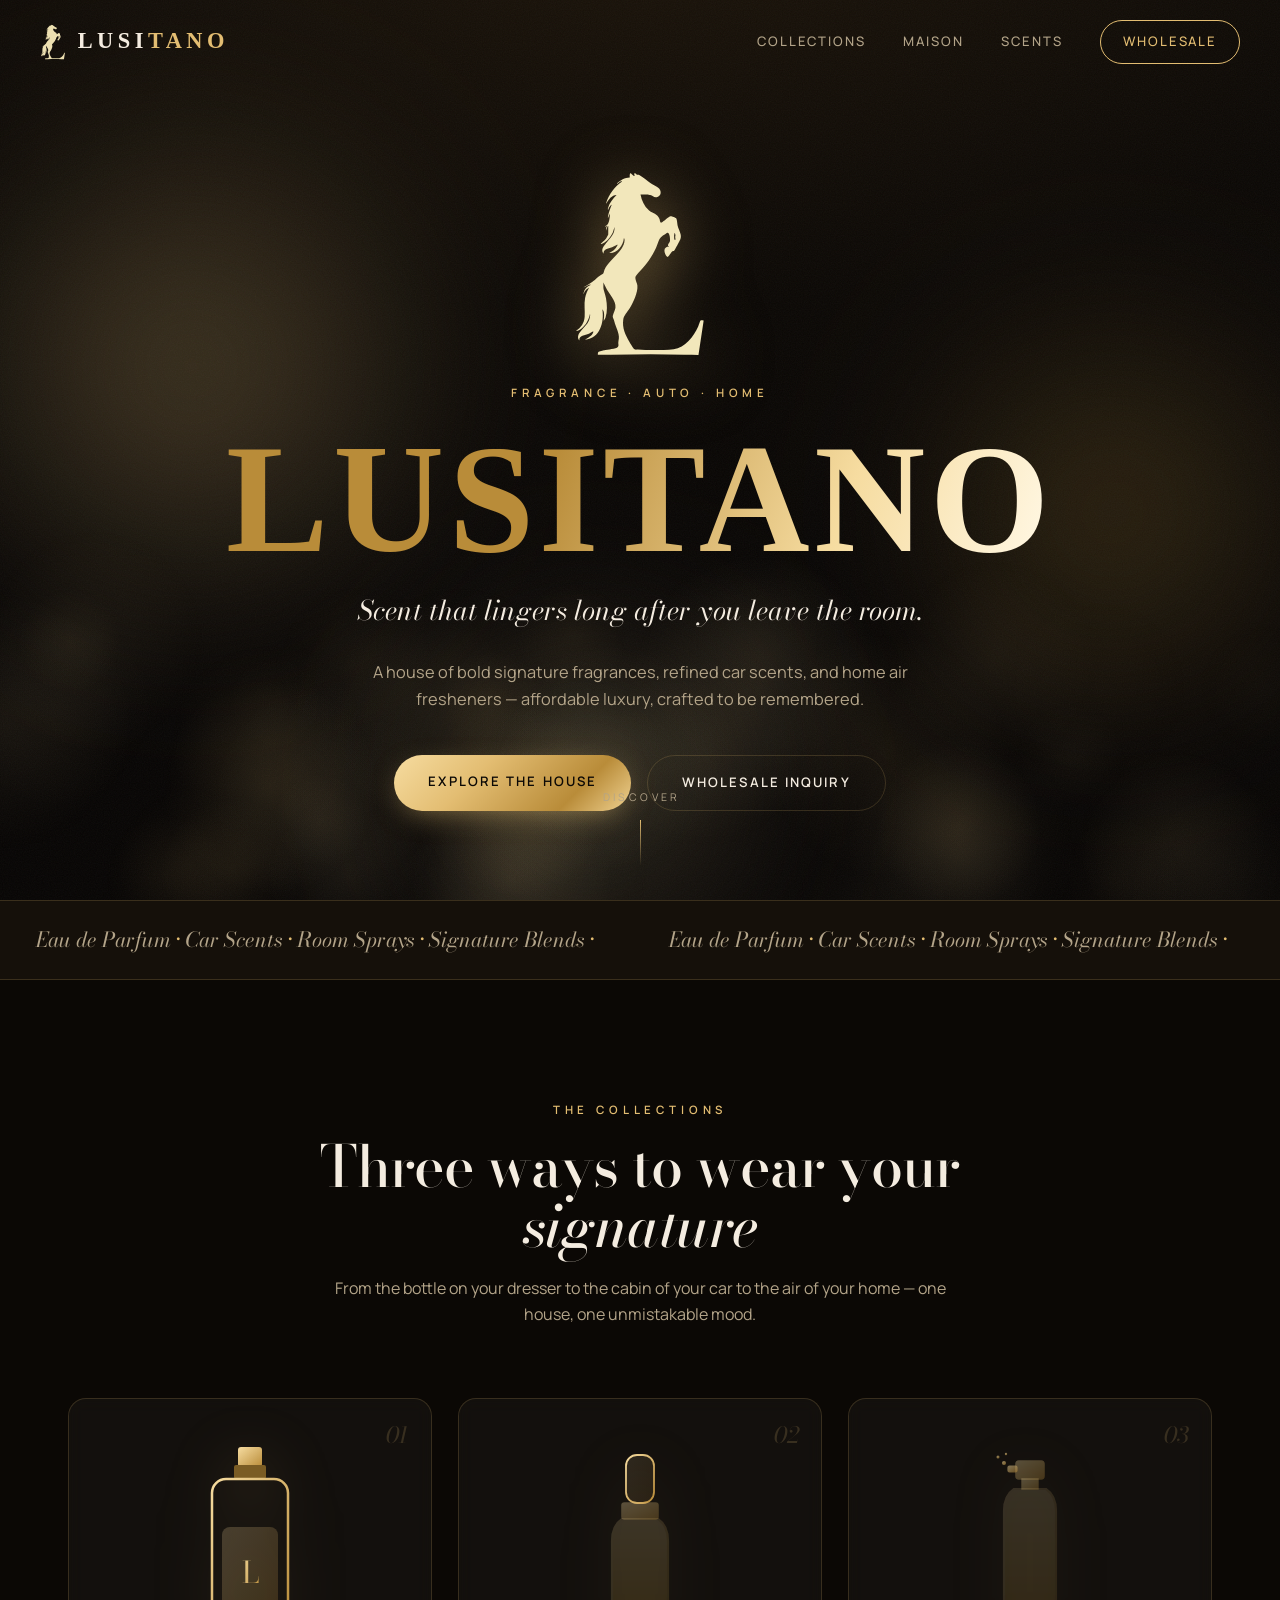
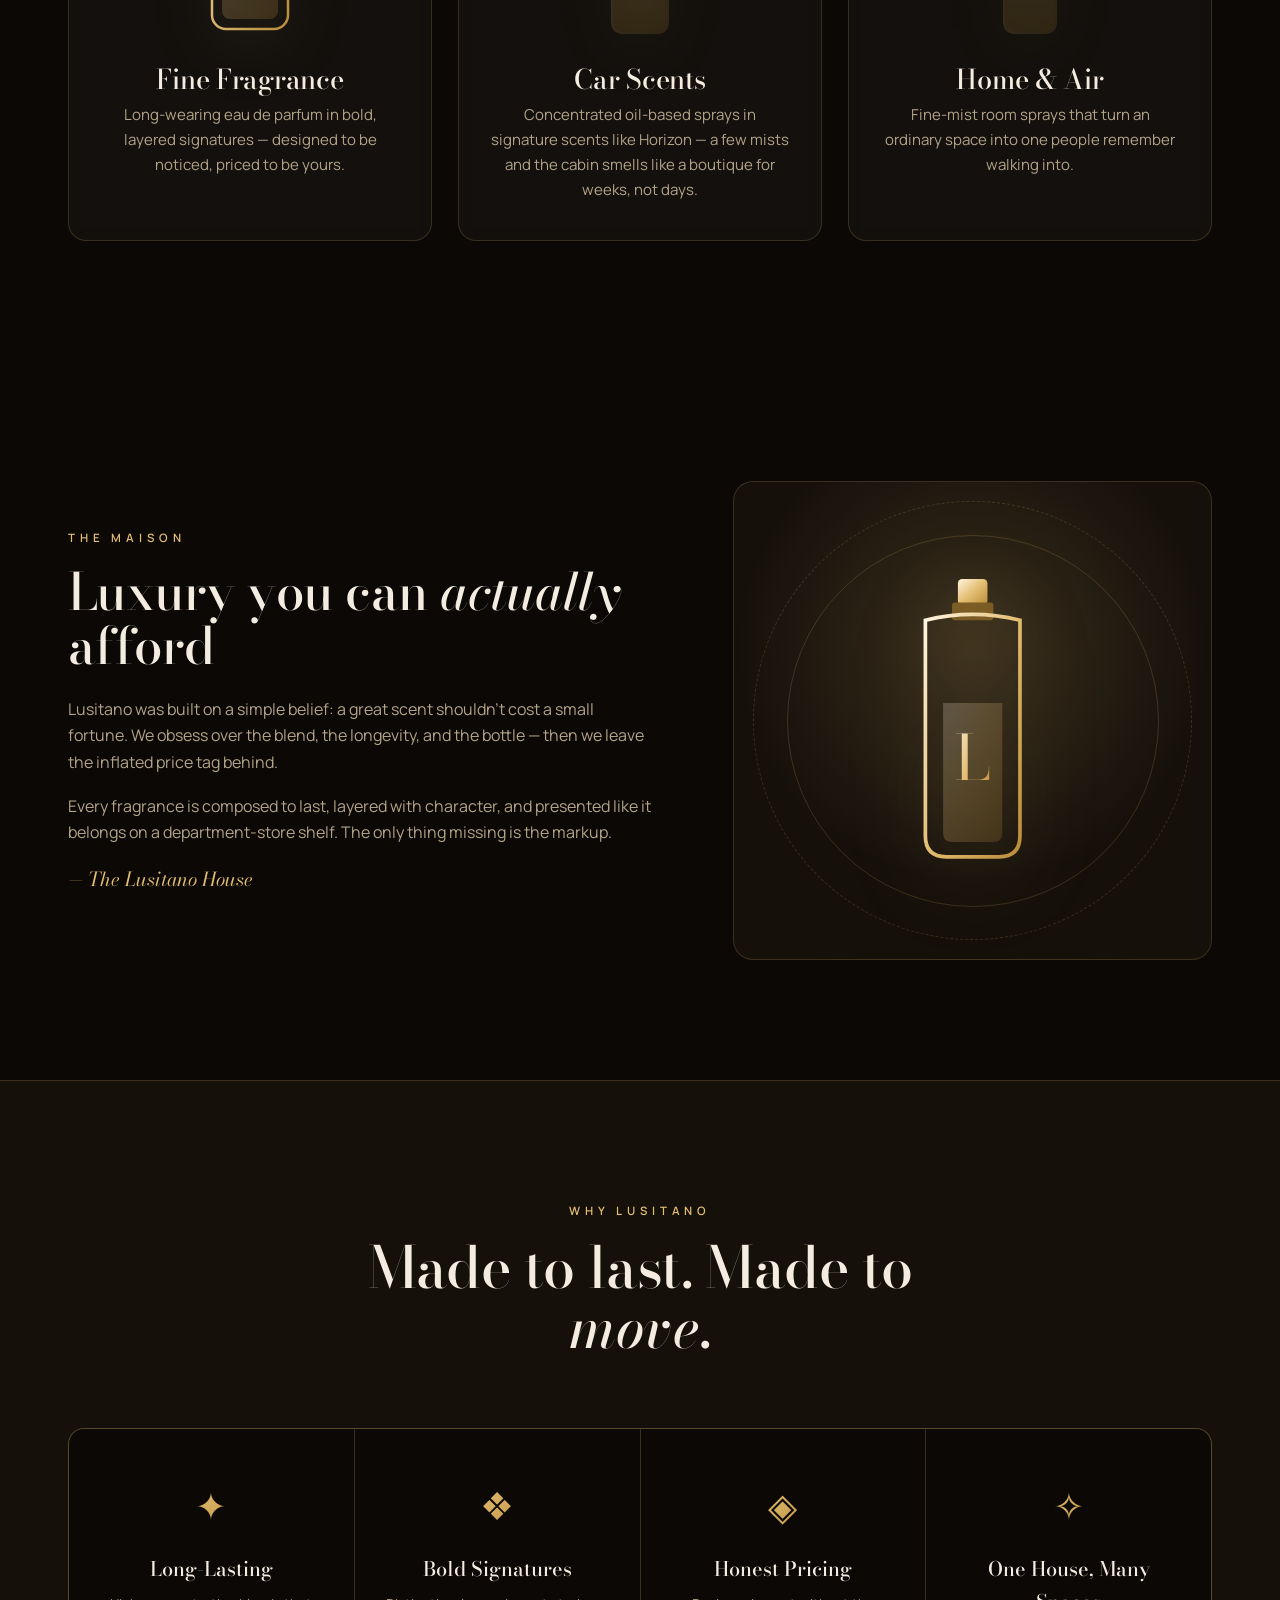
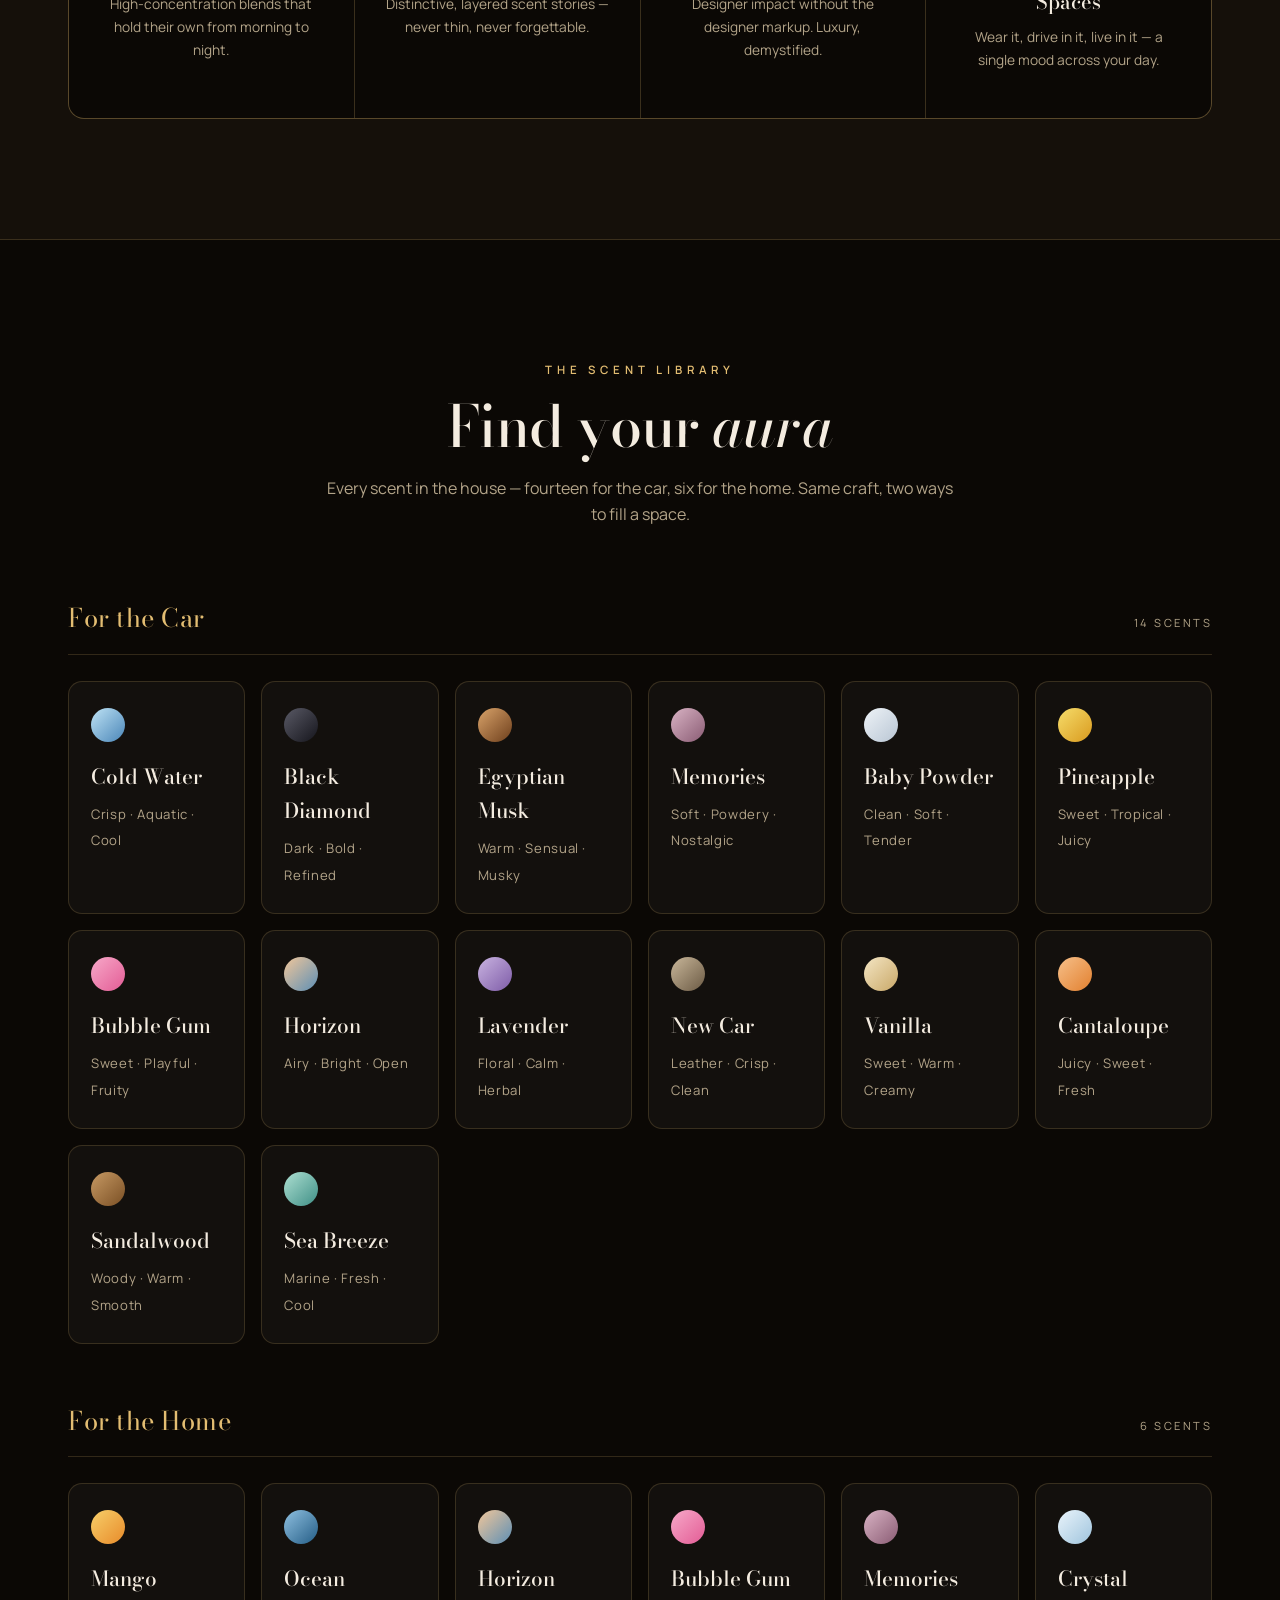
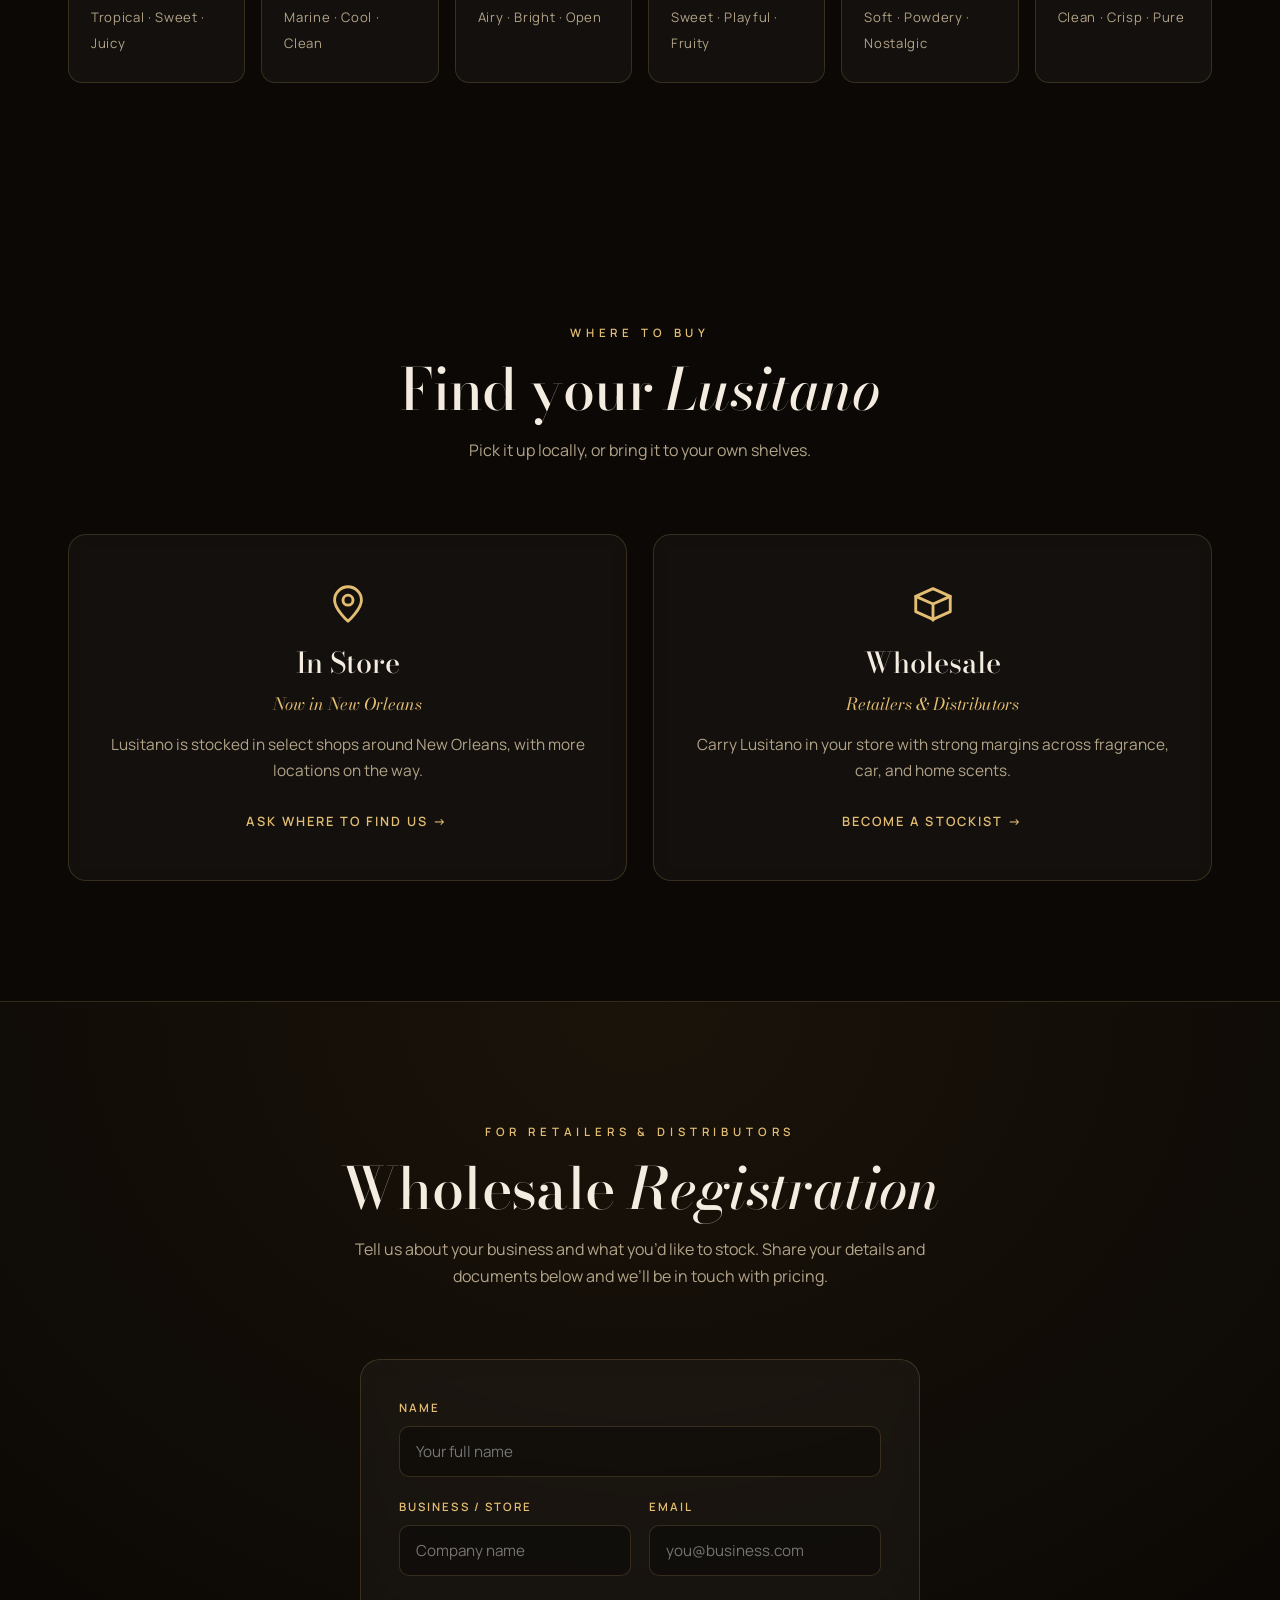
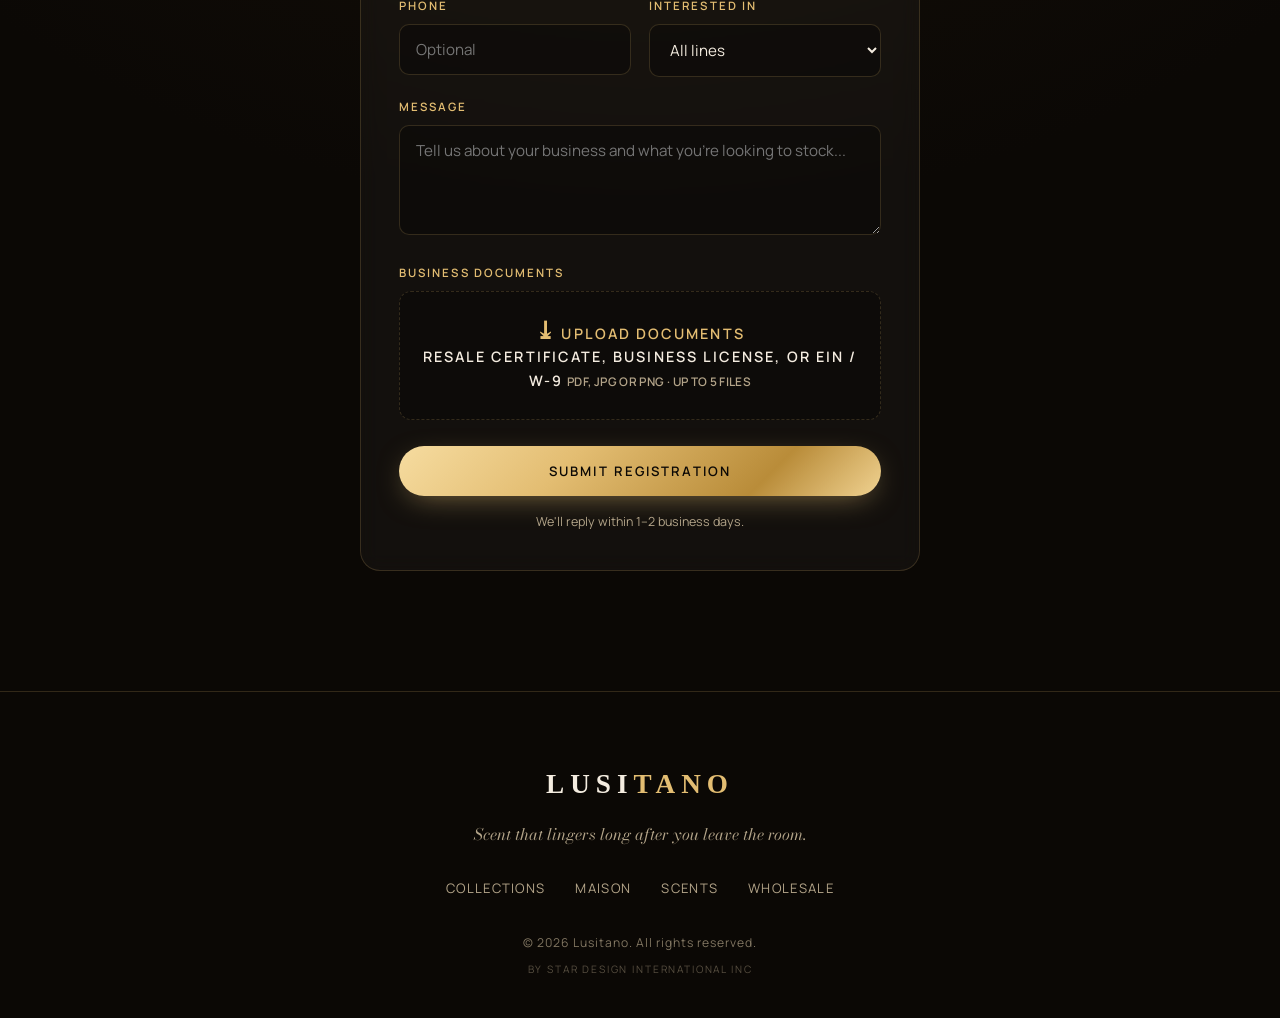
<file: index (26).html>
<!DOCTYPE html>
<html lang="en">
<head>
<meta charset="UTF-8">
<meta name="viewport" content="width=device-width, initial-scale=1.0">
<title>Lusitano — Signature Fragrance, Car &amp; Home Scents</title>
<meta name="description" content="Lusitano crafts bold signature fragrances, car scents, and home air fresheners. Affordable luxury, made to linger. Wholesale inquiries welcome.">

<!-- Open Graph -->
<meta property="og:type" content="website">
<meta property="og:title" content="Lusitano — Signature Fragrance, Car &amp; Home Scents">
<meta property="og:description" content="Bold signature fragrances, car scents, and home air fresheners. Affordable luxury, made to linger.">
<meta property="og:site_name" content="Lusitano">
<meta name="theme-color" content="#0b0805">
<link rel="icon" type="image/svg+xml" href="favicon.svg">

<link rel="preconnect" href="https://fonts.googleapis.com">
<link rel="preconnect" href="https://fonts.gstatic.com" crossorigin>
<link href="https://fonts.googleapis.com/css2?family=Bodoni+Moda:ital,opsz,wght@0,6..96,400;0,6..96,500;0,6..96,600;0,6..96,700;0,6..96,900;1,6..96,400;1,6..96,500&family=Tinos:wght@400;700&family=Manrope:wght@300;400;500;600;700&display=swap" rel="stylesheet">

<style>
:root{
  --bg:#0b0805;
  --bg-2:#15100a;
  --ink:#f4ece0;
  --muted:#b3a489;
  --gold:#e3bd72;
  --gold-bright:#f6dca0;
  --logo:#ecdfb0;
  --gold-deep:#b98c39;
  --line:rgba(227,189,114,.18);
  --glass:rgba(255,255,255,.035);
  --grad-gold:linear-gradient(135deg,#f6dca0 0%,#e3bd72 35%,#b98c39 75%,#f0d291 100%);
  --serif:"Bodoni Moda",serif;
  --wordmark:"Times New Roman","Tinos",Times,serif;
  --sans:"Manrope",system-ui,sans-serif;
}
*{margin:0;padding:0;box-sizing:border-box}
html{scroll-behavior:smooth}
body{
  background:var(--bg);
  color:var(--ink);
  font-family:var(--sans);
  font-weight:400;
  line-height:1.65;
  overflow-x:hidden;
  -webkit-font-smoothing:antialiased;
}

/* ---- Atmospheric background ---- */
.atmosphere{position:fixed;inset:0;z-index:-3;overflow:hidden;background:radial-gradient(120% 80% at 50% -10%,#1c140a 0%,#0b0805 55%,#070504 100%)}
.mist{position:absolute;border-radius:50%;filter:blur(70px);opacity:.5;mix-blend-mode:screen;animation:drift 24s ease-in-out infinite}
.mist.a{width:46vw;height:46vw;left:-8vw;top:8vh;background:radial-gradient(circle,rgba(227,189,114,.55),transparent 70%)}
.mist.b{width:38vw;height:38vw;right:-6vw;top:30vh;background:radial-gradient(circle,rgba(185,140,57,.5),transparent 70%);animation-duration:30s;animation-delay:-6s}
.mist.c{width:32vw;height:32vw;left:30vw;bottom:-10vh;background:radial-gradient(circle,rgba(246,220,160,.4),transparent 70%);animation-duration:34s;animation-delay:-12s}
@keyframes drift{
  0%,100%{transform:translate(0,0) scale(1)}
  33%{transform:translate(6vw,-5vh) scale(1.12)}
  66%{transform:translate(-5vw,4vh) scale(.95)}
}
/* grain */
.mist-canvas{position:fixed;inset:0;z-index:-1;pointer-events:none}
.grain{position:fixed;inset:0;z-index:-2;pointer-events:none;opacity:.05;
  background-image:url("data:image/svg+xml,%3Csvg xmlns='http://www.w3.org/2000/svg' width='160' height='160'%3E%3Cfilter id='n'%3E%3CfeTurbulence type='fractalNoise' baseFrequency='0.85' numOctaves='3'/%3E%3C/filter%3E%3Crect width='100%25' height='100%25' filter='url(%23n)'/%3E%3C/svg%3E")}

/* ---- Shared ---- */
.wrap{max-width:1200px;margin:0 auto;padding:0 28px}
.gold-text{background:var(--grad-gold);-webkit-background-clip:text;background-clip:text;color:transparent}
.eyebrow{font-family:var(--sans);font-size:.72rem;letter-spacing:.42em;text-transform:uppercase;color:var(--gold);font-weight:600;margin-bottom:18px}
h1,h2,h3{font-family:var(--serif);font-weight:500;line-height:1.04;letter-spacing:-.01em}
section{position:relative;padding:120px 0}

/* ---- Nav ---- */
nav{position:fixed;top:0;left:0;right:0;z-index:50;display:flex;align-items:center;justify-content:space-between;
  padding:20px 40px;transition:.4s}
nav.scrolled{padding:14px 40px;background:rgba(11,8,5,.92);border-bottom:1px solid var(--line)}
.logo{display:flex;align-items:center;gap:12px;text-decoration:none;font-family:var(--wordmark);font-weight:700;font-size:1.4rem;letter-spacing:.2em;text-transform:uppercase;color:var(--ink)}
.logo .logo-word span{color:var(--gold)}
.logo-mark{height:36px;width:auto;aspect-ratio:277/388;color:var(--logo);display:block}
.hero-mark{height:clamp(120px,17vw,190px);width:auto;aspect-ratio:277/388;color:#f2e7bb;margin-bottom:24px;opacity:0;animation:rise .9s .1s forwards;filter:drop-shadow(0 14px 34px rgba(227,189,114,.5))}
.nav-links{display:flex;gap:38px;align-items:center}
.nav-links a{color:var(--muted);text-decoration:none;font-size:.82rem;letter-spacing:.14em;text-transform:uppercase;font-weight:500;transition:.3s;position:relative}
.nav-links a:hover{color:var(--ink)}
.nav-links a.cta{padding:10px 22px;border:1px solid var(--gold);border-radius:40px;color:var(--gold)}
.nav-links a.cta:hover{background:var(--gold);color:#0b0805}
.burger{display:none;flex-direction:column;gap:5px;cursor:pointer;background:none;border:none;padding:4px}
.burger span{width:26px;height:2px;background:var(--gold);display:block;transition:.3s;transform-origin:center}
.burger.open span:nth-child(1){transform:translateY(7px) rotate(45deg)}
.burger.open span:nth-child(2){opacity:0}
.burger.open span:nth-child(3){transform:translateY(-7px) rotate(-45deg)}

/* ---- Hero ---- */
.hero{position:relative;min-height:100vh;display:flex;flex-direction:column;align-items:center;justify-content:center;text-align:center;padding-top:80px}
.hero .eyebrow{opacity:0;animation:rise .9s .2s forwards}
.hero h1{font-family:var(--wordmark);font-size:clamp(3.4rem,12vw,10rem);font-weight:700;letter-spacing:.03em;opacity:0;animation:rise 1s .35s forwards}
.hero h1 .shimmer{background:linear-gradient(110deg,#b98c39 20%,#f6dca0 38%,#fff6e0 50%,#f6dca0 62%,#b98c39 80%);
  background-size:200% auto;-webkit-background-clip:text;background-clip:text;color:transparent;animation:shine 6s linear infinite}
@keyframes shine{to{background-position:200% center}}
.hero .tag{font-family:var(--serif);font-style:italic;font-size:clamp(1.1rem,2.6vw,1.7rem);color:var(--ink);margin-top:8px;opacity:0;animation:rise 1s .55s forwards}
.hero .sub{max-width:540px;color:var(--muted);margin:26px auto 0;font-size:1.02rem;opacity:0;animation:rise 1s .7s forwards}
.hero-cta{display:flex;gap:16px;margin-top:42px;opacity:0;animation:rise 1s .85s forwards;flex-wrap:wrap;justify-content:center}
.btn{font-family:var(--sans);font-size:.82rem;letter-spacing:.16em;text-transform:uppercase;font-weight:600;
  padding:16px 34px;border-radius:44px;text-decoration:none;cursor:pointer;border:none;transition:.35s;display:inline-block}
.btn-gold{background:var(--grad-gold);color:#0b0805;box-shadow:0 8px 30px -10px rgba(227,189,114,.6)}
.btn-gold:hover{transform:translateY(-3px);box-shadow:0 14px 40px -10px rgba(227,189,114,.8)}
.btn-ghost{border:1px solid var(--line);color:var(--ink)}
.btn-ghost:hover{border-color:var(--gold);color:var(--gold)}
.scroll-hint{position:absolute;bottom:34px;left:0;right:0;display:flex;flex-direction:column;align-items:center;color:var(--muted);font-size:.66rem;text-transform:uppercase;opacity:0;animation:rise 1s 1.1s forwards}
.scroll-hint .sh-text{letter-spacing:.32em;margin-right:-.32em}
.scroll-hint::after{content:"";display:block;width:1px;height:46px;background:linear-gradient(var(--gold),transparent);margin-top:14px}
@keyframes rise{from{opacity:0;transform:translateY(28px)}to{opacity:1;transform:translateY(0)}}

/* ---- Marquee strip ---- */
.marquee{border-top:1px solid var(--line);border-bottom:1px solid var(--line);padding:22px 0;overflow:hidden;white-space:nowrap;background:var(--bg-2)}
.marquee-track{display:inline-block;animation:scroll 28s linear infinite}
.marquee-track span{font-family:var(--serif);font-style:italic;font-size:1.3rem;color:var(--muted);margin:0 36px}
.marquee-track span b{color:var(--gold);font-style:normal;font-weight:500}
@keyframes scroll{from{transform:translateX(0)}to{transform:translateX(-50%)}}

/* ---- Section heading ---- */
.head{text-align:center;max-width:640px;margin:0 auto 70px}
.head h2{font-size:clamp(2.2rem,5vw,3.6rem)}
.head p{color:var(--muted);margin-top:18px}

/* ---- Collections ---- */
.collections{display:grid;grid-template-columns:repeat(3,1fr);gap:26px}
.card{position:relative;border:1px solid var(--line);border-radius:18px;padding:42px 32px 38px;background:var(--glass);
  backdrop-filter:blur(8px);overflow:hidden;transition:.45s;text-align:center}
.card::before{content:"";position:absolute;inset:0;background:radial-gradient(120% 80% at 50% 0%,rgba(227,189,114,.12),transparent 60%);opacity:0;transition:.45s}
.card:hover{transform:translateY(-8px);border-color:var(--gold)}
.card:hover::before{opacity:1}
.card .art{height:200px;display:flex;align-items:center;justify-content:center;margin-bottom:24px}
.card .art svg{height:100%;filter:drop-shadow(0 16px 30px rgba(227,189,114,.25))}
.card h3{font-size:1.7rem;margin-bottom:10px}
.card p{color:var(--muted);font-size:.94rem}
.card .num{position:absolute;top:18px;right:22px;font-family:var(--serif);font-style:italic;color:var(--line);font-size:1.4rem}

/* ---- Story / split ---- */
.story{display:grid;grid-template-columns:1.1fr .9fr;gap:80px;align-items:center}
.story .vis{aspect-ratio:1;border-radius:20px;border:1px solid var(--line);background:
  radial-gradient(circle at 50% 35%,rgba(227,189,114,.18),transparent 60%),var(--bg-2);
  display:flex;align-items:center;justify-content:center;position:relative;overflow:hidden}
.story .vis svg{height:62%;filter:drop-shadow(0 20px 40px rgba(227,189,114,.3))}
.story .vis .ring{position:absolute;width:78%;height:78%;border:1px solid var(--line);border-radius:50%;animation:spin 40s linear infinite}
.story .vis .ring.two{width:92%;height:92%;animation-duration:60s;animation-direction:reverse;border-style:dashed}
@keyframes spin{to{transform:rotate(360deg)}}
.story h2{font-size:clamp(2rem,4.5vw,3.2rem);margin-bottom:24px}
.story p{color:var(--muted);margin-bottom:18px}
.story .signoff{font-family:var(--serif);font-style:italic;color:var(--gold);font-size:1.2rem}

/* ---- Features ---- */
.features{background:var(--bg-2);border-top:1px solid var(--line);border-bottom:1px solid var(--line)}
.feat-grid{display:grid;grid-template-columns:repeat(4,1fr);gap:1px;background:var(--line);border:1px solid var(--line);border-radius:16px;overflow:hidden}
.feat{background:var(--bg);padding:46px 30px;text-align:center;transition:.4s}
.feat:hover{background:var(--bg-2)}
.feat .ico{font-family:var(--serif);font-size:2.4rem;margin-bottom:14px}
.feat h4{font-family:var(--serif);font-size:1.25rem;font-weight:500;margin-bottom:8px}
.feat p{color:var(--muted);font-size:.86rem}

/* ---- Scent families ---- */
.scent-group{margin-bottom:56px}
.scent-group:last-child{margin-bottom:0}
.scent-group-head{display:flex;align-items:baseline;gap:16px;margin-bottom:26px;padding-bottom:14px;border-bottom:1px solid var(--line)}
.sg-label{font-family:var(--serif);font-size:1.6rem;color:var(--gold);letter-spacing:.02em}
.sg-count{font-size:.7rem;letter-spacing:.22em;text-transform:uppercase;color:var(--muted);margin-left:auto}
.scent-hint{display:none;font-size:.66rem;letter-spacing:.18em;text-transform:uppercase;color:var(--gold);opacity:.75;margin-left:12px}
.scents{display:grid;grid-template-columns:repeat(auto-fill,minmax(170px,1fr));gap:16px}
.scent{border:1px solid var(--line);border-radius:14px;padding:26px 22px;background:var(--glass);transition:.4s;cursor:default}
.scent:hover{border-color:var(--gold);transform:translateY(-5px)}
.scent .dot{width:34px;height:34px;border-radius:50%;margin-bottom:18px}
.scent h4{font-family:var(--serif);font-size:1.3rem;font-weight:500;margin-bottom:6px}
.scent span{color:var(--muted);font-size:.82rem;letter-spacing:.05em}

/* ---- Wholesale ---- */
.wholesale{background:radial-gradient(110% 90% at 50% 0%,#1a130a,#0b0805 70%);border-top:1px solid var(--line)}
.ws-grid{display:grid;grid-template-columns:.9fr 1.1fr;gap:70px;align-items:start}
.ws-copy h2{font-size:clamp(2.2rem,5vw,3.4rem);margin-bottom:22px}
.ws-copy p{color:var(--muted);margin-bottom:26px}
.ws-list{list-style:none}
.ws-list li{padding:14px 0;border-top:1px solid var(--line);color:var(--ink);font-size:.96rem;display:flex;gap:14px;align-items:center}
.ws-list li::before{content:"✦";color:var(--gold)}
.form{border:1px solid var(--line);border-radius:20px;padding:38px;background:var(--glass);backdrop-filter:blur(10px)}
.field{margin-bottom:20px}
.field label{display:block;font-size:.72rem;letter-spacing:.18em;text-transform:uppercase;color:var(--gold);margin-bottom:9px;font-weight:600}
.field input,.field textarea,.field select{width:100%;background:rgba(0,0,0,.3);border:1px solid var(--line);border-radius:10px;
  padding:14px 16px;color:var(--ink);font-family:var(--sans);font-size:.95rem;transition:.3s}
.field input:focus,.field textarea:focus,.field select:focus{outline:none;border-color:var(--gold);background:rgba(0,0,0,.5)}
.field textarea{resize:vertical;min-height:110px}
.field-row{display:grid;grid-template-columns:1fr 1fr;gap:18px}
.form .btn-gold{width:100%;margin-top:6px}
.dropzone{display:flex;flex-direction:column;align-items:center;text-align:center;gap:8px;padding:26px 18px;border:1.5px dashed var(--line);border-radius:12px;background:rgba(0,0,0,.25);cursor:pointer;transition:.3s}
.dropzone:hover{border-color:var(--gold);background:rgba(0,0,0,.4)}
.dz-icon{font-size:1.5rem;color:var(--gold);line-height:1}
.dz-text{font-size:.9rem;color:var(--ink)}
.dz-text b{color:var(--gold);font-weight:600}
.dz-files{font-size:.74rem;color:var(--muted);letter-spacing:.03em;word-break:break-word}
.dropzone input[type=file]{display:none}
.form-note{font-size:.78rem;color:var(--muted);text-align:center;margin-top:16px}
.buy-grid{display:grid;grid-template-columns:1fr 1fr;gap:26px}
.buy-card{border:1px solid var(--line);border-radius:18px;padding:46px 40px;background:var(--glass);backdrop-filter:blur(8px);transition:.45s;text-align:center}
.buy-card:hover{transform:translateY(-6px);border-color:var(--gold)}
.buy-ico{display:flex;justify-content:center;margin-bottom:22px;color:var(--gold)}
.buy-ico svg{height:46px;width:46px}
.buy-card h3{font-size:1.8rem;margin-bottom:12px}
.buy-card .loc{font-family:var(--serif);font-style:italic;color:var(--gold);font-size:1.05rem;margin-bottom:14px}
.buy-card p{color:var(--muted);font-size:.96rem;margin-bottom:24px}
.buy-link{color:var(--gold);text-decoration:none;font-size:.8rem;letter-spacing:.16em;text-transform:uppercase;font-weight:600;transition:.3s}
.buy-link:hover{color:var(--gold-bright)}
.ws-form-wrap{max-width:560px;margin:0 auto}
.form-success{text-align:center;padding:34px 12px}
.form-success .fs-mark{font-size:2rem;color:var(--gold);margin-bottom:14px}
.form-success h3{font-family:var(--serif);font-size:1.9rem;margin-bottom:10px}
.form-success p{color:var(--muted);font-size:.95rem;max-width:340px;margin:0 auto}

/* ---- Footer ---- */
footer{padding:70px 0 40px;border-top:1px solid var(--line);text-align:center}
.foot-logo{font-family:var(--wordmark);font-weight:700;font-size:1.7rem;letter-spacing:.22em;text-transform:uppercase;margin-bottom:14px}
.foot-logo span{color:var(--gold)}
.foot-tag{font-family:var(--serif);font-style:italic;color:var(--muted);margin-bottom:30px}
.foot-links{display:flex;gap:30px;justify-content:center;flex-wrap:wrap;margin-bottom:34px}
.foot-links a{color:var(--muted);text-decoration:none;font-size:.82rem;letter-spacing:.1em;text-transform:uppercase;transition:.3s}
.foot-links a:hover{color:var(--gold)}
.copyright{color:var(--muted);font-size:.76rem;letter-spacing:.08em;opacity:.7}
.credit{color:var(--muted);font-size:.64rem;letter-spacing:.18em;text-transform:uppercase;opacity:.45;margin-top:8px}

/* ---- Reveal ---- */
.reveal{opacity:0;transform:translateY(40px);transition:.9s cubic-bezier(.2,.7,.2,1)}
.reveal.in{opacity:1;transform:none}

/* ---- Responsive ---- */
@media(max-width:900px){
  nav,nav.scrolled{padding:16px 22px}
  .nav-links{position:fixed;inset:0;width:100%;flex-direction:column;justify-content:center;align-items:center;gap:34px;background:rgba(11,8,5,.97);
    backdrop-filter:blur(20px);transform:translateX(100%);transition:.4s;z-index:55}
  .nav-links.open{transform:none}
  .nav-links a{font-size:1.15rem;letter-spacing:.18em}
  .nav-links a.cta{padding:14px 32px}
  .burger{display:flex;z-index:60}
  /* hero cleanup on mobile */
  .hero{padding:84px 24px 40px}
  .hero h1{font-size:2.7rem;letter-spacing:.02em}
  .hero .tag{font-size:1.02rem;margin-top:10px}
  .hero .sub{font-size:.92rem;margin-top:20px}
  .hero-cta{margin-top:34px;gap:12px}
  .scroll-hint{display:none}
  .collections,.feat-grid,.story,.ws-grid,.buy-grid{grid-template-columns:1fr}
  .feat-grid{gap:1px}
  .story{gap:40px}
  .ws-grid{gap:44px}
  section{padding:80px 0}
  .field-row{grid-template-columns:1fr}
  /* tone down atmosphere on mobile */
  .mist{opacity:.2;filter:blur(55px)}
  .mist.c{display:none}
  /* scents become a side-scroll carousel */
  .scents{display:flex;gap:14px;overflow-x:auto;scroll-snap-type:x mandatory;-webkit-overflow-scrolling:touch;padding:4px 0 16px;scrollbar-width:none}
  .scents::-webkit-scrollbar{display:none}
  .scent{flex:0 0 72%;scroll-snap-align:center}
  .scent-hint{display:block}
}
</style>
</head>
<body>

<div class="atmosphere">
  <div class="mist a"></div><div class="mist b"></div><div class="mist c"></div>
</div>
<div class="grain"></div>
<canvas class="mist-canvas" id="mistCanvas"></canvas>
<svg width="0" height="0" aria-hidden="true" style="position:absolute"><symbol id="horseMark" viewBox="822.80 273.86 277.03 388.39"><path transform="matrix(1,0,0,-1,1033.657,418.74708)" d="M0 0C1.201 1.134-.022 4.557-.046 6.034-.064 7.209 .557 8.403 .476 9.471 .398 10.495-.183 13.814-1.399 14.179-2.278 11.052-2.428 7.162-2.112 3.906-2.052 3.285-1.524-1.439 0 0M-136.891 29.08C-139.986 26.578-139.642 21.987-140.446 18.445L-141.102 24.425-139.026 29.789-142.924 26.246C-143.793 28.637-139.394 30.169-137.981 31.943-134.559 36.237-133.401 48.391-133.351 53.903L-136.895 45.759C-137.873 44.602-137.632 46.519-137.534 47.091-136.083 55.61-133.119 64.056-129.791 71.988-130.779 72.474-132.027 70.385-132.514 69.745-134.268 67.439-136.155 64.551-136.9 61.715-138.33 61.693-137.481 64.561-137.288 65.299-134.645 75.355-126.924 84.226-119.867 91.494-130.223 90.707-134.712 83.29-139.84 75.653-140.329 74.924-141.263 73.438-141.134 75.525-135.677 93.495-123.917 108.929-108.521 119.523-112.001 120.624-115.668 115.917-118.105 114.918-118.43 114.784-119.267 114.732-119.154 115.261-112.171 122.118-103.019 127.631-92.908 127.675-92.747 130.79-93.798 134.534-91.139 136.885-90.313 135.965-83.939 129.495-82.985 130.518-82.925 132.682-84.912 135.183-82.628 136.885-82.249 136.882-78.837 133.578-77.799 133.151-76.357 132.557-75.369 133.486-73.53 132.569-66.628 129.128-57.614 120.817-50.864 116.171-46.051 112.859-37.905 109.099-34.065 106.016-28.076 101.209-27.647 90.256-36.287 87.725-43.529 85.603-45.387 90.35-51.049 91.869-51.868 92.089-56.545 92.92-57.091 92.92H-70.923C-68.465 80.56-63.466 69.158-53.907 60.637-45.95 53.543-36.231 54.13-32.067 42.755-31.111 40.144-31.303 33.623-27.852 35.294-23.158 37.567-13.559 47.299-9.385 48.098-7.511 48.457 .516 45.263 1.82 44.012 3.701 42.208 4.275 31.91 5.18 28.22 7.363 19.323 14.368 10.008 10.561 1.151 9.524-1.261-.891-21.011-1.792-21.963-3.291-23.546-5.288-23.02-6.764-24.084-8.688-25.471-13.399-35.471-16.586-34.706-22.999-27.105-26.01-13.63-12.05-13.471L-14.814-11.995C-15.298-8.266-11.255-6.116-10.675-2.44-10.122 1.063-10.903 15.739-16.534 14.75-21.405 10.792-29.211 7.593-32.045 1.906-34.67-3.363-36.52-10.244-39.103-15.862-48.423-36.137-58.015-48.339-72.706-64.542-74.571-66.599-80.219-72.617-81.007-74.68-82.925-79.702-77.867-87.707-77.313-93.287-75.945-107.074-86.086-128.672-93.327-140.391-97.694-147.458-105.059-154.511-106.206-162.978-108.585-180.535-101.967-194.192-93.478-208.758-91.739-211.743-85.344-222.736-82.99-223.802-79.966-225.172-78.668-223.95-76.281-224.131-54.271-225.799-25.232-225.597-3.191-223.434 20.078-221.149 37.891-196.936 46.949-177.104 47.981-174.845 50.598-166.263 51.425-165.265 52.589-163.862 56.354-164.818 58.173-164.573L47.539-235.506C38.214-234.933 28.82-235.156 19.488-234.821-30.666-233.02-80.594-233.455-130.832-234.821-139.929-235.068-149.08-234.578-158.173-234.791-158.18-233.418-158.07-229.872-156.996-229.06-155.746-228.115-147.07-226.283-144.828-225.791-139.087-224.532-120.156-223.027-117.393-219.177-114.724-215.457-116.672-212.888-116.347-209.649-115.633-202.549-114.176-199.91-115.938-192.204-118.104-182.731-122.839-174.828-125.287-163.958-125.801-161.674-127.503-159.038-127.644-157.035-127.945-152.763-122.881-143.649-122.178-138.494-120.282-124.579-135.505-110.38-141.268-98.367L-146.822-87.25V-97.536C-146.822-101.67-142.45-113.774-141.476-119.145-139.079-132.364-138.412-146.312-142.538-159.275L-146.105-165.983C-145.872-158.172-143.267-148.229-148.942-141.869-144.857-168.03-153.548-201.627-184.413-203.939-178.414-199.873-169.681-196.574-167.528-188.901-167.283-188.028-166.971-186.876-168.439-187.279-170.377-187.812-174.07-190.793-176.627-191.864-183.65-194.804-197.604-195.557-195.773-205.709-199.163-203.263-199.184-198.356-197.93-194.679-195.292-186.942-182.093-176.109-177.648-167.435-175.221-162.701-173.13-156.386-174.131-151.083-176.451-163.023-182.11-174.159-191.984-181.472-194.963-183.678-198.932-186.583-202.855-186.206-192.424-179.068-186.068-170.054-185.098-157.147-184.119-144.118-186.651-132.302-184.224-119.008-182.821-111.324-179.561-104.342-175.898-97.542L-182.281-101.799C-184.19-104.359-186.143-106.625-186.553-109.944-187.674-110.142-187.319-108.966-187.202-108.238-185.944-100.406-180.027-95.272-173.072-92.207-173.146-90.626-176.233-91.92-177.004-92.181L-187.25-97.539C-184.907-94.72-181.56-93.376-178.566-91.515-168.526-85.274-165.864-83.213-157.087-75.212-154.617-72.961-148.91-70.551-147.547-69.147-146.227-67.789-145.179-62.081-144.121-59.805-134.801-39.76-104.845-23.189-103.528-1.033-103.459 .124-103.474 3.232-104.964 3.541-106.215-11.239-118.604-28.037-134.763-26.95-132.235-24.834-128.973-23.696-126.31-21.578-122.402-18.469-119.978-14.685-117.744-10.283-117.321-8.978-126.841-14.196-127.682-14.532-135.18-17.53-147.221-17.884-146.464-28.372-152.52-20.537-146.658-13.724-141.837-7.47-133.97 2.732-122.74 11.674-124.13 26.239L-127.328 15.615C-130.894 7.774-136.51-.04-143.761-4.836-146.108-6.388-149.625-9.117-152.493-8.163-149.279-5.336-145.213-2.288-142.583 1.078-141.387 2.608-136.891 10.319-136.891 11.701Z" fill="currentColor"/></symbol></svg>

<!-- NAV -->
<nav id="nav">
  <a class="logo" href="#top">
    <svg class="logo-mark" aria-hidden="true"><use href="#horseMark"/></svg>
    <span class="logo-word">Lusi<span>tano</span></span>
  </a>
  <div class="nav-links" id="navLinks">
    <a href="#collections">Collections</a>
    <a href="#story">Maison</a>
    <a href="#scents">Scents</a>
    <a href="#wholesale" class="cta">Wholesale</a>
  </div>
  <button class="burger" id="burger" aria-label="Menu"><span></span><span></span><span></span></button>
</nav>

<!-- HERO -->
<header class="hero" id="top">
  <svg class="hero-mark" role="img" aria-label="Lusitano"><use href="#horseMark"/></svg>
  <div class="eyebrow">Fragrance · Auto · Home</div>
  <h1><span class="shimmer">LUSITANO</span></h1>
  <div class="tag">Scent that lingers long after you leave the room.</div>
  <p class="sub">A house of bold signature fragrances, refined car scents, and home air fresheners — affordable luxury, crafted to be remembered.</p>
  <div class="hero-cta">
    <a href="#collections" class="btn btn-gold">Explore the House</a>
    <a href="#wholesale" class="btn btn-ghost">Wholesale Inquiry</a>
  </div>
  <div class="scroll-hint"><span class="sh-text">Discover</span></div>
</header>

<!-- MARQUEE -->
<div class="marquee">
  <div class="marquee-track">
    <span>Eau de Parfum <b>·</b> Car Scents <b>·</b> Room Sprays <b>·</b> Signature Blends <b>·</b></span>
    <span>Eau de Parfum <b>·</b> Car Scents <b>·</b> Room Sprays <b>·</b> Signature Blends <b>·</b></span>
  </div>
</div>

<!-- COLLECTIONS -->
<section id="collections">
  <div class="wrap">
    <div class="head reveal">
      <div class="eyebrow">The Collections</div>
      <h2>Three ways to wear your <em>signature</em></h2>
      <p>From the bottle on your dresser to the cabin of your car to the air of your home — one house, one unmistakable mood.</p>
    </div>
    <div class="collections">

      <div class="card reveal">
        <div class="num">01</div>
        <div class="art">
          <svg viewBox="0 0 120 200" xmlns="http://www.w3.org/2000/svg">
            <defs><linearGradient id="g1" x1="0" y1="0" x2="1" y2="1">
              <stop offset="0" stop-color="#f6dca0"/><stop offset="1" stop-color="#b98c39"/></linearGradient></defs>
            <rect x="48" y="6" width="24" height="20" rx="3" fill="url(#g1)"/>
            <rect x="44" y="24" width="32" height="14" rx="2" fill="#7a5c24"/>
            <rect x="22" y="38" width="76" height="150" rx="14" fill="none" stroke="url(#g1)" stroke-width="2.5"/>
            <rect x="32" y="86" width="56" height="92" rx="8" fill="url(#g1)" opacity="0.22"/>
            <text x="60" y="142" text-anchor="middle" font-family="Bodoni Moda,serif" font-size="30" fill="url(#g1)">L</text>
          </svg>
        </div>
        <h3>Fine Fragrance</h3>
        <p>Long-wearing eau de parfum in bold, layered signatures — designed to be noticed, priced to be yours.</p>
      </div>

      <div class="card reveal">
        <div class="num">02</div>
        <div class="art">
          <svg viewBox="0 0 120 200" xmlns="http://www.w3.org/2000/svg">
            <defs>
              <linearGradient id="carG" x1="0" y1="0" x2="1" y2="1"><stop offset="0" stop-color="#f6dca0"/><stop offset="1" stop-color="#b98c39"/></linearGradient>
              <linearGradient id="carLiq" x1="0" y1="0" x2="0" y2="1"><stop offset="0" stop-color="#f6dca0"/><stop offset="1" stop-color="#c9962f"/></linearGradient>
            </defs>
            <rect x="46" y="14" width="28" height="48" rx="11" fill="url(#carG)" opacity="0.12"/>
            <rect x="46" y="14" width="28" height="48" rx="11" fill="none" stroke="url(#carG)" stroke-width="1.8"/>
            <rect x="42" y="62" width="36" height="16" rx="2.5" fill="url(#carG)" opacity="0.3" stroke="url(#carG)" stroke-width="1.6"/>
            <path d="M42 78 L78 78 C84 82 88 88 88 100 L88 180 Q88 192 76 192 L44 192 Q32 192 32 180 L32 100 C32 88 36 82 42 78 Z" fill="url(#carLiq)" opacity="0.16" stroke="url(#carG)" stroke-width="2.2"/>
          </svg>
        </div>
        <h3>Car Scents</h3>
        <p>Concentrated oil-based sprays in signature scents like Horizon — a few mists and the cabin smells like a boutique for weeks, not days.</p>
      </div>

      <div class="card reveal">
        <div class="num">03</div>
        <div class="art">
          <svg viewBox="0 0 120 200" xmlns="http://www.w3.org/2000/svg">
            <defs>
              <linearGradient id="g3" x1="0" y1="0" x2="1" y2="1"><stop offset="0" stop-color="#f6dca0"/><stop offset="1" stop-color="#b98c39"/></linearGradient>
              <linearGradient id="g3liq" x1="0" y1="0" x2="0" y2="1"><stop offset="0" stop-color="#f6dca0"/><stop offset="1" stop-color="#c9962f"/></linearGradient>
            </defs>
            <g fill="url(#g3)" opacity="0.6"><circle cx="34" cy="22" r="2"/><circle cx="28" cy="16" r="1.5"/><circle cx="36" cy="13" r="1.2"/></g>
            <rect x="46" y="20" width="28" height="18" rx="3" fill="url(#g3)" opacity="0.3" stroke="url(#g3)" stroke-width="1.6"/>
            <rect x="38" y="25" width="9" height="6" rx="1.5" fill="url(#g3)" opacity="0.5" stroke="url(#g3)" stroke-width="1.2"/>
            <rect x="52" y="38" width="16" height="10" fill="url(#g3)" opacity="0.3" stroke="url(#g3)" stroke-width="1.4"/>
            <path d="M44 48 L76 48 C82 52 86 58 86 70 L86 180 Q86 192 74 192 L46 192 Q34 192 34 180 L34 70 C34 58 38 52 44 48 Z" fill="url(#g3liq)" opacity="0.15" stroke="url(#g3)" stroke-width="2.2"/>
          </svg>
        </div>
        <h3>Home &amp; Air</h3>
        <p>Fine-mist room sprays that turn an ordinary space into one people remember walking into.</p>
      </div>

    </div>
  </div>
</section>

<!-- STORY -->
<section id="story">
  <div class="wrap">
    <div class="story">
      <div class="reveal">
        <div class="eyebrow">The Maison</div>
        <h2>Luxury you can <em>actually</em> afford</h2>
        <p>Lusitano was built on a simple belief: a great scent shouldn't cost a small fortune. We obsess over the blend, the longevity, and the bottle — then we leave the inflated price tag behind.</p>
        <p>Every fragrance is composed to last, layered with character, and presented like it belongs on a department-store shelf. The only thing missing is the markup.</p>
        <p class="signoff">— The Lusitano House</p>
      </div>
      <div class="vis reveal">
        <div class="ring"></div><div class="ring two"></div>
        <svg viewBox="0 0 120 200" xmlns="http://www.w3.org/2000/svg">
          <defs><linearGradient id="g4" x1="0" y1="0" x2="1" y2="1">
            <stop offset="0" stop-color="#fff6e0"/><stop offset="0.5" stop-color="#e3bd72"/><stop offset="1" stop-color="#b98c39"/></linearGradient></defs>
          <rect x="50" y="4" width="20" height="18" rx="3" fill="url(#g4)"/>
          <rect x="46" y="20" width="28" height="12" rx="2" fill="#7a5c24"/>
          <path d="M28 32 Q60 24 92 32 L92 178 Q92 192 78 192 L42 192 Q28 192 28 178 Z" fill="none" stroke="url(#g4)" stroke-width="2.5"/>
          <path d="M40 88 L80 88 L80 176 Q80 182 74 182 L46 182 Q40 182 40 176 Z" fill="url(#g4)" opacity="0.22"/>
          <text x="60" y="140" text-anchor="middle" font-family="Bodoni Moda,serif" font-size="42" fill="url(#g4)">L</text>
        </svg>
      </div>
    </div>
  </div>
</section>

<!-- FEATURES -->
<section class="features">
  <div class="wrap">
    <div class="head reveal">
      <div class="eyebrow">Why Lusitano</div>
      <h2>Made to last. Made to <em>move</em>.</h2>
    </div>
    <div class="feat-grid">
      <div class="feat reveal"><div class="ico gold-text">✦</div><h4>Long-Lasting</h4><p>High-concentration blends that hold their own from morning to night.</p></div>
      <div class="feat reveal"><div class="ico gold-text">❖</div><h4>Bold Signatures</h4><p>Distinctive, layered scent stories — never thin, never forgettable.</p></div>
      <div class="feat reveal"><div class="ico gold-text">◈</div><h4>Honest Pricing</h4><p>Designer impact without the designer markup. Luxury, demystified.</p></div>
      <div class="feat reveal"><div class="ico gold-text">✧</div><h4>One House, Many Spaces</h4><p>Wear it, drive in it, live in it — a single mood across your day.</p></div>
    </div>
  </div>
</section>

<!-- SCENTS -->
<section id="scents">
  <div class="wrap">
    <div class="head reveal">
      <div class="eyebrow">The Scent Library</div>
      <h2>Find your <em>aura</em></h2>
      <p>Every scent in the house — fourteen for the car, six for the home. Same craft, two ways to fill a space.</p>
    </div>

    <div class="scent-group reveal">
      <div class="scent-group-head"><span class="sg-label">For the Car</span><span class="scent-hint">Swipe →</span><span class="sg-count">14 Scents</span></div>
      <div class="scents">
        <div class="scent"><div class="dot" style="background:linear-gradient(135deg,#bfe3f5,#4a86b8)"></div><h4>Cold Water</h4><span>Crisp · Aquatic · Cool</span></div>
        <div class="scent"><div class="dot" style="background:linear-gradient(135deg,#5a5a66,#15151c)"></div><h4>Black Diamond</h4><span>Dark · Bold · Refined</span></div>
        <div class="scent"><div class="dot" style="background:linear-gradient(135deg,#d9a36a,#6e3f1c)"></div><h4>Egyptian Musk</h4><span>Warm · Sensual · Musky</span></div>
        <div class="scent"><div class="dot" style="background:linear-gradient(135deg,#d9b3c4,#8a5c74)"></div><h4>Memories</h4><span>Soft · Powdery · Nostalgic</span></div>
        <div class="scent"><div class="dot" style="background:linear-gradient(135deg,#eef3f7,#b9c6d4)"></div><h4>Baby Powder</h4><span>Clean · Soft · Tender</span></div>
        <div class="scent"><div class="dot" style="background:linear-gradient(135deg,#f6dd6b,#d99a1e)"></div><h4>Pineapple</h4><span>Sweet · Tropical · Juicy</span></div>
        <div class="scent"><div class="dot" style="background:linear-gradient(135deg,#f7a9c9,#e35c95)"></div><h4>Bubble Gum</h4><span>Sweet · Playful · Fruity</span></div>
        <div class="scent"><div class="dot" style="background:linear-gradient(135deg,#f2c79a,#5d8fb5)"></div><h4>Horizon</h4><span>Airy · Bright · Open</span></div>
        <div class="scent"><div class="dot" style="background:linear-gradient(135deg,#c9b3e0,#7e5ca8)"></div><h4>Lavender</h4><span>Floral · Calm · Herbal</span></div>
        <div class="scent"><div class="dot" style="background:linear-gradient(135deg,#c9b79a,#6b5a44)"></div><h4>New Car</h4><span>Leather · Crisp · Clean</span></div>
        <div class="scent"><div class="dot" style="background:linear-gradient(135deg,#f4e6c4,#c9a868)"></div><h4>Vanilla</h4><span>Sweet · Warm · Creamy</span></div>
        <div class="scent"><div class="dot" style="background:linear-gradient(135deg,#f6c08a,#e2802f)"></div><h4>Cantaloupe</h4><span>Juicy · Sweet · Fresh</span></div>
        <div class="scent"><div class="dot" style="background:linear-gradient(135deg,#c79a64,#7a4f24)"></div><h4>Sandalwood</h4><span>Woody · Warm · Smooth</span></div>
        <div class="scent"><div class="dot" style="background:linear-gradient(135deg,#aee0d2,#3f8f86)"></div><h4>Sea Breeze</h4><span>Marine · Fresh · Cool</span></div>
      </div>
    </div>

    <div class="scent-group reveal">
      <div class="scent-group-head"><span class="sg-label">For the Home</span><span class="scent-hint">Swipe →</span><span class="sg-count">6 Scents</span></div>
      <div class="scents">
        <div class="scent"><div class="dot" style="background:linear-gradient(135deg,#f7cf6a,#e88b2a)"></div><h4>Mango</h4><span>Tropical · Sweet · Juicy</span></div>
        <div class="scent"><div class="dot" style="background:linear-gradient(135deg,#8fc0e0,#245d86)"></div><h4>Ocean</h4><span>Marine · Cool · Clean</span></div>
        <div class="scent"><div class="dot" style="background:linear-gradient(135deg,#f2c79a,#5d8fb5)"></div><h4>Horizon</h4><span>Airy · Bright · Open</span></div>
        <div class="scent"><div class="dot" style="background:linear-gradient(135deg,#f7a9c9,#e35c95)"></div><h4>Bubble Gum</h4><span>Sweet · Playful · Fruity</span></div>
        <div class="scent"><div class="dot" style="background:linear-gradient(135deg,#d9b3c4,#8a5c74)"></div><h4>Memories</h4><span>Soft · Powdery · Nostalgic</span></div>
        <div class="scent"><div class="dot" style="background:linear-gradient(135deg,#eaf4fb,#9fc4dd)"></div><h4>Crystal</h4><span>Clean · Crisp · Pure</span></div>
      </div>
    </div>
  </div>
</section>

<!-- WHERE TO BUY -->
<section id="buy">
  <div class="wrap">
    <div class="head reveal">
      <div class="eyebrow">Where to Buy</div>
      <h2>Find your <em>Lusitano</em></h2>
      <p>Pick it up locally, or bring it to your own shelves.</p>
    </div>
    <div class="buy-grid">
      <div class="buy-card reveal">
        <div class="buy-ico">
          <svg viewBox="0 0 24 24" fill="none" stroke="currentColor" stroke-width="1.5" stroke-linecap="round" stroke-linejoin="round"><path d="M12 21s7-6.3 7-11a7 7 0 1 0-14 0c0 4.7 7 11 7 11Z"/><circle cx="12" cy="10" r="2.6"/></svg>
        </div>
        <h3>In Store</h3>
        <div class="loc">Now in New Orleans</div>
        <p>Lusitano is stocked in select shops around New Orleans, with more locations on the way.</p>
        <a class="buy-link" href="mailto:stardesignusa@gmail.com?subject=Where%20to%20buy%20Lusitano">Ask where to find us →</a>
      </div>
      <div class="buy-card reveal">
        <div class="buy-ico">
          <svg viewBox="0 0 24 24" fill="none" stroke="currentColor" stroke-width="1.5" stroke-linecap="round" stroke-linejoin="round"><path d="M3 8l9-4 9 4-9 4-9-4Z"/><path d="M3 8v8l9 4 9-4V8"/><path d="M12 12v8.5"/></svg>
        </div>
        <h3>Wholesale</h3>
        <div class="loc">Retailers &amp; Distributors</div>
        <p>Carry Lusitano in your store with strong margins across fragrance, car, and home scents.</p>
        <a class="buy-link" href="#wholesale">Become a stockist →</a>
      </div>
    </div>
  </div>
</section>

<!-- WHOLESALE -->
<section id="wholesale" class="wholesale">
  <div class="wrap">
    <div class="head reveal">
      <div class="eyebrow">For Retailers &amp; Distributors</div>
      <h2>Wholesale <em>Registration</em></h2>
      <p>Tell us about your business and what you’d like to stock. Share your details and documents below and we’ll be in touch with pricing.</p>
    </div>
    <div class="ws-form-wrap">
      <form class="form reveal" id="wsForm" action="https://formspree.io/f/mrevepnp" method="POST" enctype="multipart/form-data">
        <div class="field">
          <label for="name">Name</label>
          <input id="name" name="name" type="text" placeholder="Your full name" required>
        </div>
        <div class="field-row">
          <div class="field">
            <label for="company">Business / Store</label>
            <input id="company" name="business" type="text" placeholder="Company name">
          </div>
          <div class="field">
            <label for="email">Email</label>
            <input id="email" name="email" type="email" placeholder="you@business.com" required>
          </div>
        </div>
        <div class="field-row">
          <div class="field">
            <label for="phone">Phone</label>
            <input id="phone" name="phone" type="tel" placeholder="Optional">
          </div>
          <div class="field">
            <label for="interest">Interested In</label>
            <select id="interest" name="interest">
              <option>All lines</option>
              <option>Fine Fragrance</option>
              <option>Car Scents</option>
              <option>Home &amp; Air</option>
            </select>
          </div>
        </div>
        <div class="field">
          <label for="msg">Message</label>
          <textarea id="msg" name="message" placeholder="Tell us about your business and what you're looking to stock..."></textarea>
        </div>
        <div class="field">
          <label>Business Documents</label>
          <label class="dropzone" for="docs">
            <span class="dz-icon">⤓</span>
            <span class="dz-text"><b>Upload documents</b><br>Resale certificate, business license, or EIN / W-9</span>
            <span class="dz-files" id="dzFiles">PDF, JPG or PNG · up to 5 files</span>
            <input id="docs" name="documents" type="file" accept=".pdf,.jpg,.jpeg,.png" multiple>
          </label>
        </div>
        <button class="btn btn-gold" type="submit">Submit Registration</button>
        <p class="form-note">We'll reply within 1–2 business days.</p>
      </form>
    </div>
  </div>
</section>

<!-- FOOTER -->
<footer>
  <div class="wrap">
    <div class="foot-logo">Lusi<span>tano</span></div>
    <div class="foot-tag">Scent that lingers long after you leave the room.</div>
    <div class="foot-links">
      <a href="#collections">Collections</a>
      <a href="#story">Maison</a>
      <a href="#scents">Scents</a>
      <a href="#wholesale">Wholesale</a>
    </div>
    <div class="copyright">© <span id="year"></span> Lusitano. All rights reserved.</div>
    <div class="credit">by Star Design International Inc</div>
  </div>
</footer>

<script>

// nav scroll state
const nav = document.getElementById('nav');
addEventListener('scroll', () => nav.classList.toggle('scrolled', scrollY > 40));

// mobile menu
const burger = document.getElementById('burger');
const navLinks = document.getElementById('navLinks');
burger.addEventListener('click', () => { navLinks.classList.toggle('open'); burger.classList.toggle('open'); });
navLinks.querySelectorAll('a').forEach(a => a.addEventListener('click', () => { navLinks.classList.remove('open'); burger.classList.remove('open'); }));

// year
document.getElementById('year').textContent = new Date().getFullYear();

// reveal on scroll
const io = new IntersectionObserver((entries) => {
  entries.forEach(e => { if (e.isIntersecting){ e.target.classList.add('in'); io.unobserve(e.target);} });
}, {threshold:.15});
document.querySelectorAll('.reveal').forEach(el => io.observe(el));

// ===== Scroll-triggered perfume mist =====
(function(){
  const canvas = document.getElementById('mistCanvas');
  if(!canvas) return;
  const reduce = matchMedia('(prefers-reduced-motion: reduce)').matches;
  const ctx = canvas.getContext('2d');
  let W, H, dpr;
  function resize(){
    dpr = Math.min(window.devicePixelRatio || 1, 2);
    W = canvas.width = innerWidth * dpr;
    H = canvas.height = innerHeight * dpr;
    canvas.style.width = innerWidth + 'px';
    canvas.style.height = innerHeight + 'px';
  }
  resize(); addEventListener('resize', resize);

  const particles = [];
  const mobile = matchMedia('(max-width:760px)').matches;
  const MAX = mobile ? 35 : 130;
  const ALPHA = mobile ? 0.07 : 0.15;
  function spawn(n){
    for(let i=0; i<n && particles.length<MAX; i++){
      particles.push({
        x: Math.random()*W,
        y: H*0.72 + Math.random()*H*0.3,
        r: (44 + Math.random()*78) * dpr,
        vx: (Math.random()-0.5) * 0.3 * dpr,
        vy: -(0.45 + Math.random()*1.15) * dpr,
        life: 1,
        decay: 0.0035 + Math.random()*0.004,
        hue: Math.random() < 0.5 ? '246,220,160' : '227,189,114'
      });
    }
  }

  let lastY = scrollY;
  if(!reduce){
    addEventListener('scroll', () => {
      const dy = Math.abs(scrollY - lastY);
      lastY = scrollY;
      const n = Math.min(mobile ? 2 : 5, Math.round(dy / 16));
      if(n > 0) spawn(n);
    }, {passive:true});
  }

  function frame(){
    ctx.clearRect(0, 0, W, H);
    ctx.globalCompositeOperation = 'lighter';
    for(let i=particles.length-1; i>=0; i--){
      const p = particles[i];
      p.x += p.vx; p.y += p.vy; p.vy *= 0.996; p.r *= 1.004; p.life -= p.decay;
      if(p.life <= 0){ particles.splice(i,1); continue; }
      const a = Math.sin(p.life * Math.PI) * ALPHA;
      const g = ctx.createRadialGradient(p.x, p.y, 0, p.x, p.y, p.r);
      g.addColorStop(0, `rgba(${p.hue},${a})`);
      g.addColorStop(1, `rgba(${p.hue},0)`);
      ctx.fillStyle = g;
      ctx.beginPath(); ctx.arc(p.x, p.y, p.r, 0, 6.3); ctx.fill();
    }
    ctx.globalCompositeOperation = 'source-over';
    requestAnimationFrame(frame);
  }
  frame();
})();


// wholesale registration: AJAX submit to Formspree (in-page success, file uploads included)
const WHOLESALE_EMAIL = "stardesignusa@gmail.com";
const wsForm = document.getElementById('wsForm');
const docsInput = document.getElementById('docs');
if(docsInput){
  docsInput.addEventListener('change', () => {
    const names = Array.from(docsInput.files).map(f => f.name);
    document.getElementById('dzFiles').textContent =
      names.length ? names.join(' · ') : 'PDF, JPG or PNG · up to 5 files';
  });
}
if(wsForm){
  const note = wsForm.querySelector('.form-note');
  const noteDefault = note ? note.textContent : '';
  wsForm.addEventListener('submit', async (e) => {
    e.preventDefault();
    const btn = wsForm.querySelector('button[type=submit]');
    const label = btn.textContent;
    btn.disabled = true; btn.textContent = 'Sending…';
    if(note){ note.style.color = ''; note.textContent = noteDefault; }
    try {
      const res = await fetch(wsForm.action, {
        method: 'POST',
        body: new FormData(wsForm),
        headers: { 'Accept': 'application/json' }
      });
      if(res.ok){
        wsForm.innerHTML = '<div class="form-success"><div class="fs-mark">✦</div>'
          + '<h3>Thank you</h3>'
          + '<p>Your registration is in. We\u2019ll be in touch within 1\u20132 business days.</p></div>';
      } else {
        const data = await res.json().catch(() => ({}));
        const msg = (data.errors && data.errors.map(x => x.message).join(', '))
          || ('Something went wrong — please email ' + WHOLESALE_EMAIL + '.');
        btn.disabled = false; btn.textContent = label;
        if(note){ note.style.color = '#e0a0a0'; note.textContent = msg; }
      }
    } catch(err){
      btn.disabled = false; btn.textContent = label;
      if(note){ note.style.color = '#e0a0a0'; note.textContent = 'Network error — please email ' + WHOLESALE_EMAIL + '.'; }
    }
  });
}
</script>
</body>
</html>
</file>
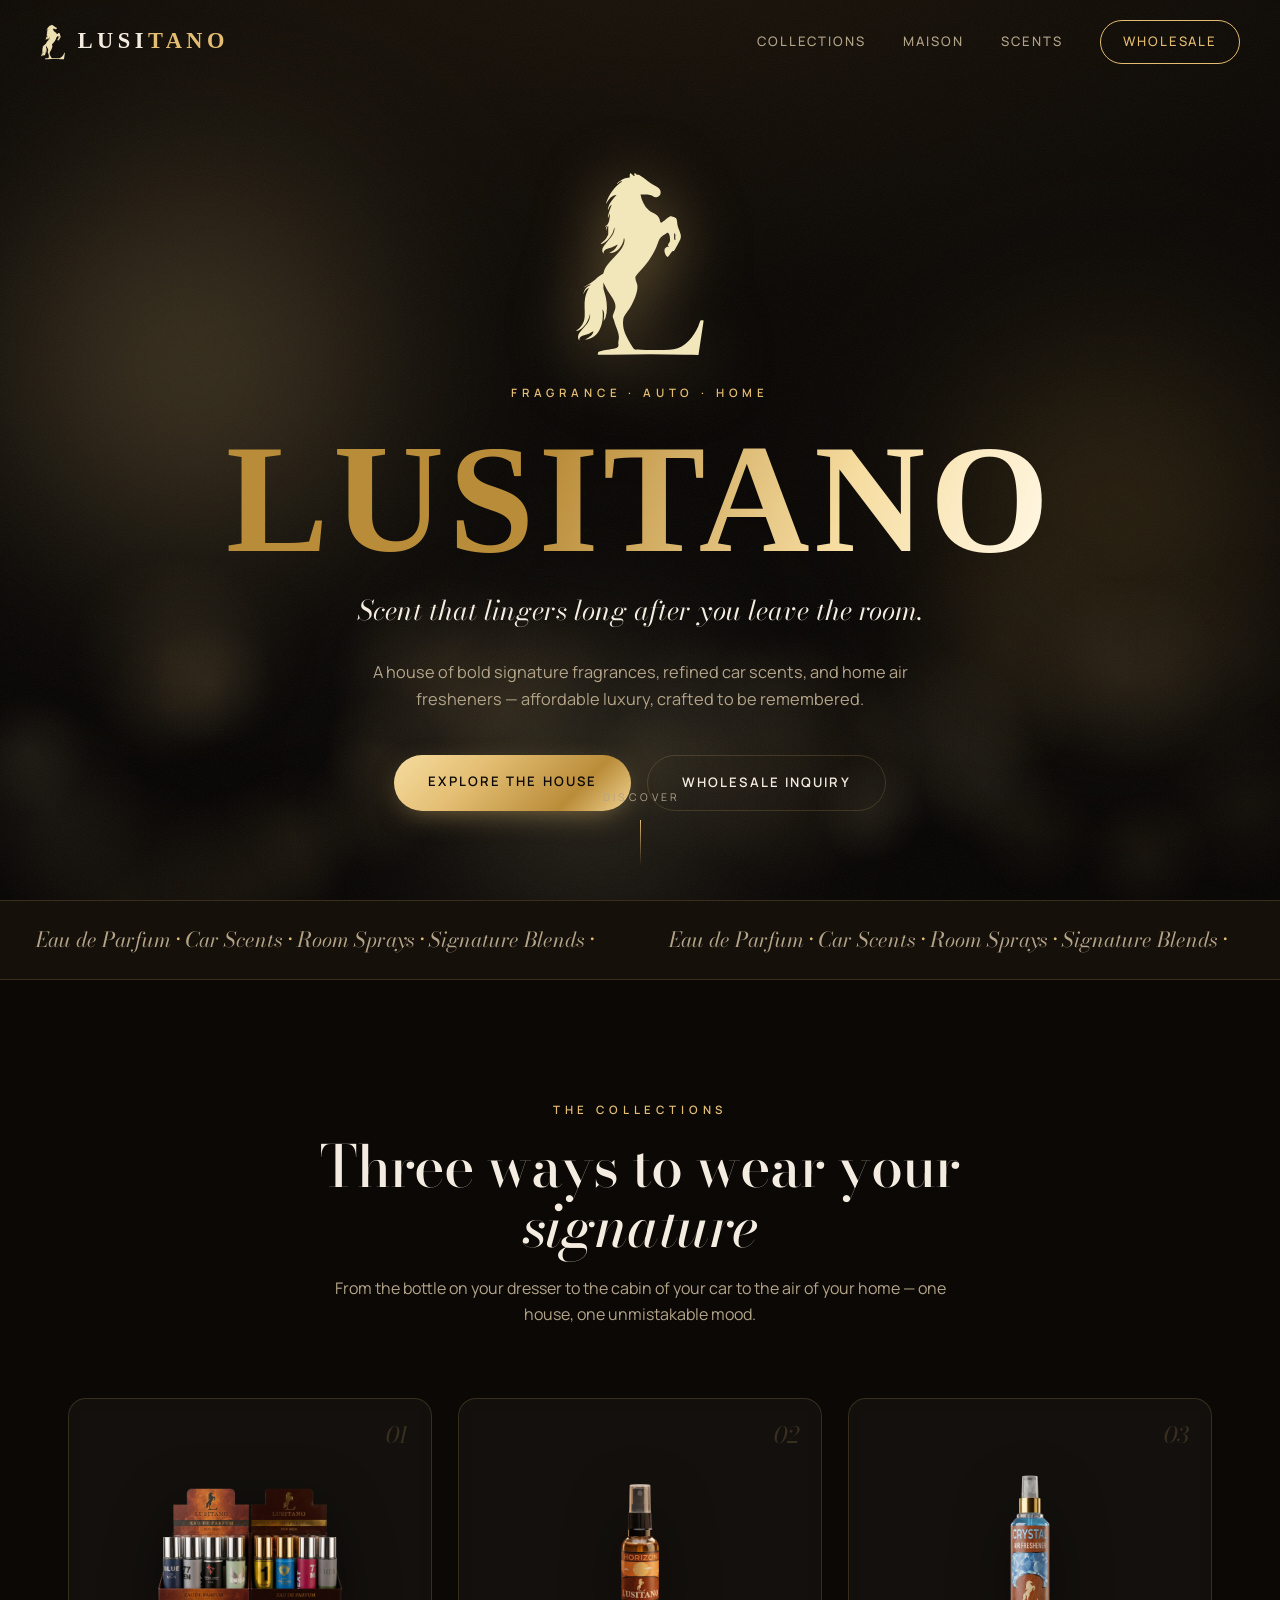
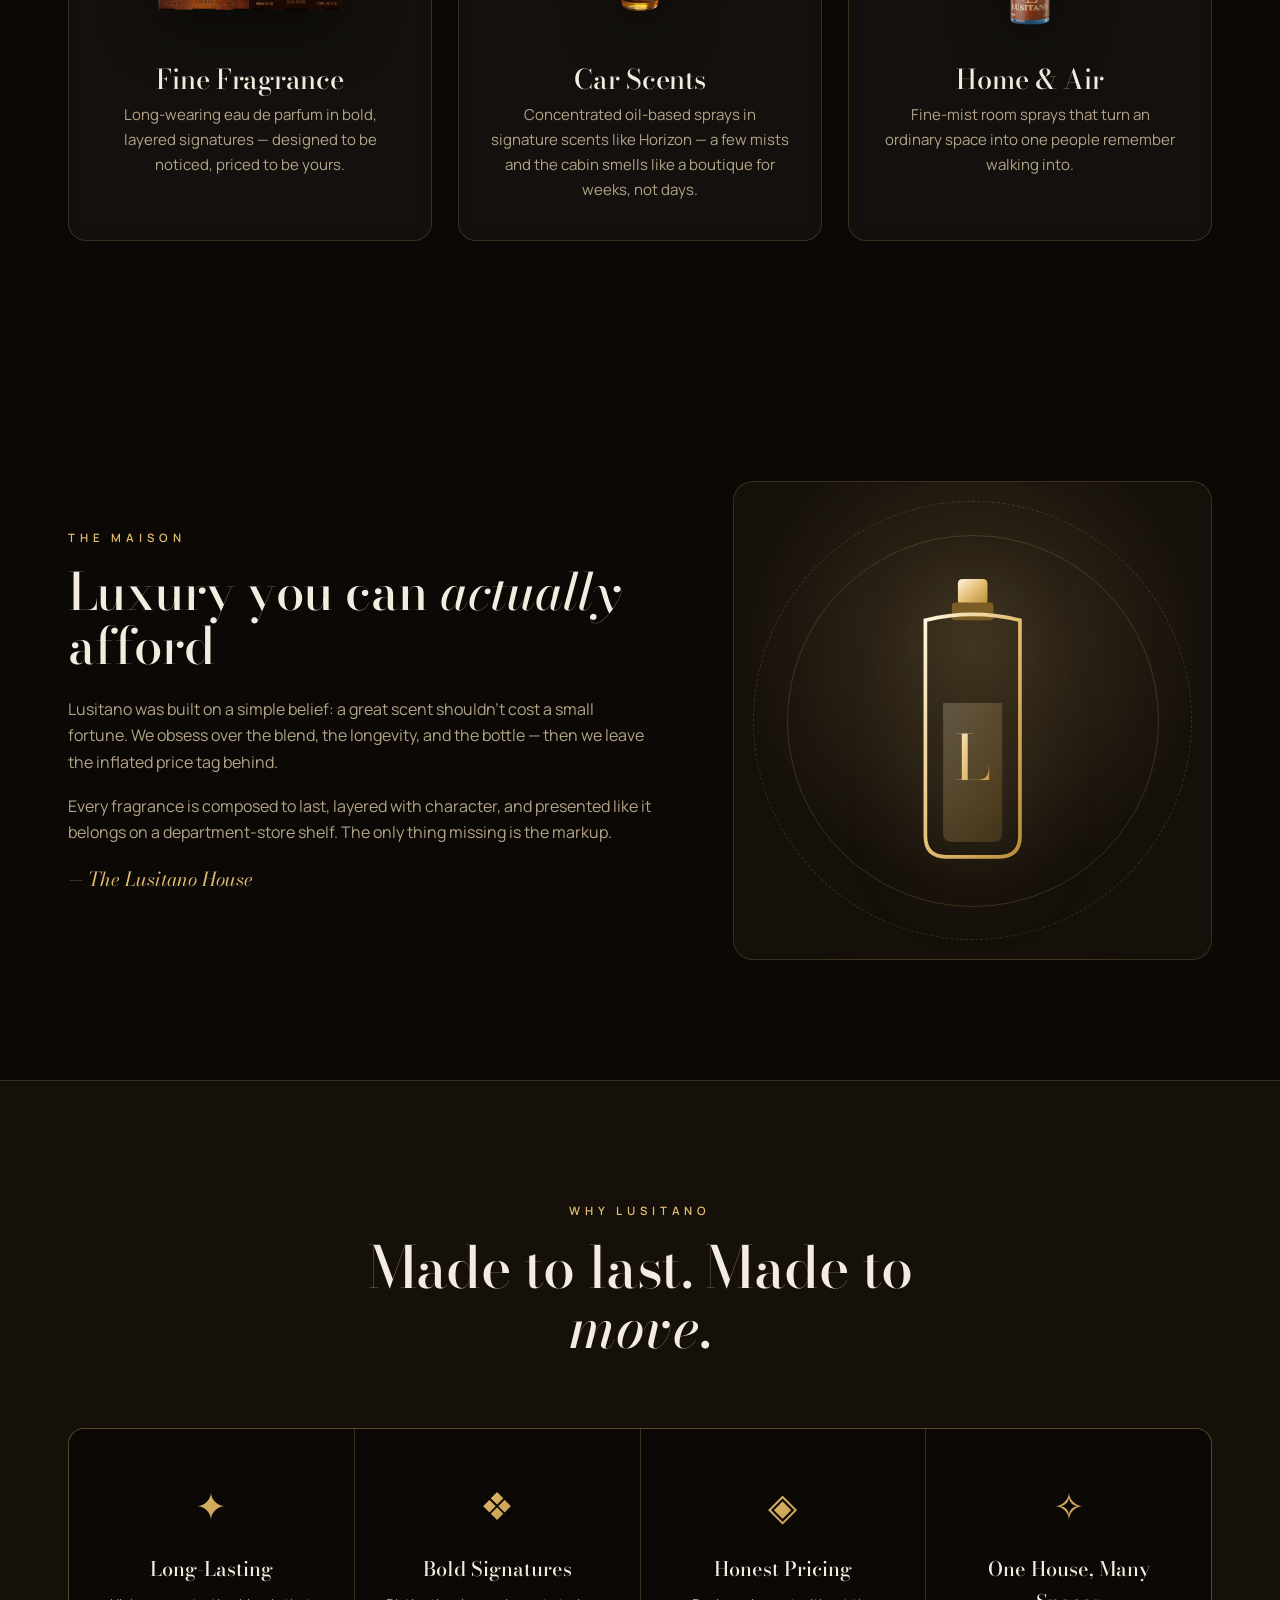
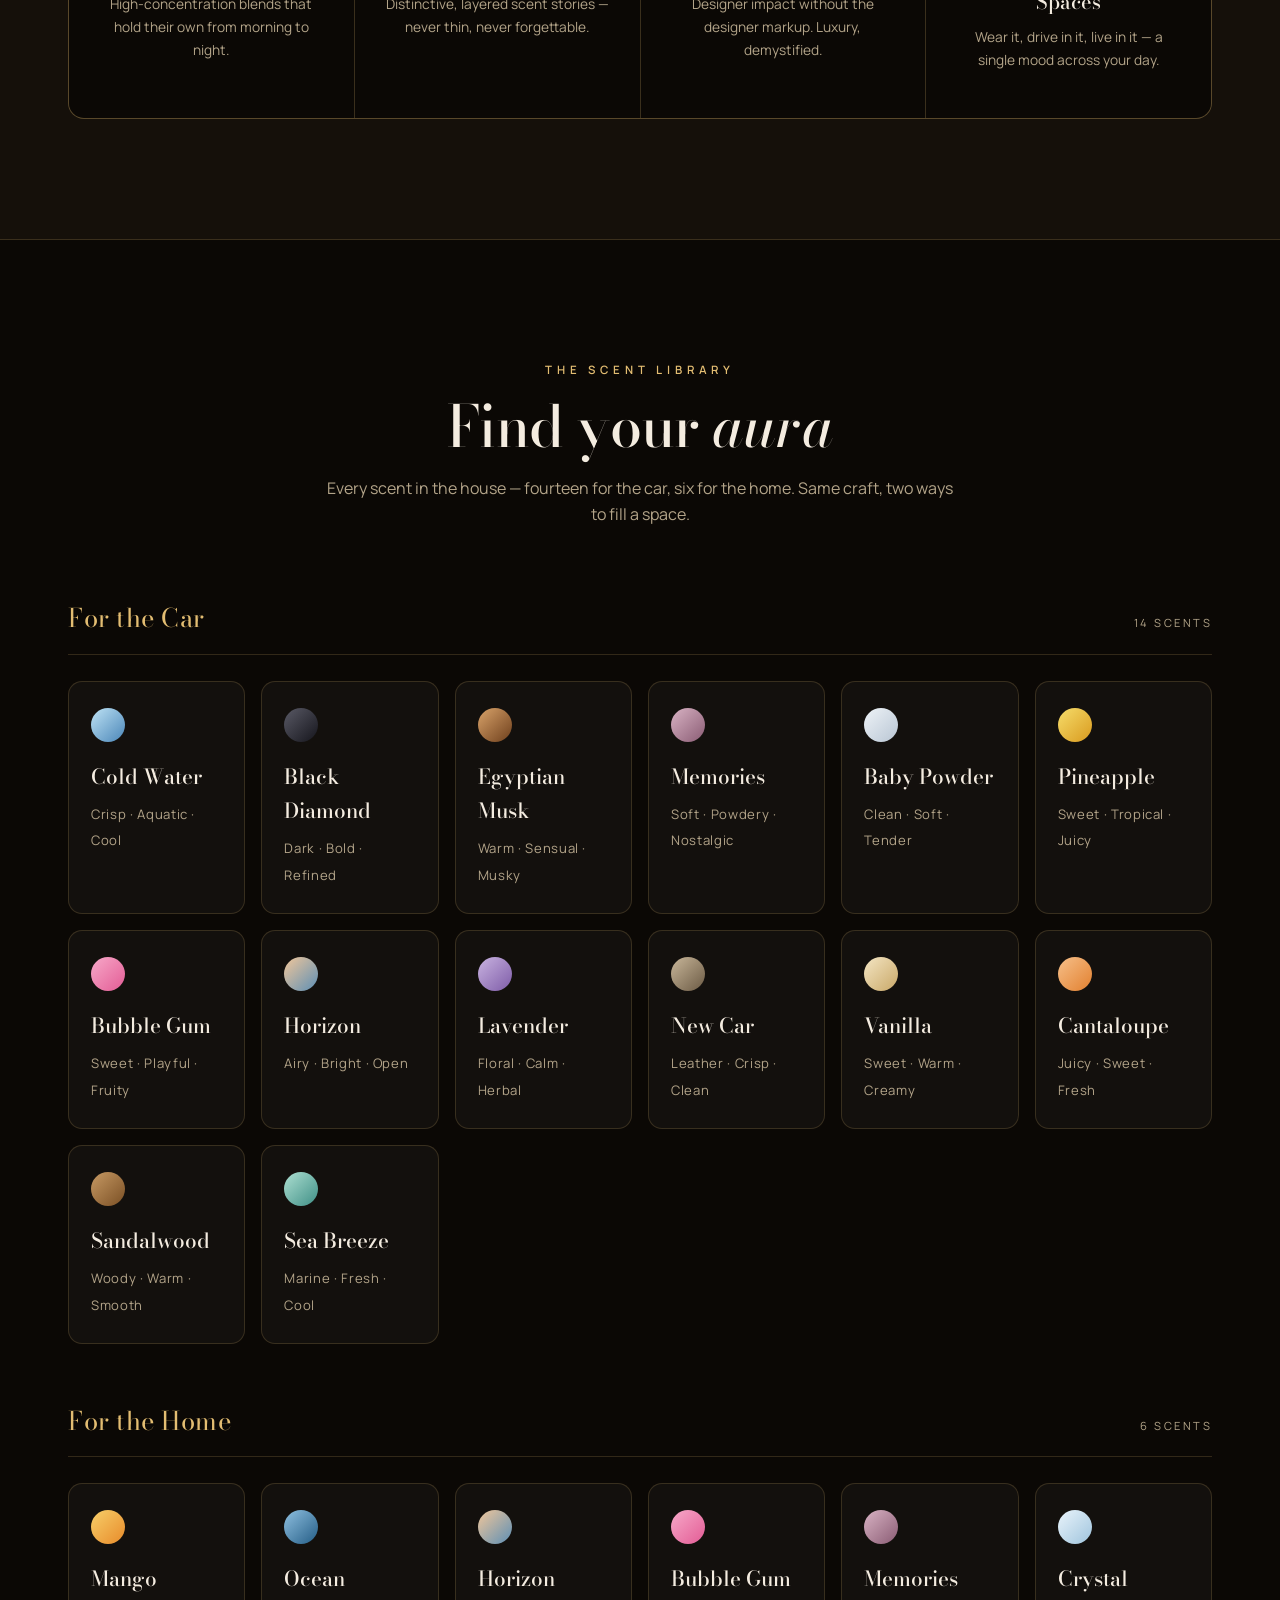
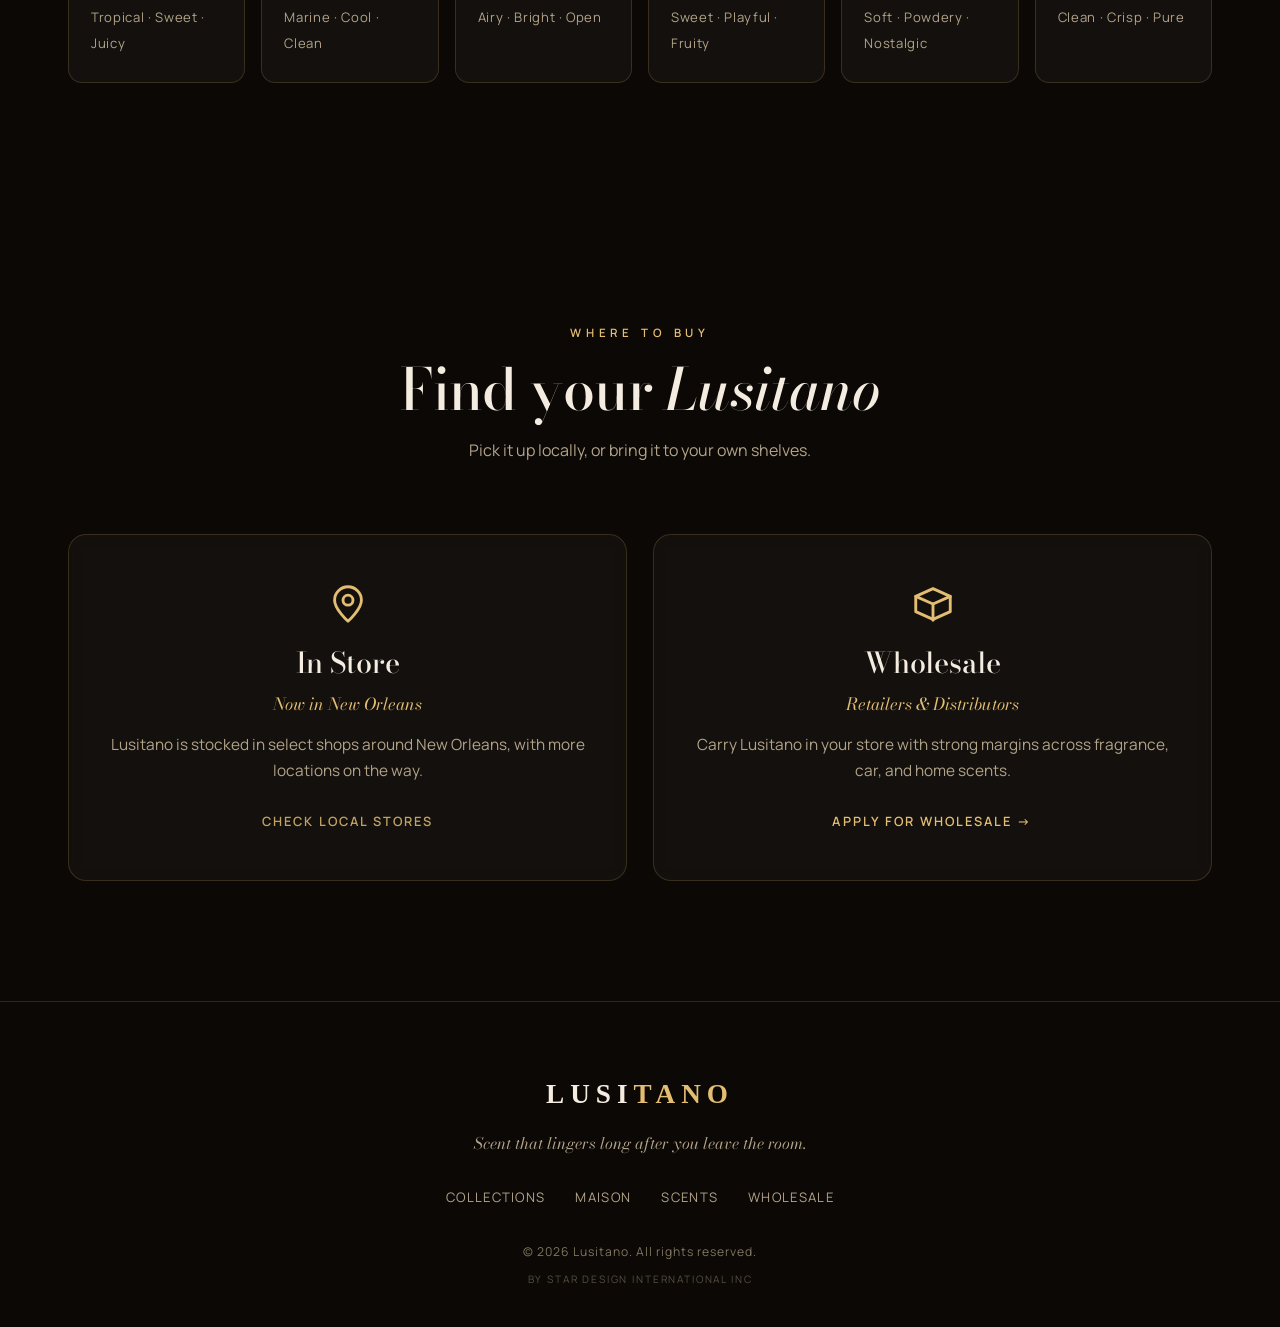
<file: index (27).html>
<!DOCTYPE html>
<html lang="en">
<head>
<meta charset="UTF-8">
<meta name="viewport" content="width=device-width, initial-scale=1.0">
<title>Lusitano — Signature Fragrance, Car &amp; Home Scents</title>
<meta name="description" content="Lusitano crafts bold signature fragrances, car scents, and home air fresheners. Affordable luxury, made to linger. Wholesale inquiries welcome.">

<!-- Open Graph -->
<meta property="og:type" content="website">
<meta property="og:title" content="Lusitano — Signature Fragrance, Car &amp; Home Scents">
<meta property="og:description" content="Bold signature fragrances, car scents, and home air fresheners. Affordable luxury, made to linger.">
<meta property="og:site_name" content="Lusitano">
<meta name="theme-color" content="#0b0805">
<link rel="icon" type="image/svg+xml" href="favicon.svg">

<link rel="preconnect" href="https://fonts.googleapis.com">
<link rel="preconnect" href="https://fonts.gstatic.com" crossorigin>
<link href="https://fonts.googleapis.com/css2?family=Bodoni+Moda:ital,opsz,wght@0,6..96,400;0,6..96,500;0,6..96,600;0,6..96,700;0,6..96,900;1,6..96,400;1,6..96,500&family=Tinos:wght@400;700&family=Manrope:wght@300;400;500;600;700&display=swap" rel="stylesheet">

<style>
:root{
  --bg:#0b0805;
  --bg-2:#15100a;
  --ink:#f4ece0;
  --muted:#b3a489;
  --gold:#e3bd72;
  --gold-bright:#f6dca0;
  --logo:#ecdfb0;
  --gold-deep:#b98c39;
  --line:rgba(227,189,114,.18);
  --glass:rgba(255,255,255,.035);
  --grad-gold:linear-gradient(135deg,#f6dca0 0%,#e3bd72 35%,#b98c39 75%,#f0d291 100%);
  --serif:"Bodoni Moda",serif;
  --wordmark:"Times New Roman","Tinos",Times,serif;
  --sans:"Manrope",system-ui,sans-serif;
}
*{margin:0;padding:0;box-sizing:border-box}
html{scroll-behavior:smooth}
body{
  background:var(--bg);
  color:var(--ink);
  font-family:var(--sans);
  font-weight:400;
  line-height:1.65;
  overflow-x:hidden;
  -webkit-font-smoothing:antialiased;
}

/* ---- Atmospheric background ---- */
.atmosphere{position:fixed;inset:0;z-index:-3;overflow:hidden;background:radial-gradient(120% 80% at 50% -10%,#1c140a 0%,#0b0805 55%,#070504 100%)}
.mist{position:absolute;border-radius:50%;filter:blur(70px);opacity:.5;mix-blend-mode:screen;animation:drift 24s ease-in-out infinite}
.mist.a{width:46vw;height:46vw;left:-8vw;top:8vh;background:radial-gradient(circle,rgba(227,189,114,.55),transparent 70%)}
.mist.b{width:38vw;height:38vw;right:-6vw;top:30vh;background:radial-gradient(circle,rgba(185,140,57,.5),transparent 70%);animation-duration:30s;animation-delay:-6s}
.mist.c{width:32vw;height:32vw;left:30vw;bottom:-10vh;background:radial-gradient(circle,rgba(246,220,160,.4),transparent 70%);animation-duration:34s;animation-delay:-12s}
@keyframes drift{
  0%,100%{transform:translate(0,0) scale(1)}
  33%{transform:translate(6vw,-5vh) scale(1.12)}
  66%{transform:translate(-5vw,4vh) scale(.95)}
}
/* grain */
.mist-canvas{position:fixed;inset:0;z-index:-1;pointer-events:none}
.grain{position:fixed;inset:0;z-index:-2;pointer-events:none;opacity:.05;
  background-image:url("data:image/svg+xml,%3Csvg xmlns='http://www.w3.org/2000/svg' width='160' height='160'%3E%3Cfilter id='n'%3E%3CfeTurbulence type='fractalNoise' baseFrequency='0.85' numOctaves='3'/%3E%3C/filter%3E%3Crect width='100%25' height='100%25' filter='url(%23n)'/%3E%3C/svg%3E")}

/* ---- Shared ---- */
.wrap{max-width:1200px;margin:0 auto;padding:0 28px}
.gold-text{background:var(--grad-gold);-webkit-background-clip:text;background-clip:text;color:transparent}
.eyebrow{font-family:var(--sans);font-size:.72rem;letter-spacing:.42em;text-transform:uppercase;color:var(--gold);font-weight:600;margin-bottom:18px}
h1,h2,h3{font-family:var(--serif);font-weight:500;line-height:1.04;letter-spacing:-.01em}
section{position:relative;padding:120px 0}

/* ---- Nav ---- */
nav{position:fixed;top:0;left:0;right:0;z-index:50;display:flex;align-items:center;justify-content:space-between;
  padding:20px 40px;transition:.4s}
nav.scrolled{padding:14px 40px;background:rgba(11,8,5,.92);border-bottom:1px solid var(--line)}
.logo{display:flex;align-items:center;gap:12px;text-decoration:none;font-family:var(--wordmark);font-weight:700;font-size:1.4rem;letter-spacing:.2em;text-transform:uppercase;color:var(--ink)}
.logo .logo-word span{color:var(--gold)}
.logo-mark{height:36px;width:auto;aspect-ratio:277/388;color:var(--logo);display:block}
.hero-mark{height:clamp(120px,17vw,190px);width:auto;aspect-ratio:277/388;color:#f2e7bb;margin-bottom:24px;opacity:0;animation:rise .9s .1s forwards;filter:drop-shadow(0 14px 34px rgba(227,189,114,.5))}
.nav-links{display:flex;gap:38px;align-items:center}
.nav-links a{color:var(--muted);text-decoration:none;font-size:.82rem;letter-spacing:.14em;text-transform:uppercase;font-weight:500;transition:.3s;position:relative}
.nav-links a:hover{color:var(--ink)}
.nav-links a.cta{padding:10px 22px;border:1px solid var(--gold);border-radius:40px;color:var(--gold)}
.nav-links a.cta:hover{background:var(--gold);color:#0b0805}
.burger{display:none;flex-direction:column;gap:5px;cursor:pointer;background:none;border:none;padding:4px}
.burger span{width:26px;height:2px;background:var(--gold);display:block;transition:.3s;transform-origin:center}
.burger.open span:nth-child(1){transform:translateY(7px) rotate(45deg)}
.burger.open span:nth-child(2){opacity:0}
.burger.open span:nth-child(3){transform:translateY(-7px) rotate(-45deg)}

/* ---- Hero ---- */
.hero{position:relative;min-height:100vh;display:flex;flex-direction:column;align-items:center;justify-content:center;text-align:center;padding-top:80px}
.hero .eyebrow{opacity:0;animation:rise .9s .2s forwards}
.hero h1{font-family:var(--wordmark);font-size:clamp(3.4rem,12vw,10rem);font-weight:700;letter-spacing:.03em;opacity:0;animation:rise 1s .35s forwards}
.hero h1 .shimmer{background:linear-gradient(110deg,#b98c39 20%,#f6dca0 38%,#fff6e0 50%,#f6dca0 62%,#b98c39 80%);
  background-size:200% auto;-webkit-background-clip:text;background-clip:text;color:transparent;animation:shine 6s linear infinite}
@keyframes shine{to{background-position:200% center}}
.hero .tag{font-family:var(--serif);font-style:italic;font-size:clamp(1.1rem,2.6vw,1.7rem);color:var(--ink);margin-top:8px;opacity:0;animation:rise 1s .55s forwards}
.hero .sub{max-width:540px;color:var(--muted);margin:26px auto 0;font-size:1.02rem;opacity:0;animation:rise 1s .7s forwards}
.hero-cta{display:flex;gap:16px;margin-top:42px;opacity:0;animation:rise 1s .85s forwards;flex-wrap:wrap;justify-content:center}
.btn{font-family:var(--sans);font-size:.82rem;letter-spacing:.16em;text-transform:uppercase;font-weight:600;
  padding:16px 34px;border-radius:44px;text-decoration:none;cursor:pointer;border:none;transition:.35s;display:inline-block}
.btn-gold{background:var(--grad-gold);color:#0b0805;box-shadow:0 8px 30px -10px rgba(227,189,114,.6)}
.btn-gold:hover{transform:translateY(-3px);box-shadow:0 14px 40px -10px rgba(227,189,114,.8)}
.btn-ghost{border:1px solid var(--line);color:var(--ink)}
.btn-ghost:hover{border-color:var(--gold);color:var(--gold)}
.scroll-hint{position:absolute;bottom:34px;left:0;right:0;display:flex;flex-direction:column;align-items:center;color:var(--muted);font-size:.66rem;text-transform:uppercase;opacity:0;animation:rise 1s 1.1s forwards}
.scroll-hint .sh-text{letter-spacing:.32em;margin-right:-.32em}
.scroll-hint::after{content:"";display:block;width:1px;height:46px;background:linear-gradient(var(--gold),transparent);margin-top:14px}
@keyframes rise{from{opacity:0;transform:translateY(28px)}to{opacity:1;transform:translateY(0)}}

/* ---- Marquee strip ---- */
.marquee{border-top:1px solid var(--line);border-bottom:1px solid var(--line);padding:22px 0;overflow:hidden;white-space:nowrap;background:var(--bg-2)}
.marquee-track{display:inline-block;animation:scroll 28s linear infinite}
.marquee-track span{font-family:var(--serif);font-style:italic;font-size:1.3rem;color:var(--muted);margin:0 36px}
.marquee-track span b{color:var(--gold);font-style:normal;font-weight:500}
@keyframes scroll{from{transform:translateX(0)}to{transform:translateX(-50%)}}

/* ---- Section heading ---- */
.head{text-align:center;max-width:640px;margin:0 auto 70px}
.head h2{font-size:clamp(2.2rem,5vw,3.6rem)}
.head p{color:var(--muted);margin-top:18px}

/* ---- Collections ---- */
.collections{display:grid;grid-template-columns:repeat(3,1fr);gap:26px}
.card{position:relative;border:1px solid var(--line);border-radius:18px;padding:42px 32px 38px;background:var(--glass);
  backdrop-filter:blur(8px);overflow:hidden;transition:.45s;text-align:center}
.card::before{content:"";position:absolute;inset:0;background:radial-gradient(120% 80% at 50% 0%,rgba(227,189,114,.12),transparent 60%);opacity:0;transition:.45s}
.card:hover{transform:translateY(-8px);border-color:var(--gold)}
.card:hover::before{opacity:1}
.card .art{height:200px;display:flex;align-items:center;justify-content:center;margin-bottom:24px}
.card .art svg{height:100%;filter:drop-shadow(0 16px 30px rgba(227,189,114,.25))}
.card .art img{max-height:200px;max-width:100%;width:auto;object-fit:contain;filter:drop-shadow(0 16px 30px rgba(0,0,0,.45))}
.card h3{font-size:1.7rem;margin-bottom:10px}
.card p{color:var(--muted);font-size:.94rem}
.card .num{position:absolute;top:18px;right:22px;font-family:var(--serif);font-style:italic;color:var(--line);font-size:1.4rem}

/* ---- Story / split ---- */
.story{display:grid;grid-template-columns:1.1fr .9fr;gap:80px;align-items:center}
.story .vis{aspect-ratio:1;border-radius:20px;border:1px solid var(--line);background:
  radial-gradient(circle at 50% 35%,rgba(227,189,114,.18),transparent 60%),var(--bg-2);
  display:flex;align-items:center;justify-content:center;position:relative;overflow:hidden}
.story .vis svg{height:62%;filter:drop-shadow(0 20px 40px rgba(227,189,114,.3))}
.story .vis .ring{position:absolute;width:78%;height:78%;border:1px solid var(--line);border-radius:50%;animation:spin 40s linear infinite}
.story .vis .ring.two{width:92%;height:92%;animation-duration:60s;animation-direction:reverse;border-style:dashed}
@keyframes spin{to{transform:rotate(360deg)}}
.story h2{font-size:clamp(2rem,4.5vw,3.2rem);margin-bottom:24px}
.story p{color:var(--muted);margin-bottom:18px}
.story .signoff{font-family:var(--serif);font-style:italic;color:var(--gold);font-size:1.2rem}

/* ---- Features ---- */
.features{background:var(--bg-2);border-top:1px solid var(--line);border-bottom:1px solid var(--line)}
.feat-grid{display:grid;grid-template-columns:repeat(4,1fr);gap:1px;background:var(--line);border:1px solid var(--line);border-radius:16px;overflow:hidden}
.feat{background:var(--bg);padding:46px 30px;text-align:center;transition:.4s}
.feat:hover{background:var(--bg-2)}
.feat .ico{font-family:var(--serif);font-size:2.4rem;margin-bottom:14px}
.feat h4{font-family:var(--serif);font-size:1.25rem;font-weight:500;margin-bottom:8px}
.feat p{color:var(--muted);font-size:.86rem}

/* ---- Scent families ---- */
.scent-group{margin-bottom:56px}
.scent-group:last-child{margin-bottom:0}
.scent-group-head{display:flex;align-items:baseline;gap:16px;margin-bottom:26px;padding-bottom:14px;border-bottom:1px solid var(--line)}
.sg-label{font-family:var(--serif);font-size:1.6rem;color:var(--gold);letter-spacing:.02em}
.sg-count{font-size:.7rem;letter-spacing:.22em;text-transform:uppercase;color:var(--muted);margin-left:auto}
.scent-hint{display:none;font-size:.66rem;letter-spacing:.18em;text-transform:uppercase;color:var(--gold);opacity:.75;margin-left:12px}
.scents{display:grid;grid-template-columns:repeat(auto-fill,minmax(170px,1fr));gap:16px}
.scent{border:1px solid var(--line);border-radius:14px;padding:26px 22px;background:var(--glass);transition:.4s;cursor:default}
.scent:hover{border-color:var(--gold);transform:translateY(-5px)}
.scent .dot{width:34px;height:34px;border-radius:50%;margin-bottom:18px}
.scent h4{font-family:var(--serif);font-size:1.3rem;font-weight:500;margin-bottom:6px}
.scent span{color:var(--muted);font-size:.82rem;letter-spacing:.05em}

/* ---- Wholesale ---- */
.wholesale{background:radial-gradient(110% 90% at 50% 0%,#1a130a,#0b0805 70%);border-top:1px solid var(--line)}
.ws-grid{display:grid;grid-template-columns:.9fr 1.1fr;gap:70px;align-items:start}
.ws-copy h2{font-size:clamp(2.2rem,5vw,3.4rem);margin-bottom:22px}
.ws-copy p{color:var(--muted);margin-bottom:26px}
.ws-list{list-style:none}
.ws-list li{padding:14px 0;border-top:1px solid var(--line);color:var(--ink);font-size:.96rem;display:flex;gap:14px;align-items:center}
.ws-list li::before{content:"✦";color:var(--gold)}
.form{border:1px solid var(--line);border-radius:20px;padding:38px;background:var(--glass);backdrop-filter:blur(10px)}
.field{margin-bottom:20px}
.field label{display:block;font-size:.72rem;letter-spacing:.18em;text-transform:uppercase;color:var(--gold);margin-bottom:9px;font-weight:600}
.field input,.field textarea,.field select{width:100%;background:rgba(0,0,0,.3);border:1px solid var(--line);border-radius:10px;
  padding:14px 16px;color:var(--ink);font-family:var(--sans);font-size:.95rem;transition:.3s}
.field input:focus,.field textarea:focus,.field select:focus{outline:none;border-color:var(--gold);background:rgba(0,0,0,.5)}
.field textarea{resize:vertical;min-height:110px}
.field-row{display:grid;grid-template-columns:1fr 1fr;gap:18px}
.form .btn-gold{width:100%;margin-top:6px}
.dropzone{display:flex;flex-direction:column;align-items:center;text-align:center;gap:8px;padding:26px 18px;border:1.5px dashed var(--line);border-radius:12px;background:rgba(0,0,0,.25);cursor:pointer;transition:.3s}
.dropzone:hover{border-color:var(--gold);background:rgba(0,0,0,.4)}
.dz-icon{font-size:1.5rem;color:var(--gold);line-height:1}
.dz-text{font-size:.9rem;color:var(--ink)}
.dz-text b{color:var(--gold);font-weight:600}
.dz-files{font-size:.74rem;color:var(--muted);letter-spacing:.03em;word-break:break-word}
.dropzone input[type=file]{display:none}
.form-note{font-size:.78rem;color:var(--muted);text-align:center;margin-top:16px}
.buy-grid{display:grid;grid-template-columns:1fr 1fr;gap:26px}
.buy-card{border:1px solid var(--line);border-radius:18px;padding:46px 40px;background:var(--glass);backdrop-filter:blur(8px);transition:.45s;text-align:center}
.buy-card:hover{transform:translateY(-6px);border-color:var(--gold)}
.buy-ico{display:flex;justify-content:center;margin-bottom:22px;color:var(--gold)}
.buy-ico svg{height:46px;width:46px}
.buy-card h3{font-size:1.8rem;margin-bottom:12px}
.buy-card .loc{font-family:var(--serif);font-style:italic;color:var(--gold);font-size:1.05rem;margin-bottom:14px}
.buy-card p{color:var(--muted);font-size:.96rem;margin-bottom:24px}
.buy-link{color:var(--gold);text-decoration:none;font-size:.8rem;letter-spacing:.16em;text-transform:uppercase;font-weight:600;transition:.3s}
.buy-link:hover{color:var(--gold-bright)}
.buy-note{color:var(--gold);font-size:.8rem;letter-spacing:.16em;text-transform:uppercase;font-weight:600;opacity:.85}
.ws-form-wrap{max-width:560px;margin:0 auto}
.form-success{text-align:center;padding:34px 12px}
.form-success .fs-mark{font-size:2rem;color:var(--gold);margin-bottom:14px}
.form-success h3{font-family:var(--serif);font-size:1.9rem;margin-bottom:10px}
.form-success p{color:var(--muted);font-size:.95rem;max-width:340px;margin:0 auto}

/* ---- Footer ---- */
footer{padding:70px 0 40px;border-top:1px solid var(--line);text-align:center}
.foot-logo{font-family:var(--wordmark);font-weight:700;font-size:1.7rem;letter-spacing:.22em;text-transform:uppercase;margin-bottom:14px}
.foot-logo span{color:var(--gold)}
.foot-tag{font-family:var(--serif);font-style:italic;color:var(--muted);margin-bottom:30px}
.foot-links{display:flex;gap:30px;justify-content:center;flex-wrap:wrap;margin-bottom:34px}
.foot-links a{color:var(--muted);text-decoration:none;font-size:.82rem;letter-spacing:.1em;text-transform:uppercase;transition:.3s}
.foot-links a:hover{color:var(--gold)}
.copyright{color:var(--muted);font-size:.76rem;letter-spacing:.08em;opacity:.7}
.credit{color:var(--muted);font-size:.64rem;letter-spacing:.18em;text-transform:uppercase;opacity:.45;margin-top:8px}

/* ---- Reveal ---- */
.reveal{opacity:0;transform:translateY(40px);transition:.9s cubic-bezier(.2,.7,.2,1)}
.reveal.in{opacity:1;transform:none}

/* ---- Responsive ---- */
@media(max-width:900px){
  nav,nav.scrolled{padding:16px 22px}
  .nav-links{position:fixed;inset:0;width:100%;flex-direction:column;justify-content:center;align-items:center;gap:34px;background:rgba(11,8,5,.97);
    backdrop-filter:blur(20px);transform:translateX(100%);transition:.4s;z-index:55}
  .nav-links.open{transform:none}
  .nav-links a{font-size:1.15rem;letter-spacing:.18em}
  .nav-links a.cta{padding:14px 32px}
  .burger{display:flex;z-index:60}
  /* hero cleanup on mobile */
  .hero{padding:84px 24px 40px}
  .hero h1{font-size:2.7rem;letter-spacing:.02em}
  .hero .tag{font-size:1.02rem;margin-top:10px}
  .hero .sub{font-size:.92rem;margin-top:20px}
  .hero-cta{margin-top:34px;gap:12px}
  .scroll-hint{display:none}
  .collections,.feat-grid,.story,.ws-grid,.buy-grid{grid-template-columns:1fr}
  .feat-grid{gap:1px}
  .story{gap:40px}
  .ws-grid{gap:44px}
  section{padding:80px 0}
  .field-row{grid-template-columns:1fr}
  /* tone down atmosphere on mobile */
  .mist{opacity:.2;filter:blur(55px)}
  .mist.c{display:none}
  /* scents become a side-scroll carousel */
  .scents{display:flex;gap:14px;overflow-x:auto;scroll-snap-type:x mandatory;-webkit-overflow-scrolling:touch;padding:4px 0 16px;scrollbar-width:none}
  .scents::-webkit-scrollbar{display:none}
  .scent{flex:0 0 72%;scroll-snap-align:center}
  .scent-hint{display:block}
}
</style>
</head>
<body>

<div class="atmosphere">
  <div class="mist a"></div><div class="mist b"></div><div class="mist c"></div>
</div>
<div class="grain"></div>
<canvas class="mist-canvas" id="mistCanvas"></canvas>
<svg width="0" height="0" aria-hidden="true" style="position:absolute"><symbol id="horseMark" viewBox="822.80 273.86 277.03 388.39"><path transform="matrix(1,0,0,-1,1033.657,418.74708)" d="M0 0C1.201 1.134-.022 4.557-.046 6.034-.064 7.209 .557 8.403 .476 9.471 .398 10.495-.183 13.814-1.399 14.179-2.278 11.052-2.428 7.162-2.112 3.906-2.052 3.285-1.524-1.439 0 0M-136.891 29.08C-139.986 26.578-139.642 21.987-140.446 18.445L-141.102 24.425-139.026 29.789-142.924 26.246C-143.793 28.637-139.394 30.169-137.981 31.943-134.559 36.237-133.401 48.391-133.351 53.903L-136.895 45.759C-137.873 44.602-137.632 46.519-137.534 47.091-136.083 55.61-133.119 64.056-129.791 71.988-130.779 72.474-132.027 70.385-132.514 69.745-134.268 67.439-136.155 64.551-136.9 61.715-138.33 61.693-137.481 64.561-137.288 65.299-134.645 75.355-126.924 84.226-119.867 91.494-130.223 90.707-134.712 83.29-139.84 75.653-140.329 74.924-141.263 73.438-141.134 75.525-135.677 93.495-123.917 108.929-108.521 119.523-112.001 120.624-115.668 115.917-118.105 114.918-118.43 114.784-119.267 114.732-119.154 115.261-112.171 122.118-103.019 127.631-92.908 127.675-92.747 130.79-93.798 134.534-91.139 136.885-90.313 135.965-83.939 129.495-82.985 130.518-82.925 132.682-84.912 135.183-82.628 136.885-82.249 136.882-78.837 133.578-77.799 133.151-76.357 132.557-75.369 133.486-73.53 132.569-66.628 129.128-57.614 120.817-50.864 116.171-46.051 112.859-37.905 109.099-34.065 106.016-28.076 101.209-27.647 90.256-36.287 87.725-43.529 85.603-45.387 90.35-51.049 91.869-51.868 92.089-56.545 92.92-57.091 92.92H-70.923C-68.465 80.56-63.466 69.158-53.907 60.637-45.95 53.543-36.231 54.13-32.067 42.755-31.111 40.144-31.303 33.623-27.852 35.294-23.158 37.567-13.559 47.299-9.385 48.098-7.511 48.457 .516 45.263 1.82 44.012 3.701 42.208 4.275 31.91 5.18 28.22 7.363 19.323 14.368 10.008 10.561 1.151 9.524-1.261-.891-21.011-1.792-21.963-3.291-23.546-5.288-23.02-6.764-24.084-8.688-25.471-13.399-35.471-16.586-34.706-22.999-27.105-26.01-13.63-12.05-13.471L-14.814-11.995C-15.298-8.266-11.255-6.116-10.675-2.44-10.122 1.063-10.903 15.739-16.534 14.75-21.405 10.792-29.211 7.593-32.045 1.906-34.67-3.363-36.52-10.244-39.103-15.862-48.423-36.137-58.015-48.339-72.706-64.542-74.571-66.599-80.219-72.617-81.007-74.68-82.925-79.702-77.867-87.707-77.313-93.287-75.945-107.074-86.086-128.672-93.327-140.391-97.694-147.458-105.059-154.511-106.206-162.978-108.585-180.535-101.967-194.192-93.478-208.758-91.739-211.743-85.344-222.736-82.99-223.802-79.966-225.172-78.668-223.95-76.281-224.131-54.271-225.799-25.232-225.597-3.191-223.434 20.078-221.149 37.891-196.936 46.949-177.104 47.981-174.845 50.598-166.263 51.425-165.265 52.589-163.862 56.354-164.818 58.173-164.573L47.539-235.506C38.214-234.933 28.82-235.156 19.488-234.821-30.666-233.02-80.594-233.455-130.832-234.821-139.929-235.068-149.08-234.578-158.173-234.791-158.18-233.418-158.07-229.872-156.996-229.06-155.746-228.115-147.07-226.283-144.828-225.791-139.087-224.532-120.156-223.027-117.393-219.177-114.724-215.457-116.672-212.888-116.347-209.649-115.633-202.549-114.176-199.91-115.938-192.204-118.104-182.731-122.839-174.828-125.287-163.958-125.801-161.674-127.503-159.038-127.644-157.035-127.945-152.763-122.881-143.649-122.178-138.494-120.282-124.579-135.505-110.38-141.268-98.367L-146.822-87.25V-97.536C-146.822-101.67-142.45-113.774-141.476-119.145-139.079-132.364-138.412-146.312-142.538-159.275L-146.105-165.983C-145.872-158.172-143.267-148.229-148.942-141.869-144.857-168.03-153.548-201.627-184.413-203.939-178.414-199.873-169.681-196.574-167.528-188.901-167.283-188.028-166.971-186.876-168.439-187.279-170.377-187.812-174.07-190.793-176.627-191.864-183.65-194.804-197.604-195.557-195.773-205.709-199.163-203.263-199.184-198.356-197.93-194.679-195.292-186.942-182.093-176.109-177.648-167.435-175.221-162.701-173.13-156.386-174.131-151.083-176.451-163.023-182.11-174.159-191.984-181.472-194.963-183.678-198.932-186.583-202.855-186.206-192.424-179.068-186.068-170.054-185.098-157.147-184.119-144.118-186.651-132.302-184.224-119.008-182.821-111.324-179.561-104.342-175.898-97.542L-182.281-101.799C-184.19-104.359-186.143-106.625-186.553-109.944-187.674-110.142-187.319-108.966-187.202-108.238-185.944-100.406-180.027-95.272-173.072-92.207-173.146-90.626-176.233-91.92-177.004-92.181L-187.25-97.539C-184.907-94.72-181.56-93.376-178.566-91.515-168.526-85.274-165.864-83.213-157.087-75.212-154.617-72.961-148.91-70.551-147.547-69.147-146.227-67.789-145.179-62.081-144.121-59.805-134.801-39.76-104.845-23.189-103.528-1.033-103.459 .124-103.474 3.232-104.964 3.541-106.215-11.239-118.604-28.037-134.763-26.95-132.235-24.834-128.973-23.696-126.31-21.578-122.402-18.469-119.978-14.685-117.744-10.283-117.321-8.978-126.841-14.196-127.682-14.532-135.18-17.53-147.221-17.884-146.464-28.372-152.52-20.537-146.658-13.724-141.837-7.47-133.97 2.732-122.74 11.674-124.13 26.239L-127.328 15.615C-130.894 7.774-136.51-.04-143.761-4.836-146.108-6.388-149.625-9.117-152.493-8.163-149.279-5.336-145.213-2.288-142.583 1.078-141.387 2.608-136.891 10.319-136.891 11.701Z" fill="currentColor"/></symbol></svg>

<!-- NAV -->
<nav id="nav">
  <a class="logo" href="#top">
    <svg class="logo-mark" aria-hidden="true"><use href="#horseMark"/></svg>
    <span class="logo-word">Lusi<span>tano</span></span>
  </a>
  <div class="nav-links" id="navLinks">
    <a href="#collections">Collections</a>
    <a href="#story">Maison</a>
    <a href="#scents">Scents</a>
    <a href="wholesale.html" class="cta">Wholesale</a>
  </div>
  <button class="burger" id="burger" aria-label="Menu"><span></span><span></span><span></span></button>
</nav>

<!-- HERO -->
<header class="hero" id="top">
  <svg class="hero-mark" role="img" aria-label="Lusitano"><use href="#horseMark"/></svg>
  <div class="eyebrow">Fragrance · Auto · Home</div>
  <h1><span class="shimmer">LUSITANO</span></h1>
  <div class="tag">Scent that lingers long after you leave the room.</div>
  <p class="sub">A house of bold signature fragrances, refined car scents, and home air fresheners — affordable luxury, crafted to be remembered.</p>
  <div class="hero-cta">
    <a href="#collections" class="btn btn-gold">Explore the House</a>
    <a href="wholesale.html" class="btn btn-ghost">Wholesale Inquiry</a>
  </div>
  <div class="scroll-hint"><span class="sh-text">Discover</span></div>
</header>

<!-- MARQUEE -->
<div class="marquee">
  <div class="marquee-track">
    <span>Eau de Parfum <b>·</b> Car Scents <b>·</b> Room Sprays <b>·</b> Signature Blends <b>·</b></span>
    <span>Eau de Parfum <b>·</b> Car Scents <b>·</b> Room Sprays <b>·</b> Signature Blends <b>·</b></span>
  </div>
</div>

<!-- COLLECTIONS -->
<section id="collections">
  <div class="wrap">
    <div class="head reveal">
      <div class="eyebrow">The Collections</div>
      <h2>Three ways to wear your <em>signature</em></h2>
      <p>From the bottle on your dresser to the cabin of your car to the air of your home — one house, one unmistakable mood.</p>
    </div>
    <div class="collections">

      <div class="card reveal">
        <div class="num">01</div>
        <div class="art">
          <img src="images/fragrance.png" alt="Lusitano fine fragrance">
        </div>
        <h3>Fine Fragrance</h3>
        <p>Long-wearing eau de parfum in bold, layered signatures — designed to be noticed, priced to be yours.</p>
      </div>

      <div class="card reveal">
        <div class="num">02</div>
        <div class="art">
          <img src="images/car.png" alt="Lusitano car scent">
        </div>
        <h3>Car Scents</h3>
        <p>Concentrated oil-based sprays in signature scents like Horizon — a few mists and the cabin smells like a boutique for weeks, not days.</p>
      </div>

      <div class="card reveal">
        <div class="num">03</div>
        <div class="art">
          <img src="images/home.png" alt="Lusitano home air freshener">
        </div>
        <h3>Home &amp; Air</h3>
        <p>Fine-mist room sprays that turn an ordinary space into one people remember walking into.</p>
      </div>

    </div>
  </div>
</section>

<!-- STORY -->
<section id="story">
  <div class="wrap">
    <div class="story">
      <div class="reveal">
        <div class="eyebrow">The Maison</div>
        <h2>Luxury you can <em>actually</em> afford</h2>
        <p>Lusitano was built on a simple belief: a great scent shouldn't cost a small fortune. We obsess over the blend, the longevity, and the bottle — then we leave the inflated price tag behind.</p>
        <p>Every fragrance is composed to last, layered with character, and presented like it belongs on a department-store shelf. The only thing missing is the markup.</p>
        <p class="signoff">— The Lusitano House</p>
      </div>
      <div class="vis reveal">
        <div class="ring"></div><div class="ring two"></div>
        <svg viewBox="0 0 120 200" xmlns="http://www.w3.org/2000/svg">
          <defs><linearGradient id="g4" x1="0" y1="0" x2="1" y2="1">
            <stop offset="0" stop-color="#fff6e0"/><stop offset="0.5" stop-color="#e3bd72"/><stop offset="1" stop-color="#b98c39"/></linearGradient></defs>
          <rect x="50" y="4" width="20" height="18" rx="3" fill="url(#g4)"/>
          <rect x="46" y="20" width="28" height="12" rx="2" fill="#7a5c24"/>
          <path d="M28 32 Q60 24 92 32 L92 178 Q92 192 78 192 L42 192 Q28 192 28 178 Z" fill="none" stroke="url(#g4)" stroke-width="2.5"/>
          <path d="M40 88 L80 88 L80 176 Q80 182 74 182 L46 182 Q40 182 40 176 Z" fill="url(#g4)" opacity="0.22"/>
          <text x="60" y="140" text-anchor="middle" font-family="Bodoni Moda,serif" font-size="42" fill="url(#g4)">L</text>
        </svg>
      </div>
    </div>
  </div>
</section>

<!-- FEATURES -->
<section class="features">
  <div class="wrap">
    <div class="head reveal">
      <div class="eyebrow">Why Lusitano</div>
      <h2>Made to last. Made to <em>move</em>.</h2>
    </div>
    <div class="feat-grid">
      <div class="feat reveal"><div class="ico gold-text">✦</div><h4>Long-Lasting</h4><p>High-concentration blends that hold their own from morning to night.</p></div>
      <div class="feat reveal"><div class="ico gold-text">❖</div><h4>Bold Signatures</h4><p>Distinctive, layered scent stories — never thin, never forgettable.</p></div>
      <div class="feat reveal"><div class="ico gold-text">◈</div><h4>Honest Pricing</h4><p>Designer impact without the designer markup. Luxury, demystified.</p></div>
      <div class="feat reveal"><div class="ico gold-text">✧</div><h4>One House, Many Spaces</h4><p>Wear it, drive in it, live in it — a single mood across your day.</p></div>
    </div>
  </div>
</section>

<!-- SCENTS -->
<section id="scents">
  <div class="wrap">
    <div class="head reveal">
      <div class="eyebrow">The Scent Library</div>
      <h2>Find your <em>aura</em></h2>
      <p>Every scent in the house — fourteen for the car, six for the home. Same craft, two ways to fill a space.</p>
    </div>

    <div class="scent-group reveal">
      <div class="scent-group-head"><span class="sg-label">For the Car</span><span class="scent-hint">Swipe →</span><span class="sg-count">14 Scents</span></div>
      <div class="scents">
        <div class="scent"><div class="dot" style="background:linear-gradient(135deg,#bfe3f5,#4a86b8)"></div><h4>Cold Water</h4><span>Crisp · Aquatic · Cool</span></div>
        <div class="scent"><div class="dot" style="background:linear-gradient(135deg,#5a5a66,#15151c)"></div><h4>Black Diamond</h4><span>Dark · Bold · Refined</span></div>
        <div class="scent"><div class="dot" style="background:linear-gradient(135deg,#d9a36a,#6e3f1c)"></div><h4>Egyptian Musk</h4><span>Warm · Sensual · Musky</span></div>
        <div class="scent"><div class="dot" style="background:linear-gradient(135deg,#d9b3c4,#8a5c74)"></div><h4>Memories</h4><span>Soft · Powdery · Nostalgic</span></div>
        <div class="scent"><div class="dot" style="background:linear-gradient(135deg,#eef3f7,#b9c6d4)"></div><h4>Baby Powder</h4><span>Clean · Soft · Tender</span></div>
        <div class="scent"><div class="dot" style="background:linear-gradient(135deg,#f6dd6b,#d99a1e)"></div><h4>Pineapple</h4><span>Sweet · Tropical · Juicy</span></div>
        <div class="scent"><div class="dot" style="background:linear-gradient(135deg,#f7a9c9,#e35c95)"></div><h4>Bubble Gum</h4><span>Sweet · Playful · Fruity</span></div>
        <div class="scent"><div class="dot" style="background:linear-gradient(135deg,#f2c79a,#5d8fb5)"></div><h4>Horizon</h4><span>Airy · Bright · Open</span></div>
        <div class="scent"><div class="dot" style="background:linear-gradient(135deg,#c9b3e0,#7e5ca8)"></div><h4>Lavender</h4><span>Floral · Calm · Herbal</span></div>
        <div class="scent"><div class="dot" style="background:linear-gradient(135deg,#c9b79a,#6b5a44)"></div><h4>New Car</h4><span>Leather · Crisp · Clean</span></div>
        <div class="scent"><div class="dot" style="background:linear-gradient(135deg,#f4e6c4,#c9a868)"></div><h4>Vanilla</h4><span>Sweet · Warm · Creamy</span></div>
        <div class="scent"><div class="dot" style="background:linear-gradient(135deg,#f6c08a,#e2802f)"></div><h4>Cantaloupe</h4><span>Juicy · Sweet · Fresh</span></div>
        <div class="scent"><div class="dot" style="background:linear-gradient(135deg,#c79a64,#7a4f24)"></div><h4>Sandalwood</h4><span>Woody · Warm · Smooth</span></div>
        <div class="scent"><div class="dot" style="background:linear-gradient(135deg,#aee0d2,#3f8f86)"></div><h4>Sea Breeze</h4><span>Marine · Fresh · Cool</span></div>
      </div>
    </div>

    <div class="scent-group reveal">
      <div class="scent-group-head"><span class="sg-label">For the Home</span><span class="scent-hint">Swipe →</span><span class="sg-count">6 Scents</span></div>
      <div class="scents">
        <div class="scent"><div class="dot" style="background:linear-gradient(135deg,#f7cf6a,#e88b2a)"></div><h4>Mango</h4><span>Tropical · Sweet · Juicy</span></div>
        <div class="scent"><div class="dot" style="background:linear-gradient(135deg,#8fc0e0,#245d86)"></div><h4>Ocean</h4><span>Marine · Cool · Clean</span></div>
        <div class="scent"><div class="dot" style="background:linear-gradient(135deg,#f2c79a,#5d8fb5)"></div><h4>Horizon</h4><span>Airy · Bright · Open</span></div>
        <div class="scent"><div class="dot" style="background:linear-gradient(135deg,#f7a9c9,#e35c95)"></div><h4>Bubble Gum</h4><span>Sweet · Playful · Fruity</span></div>
        <div class="scent"><div class="dot" style="background:linear-gradient(135deg,#d9b3c4,#8a5c74)"></div><h4>Memories</h4><span>Soft · Powdery · Nostalgic</span></div>
        <div class="scent"><div class="dot" style="background:linear-gradient(135deg,#eaf4fb,#9fc4dd)"></div><h4>Crystal</h4><span>Clean · Crisp · Pure</span></div>
      </div>
    </div>
  </div>
</section>

<!-- WHERE TO BUY -->
<section id="buy">
  <div class="wrap">
    <div class="head reveal">
      <div class="eyebrow">Where to Buy</div>
      <h2>Find your <em>Lusitano</em></h2>
      <p>Pick it up locally, or bring it to your own shelves.</p>
    </div>
    <div class="buy-grid">
      <div class="buy-card reveal">
        <div class="buy-ico">
          <svg viewBox="0 0 24 24" fill="none" stroke="currentColor" stroke-width="1.5" stroke-linecap="round" stroke-linejoin="round"><path d="M12 21s7-6.3 7-11a7 7 0 1 0-14 0c0 4.7 7 11 7 11Z"/><circle cx="12" cy="10" r="2.6"/></svg>
        </div>
        <h3>In Store</h3>
        <div class="loc">Now in New Orleans</div>
        <p>Lusitano is stocked in select shops around New Orleans, with more locations on the way.</p>
        <span class="buy-note">Check local stores</span>
      </div>
      <div class="buy-card reveal">
        <div class="buy-ico">
          <svg viewBox="0 0 24 24" fill="none" stroke="currentColor" stroke-width="1.5" stroke-linecap="round" stroke-linejoin="round"><path d="M3 8l9-4 9 4-9 4-9-4Z"/><path d="M3 8v8l9 4 9-4V8"/><path d="M12 12v8.5"/></svg>
        </div>
        <h3>Wholesale</h3>
        <div class="loc">Retailers &amp; Distributors</div>
        <p>Carry Lusitano in your store with strong margins across fragrance, car, and home scents.</p>
        <a class="buy-link" href="wholesale.html">Apply for wholesale →</a>
      </div>
    </div>
  </div>
</section>

<!-- FOOTER -->
<footer>
  <div class="wrap">
    <div class="foot-logo">Lusi<span>tano</span></div>
    <div class="foot-tag">Scent that lingers long after you leave the room.</div>
    <div class="foot-links">
      <a href="#collections">Collections</a>
      <a href="#story">Maison</a>
      <a href="#scents">Scents</a>
      <a href="wholesale.html">Wholesale</a>
    </div>
    <div class="copyright">© <span id="year"></span> Lusitano. All rights reserved.</div>
    <div class="credit">by Star Design International Inc</div>
  </div>
</footer>

<script>

// nav scroll state
const nav = document.getElementById('nav');
addEventListener('scroll', () => nav.classList.toggle('scrolled', scrollY > 40));

// mobile menu
const burger = document.getElementById('burger');
const navLinks = document.getElementById('navLinks');
burger.addEventListener('click', () => { navLinks.classList.toggle('open'); burger.classList.toggle('open'); });
navLinks.querySelectorAll('a').forEach(a => a.addEventListener('click', () => { navLinks.classList.remove('open'); burger.classList.remove('open'); }));

// year
document.getElementById('year').textContent = new Date().getFullYear();

// reveal on scroll
const io = new IntersectionObserver((entries) => {
  entries.forEach(e => { if (e.isIntersecting){ e.target.classList.add('in'); io.unobserve(e.target);} });
}, {threshold:.15});
document.querySelectorAll('.reveal').forEach(el => io.observe(el));

// ===== Scroll-triggered perfume mist =====
(function(){
  const canvas = document.getElementById('mistCanvas');
  if(!canvas) return;
  const reduce = matchMedia('(prefers-reduced-motion: reduce)').matches;
  const ctx = canvas.getContext('2d');
  let W, H, dpr;
  function resize(){
    dpr = Math.min(window.devicePixelRatio || 1, 2);
    W = canvas.width = innerWidth * dpr;
    H = canvas.height = innerHeight * dpr;
    canvas.style.width = innerWidth + 'px';
    canvas.style.height = innerHeight + 'px';
  }
  resize(); addEventListener('resize', resize);

  const particles = [];
  const mobile = matchMedia('(max-width:760px)').matches;
  const MAX = mobile ? 35 : 130;
  const ALPHA = mobile ? 0.07 : 0.15;
  function spawn(n){
    for(let i=0; i<n && particles.length<MAX; i++){
      particles.push({
        x: Math.random()*W,
        y: H*0.72 + Math.random()*H*0.3,
        r: (44 + Math.random()*78) * dpr,
        vx: (Math.random()-0.5) * 0.3 * dpr,
        vy: -(0.45 + Math.random()*1.15) * dpr,
        life: 1,
        decay: 0.0035 + Math.random()*0.004,
        hue: Math.random() < 0.5 ? '246,220,160' : '227,189,114'
      });
    }
  }

  let lastY = scrollY;
  if(!reduce){
    addEventListener('scroll', () => {
      const dy = Math.abs(scrollY - lastY);
      lastY = scrollY;
      const n = Math.min(mobile ? 2 : 5, Math.round(dy / 16));
      if(n > 0) spawn(n);
    }, {passive:true});
  }

  function frame(){
    ctx.clearRect(0, 0, W, H);
    ctx.globalCompositeOperation = 'lighter';
    for(let i=particles.length-1; i>=0; i--){
      const p = particles[i];
      p.x += p.vx; p.y += p.vy; p.vy *= 0.996; p.r *= 1.004; p.life -= p.decay;
      if(p.life <= 0){ particles.splice(i,1); continue; }
      const a = Math.sin(p.life * Math.PI) * ALPHA;
      const g = ctx.createRadialGradient(p.x, p.y, 0, p.x, p.y, p.r);
      g.addColorStop(0, `rgba(${p.hue},${a})`);
      g.addColorStop(1, `rgba(${p.hue},0)`);
      ctx.fillStyle = g;
      ctx.beginPath(); ctx.arc(p.x, p.y, p.r, 0, 6.3); ctx.fill();
    }
    ctx.globalCompositeOperation = 'source-over';
    requestAnimationFrame(frame);
  }
  frame();
})();


</script>
</body>
</html>
</file>
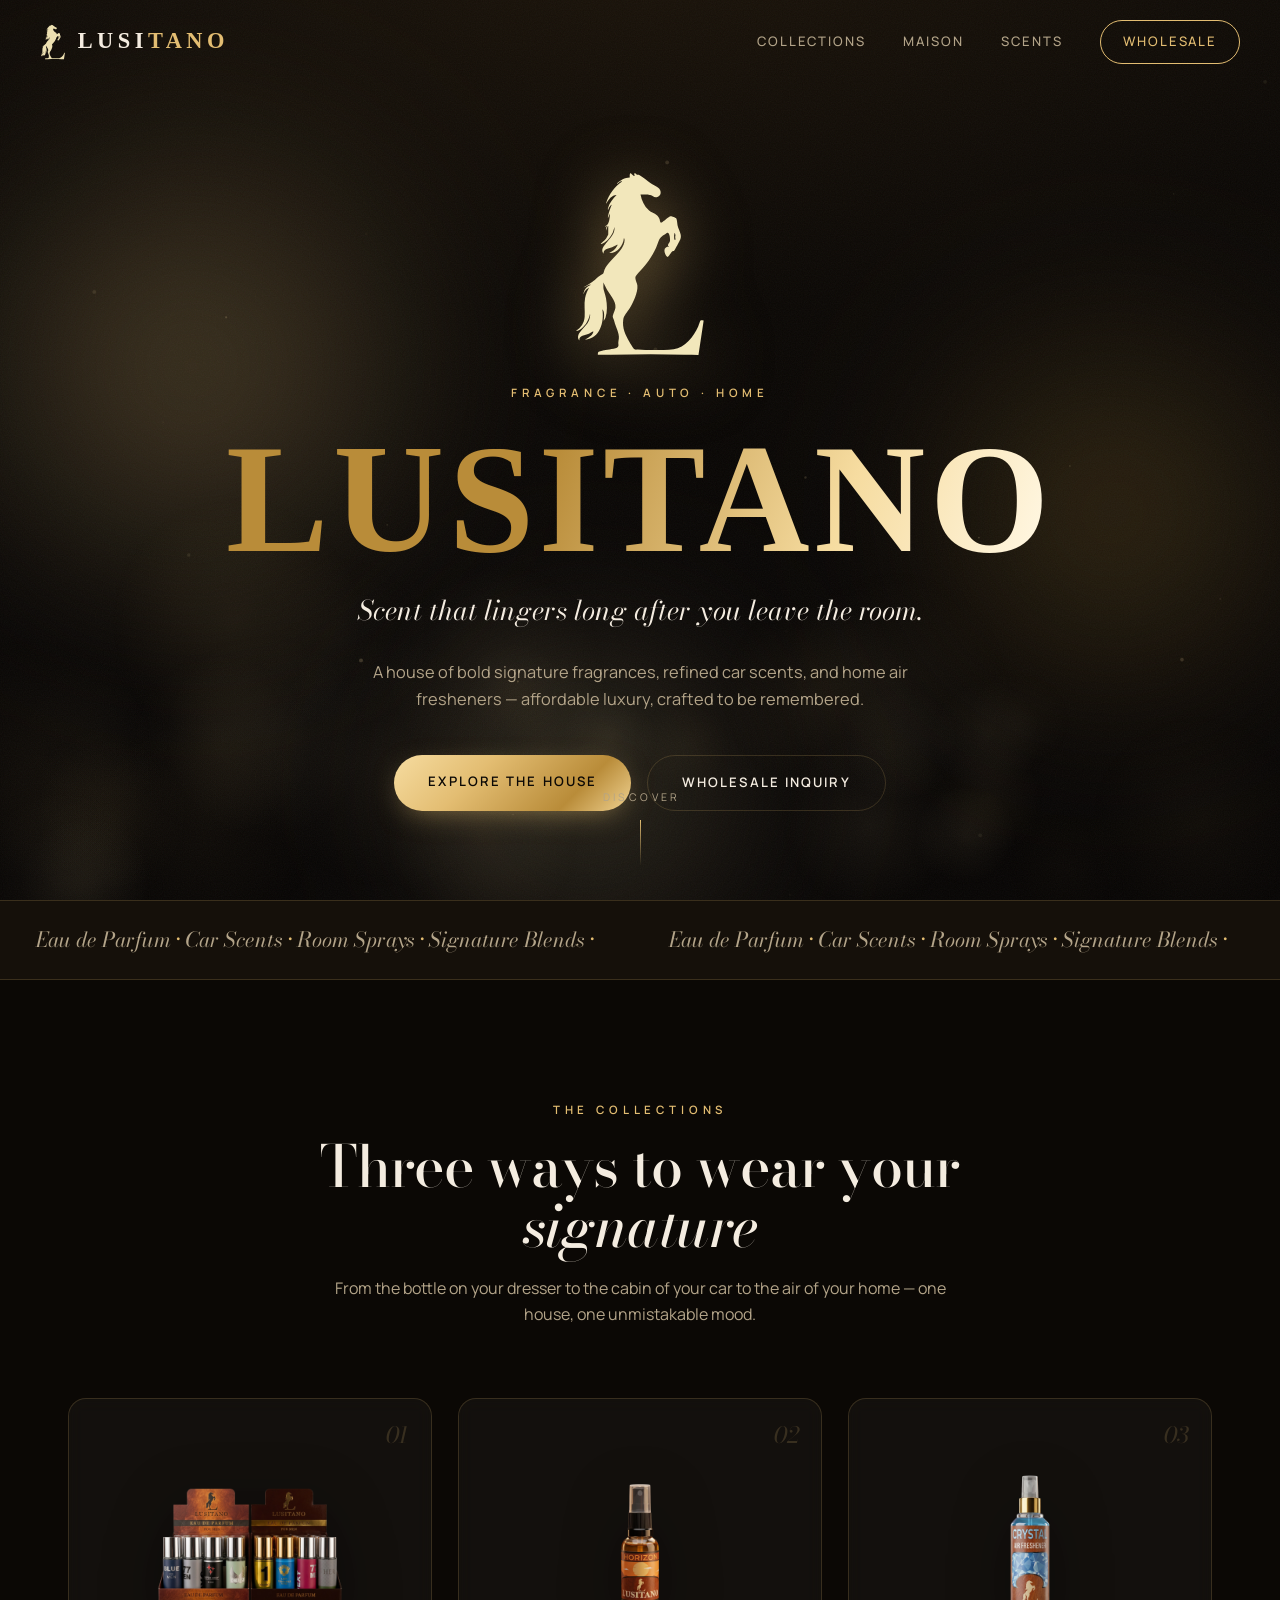
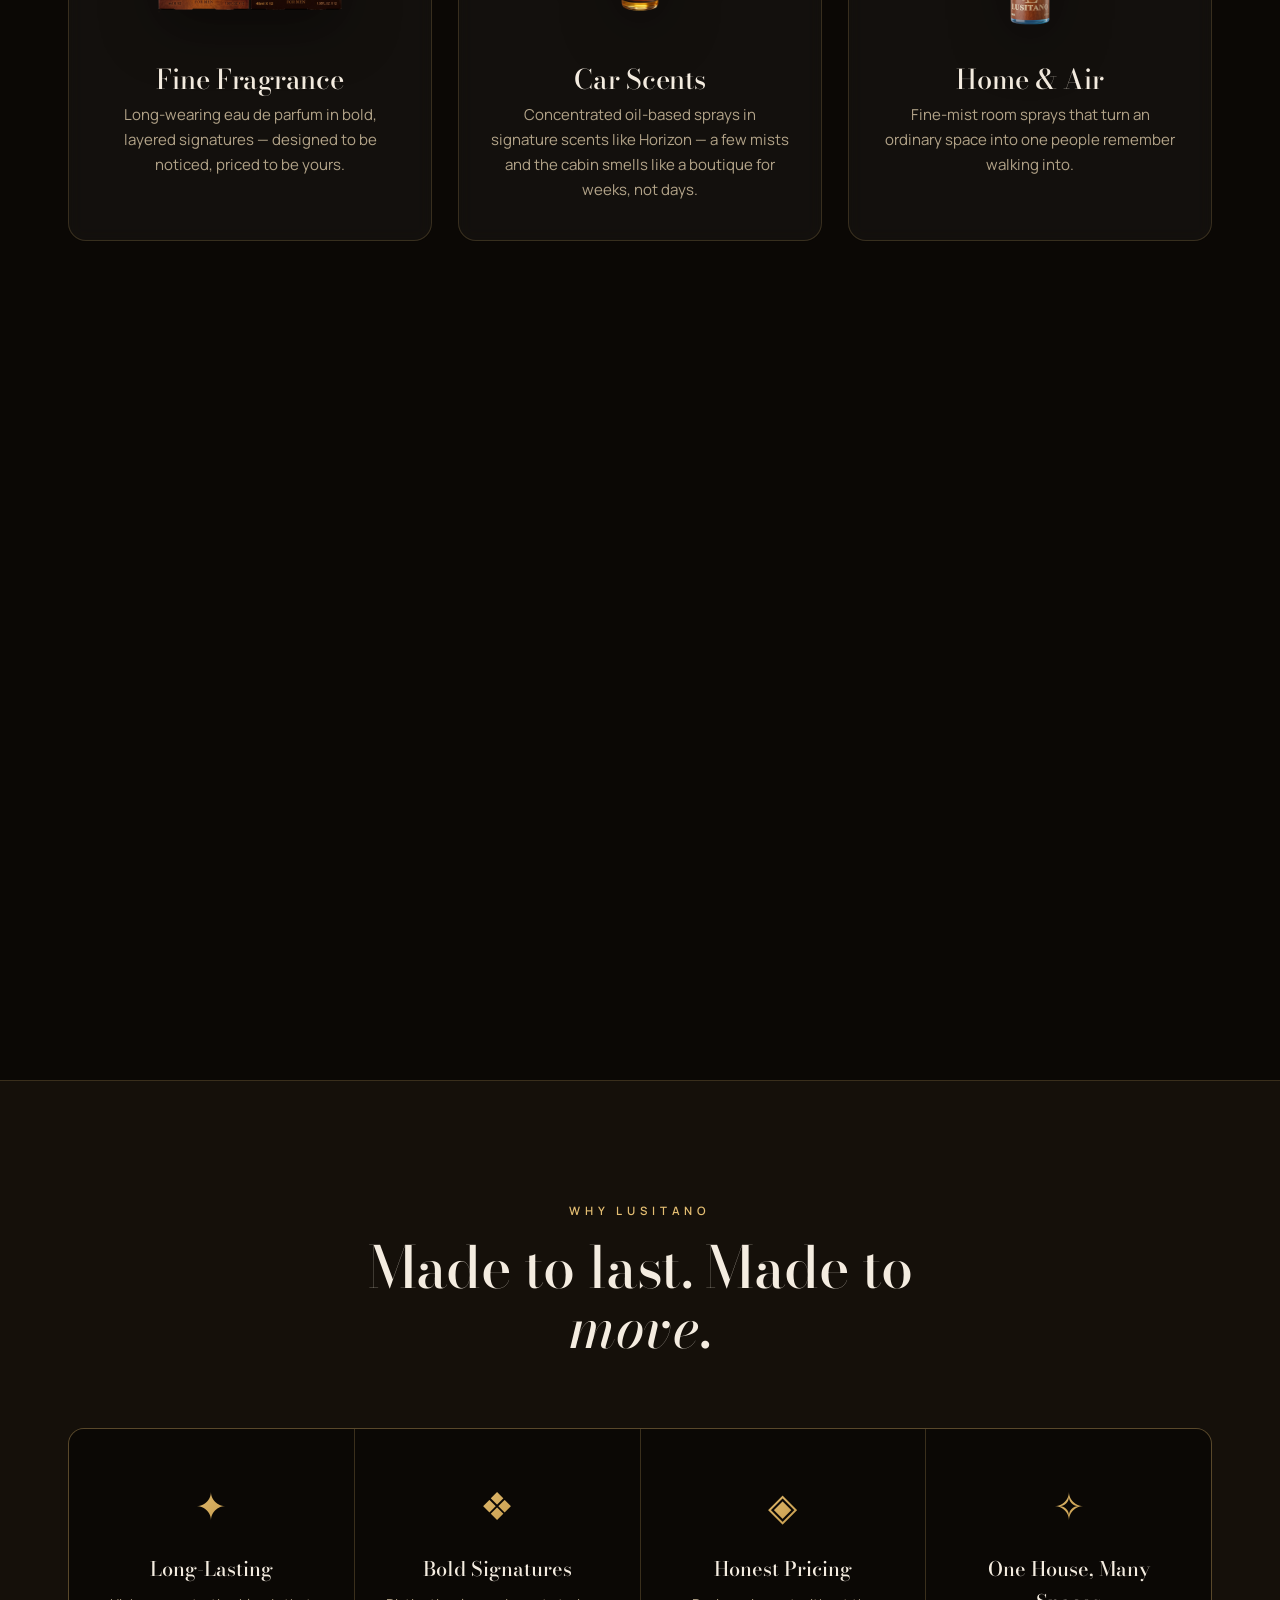
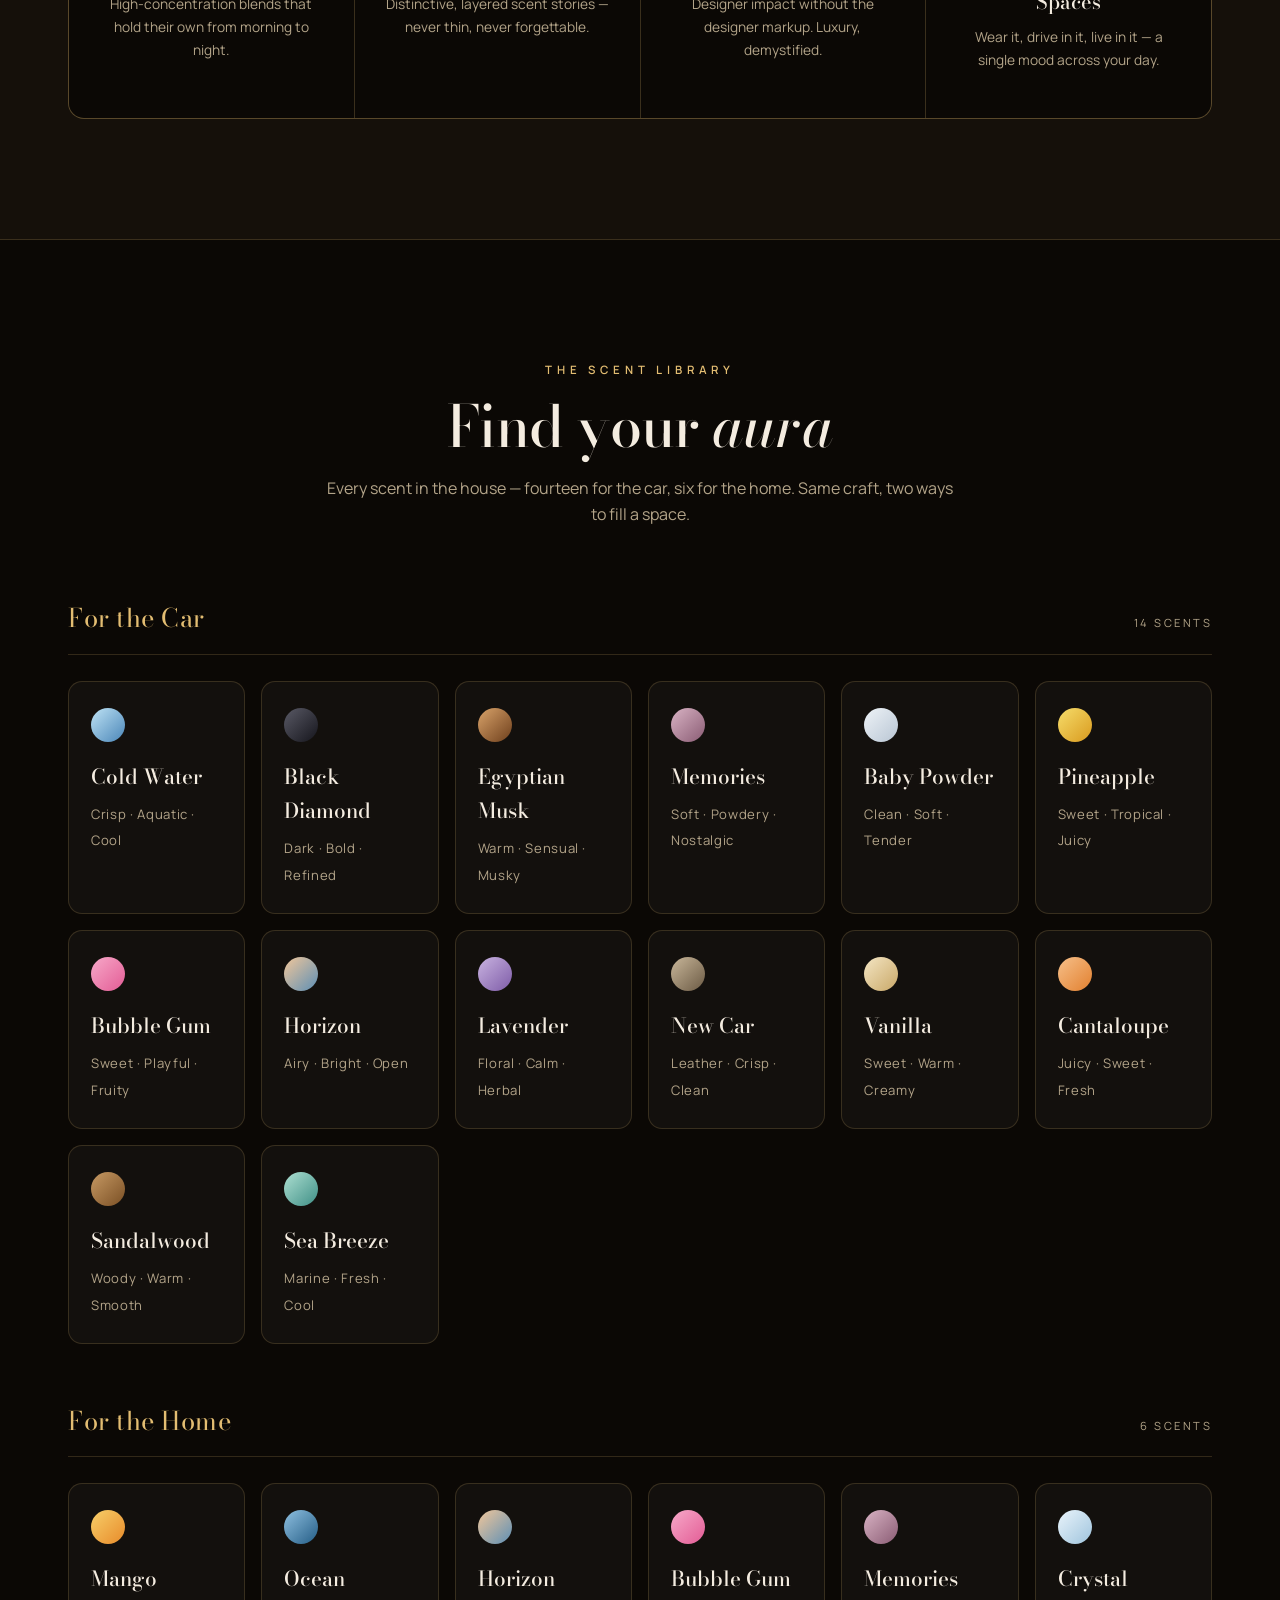
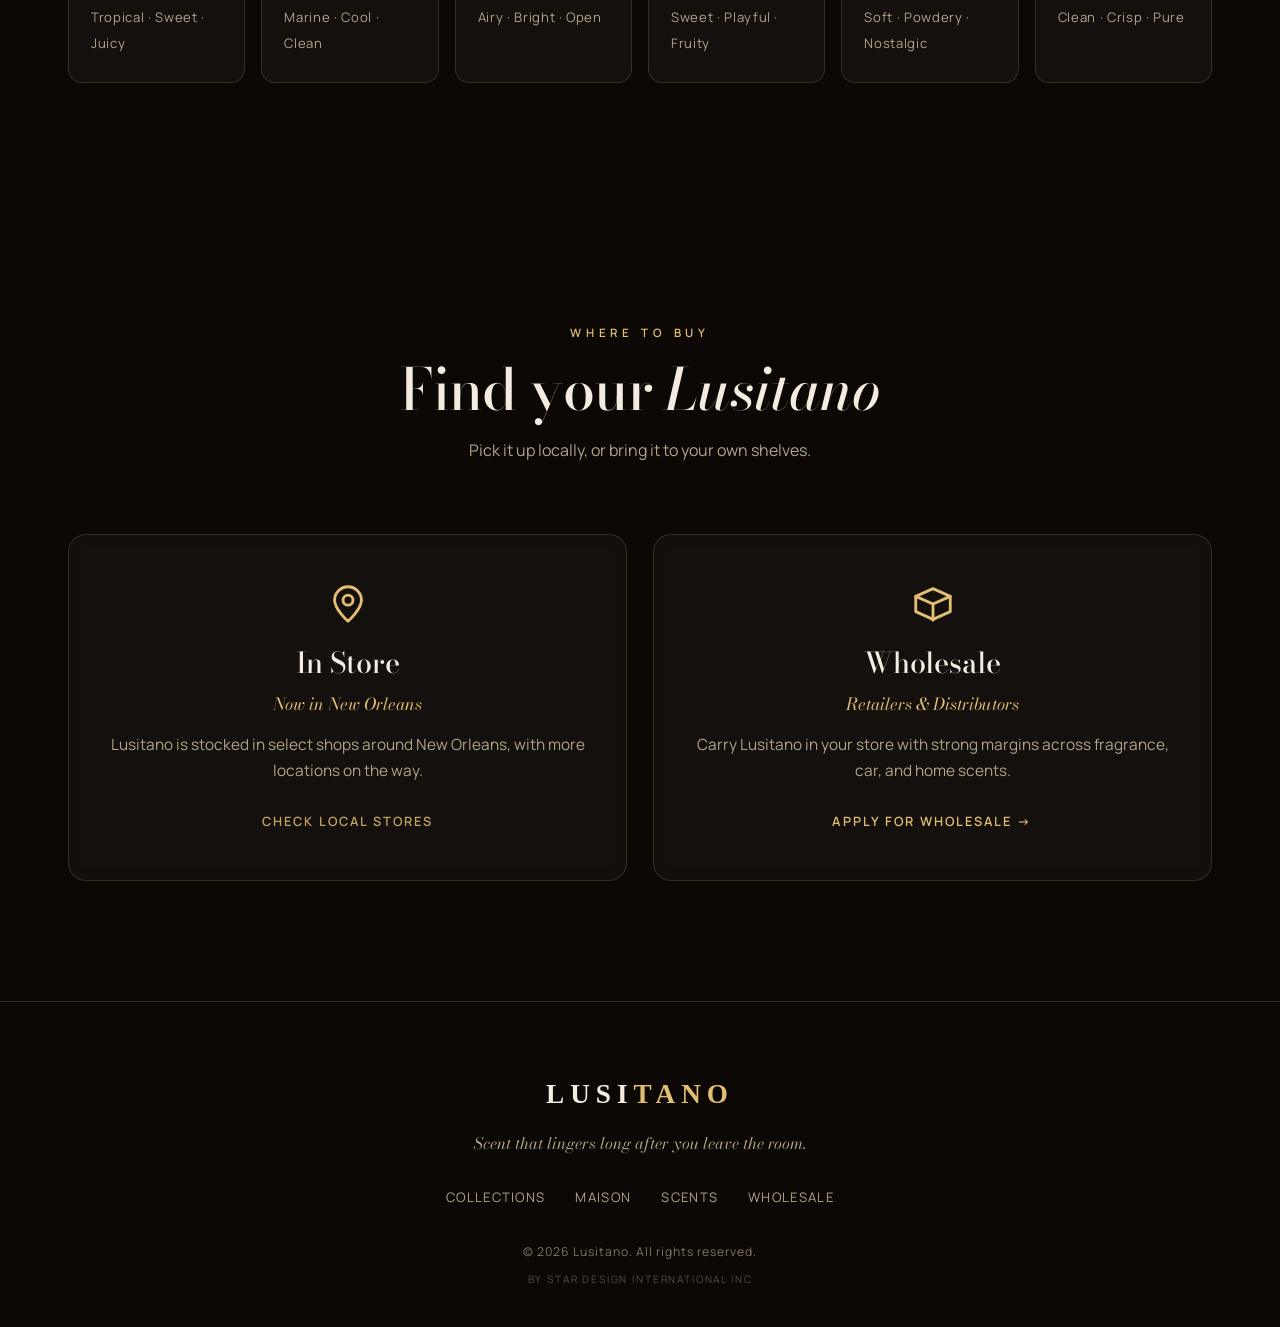
<file: index (28).html>
<!DOCTYPE html>
<html lang="en">
<head>
<meta charset="UTF-8">
<meta name="viewport" content="width=device-width, initial-scale=1.0">
<title>Lusitano — Signature Fragrance, Car &amp; Home Scents</title>
<meta name="description" content="Lusitano crafts bold signature fragrances, car scents, and home air fresheners. Affordable luxury, made to linger. Wholesale inquiries welcome.">

<!-- Open Graph -->
<meta property="og:type" content="website">
<meta property="og:title" content="Lusitano — Signature Fragrance, Car &amp; Home Scents">
<meta property="og:description" content="Bold signature fragrances, car scents, and home air fresheners. Affordable luxury, made to linger.">
<meta property="og:site_name" content="Lusitano">
<meta name="theme-color" content="#0b0805">
<link rel="icon" type="image/svg+xml" href="favicon.svg">

<link rel="preconnect" href="https://fonts.googleapis.com">
<link rel="preconnect" href="https://fonts.gstatic.com" crossorigin>
<link href="https://fonts.googleapis.com/css2?family=Bodoni+Moda:ital,opsz,wght@0,6..96,400;0,6..96,500;0,6..96,600;0,6..96,700;0,6..96,900;1,6..96,400;1,6..96,500&family=Tinos:wght@400;700&family=Manrope:wght@300;400;500;600;700&display=swap" rel="stylesheet">

<style>
:root{
  --bg:#0b0805;
  --bg-2:#15100a;
  --ink:#f4ece0;
  --muted:#b3a489;
  --gold:#e3bd72;
  --gold-bright:#f6dca0;
  --logo:#ecdfb0;
  --gold-deep:#b98c39;
  --line:rgba(227,189,114,.18);
  --glass:rgba(255,255,255,.035);
  --grad-gold:linear-gradient(135deg,#f6dca0 0%,#e3bd72 35%,#b98c39 75%,#f0d291 100%);
  --serif:"Bodoni Moda",serif;
  --wordmark:"Times New Roman","Tinos",Times,serif;
  --sans:"Manrope",system-ui,sans-serif;
}
*{margin:0;padding:0;box-sizing:border-box}
html{scroll-behavior:smooth}
body{
  background:var(--bg);
  color:var(--ink);
  font-family:var(--sans);
  font-weight:400;
  line-height:1.65;
  overflow-x:hidden;
  -webkit-font-smoothing:antialiased;
}

/* ---- Atmospheric background ---- */
.atmosphere{position:fixed;inset:0;z-index:-3;overflow:hidden;background:radial-gradient(120% 80% at 50% -10%,#1c140a 0%,#0b0805 55%,#070504 100%)}
.mist{position:absolute;border-radius:50%;filter:blur(70px);opacity:.5;mix-blend-mode:screen;animation:drift 24s ease-in-out infinite}
.mist.a{width:46vw;height:46vw;left:-8vw;top:8vh;background:radial-gradient(circle,rgba(227,189,114,.55),transparent 70%)}
.mist.b{width:38vw;height:38vw;right:-6vw;top:30vh;background:radial-gradient(circle,rgba(185,140,57,.5),transparent 70%);animation-duration:30s;animation-delay:-6s}
.mist.c{width:32vw;height:32vw;left:30vw;bottom:-10vh;background:radial-gradient(circle,rgba(246,220,160,.4),transparent 70%);animation-duration:34s;animation-delay:-12s}
@keyframes drift{
  0%,100%{transform:translate(0,0) scale(1)}
  33%{transform:translate(6vw,-5vh) scale(1.12)}
  66%{transform:translate(-5vw,4vh) scale(.95)}
}
/* grain */
.mist-canvas{position:fixed;inset:0;z-index:-1;pointer-events:none}
.grain{position:fixed;inset:0;z-index:-2;pointer-events:none;opacity:.05;
  background-image:url("data:image/svg+xml,%3Csvg xmlns='http://www.w3.org/2000/svg' width='160' height='160'%3E%3Cfilter id='n'%3E%3CfeTurbulence type='fractalNoise' baseFrequency='0.85' numOctaves='3'/%3E%3C/filter%3E%3Crect width='100%25' height='100%25' filter='url(%23n)'/%3E%3C/svg%3E")}

/* ---- Shared ---- */
.wrap{max-width:1200px;margin:0 auto;padding:0 28px}
.gold-text{background:var(--grad-gold);-webkit-background-clip:text;background-clip:text;color:transparent}
.eyebrow{font-family:var(--sans);font-size:.72rem;letter-spacing:.42em;text-transform:uppercase;color:var(--gold);font-weight:600;margin-bottom:18px}
h1,h2,h3{font-family:var(--serif);font-weight:500;line-height:1.04;letter-spacing:-.01em}
section{position:relative;padding:120px 0}

/* ---- Nav ---- */
nav{position:fixed;top:0;left:0;right:0;z-index:50;display:flex;align-items:center;justify-content:space-between;
  padding:20px 40px;transition:.4s}
nav.scrolled{padding:14px 40px;background:rgba(11,8,5,.92);border-bottom:1px solid var(--line)}
.logo{display:flex;align-items:center;gap:12px;text-decoration:none;font-family:var(--wordmark);font-weight:700;font-size:1.4rem;letter-spacing:.2em;text-transform:uppercase;color:var(--ink)}
.logo .logo-word span{color:var(--gold)}
.logo-mark{height:36px;width:auto;aspect-ratio:277/388;color:var(--logo);display:block}
.hero-mark{height:clamp(120px,17vw,190px);width:auto;aspect-ratio:277/388;color:#f2e7bb;margin-bottom:24px;opacity:0;animation:rise .9s .1s forwards;filter:drop-shadow(0 14px 34px rgba(227,189,114,.5))}
.nav-links{display:flex;gap:38px;align-items:center}
.nav-links a{color:var(--muted);text-decoration:none;font-size:.82rem;letter-spacing:.14em;text-transform:uppercase;font-weight:500;transition:.3s;position:relative}
.nav-links a:hover{color:var(--ink)}
.nav-links a.cta{padding:10px 22px;border:1px solid var(--gold);border-radius:40px;color:var(--gold)}
.nav-links a.cta:hover{background:var(--gold);color:#0b0805}
.burger{display:none;flex-direction:column;gap:5px;cursor:pointer;background:none;border:none;padding:4px}
.burger span{width:26px;height:2px;background:var(--gold);display:block;transition:.3s;transform-origin:center}
.burger.open span:nth-child(1){transform:translateY(7px) rotate(45deg)}
.burger.open span:nth-child(2){opacity:0}
.burger.open span:nth-child(3){transform:translateY(-7px) rotate(-45deg)}

/* ---- Hero ---- */
.hero{position:relative;min-height:100vh;display:flex;flex-direction:column;align-items:center;justify-content:center;text-align:center;padding-top:80px}
.hero .eyebrow{opacity:0;animation:rise .9s .2s forwards}
.hero h1{font-family:var(--wordmark);font-size:clamp(3.4rem,12vw,10rem);font-weight:700;letter-spacing:.03em;opacity:0;animation:rise 1s .35s forwards}
.hero h1 .shimmer{background:linear-gradient(110deg,#b98c39 20%,#f6dca0 38%,#fff6e0 50%,#f6dca0 62%,#b98c39 80%);
  background-size:200% auto;-webkit-background-clip:text;background-clip:text;color:transparent;animation:shine 6s linear infinite}
@keyframes shine{to{background-position:200% center}}
.hero .tag{font-family:var(--serif);font-style:italic;font-size:clamp(1.1rem,2.6vw,1.7rem);color:var(--ink);margin-top:8px;opacity:0;animation:rise 1s .55s forwards}
.hero .sub{max-width:540px;color:var(--muted);margin:26px auto 0;font-size:1.02rem;opacity:0;animation:rise 1s .7s forwards}
.hero-cta{display:flex;gap:16px;margin-top:42px;opacity:0;animation:rise 1s .85s forwards;flex-wrap:wrap;justify-content:center}
.btn{font-family:var(--sans);font-size:.82rem;letter-spacing:.16em;text-transform:uppercase;font-weight:600;
  padding:16px 34px;border-radius:44px;text-decoration:none;cursor:pointer;border:none;transition:.35s;display:inline-block;position:relative;overflow:hidden}
.btn-gold::after{content:"";position:absolute;top:0;left:-80%;width:50%;height:100%;
  background:linear-gradient(105deg,transparent 20%,rgba(255,250,235,.5) 50%,transparent 80%);
  transform:skewX(-20deg);transition:left .6s ease}
.btn-gold:hover::after{left:130%}
.card::after,.buy-card::after{content:"";position:absolute;top:0;left:-90%;width:55%;height:100%;
  background:linear-gradient(105deg,transparent 20%,rgba(246,220,160,.07) 50%,transparent 80%);
  transform:skewX(-18deg);transition:left .8s ease;pointer-events:none}
.card:hover::after,.buy-card:hover::after{left:140%}
.buy-card{position:relative;overflow:hidden}
.scroll-progress{position:fixed;top:0;left:0;height:2px;width:0;background:var(--grad-gold);z-index:70;box-shadow:0 0 8px rgba(227,189,114,.5)}
@media(prefers-reduced-motion:reduce){.btn-gold::after,.card::after,.buy-card::after{display:none}}
.btn-gold{background:var(--grad-gold);color:#0b0805;box-shadow:0 8px 30px -10px rgba(227,189,114,.6)}
.btn-gold:hover{transform:translateY(-3px);box-shadow:0 14px 40px -10px rgba(227,189,114,.8)}
.btn-ghost{border:1px solid var(--line);color:var(--ink)}
.btn-ghost:hover{border-color:var(--gold);color:var(--gold)}
.scroll-hint{position:absolute;bottom:34px;left:0;right:0;display:flex;flex-direction:column;align-items:center;color:var(--muted);font-size:.66rem;text-transform:uppercase;opacity:0;animation:rise 1s 1.1s forwards}
.scroll-hint .sh-text{letter-spacing:.32em;margin-right:-.32em}
.scroll-hint::after{content:"";display:block;width:1px;height:46px;background:linear-gradient(var(--gold),transparent);margin-top:14px}
@keyframes rise{from{opacity:0;transform:translateY(28px)}to{opacity:1;transform:translateY(0)}}

/* ---- Marquee strip ---- */
.marquee{border-top:1px solid var(--line);border-bottom:1px solid var(--line);padding:22px 0;overflow:hidden;white-space:nowrap;background:var(--bg-2)}
.marquee-track{display:inline-block;animation:scroll 28s linear infinite}
.marquee-track span{font-family:var(--serif);font-style:italic;font-size:1.3rem;color:var(--muted);margin:0 36px}
.marquee-track span b{color:var(--gold);font-style:normal;font-weight:500}
@keyframes scroll{from{transform:translateX(0)}to{transform:translateX(-50%)}}

/* ---- Section heading ---- */
.head{text-align:center;max-width:640px;margin:0 auto 70px}
.head h2{font-size:clamp(2.2rem,5vw,3.6rem)}
.head p{color:var(--muted);margin-top:18px}

/* ---- Collections ---- */
.collections{display:grid;grid-template-columns:repeat(3,1fr);gap:26px}
.card{position:relative;border:1px solid var(--line);border-radius:18px;padding:42px 32px 38px;background:var(--glass);
  backdrop-filter:blur(8px);overflow:hidden;transition:.45s;text-align:center}
.card::before{content:"";position:absolute;inset:0;background:radial-gradient(120% 80% at 50% 0%,rgba(227,189,114,.12),transparent 60%);opacity:0;transition:.45s}
.card:hover{transform:translateY(-8px);border-color:var(--gold)}
.card:hover::before{opacity:1}
.card .art{height:200px;display:flex;align-items:center;justify-content:center;margin-bottom:24px}
.card .art svg{height:100%;filter:drop-shadow(0 16px 30px rgba(227,189,114,.25))}
.card .art img{max-height:200px;max-width:100%;width:auto;object-fit:contain;filter:drop-shadow(0 16px 30px rgba(0,0,0,.45))}
.card h3{font-size:1.7rem;margin-bottom:10px}
.card p{color:var(--muted);font-size:.94rem}
.card .num{position:absolute;top:18px;right:22px;font-family:var(--serif);font-style:italic;color:var(--line);font-size:1.4rem}

/* ---- Story / split ---- */
.story{display:grid;grid-template-columns:1.1fr .9fr;gap:80px;align-items:center}
.story .vis{aspect-ratio:1;border-radius:20px;border:1px solid var(--line);background:
  radial-gradient(circle at 50% 35%,rgba(227,189,114,.18),transparent 60%),var(--bg-2);
  display:flex;align-items:center;justify-content:center;position:relative;overflow:hidden}
.story .vis svg{height:62%;filter:drop-shadow(0 20px 40px rgba(227,189,114,.3))}
.story .vis .ring{position:absolute;width:78%;height:78%;border:1px solid var(--line);border-radius:50%;animation:spin 40s linear infinite}
.story .vis .ring.two{width:92%;height:92%;animation-duration:60s;animation-direction:reverse;border-style:dashed}
@keyframes spin{to{transform:rotate(360deg)}}
.story h2{font-size:clamp(2rem,4.5vw,3.2rem);margin-bottom:24px}
.story p{color:var(--muted);margin-bottom:18px}
.story .signoff{font-family:var(--serif);font-style:italic;color:var(--gold);font-size:1.2rem}

/* ---- Features ---- */
.features{background:var(--bg-2);border-top:1px solid var(--line);border-bottom:1px solid var(--line)}
.feat-grid{display:grid;grid-template-columns:repeat(4,1fr);gap:1px;background:var(--line);border:1px solid var(--line);border-radius:16px;overflow:hidden}
.feat{background:var(--bg);padding:46px 30px;text-align:center;transition:.4s}
.feat:hover{background:var(--bg-2)}
.feat .ico{font-family:var(--serif);font-size:2.4rem;margin-bottom:14px}
.feat h4{font-family:var(--serif);font-size:1.25rem;font-weight:500;margin-bottom:8px}
.feat p{color:var(--muted);font-size:.86rem}

/* ---- Scent families ---- */
.scent-group{margin-bottom:56px}
.scent-group:last-child{margin-bottom:0}
.scent-group-head{display:flex;align-items:baseline;gap:16px;margin-bottom:26px;padding-bottom:14px;border-bottom:1px solid var(--line)}
.sg-label{font-family:var(--serif);font-size:1.6rem;color:var(--gold);letter-spacing:.02em}
.sg-count{font-size:.7rem;letter-spacing:.22em;text-transform:uppercase;color:var(--muted);margin-left:auto}
.scent-hint{display:none;font-size:.66rem;letter-spacing:.18em;text-transform:uppercase;color:var(--gold);opacity:.75;margin-left:12px}
.scents{display:grid;grid-template-columns:repeat(auto-fill,minmax(170px,1fr));gap:16px}
.scent{border:1px solid var(--line);border-radius:14px;padding:26px 22px;background:var(--glass);transition:.4s;cursor:default}
.scent:hover{border-color:var(--gold);transform:translateY(-5px)}
.scent .dot{width:34px;height:34px;border-radius:50%;margin-bottom:18px}
.scent h4{font-family:var(--serif);font-size:1.3rem;font-weight:500;margin-bottom:6px}
.scent span{color:var(--muted);font-size:.82rem;letter-spacing:.05em}

/* ---- Wholesale ---- */
.wholesale{background:radial-gradient(110% 90% at 50% 0%,#1a130a,#0b0805 70%);border-top:1px solid var(--line)}
.ws-grid{display:grid;grid-template-columns:.9fr 1.1fr;gap:70px;align-items:start}
.ws-copy h2{font-size:clamp(2.2rem,5vw,3.4rem);margin-bottom:22px}
.ws-copy p{color:var(--muted);margin-bottom:26px}
.ws-list{list-style:none}
.ws-list li{padding:14px 0;border-top:1px solid var(--line);color:var(--ink);font-size:.96rem;display:flex;gap:14px;align-items:center}
.ws-list li::before{content:"✦";color:var(--gold)}
.form{border:1px solid var(--line);border-radius:20px;padding:38px;background:var(--glass);backdrop-filter:blur(10px)}
.field{margin-bottom:20px}
.field label{display:block;font-size:.72rem;letter-spacing:.18em;text-transform:uppercase;color:var(--gold);margin-bottom:9px;font-weight:600}
.field input,.field textarea,.field select{width:100%;background:rgba(0,0,0,.3);border:1px solid var(--line);border-radius:10px;
  padding:14px 16px;color:var(--ink);font-family:var(--sans);font-size:.95rem;transition:.3s}
.field input:focus,.field textarea:focus,.field select:focus{outline:none;border-color:var(--gold);background:rgba(0,0,0,.5)}
.field textarea{resize:vertical;min-height:110px}
.field-row{display:grid;grid-template-columns:1fr 1fr;gap:18px}
.form .btn-gold{width:100%;margin-top:6px}
.dropzone{display:flex;flex-direction:column;align-items:center;text-align:center;gap:8px;padding:26px 18px;border:1.5px dashed var(--line);border-radius:12px;background:rgba(0,0,0,.25);cursor:pointer;transition:.3s}
.dropzone:hover{border-color:var(--gold);background:rgba(0,0,0,.4)}
.dz-icon{font-size:1.5rem;color:var(--gold);line-height:1}
.dz-text{font-size:.9rem;color:var(--ink)}
.dz-text b{color:var(--gold);font-weight:600}
.dz-files{font-size:.74rem;color:var(--muted);letter-spacing:.03em;word-break:break-word}
.dropzone input[type=file]{display:none}
.form-note{font-size:.78rem;color:var(--muted);text-align:center;margin-top:16px}
.buy-grid{display:grid;grid-template-columns:1fr 1fr;gap:26px}
.buy-card{border:1px solid var(--line);border-radius:18px;padding:46px 40px;background:var(--glass);backdrop-filter:blur(8px);transition:.45s;text-align:center}
.buy-card:hover{transform:translateY(-6px);border-color:var(--gold)}
.buy-ico{display:flex;justify-content:center;margin-bottom:22px;color:var(--gold)}
.buy-ico svg{height:46px;width:46px}
.buy-card h3{font-size:1.8rem;margin-bottom:12px}
.buy-card .loc{font-family:var(--serif);font-style:italic;color:var(--gold);font-size:1.05rem;margin-bottom:14px}
.buy-card p{color:var(--muted);font-size:.96rem;margin-bottom:24px}
.buy-link{color:var(--gold);text-decoration:none;font-size:.8rem;letter-spacing:.16em;text-transform:uppercase;font-weight:600;transition:.3s}
.buy-link:hover{color:var(--gold-bright)}
.buy-note{color:var(--gold);font-size:.8rem;letter-spacing:.16em;text-transform:uppercase;font-weight:600;opacity:.85}
.ws-form-wrap{max-width:560px;margin:0 auto}
.form-success{text-align:center;padding:34px 12px}
.form-success .fs-mark{font-size:2rem;color:var(--gold);margin-bottom:14px}
.form-success h3{font-family:var(--serif);font-size:1.9rem;margin-bottom:10px}
.form-success p{color:var(--muted);font-size:.95rem;max-width:340px;margin:0 auto}

/* ---- Footer ---- */
footer{padding:70px 0 40px;border-top:1px solid var(--line);text-align:center}
.foot-logo{font-family:var(--wordmark);font-weight:700;font-size:1.7rem;letter-spacing:.22em;text-transform:uppercase;margin-bottom:14px}
.foot-logo span{color:var(--gold)}
.foot-tag{font-family:var(--serif);font-style:italic;color:var(--muted);margin-bottom:30px}
.foot-links{display:flex;gap:30px;justify-content:center;flex-wrap:wrap;margin-bottom:34px}
.foot-links a{color:var(--muted);text-decoration:none;font-size:.82rem;letter-spacing:.1em;text-transform:uppercase;transition:.3s}
.foot-links a:hover{color:var(--gold)}
.copyright{color:var(--muted);font-size:.76rem;letter-spacing:.08em;opacity:.7}
.credit{color:var(--muted);font-size:.64rem;letter-spacing:.18em;text-transform:uppercase;opacity:.45;margin-top:8px}

/* ---- Reveal ---- */
.reveal{opacity:0;transform:translateY(40px);transition:.9s cubic-bezier(.2,.7,.2,1)}
.reveal.in{opacity:1;transform:none}

/* ---- Responsive ---- */
@media(max-width:900px){
  nav,nav.scrolled{padding:16px 22px}
  .nav-links{position:fixed;inset:0;width:100%;flex-direction:column;justify-content:center;align-items:center;gap:34px;background:rgba(11,8,5,.97);
    backdrop-filter:blur(20px);transform:translateX(100%);transition:.4s;z-index:55}
  .nav-links.open{transform:none}
  .nav-links a{font-size:1.15rem;letter-spacing:.18em}
  .nav-links a.cta{padding:14px 32px}
  .burger{display:flex;z-index:60}
  /* hero cleanup on mobile */
  .hero{padding:84px 24px 40px}
  .hero h1{font-size:2.7rem;letter-spacing:.02em}
  .hero .tag{font-size:1.02rem;margin-top:10px}
  .hero .sub{font-size:.92rem;margin-top:20px}
  .hero-cta{margin-top:34px;gap:12px}
  .scroll-hint{display:none}
  .collections,.feat-grid,.story,.ws-grid,.buy-grid{grid-template-columns:1fr}
  .feat-grid{gap:1px}
  .story{gap:40px}
  .ws-grid{gap:44px}
  section{padding:80px 0}
  .field-row{grid-template-columns:1fr}
  /* tone down atmosphere on mobile */
  .mist{opacity:.2;filter:blur(55px)}
  .mist.c{display:none}
  /* scents become a side-scroll carousel */
  .scents{display:flex;gap:14px;overflow-x:auto;scroll-snap-type:x mandatory;-webkit-overflow-scrolling:touch;padding:4px 0 16px;scrollbar-width:none}
  .scents::-webkit-scrollbar{display:none}
  .scent{flex:0 0 72%;scroll-snap-align:center}
  .scent-hint{display:block}
}
</style>
</head>
<body>

<div class="atmosphere">
  <div class="mist a"></div><div class="mist b"></div><div class="mist c"></div>
</div>
<div class="grain"></div>
<div class="scroll-progress" id="scrollProgress"></div>
<canvas class="mist-canvas" id="mistCanvas"></canvas>
<svg width="0" height="0" aria-hidden="true" style="position:absolute"><symbol id="horseMark" viewBox="822.80 273.86 277.03 388.39"><path transform="matrix(1,0,0,-1,1033.657,418.74708)" d="M0 0C1.201 1.134-.022 4.557-.046 6.034-.064 7.209 .557 8.403 .476 9.471 .398 10.495-.183 13.814-1.399 14.179-2.278 11.052-2.428 7.162-2.112 3.906-2.052 3.285-1.524-1.439 0 0M-136.891 29.08C-139.986 26.578-139.642 21.987-140.446 18.445L-141.102 24.425-139.026 29.789-142.924 26.246C-143.793 28.637-139.394 30.169-137.981 31.943-134.559 36.237-133.401 48.391-133.351 53.903L-136.895 45.759C-137.873 44.602-137.632 46.519-137.534 47.091-136.083 55.61-133.119 64.056-129.791 71.988-130.779 72.474-132.027 70.385-132.514 69.745-134.268 67.439-136.155 64.551-136.9 61.715-138.33 61.693-137.481 64.561-137.288 65.299-134.645 75.355-126.924 84.226-119.867 91.494-130.223 90.707-134.712 83.29-139.84 75.653-140.329 74.924-141.263 73.438-141.134 75.525-135.677 93.495-123.917 108.929-108.521 119.523-112.001 120.624-115.668 115.917-118.105 114.918-118.43 114.784-119.267 114.732-119.154 115.261-112.171 122.118-103.019 127.631-92.908 127.675-92.747 130.79-93.798 134.534-91.139 136.885-90.313 135.965-83.939 129.495-82.985 130.518-82.925 132.682-84.912 135.183-82.628 136.885-82.249 136.882-78.837 133.578-77.799 133.151-76.357 132.557-75.369 133.486-73.53 132.569-66.628 129.128-57.614 120.817-50.864 116.171-46.051 112.859-37.905 109.099-34.065 106.016-28.076 101.209-27.647 90.256-36.287 87.725-43.529 85.603-45.387 90.35-51.049 91.869-51.868 92.089-56.545 92.92-57.091 92.92H-70.923C-68.465 80.56-63.466 69.158-53.907 60.637-45.95 53.543-36.231 54.13-32.067 42.755-31.111 40.144-31.303 33.623-27.852 35.294-23.158 37.567-13.559 47.299-9.385 48.098-7.511 48.457 .516 45.263 1.82 44.012 3.701 42.208 4.275 31.91 5.18 28.22 7.363 19.323 14.368 10.008 10.561 1.151 9.524-1.261-.891-21.011-1.792-21.963-3.291-23.546-5.288-23.02-6.764-24.084-8.688-25.471-13.399-35.471-16.586-34.706-22.999-27.105-26.01-13.63-12.05-13.471L-14.814-11.995C-15.298-8.266-11.255-6.116-10.675-2.44-10.122 1.063-10.903 15.739-16.534 14.75-21.405 10.792-29.211 7.593-32.045 1.906-34.67-3.363-36.52-10.244-39.103-15.862-48.423-36.137-58.015-48.339-72.706-64.542-74.571-66.599-80.219-72.617-81.007-74.68-82.925-79.702-77.867-87.707-77.313-93.287-75.945-107.074-86.086-128.672-93.327-140.391-97.694-147.458-105.059-154.511-106.206-162.978-108.585-180.535-101.967-194.192-93.478-208.758-91.739-211.743-85.344-222.736-82.99-223.802-79.966-225.172-78.668-223.95-76.281-224.131-54.271-225.799-25.232-225.597-3.191-223.434 20.078-221.149 37.891-196.936 46.949-177.104 47.981-174.845 50.598-166.263 51.425-165.265 52.589-163.862 56.354-164.818 58.173-164.573L47.539-235.506C38.214-234.933 28.82-235.156 19.488-234.821-30.666-233.02-80.594-233.455-130.832-234.821-139.929-235.068-149.08-234.578-158.173-234.791-158.18-233.418-158.07-229.872-156.996-229.06-155.746-228.115-147.07-226.283-144.828-225.791-139.087-224.532-120.156-223.027-117.393-219.177-114.724-215.457-116.672-212.888-116.347-209.649-115.633-202.549-114.176-199.91-115.938-192.204-118.104-182.731-122.839-174.828-125.287-163.958-125.801-161.674-127.503-159.038-127.644-157.035-127.945-152.763-122.881-143.649-122.178-138.494-120.282-124.579-135.505-110.38-141.268-98.367L-146.822-87.25V-97.536C-146.822-101.67-142.45-113.774-141.476-119.145-139.079-132.364-138.412-146.312-142.538-159.275L-146.105-165.983C-145.872-158.172-143.267-148.229-148.942-141.869-144.857-168.03-153.548-201.627-184.413-203.939-178.414-199.873-169.681-196.574-167.528-188.901-167.283-188.028-166.971-186.876-168.439-187.279-170.377-187.812-174.07-190.793-176.627-191.864-183.65-194.804-197.604-195.557-195.773-205.709-199.163-203.263-199.184-198.356-197.93-194.679-195.292-186.942-182.093-176.109-177.648-167.435-175.221-162.701-173.13-156.386-174.131-151.083-176.451-163.023-182.11-174.159-191.984-181.472-194.963-183.678-198.932-186.583-202.855-186.206-192.424-179.068-186.068-170.054-185.098-157.147-184.119-144.118-186.651-132.302-184.224-119.008-182.821-111.324-179.561-104.342-175.898-97.542L-182.281-101.799C-184.19-104.359-186.143-106.625-186.553-109.944-187.674-110.142-187.319-108.966-187.202-108.238-185.944-100.406-180.027-95.272-173.072-92.207-173.146-90.626-176.233-91.92-177.004-92.181L-187.25-97.539C-184.907-94.72-181.56-93.376-178.566-91.515-168.526-85.274-165.864-83.213-157.087-75.212-154.617-72.961-148.91-70.551-147.547-69.147-146.227-67.789-145.179-62.081-144.121-59.805-134.801-39.76-104.845-23.189-103.528-1.033-103.459 .124-103.474 3.232-104.964 3.541-106.215-11.239-118.604-28.037-134.763-26.95-132.235-24.834-128.973-23.696-126.31-21.578-122.402-18.469-119.978-14.685-117.744-10.283-117.321-8.978-126.841-14.196-127.682-14.532-135.18-17.53-147.221-17.884-146.464-28.372-152.52-20.537-146.658-13.724-141.837-7.47-133.97 2.732-122.74 11.674-124.13 26.239L-127.328 15.615C-130.894 7.774-136.51-.04-143.761-4.836-146.108-6.388-149.625-9.117-152.493-8.163-149.279-5.336-145.213-2.288-142.583 1.078-141.387 2.608-136.891 10.319-136.891 11.701Z" fill="currentColor"/></symbol></svg>

<!-- NAV -->
<nav id="nav">
  <a class="logo" href="#top">
    <svg class="logo-mark" aria-hidden="true"><use href="#horseMark"/></svg>
    <span class="logo-word">Lusi<span>tano</span></span>
  </a>
  <div class="nav-links" id="navLinks">
    <a href="#collections">Collections</a>
    <a href="#story">Maison</a>
    <a href="#scents">Scents</a>
    <a href="wholesale.html" class="cta">Wholesale</a>
  </div>
  <button class="burger" id="burger" aria-label="Menu"><span></span><span></span><span></span></button>
</nav>

<!-- HERO -->
<header class="hero" id="top">
  <svg class="hero-mark" role="img" aria-label="Lusitano"><use href="#horseMark"/></svg>
  <div class="eyebrow">Fragrance · Auto · Home</div>
  <h1><span class="shimmer">LUSITANO</span></h1>
  <div class="tag">Scent that lingers long after you leave the room.</div>
  <p class="sub">A house of bold signature fragrances, refined car scents, and home air fresheners — affordable luxury, crafted to be remembered.</p>
  <div class="hero-cta">
    <a href="#collections" class="btn btn-gold">Explore the House</a>
    <a href="wholesale.html" class="btn btn-ghost">Wholesale Inquiry</a>
  </div>
  <div class="scroll-hint"><span class="sh-text">Discover</span></div>
</header>

<!-- MARQUEE -->
<div class="marquee">
  <div class="marquee-track">
    <span>Eau de Parfum <b>·</b> Car Scents <b>·</b> Room Sprays <b>·</b> Signature Blends <b>·</b></span>
    <span>Eau de Parfum <b>·</b> Car Scents <b>·</b> Room Sprays <b>·</b> Signature Blends <b>·</b></span>
  </div>
</div>

<!-- COLLECTIONS -->
<section id="collections">
  <div class="wrap">
    <div class="head reveal">
      <div class="eyebrow">The Collections</div>
      <h2>Three ways to wear your <em>signature</em></h2>
      <p>From the bottle on your dresser to the cabin of your car to the air of your home — one house, one unmistakable mood.</p>
    </div>
    <div class="collections">

      <div class="card reveal">
        <div class="num">01</div>
        <div class="art">
          <img src="images/fragrance.png" alt="Lusitano fine fragrance">
        </div>
        <h3>Fine Fragrance</h3>
        <p>Long-wearing eau de parfum in bold, layered signatures — designed to be noticed, priced to be yours.</p>
      </div>

      <div class="card reveal">
        <div class="num">02</div>
        <div class="art">
          <img src="images/car.png" alt="Lusitano car scent">
        </div>
        <h3>Car Scents</h3>
        <p>Concentrated oil-based sprays in signature scents like Horizon — a few mists and the cabin smells like a boutique for weeks, not days.</p>
      </div>

      <div class="card reveal">
        <div class="num">03</div>
        <div class="art">
          <img src="images/home.png" alt="Lusitano home air freshener">
        </div>
        <h3>Home &amp; Air</h3>
        <p>Fine-mist room sprays that turn an ordinary space into one people remember walking into.</p>
      </div>

    </div>
  </div>
</section>

<!-- STORY -->
<section id="story">
  <div class="wrap">
    <div class="story">
      <div class="reveal">
        <div class="eyebrow">The Maison</div>
        <h2>Luxury you can <em>actually</em> afford</h2>
        <p>Lusitano was built on a simple belief: a great scent shouldn't cost a small fortune. We obsess over the blend, the longevity, and the bottle — then we leave the inflated price tag behind.</p>
        <p>Every fragrance is composed to last, layered with character, and presented like it belongs on a department-store shelf. The only thing missing is the markup.</p>
        <p class="signoff">— The Lusitano House</p>
      </div>
      <div class="vis reveal">
        <div class="ring"></div><div class="ring two"></div>
        <svg viewBox="0 0 120 200" xmlns="http://www.w3.org/2000/svg">
          <defs><linearGradient id="g4" x1="0" y1="0" x2="1" y2="1">
            <stop offset="0" stop-color="#fff6e0"/><stop offset="0.5" stop-color="#e3bd72"/><stop offset="1" stop-color="#b98c39"/></linearGradient></defs>
          <rect x="50" y="4" width="20" height="18" rx="3" fill="url(#g4)"/>
          <rect x="46" y="20" width="28" height="12" rx="2" fill="#7a5c24"/>
          <path d="M28 32 Q60 24 92 32 L92 178 Q92 192 78 192 L42 192 Q28 192 28 178 Z" fill="none" stroke="url(#g4)" stroke-width="2.5"/>
          <path d="M40 88 L80 88 L80 176 Q80 182 74 182 L46 182 Q40 182 40 176 Z" fill="url(#g4)" opacity="0.22"/>
          <text x="60" y="140" text-anchor="middle" font-family="Bodoni Moda,serif" font-size="42" fill="url(#g4)">L</text>
        </svg>
      </div>
    </div>
  </div>
</section>

<!-- FEATURES -->
<section class="features">
  <div class="wrap">
    <div class="head reveal">
      <div class="eyebrow">Why Lusitano</div>
      <h2>Made to last. Made to <em>move</em>.</h2>
    </div>
    <div class="feat-grid">
      <div class="feat reveal"><div class="ico gold-text">✦</div><h4>Long-Lasting</h4><p>High-concentration blends that hold their own from morning to night.</p></div>
      <div class="feat reveal"><div class="ico gold-text">❖</div><h4>Bold Signatures</h4><p>Distinctive, layered scent stories — never thin, never forgettable.</p></div>
      <div class="feat reveal"><div class="ico gold-text">◈</div><h4>Honest Pricing</h4><p>Designer impact without the designer markup. Luxury, demystified.</p></div>
      <div class="feat reveal"><div class="ico gold-text">✧</div><h4>One House, Many Spaces</h4><p>Wear it, drive in it, live in it — a single mood across your day.</p></div>
    </div>
  </div>
</section>

<!-- SCENTS -->
<section id="scents">
  <div class="wrap">
    <div class="head reveal">
      <div class="eyebrow">The Scent Library</div>
      <h2>Find your <em>aura</em></h2>
      <p>Every scent in the house — fourteen for the car, six for the home. Same craft, two ways to fill a space.</p>
    </div>

    <div class="scent-group reveal">
      <div class="scent-group-head"><span class="sg-label">For the Car</span><span class="scent-hint">Swipe →</span><span class="sg-count">14 Scents</span></div>
      <div class="scents">
        <div class="scent"><div class="dot" style="background:linear-gradient(135deg,#bfe3f5,#4a86b8)"></div><h4>Cold Water</h4><span>Crisp · Aquatic · Cool</span></div>
        <div class="scent"><div class="dot" style="background:linear-gradient(135deg,#5a5a66,#15151c)"></div><h4>Black Diamond</h4><span>Dark · Bold · Refined</span></div>
        <div class="scent"><div class="dot" style="background:linear-gradient(135deg,#d9a36a,#6e3f1c)"></div><h4>Egyptian Musk</h4><span>Warm · Sensual · Musky</span></div>
        <div class="scent"><div class="dot" style="background:linear-gradient(135deg,#d9b3c4,#8a5c74)"></div><h4>Memories</h4><span>Soft · Powdery · Nostalgic</span></div>
        <div class="scent"><div class="dot" style="background:linear-gradient(135deg,#eef3f7,#b9c6d4)"></div><h4>Baby Powder</h4><span>Clean · Soft · Tender</span></div>
        <div class="scent"><div class="dot" style="background:linear-gradient(135deg,#f6dd6b,#d99a1e)"></div><h4>Pineapple</h4><span>Sweet · Tropical · Juicy</span></div>
        <div class="scent"><div class="dot" style="background:linear-gradient(135deg,#f7a9c9,#e35c95)"></div><h4>Bubble Gum</h4><span>Sweet · Playful · Fruity</span></div>
        <div class="scent"><div class="dot" style="background:linear-gradient(135deg,#f2c79a,#5d8fb5)"></div><h4>Horizon</h4><span>Airy · Bright · Open</span></div>
        <div class="scent"><div class="dot" style="background:linear-gradient(135deg,#c9b3e0,#7e5ca8)"></div><h4>Lavender</h4><span>Floral · Calm · Herbal</span></div>
        <div class="scent"><div class="dot" style="background:linear-gradient(135deg,#c9b79a,#6b5a44)"></div><h4>New Car</h4><span>Leather · Crisp · Clean</span></div>
        <div class="scent"><div class="dot" style="background:linear-gradient(135deg,#f4e6c4,#c9a868)"></div><h4>Vanilla</h4><span>Sweet · Warm · Creamy</span></div>
        <div class="scent"><div class="dot" style="background:linear-gradient(135deg,#f6c08a,#e2802f)"></div><h4>Cantaloupe</h4><span>Juicy · Sweet · Fresh</span></div>
        <div class="scent"><div class="dot" style="background:linear-gradient(135deg,#c79a64,#7a4f24)"></div><h4>Sandalwood</h4><span>Woody · Warm · Smooth</span></div>
        <div class="scent"><div class="dot" style="background:linear-gradient(135deg,#aee0d2,#3f8f86)"></div><h4>Sea Breeze</h4><span>Marine · Fresh · Cool</span></div>
      </div>
    </div>

    <div class="scent-group reveal">
      <div class="scent-group-head"><span class="sg-label">For the Home</span><span class="scent-hint">Swipe →</span><span class="sg-count">6 Scents</span></div>
      <div class="scents">
        <div class="scent"><div class="dot" style="background:linear-gradient(135deg,#f7cf6a,#e88b2a)"></div><h4>Mango</h4><span>Tropical · Sweet · Juicy</span></div>
        <div class="scent"><div class="dot" style="background:linear-gradient(135deg,#8fc0e0,#245d86)"></div><h4>Ocean</h4><span>Marine · Cool · Clean</span></div>
        <div class="scent"><div class="dot" style="background:linear-gradient(135deg,#f2c79a,#5d8fb5)"></div><h4>Horizon</h4><span>Airy · Bright · Open</span></div>
        <div class="scent"><div class="dot" style="background:linear-gradient(135deg,#f7a9c9,#e35c95)"></div><h4>Bubble Gum</h4><span>Sweet · Playful · Fruity</span></div>
        <div class="scent"><div class="dot" style="background:linear-gradient(135deg,#d9b3c4,#8a5c74)"></div><h4>Memories</h4><span>Soft · Powdery · Nostalgic</span></div>
        <div class="scent"><div class="dot" style="background:linear-gradient(135deg,#eaf4fb,#9fc4dd)"></div><h4>Crystal</h4><span>Clean · Crisp · Pure</span></div>
      </div>
    </div>
  </div>
</section>

<!-- WHERE TO BUY -->
<section id="buy">
  <div class="wrap">
    <div class="head reveal">
      <div class="eyebrow">Where to Buy</div>
      <h2>Find your <em>Lusitano</em></h2>
      <p>Pick it up locally, or bring it to your own shelves.</p>
    </div>
    <div class="buy-grid">
      <div class="buy-card reveal">
        <div class="buy-ico">
          <svg viewBox="0 0 24 24" fill="none" stroke="currentColor" stroke-width="1.5" stroke-linecap="round" stroke-linejoin="round"><path d="M12 21s7-6.3 7-11a7 7 0 1 0-14 0c0 4.7 7 11 7 11Z"/><circle cx="12" cy="10" r="2.6"/></svg>
        </div>
        <h3>In Store</h3>
        <div class="loc">Now in New Orleans</div>
        <p>Lusitano is stocked in select shops around New Orleans, with more locations on the way.</p>
        <span class="buy-note">Check local stores</span>
      </div>
      <div class="buy-card reveal">
        <div class="buy-ico">
          <svg viewBox="0 0 24 24" fill="none" stroke="currentColor" stroke-width="1.5" stroke-linecap="round" stroke-linejoin="round"><path d="M3 8l9-4 9 4-9 4-9-4Z"/><path d="M3 8v8l9 4 9-4V8"/><path d="M12 12v8.5"/></svg>
        </div>
        <h3>Wholesale</h3>
        <div class="loc">Retailers &amp; Distributors</div>
        <p>Carry Lusitano in your store with strong margins across fragrance, car, and home scents.</p>
        <a class="buy-link" href="wholesale.html">Apply for wholesale →</a>
      </div>
    </div>
  </div>
</section>

<!-- FOOTER -->
<footer>
  <div class="wrap">
    <div class="foot-logo">Lusi<span>tano</span></div>
    <div class="foot-tag">Scent that lingers long after you leave the room.</div>
    <div class="foot-links">
      <a href="#collections">Collections</a>
      <a href="#story">Maison</a>
      <a href="#scents">Scents</a>
      <a href="wholesale.html">Wholesale</a>
    </div>
    <div class="copyright">© <span id="year"></span> Lusitano. All rights reserved.</div>
    <div class="credit">by Star Design International Inc</div>
  </div>
</footer>

<script>

// nav scroll state
const nav = document.getElementById('nav');
addEventListener('scroll', () => nav.classList.toggle('scrolled', scrollY > 40));

// mobile menu
const burger = document.getElementById('burger');
const navLinks = document.getElementById('navLinks');
burger.addEventListener('click', () => { navLinks.classList.toggle('open'); burger.classList.toggle('open'); });
navLinks.querySelectorAll('a').forEach(a => a.addEventListener('click', () => { navLinks.classList.remove('open'); burger.classList.remove('open'); }));

// year
document.getElementById('year').textContent = new Date().getFullYear();

// reveal on scroll
const io = new IntersectionObserver((entries) => {
  entries.forEach(e => { if (e.isIntersecting){ e.target.classList.add('in'); io.unobserve(e.target);} });
}, {threshold:.15});
document.querySelectorAll('.reveal').forEach(el => io.observe(el));

// ===== Scroll-triggered perfume mist =====
(function(){
  const canvas = document.getElementById('mistCanvas');
  if(!canvas) return;
  const reduce = matchMedia('(prefers-reduced-motion: reduce)').matches;
  const ctx = canvas.getContext('2d');
  let W, H, dpr;
  function resize(){
    dpr = Math.min(window.devicePixelRatio || 1, 2);
    W = canvas.width = innerWidth * dpr;
    H = canvas.height = innerHeight * dpr;
    canvas.style.width = innerWidth + 'px';
    canvas.style.height = innerHeight + 'px';
  }
  resize(); addEventListener('resize', resize);

  const particles = [];
  const mobile = matchMedia('(max-width:760px)').matches;
  const MAX = mobile ? 35 : 130;
  const ALPHA = mobile ? 0.07 : 0.16;
  function spawn(n){
    for(let i=0; i<n && particles.length<MAX; i++){
      particles.push({
        x: Math.random()*W,
        y: H*0.72 + Math.random()*H*0.3,
        r: (44 + Math.random()*78) * dpr,
        vx: (Math.random()-0.5) * 0.3 * dpr,
        vy: -(0.45 + Math.random()*1.15) * dpr,
        life: 1,
        decay: 0.0035 + Math.random()*0.004,
        phase: Math.random()*6.28,
        curl: (0.4 + Math.random()*0.5) * dpr,
        hue: Math.random() < 0.5 ? '246,220,160' : '227,189,114'
      });
    }
  }

  // ambient gold dust (desktop only) — tiny drifting specks that twinkle
  const dust = [];
  if(!mobile && !reduce){
    for(let i=0; i<26; i++){
      dust.push({
        x: Math.random()*W, y: Math.random()*H,
        r: (0.7 + Math.random()*1.3) * dpr,
        vy: -(0.06 + Math.random()*0.12) * dpr,
        vx: (Math.random()-0.5) * 0.08 * dpr,
        tw: Math.random()*6.28, tws: 0.008 + Math.random()*0.018
      });
    }
  }

  // scroll progress hairline
  const prog = document.getElementById('scrollProgress');
  function updateProg(){
    if(!prog) return;
    const max = document.documentElement.scrollHeight - innerHeight;
    prog.style.width = (max > 0 ? (scrollY / max) * 100 : 0) + '%';
  }
  updateProg();

  let lastY = scrollY;
  addEventListener('scroll', () => {
    updateProg();
    if(reduce) return;
    const dy = Math.abs(scrollY - lastY);
    lastY = scrollY;
    const n = Math.min(mobile ? 2 : 5, Math.round(dy / 16));
    if(n > 0) spawn(n);
  }, {passive:true});

  function frame(){
    ctx.clearRect(0, 0, W, H);
    ctx.globalCompositeOperation = 'lighter';
    for(let i=particles.length-1; i>=0; i--){
      const p = particles[i];
      p.phase += 0.012;
      p.x += p.vx + Math.sin(p.phase + p.y*0.004) * p.curl * 0.35;
      p.y += p.vy; p.vy *= 0.996; p.r *= 1.004; p.life -= p.decay;
      if(p.life <= 0){ particles.splice(i,1); continue; }
      const a = Math.sin(p.life * Math.PI) * ALPHA;
      const g = ctx.createRadialGradient(p.x, p.y, 0, p.x, p.y, p.r);
      g.addColorStop(0, `rgba(${p.hue},${a})`);
      g.addColorStop(1, `rgba(${p.hue},0)`);
      ctx.fillStyle = g;
      ctx.beginPath(); ctx.arc(p.x, p.y, p.r, 0, 6.3); ctx.fill();
    }
    for(const d of dust){
      d.tw += d.tws;
      d.x += d.vx; d.y += d.vy;
      if(d.y < -4){ d.y = H + 4; d.x = Math.random()*W; }
      if(d.x < -4) d.x = W + 4; else if(d.x > W + 4) d.x = -4;
      const a = 0.10 + Math.sin(d.tw) * 0.09;
      if(a <= 0.01) continue;
      ctx.fillStyle = `rgba(246,220,160,${a})`;
      ctx.beginPath(); ctx.arc(d.x, d.y, d.r, 0, 6.3); ctx.fill();
    }
    ctx.globalCompositeOperation = 'source-over';
    requestAnimationFrame(frame);
  }
  frame();
})();


</script>
</body>
</html>
</file>
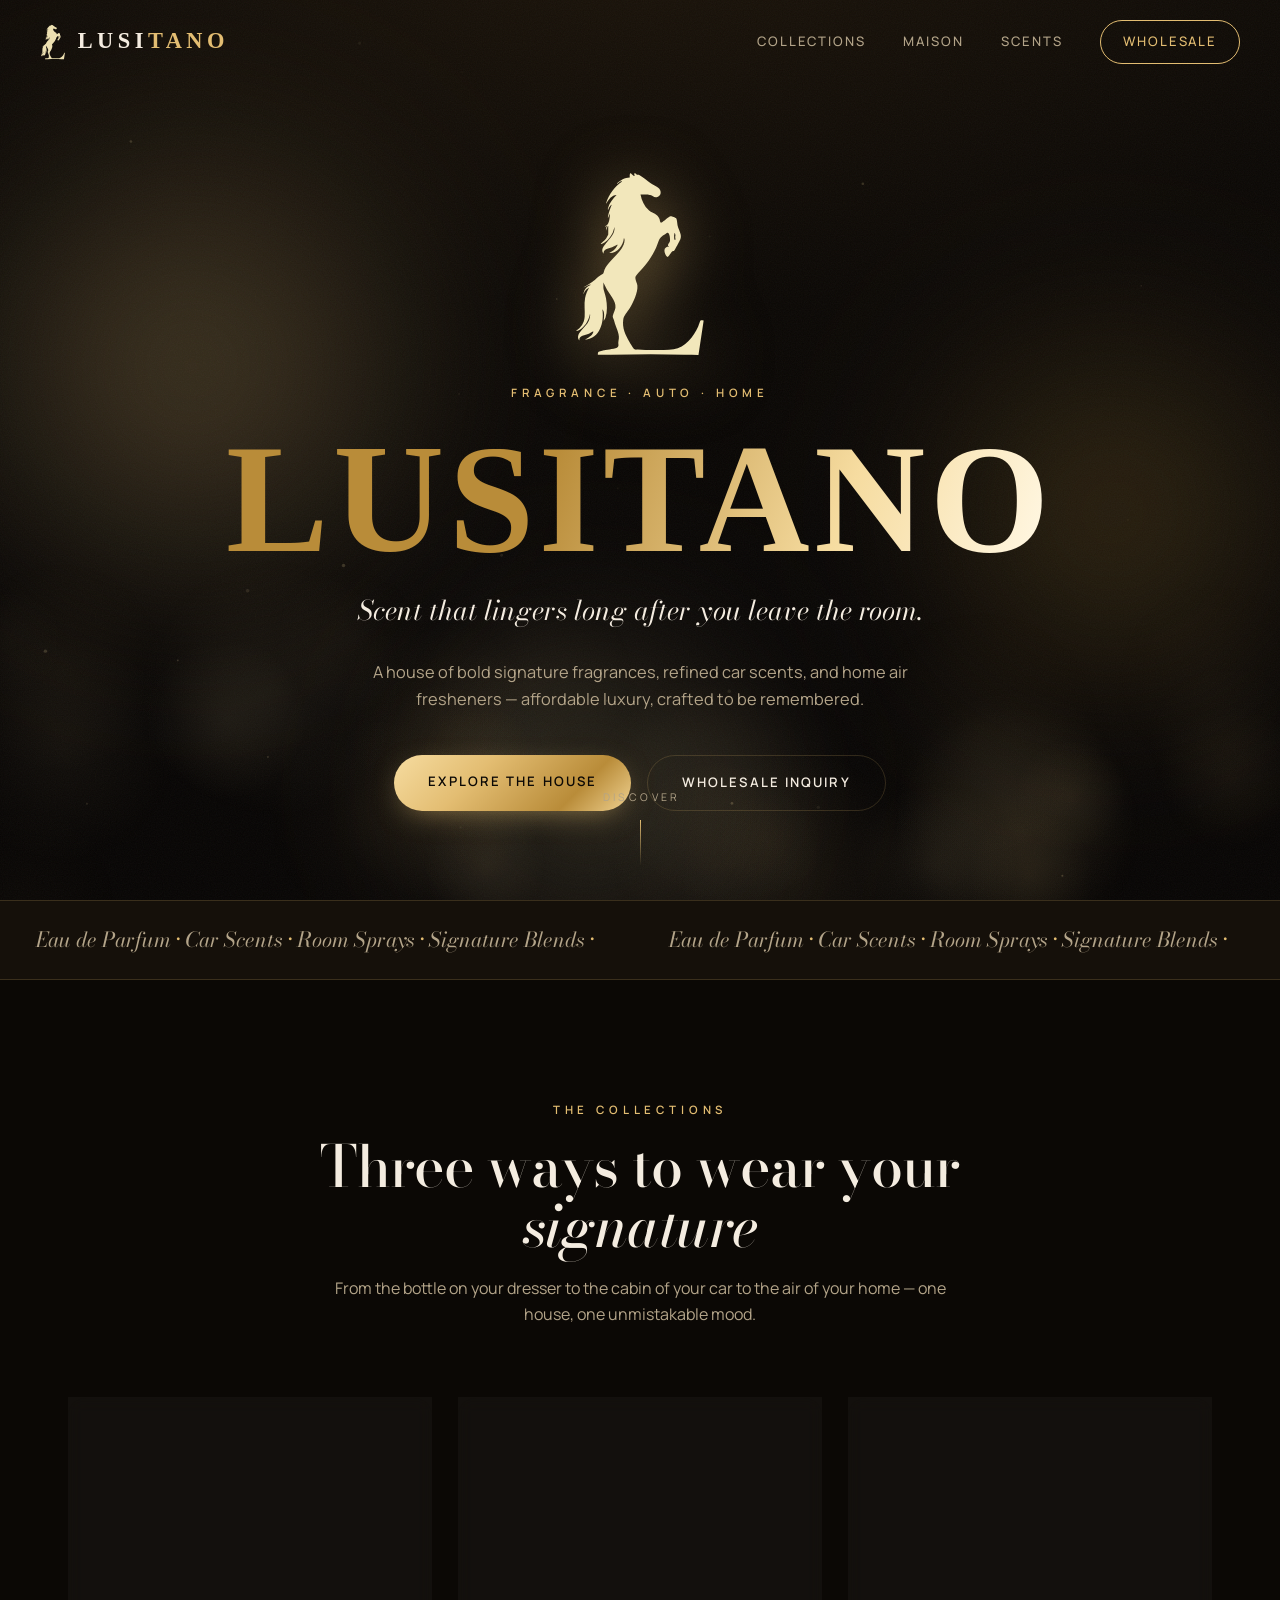
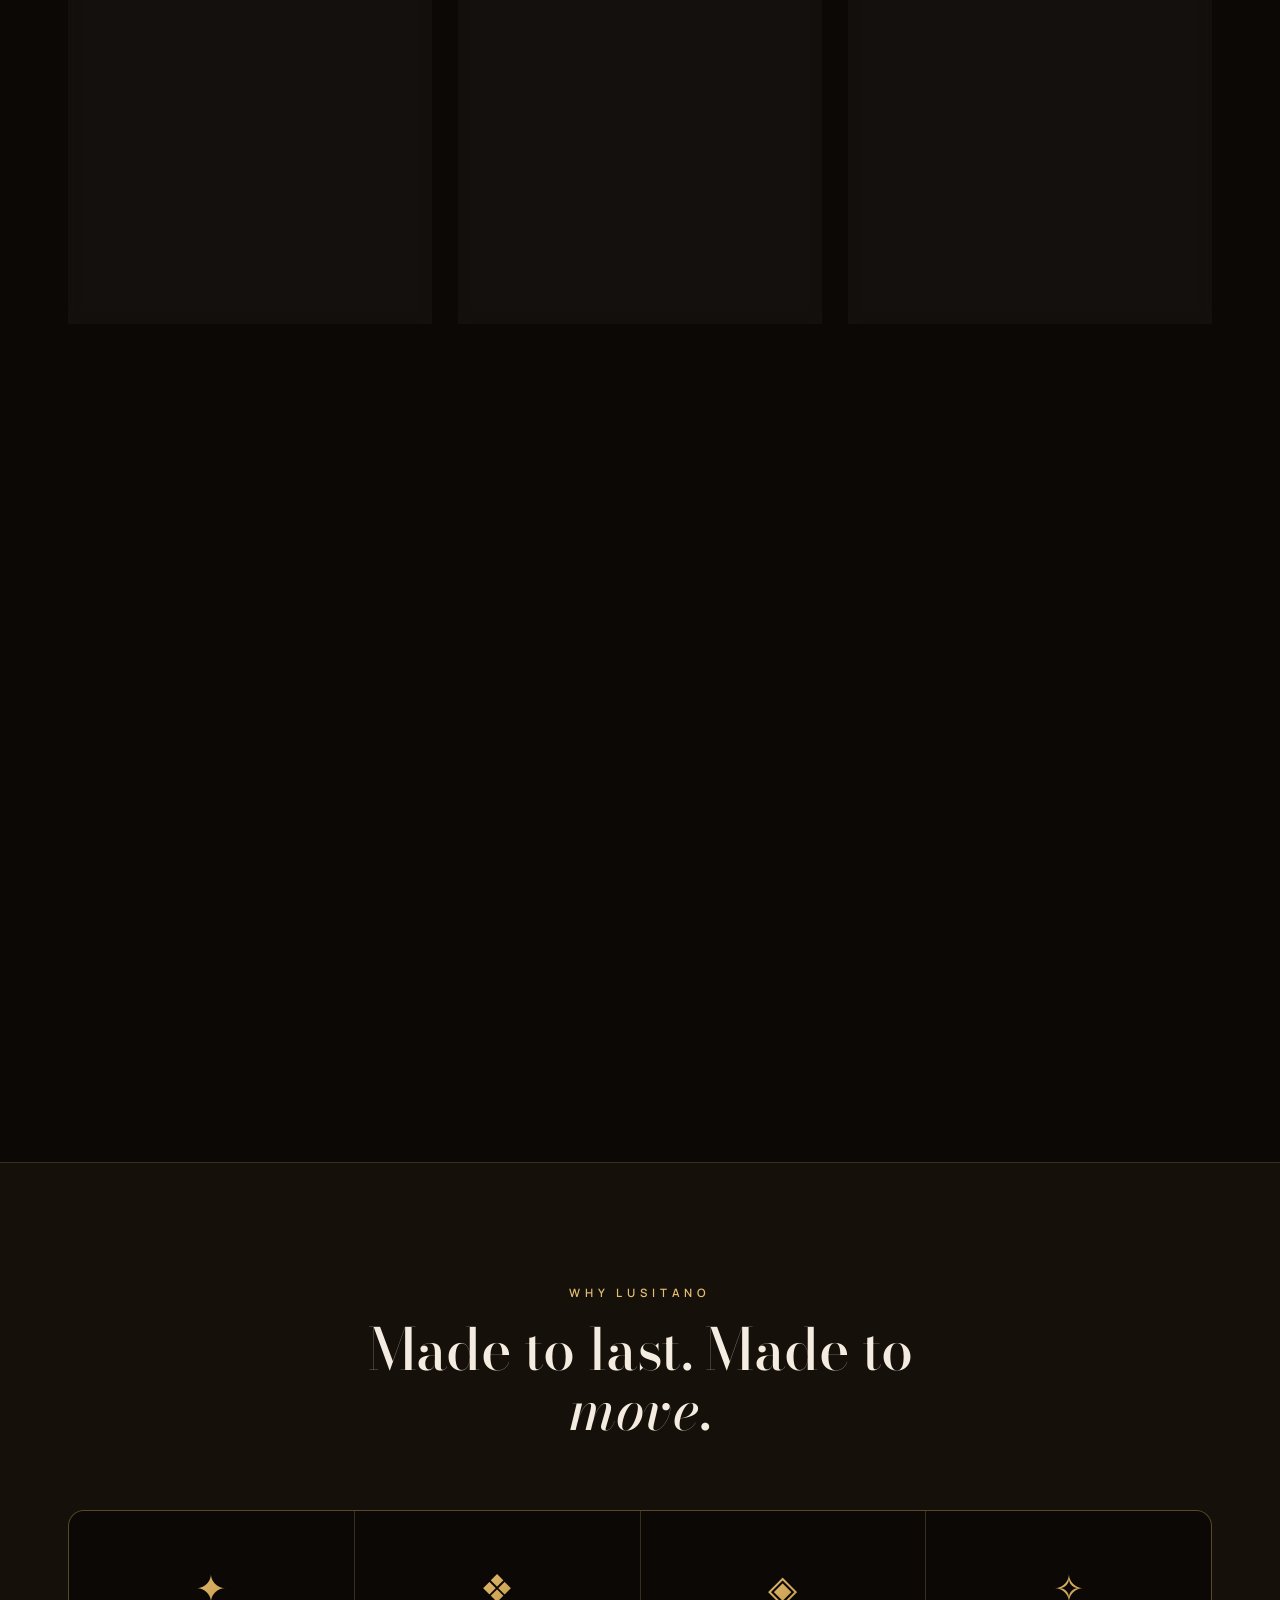
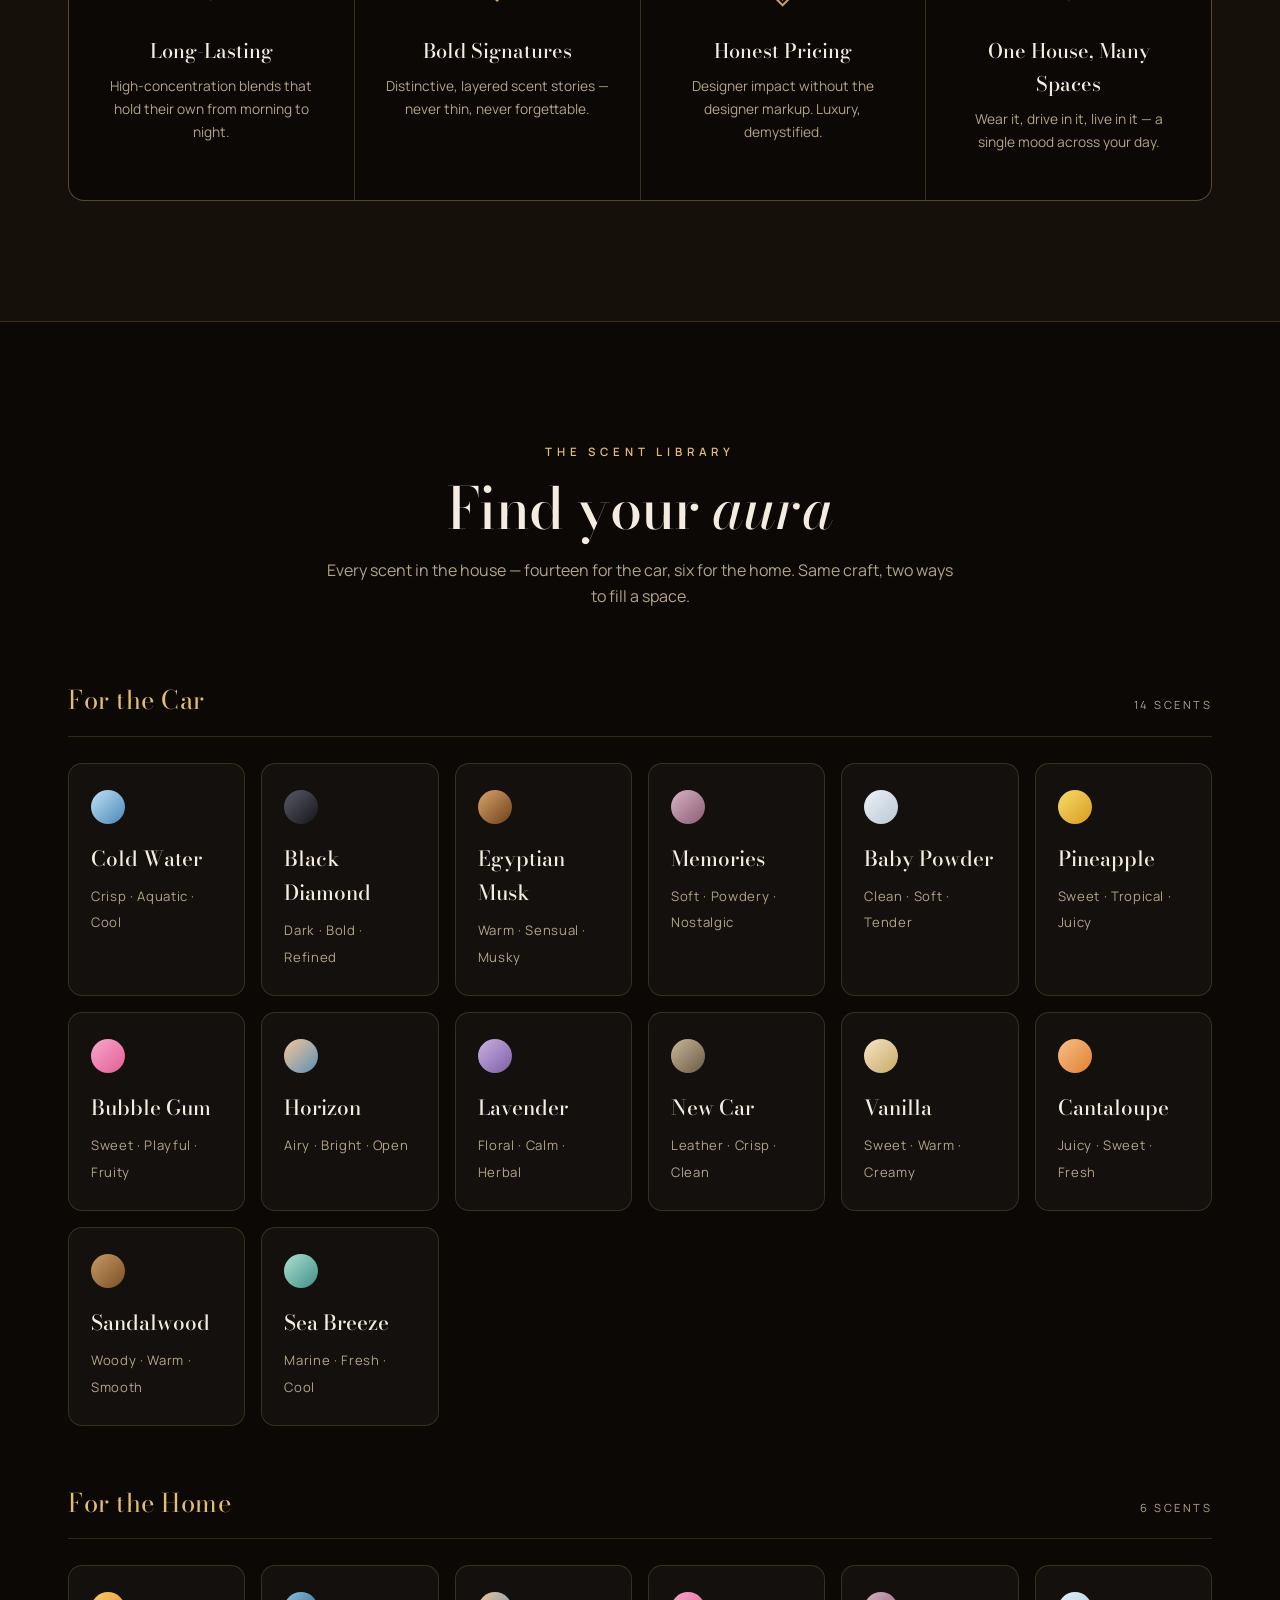
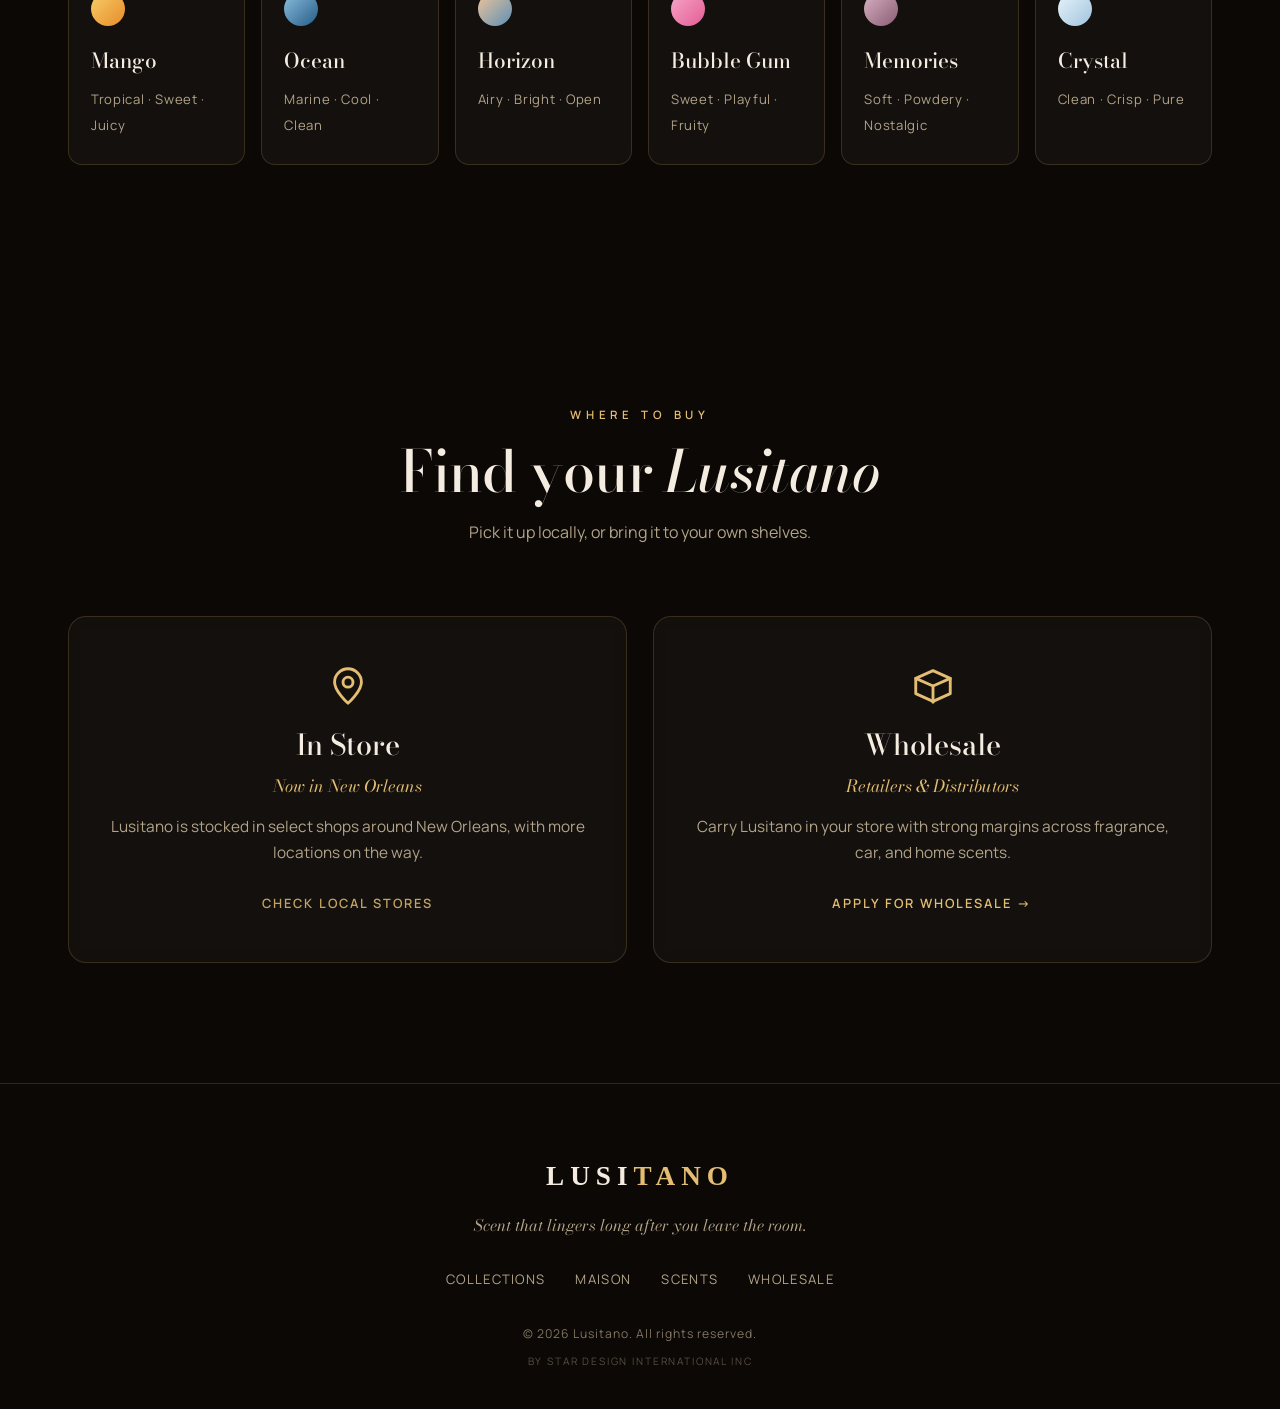
<file: index (29).html>
<!DOCTYPE html>
<html lang="en">
<head>
<meta charset="UTF-8">
<meta name="viewport" content="width=device-width, initial-scale=1.0">
<title>Lusitano — Signature Fragrance, Car &amp; Home Scents</title>
<meta name="description" content="Lusitano crafts bold signature fragrances, car scents, and home air fresheners. Affordable luxury, made to linger. Wholesale inquiries welcome.">

<!-- Open Graph -->
<meta property="og:type" content="website">
<meta property="og:title" content="Lusitano — Signature Fragrance, Car &amp; Home Scents">
<meta property="og:description" content="Bold signature fragrances, car scents, and home air fresheners. Affordable luxury, made to linger.">
<meta property="og:site_name" content="Lusitano">
<meta name="theme-color" content="#0b0805">
<meta name="google" content="nopagereadaloud notranslate">
<meta name="referrer" content="no-referrer-when-downgrade">
<link rel="icon" type="image/svg+xml" href="favicon.svg">

<link rel="preconnect" href="https://fonts.googleapis.com">
<link rel="preconnect" href="https://fonts.gstatic.com" crossorigin>
<link href="https://fonts.googleapis.com/css2?family=Bodoni+Moda:ital,opsz,wght@0,6..96,400;0,6..96,500;0,6..96,600;0,6..96,700;0,6..96,900;1,6..96,400;1,6..96,500&family=Tinos:wght@400;700&family=Manrope:wght@300;400;500;600;700&display=swap" rel="stylesheet">

<style>
:root{
  --bg:#0b0805;
  --bg-2:#15100a;
  --ink:#f4ece0;
  --muted:#b3a489;
  --gold:#e3bd72;
  --gold-bright:#f6dca0;
  --logo:#ecdfb0;
  --gold-deep:#b98c39;
  --line:rgba(227,189,114,.18);
  --glass:rgba(255,255,255,.035);
  --grad-gold:linear-gradient(135deg,#f6dca0 0%,#e3bd72 35%,#b98c39 75%,#f0d291 100%);
  --serif:"Bodoni Moda",serif;
  --wordmark:"Times New Roman","Tinos",Times,serif;
  --sans:"Manrope",system-ui,sans-serif;
}
*{margin:0;padding:0;box-sizing:border-box}
html{scroll-behavior:smooth}
body{
  background:var(--bg);
  color:var(--ink);
  font-family:var(--sans);
  font-weight:400;
  line-height:1.65;
  overflow-x:hidden;
  -webkit-font-smoothing:antialiased;
}

/* ---- Atmospheric background ---- */
.atmosphere{position:fixed;inset:0;z-index:-3;overflow:hidden;background:radial-gradient(120% 80% at 50% -10%,#1c140a 0%,#0b0805 55%,#070504 100%)}
.mist{position:absolute;border-radius:50%;filter:blur(70px);opacity:.5;mix-blend-mode:screen;animation:drift 24s ease-in-out infinite}
.mist.a{width:46vw;height:46vw;left:-8vw;top:8vh;background:radial-gradient(circle,rgba(227,189,114,.55),transparent 70%)}
.mist.b{width:38vw;height:38vw;right:-6vw;top:30vh;background:radial-gradient(circle,rgba(185,140,57,.5),transparent 70%);animation-duration:30s;animation-delay:-6s}
.mist.c{width:32vw;height:32vw;left:30vw;bottom:-10vh;background:radial-gradient(circle,rgba(246,220,160,.4),transparent 70%);animation-duration:34s;animation-delay:-12s}
@keyframes drift{
  0%,100%{transform:translate(0,0) scale(1)}
  33%{transform:translate(6vw,-5vh) scale(1.12)}
  66%{transform:translate(-5vw,4vh) scale(.95)}
}
/* grain */
.mist-canvas{position:fixed;inset:0;z-index:-1;pointer-events:none}
.grain{position:fixed;inset:0;z-index:-2;pointer-events:none;opacity:.05;
  background-image:url("data:image/svg+xml,%3Csvg xmlns='http://www.w3.org/2000/svg' width='160' height='160'%3E%3Cfilter id='n'%3E%3CfeTurbulence type='fractalNoise' baseFrequency='0.85' numOctaves='3'/%3E%3C/filter%3E%3Crect width='100%25' height='100%25' filter='url(%23n)'/%3E%3C/svg%3E")}

/* ---- Shared ---- */
.wrap{max-width:1200px;margin:0 auto;padding:0 28px}
.gold-text{background:var(--grad-gold);-webkit-background-clip:text;background-clip:text;color:transparent}
.eyebrow{font-family:var(--sans);font-size:.72rem;letter-spacing:.42em;text-transform:uppercase;color:var(--gold);font-weight:600;margin-bottom:18px}
h1,h2,h3{font-family:var(--serif);font-weight:500;line-height:1.04;letter-spacing:-.01em}
section{position:relative;padding:120px 0}

/* ---- Nav ---- */
nav{position:fixed;top:0;left:0;right:0;z-index:50;display:flex;align-items:center;justify-content:space-between;
  padding:20px 40px;transition:.4s}
nav.scrolled{padding:14px 40px;background:rgba(11,8,5,.92);border-bottom:1px solid var(--line)}
.logo{display:flex;align-items:center;gap:12px;text-decoration:none;font-family:var(--wordmark);font-weight:700;font-size:1.4rem;letter-spacing:.2em;text-transform:uppercase;color:var(--ink)}
.logo .logo-word span{color:var(--gold)}
.logo-mark{height:36px;width:auto;aspect-ratio:277/388;color:var(--logo);display:block}
.hero-mark{height:clamp(120px,17vw,190px);width:auto;aspect-ratio:277/388;color:#f2e7bb;margin-bottom:24px;opacity:0;animation:rise .9s .1s forwards;filter:drop-shadow(0 14px 34px rgba(227,189,114,.5))}
.nav-links{display:flex;gap:38px;align-items:center}
.nav-links a{color:var(--muted);text-decoration:none;font-size:.82rem;letter-spacing:.14em;text-transform:uppercase;font-weight:500;transition:.3s;position:relative}
.nav-links a:hover{color:var(--ink)}
.nav-links a.cta{padding:10px 22px;border:1px solid var(--gold);border-radius:40px;color:var(--gold)}
.nav-links a.cta:hover{background:var(--gold);color:#0b0805}
.burger{display:none;flex-direction:column;gap:5px;cursor:pointer;background:none;border:none;padding:4px}
.burger span{width:26px;height:2px;background:var(--gold);display:block;transition:.3s;transform-origin:center}
.burger.open span:nth-child(1){transform:translateY(7px) rotate(45deg)}
.burger.open span:nth-child(2){opacity:0}
.burger.open span:nth-child(3){transform:translateY(-7px) rotate(-45deg)}

/* ---- Hero ---- */
.hero{position:relative;min-height:100vh;display:flex;flex-direction:column;align-items:center;justify-content:center;text-align:center;padding-top:80px}
.hero .eyebrow{opacity:0;animation:rise .9s .2s forwards}
.hero h1{font-family:var(--wordmark);font-size:clamp(3.4rem,12vw,10rem);font-weight:700;letter-spacing:.03em;opacity:0;animation:rise 1s .35s forwards}
.hero h1 .shimmer{background:linear-gradient(110deg,#b98c39 20%,#f6dca0 38%,#fff6e0 50%,#f6dca0 62%,#b98c39 80%);
  background-size:200% auto;-webkit-background-clip:text;background-clip:text;color:transparent;animation:shine 6s linear infinite}
@keyframes shine{to{background-position:200% center}}
.hero .tag{font-family:var(--serif);font-style:italic;font-size:clamp(1.1rem,2.6vw,1.7rem);color:var(--ink);margin-top:8px;opacity:0;animation:rise 1s .55s forwards}
.hero .sub{max-width:540px;color:var(--muted);margin:26px auto 0;font-size:1.02rem;opacity:0;animation:rise 1s .7s forwards}
.hero-cta{display:flex;gap:16px;margin-top:42px;opacity:0;animation:rise 1s .85s forwards;flex-wrap:wrap;justify-content:center}
.btn{font-family:var(--sans);font-size:.82rem;letter-spacing:.16em;text-transform:uppercase;font-weight:600;
  padding:16px 34px;border-radius:44px;text-decoration:none;cursor:pointer;border:none;transition:.35s;display:inline-block;position:relative;overflow:hidden}
.btn-gold::after{content:"";position:absolute;top:0;left:-80%;width:50%;height:100%;
  background:linear-gradient(105deg,transparent 20%,rgba(255,250,235,.5) 50%,transparent 80%);
  transform:skewX(-20deg);transition:left .6s ease}
.btn-gold:hover::after{left:130%}
.card::after,.buy-card::after{content:"";position:absolute;top:0;left:-90%;width:55%;height:100%;
  background:linear-gradient(105deg,transparent 20%,rgba(246,220,160,.07) 50%,transparent 80%);
  transform:skewX(-18deg);transition:left .8s ease;pointer-events:none}
.card:hover::after,.buy-card:hover::after{left:140%}
.buy-card{position:relative;overflow:hidden}
.scroll-progress{position:fixed;top:0;left:0;height:2px;width:0;background:var(--grad-gold);z-index:70;box-shadow:0 0 8px rgba(227,189,114,.5)}
@media(prefers-reduced-motion:reduce){.btn-gold::after,.card::after,.buy-card::after{display:none}}
.btn-gold{background:var(--grad-gold);color:#0b0805;box-shadow:0 8px 30px -10px rgba(227,189,114,.6)}
.btn-gold:hover{transform:translateY(-3px);box-shadow:0 14px 40px -10px rgba(227,189,114,.8)}
.btn-ghost{border:1px solid var(--line);color:var(--ink)}
.btn-ghost:hover{border-color:var(--gold);color:var(--gold)}
.scroll-hint{position:absolute;bottom:34px;left:0;right:0;display:flex;flex-direction:column;align-items:center;color:var(--muted);font-size:.66rem;text-transform:uppercase;opacity:0;animation:rise 1s 1.1s forwards}
.scroll-hint .sh-text{letter-spacing:.32em;margin-right:-.32em}
.scroll-hint::after{content:"";display:block;width:1px;height:46px;background:linear-gradient(var(--gold),transparent);margin-top:14px}
@keyframes rise{from{opacity:0;transform:translateY(28px)}to{opacity:1;transform:translateY(0)}}

/* ---- Marquee strip ---- */
.marquee{border-top:1px solid var(--line);border-bottom:1px solid var(--line);padding:22px 0;overflow:hidden;white-space:nowrap;background:var(--bg-2)}
.marquee-track{display:inline-block;animation:scroll 28s linear infinite}
.marquee-track span{font-family:var(--serif);font-style:italic;font-size:1.3rem;color:var(--muted);margin:0 36px}
.marquee-track span b{color:var(--gold);font-style:normal;font-weight:500}
@keyframes scroll{from{transform:translateX(0)}to{transform:translateX(-50%)}}

/* ---- Section heading ---- */
.head{text-align:center;max-width:640px;margin:0 auto 70px}
.head h2{font-size:clamp(2.2rem,5vw,3.6rem)}
.head p{color:var(--muted);margin-top:18px}

/* ---- Collections ---- */
.collections{display:grid;grid-template-columns:repeat(3,1fr);gap:26px}
.card{position:relative;border:1px solid var(--line);border-radius:18px;padding:42px 32px 38px;background:var(--glass);
  backdrop-filter:blur(8px);overflow:hidden;transition:.45s;text-align:center}
.card::before{content:"";position:absolute;inset:0;background:radial-gradient(120% 80% at 50% 0%,rgba(227,189,114,.12),transparent 60%);opacity:0;transition:.45s}
.card:hover{transform:translateY(-8px);border-color:var(--gold)}
.card:hover::before{opacity:1}
.card .art{height:280px;display:flex;align-items:center;justify-content:center;margin-bottom:26px}
.card .art svg{height:100%;filter:drop-shadow(0 16px 30px rgba(227,189,114,.25))}
.card .art img{max-height:280px;max-width:92%;width:auto;object-fit:contain;filter:drop-shadow(0 18px 34px rgba(0,0,0,.5));pointer-events:none;-webkit-user-select:none;user-select:none;-webkit-user-drag:none;-webkit-touch-callout:none}
.card h3{font-size:1.7rem;margin-bottom:10px}
.card p{color:var(--muted);font-size:.94rem}
.card .num{position:absolute;top:18px;right:22px;font-family:var(--serif);font-style:italic;color:var(--line);font-size:1.4rem}

/* ---- Story / split ---- */
.story{display:grid;grid-template-columns:1.1fr .9fr;gap:80px;align-items:center}
.story .vis{aspect-ratio:1;border-radius:20px;border:1px solid var(--line);background:
  radial-gradient(circle at 50% 35%,rgba(227,189,114,.18),transparent 60%),var(--bg-2);
  display:flex;align-items:center;justify-content:center;position:relative;overflow:hidden}
.story .vis svg{height:62%;filter:drop-shadow(0 20px 40px rgba(227,189,114,.3))}
.maison-img{max-height:72%;max-width:72%;width:auto;object-fit:contain;filter:drop-shadow(0 22px 44px rgba(0,0,0,.55));pointer-events:none;-webkit-user-select:none;user-select:none;-webkit-user-drag:none;-webkit-touch-callout:none;position:relative;z-index:2}
.story .vis .ring{position:absolute;width:78%;height:78%;border:1px solid var(--line);border-radius:50%;animation:spin 40s linear infinite}
.story .vis .ring.two{width:92%;height:92%;animation-duration:60s;animation-direction:reverse;border-style:dashed}
@keyframes spin{to{transform:rotate(360deg)}}
.story h2{font-size:clamp(2rem,4.5vw,3.2rem);margin-bottom:24px}
.story p{color:var(--muted);margin-bottom:18px}
.story .signoff{font-family:var(--serif);font-style:italic;color:var(--gold);font-size:1.2rem}

/* ---- Features ---- */
.features{background:var(--bg-2);border-top:1px solid var(--line);border-bottom:1px solid var(--line)}
.feat-grid{display:grid;grid-template-columns:repeat(4,1fr);gap:1px;background:var(--line);border:1px solid var(--line);border-radius:16px;overflow:hidden}
.feat{background:var(--bg);padding:46px 30px;text-align:center;transition:.4s}
.feat:hover{background:var(--bg-2)}
.feat .ico{font-family:var(--serif);font-size:2.4rem;margin-bottom:14px}
.feat h4{font-family:var(--serif);font-size:1.25rem;font-weight:500;margin-bottom:8px}
.feat p{color:var(--muted);font-size:.86rem}

/* ---- Scent families ---- */
.scent-group{margin-bottom:56px}
.scent-group:last-child{margin-bottom:0}
.scent-group-head{display:flex;align-items:baseline;gap:16px;margin-bottom:26px;padding-bottom:14px;border-bottom:1px solid var(--line)}
.sg-label{font-family:var(--serif);font-size:1.6rem;color:var(--gold);letter-spacing:.02em}
.sg-count{font-size:.7rem;letter-spacing:.22em;text-transform:uppercase;color:var(--muted);margin-left:auto}
.scent-hint{display:none;font-size:.66rem;letter-spacing:.18em;text-transform:uppercase;color:var(--gold);opacity:.75;margin-left:12px}
.scents{display:grid;grid-template-columns:repeat(auto-fill,minmax(170px,1fr));gap:16px}
.scent{border:1px solid var(--line);border-radius:14px;padding:26px 22px;background:var(--glass);transition:.4s;cursor:default}
.scent:hover{border-color:var(--gold);transform:translateY(-5px)}
.scent .dot{width:34px;height:34px;border-radius:50%;margin-bottom:18px}
.scent h4{font-family:var(--serif);font-size:1.3rem;font-weight:500;margin-bottom:6px}
.scent span{color:var(--muted);font-size:.82rem;letter-spacing:.05em}

/* ---- Wholesale ---- */
.wholesale{background:radial-gradient(110% 90% at 50% 0%,#1a130a,#0b0805 70%);border-top:1px solid var(--line)}
.ws-grid{display:grid;grid-template-columns:.9fr 1.1fr;gap:70px;align-items:start}
.ws-copy h2{font-size:clamp(2.2rem,5vw,3.4rem);margin-bottom:22px}
.ws-copy p{color:var(--muted);margin-bottom:26px}
.ws-list{list-style:none}
.ws-list li{padding:14px 0;border-top:1px solid var(--line);color:var(--ink);font-size:.96rem;display:flex;gap:14px;align-items:center}
.ws-list li::before{content:"✦";color:var(--gold)}
.form{border:1px solid var(--line);border-radius:20px;padding:38px;background:var(--glass);backdrop-filter:blur(10px)}
.field{margin-bottom:20px}
.field label{display:block;font-size:.72rem;letter-spacing:.18em;text-transform:uppercase;color:var(--gold);margin-bottom:9px;font-weight:600}
.field input,.field textarea,.field select{width:100%;background:rgba(0,0,0,.3);border:1px solid var(--line);border-radius:10px;
  padding:14px 16px;color:var(--ink);font-family:var(--sans);font-size:.95rem;transition:.3s}
.field input:focus,.field textarea:focus,.field select:focus{outline:none;border-color:var(--gold);background:rgba(0,0,0,.5)}
.field textarea{resize:vertical;min-height:110px}
.field-row{display:grid;grid-template-columns:1fr 1fr;gap:18px}
.form .btn-gold{width:100%;margin-top:6px}
.dropzone{display:flex;flex-direction:column;align-items:center;text-align:center;gap:8px;padding:26px 18px;border:1.5px dashed var(--line);border-radius:12px;background:rgba(0,0,0,.25);cursor:pointer;transition:.3s}
.dropzone:hover{border-color:var(--gold);background:rgba(0,0,0,.4)}
.dz-icon{font-size:1.5rem;color:var(--gold);line-height:1}
.dz-text{font-size:.9rem;color:var(--ink)}
.dz-text b{color:var(--gold);font-weight:600}
.dz-files{font-size:.74rem;color:var(--muted);letter-spacing:.03em;word-break:break-word}
.dropzone input[type=file]{display:none}
.form-note{font-size:.78rem;color:var(--muted);text-align:center;margin-top:16px}
.buy-grid{display:grid;grid-template-columns:1fr 1fr;gap:26px}
.buy-card{border:1px solid var(--line);border-radius:18px;padding:46px 40px;background:var(--glass);backdrop-filter:blur(8px);transition:.45s;text-align:center}
.buy-card:hover{transform:translateY(-6px);border-color:var(--gold)}
.buy-ico{display:flex;justify-content:center;margin-bottom:22px;color:var(--gold)}
.buy-ico svg{height:46px;width:46px}
.buy-card h3{font-size:1.8rem;margin-bottom:12px}
.buy-card .loc{font-family:var(--serif);font-style:italic;color:var(--gold);font-size:1.05rem;margin-bottom:14px}
.buy-card p{color:var(--muted);font-size:.96rem;margin-bottom:24px}
.buy-link{color:var(--gold);text-decoration:none;font-size:.8rem;letter-spacing:.16em;text-transform:uppercase;font-weight:600;transition:.3s}
.buy-link:hover{color:var(--gold-bright)}
.buy-note{color:var(--gold);font-size:.8rem;letter-spacing:.16em;text-transform:uppercase;font-weight:600;opacity:.85}
.ws-form-wrap{max-width:560px;margin:0 auto}
.form-success{text-align:center;padding:34px 12px}
.form-success .fs-mark{font-size:2rem;color:var(--gold);margin-bottom:14px}
.form-success h3{font-family:var(--serif);font-size:1.9rem;margin-bottom:10px}
.form-success p{color:var(--muted);font-size:.95rem;max-width:340px;margin:0 auto}

/* ---- Footer ---- */
footer{padding:70px 0 40px;border-top:1px solid var(--line);text-align:center}
.foot-logo{font-family:var(--wordmark);font-weight:700;font-size:1.7rem;letter-spacing:.22em;text-transform:uppercase;margin-bottom:14px}
.foot-logo span{color:var(--gold)}
.foot-tag{font-family:var(--serif);font-style:italic;color:var(--muted);margin-bottom:30px}
.foot-links{display:flex;gap:30px;justify-content:center;flex-wrap:wrap;margin-bottom:34px}
.foot-links a{color:var(--muted);text-decoration:none;font-size:.82rem;letter-spacing:.1em;text-transform:uppercase;transition:.3s}
.foot-links a:hover{color:var(--gold)}
.copyright{color:var(--muted);font-size:.76rem;letter-spacing:.08em;opacity:.7}
.credit{color:var(--muted);font-size:.64rem;letter-spacing:.18em;text-transform:uppercase;opacity:.45;margin-top:8px}

/* ---- Reveal ---- */
.reveal{opacity:0;transform:translateY(40px);transition:.9s cubic-bezier(.2,.7,.2,1)}
.reveal.in{opacity:1;transform:none}

/* ---- Responsive ---- */
@media(max-width:900px){
  nav,nav.scrolled{padding:16px 22px}
  .nav-links{position:fixed;inset:0;width:100%;flex-direction:column;justify-content:center;align-items:center;gap:34px;background:rgba(11,8,5,.97);
    backdrop-filter:blur(20px);transform:translateX(100%);transition:.4s;z-index:55}
  .nav-links.open{transform:none}
  .nav-links a{font-size:1.15rem;letter-spacing:.18em}
  .nav-links a.cta{padding:14px 32px}
  .burger{display:flex;z-index:60}
  /* hero cleanup on mobile */
  .hero{padding:84px 24px 40px}
  .hero h1{font-size:2.7rem;letter-spacing:.02em}
  .hero .tag{font-size:1.02rem;margin-top:10px}
  .hero .sub{font-size:.92rem;margin-top:20px}
  .hero-cta{margin-top:34px;gap:12px}
  .scroll-hint{display:none}
  .collections,.feat-grid,.story,.ws-grid,.buy-grid{grid-template-columns:1fr}
  .feat-grid{gap:1px}
  .story{gap:40px}
  .ws-grid{gap:44px}
  section{padding:80px 0}
  .field-row{grid-template-columns:1fr}
  /* tone down atmosphere on mobile */
  .mist{opacity:.2;filter:blur(55px)}
  .mist.c{display:none}
  /* scents become a side-scroll carousel */
  .scents{display:flex;gap:14px;overflow-x:auto;scroll-snap-type:x mandatory;-webkit-overflow-scrolling:touch;padding:14px 4px 18px;scrollbar-width:none;margin:0 -4px}
  .scents::-webkit-scrollbar{display:none}
  .scent{flex:0 0 72%;scroll-snap-align:center;touch-action:manipulation;-webkit-tap-highlight-color:transparent}
  .scent:first-child{margin-left:14px}
  .scent:last-child{margin-right:14px}
  .scent-hint{display:block}
}
</style>
</head>
<body>

<div class="atmosphere">
  <div class="mist a"></div><div class="mist b"></div><div class="mist c"></div>
</div>
<div class="grain"></div>
<div class="scroll-progress" id="scrollProgress"></div>
<canvas class="mist-canvas" id="mistCanvas"></canvas>
<svg width="0" height="0" aria-hidden="true" style="position:absolute"><symbol id="horseMark" viewBox="822.80 273.86 277.03 388.39"><path transform="matrix(1,0,0,-1,1033.657,418.74708)" d="M0 0C1.201 1.134-.022 4.557-.046 6.034-.064 7.209 .557 8.403 .476 9.471 .398 10.495-.183 13.814-1.399 14.179-2.278 11.052-2.428 7.162-2.112 3.906-2.052 3.285-1.524-1.439 0 0M-136.891 29.08C-139.986 26.578-139.642 21.987-140.446 18.445L-141.102 24.425-139.026 29.789-142.924 26.246C-143.793 28.637-139.394 30.169-137.981 31.943-134.559 36.237-133.401 48.391-133.351 53.903L-136.895 45.759C-137.873 44.602-137.632 46.519-137.534 47.091-136.083 55.61-133.119 64.056-129.791 71.988-130.779 72.474-132.027 70.385-132.514 69.745-134.268 67.439-136.155 64.551-136.9 61.715-138.33 61.693-137.481 64.561-137.288 65.299-134.645 75.355-126.924 84.226-119.867 91.494-130.223 90.707-134.712 83.29-139.84 75.653-140.329 74.924-141.263 73.438-141.134 75.525-135.677 93.495-123.917 108.929-108.521 119.523-112.001 120.624-115.668 115.917-118.105 114.918-118.43 114.784-119.267 114.732-119.154 115.261-112.171 122.118-103.019 127.631-92.908 127.675-92.747 130.79-93.798 134.534-91.139 136.885-90.313 135.965-83.939 129.495-82.985 130.518-82.925 132.682-84.912 135.183-82.628 136.885-82.249 136.882-78.837 133.578-77.799 133.151-76.357 132.557-75.369 133.486-73.53 132.569-66.628 129.128-57.614 120.817-50.864 116.171-46.051 112.859-37.905 109.099-34.065 106.016-28.076 101.209-27.647 90.256-36.287 87.725-43.529 85.603-45.387 90.35-51.049 91.869-51.868 92.089-56.545 92.92-57.091 92.92H-70.923C-68.465 80.56-63.466 69.158-53.907 60.637-45.95 53.543-36.231 54.13-32.067 42.755-31.111 40.144-31.303 33.623-27.852 35.294-23.158 37.567-13.559 47.299-9.385 48.098-7.511 48.457 .516 45.263 1.82 44.012 3.701 42.208 4.275 31.91 5.18 28.22 7.363 19.323 14.368 10.008 10.561 1.151 9.524-1.261-.891-21.011-1.792-21.963-3.291-23.546-5.288-23.02-6.764-24.084-8.688-25.471-13.399-35.471-16.586-34.706-22.999-27.105-26.01-13.63-12.05-13.471L-14.814-11.995C-15.298-8.266-11.255-6.116-10.675-2.44-10.122 1.063-10.903 15.739-16.534 14.75-21.405 10.792-29.211 7.593-32.045 1.906-34.67-3.363-36.52-10.244-39.103-15.862-48.423-36.137-58.015-48.339-72.706-64.542-74.571-66.599-80.219-72.617-81.007-74.68-82.925-79.702-77.867-87.707-77.313-93.287-75.945-107.074-86.086-128.672-93.327-140.391-97.694-147.458-105.059-154.511-106.206-162.978-108.585-180.535-101.967-194.192-93.478-208.758-91.739-211.743-85.344-222.736-82.99-223.802-79.966-225.172-78.668-223.95-76.281-224.131-54.271-225.799-25.232-225.597-3.191-223.434 20.078-221.149 37.891-196.936 46.949-177.104 47.981-174.845 50.598-166.263 51.425-165.265 52.589-163.862 56.354-164.818 58.173-164.573L47.539-235.506C38.214-234.933 28.82-235.156 19.488-234.821-30.666-233.02-80.594-233.455-130.832-234.821-139.929-235.068-149.08-234.578-158.173-234.791-158.18-233.418-158.07-229.872-156.996-229.06-155.746-228.115-147.07-226.283-144.828-225.791-139.087-224.532-120.156-223.027-117.393-219.177-114.724-215.457-116.672-212.888-116.347-209.649-115.633-202.549-114.176-199.91-115.938-192.204-118.104-182.731-122.839-174.828-125.287-163.958-125.801-161.674-127.503-159.038-127.644-157.035-127.945-152.763-122.881-143.649-122.178-138.494-120.282-124.579-135.505-110.38-141.268-98.367L-146.822-87.25V-97.536C-146.822-101.67-142.45-113.774-141.476-119.145-139.079-132.364-138.412-146.312-142.538-159.275L-146.105-165.983C-145.872-158.172-143.267-148.229-148.942-141.869-144.857-168.03-153.548-201.627-184.413-203.939-178.414-199.873-169.681-196.574-167.528-188.901-167.283-188.028-166.971-186.876-168.439-187.279-170.377-187.812-174.07-190.793-176.627-191.864-183.65-194.804-197.604-195.557-195.773-205.709-199.163-203.263-199.184-198.356-197.93-194.679-195.292-186.942-182.093-176.109-177.648-167.435-175.221-162.701-173.13-156.386-174.131-151.083-176.451-163.023-182.11-174.159-191.984-181.472-194.963-183.678-198.932-186.583-202.855-186.206-192.424-179.068-186.068-170.054-185.098-157.147-184.119-144.118-186.651-132.302-184.224-119.008-182.821-111.324-179.561-104.342-175.898-97.542L-182.281-101.799C-184.19-104.359-186.143-106.625-186.553-109.944-187.674-110.142-187.319-108.966-187.202-108.238-185.944-100.406-180.027-95.272-173.072-92.207-173.146-90.626-176.233-91.92-177.004-92.181L-187.25-97.539C-184.907-94.72-181.56-93.376-178.566-91.515-168.526-85.274-165.864-83.213-157.087-75.212-154.617-72.961-148.91-70.551-147.547-69.147-146.227-67.789-145.179-62.081-144.121-59.805-134.801-39.76-104.845-23.189-103.528-1.033-103.459 .124-103.474 3.232-104.964 3.541-106.215-11.239-118.604-28.037-134.763-26.95-132.235-24.834-128.973-23.696-126.31-21.578-122.402-18.469-119.978-14.685-117.744-10.283-117.321-8.978-126.841-14.196-127.682-14.532-135.18-17.53-147.221-17.884-146.464-28.372-152.52-20.537-146.658-13.724-141.837-7.47-133.97 2.732-122.74 11.674-124.13 26.239L-127.328 15.615C-130.894 7.774-136.51-.04-143.761-4.836-146.108-6.388-149.625-9.117-152.493-8.163-149.279-5.336-145.213-2.288-142.583 1.078-141.387 2.608-136.891 10.319-136.891 11.701Z" fill="currentColor"/></symbol></svg>

<!-- NAV -->
<nav id="nav">
  <a class="logo" href="#top">
    <svg class="logo-mark" aria-hidden="true"><use href="#horseMark"/></svg>
    <span class="logo-word">Lusi<span>tano</span></span>
  </a>
  <div class="nav-links" id="navLinks">
    <a href="#collections">Collections</a>
    <a href="#story">Maison</a>
    <a href="#scents">Scents</a>
    <a href="wholesale.html" class="cta">Wholesale</a>
  </div>
  <button class="burger" id="burger" aria-label="Menu"><span></span><span></span><span></span></button>
</nav>

<!-- HERO -->
<header class="hero" id="top">
  <svg class="hero-mark" role="img" aria-label="Lusitano"><use href="#horseMark"/></svg>
  <div class="eyebrow">Fragrance · Auto · Home</div>
  <h1><span class="shimmer">LUSITANO</span></h1>
  <div class="tag">Scent that lingers long after you leave the room.</div>
  <p class="sub">A house of bold signature fragrances, refined car scents, and home air fresheners — affordable luxury, crafted to be remembered.</p>
  <div class="hero-cta">
    <a href="#collections" class="btn btn-gold">Explore the House</a>
    <a href="wholesale.html" class="btn btn-ghost">Wholesale Inquiry</a>
  </div>
  <div class="scroll-hint"><span class="sh-text">Discover</span></div>
</header>

<!-- MARQUEE -->
<div class="marquee">
  <div class="marquee-track">
    <span>Eau de Parfum <b>·</b> Car Scents <b>·</b> Room Sprays <b>·</b> Signature Blends <b>·</b></span>
    <span>Eau de Parfum <b>·</b> Car Scents <b>·</b> Room Sprays <b>·</b> Signature Blends <b>·</b></span>
  </div>
</div>

<!-- COLLECTIONS -->
<section id="collections">
  <div class="wrap">
    <div class="head reveal">
      <div class="eyebrow">The Collections</div>
      <h2>Three ways to wear your <em>signature</em></h2>
      <p>From the bottle on your dresser to the cabin of your car to the air of your home — one house, one unmistakable mood.</p>
    </div>
    <div class="collections">

      <div class="card reveal">
        <div class="num">01</div>
        <div class="art">
          <img src="images/fragrance.png" alt="Lusitano fine fragrance">
        </div>
        <h3>Fine Fragrance</h3>
        <p>Long-wearing eau de parfum in bold, layered signatures — designed to be noticed, priced to be yours.</p>
      </div>

      <div class="card reveal">
        <div class="num">02</div>
        <div class="art">
          <img src="images/car.png" alt="Lusitano car scent">
        </div>
        <h3>Car Scents</h3>
        <p>Concentrated oil-based sprays in signature scents like Horizon — a few mists and the cabin smells like a boutique for weeks, not days.</p>
      </div>

      <div class="card reveal">
        <div class="num">03</div>
        <div class="art">
          <img src="images/home.png" alt="Lusitano home air freshener">
        </div>
        <h3>Home &amp; Air</h3>
        <p>Fine-mist room sprays that turn an ordinary space into one people remember walking into.</p>
      </div>

    </div>
  </div>
</section>

<!-- STORY -->
<section id="story">
  <div class="wrap">
    <div class="story">
      <div class="reveal">
        <div class="eyebrow">The Maison</div>
        <h2>Luxury you can <em>actually</em> afford</h2>
        <p>Lusitano was built on a simple belief: a great scent shouldn't cost a small fortune. We obsess over the blend, the longevity, and the bottle — then we leave the inflated price tag behind.</p>
        <p>Every fragrance is composed to last, layered with character, and presented like it belongs on a department-store shelf. The only thing missing is the markup.</p>
        <p class="signoff">— The Lusitano House</p>
      </div>
      <div class="vis reveal">
        <div class="ring"></div><div class="ring two"></div>
        <img class="maison-img" src="images/maison.png" alt="Lusitano">
      </div>
    </div>
  </div>
</section>

<!-- FEATURES -->
<section class="features">
  <div class="wrap">
    <div class="head reveal">
      <div class="eyebrow">Why Lusitano</div>
      <h2>Made to last. Made to <em>move</em>.</h2>
    </div>
    <div class="feat-grid">
      <div class="feat reveal"><div class="ico gold-text">✦</div><h4>Long-Lasting</h4><p>High-concentration blends that hold their own from morning to night.</p></div>
      <div class="feat reveal"><div class="ico gold-text">❖</div><h4>Bold Signatures</h4><p>Distinctive, layered scent stories — never thin, never forgettable.</p></div>
      <div class="feat reveal"><div class="ico gold-text">◈</div><h4>Honest Pricing</h4><p>Designer impact without the designer markup. Luxury, demystified.</p></div>
      <div class="feat reveal"><div class="ico gold-text">✧</div><h4>One House, Many Spaces</h4><p>Wear it, drive in it, live in it — a single mood across your day.</p></div>
    </div>
  </div>
</section>

<!-- SCENTS -->
<section id="scents">
  <div class="wrap">
    <div class="head reveal">
      <div class="eyebrow">The Scent Library</div>
      <h2>Find your <em>aura</em></h2>
      <p>Every scent in the house — fourteen for the car, six for the home. Same craft, two ways to fill a space.</p>
    </div>

    <div class="scent-group reveal">
      <div class="scent-group-head"><span class="sg-label">For the Car</span><span class="scent-hint">Swipe →</span><span class="sg-count">14 Scents</span></div>
      <div class="scents">
        <div class="scent"><div class="dot" style="background:linear-gradient(135deg,#bfe3f5,#4a86b8)"></div><h4>Cold Water</h4><span>Crisp · Aquatic · Cool</span></div>
        <div class="scent"><div class="dot" style="background:linear-gradient(135deg,#5a5a66,#15151c)"></div><h4>Black Diamond</h4><span>Dark · Bold · Refined</span></div>
        <div class="scent"><div class="dot" style="background:linear-gradient(135deg,#d9a36a,#6e3f1c)"></div><h4>Egyptian Musk</h4><span>Warm · Sensual · Musky</span></div>
        <div class="scent"><div class="dot" style="background:linear-gradient(135deg,#d9b3c4,#8a5c74)"></div><h4>Memories</h4><span>Soft · Powdery · Nostalgic</span></div>
        <div class="scent"><div class="dot" style="background:linear-gradient(135deg,#eef3f7,#b9c6d4)"></div><h4>Baby Powder</h4><span>Clean · Soft · Tender</span></div>
        <div class="scent"><div class="dot" style="background:linear-gradient(135deg,#f6dd6b,#d99a1e)"></div><h4>Pineapple</h4><span>Sweet · Tropical · Juicy</span></div>
        <div class="scent"><div class="dot" style="background:linear-gradient(135deg,#f7a9c9,#e35c95)"></div><h4>Bubble Gum</h4><span>Sweet · Playful · Fruity</span></div>
        <div class="scent"><div class="dot" style="background:linear-gradient(135deg,#f2c79a,#5d8fb5)"></div><h4>Horizon</h4><span>Airy · Bright · Open</span></div>
        <div class="scent"><div class="dot" style="background:linear-gradient(135deg,#c9b3e0,#7e5ca8)"></div><h4>Lavender</h4><span>Floral · Calm · Herbal</span></div>
        <div class="scent"><div class="dot" style="background:linear-gradient(135deg,#c9b79a,#6b5a44)"></div><h4>New Car</h4><span>Leather · Crisp · Clean</span></div>
        <div class="scent"><div class="dot" style="background:linear-gradient(135deg,#f4e6c4,#c9a868)"></div><h4>Vanilla</h4><span>Sweet · Warm · Creamy</span></div>
        <div class="scent"><div class="dot" style="background:linear-gradient(135deg,#f6c08a,#e2802f)"></div><h4>Cantaloupe</h4><span>Juicy · Sweet · Fresh</span></div>
        <div class="scent"><div class="dot" style="background:linear-gradient(135deg,#c79a64,#7a4f24)"></div><h4>Sandalwood</h4><span>Woody · Warm · Smooth</span></div>
        <div class="scent"><div class="dot" style="background:linear-gradient(135deg,#aee0d2,#3f8f86)"></div><h4>Sea Breeze</h4><span>Marine · Fresh · Cool</span></div>
      </div>
    </div>

    <div class="scent-group reveal">
      <div class="scent-group-head"><span class="sg-label">For the Home</span><span class="scent-hint">Swipe →</span><span class="sg-count">6 Scents</span></div>
      <div class="scents">
        <div class="scent"><div class="dot" style="background:linear-gradient(135deg,#f7cf6a,#e88b2a)"></div><h4>Mango</h4><span>Tropical · Sweet · Juicy</span></div>
        <div class="scent"><div class="dot" style="background:linear-gradient(135deg,#8fc0e0,#245d86)"></div><h4>Ocean</h4><span>Marine · Cool · Clean</span></div>
        <div class="scent"><div class="dot" style="background:linear-gradient(135deg,#f2c79a,#5d8fb5)"></div><h4>Horizon</h4><span>Airy · Bright · Open</span></div>
        <div class="scent"><div class="dot" style="background:linear-gradient(135deg,#f7a9c9,#e35c95)"></div><h4>Bubble Gum</h4><span>Sweet · Playful · Fruity</span></div>
        <div class="scent"><div class="dot" style="background:linear-gradient(135deg,#d9b3c4,#8a5c74)"></div><h4>Memories</h4><span>Soft · Powdery · Nostalgic</span></div>
        <div class="scent"><div class="dot" style="background:linear-gradient(135deg,#eaf4fb,#9fc4dd)"></div><h4>Crystal</h4><span>Clean · Crisp · Pure</span></div>
      </div>
    </div>
  </div>
</section>

<!-- WHERE TO BUY -->
<section id="buy">
  <div class="wrap">
    <div class="head reveal">
      <div class="eyebrow">Where to Buy</div>
      <h2>Find your <em>Lusitano</em></h2>
      <p>Pick it up locally, or bring it to your own shelves.</p>
    </div>
    <div class="buy-grid">
      <div class="buy-card reveal">
        <div class="buy-ico">
          <svg viewBox="0 0 24 24" fill="none" stroke="currentColor" stroke-width="1.5" stroke-linecap="round" stroke-linejoin="round"><path d="M12 21s7-6.3 7-11a7 7 0 1 0-14 0c0 4.7 7 11 7 11Z"/><circle cx="12" cy="10" r="2.6"/></svg>
        </div>
        <h3>In Store</h3>
        <div class="loc">Now in New Orleans</div>
        <p>Lusitano is stocked in select shops around New Orleans, with more locations on the way.</p>
        <span class="buy-note">Check local stores</span>
      </div>
      <div class="buy-card reveal">
        <div class="buy-ico">
          <svg viewBox="0 0 24 24" fill="none" stroke="currentColor" stroke-width="1.5" stroke-linecap="round" stroke-linejoin="round"><path d="M3 8l9-4 9 4-9 4-9-4Z"/><path d="M3 8v8l9 4 9-4V8"/><path d="M12 12v8.5"/></svg>
        </div>
        <h3>Wholesale</h3>
        <div class="loc">Retailers &amp; Distributors</div>
        <p>Carry Lusitano in your store with strong margins across fragrance, car, and home scents.</p>
        <a class="buy-link" href="wholesale.html">Apply for wholesale →</a>
      </div>
    </div>
  </div>
</section>

<!-- FOOTER -->
<footer>
  <div class="wrap">
    <div class="foot-logo">Lusi<span>tano</span></div>
    <div class="foot-tag">Scent that lingers long after you leave the room.</div>
    <div class="foot-links">
      <a href="#collections">Collections</a>
      <a href="#story">Maison</a>
      <a href="#scents">Scents</a>
      <a href="wholesale.html">Wholesale</a>
    </div>
    <div class="copyright">© <span id="year"></span> Lusitano. All rights reserved.</div>
    <div class="credit">by Star Design International Inc</div>
  </div>
</footer>

<script>

// nav scroll state
const nav = document.getElementById('nav');
addEventListener('scroll', () => nav.classList.toggle('scrolled', scrollY > 40));

// mobile menu
const burger = document.getElementById('burger');
const navLinks = document.getElementById('navLinks');
burger.addEventListener('click', () => { navLinks.classList.toggle('open'); burger.classList.toggle('open'); });
navLinks.querySelectorAll('a').forEach(a => a.addEventListener('click', () => { navLinks.classList.remove('open'); burger.classList.remove('open'); }));

// year
document.getElementById('year').textContent = new Date().getFullYear();

// reveal on scroll
const io = new IntersectionObserver((entries) => {
  entries.forEach(e => { if (e.isIntersecting){ e.target.classList.add('in'); io.unobserve(e.target);} });
}, {threshold:.15});
document.querySelectorAll('.reveal').forEach(el => io.observe(el));

// ===== Scroll-triggered perfume mist =====
(function(){
  const canvas = document.getElementById('mistCanvas');
  if(!canvas) return;
  const reduce = matchMedia('(prefers-reduced-motion: reduce)').matches;
  const ctx = canvas.getContext('2d');
  let W, H, dpr;
  function resize(){
    dpr = Math.min(window.devicePixelRatio || 1, 2);
    W = canvas.width = innerWidth * dpr;
    H = canvas.height = innerHeight * dpr;
    canvas.style.width = innerWidth + 'px';
    canvas.style.height = innerHeight + 'px';
  }
  resize(); addEventListener('resize', resize);

  const particles = [];
  const mobile = matchMedia('(max-width:760px)').matches;
  const MAX = mobile ? 35 : 130;
  const ALPHA = mobile ? 0.07 : 0.16;
  function spawn(n){
    for(let i=0; i<n && particles.length<MAX; i++){
      particles.push({
        x: Math.random()*W,
        y: H*0.72 + Math.random()*H*0.3,
        r: (44 + Math.random()*78) * dpr,
        vx: (Math.random()-0.5) * 0.3 * dpr,
        vy: -(0.45 + Math.random()*1.15) * dpr,
        life: 1,
        decay: 0.0035 + Math.random()*0.004,
        phase: Math.random()*6.28,
        curl: (0.4 + Math.random()*0.5) * dpr,
        hue: Math.random() < 0.5 ? '246,220,160' : '227,189,114'
      });
    }
  }

  // ambient gold dust (desktop only) — tiny drifting specks that twinkle
  const dust = [];
  if(!mobile && !reduce){
    for(let i=0; i<26; i++){
      dust.push({
        x: Math.random()*W, y: Math.random()*H,
        r: (0.7 + Math.random()*1.3) * dpr,
        vy: -(0.06 + Math.random()*0.12) * dpr,
        vx: (Math.random()-0.5) * 0.08 * dpr,
        tw: Math.random()*6.28, tws: 0.008 + Math.random()*0.018
      });
    }
  }

  // scroll progress hairline
  const prog = document.getElementById('scrollProgress');
  function updateProg(){
    if(!prog) return;
    const max = document.documentElement.scrollHeight - innerHeight;
    prog.style.width = (max > 0 ? (scrollY / max) * 100 : 0) + '%';
  }
  updateProg();

  let lastY = scrollY;
  addEventListener('scroll', () => {
    updateProg();
    if(reduce) return;
    const dy = Math.abs(scrollY - lastY);
    lastY = scrollY;
    const n = Math.min(mobile ? 2 : 5, Math.round(dy / 16));
    if(n > 0) spawn(n);
  }, {passive:true});

  function frame(){
    ctx.clearRect(0, 0, W, H);
    ctx.globalCompositeOperation = 'lighter';
    for(let i=particles.length-1; i>=0; i--){
      const p = particles[i];
      p.phase += 0.012;
      p.x += p.vx + Math.sin(p.phase + p.y*0.004) * p.curl * 0.35;
      p.y += p.vy; p.vy *= 0.996; p.r *= 1.004; p.life -= p.decay;
      if(p.life <= 0){ particles.splice(i,1); continue; }
      const a = Math.sin(p.life * Math.PI) * ALPHA;
      const g = ctx.createRadialGradient(p.x, p.y, 0, p.x, p.y, p.r);
      g.addColorStop(0, `rgba(${p.hue},${a})`);
      g.addColorStop(1, `rgba(${p.hue},0)`);
      ctx.fillStyle = g;
      ctx.beginPath(); ctx.arc(p.x, p.y, p.r, 0, 6.3); ctx.fill();
    }
    for(const d of dust){
      d.tw += d.tws;
      d.x += d.vx; d.y += d.vy;
      if(d.y < -4){ d.y = H + 4; d.x = Math.random()*W; }
      if(d.x < -4) d.x = W + 4; else if(d.x > W + 4) d.x = -4;
      const a = 0.10 + Math.sin(d.tw) * 0.09;
      if(a <= 0.01) continue;
      ctx.fillStyle = `rgba(246,220,160,${a})`;
      ctx.beginPath(); ctx.arc(d.x, d.y, d.r, 0, 6.3); ctx.fill();
    }
    ctx.globalCompositeOperation = 'source-over';
    requestAnimationFrame(frame);
  }
  frame();
})();


</script>
</body>
</html>
</file>
<file: styles.css>
/* Lusitano — Perfumer's Labels
   One stylesheet for index.html, wholesale.html and wholesale-thanks.html. */

@font-face{font-family:"Bodoni Moda";font-style:normal;font-weight:400 900;font-display:swap;src:url(fonts/bodoni-moda.woff2) format("woff2")}
@font-face{font-family:"Bodoni Moda";font-style:italic;font-weight:400 900;font-display:swap;src:url(fonts/bodoni-moda-italic.woff2) format("woff2")}
@font-face{font-family:"Pinyon Script";font-style:normal;font-weight:400;font-display:swap;src:url(fonts/pinyon-script.woff2) format("woff2")}

:root{
  /* label stock */
  --glass:#10291c;      /* bottle-green shop glass */
  --glass-2:#173a28;
  --oxblood:#5a1a1e;
  --oxblood-2:#71262b;
  --cobalt:#1a3170;
  --cobalt-2:#22408c;
  --paper:#efe6d3;      /* ivory label */
  --paper-2:#e5d9bf;
  --ink:#1c1511;        /* print ink on paper */
  --ink-soft:#4a3d31;
  /* gold leaf, always solid */
  --leaf:#d9ad55;
  --leaf-deep:#a97b2c;
  --shade:#081610;      /* sign-painter's shade */
  --on-dark:#f3ead8;
  --on-dark-soft:#d6cbb4;

  --serif:"Bodoni Moda","Bodoni 72","Didot",Georgia,serif;
  --script:"Pinyon Script","Snell Roundhand",cursive;

  --ease-out:cubic-bezier(.23,1,.32,1);
  --ease-drawer:cubic-bezier(.32,.72,0,1);

  --wrap:1180px;
  --gutter:clamp(16px,4vw,40px);
  --rule:1px solid currentColor;
}

*,*::before,*::after{box-sizing:border-box}
*{margin:0;padding:0}
html{-webkit-text-size-adjust:100%;text-size-adjust:100%}
body{
  background:var(--glass);
  color:var(--on-dark);
  font-family:var(--serif);
  font-optical-sizing:auto;
  font-size:17px;
  line-height:1.6;
  -webkit-font-smoothing:antialiased;
  text-rendering:optimizeLegibility;
}
img,svg{display:block;max-width:100%}
a{color:inherit;text-underline-offset:.22em;text-decoration-thickness:1px}
button{font:inherit;color:inherit;background:none;border:0;cursor:pointer}
a,button,input,select,textarea,label{-webkit-tap-highlight-color:transparent;touch-action:manipulation}
::selection{background:var(--leaf);color:var(--ink)}
:focus-visible{outline:2px solid var(--leaf);outline-offset:3px;border-radius:2px}
.paper :focus-visible,.paper:focus-visible{outline-color:var(--oxblood)}
html{scrollbar-color:var(--leaf-deep) var(--glass)}

.sr-only{position:absolute;width:1px;height:1px;padding:0;margin:-1px;overflow:hidden;clip:rect(0 0 0 0);white-space:nowrap;border:0}
.skip{position:absolute;left:12px;top:-60px;z-index:100;background:var(--paper);color:var(--ink);padding:10px 14px;border-radius:4px;transition:top .2s var(--ease-out)}
.skip:focus{top:12px}

.wrap{max-width:var(--wrap);margin:0 auto;padding:0 var(--gutter)}

/* ---------- type ---------- */
h1,h2,h3{font-weight:700;line-height:1.08;letter-spacing:-.015em;text-wrap:balance}
h2{font-size:clamp(34px,5vw,60px)}
h3{font-size:clamp(22px,2.2vw,28px);letter-spacing:-.01em}
p{text-wrap:pretty}
.lede{font-size:clamp(18px,1.6vw,21px);line-height:1.55;max-width:58ch}
.caps{font-size:14px;font-weight:600;letter-spacing:.14em;text-transform:uppercase}
.script{font-family:var(--script);font-weight:400;letter-spacing:0;line-height:1}
.gilt{color:var(--leaf);text-shadow:.035em .045em 0 var(--shade)}

/* ---------- engraved label frame ----------
   Double rule inset from the edge, with concave corners cut by masks. */
.label{
  position:relative;
  background:var(--stock,var(--paper));
  color:var(--print,var(--ink));
  --notch:14px;
  -webkit-mask:
    radial-gradient(circle at 0 0,#0000 var(--notch),#000 calc(var(--notch) + .5px)) top left/51% 51% no-repeat,
    radial-gradient(circle at 100% 0,#0000 var(--notch),#000 calc(var(--notch) + .5px)) top right/51% 51% no-repeat,
    radial-gradient(circle at 0 100%,#0000 var(--notch),#000 calc(var(--notch) + .5px)) bottom left/51% 51% no-repeat,
    radial-gradient(circle at 100% 100%,#0000 var(--notch),#000 calc(var(--notch) + .5px)) bottom right/51% 51% no-repeat;
          mask:
    radial-gradient(circle at 0 0,#0000 var(--notch),#000 calc(var(--notch) + .5px)) top left/51% 51% no-repeat,
    radial-gradient(circle at 100% 0,#0000 var(--notch),#000 calc(var(--notch) + .5px)) top right/51% 51% no-repeat,
    radial-gradient(circle at 0 100%,#0000 var(--notch),#000 calc(var(--notch) + .5px)) bottom left/51% 51% no-repeat,
    radial-gradient(circle at 100% 100%,#0000 var(--notch),#000 calc(var(--notch) + .5px)) bottom right/51% 51% no-repeat;
}
.label::before,.label::after{content:"";position:absolute;pointer-events:none;border:1px solid var(--rule-c,currentColor)}
.label::before{inset:7px;border-radius:calc(var(--notch) - 2px);opacity:.75}
.label::after{inset:11px;border-radius:calc(var(--notch) - 4px);opacity:.4}

/* ---------- buttons ---------- */
.btn{
  display:inline-flex;align-items:center;justify-content:center;gap:.6em;
  min-height:48px;padding:0 26px;border-radius:4px;
  font-family:var(--serif);font-size:16px;font-weight:600;letter-spacing:.04em;
  text-decoration:none;white-space:nowrap;
  transition:transform 160ms var(--ease-out),background-color 200ms,color 200ms,box-shadow 200ms;
}
.btn:active{transform:scale(.97)}
.btn svg{width:18px;height:18px;flex:none}
.btn-leaf{background:var(--leaf);color:var(--ink);box-shadow:0 1px 0 rgba(255,255,255,.35) inset,0 6px 16px -8px rgba(0,0,0,.6)}
.btn-ink{background:var(--ink);color:var(--paper)}
.btn-line{border:1px solid currentColor}
@media (hover:hover) and (pointer:fine){
  .btn-leaf:hover{background:#e6bf6e}
  .btn-ink:hover{background:var(--oxblood)}
  .btn-line:hover{background:rgba(243,234,216,.1)}
}
.btn[disabled]{opacity:.6;cursor:progress}
.textlink{display:inline-flex;align-items:center;gap:.45em;font-weight:600;text-decoration:underline;text-decoration-color:color-mix(in srgb,currentColor 45%,transparent)}
.textlink svg{width:16px;height:16px;transition:transform 200ms var(--ease-out)}
@media (hover:hover) and (pointer:fine){.textlink:hover svg{transform:translateX(3px)}}

/* ---------- fascia (nav) ---------- */
.fascia{
  position:sticky;top:0;z-index:40;
  background:var(--oxblood);
  border-bottom:3px double rgba(217,173,85,.55);
  padding-top:env(safe-area-inset-top);
}
.fascia-in{display:flex;align-items:center;gap:24px;min-height:64px}
.brand{display:inline-flex;align-items:center;gap:10px;text-decoration:none}
.brand svg{width:22px;height:31px;color:var(--leaf)}
.brand b{font-size:21px;font-weight:800;letter-spacing:.2em;color:var(--leaf)}
.fascia nav{margin-left:auto;display:flex;align-items:center;gap:6px}
.fascia nav a{display:inline-flex;align-items:center;min-height:44px;padding:0 14px;font-size:15px;font-weight:600;letter-spacing:.06em;text-decoration:none;color:var(--on-dark);border-radius:3px;transition:background-color 200ms}
.fascia nav a[aria-current="page"]{color:var(--leaf)}
@media (hover:hover) and (pointer:fine){.fascia nav a:hover{background:rgba(243,234,216,.08)}}
.fascia nav a.trade{border:1px solid rgba(217,173,85,.6);color:var(--leaf);margin-left:6px}
.slip-btn{display:none;align-items:center;gap:8px;min-height:44px;padding:0 12px;font-size:15px;font-weight:600;color:var(--leaf)}
.slip-btn svg{width:20px;height:20px}
.slip-btn .count{min-width:22px;height:22px;padding:0 6px;border-radius:11px;background:var(--leaf);color:var(--ink);font-size:13px;line-height:22px;text-align:center}
.has-slip .slip-btn{display:inline-flex}
.menu-btn{display:none;align-items:center;gap:8px;min-height:44px;min-width:44px;padding:0 10px;font-size:15px;font-weight:600;letter-spacing:.06em}
.menu-btn svg{width:22px;height:22px}

@media (max-width:860px){
  .fascia-in{min-height:58px;gap:8px}
  .brand b{font-size:18px}
  .menu-btn{display:inline-flex;margin-left:auto}
  .has-slip .slip-btn{margin-left:auto}
  .has-slip .menu-btn{margin-left:0}
  .fascia nav{
    position:fixed;inset:0 0 0 auto;width:min(86vw,360px);
    flex-direction:column;align-items:stretch;gap:0;margin:0;
    padding:calc(78px + env(safe-area-inset-top)) 20px calc(24px + env(safe-area-inset-bottom));
    background:var(--oxblood);border-left:3px double rgba(217,173,85,.55);
    transform:translateX(100%);visibility:hidden;
    transition:transform 320ms var(--ease-drawer),visibility 0s linear 320ms;
    z-index:45;
  }
  .fascia nav a{min-height:56px;font-size:20px;border-bottom:1px solid rgba(243,234,216,.14);border-radius:0}
  .fascia nav a.trade{margin:18px 0 0;justify-content:center;border-radius:4px}
  .menu-open .fascia nav{transform:none;visibility:visible;transition:transform 320ms var(--ease-drawer)}
  .scrim{position:fixed;inset:0;background:rgba(5,12,8,.55);z-index:39;opacity:0;visibility:hidden;transition:opacity 240ms,visibility 0s linear 240ms}
  .menu-open .scrim{opacity:1;visibility:visible;transition:opacity 240ms}
  .menu-open{overflow:hidden}
  .menu-close{position:absolute;top:calc(12px + env(safe-area-inset-top));right:12px;width:44px;height:44px;display:grid;place-items:center}
  .menu-close svg{width:22px;height:22px}
}
@media (min-width:861px){.menu-close,.scrim{display:none}.slip-btn{order:3}.fascia nav{order:2}}
.has-slip.menu-open .slip{visibility:hidden}

/* ---------- the shop window (hero) ---------- */
.window{
  position:relative;overflow:hidden;
  background:linear-gradient(180deg,#0d2318 0%,var(--glass) 30%,var(--glass-2) 100%);
  padding:clamp(28px,5vh,56px) 0 0;
}
.window-frame{position:absolute;inset:12px;border:1px solid rgba(217,173,85,.28);pointer-events:none}
.window-frame::after{content:"";position:absolute;inset:6px;border:1px solid rgba(217,173,85,.14)}
.sign{text-align:center;position:relative}
.sign h1{margin:0 auto;width:min(760px,92vw)}
.sign h1 svg{width:100%;height:auto;overflow:visible}
.sign-sub{text-wrap:balance;padding:0 var(--gutter);margin-top:clamp(6px,1.4vh,14px);color:var(--on-dark);font-size:clamp(12px,1.25vw,15px);font-weight:600;letter-spacing:.24em;text-transform:uppercase}
.sign-tag{margin:clamp(10px,2vh,18px) auto 0;max-width:22ch;font-style:italic;font-weight:500;font-size:clamp(22px,2.7vw,34px);line-height:1.22;color:var(--on-dark)}

.display{position:relative;margin-top:clamp(18px,4vh,40px)}
.display-row{display:grid;grid-template-columns:1.5fr 1fr 1fr;align-items:end;gap:clamp(12px,3vw,48px);max-width:960px;margin:0 auto;padding:0 var(--gutter)}
.display-row figure{display:flex;justify-content:center;align-items:flex-end;height:clamp(140px,24vh,250px)}
.display-row img{max-height:100%;width:auto;filter:drop-shadow(0 18px 14px rgba(0,0,0,.45))}
.display-row .fr img{max-width:100%;height:auto;max-height:100%}
.ledge{height:20px;background:linear-gradient(180deg,#7d3a24 0,#5b2717 55%,#3e1a0f 100%);box-shadow:0 10px 24px -6px rgba(0,0,0,.55)}
.tags{display:grid;grid-template-columns:1.5fr 1fr 1fr;gap:clamp(12px,3vw,48px);max-width:960px;margin:0 auto;padding:0 var(--gutter) clamp(26px,5vh,48px)}
.tag{
  --stock:var(--paper);--notch:9px;
  display:block;margin-top:-2px;padding:16px 18px 18px;text-decoration:none;text-align:center;
  transform-origin:50% 0;
  transition:transform 220ms var(--ease-out);
}
.tag::before{inset:5px}.tag::after{inset:8px}
.tag .t1{display:block;font-size:clamp(16px,1.5vw,20px);font-weight:700;line-height:1.15}
.tag .t2{display:flex;align-items:center;justify-content:center;gap:6px;margin-top:4px;font-size:14px;color:var(--ink-soft)}
.tag .t2 svg{width:14px;height:14px}
.tag:active{transform:scale(.98)}
@media (hover:hover) and (pointer:fine){.tag:hover{transform:rotate(-1.2deg) translateY(2px)}}
.trade-line{position:absolute;right:calc(var(--gutter) + 14px);top:8px;font-size:15px;color:var(--on-dark-soft)}
.trade-line a{color:var(--leaf)}

@media (max-width:700px){
  .display-row,.tags{gap:10px}
  .tag{padding:12px 8px 14px}
  .tag .t2{font-size:13px}
  .trade-line{display:none}
}

/* gilding burnish: the one authored moment */
@keyframes burnish{from{clip-path:inset(0 100% 0 0)}to{clip-path:inset(0 0 0 0)}}
.js .sign h1 .leaf-layer{animation:burnish 1100ms var(--ease-out) 120ms both}

/* ---------- sections ---------- */
.section{padding:clamp(72px,11vw,128px) 0}
.on-oxblood{background:var(--oxblood);color:var(--on-dark)}
.on-cobalt{background:var(--cobalt);color:var(--on-dark)}
/* soft fleur-de-lis wallpaper behind the shelf */
#shelf{background-image:url("data:image/svg+xml,%3Csvg xmlns='http://www.w3.org/2000/svg' width='150' height='150' viewBox='0 0 150 150'%3E%3Cdefs%3E%3Cg id='f'%3E%3Cpath d='M50 3C58 14 62 27 60 40C59 48 55 56 50 63C45 56 41 48 40 40C38 27 42 14 50 3Z'/%3E%3Cpath d='M45 63C41 50 34 41 24 39C14 37 7 43 8 51C9 57 15 60 20 58C25 56 25 50 21 48C24 46 29 47 33 51C38 56 41 61 42 66Z'/%3E%3Cpath d='M55 63C59 50 66 41 76 39C86 37 93 43 92 51C91 57 85 60 80 58C75 56 75 50 79 48C76 46 71 47 67 51C62 56 59 61 58 66Z'/%3E%3Crect x='33' y='64' width='34' height='6' rx='2'/%3E%3Cpath d='M45 70C45 79 41 86 34 91C42 92 48 88 50 81C52 88 58 92 66 91C59 86 55 79 55 70Z'/%3E%3C/g%3E%3C/defs%3E%3Cg fill='%23d9ad55' fill-opacity='0.06'%3E%3Cuse href='%23f' transform='translate(18 16) scale(.39)'/%3E%3Cuse href='%23f' transform='translate(93 91) scale(.39)'/%3E%3C/g%3E%3C/svg%3E");background-size:170px 170px;background-position:center top}
.on-paper{background:var(--paper);color:var(--ink)}
.on-glass{background:var(--glass);color:var(--on-dark)}
.section-head{max-width:720px;margin-bottom:clamp(32px,5vw,56px)}
.section-head .lede{margin-top:16px}
.on-paper .lede{color:var(--ink-soft)}
.on-oxblood .lede,.on-cobalt .lede{color:var(--on-dark-soft)}

/* the house */
.house{display:grid;grid-template-columns:minmax(0,1.05fr) minmax(0,.95fr);gap:clamp(32px,6vw,88px);align-items:center}
.portrait{position:relative;padding:14px;border:1px solid rgba(217,173,85,.5)}
.portrait::after{content:"";position:absolute;inset:6px;border:1px solid rgba(217,173,85,.22);pointer-events:none}
.portrait img{width:100%;height:auto;aspect-ratio:1}
.house-copy p+p{margin-top:16px}
.house-copy .lede{margin-top:20px}
.signoff{margin-top:22px;font-size:40px;color:var(--leaf)}
.rules{--stock:var(--paper);--notch:16px;margin-top:clamp(48px,7vw,80px);padding:clamp(28px,4vw,44px)}
.rules h3{text-align:center;font-size:clamp(24px,2.6vw,32px)}
.rules h3{font-family:var(--script);font-weight:400;font-size:clamp(40px,4.4vw,54px);color:var(--oxblood);letter-spacing:0}
.rules dl{display:grid;grid-template-columns:repeat(4,1fr);margin-top:26px;border-top:1px solid rgba(28,21,17,.35)}
.rules div{padding:22px 22px 6px;border-left:1px solid rgba(28,21,17,.2)}
.rules div:first-child{border-left:0}
.rules dt{font-size:19px;font-weight:700;line-height:1.2}
.rules dd{text-wrap:pretty;margin-top:8px;font-size:16px;line-height:1.5;color:var(--ink-soft)}
@media (max-width:900px){
  .house{grid-template-columns:1fr}
  .portrait{max-width:520px}
  .rules dl{grid-template-columns:1fr 1fr}
  .rules div:nth-child(3){border-left:0}
  .rules div{border-top:1px solid rgba(28,21,17,.2)}
  .rules div:nth-child(-n+2){border-top:0}
}
@media (max-width:520px){
  .rules dl{grid-template-columns:1fr}
  .rules div{border-left:0;padding:18px 4px 4px}
  .rules div:nth-child(2){border-top:1px solid rgba(28,21,17,.2)}
}

/* ---------- the shelf ---------- */
.shelf-bar{display:flex;flex-wrap:wrap;align-items:center;gap:12px 24px;margin-bottom:32px}
.tabs{display:inline-flex;padding:4px;border:1px solid rgba(28,21,17,.35);border-radius:6px;background:var(--paper-2)}
.tabs button{min-height:44px;padding:0 18px;border-radius:4px;font-size:16px;font-weight:600;color:var(--ink-soft);transition:background-color 200ms,color 200ms}
.tabs button[aria-selected="true"]{background:var(--ink);color:var(--paper)}
.tabs button .n{font-weight:500;opacity:.75;margin-left:4px}
.shelf-hint{font-size:16px;color:var(--ink-soft)}
.on-cobalt .shelf-hint{color:var(--on-dark-soft)}
.shelf-hint svg{display:inline;width:16px;height:16px;vertical-align:-3px;margin-right:4px}

.labels{list-style:none;display:grid;grid-template-columns:repeat(auto-fill,minmax(210px,1fr));gap:18px}
.labels[hidden]{display:none}
.labels li{display:flex}
.labels{--row:276px;--rail:14px;grid-auto-rows:var(--row);row-gap:calc(var(--rail) + 14px);
  background:linear-gradient(180deg,transparent 0 var(--row),#7d3a24 var(--row),#5b2717 calc(var(--row) + var(--rail) * .55),#3e1a0f calc(var(--row) + var(--rail)),transparent calc(var(--row) + var(--rail))) 0 0/100% calc(var(--row) + var(--rail) + 14px) repeat-y;
  margin:0 calc(var(--gutter) * -.5);padding:0 calc(var(--gutter) * .5) var(--rail)}
.labels li:nth-child(3n+2) .scent{-webkit-mask:none;mask:none;border-radius:16px}
.labels li:nth-child(3n+2) .scent::before{border-radius:11px}
.labels li:nth-child(3n+2) .scent::after{border-radius:8px}
.labels li:nth-child(3n) .scent{-webkit-mask:none;mask:none;border-radius:50% 50% 6px 6px / 34px 34px 6px 6px}
.labels li:nth-child(3n) .scent::before{border-radius:50% 50% 4px 4px / 28px 28px 4px 4px}
.labels li:nth-child(3n) .scent::after{border-radius:50% 50% 3px 3px / 25px 25px 3px 3px}
.labels li:nth-child(3n) .scent .fmt{margin-top:10px}
.scent{
  --notch:12px;
  position:relative;width:100%;height:100%;
  display:flex;flex-direction:column;align-items:center;justify-content:center;text-align:center;
  padding:22px 18px 18px;
  transform-origin:50% 100%;
  transition:transform 260ms var(--ease-out);
}
.scent::before{border-color:var(--rule-c)}
.scent .fmt{align-self:stretch;margin:0 4px;padding:5px 8px;border-radius:2px;background:var(--band);color:var(--band-ink);font-size:12.5px;font-weight:700;letter-spacing:.16em;text-transform:uppercase}
.scent .nm{margin-top:10px;font-size:clamp(38px,3.4vw,44px);line-height:1.05}
.scent .rl{width:56px;height:1px;background:currentColor;opacity:.5;margin:14px auto 12px}
.scent .md{font-size:16px;font-style:italic;font-weight:500}
.scent .also{margin-top:8px;font-size:13px}
.scent .stamp{
  position:relative;flex:none;margin-top:12px;width:30px;height:30px;border-radius:50%;
  display:grid;place-items:center;border:1.5px solid currentColor;
  opacity:.55;transition:background-color 200ms,color 200ms,opacity 200ms,transform 240ms var(--ease-out)
}
.scent .stamp svg{width:15px;height:15px}
.scent .stamp .ck{display:none}
.scent[aria-pressed="true"] .stamp{opacity:1;background:var(--print);color:var(--stock);transform:rotate(-8deg)}
.scent[aria-pressed="true"] .stamp .ck{display:block}
.scent[aria-pressed="true"] .stamp .pl{display:none}
.scent:active{transform:scale(.98)}
@media (hover:hover) and (pointer:fine){
  .scent:hover{transform:rotate(-1.6deg) translateY(-2px)}
  .scent:hover .stamp{opacity:1}
}
.diamond-dust{position:absolute;inset:0;pointer-events:none;background:
  radial-gradient(1.5px 1.5px at 18% 24%,#fff9,#0000),radial-gradient(1px 1px at 72% 18%,#fffa,#0000),
  radial-gradient(1.5px 1.5px at 60% 48%,#fff8,#0000),radial-gradient(1px 1px at 28% 70%,#fff9,#0000),
  radial-gradient(1.5px 1.5px at 84% 74%,#fff8,#0000),radial-gradient(1px 1px at 44% 12%,#fff9,#0000)}

.fragrance-note{display:grid;grid-template-columns:minmax(0,1fr) minmax(0,1fr);gap:clamp(24px,5vw,64px);align-items:center;--stock:var(--oxblood);--print:var(--on-dark);--notch:16px;padding:clamp(28px,4vw,48px)}
.fragrance-note[hidden]{display:none}
.fragrance-note img{width:100%;height:auto;filter:drop-shadow(0 18px 18px rgba(0,0,0,.4))}
.fragrance-note h3{font-size:clamp(26px,3vw,36px)}
.fragrance-note p{margin-top:14px;color:var(--on-dark-soft);max-width:44ch}
@media (max-width:700px){.fragrance-note{grid-template-columns:1fr}}

@media (max-width:600px){
  .labels{grid-template-columns:1fr 1fr;column-gap:12px;--row:236px;--rail:12px}
  .scent{--notch:10px;padding:16px 12px 14px}
  .scent::before{inset:5px}.scent::after{inset:8px}
  .scent .fmt{font-size:12px;letter-spacing:.1em}
  .scent .nm{font-size:29px;margin-top:8px}
  .scent .rl{margin:10px auto 8px}
  .scent .md{font-size:13.5px;line-height:1.35}
  .scent .also{font-size:12.5px}
  .scent .stamp{margin-top:8px;width:26px;height:26px}
  .scent .fmt{margin:0 2px;padding:4px 4px}
  .scent .stamp svg{width:14px;height:14px}
}

/* ---------- shelf motion ----------
   .motion is added by script.js only, so labels stay visible if scripts fail. */
@keyframes setdown{
  0%{opacity:0;transform:translateY(-22px) rotate(-3.5deg)}
  55%{opacity:1;transform:translateY(0) rotate(1.4deg)}
  78%{transform:rotate(-.6deg)}
  100%{transform:none}
}
@keyframes rock{
  0%{transform:none}
  25%{transform:rotate(-3deg) translateY(-6px)}
  55%{transform:rotate(2deg) translateY(-2px)}
  80%{transform:rotate(-.8deg)}
  100%{transform:none}
}
.motion .labels li .scent{opacity:0}
.motion .labels li.set .scent{opacity:1;animation:setdown 720ms var(--ease-out) var(--d,0ms) backwards}
.labels li .scent.rock{animation:rock 560ms var(--ease-out)}
.mist-puff{position:fixed;left:0;top:0;z-index:60;pointer-events:none;border-radius:50%;filter:blur(8px);will-change:transform,opacity}
.mist-spark{position:fixed;left:0;top:0;z-index:60;pointer-events:none;width:4px;height:4px;border-radius:50%;background:#fff;box-shadow:0 0 0 1px rgba(255,255,255,.35)}

/* ---------- counter slip (signature) ---------- */
.slip{
  position:fixed;z-index:50;right:clamp(12px,3vw,28px);bottom:calc(clamp(12px,3vw,28px) + env(safe-area-inset-bottom));
  width:min(340px,calc(100vw - 24px));
  color:var(--ink);
  filter:drop-shadow(0 18px 28px rgba(0,0,0,.35));
  transform:translateY(calc(100% + 40px));visibility:hidden;
  transition:transform 380ms var(--ease-out),visibility 0s linear 380ms;
}
.has-slip .slip{transform:none;visibility:visible;transition:transform 380ms var(--ease-out)}
.slip-paper{
  background:#f8f2e4;padding:18px 20px 16px;
  /* torn receipt edge */
  -webkit-mask:linear-gradient(#000,#000) top/100% calc(100% - 8px) no-repeat,radial-gradient(circle at 6px 100%,#0000 5px,#000 5.5px) bottom/12px 9px repeat-x;
          mask:linear-gradient(#000,#000) top/100% calc(100% - 8px) no-repeat,radial-gradient(circle at 6px 100%,#0000 5px,#000 5.5px) bottom/12px 9px repeat-x;
  padding-bottom:26px;
}
.slip-head{display:flex;align-items:center;justify-content:space-between;gap:12px;border-bottom:1px dashed rgba(28,21,17,.45);padding-bottom:10px}
.slip-head h2{font-size:19px;letter-spacing:0}
.slip-head h2 .script{font-size:30px;color:var(--oxblood);display:block;line-height:.9}
.slip-toggle{min-width:44px;min-height:44px;display:grid;place-items:center;margin:-8px -10px -8px 0}
.slip-toggle svg{width:20px;height:20px;transition:transform 240ms var(--ease-out)}
.slip.min .slip-toggle svg{transform:rotate(180deg)}
.slip.min .slip-body{display:none}
.slip ol{list-style:none;margin:10px 0 0;max-height:min(40vh,260px);overflow:auto}
.slip li{display:flex;align-items:center;justify-content:space-between;gap:10px;padding:7px 0;border-bottom:1px dotted rgba(28,21,17,.3);font-size:16px}
.slip li b{font-family:var(--script);font-weight:400;font-size:26px;line-height:1.1}
.slip li span{font-size:13.5px;color:var(--ink-soft);display:block}
.slip li button{min-width:44px;min-height:44px;margin-right:-12px;display:grid;place-items:center;color:var(--ink-soft)}
.slip li button svg{width:16px;height:16px}
.slip-note{margin-top:10px;font-size:14px;color:var(--ink-soft);line-height:1.45}
.slip-actions{display:flex;gap:10px;margin-top:12px}
.slip-actions .btn{min-height:44px;padding:0 16px;font-size:15px;flex:1}
.slip-actions .btn-line{color:var(--ink)}
@media (hover:hover) and (pointer:fine){.slip-actions .btn-line:hover{background:rgba(28,21,17,.06)}}
.slip-status{min-height:1.2em;margin-top:8px;font-size:14px;color:var(--oxblood)}

/* ---------- the counter (where to buy) ---------- */
.on-paper.section#counter{border-top:3px double rgba(28,21,17,.45);border-bottom:3px double rgba(28,21,17,.45)}
.counter-main{position:relative;padding:clamp(24px,3vw,36px);border:1px solid rgba(28,21,17,.5);outline:1px solid rgba(28,21,17,.25);outline-offset:-7px}
.counter-main h2 .gilt-ink{color:var(--oxblood)}
.counter{display:grid;grid-template-columns:minmax(0,1.15fr) minmax(0,.85fr);gap:clamp(24px,4vw,48px);align-items:stretch}
.counter-main{display:flex;flex-direction:column;align-items:flex-start;gap:20px}
.counter-main .btn{margin-top:8px}
.trade-card{--stock:var(--oxblood);--print:var(--on-dark);--notch:16px;padding:clamp(28px,3.4vw,40px);display:flex;flex-direction:column;gap:14px}
.trade-card h3{font-size:clamp(28px,3vw,36px)}
.trade-card p{color:var(--on-dark-soft)}
.trade-card .btn{align-self:flex-start;margin-top:6px}
@media (max-width:860px){.counter{grid-template-columns:1fr}}

/* ---------- footer ---------- */
.foot{background:var(--glass);color:var(--on-dark);padding:clamp(56px,8vw,88px) 0 calc(36px + env(safe-area-inset-bottom));border-top:3px double rgba(217,173,85,.45)}
.foot-in{display:grid;grid-template-columns:1fr auto;gap:32px 48px;align-items:end}
.foot-mark{display:flex;align-items:center;gap:14px}
.foot-mark svg{width:34px;height:48px;color:var(--leaf)}
.foot-mark b{font-size:30px;font-weight:800;letter-spacing:.2em}
.foot-tag{margin-top:12px;font-style:italic;font-size:19px;color:var(--on-dark-soft)}
.foot nav{display:flex;flex-wrap:wrap;gap:4px 8px;justify-content:flex-end}
.foot nav a{display:inline-flex;align-items:center;min-height:44px;padding:0 10px;font-size:16px;text-decoration:none}
@media (hover:hover) and (pointer:fine){.foot nav a:hover{text-decoration:underline}}
.foot-legal{grid-column:1/-1;display:flex;flex-wrap:wrap;justify-content:space-between;gap:8px 24px;padding-top:24px;border-top:1px solid rgba(243,234,216,.16);font-size:14px;color:var(--on-dark-soft)}
@media (max-width:760px){.foot-in{grid-template-columns:1fr}.foot nav{justify-content:flex-start;margin-left:-10px}}

/* ---------- trade entrance (wholesale) ---------- */
.trade{background:var(--oxblood);padding:clamp(40px,7vw,88px) 0 clamp(64px,9vw,112px)}
.trade-grid{display:grid;grid-template-columns:minmax(0,.8fr) minmax(0,1.2fr);gap:clamp(28px,5vw,72px);align-items:start}
.trade-intro h1{font-size:clamp(38px,4.6vw,56px)}
.trade-intro .lede{margin-top:18px;color:var(--on-dark-soft)}
.next{margin-top:32px;list-style:none;counter-reset:n;border-top:1px solid rgba(243,234,216,.2)}
.next li{counter-increment:n;display:grid;grid-template-columns:36px 1fr;gap:12px;padding:16px 0;border-bottom:1px solid rgba(243,234,216,.2);color:var(--on-dark-soft)}
.next li::before{content:counter(n);width:30px;height:30px;border-radius:50%;border:1px solid var(--leaf);color:var(--leaf);display:grid;place-items:center;font-weight:700;font-size:15px}
.next li b{display:block;color:var(--on-dark);font-size:18px}
.back{display:inline-flex;align-items:center;gap:8px;min-height:44px;margin-bottom:20px;font-size:16px;color:var(--on-dark-soft);text-decoration:none}
.back svg{width:16px;height:16px}

.order{--stock:var(--paper);--notch:18px;padding:clamp(28px,4vw,48px)}
.order h2{font-size:clamp(26px,2.8vw,34px)}
.order .req-note{margin-top:6px;font-size:15px;color:var(--ink-soft)}
.fields{display:grid;grid-template-columns:1fr 1fr;gap:18px 20px;margin-top:24px}
.f{display:flex;flex-direction:column;gap:6px}
.f.full{grid-column:1/-1}
.f label,.f .lbl{font-size:15px;font-weight:700;letter-spacing:.02em}
.f label .opt{font-weight:500;color:var(--ink-soft)}
.f input,.f select,.f textarea{
  width:100%;min-height:48px;padding:10px 12px;
  font:16px/1.4 var(--serif);color:var(--ink);
  background:#fbf7ee;border:1px solid rgba(28,21,17,.45);border-radius:4px;
  transition:border-color 160ms,box-shadow 160ms;
}
.f textarea{min-height:120px;resize:vertical}
.f select{appearance:none;background-image:url("data:image/svg+xml,%3Csvg xmlns='http://www.w3.org/2000/svg' viewBox='0 0 24 24' fill='none' stroke='%231c1511' stroke-width='1.8' stroke-linecap='round' stroke-linejoin='round'%3E%3Cpath d='m6 9 6 6 6-6'/%3E%3C/svg%3E");background-repeat:no-repeat;background-position:right 12px center;background-size:18px;padding-right:40px}
.f input::placeholder,.f textarea::placeholder{color:#6b5d4f;opacity:1}
.f input:focus,.f select:focus,.f textarea:focus{outline:none;border-color:var(--oxblood);box-shadow:0 0 0 3px rgba(113,38,43,.22)}
.f input:user-invalid,.f textarea:user-invalid{border-color:#a3241c;box-shadow:0 0 0 3px rgba(163,36,28,.15)}
.f .err{font-size:14px;color:#8f1f18;min-height:0}
.drop{
  position:relative;display:flex;align-items:center;gap:14px;padding:16px;
  border:1.5px dashed rgba(28,21,17,.5);border-radius:6px;background:#fbf7ee;cursor:pointer;
  transition:background-color 160ms,border-color 160ms;
}
.drop:focus-within{border-color:var(--oxblood);box-shadow:0 0 0 3px rgba(113,38,43,.22)}
@media (hover:hover) and (pointer:fine){.drop:hover{background:#fff}}
.drop svg{width:28px;height:28px;flex:none;color:var(--oxblood)}
.drop .dt{font-size:16px;line-height:1.4}
.drop .dt b{display:block}
.drop .dt span{font-size:14.5px;color:var(--ink-soft)}
.drop input{position:absolute;inset:0;opacity:0;cursor:pointer;width:100%;height:100%}
.files{margin-top:6px;font-size:14.5px;color:var(--ink-soft)}
.order .submit{margin-top:26px;display:flex;flex-wrap:wrap;align-items:center;gap:14px 20px}
.order .form-note{font-size:15px;color:var(--ink-soft)}
.order .form-note.bad{color:#8f1f18;font-weight:600}
@media (max-width:900px){.trade-grid{grid-template-columns:1fr}}
@media (max-width:560px){.fields{grid-template-columns:1fr}.order .submit .btn{width:100%}}

/* ---------- thanks ---------- */
.thanks{min-height:calc(100svh - 64px);display:grid;place-items:center;text-align:center;padding:64px var(--gutter)}
.thanks .horse{width:64px;height:90px;margin:0 auto 18px;color:var(--leaf)}
.thanks h1{font-size:clamp(46px,7vw,84px)}
.thanks p{margin:18px auto 0;max-width:46ch;font-size:clamp(18px,1.6vw,21px);color:var(--on-dark-soft)}
.thanks .acts{display:flex;flex-wrap:wrap;justify-content:center;gap:12px;margin-top:30px}

/* ---------- motion preferences ---------- */
@media (prefers-reduced-motion:reduce){
  *,*::before,*::after{animation-duration:1ms!important;animation-iteration-count:1!important;transition-duration:1ms!important;scroll-behavior:auto!important}
  .js .sign h1 .leaf-layer{animation:none}
  .motion .labels li .scent{opacity:1;animation:none}
  .glint-layer{display:none}
}
</file>
